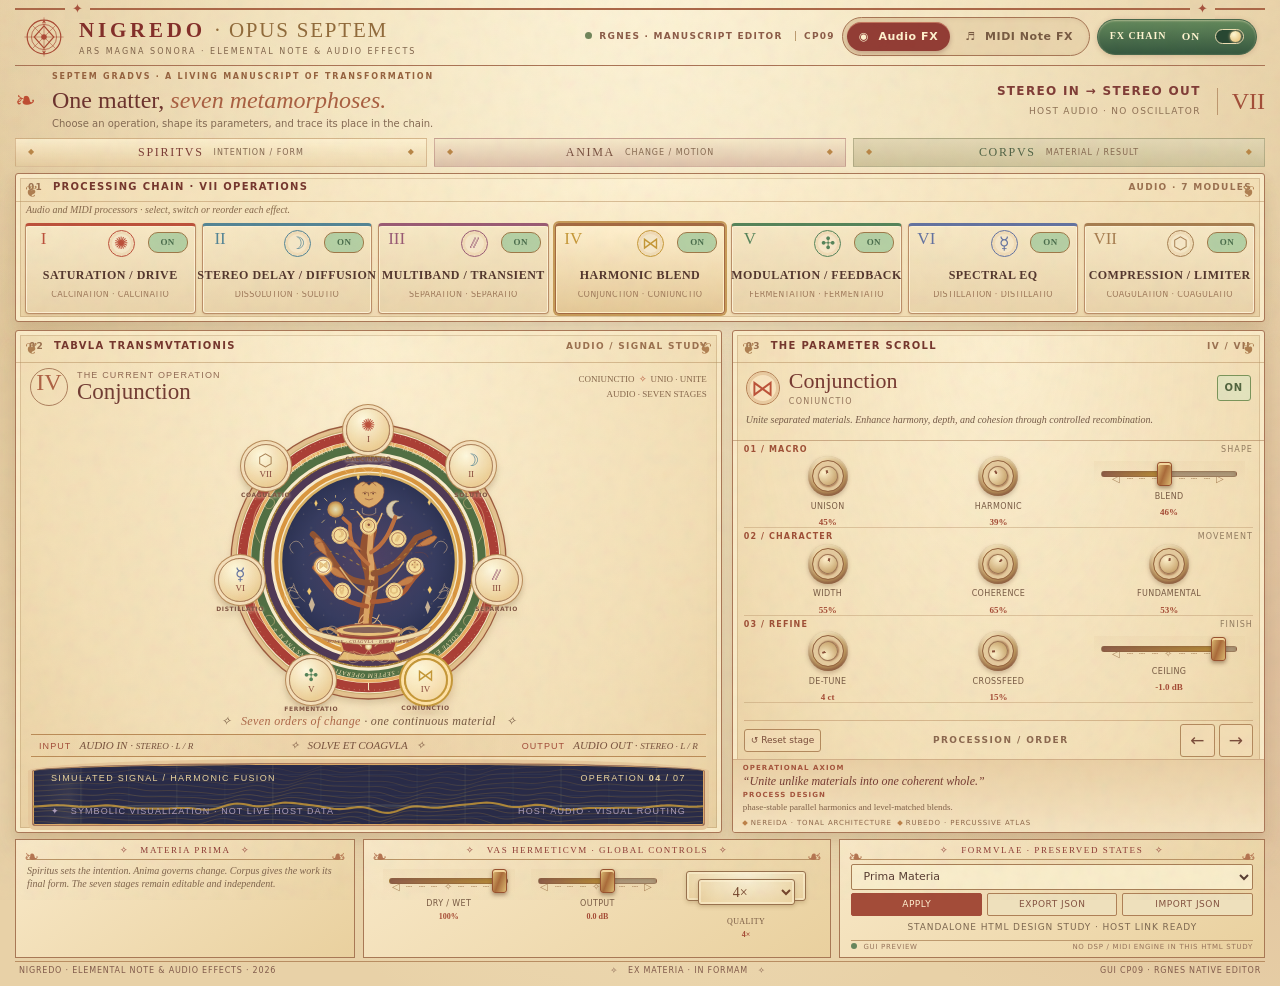
<file: Nigredo-Opus-Septem/CP10/ui/index.html>
<!doctype html>
<html lang="en">
<head><meta charset="utf-8"/><meta name="viewport" content="width=device-width, initial-scale=1"/><meta name="theme-color" content="#e9d5ad"/><meta name="description" content="Nigredo Opus Septem — an interactive manuscript-inspired GUI study for seven-stage audio and MIDI effects."/><title>Nigredo — Opus Septem · CP09 RGNES Horizontal GUI</title><link rel="stylesheet" href="styles.css"/></head>
<body><div id="app">
<header class="topbar">
 <div class="brand"><div class="brand-mark" aria-hidden="true"><svg viewBox="0 0 60 60" fill="none" xmlns="http://www.w3.org/2000/svg"><circle cx="30" cy="30" r="24" stroke="currentColor" stroke-width="1.7"/><circle cx="30" cy="30" r="18" stroke="currentColor" stroke-width="1"/><path d="M30 2v56M2 30h56M13 13l34 34M47 13 13 47" stroke="currentColor" stroke-width=".7"/><path d="M30 14l14 16-14 16-14-16z" stroke="currentColor" stroke-width="1.7"/><circle cx="30" cy="30" r="4" fill="#ad4b37"/><path d="M30 5l3 6-3-2-3 2zM30 55l3-6-3 2-3-2z" fill="currentColor"/></svg></div><div><div class="brand-name">NIGREDO <span>· OPUS SEPTEM</span></div><div class="brand-sub">ARS MAGNA SONORA · ELEMENTAL NOTE &amp; AUDIO EFFECTS</div></div></div>
 <div class="header-tools"><div class="build-status"><span class="status-dot"></span>RGNES · MANUSCRIPT EDITOR <span class="build-version">CP09</span></div><div class="mode-switch" role="group" aria-label="Effect module"><button type="button" id="audioMode" class="mode-button active" aria-pressed="true"><span class="mode-graphic">◉</span> Audio FX</button><button type="button" id="midiMode" class="mode-button" aria-pressed="false"><span class="mode-graphic">♬</span> MIDI Note FX</button></div><button id="powerBtn" type="button" class="main-power" aria-label="Turn effects chain off" aria-pressed="true" title="Toggle all seven effects stages"><span class="power-caption">FX CHAIN</span><span class="power-status" aria-live="polite">ON</span><span class="power-track" aria-hidden="true"><i class="power-thumb"></i></span></button></div>
</header>
<div class="intro"><div class="intro-lead"><span class="intro-ornament" aria-hidden="true">❧</span><div><div class="eyebrow">SEPTEM GRADVS · A LIVING MANUSCRIPT OF TRANSFORMATION</div><h1>One matter, <em>seven metamorphoses.</em></h1><p>Choose an operation, shape its parameters, and trace its place in the chain.</p></div></div><div class="intro-right"><div><b id="pathHeader">STEREO IN → STEREO OUT</b><small id="pathSubtitle">HOST AUDIO · NO OSCILLATOR</small></div><div class="counter">VII</div></div></div>
<div class="trinity" aria-hidden="true"><div class="trinity-tile"><b>SPIRITVS</b><small>INTENTION / FORM</small></div><div class="trinity-tile"><b>ANIMA</b><small>CHANGE / MOTION</small></div><div class="trinity-tile"><b>CORPVS</b><small>MATERIAL / RESULT</small></div></div>
<main class="workbench">
 <section class="illuminated stages-panel" aria-label="Seven stages"><div class="panel-heading"><span><span class="section-no">01</span> PROCESSING CHAIN · VII OPERATIONS</span><span id="chainStatusLabel">AUDIO · 7 MODULES</span></div><div class="ledger-caption">Audio and MIDI processors · select, switch or reorder each effect.</div><div class="stages-list" id="stagesList"></div><div class="stages-footer"><span class="stages-footer-mark">✥</span><div><span>As above, so below</span><small>All seven operations may be enabled, muted, and placed in a different processing order.</small></div></div></section>
 <section class="illuminated field-panel" aria-label="Alchemical transformation cosmogram"><div class="panel-heading"><span><span class="section-no">02</span> TABVLA TRANSMVTATIONIS</span><span id="fieldIdentity">AUDIO / SIGNAL STUDY</span></div>
  <div class="field-top"><div class="field-stage"><div class="stage-id" id="fieldRoman">IV</div><div><div class="field-precursor">THE CURRENT OPERATION</div><h2 id="fieldName">Conjunction</h2></div></div><div class="field-metadata"><div><span id="fieldLatin">CONIUNCTIO</span><span class="field-meta-split">✧</span><span id="fieldMotto">UNIO</span></div><span id="chainTypeLabel">AUDIO · SEVEN STAGES</span></div></div>
  <div class="cosmogram-shell"><div class="cosmogram" id="cosmogram" data-stage="3"><svg viewBox="0 0 600 600" role="img" aria-label="Cosmogram with illuminated concentric rings, seven alchemical fruit seals, a branching tree, and a vessel">
<defs>
  <radialGradient id="nightSky" cx="50%" cy="49%" r="60%"><stop offset="0" stop-color="#514364"/><stop offset=".63" stop-color="#373c60"/><stop offset="1" stop-color="#232a48"/></radialGradient>
  <radialGradient id="paperGold"><stop stop-color="#fff4c5"/><stop offset=".66" stop-color="#ead09d"/><stop offset="1" stop-color="#bb8446"/></radialGradient>
  <radialGradient id="solarGold"><stop stop-color="#fffacb"/><stop offset=".65" stop-color="#f2c66c"/><stop offset="1" stop-color="#c88643"/></radialGradient>
  <filter id="goldGlow" x="-60%" width="220%" y="-60%" height="220%"><feGaussianBlur stdDeviation="2" result="soft"/><feMerge><feMergeNode in="soft"/><feMergeNode in="SourceGraphic"/></feMerge></filter>
  <path id="upperArc" d="M 72 302 A 228 228 0 0 1 528 302"/>
  <path id="lowerArc" d="M 520 318 A 221 221 0 0 1 80 318"/>
  <pattern id="stars" patternUnits="userSpaceOnUse" width="39" height="49"><circle cx="18" cy="12" r="1" fill="#f7dcb7" opacity=".35"/><path d="M30 39h5m-2.5-2.5v5" stroke="#e3b962" stroke-width=".7" opacity=".23"/></pattern>
</defs>
<g class="ringback">
  <circle cx="300" cy="300" r="267" fill="#e4c28f" stroke="#9c5b3e" stroke-width="2.5"/>
  <circle cx="300" cy="300" r="257" fill="#f9eccd" stroke="#caaf72" stroke-width="2.2"/>
  <circle cx="300" cy="300" r="245" fill="none" stroke="#ac3f36" stroke-width="18"/>
  <circle cx="300" cy="300" r="232" fill="none" stroke="#e9ae62" stroke-width="6"/>
  <circle cx="300" cy="300" r="220" fill="none" stroke="#527044" stroke-width="16"/>
  <circle cx="300" cy="300" r="204" fill="none" stroke="#a37d36" stroke-width="4"/>
  <circle cx="300" cy="300" r="196" fill="none" stroke="#503956" stroke-width="14"/>
  <circle cx="300" cy="300" r="179" fill="none" stroke="#da973f" stroke-width="8"/>
  <circle cx="300" cy="300" r="170" fill="url(#nightSky)" stroke="#dcb465" stroke-width="5"/>
  <circle cx="300" cy="300" r="164" fill="url(#stars)" opacity=".8"/>
  <circle cx="300" cy="300" r="250" fill="none" stroke="#f8e3b2" stroke-dasharray="1 9" stroke-width="1.5" opacity=".85"/>
  <circle cx="300" cy="300" r="232" fill="none" stroke="#eacc9e" stroke-dasharray="2 12" stroke-width="1" opacity=".72"/>
  <circle cx="300" cy="300" r="204" fill="none" stroke="#ffdf9a" stroke-dasharray="1 8" stroke-width="1.5"/>
  <text class="manuscript-script"><textPath href="#upperArc" startOffset="50%" text-anchor="middle">✧ IN IGNE FORMAM  ·  IN AQVA MOTVM  ·  IN SPIRITV VITAM ✧</textPath></text>
  <text class="manuscript-script"><textPath href="#lowerArc" startOffset="50%" text-anchor="middle">✧ SOLVE ET COAGVLA  ·  SEPTEM OPERATIONES  ·  OPVS VNV M ✧</textPath></text>
  <path d="M300 50v14m0 472v14M50 300h14m472 0h14" stroke="#f8eac1" stroke-width="2"/>
</g>
<!-- Celestial emblems: solar and lunar duality. -->
<g opacity=".86"><circle cx="236" cy="199" r="16" fill="url(#solarGold)"/><path d="M236 176v-5m0 55v-6m-35-21h6m58 0h7m-58-22l6 6m36 37l7 6m-7-49l-7 7m-34 35l-6 6" stroke="#e8c981" stroke-width="1.6"/><path d="M359 183a15 15 0 1 0 7 29 18 18 0 1 1-7-29" fill="#f3e4b7" stroke="#d1b478" stroke-width="1.4"/></g>
<!-- Branching alchemical tree rising from the vessel. -->
<g class="world-tree" stroke-linecap="round" stroke-linejoin="round">
  <path d="M292 457 Q291 407 302 370 Q312 334 299 303 Q292 274 304 238" stroke="#965332" stroke-width="26" fill="none"/>
  <path d="M294 450 Q294 402 301 363 Q312 323 302 283 L305 243" stroke="#dca465" stroke-width="11" fill="none"/>
  <path d="M306 342 C264 340 249 330 225 289 Q209 262 192 247" stroke="#925433" stroke-width="12" fill="none"/>
  <path d="M310 323 C343 320 365 295 393 254 L418 244" stroke="#925433" stroke-width="12" fill="none"/>
  <path d="M300 305 C273 283 263 260 264 228 L251 216" stroke="#bd7040" stroke-width="7" fill="none"/>
  <path d="M305 282 C331 268 343 239 352 214" stroke="#bd7040" stroke-width="8" fill="none"/>
  <path d="M297 387 Q261 382 236 360 C214 339 207 321 195 312" stroke="#ad5c34" stroke-width="9" fill="none"/>
  <path d="M307 378 Q355 377 373 354 C383 338 395 324 405 315" stroke="#ad5c34" stroke-width="9" fill="none"/>
  <path d="M301 368 C267 349 260 332 245 312 M303 361 C340 345 352 323 368 301" stroke="#dcb477" stroke-width="3" fill="none"/>
  <path d="M302 240 C296 218 287 216 278 203 M304 249 C314 231 322 220 326 207" stroke="#efbf76" stroke-width="3" fill="none"/>
  <g fill="#c68149" stroke="#a85e3a" stroke-width="1.4"><path d="M220 290q-35-22-22-37 15 1 22 37"/><path d="M393 270q35-28 40-17-11 20-40 17"/><path d="M256 333q-20-30-30-20-1 16 30 20"/><path d="M350 347q32-26 39-14-8 18-39 14"/><path d="M287 278q-24-28-31-21 3 17 31 21"/></g>
  <path class="living-tendril" d="M297 430Q308 374 302 320Q262 292 226 280M302 320Q363 304 394 262"/>
</g>
<!-- Seven fruit/planet medals on branches; highlights respond to stage selection. -->
<g class="fruit-medals">
  <g class="tree-fruit fruit-0"><circle cx="300" cy="231" r="16"/><circle class="fruit-mini" cx="300" cy="231" r="12"/><text class="fruit-symbol" x="300" y="231">✺</text></g>
  <g class="tree-fruit fruit-1"><circle cx="245" cy="249" r="16"/><circle class="fruit-mini" cx="245" cy="249" r="12"/><text class="fruit-symbol" x="245" y="249">☽</text></g>
  <g class="tree-fruit fruit-2"><circle cx="357" cy="256" r="16"/><circle class="fruit-mini" cx="357" cy="256" r="12"/><text class="fruit-symbol" x="357" y="256">⫽</text></g>
  <g class="tree-fruit fruit-3"><circle cx="212" cy="309" r="16"/><circle class="fruit-mini" cx="212" cy="309" r="12"/><text class="fruit-symbol" x="212" y="309">⋈</text></g>
  <g class="tree-fruit fruit-4"><circle cx="390" cy="309" r="16"/><circle class="fruit-mini" cx="390" cy="309" r="12"/><text class="fruit-symbol" x="390" y="309">✣</text></g>
  <g class="tree-fruit fruit-5"><circle cx="249" cy="358" r="16"/><circle class="fruit-mini" cx="249" cy="358" r="12"/><text class="fruit-symbol" x="249" y="358">☿</text></g>
  <g class="tree-fruit fruit-6"><circle cx="350" cy="358" r="16"/><circle class="fruit-mini" cx="350" cy="358" r="12"/><text class="fruit-symbol" x="350" y="358">⬡</text></g>
</g>
<!-- Illuminated vessel; material enters here and is transformed. -->
<g class="vessel"><path d="M238 433Q300 455 362 433L350 473Q300 497 250 473Z" fill="#a33e38" stroke="#e1af64" stroke-width="4"/><ellipse cx="300" cy="434" rx="64" ry="12" fill="#eac37b" stroke="#9e593f" stroke-width="3"/><ellipse cx="300" cy="433" rx="50" ry="6" fill="#6f4d53" opacity=".8"/><path d="M242 446q-30 20-35-13 21-9 32 7m119 6q30 20 35-13-21-9-32 7" fill="none" stroke="#ba8c5e" stroke-width="5"/><path d="M252 474Q300 490 348 474L361 492H239Z" fill="#e5bd76" stroke="#915b45" stroke-width="2"/><path d="M255 459q18-10 32 6m57-6q-18-10-32 6" fill="none" stroke="#dcb47c" stroke-width="2"/><circle cx="300" cy="465" r="7" fill="url(#paperGold)"/></g>
<g fill="#efd3a4" opacity=".8"><path d="M184 384l6-15 6 15-6 15z"/><path d="M410 389l5-13 5 13-5 13z"/></g>

<!-- CP07 illuminated details: botanical filigree, scroll seals, etched faces and curls. -->
<g class="illuminated-miniatures" aria-hidden="true">
 <g class="filigree"><path d="M90 265c-25-37-10-72 9-85 12-9 25 3 15 14-8 9-22-1-12-12m410 83c25-37 10-72-9-85-12-9-25 3-15 14 8 9 22-1 12-12"/>
 <path d="M90 337c-25 37-10 72 9 85 12 9 25-3 15-14-8-9-22 1-12 12m410-83c25 37 10 72-9 85-12 9-25-3-15-14 8-9 22 1 12 12"/>
 <path d="M300 131c17-25 42-24 45-13 3 14-19 18-19 3m-26 10c-17-25-42-24-45-13-3 14 19 18 19 3"/>
 <path d="M300 471c19 31 37 29 41 18 5-15-14-19-16-5m-25-13c-19 31-37 29-41 18-5-15 14-19 16-5"/>
 </g>
 <g transform="translate(301 169)"><path d="M-27 7Q-34-15-20-20Q-9-29 0-17Q9-29 20-20Q34-15 27 7Q17 22 0 27Q-17 22-27 7Z" class="portrait"/>
 <path d="M-13-2q6-4 11 0m4 0q6-4 12 0m-22 11q8 5 16 0m-21-25q14-15 27 0m-15 13v7" class="portrait-ink"/><circle cx="-8" cy="-1" r="1.7" fill="#6f4135"/><circle cx="8" cy="-1" r="1.7" fill="#6f4135"/>
 <path d="M-13 27v10m26-10v10m-26 0q13 8 26 0" class="filigree"/></g>
 <g class="portrait-ink" opacity=".65"><path d="M270 216q30-14 60 0M225 271q-19-18-31 0m16 10q-17-2-26 8M376 272q16-18 28-2m-14 13q21-4 26 9"/></g>
 <g class="vessel-filigree"><path d="M263 453q10-7 20 2t18 2t18 0t18-4M270 474q30 15 60 0M246 482l-4 7 8-2 9 5 7-5 9 6 7-6 8 8 10-8 8 8 9-8 9 6 7-7 9 4 6-6"/>
 <path d="M249 443c-12-22-27-21-30-9 1 7 9 10 14 2m130 7c12-22 27-21 30-9-1 7-9 10-14 2"/></g>
 <g><path d="M166 389q-39-7-26-33 12-14 23 5-23-12-15 6 7 9 18 3" class="filigree"/>
 <path d="M434 389q39-7 26-33-12-14-23 5 23-12 15 6-7 9-18 3" class="filigree"/></g>
 <g><path d="M154 284Q140 271 154 262Q165 256 173 273M446 284Q460 271 446 262Q435 256 427 273" class="filigree"/></g>
 <path d="M155 345q-20 25-12 40m11-43q7 25 23 36m270-33q20 25 12 40m-11-43q-7 25-23 36" class="filigree"/>
 <path d="M280 419q5-12 11-16m-18 18q14 0 18-6m16-7q15 5 19 16m-5-21q-7 17-14 17" stroke="#e6b77c" fill="none" stroke-width="2"/>
 <g><path d="M178 427Q300 476 422 427L416 439Q300 483 184 440Z" fill="#efdcab" stroke="#ac764c" stroke-width="1.3"/>
  <text class="ribbon-letter" x="300" y="458" text-anchor="middle">SOLVE · COAGVLA · RENASCERE</text>
 </g>
 <g class="gold-sparks"><path d="M195 187l3-6 3 6-3 6zM415 185l3-6 3 6-3 6zM277 136l3-6 3 6-3 6zM320 130l3-6 3 6-3 6zM181 358l4-7 4 7-4 7zM415 355l4-7 4 7-4 7z"/></g>
</g>
</svg><div class="stage-path" id="stagePath" aria-label="Choose a stage from the alchemical wheel"></div></div></div>
  <div class="wheel-caption">✧ &nbsp; <span>Seven orders of change</span> · one continuous material &nbsp; ✧</div>
  <div class="hermetic-scroll"><span><b>INPUT</b> &nbsp; <span id="inputName">AUDIO IN</span> <span>·</span> <small id="inputSpec">STEREO L/R</small></span><span>✧ &nbsp; SOLVE ET COAGVLA &nbsp; ✧</span><span><b>OUTPUT</b> &nbsp; <span id="outputName">AUDIO OUT</span> <span>·</span> <small id="outputSpec">STEREO L/R</small></span></div>
  <div class="scope-block"><div id="scopeWrap" class="scope-wrap"><canvas id="scope" aria-label="Decorative animated audio or MIDI event visualization"></canvas><div class="scope-labels"><span id="scopeLabel">HARMONIC FIELD</span><span>OPERATION <b id="scopeFlow">04</b> / 07</span></div><div class="scope-bottom"><span>✦ &nbsp; SYMBOLIC VISUALIZATION · NOT LIVE HOST DATA</span><span id="safetyLabel">HOST AUDIO · VISUAL ROUTING</span></div></div></div>
 </section>
 <section class="illuminated editor-panel" aria-label="Selected stage parameter editor"><div class="panel-heading"><span><span class="section-no">03</span> THE PARAMETER SCROLL</span><span id="editorIndex">IV / VII</span></div>
  <div class="stage-editor-header"><div class="editor-title-row"><div class="editor-glyph" id="editorGlyph">⋈</div><div class="editor-names"><h2 id="editorTitle">Conjunction</h2><div id="editorLatin">CONIUNCTIO</div></div><button type="button" id="stagePower" class="stage-power on" aria-pressed="true">ON</button></div><p class="editor-desc" id="editorDesc"></p></div>
  <div class="parameters" id="parameters"></div>
  <div class="parameter-footer"><button type="button" id="resetStage" title="Reset parameters to factory stage defaults">↺ Reset stage</button><span class="micro-label">PROCESSION / ORDER</span><span><button class="move" type="button" id="moveEarlier" aria-label="Move selected stage earlier">←</button> <button class="move" type="button" id="moveLater" aria-label="Move selected stage later">→</button></span></div>
  <div class="intent-scroll"><div class="section-small">OPERATIONAL AXIOM</div><div class="intent-quote" id="stagePhrase"></div><div class="section-small">PROCESS DESIGN</div><p id="stageMethod"></p><div class="lineage"><span><i class="square"></i>NEREIDA · TONAL ARCHITECTURE</span><span><i class="square"></i>RUBEDO · PERCUSSIVE ATLAS</span></div></div>
 </section>
</main>
<div class="bottom-altar">
 <section class="altar-panel"><div class="altar-title">✧ &nbsp; MATERIA PRIMA &nbsp; ✧</div><p>Spiritus sets the intention. Anima governs change. Corpus gives the work its final form. The seven stages remain editable and independent.</p></section>
 <section class="altar-panel"><div class="altar-title">✧ &nbsp; VAS HERMETICVM · GLOBAL CONTROLS &nbsp; ✧</div><div class="master-controls" id="masterControls"></div></section>
 <section class="altar-panel"><div class="altar-title">✧ &nbsp; FORMVLAE · PRESERVED STATES &nbsp; ✧</div><div class="preset-space"><select id="presetSelect" aria-label="Choose a formula preset"></select><div class="preset-actions"><button type="button" id="applyPreset">APPLY</button><button type="button" id="savePreset">EXPORT JSON</button><button type="button" id="loadPreset">IMPORT JSON</button><input id="presetFile" type="file" accept=".json,application/json" hidden/></div></div><div id="hostNotice">STANDALONE HTML DESIGN STUDY · HOST LINK READY</div><div class="master-footer"><span><i class="safety-led"></i>GUI PREVIEW</span><span>NO DSP / MIDI ENGINE IN THIS HTML STUDY</span></div></section>
</div>
<footer class="site-footer"><div>NIGREDO · ELEMENTAL NOTE &amp; AUDIO EFFECTS · 2026</div><div>✧ &nbsp; EX MATERIA · IN FORMAM &nbsp; ✧</div><div>GUI CP09 · RGNES NATIVE EDITOR</div></footer>
</div><div class="toast" id="toast" role="status" aria-live="polite"></div>
<script src="app.js"></script></body></html>
</file>
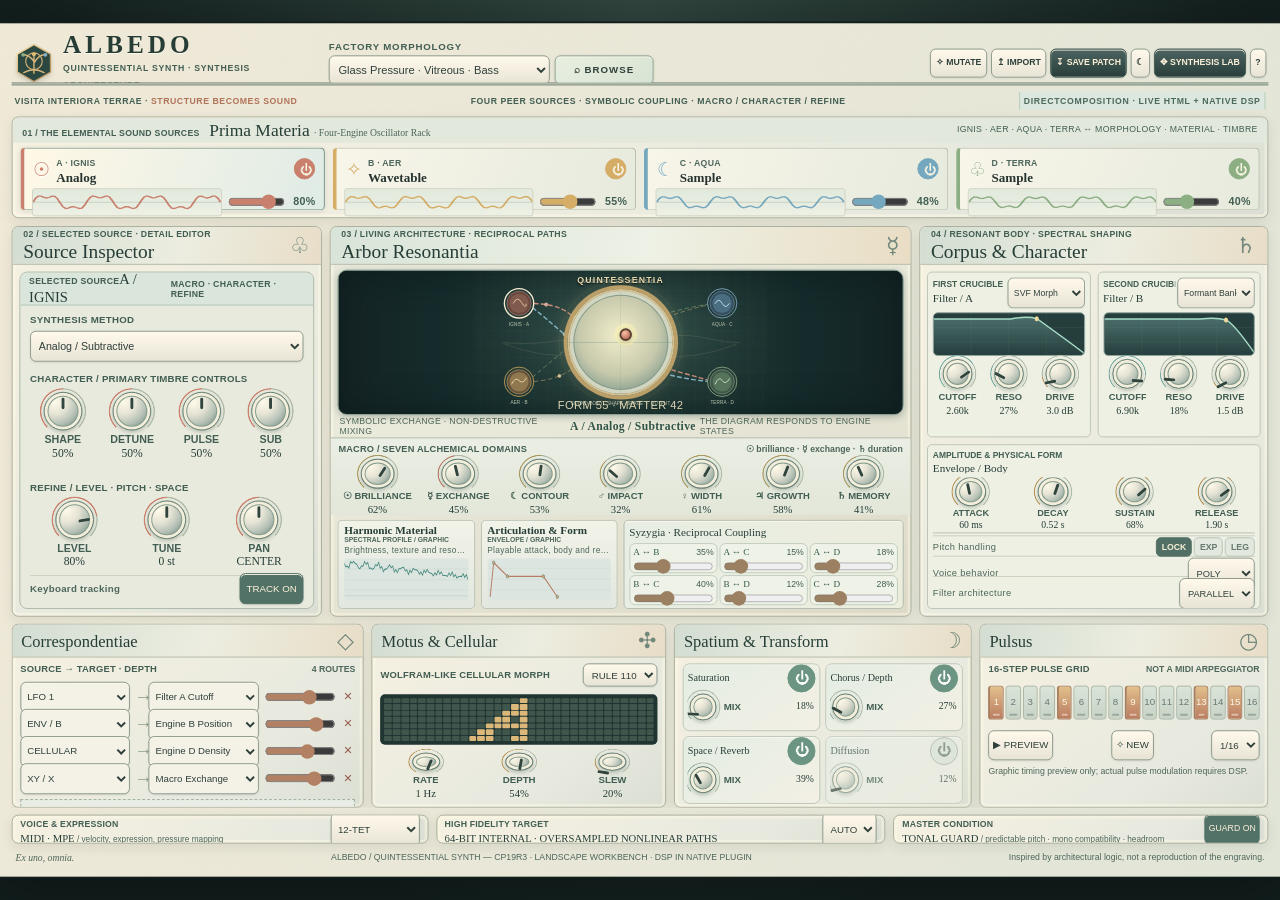
<file: Albedo-Quintessential-Synth/reference/Albedo_CP31_Aligned_Arbor_3x2.html>
<!doctype html>
<html lang="en" class="albedo-fit">
<head>
<meta charset="utf-8"/>
<meta name="viewport" content="width=device-width,initial-scale=1"/>
<meta name="theme-color" content="#1a2728"/>
<title>ALBEDO · Quintessential Synth — CP31 CP22 Landscape / 3:2 DirectComposition</title>
<style>
:root{--bg:#101a1d;--ground:#182527;--ink:#26332f;--paper:#f0e9d8;--paper2:#e9dfcc;--panel:#e5e6d8;--frame:#b1a48d;--muted:#687b75;--teal:#496c69;--rose:#bf7367;--blue:#658eac;--ochre:#b79456;--moss:#7a967a;--gold:#c09c59;--display:#1d302f;--e0:#c9806d;--e1:#d5ad67;--e2:#75a8be;--e3:#8cae83;--border:#b5b29d}
*{box-sizing:border-box}html{min-height:100%;scroll-behavior:smooth}body{margin:0;min-height:100vh;background:radial-gradient(ellipse at top,#394c49,#172425 48%,#101a1d);font:12px/1.4 'Segoe UI',Arial,sans-serif;color:var(--ink)}button,select,input{font:inherit}button{cursor:pointer}select{cursor:pointer}button:focus-visible,select:focus-visible,input:focus-visible,.dial:focus-visible,.morph-pad:focus-visible{outline:2px solid #1b7992;outline-offset:3px}
.page{max-width:1790px;min-height:100vh;margin:auto;padding:14px 16px 18px;background:linear-gradient(110deg,#f0e9d7 0%,#e8e7d8 58%,#e1e5d7 100%);box-shadow:0 0 0 2px #131d1c,0 0 65px #0006;position:relative;isolation:isolate}.page:before{content:"";position:absolute;inset:0;pointer-events:none;z-index:-1;opacity:.2;background-image:url("data:image/svg+xml,%3Csvg xmlns='http://www.w3.org/2000/svg' width='130' height='130'%3E%3Cfilter id='n'%3E%3CfeTurbulence type='fractalNoise' baseFrequency='.62' numOctaves='2'/%3E%3C/filter%3E%3Crect width='130' height='130' filter='url(%23n)' opacity='.11'/%3E%3C/svg%3E")}
header{display:grid;grid-template-columns:minmax(215px,1fr) minmax(200px,1fr) auto;gap:18px;align-items:center;padding:8px 6px 14px;border-bottom:3px double #657c6c}.brand{display:flex;align-items:center;gap:13px}.brand svg{width:50px;height:52px;filter:drop-shadow(0 3px 2px #4b463633)}.brand strong{font:600 31px/1 Georgia,serif;letter-spacing:.17em;display:block}.brand small{font:700 9px/1.6 Arial,sans-serif;letter-spacing:.22em;color:#647a6e}.phead{display:flex;align-items:center;justify-content:center;gap:10px}.phead label{font-size:9px;font-weight:700;letter-spacing:.17em;color:#68786e}.phead select{min-width:238px;max-width:290px}.control-button,select,.tiny-button{border:1px solid #8d9a8d;border-radius:6px;padding:8px 10px;background:linear-gradient(#fff9ec,#e8e4d5);color:#2f403b;box-shadow:inset 0 1px 0 #fff7e7,0 1px 2px #53615723}.control-button{font-size:10px;font-weight:750;letter-spacing:.09em;white-space:nowrap}.control-button:hover,.tiny-button:hover{background:linear-gradient(#fffaee,#d6dfd3)}.control-button.dark{background:linear-gradient(#4c6461,#293e3b);color:#fbefd7;border-color:#38514c}.actions{display:flex;flex-wrap:wrap;justify-content:flex-end;gap:7px}.meta{display:flex;justify-content:space-between;gap:10px;flex-wrap:wrap;padding:9px 4px 13px;align-items:center;font:700 9px Arial,sans-serif;letter-spacing:.17em;color:#677c73}.meta em{font-style:normal;color:#b17359}.meta .design{background:#dce8df;border:1px solid #b7ccbb;padding:4px 8px;color:#4d685d;font-size:9px;letter-spacing:.13em}
.layout{display:grid;grid-template-columns:minmax(274px,325px) minmax(480px,1fr) minmax(276px,330px);gap:12px;align-items:stretch}.surface{min-width:0;border:1px solid #abb09e;background:linear-gradient(143deg,#f6f1e1,#e7e9df 73%,#dbded3);box-shadow:inset 0 0 0 3px #fff9e66c,0 4px 12px #33413719;border-radius:12px 12px 9px 9px;overflow:hidden}.surface-title{height:65px;background:linear-gradient(105deg,#d3ddd2,#ecede0 55%,#e8ddc7);border-bottom:1px solid #b5baa8;display:flex;align-items:center;justify-content:space-between;padding:12px 15px;gap:12px}.eyebrow{font:750 9px Arial,sans-serif;letter-spacing:.19em;color:#738279;text-transform:uppercase}.surface-title h2{font:normal 19px/1.2 Georgia,serif;margin:4px 0 0;letter-spacing:.025em}.surface-title .seal{font:30px Georgia,serif;color:#71877b}.bodypad{padding:13px}.section-caption{font:750 9px Arial,sans-serif;letter-spacing:.18em;color:#79877d;text-transform:uppercase}.subrow{display:flex;align-items:center;justify-content:space-between;gap:7px}.micro{font:700 9px Arial,sans-serif;color:#73837a;letter-spacing:.09em}.divider{height:1px;background:#bcc1b1;margin:11px 0}
/* source cards */
.sources{display:grid;gap:7px}.source-card{border:1px solid #b5bba9;border-left:4px solid var(--tone);padding:8px 9px;background:linear-gradient(112deg,#f8f5e9,#e6eadd);border-radius:6px;min-width:0;transition:background .12s,border-color .12s}.source-card.selected{background:linear-gradient(112deg,#fff8e6,#dfebe6);border-color:#66887d;border-left-color:var(--tone);box-shadow:0 1px 5px #233f3b22}.source-top{display:grid;grid-template-columns:32px minmax(0,1fr) 25px;gap:8px;align-items:center}.engine-letter{font:25px Georgia,serif;color:var(--tone);text-align:center;text-shadow:0 1px white}.engine-text{min-width:0;cursor:pointer}.engine-text strong{font:600 15px Georgia,serif;white-space:nowrap;overflow:hidden;text-overflow:ellipsis;display:block}.engine-text small{font:750 8px Arial,sans-serif;letter-spacing:.13em;color:#728279;text-transform:uppercase}.power{width:24px;height:24px;border:1px solid #98a89e;border-radius:50%;background:#e4e7d9;color:#607b6e;font:16px Arial,sans-serif;line-height:1}.power.on{color:#f8f4e4;background:var(--tone);border-color:var(--tone)}.source-card:not(.enabled){opacity:.58}.source-bottom{display:flex;align-items:center;gap:7px;margin-top:7px}.wave{height:33px;min-width:0;flex:1;display:block;border:1px solid #d1d3c5;border-radius:3px;background:linear-gradient(#e1e9dd,#eef0e4)}.mini-track{flex:0 0 67px;display:flex;align-items:center;gap:4px}.mini-track input{width:100%;accent-color:var(--tone);height:12px}.source-card .numeric{font-size:9px;color:#688175;min-width:24px;text-align:right}
.inspector{margin-top:10px;border:1px solid #acb9a8;border-radius:8px;overflow:hidden;background:#e9eade}.inspector-head{display:flex;justify-content:space-between;align-items:center;padding:10px;background:#dae5dc;border-bottom:1px solid #b5c5b8}.inspector-head strong{font:18px Georgia,serif}.inspector-head small{font:700 9px Arial,sans-serif;letter-spacing:.09em;color:#678174}.inspector-body{padding:10px}.inspector-body label{font:700 9px Arial,sans-serif;letter-spacing:.11em;color:#728477}.inspector-body select{width:100%;margin:6px 0 10px;font-size:12px}.knob-grid{display:grid;grid-template-columns:repeat(4,minmax(0,1fr));gap:9px 4px}.knob-grid.three{grid-template-columns:repeat(3,minmax(0,1fr))}.knob-grid.two{grid-template-columns:repeat(2,minmax(0,1fr))}.param{display:flex;flex-direction:column;align-items:center;justify-content:flex-start;min-width:0;text-align:center}.param-label{font:750 9px Arial,sans-serif;text-transform:uppercase;letter-spacing:.07em;color:#687b73;white-space:nowrap;max-width:100%;overflow:hidden;text-overflow:ellipsis;margin:5px 0 0}.param-value{font:12px Georgia,serif;color:#344c47;margin-top:3px;white-space:nowrap;font-variant-numeric:tabular-nums}.dial{--fill:.5;--dialcolor:var(--gold);width:46px;height:46px;position:relative;border-radius:50%;cursor:ns-resize;touch-action:none;outline-offset:4px;background:radial-gradient(circle at 28% 25%,#fffae9 0%,#e6e4d5 32%,#b6c1b6 58%,#7d9388 80%,#526c60 100%);border:1px solid #647d71;box-shadow:inset 0 0 0 3px #f2eedb,inset 0 0 0 4px #849c8d,0 2px 4px #3b514144}.dial:before{content:'';position:absolute;inset:-5px;border-radius:50%;background:conic-gradient(from 225deg,var(--dialcolor) 0 calc(var(--fill) * 270deg),#aebbaa calc(var(--fill) * 270deg) 270deg,transparent 270deg 360deg);-webkit-mask:radial-gradient(transparent 65%,#000 67%);mask:radial-gradient(transparent 65%,#000 67%)}.dial:after{content:'';position:absolute;top:5px;left:50%;width:3px;height:14px;border-radius:2px;background:#31453d;transform-origin:50% 18px;transform:translateX(-50%) rotate(calc(-135deg + var(--fill)*270deg));box-shadow:0 0 1px #fff}.dial.medium{width:53px;height:53px}.dial.medium:after{height:16px;transform-origin:50% 20px}
/* structural center */
.center{background:linear-gradient(160deg,#e8e9dc,#eaeadb 39%,#ddd9c7);display:flex;flex-direction:column}.center .surface-title{background:linear-gradient(100deg,#d9e4d8,#eef1e5 55%,#e9ddc4)}.network{position:relative;overflow:hidden;margin:10px 10px 0;border-radius:10px;border:1px solid #82988d;background:radial-gradient(circle at 50% 46%,#2b4540,#152b2b 63%,#152324);height:342px;box-shadow:inset 0 0 35px #071919a8,0 2px 8px #1a37304a}.network svg{position:absolute;inset:0;width:100%;height:100%;display:block}.network .n-label{font:9px Arial,sans-serif;letter-spacing:.13em;fill:#c1cbb5}.network .n-big{font:18px Georgia,serif;fill:#f4ead0}.network .conduit{fill:none;stroke-width:2.2;opacity:.48;stroke-linecap:round;stroke-dasharray:7 9;animation:flow 16s linear infinite}.network .conduit.active{opacity:.95;stroke-width:3.3}.network .conduit.off{opacity:.06}@keyframes flow{to{stroke-dashoffset:-300}}.node{cursor:pointer;outline:0}.node:focus .node-outline{stroke:white;stroke-width:3}.node circle{transition:r .2s}.node.selected .node-outline{stroke:#f5ecd2;stroke-width:3.2}.node.off{opacity:.28}.node:hover .node-outline{stroke:#fff4d7}.morph-panel{position:absolute;left:50%;top:50%;transform:translate(-50%,-50%);display:flex;flex-direction:column;align-items:center;gap:5px;pointer-events:none}.morph-pad{pointer-events:auto;width:126px;height:126px;border-radius:50%;position:relative;cursor:crosshair;touch-action:none;overflow:hidden;border:2px solid #d5c090;background:radial-gradient(circle at 48% 43%,#f1edca,#c7c9ac 50%,#7f9a8c 78%,#2c4b44 100%);box-shadow:inset 0 0 0 4px #d2d5bf,inset 0 0 0 5px #849b8c,0 0 0 4px #bb9f68,0 0 20px #dacb9054}.morph-pad:before{content:'';position:absolute;inset:0;background:linear-gradient(transparent calc(50% - .5px),#668d7a70 50%,transparent calc(50% + .5px)),linear-gradient(90deg,transparent calc(50% - .5px),#668d7a70 50%,transparent calc(50% + .5px));opacity:.9}.morph-pad .aim{position:absolute;left:50%;top:50%;width:18px;height:18px;border-radius:50%;background:radial-gradient(circle at 35% 30%,#f7c0a1,#ae594f);border:2px solid #5c3e31;box-shadow:0 0 0 5px #fff5b282,0 2px 5px #0005;transform:translate(-50%,-50%);pointer-events:none}.morph-panel .caption{font:750 9px Arial,sans-serif;letter-spacing:.2em;color:#e4d9ae;text-shadow:0 1px 2px #000}.morph-panel .coords{font:10px Arial,sans-serif;color:#dfd5b5}
.signal-label{margin:9px 12px 7px;display:flex;justify-content:space-between;align-items:center;gap:8px;color:#698177;font-size:10px}.signal-label strong{font:600 15px Georgia,serif;color:#38574d}.macro-deck{padding:10px 10px 12px;background:linear-gradient(#ebeee4,#e2e7d9);border-top:1px solid #b2bdaf}.macro-deck .knob-grid{grid-template-columns:repeat(7,minmax(0,1fr));gap:4px}.macro-deck .dial{width:42px;height:42px}.macro-deck .dial:after{height:12px;transform-origin:50% 17px}.macro-deck .param-label{font-size:8px}.macro-deck .param-value{font-size:11px}.macro-caption{display:flex;justify-content:space-between;align-items:center;margin-bottom:12px}.field-notes{display:grid;grid-template-columns:1fr 1fr;gap:9px;padding:11px}.visual-card{border:1px solid #bbc5b7;background:linear-gradient(#f2f3e8,#e2e7df);padding:9px 10px;border-radius:8px;min-width:0}.visual-card h3{font:650 12px Georgia,serif;margin:2px 0 2px}.visual-card p{font-size:9px;color:#798b7f;margin:0}.visual-card svg{display:block;width:100%;height:73px;margin:6px 0 0;border-radius:4px;background:#dce5df}
/* reciprocal source coupling */
.coupling-deck{margin:0 11px 11px;padding:11px 13px 12px;border:1px solid #b3beb2;border-radius:9px;background:linear-gradient(120deg,#e8eee4,#eceddd);box-shadow:inset 0 1px #fff8ed}
.coupling-head{display:flex;justify-content:space-between;gap:9px;align-items:baseline;margin-bottom:9px}.coupling-head h3{font:17px Georgia,serif;margin:0}.coupling-head small{font:700 9px Arial,sans-serif;letter-spacing:.13em;color:#7b8c7b}
.coupling-grid{display:grid;grid-template-columns:repeat(3,minmax(0,1fr));gap:7px 13px}
.couple-item{border:1px solid #c2cebf;border-radius:6px;background:#eff2e7;min-width:0;padding:7px 8px}.couple-item .subrow{margin-bottom:5px}.couple-item strong{font:13px Georgia,serif;color:#48665a}.couple-item output{font:10px Arial,sans-serif;color:#768b80}.couple-item input{width:100%;height:10px;accent-color:#9c8062;margin:0}.couple-item small{color:#839486;font-size:8px}
.page.nigredo .coupling-deck,.page.nigredo .couple-item{background:#344942;color:#e7e9d8;border-color:#627468}
.page.nigredo .couple-item strong{color:#e9e3d1}
@media(max-width:540px){.coupling-grid{grid-template-columns:repeat(2,minmax(0,1fr))}}
/* tone sculpt */
.shapers{display:grid;gap:10px}.shape-block{background:#eef0e4;border:1px solid #bec5b6;border-radius:8px;padding:11px}.shape-head{display:flex;justify-content:space-between;align-items:center;gap:8px;margin-bottom:8px}.shape-head strong{font:16px Georgia,serif}.shape-head small{font:9px Arial,sans-serif;letter-spacing:.1em;color:#7c8c7d}.shape-head select{max-width:150px;padding:5px 6px;font-size:10px}.filter-vis{height:58px;width:100%;background:#253e3d;border:1px solid #8fa49b;border-radius:5px;display:block;margin:5px 0 10px}.shape-block .knob-grid{gap:7px 4px}.callrow{display:flex;align-items:center;justify-content:space-between;gap:8px;padding:7px 0;font-size:10px;border-top:1px solid #ccd0bf}.callrow label{color:#546a60}.callrow select{max-width:145px;font-size:10px;padding:5px}.callrow .tiny-button{font-size:9px;padding:5px 8px}.tiny-button.active{background:#527167;color:#fff4dc;border-color:#527167}.segment{display:flex;gap:5px;flex-wrap:wrap}.segment button{border:1px solid #b9c5b7;border-radius:5px;background:#e2e8dd;padding:6px 9px;font:750 9px Arial,sans-serif;color:#65796e}.segment button.active{background:#526f65;color:#f7efd8;border-color:#527166}
/* lower modules */
.lower{display:grid;grid-template-columns:1.23fr .98fr .94fr .92fr;gap:12px;margin-top:12px;align-items:stretch}.lower .surface-title{height:55px;padding:10px 13px}.lower .surface-title h2{font-size:17px}.lower .bodypad{padding:10px}.route-row{display:grid;grid-template-columns:minmax(0,1fr) 14px minmax(0,1fr) minmax(66px,.78fr) 22px;align-items:center;gap:5px;margin:5px 0}.route-row select{width:100%;font-size:10px;padding:6px 3px;background:#f4f2e7}.route-row .rarr{color:#8b9e82;font-size:16px;text-align:center}.route-row input[type=range]{min-width:0;width:100%;accent-color:#b28163}.remove{width:21px;height:23px;border:0;background:none;color:#95594d;font-size:19px}.add-route{width:100%;margin-top:8px;padding:7px;font:750 9px Arial,sans-serif;letter-spacing:.11em;border:1px dashed #9fae9e;background:#e8eee5;color:#527263;cursor:pointer}.motion-head{display:flex;gap:8px;align-items:center;justify-content:space-between}.motion-head select{font-size:10px;padding:5px}.automata{display:grid;grid-template-columns:repeat(32,minmax(0,1fr));gap:1px;margin:8px 0 10px;background:#203532;padding:5px;border-radius:5px}.cell{aspect-ratio:1;min-width:0;background:#40554b;border-radius:1px}.cell.alive{background:#dbb779;box-shadow:0 0 4px #f4d59588}.lfo-small{height:55px;background:#e1e9e1;border:1px solid #bdc6b8;border-radius:5px;display:block;width:100%;margin-top:9px}.motion-controls{display:grid;grid-template-columns:repeat(3,minmax(0,1fr));gap:7px}.fx-line{display:grid;grid-template-columns:1fr minmax(60px,1fr) 25px;gap:7px;align-items:center;padding:9px 0;border-bottom:1px solid #c8cebe}.fx-line strong{font:13px Georgia,serif}.fx-line small{display:block;font-size:9px;color:#859486}.fx-line input{width:100%;accent-color:#72988b}.fx-line button{height:23px;width:23px;border:1px solid #94aa9a;background:#d9e5d9;border-radius:50%;color:#516a5e}.fx-line button.on{background:#789984;color:#fff}.steps{display:grid;grid-template-columns:repeat(16,minmax(0,1fr));gap:3px;margin:12px 0 7px}.step{border:1px solid #a8b6a7;border-radius:3px;height:49px;padding:0;background:linear-gradient(#dae4d9,#c8d3c6);font-size:8px;color:#697a71;position:relative}.step:nth-child(4n+1){border-left:2px solid #647a70}.step.on{background:linear-gradient(#e2c08b,#ba7b61);color:#fdf7ea;border-color:#a77e5e}.step:after{content:'';position:absolute;bottom:5px;left:4px;right:4px;height:3px;background:currentColor;opacity:.5}.step.current{box-shadow:0 0 0 2px #486f62;z-index:1}.pattern-controls{display:flex;align-items:center;justify-content:space-between;gap:6px;flex-wrap:wrap}.pattern-controls button,.pattern-controls select{font-size:10px;padding:6px 7px}.pattern-note{font:9px/1.6 Arial,sans-serif;color:#7b887b;margin-top:7px}
.utility{display:grid;grid-template-columns:1fr 1fr 1fr;gap:12px;margin-top:12px}.utility .surface{padding:11px 14px;min-height:72px}.utility strong{font:16px Georgia,serif}.utility p{font-size:10px;line-height:1.6;color:#738579;margin:5px 0 0}.utility select{font-size:10px;padding:5px}.utility .subrow{align-items:flex-start}.footer{display:flex;align-items:center;justify-content:space-between;flex-wrap:wrap;gap:10px;margin:12px 2px 0;color:#6d7e72;font:10px Arial,sans-serif}.footer em{font:italic 14px Georgia,serif}.toast{position:fixed;bottom:22px;left:50%;z-index:200;background:#253c38;color:#f7ebd5;padding:11px 18px;border:1px solid #b19b6e;border-radius:7px;box-shadow:0 9px 22px #0005;transform:translate(-50%,20px);opacity:0;pointer-events:none;transition:all .25s;max-width:90vw}.toast.show{opacity:1;transform:translate(-50%,0)}
.dialog-back{display:none;position:fixed;z-index:100;inset:0;background:#102021cc;padding:15px;align-items:center;justify-content:center}.dialog-back.show{display:flex}.dialog{background:#f2ecdb;color:#283a34;width:min(700px,96vw);max-height:90vh;overflow:auto;padding:24px 30px;border:3px double #7b8b77;border-radius:14px;box-shadow:0 22px 70px #0007}.dialog h2{font:normal 30px Georgia,serif}.dialog p,.dialog li{font:13px/1.75 Georgia,serif}.dialog button{float:right}.dialog h3{font:19px Georgia,serif;margin-bottom:6px}
.page.nigredo{--paper:#212d2c;--ink:#e6e8dc;--border:#4d615b;--muted:#c3c8b9;background:linear-gradient(100deg,#1e302f,#2a3534 56%,#29342f);color:#e5e8df}.page.nigredo .surface{background:linear-gradient(#304340,#293a38);color:#e3e6d7;border-color:#53675e}.page.nigredo .surface-title{background:linear-gradient(#3b524b,#344a45);border-color:#61726a}.page.nigredo .surface-title h2,.page.nigredo .brand strong,.page.nigredo .param-value,.page.nigredo .visual-card h3,.page.nigredo .inspector-head strong{color:#f1ecd9}.page.nigredo .inspector,.page.nigredo .inspector-head,.page.nigredo .shape-block,.page.nigredo .visual-card,.page.nigredo .source-card,.page.nigredo .macro-deck{background:#344942;color:#e7e7d8;border-color:#65746b}.page.nigredo .source-card.selected{background:#426057}.page.nigredo .control-button,.page.nigredo select,.page.nigredo .tiny-button,.page.nigredo .route-row select{background:#3a514b;color:#eff0e1;border-color:#738376}.page.nigredo .surface .micro,.page.nigredo .param-label,.page.nigredo .section-caption{color:#c1d0bc}.page.nigredo .signal-label strong{color:#e5e7d7}.page.nigredo .meta,.page.nigredo .footer{color:#b4cbb9}
@media(max-width:1330px){.layout{grid-template-columns:minmax(270px,300px) minmax(420px,1fr) minmax(270px,310px);gap:9px}.lower{gap:9px}.page{padding:10px}.network{height:320px}.macro-deck .dial{width:38px;height:38px}.macro-deck .param-label{font-size:7px}}
@media(max-width:1120px){header{grid-template-columns:1fr auto}.phead{grid-column:1;grid-row:2;justify-content:flex-start}.actions{grid-column:2;grid-row:1/3}.layout{grid-template-columns:minmax(290px,.85fr) minmax(470px,1.3fr)}.center{grid-column:2;grid-row:1}.shape-panel{grid-column:1/-1}.shapers{grid-template-columns:repeat(3,minmax(0,1fr))}.lower{grid-template-columns:1fr 1fr}.utility{grid-template-columns:1fr 1fr}}
@media(max-width:760px){header{display:flex;flex-wrap:wrap;gap:10px}.actions{justify-content:flex-start}.phead{width:100%;justify-content:flex-start}.meta{font-size:8px}.layout,.lower,.utility{display:flex;flex-direction:column}.center{order:-1}.shape-panel{order:1}.shapers{grid-template-columns:1fr}.network{height:300px}.macro-deck .knob-grid{grid-template-columns:repeat(4,minmax(0,1fr));gap:12px 6px}.macro-deck .dial{width:45px;height:45px}.field-notes{grid-template-columns:1fr 1fr}.source-card{max-width:none}.sources{grid-template-columns:1fr 1fr}.source-top{grid-template-columns:24px minmax(0,1fr) 23px}.engine-text strong{font-size:13px}.engine-letter{font-size:20px}}
@media(max-width:480px){.page{padding:8px}.brand strong{font-size:25px}.brand svg{width:41px;height:42px}.actions{gap:4px}.control-button{padding:7px 8px;font-size:9px}.phead select{min-width:190px}.sources{grid-template-columns:1fr}.network{height:275px;margin:7px 7px 0}.morph-pad{width:103px;height:103px}.macro-deck .knob-grid{grid-template-columns:repeat(4,minmax(0,1fr))}.field-notes{grid-template-columns:1fr}.surface-title h2{font-size:17px}.utility .surface{width:100%}}
@media(prefers-reduced-motion:reduce){.network .conduit{animation:none}}

/* CP04: RG NES native-compatible Synthesis Lab controls; no change to original arrangement */
#cp04Lab{position:fixed;inset:0;z-index:999;background:#081513d9;display:none;align-items:center;justify-content:center;padding:16px}#cp04Lab.open{display:flex}
#cp04Lab .cp-frame{width:min(1190px,99vw);max-height:96vh;overflow:auto;border:3px double #7c987e;border-radius:14px;background:linear-gradient(130deg,#f1ecda,#d4ded4);color:#2f423b;box-shadow:0 15px 65px #0008}
#cp04Lab header{background:linear-gradient(90deg,#315348,#456f65);padding:20px 25px;display:flex;justify-content:space-between;align-items:center;gap:8px}#cp04Lab header h2{font:normal 32px Georgia,serif;color:#f2dfb9;margin:0}#cp04Lab header small{color:#e6e5cb;letter-spacing:.2em}
#cp04Lab .cp-inner{padding:15px 22px 24px}#cp04Lab .cp-tabs{display:grid;grid-template-columns:repeat(4,1fr);gap:8px}#cp04Lab .cp-tabs button{padding:13px 9px;border:1px solid #829989;background:#e5ecdf;border-radius:6px;color:#2e5044;font-weight:700}#cp04Lab .cp-tabs button.on{background:#385c50;color:#ffe8b5;border-color:#b79864}
#cp04Lab .cp-heading{margin:20px 0 10px;border-bottom:2px solid #88a48b;padding:8px 0;letter-spacing:.12em;font-weight:800;color:#4b6c5c;font-size:11px}
#cp04Lab .cp-controls{display:grid;grid-template-columns:repeat(6,1fr);gap:10px}#cp04Lab .cp-control{min-width:0;min-height:136px;background:linear-gradient(140deg,#fff8e6,#d1dfd3);border:1px solid #a5b9a4;border-radius:8px;display:flex;flex-direction:column;align-items:center;justify-content:center;gap:8px;padding:8px 5px}
#cp04Lab .cp-control label{font-size:10px;letter-spacing:.04em;font-weight:750;color:#506c61;text-align:center}#cp04Lab .cp-control output{font:12px Georgia,serif;color:#385849;text-align:center;white-space:normal;min-height:18px}#cp04Lab .cp-control .cp-id{font-size:9px;color:#889c8d}
#cp04Lab .cp-knob{position:relative;width:63px;height:63px;touch-action:none;cursor:ns-resize;border-radius:50%;background:radial-gradient(circle at 32% 26%,#fff7da,#cecaaa 53%,#638275 80%,#3d534a);border:3px solid #849a86;box-shadow:inset 0 0 0 5px #e1dfc2,0 3px 4px #233a3055}
#cp04Lab .cp-knob:after{content:'';position:absolute;top:6px;left:calc(50% - 2px);width:4px;height:17px;border-radius:3px;background:#2d4439;transform-origin:2px 22px;transform:rotate(calc(-135deg + var(--pct)*2.7deg))}#cp04Lab .cp-control select{font-size:11px;width:97%}#cp04Lab .cp-control input[type=range]{accent-color:#537a65;width:95%}
#cp04Lab footer{display:flex;gap:12px;justify-content:space-between;margin-top:17px;border-top:1px solid #a7b6a3;padding:13px 0;font-size:10px;letter-spacing:.05em;color:#557164}
@media(max-width:900px){#cp04Lab .cp-controls{grid-template-columns:repeat(4,1fr)}}@media(max-width:560px){#cp04Lab{padding:5px}#cp04Lab .cp-controls{grid-template-columns:repeat(2,1fr)}#cp04Lab .cp-tabs{grid-template-columns:repeat(2,1fr)}#cp04Lab header h2{font-size:24px}#cp04Lab .cp-inner{padding:9px}}

/* CP05 / HORIZONTAL WORKBENCH — ALBEDO native design reference.
   Four source chambers are a single independent top row. No page-image hit regions.
   Core, character, motion and modulation fit in a landscape studio-console hierarchy. */
@media (min-width:1381px) {
 .page {max-width:1920px;padding:9px 15px 12px;min-height:0}
 header{padding:5px 5px 7px;gap:9px;grid-template-columns:minmax(250px,1fr) minmax(240px,.8fr) auto}
 .brand svg{width:37px;height:39px}.brand strong{font-size:25px}.brand small{font-size:8px}
 .control-button{padding:6px 9px}.meta{padding:5px 4px 8px;font-size:8px}
 .layout{display:grid;grid-template-columns:minmax(325px,.88fr) minmax(600px,1.64fr) minmax(335px,.92fr);grid-template-areas:'rack rack rack' 'inspect core shape';grid-template-rows:auto auto;align-items:stretch;gap:9px}
 .engine-rack{grid-area:rack;min-width:0}
 .rack-header{display:flex;justify-content:space-between;gap:18px;align-items:center;padding:6px 13px 4px;background:linear-gradient(100deg,#d4dfd2,#ecebdc,#e9dcc7);border-bottom:1px solid #acb8a8;min-height:43px}
 .rack-header h2{margin:0;font:normal 19px Georgia,serif}.rack-header h2 span{font:11px Georgia,serif;color:#687d73}.rack-status{font:750 9px Arial,sans-serif;letter-spacing:.11em;color:#6f8174}.rack-status b{color:#ac8060}
 .rack-body{padding:7px 10px}
 .engine-rack .sources{display:grid;grid-template-columns:repeat(4,minmax(0,1fr));gap:8px}
 .engine-rack .source-card{min-height:90px;padding:7px 9px}
 .engine-rack .source-bottom{margin-top:6px}.engine-rack .wave{height:27px}
 .engine-rack .source-top{grid-template-columns:32px 1fr 25px}.engine-rack .source-card .numeric{font-size:10px}
 .source-panel{grid-area:inspect;min-width:0}.center{grid-area:core;min-width:0}.shape-panel{grid-area:shape;min-width:0}
 .source-panel .surface-title{height:46px}.source-panel .surface-title h2,.center .surface-title h2,.shape-panel .surface-title h2{font-size:17px}
 .source-panel .bodypad{padding:8px}.source-panel .inspector{margin:0}
 .inspector-head{padding:7px 10px}.inspector-head strong{font-size:16px}.inspector-body{padding:8px}
 .source-panel .inspector-body select{margin:4px 0 7px;padding:6px}
 .source-panel .knob-grid{gap:5px 4px}.source-panel .dial{width:45px;height:45px}.source-panel .divider{margin:7px 0}
 .source-panel .param-label{font-size:8px;margin-top:3px}.source-panel .param-value{font-size:11px;margin-top:1px}
 .source-panel .inspector-body .section-caption{font-size:8px}
 .center .surface-title,.shape-panel .surface-title{height:46px}
 .network{height:232px;margin:7px 9px 0}.morph-pad{width:106px;height:106px}.morph-panel{top:55%!important}
 .signal-label{padding:6px 10px!important;font-size:9px}
 .macro-deck{padding:6px 10px!important}.macro-caption{margin-bottom:4px!important}
 .macro-deck .dial{width:43px;height:43px}.macro-deck .param-label{font-size:8px;margin-top:3px}.macro-deck .param-value{font-size:10px}
 .field-notes{padding:5px 8px!important;gap:8px}.field-notes .visual-card{padding:7px 10px!important}.field-notes .visual-card p{margin:3px 0!important;font-size:10px}.field-notes svg{height:38px!important}.field-notes h3{font-size:13px!important}
 .coupling-deck{margin:4px 8px 8px!important;padding:7px 10px!important}.coupling-head{margin-bottom:5px!important}.coupling-head h3{font-size:14px!important}.coupling-grid{gap:4px 8px}
 .couple-item{padding:4px 6px!important}.couple-item small{display:none}.couple-item input{margin:1px 0!important}
 .shape-panel .bodypad{padding:7px}.shape-block{margin-bottom:6px!important;padding:5px 7px!important}
 .shape-head{margin-bottom:3px!important}.filter-vis{height:35px!important}.shape-panel .dial{width:41px;height:41px}.shape-panel .dial.medium{width:43px;height:43px}.shape-panel .param-label{font-size:8px;margin-top:2px}.shape-panel .param-value{font-size:10px;margin-top:1px}
 .shape-panel .knob-grid{gap:5px 3px}.shape-panel .divider{margin:5px 0}.shape-panel .callrow{margin:5px 0!important}
 .lower{grid-template-columns:minmax(0,1.3fr) minmax(0,1fr) minmax(0,1fr) minmax(0,1fr);margin-top:9px;gap:9px}
 .lower .surface-title{height:42px;padding:7px 11px}.lower .surface-title h2{font-size:15px}.lower .bodypad{padding:7px 10px}
 .route-row{margin:3px 0;gap:3px}.route-row select{font-size:9px;padding:4px 2px}.add-route{margin-top:4px;padding:5px}
 .motion-controls .dial{width:39px;height:39px}.motion-controls .param-label{font-size:8px}.motion-controls .param-value{font-size:10px}.automata{margin:5px 0 6px}.lfo-small{height:41px;margin-top:5px}
 .fx-line{padding:4px 0}.step{height:31px}.steps{gap:2px;margin:8px 0 4px}.pattern-note{font-size:8px;margin-top:4px}
 .utility{grid-template-columns:1fr 1fr 1fr;gap:9px;margin-top:8px}.utility .surface{padding:7px 10px;min-height:48px}.utility strong{font-size:13px}.utility p{margin:2px 0 0;font-size:9px}.utility select{font-size:9px}
 .footer{margin:7px 2px 0;padding-bottom:2px;font-size:9px}
}
@media (min-width:1081px) and (max-width:1380px){
 .layout{display:grid;grid-template-columns:minmax(275px,.85fr) minmax(460px,1.35fr);grid-template-areas:'rack rack' 'inspect core' 'shape shape';gap:8px}
 .engine-rack{grid-area:rack}.source-panel{grid-area:inspect}.center{grid-area:core}.shape-panel{grid-area:shape}
 .rack-header{display:flex;justify-content:space-between;gap:10px;align-items:center;padding:8px 12px;background:#e2e8dc}.rack-header h2{margin:3px 0 0;font:normal 19px Georgia,serif}.rack-header h2 span{font-size:11px;color:#60796b}.rack-status{font-size:9px}
 .engine-rack .sources{display:grid;grid-template-columns:repeat(4,minmax(0,1fr));gap:6px}.rack-body{padding:9px}.engine-rack .source-card{padding:7px}.engine-rack .mini-track{flex-basis:44px}
 .shape-panel .shapers{grid-template-columns:repeat(3,minmax(0,1fr))}
}
@media (max-width:1080px){
 .layout{display:flex;flex-direction:column;gap:10px}.engine-rack{order:-3}.center{order:-2}.source-panel{order:-1}.rack-header{padding:9px 12px;background:#e2e8dc;display:flex;justify-content:space-between;gap:8px;align-items:center}.rack-header h2{margin:3px 0 0;font:normal 19px Georgia,serif}.rack-header h2 span{font-size:11px}.rack-status{font-size:9px}.rack-body{padding:10px}.engine-rack .sources{display:grid;grid-template-columns:repeat(2,minmax(0,1fr));gap:7px}
}
@media (max-width:550px){.rack-status{display:none}.engine-rack .sources{grid-template-columns:1fr}.engine-rack .source-card{min-height:90px}}
/* Synthesis lab remains an actual separate panel, not a stretched background image. */
@media(min-width:1381px){#cp04Lab .cp-frame{width:min(1650px,96vw)}#cp04Lab .cp-inner{padding:12px 20px 18px}#cp04Lab .cp-control{min-height:101px;gap:4px;padding:4px}#cp04Lab .cp-knob{width:50px;height:50px}#cp04Lab .cp-controls{grid-template-columns:repeat(10,minmax(0,1fr));gap:7px}#cp04Lab .cp-heading{margin:10px 0 7px}#cp04Lab .cp-frame header{padding:11px 18px}#cp04Lab .cp-frame header h2{font-size:25px}}


/* ALBEDO · CP19 · HTML TYPE REFINEMENT
   Original Georgia / Arial / Segoe UI typefaces are retained.
   This is a single typographic layer, not a second render of labels.
   The four-source geometry, signal paths, original artwork, colors,
   knobs, pointers and MIDI/DSP reference behavior remain unchanged. */

.page {
  --type-muted-ink: #4d665a;
  --type-caption-ink: #425e52;
  --type-value-ink: #263e37;
  font-size: 12.5px;
}

/* Header and section hierarchy: original materials with a little more ink. */
.page .brand strong {
  color: #263c35;
  text-shadow: 0 1px 0 rgba(255,251,236,.8);
}
.page .brand small {font-size: 9px;letter-spacing: .16em;color: var(--type-caption-ink)}
.page .phead label {font-size: 10px;letter-spacing: .10em;color:var(--type-caption-ink)}
.page .control-button {font-size: 10.5px;letter-spacing: .045em}
.page .meta {font-size: 9.5px;letter-spacing: .095em;color:var(--type-caption-ink);line-height:1.45}
.page .meta .design {font-size: 9.5px;letter-spacing: .075em}
.page .rack-header h2 {font-size:20px;line-height:1.17;color:var(--type-value-ink)}
.page .rack-header h2 span {font-size:11.5px;color:var(--type-muted-ink)}
.page .surface-title h2 {font-size:18.5px;line-height:1.2;color:var(--type-value-ink)}
.page .lower .surface-title h2 {font-size:16.5px}
.page .eyebrow, .page .section-caption {
  font-size:10px;
  font-weight:750;
  letter-spacing:.095em;
  line-height:1.3;
  color:var(--type-caption-ink);
}
.page .source-panel .inspector-body .section-caption {font-size:9.8px}
.page .micro {font-size:9.8px;color:var(--type-muted-ink);letter-spacing:.045em}
.page .rack-status {font-size:9.8px;letter-spacing:.075em;color:var(--type-caption-ink)}
.page .subrow {min-width:0}

/* Synthesis method and each source-card header. */
.page .engine-text strong {font-size:16px;line-height:1.14}
.page .engine-text small {font-size:9.5px;line-height:1.35;letter-spacing:.075em;color:var(--type-muted-ink)}
.page .source-card .numeric {font-size:10.5px;color:var(--type-caption-ink);font-variant-numeric:tabular-nums}
.page .inspector-head strong {font-size:17px;color:var(--type-value-ink)}
.page .inspector-head small {font-size:9.5px;letter-spacing:.055em;color:var(--type-caption-ink)}
.page .inspector-body label {font-size:10px;letter-spacing:.065em;color:var(--type-caption-ink)}
.page .inspector-body select {font-size:12px;line-height:1.3}

/* Coherent knob-label/value system across every Albedo panel.
   The 2-line reserve keeps values aligned without floating duplicate text. */
.page .param-label,
.page .source-panel .param-label,
.page .macro-deck .param-label,
.page .shape-panel .param-label,
.page .motion-controls .param-label {
  font-size:9.5px;
  font-weight:750;
  line-height:1.14;
  letter-spacing:.018em;
  color:var(--type-caption-ink);
  white-space:normal;
  overflow:visible;
  text-overflow:clip;
  overflow-wrap:break-word;
  max-width:100%;
  min-height:2.28em;
  margin-top:5px;
}
.page .param-value,
.page .source-panel .param-value,
.page .macro-deck .param-value,
.page .shape-panel .param-value,
.page .motion-controls .param-value {
  font-size:11.5px;
  font-weight:600;
  line-height:1.2;
  letter-spacing:0;
  color:var(--type-value-ink);
  white-space:nowrap;
  margin-top:1px;
  font-variant-numeric:tabular-nums;
}
.page .knob-grid {row-gap:9px}
.page .source-panel .knob-grid,
.page .shape-panel .knob-grid {row-gap:8px}
.page .macro-deck .knob-grid {row-gap:7px}

/* Relationship, curves and control annotations. */
.page .signal-label {font-size:10.5px;line-height:1.3;color:var(--type-muted-ink)}
.page .signal-label strong {font-size:15.5px;color:#315448}
.page .macro-caption {gap:8px}
.page .network .n-label {font-size:10px;letter-spacing:.07em}
.page .visual-card h3 {font-size:13.5px;color:var(--type-value-ink)}
.page .field-notes .visual-card p {font-size:10.5px;line-height:1.4;color:var(--type-muted-ink)}
.page .coupling-head h3 {font-size:15px;color:var(--type-value-ink)}
.page .coupling-head small {font-size:9.5px;letter-spacing:.07em;color:var(--type-muted-ink)}
.page .couple-item strong {font-size:13px;color:#355a4b}
.page .couple-item output {font-size:10.5px;color:var(--type-caption-ink)}
.page .shape-head strong {font-size:16.5px;color:var(--type-value-ink)}
.page .shape-head small {font-size:9.8px;color:var(--type-caption-ink)}
.page .shape-head select {font-size:10.5px}
.page .callrow {font-size:10.5px;line-height:1.3}
.page .callrow label {color:var(--type-muted-ink)}
.page .callrow select {font-size:10.5px}

/* Lower assignment / cellular / FX / pulse / utility rail. */
.page .route-row select {font-size:10.5px;letter-spacing:0;line-height:1.2}
.page .add-route {font-size:10px;letter-spacing:.07em;color:#385e4f}
.page .motion-head select {font-size:10.5px}
.page .fx-line strong {font-size:14px;color:var(--type-value-ink)}
.page .fx-line small {font-size:10px;line-height:1.3;color:var(--type-muted-ink)}
.page .pattern-controls button,
.page .pattern-controls select {font-size:10.5px}
.page .pattern-note {font-size:10px;line-height:1.45;color:var(--type-muted-ink)}
.page .utility strong {font-size:14px;color:var(--type-value-ink)}
.page .utility p {font-size:10px;line-height:1.45;color:var(--type-muted-ink)}
.page .utility select {font-size:10.5px}
.page .footer {font-size:10px;line-height:1.4;color:var(--type-muted-ink)}

/* Synthesis Lab retains the same original font families and relief. */
#cp04Lab .cp-heading {font-size:12px;letter-spacing:.08em;color:#385e4d}
#cp04Lab .cp-control label {font-size:11px;letter-spacing:.02em;color:#35584b}
#cp04Lab .cp-control output {font-size:13px;color:#2e5243}
#cp04Lab .cp-control .cp-id {font-size:10px;color:#557568}
#cp04Lab .cp-control select {font-size:11.5px}
#cp04Lab .cp-tabs button {font-size:11px}
#cp04Lab footer {font-size:10.5px;color:#426553}

/* Nigredo uses the same sizes, original typefaces and contrasting ink. */
.page.nigredo {
  --type-muted-ink:#c2d3c3;
  --type-caption-ink:#d5dfca;
  --type-value-ink:#f2e9d3;
}
.page.nigredo .brand strong {color:#f2e9d3;text-shadow:0 1px 0 #142721}
.page.nigredo .engine-text small,
.page.nigredo .source-card .numeric,
.page.nigredo .shape-head small,
.page.nigredo .coupling-head small,
.page.nigredo .field-notes .visual-card p,
.page.nigredo .fx-line small,
.page.nigredo .utility p,
.page.nigredo .inspector-body label,
.page.nigredo .inspector-head small,
.page.nigredo .rack-status,
.page.nigredo .meta {color:var(--type-muted-ink)}
.page.nigredo .param-label,
.page.nigredo .micro,
.page.nigredo .section-caption,
.page.nigredo .eyebrow {color:var(--type-caption-ink)}
.page.nigredo .param-value,
.page.nigredo .surface-title h2,
.page.nigredo .rack-header h2,
.page.nigredo .visual-card h3,
.page.nigredo .inspector-head strong,
.page.nigredo .coupling-head h3,
.page.nigredo .fx-line strong,
.page.nigredo .shape-head strong,
.page.nigredo .utility strong {color:var(--type-value-ink)}

/* Compact viewports: maintain the same hierarchy without raising the
   display size or moving the existing pointer/hit regions. */
@media(max-width:1380px) {
  .page .meta {font-size:9.1px}
  .page .rack-header h2 {font-size:19px}
  .page .surface-title h2 {font-size:18px}
  .page .engine-text strong {font-size:15.5px}
  .page .param-label,
  .page .source-panel .param-label,
  .page .macro-deck .param-label,
  .page .shape-panel .param-label,
  .page .motion-controls .param-label {font-size:9.4px}
  .page .param-value,
  .page .source-panel .param-value,
  .page .macro-deck .param-value,
  .page .shape-panel .param-value,
  .page .motion-controls .param-value {font-size:11.2px}
}
@media(max-width:900px) {
  .page .brand small {letter-spacing:.12em}
  .page .eyebrow,.page .section-caption {font-size:9.5px;letter-spacing:.07em}
  .page .meta {font-size:9px;letter-spacing:.065em}
  .page .rack-status {font-size:9.25px}
  .page .param-label,
  .page .source-panel .param-label,
  .page .macro-deck .param-label,
  .page .shape-panel .param-label,
  .page .motion-controls .param-label {min-height:2.25em}
  .page .engine-rack .source-card {min-width:0}
}


/* ALBEDO · CP19R1 · PRIORITY-WEIGHTED SCALE / HTML ONLY
   Original Georgia / Arial / Segoe UI typography, parchment relief, four
   peer chambers, spatial routing and symbolic language remain intact.
   Proportional growth is intentionally stronger for primary controls,
   medium for readings, and restrained for explanatory text. */
.page { --primary-ink:#25443a; --secondary-ink:#455f53; --label-space:2.2em; }
.page .brand strong { font-size:clamp(28px,1.75vw,34px); letter-spacing:.16em; }
.page .brand svg { width:43px; height:45px; }
.page .brand small { font-size:9.5px; letter-spacing:.15em; }
.page .phead label { font-size:10.5px; font-weight:800; }
.page .phead select { min-width:235px; font-size:12px; padding:9px 11px; }
.page .control-button { font-size:11.2px; padding:9px 11px; letter-spacing:.035em; min-height:35px; }
.page .meta { font-size:10px; letter-spacing:.085em; gap:13px; }
.page .meta .design { font-size:10px; padding:5px 10px; }
.page .eyebrow, .page .section-caption {font-size:10.5px;letter-spacing:.085em;line-height:1.28;}
.page .surface-title h2 { font-size:21px;line-height:1.12;letter-spacing:0; }
.page .rack-header h2 { font-size:22px;line-height:1.1; }
.page .rack-header h2 span { font-size:12.5px; }
.page .lower .surface-title h2 { font-size:18px; }
.page .surface-title .seal {font-size:30px;}
.page .micro, .page .rack-status {font-size:10.2px;letter-spacing:.035em;}
.page .source-card .engine-text strong {font-size:17.5px;line-height:1.12;}
.page .engine-text small {font-size:10px;line-height:1.25;}
.page .engine-letter {font-size:27px;}
.page .power {width:27px;height:27px;font-size:17px;}
.page .source-card .numeric {font-size:11px;font-weight:750;}
.page .source-card .mini-track {flex-basis:73px;}
.page .source-card .mini-track input {height:18px;}
.page .inspector-head strong {font-size:20px;line-height:1.18;}
.page .inspector-head small {font-size:10px;letter-spacing:.03em;}
.page .inspector-body label {font-size:10.8px;letter-spacing:.045em;}
.page .inspector-body select {font-size:12.8px;min-height:37px;}
.page .param-label,
.page .source-panel .param-label,
.page .macro-deck .param-label,
.page .shape-panel .param-label,
.page .motion-controls .param-label {
  font-size:10.7px;
  letter-spacing:.012em;
  line-height:1.14;
  min-height:var(--label-space);
  overflow-wrap:anywhere;
  color:var(--type-caption-ink);
}
.page .param-value,
.page .source-panel .param-value,
.page .macro-deck .param-value,
.page .shape-panel .param-value,
.page .motion-controls .param-value {
  font-size:12.5px;
  font-weight:650;
  line-height:1.17;
  color:var(--type-value-ink);
}
.page .network .n-label {font-size:10.5px;letter-spacing:.075em;}
.page .morph-panel .caption {font-size:10.5px;letter-spacing:.14em;}
.page .morph-panel .coords {font-size:11.5px;}
.page .signal-label {font-size:11px;line-height:1.35;gap:14px;}
.page .signal-label strong {font-size:17px;min-width:max-content;}
.page .macro-caption {gap:12px;align-items:baseline;}
.page .macro-deck .param-label {font-size:10.5px;}
.page .macro-deck .param-value {font-size:12.5px;}
.page .visual-card h3 {font-size:15.5px;}
.page .visual-card p {font-size:11.5px;line-height:1.4;}
.page .coupling-head h3 {font-size:18px;}
.page .coupling-head small {font-size:10px;letter-spacing:.055em;}
.page .couple-item strong {font-size:14px;}
.page .couple-item output {font-size:12px;}
.page .couple-item small {font-size:10px;}
.page .shape-head strong {font-size:18px;}
.page .shape-head small {font-size:10px;}
.page .shape-head select {font-size:11.5px;min-height:33px;max-width:160px;}
.page .callrow {font-size:11.5px;line-height:1.35;gap:9px;}
.page .callrow select {font-size:11.5px;min-height:32px;}
.page .tiny-button {font-size:10.5px;padding:7px 9px;}
.page .route-row select {font-size:11.5px;padding:7px 5px;min-height:32px;}
.page .route-row .rarr {font-size:19px;}
.page .add-route {font-size:10.7px;padding:9px;letter-spacing:.06em;}
.page .motion-head select {font-size:11.3px;min-height:34px;}
.page .fx-line strong {font-size:15.5px;}
.page .fx-line small {font-size:11px;line-height:1.25;}
.page .fx-line button {height:28px;width:28px;}
.page .pattern-controls button,.page .pattern-controls select {font-size:11px;min-height:31px;}
.page .pattern-note {font-size:11px;line-height:1.45;}
.page .utility strong {font-size:15.5px;}
.page .utility p {font-size:11px;}
.page .utility select {font-size:11.5px;min-height:35px;}
.page .footer {font-size:10.5px;}

/* The dark skin keeps the same type scale, with contrast on the source rack. */
.page.nigredo .rack-header {
  background:linear-gradient(108deg,#3c554b,#344b45 53%,#3b4b40);
  border-bottom-color:#63796a;
}
.page.nigredo .rack-header h2 {color:#f1ead4;}
.page.nigredo .rack-header h2 span {color:#cbd9c5;}
.page.nigredo .rack-header .eyebrow,
.page.nigredo .rack-header .rack-status {color:#d3decf;}
/* Broad landscape canvas: use unused interior volume, not extra overlays. */
@media (min-width:1381px) {
 .page {max-width:1920px;padding:13px 17px 17px;}
 .page header {padding:6px 5px 10px;gap:12px;grid-template-columns:minmax(290px,1fr) minmax(320px,.77fr) auto;}
 .page .brand strong {font-size:30px;}
 .page .meta {padding:7px 4px 11px;}
 .page .layout {grid-template-columns:minmax(330px,.87fr) minmax(630px,1.7fr) minmax(340px,.90fr);gap:12px;}
 .page .rack-header {min-height:52px;padding:10px 15px 7px;gap:18px;}
 .page .rack-body {padding:10px 12px;}
 .page .engine-rack .sources {gap:10px;}
 .page .engine-rack .source-card {min-height:112px;padding:10px 12px;}
 .page .engine-rack .source-bottom {margin-top:10px;}
 .page .engine-rack .wave {height:38px;}
 .page .source-panel .surface-title,
 .page .center .surface-title,
 .page .shape-panel .surface-title {height:55px;padding:9px 14px;}
 .page .source-panel {display:flex;flex-direction:column;}
 .page .source-panel .bodypad {padding:10px;display:flex;flex-direction:column;flex:1;min-height:0;}
 .page .source-panel .inspector {flex:1;display:flex;flex-direction:column;margin:0;}
 .page .inspector-head {padding:11px 12px;}
 .page .inspector-body {padding:13px 12px;display:flex;flex:1;flex-direction:column;justify-content:space-around;min-height:0;}
 .page .source-panel .inspector-body select {margin:7px 0 9px;padding:7px 8px;}
 .page .source-panel .dial {width:60px;height:60px;}
 .page .source-panel .dial:after {height:18px;transform-origin:50% 23px;}
 .page .source-panel .knob-grid {gap:14px 6px;flex:1;align-items:center;}
 .page .source-panel .param {justify-content:center;}
 .page .source-panel .knob-grid.three {gap:16px 9px;}
 .page .source-panel .divider {margin:13px 0;}
 .page .source-panel .param-label {font-size:11px;margin-top:9px;}
 .page .source-panel .param-value {font-size:13px;margin-top:3px;}
 .page .network {height:285px;margin:11px 12px 0;}
 .page .morph-pad {width:128px;height:128px;}
 .page .morph-panel {top:53%!important;gap:7px;}
 .page .signal-label {padding:12px 12px!important;margin:0;gap:12px;}
 .page .macro-deck {padding:12px 14px 13px!important;}
 .page .macro-caption {margin-bottom:10px!important;}
 .page .macro-deck .knob-grid {gap:7px 6px;}
 .page .macro-deck .dial {width:56px;height:56px;}
 .page .macro-deck .dial:after {height:17px;transform-origin:50% 21px;}
 .page .macro-deck .param-label {font-size:10.7px;margin-top:7px;}
 .page .field-notes {padding:10px 12px!important;gap:11px;}
 .page .field-notes .visual-card {padding:12px 13px!important;}
 .page .field-notes .visual-card p {font-size:11px!important;margin:5px 0!important;}
 .page .field-notes h3 {font-size:15px!important;}
 .page .field-notes svg {height:60px!important;}
 .page .coupling-deck {margin:7px 12px 12px!important;padding:12px 13px!important;}
 .page .coupling-head {margin-bottom:9px!important;}
 .page .coupling-grid {gap:8px 11px;}
 .page .couple-item {padding:8px 9px!important;}
 .page .couple-item .subrow {margin-bottom:7px;}
 .page .couple-item input {height:14px;margin:3px 0!important;}
 .page .shape-panel .bodypad {padding:10px;}
 .page .shape-block {margin-bottom:10px!important;padding:10px 11px!important;}
 .page .shape-head {margin-bottom:8px!important;}
 .page .filter-vis {height:52px!important;margin:8px 0 11px;}
 .page .shape-panel .dial {width:52px;height:52px;}
 .page .shape-panel .dial.medium {width:55px;height:55px;}
 .page .shape-panel .knob-grid {gap:9px 5px;}
 .page .shape-panel .param-label {font-size:10.5px;margin-top:6px;}
 .page .shape-panel .param-value {font-size:12.5px;margin-top:3px;}
 .page .shape-panel .divider {margin:11px 0;}
 .page .shape-panel .callrow {margin:7px 0!important;padding:8px 0;}
 .page .lower {gap:12px;margin-top:13px;grid-template-columns:minmax(0,1.28fr) minmax(0,1fr) minmax(0,1fr) minmax(0,.98fr);}
 .page .lower .surface {display:flex;flex-direction:column;}
 .page .lower .surface-title {height:55px;padding:9px 13px;}
 .page .lower .bodypad {padding:12px 13px;flex:1;display:flex;flex-direction:column;justify-content:space-evenly;gap:8px;}
 .page .route-row {margin:8px 0;gap:5px;}
 .page .automata {margin:13px 0 12px;}
 .page .lfo-small {height:64px;margin-top:12px;}
 .page .motion-controls .dial {width:49px;height:49px;}
 .page .motion-controls .param-label {font-size:10.5px;}
 .page .motion-controls .param-value {font-size:12px;}
 .page .fx-line {padding:12px 0;grid-template-columns:minmax(0,1fr) minmax(72px,1fr) 28px;}
 .page .steps {margin:13px 0 8px;gap:3px;}
 .page .step {height:43px;}
 .page .utility {gap:12px;margin-top:13px;}
 .page .utility .surface {padding:12px 13px;min-height:75px;}
 .page .utility p {margin:5px 0 0;font-size:11px;}
 .page .footer {margin-top:12px;}
 #cp04Lab .cp-control {min-height:127px;padding:9px 6px;gap:6px;}
 #cp04Lab .cp-knob {width:58px;height:58px;}
 #cp04Lab .cp-control label {font-size:11.8px;}
 #cp04Lab .cp-control output {font-size:13.5px;}
 #cp04Lab .cp-control .cp-id {font-size:10.2px;}
 #cp04Lab .cp-controls {grid-template-columns:repeat(8,minmax(0,1fr));gap:10px;}
}
/* Two-column view: still readable, no squeezed primary controls. */
@media (min-width:1081px) and (max-width:1380px) {
 .page .layout {gap:11px;}
 .page .rack-body {padding:10px;}
 .page .engine-rack .source-card {min-height:102px;padding:9px 10px;}
 .page .engine-rack .wave {height:35px;}
 .page .source-panel .dial {width:55px;height:55px;}
 .page .source-panel .param-label {font-size:10.5px;}
 .page .center .network {height:290px;}
 .page .macro-deck .dial {width:51px;height:51px;}
 .page .shape-panel .dial {width:49px;height:49px;}
 .page .lower .surface-title {min-height:53px;}
 .page .motion-controls .dial {width:47px;height:47px;}
 .page .step {height:38px;}
}
/* Compact reference screens stack rather than clipping or overlapping. */
@media(max-width:1080px) {
 .page .source-panel .bodypad {padding:12px;}
 .page .source-panel .knob-grid {row-gap:16px;}
 .page .source-panel .dial {width:55px;height:55px;}
 .page .macro-deck .dial {width:49px;height:49px;}
 .page .motion-controls .dial {width:49px;height:49px;}
 .page .shape-panel .dial {width:49px;height:49px;}
 .page .shape-panel .dial.medium {width:51px;height:51px;}
 .page .network {height:330px;}
 .page .source-card .engine-text strong {font-size:17px;}
}
@media(max-width:600px) {
 .page .brand strong {font-size:26px;}
 .page .brand svg {width:38px;height:40px;}
 .page .phead select {min-width:180px;max-width:min(100%,260px);}
 .page .control-button {font-size:10px;padding:7px 8px;}
 .page .signal-label {flex-wrap:wrap;justify-content:center;text-align:center;}
 .page .network {height:280px;}
 .page .morph-pad {width:108px;height:108px;}
 .page .macro-deck .knob-grid {grid-template-columns:repeat(4,minmax(0,1fr));gap:12px 4px;}
 .page .macro-deck .dial {width:45px;height:45px;}
 .page .param-label {font-size:10px;}
 .page .param-value {font-size:11.5px;}
 .page .source-panel .knob-grid {gap:13px 5px;}
 .page .shape-panel .shapers {grid-template-columns:1fr;}
 .page .coupling-grid {grid-template-columns:repeat(2,minmax(0,1fr));}
 #cp04Lab .cp-controls {grid-template-columns:repeat(2,minmax(0,1fr));}
}


/* CP19R2 / LANDSCAPE ARCHITECTURE
   The control layer and source artwork remain untouched.  Compact the vertical
   module order into a wide two-band workbench, without scaling down type. */
.page {max-width:1920px; padding:10px 12px 12px; min-height:0;}
.page header {padding:3px 4px 8px; gap:10px;}
.page .meta {padding:5px 4px 7px;}
.page .layout {
  display:grid; grid-template-columns:minmax(235px,.89fr) minmax(390px,1.78fr) minmax(245px,1.02fr);
  grid-template-rows:auto auto;
  grid-template-areas:"rack rack rack" "inspect core shape";
  align-items:stretch;gap:9px;
}
.page .engine-rack{grid-area:rack;min-width:0}
.page .source-panel{grid-area:inspect;min-width:0;display:flex;flex-direction:column}
.page .center{grid-area:core;min-width:0;display:flex;flex-direction:column}
.page .shape-panel{grid-area:shape;min-width:0;display:flex;flex-direction:column}
.page .rack-header {min-height:40px;padding:6px 10px;display:flex;align-items:center;justify-content:space-between}
.page .rack-header h2 {font-size:18px;margin:2px 0 0}
.page .rack-body {padding:7px 9px}
.page .engine-rack .sources {grid-template-columns:repeat(4,minmax(0,1fr));gap:8px}
.page .engine-rack .source-card {min-height:84px;padding:7px 8px}
.page .engine-rack .source-bottom{margin-top:6px}
.page .engine-rack .wave {height:27px}
.page .engine-rack .source-top {grid-template-columns:25px minmax(0,1fr) 23px;gap:5px}
.page .engine-rack .engine-letter{font-size:22px}
.page .engine-rack .engine-text strong{font-size:15px}
.page .engine-rack .engine-text small{font-size:9px}
.page .engine-rack .power{width:23px;height:23px}
.page .surface-title,.page .source-panel .surface-title,.page .center .surface-title,.page .shape-panel .surface-title{
  height:47px;min-height:47px;padding:7px 11px;
}
.page .surface-title h2{font-size:17px;line-height:1.1}
.page .surface-title .seal {font-size:24px}
.page .eyebrow{font-size:9px}
/* The inspector's previous flex:1 spacing caused vast dead columns. */
.page .source-panel .bodypad{padding:8px;display:block;flex:1}
.page .source-panel .inspector{margin:0;display:block;flex:none}
.page .inspector-head{padding:7px 9px}
.page .inspector-head strong{font-size:16px}
.page .inspector-body{padding:8px;display:flex;flex-direction:column;justify-content:flex-start;gap:4px;flex:none}
.page .source-panel .inspector-body select{padding:5px 7px;margin:2px 0 4px;font-size:11px}
.page .source-panel .inspector-body .section-caption{font-size:9px;margin:3px 0 4px!important}
.page .source-panel .knob-grid{display:grid;flex:none;gap:6px 2px;align-items:start}
.page .source-panel .dial{width:48px;height:48px}
.page .source-panel .dial:after{height:15px;transform-origin:50% 18px}
.page .source-panel .param{justify-content:start}
.page .source-panel .param-label {font-size:9.4px;line-height:1.13;white-space:normal;overflow:visible;text-overflow:clip;margin-top:4px;min-height:21px}
.page .source-panel .param-value {font-size:11.5px;line-height:1.1;margin-top:2px}
.page .source-panel .divider{margin:4px 0}
.page .source-panel .callrow{margin-top:5px!important;padding:6px 0}
/* The center is a wide, shallow signal bench, not a tall poster. */
.page .network{height:203px;margin:7px 9px 0;flex:none}
.page .morph-pad{width:114px;height:114px}
.page .morph-panel{top:51%!important;gap:4px}
.page .signal-label{padding:5px 9px!important;margin:0;min-height:27px;gap:7px;font-size:9px}
.page .signal-label strong{font-size:13px}
.page .macro-deck{padding:7px 9px 7px!important;flex:none}
.page .macro-caption{margin-bottom:5px!important}
.page .macro-deck .knob-grid{gap:3px}
.page .macro-deck .dial{width:43px;height:43px}
.page .macro-deck .dial:after{height:13px;transform-origin:50% 17px}
.page .macro-deck .param-label{font-size:9.5px;line-height:1.15;margin-top:3px}
.page .macro-deck .param-value{font-size:11px;margin-top:2px}
/* Material curves and coupling live on the same horizontal rail. */
.page .analysis-strip {display:grid;grid-template-columns:minmax(0,.94fr) minmax(0,1.06fr);gap:7px;min-width:0;align-items:stretch;margin:6px 9px 9px;}
.page .field-notes{display:grid;grid-template-columns:repeat(2,minmax(0,1fr));gap:5px;padding:0!important;min-width:0;align-items:stretch}
.page .field-notes .visual-card{padding:6px 7px!important;min-width:0}
.page .field-notes .visual-card .subrow{display:flex;flex-wrap:wrap;row-gap:1px;align-items:baseline}
.page .field-notes h3{font-size:12px!important;margin:0!important}
.page .field-notes .visual-card .micro{font-size:8px;letter-spacing:.02em}
.page .field-notes .visual-card p{font-size:9px!important;line-height:1.25;margin:2px 0!important}
.page .field-notes svg{height:45px!important;margin-top:4px}
.page .coupling-deck{margin:0!important;padding:7px 8px!important;min-width:0;align-self:stretch}
.page .coupling-head{margin-bottom:5px!important;gap:4px;flex-wrap:wrap}
.page .coupling-head h3{font-size:13px}
.page .coupling-head small{font-size:8px;letter-spacing:.04em}
.page .coupling-grid{grid-template-columns:repeat(3,minmax(0,1fr));gap:4px!important}
.page .couple-item{padding:4px 5px!important}
.page .couple-item strong{font-size:11px}
.page .couple-item output{font-size:9px}
.page .couple-item .subrow{margin-bottom:2px!important}
.page .couple-item input{margin:0!important;height:9px!important}
/* Compact synthesis body: two filters in one row, envelope below. */
.page .shape-panel .bodypad.shapers{display:grid;grid-template-columns:repeat(2,minmax(0,1fr));gap:6px;padding:7px;align-content:start;flex:1}
.page .shape-panel .shape-block{min-width:0;min-height:0;padding:7px!important;margin:0!important}
.page .shape-panel .shape-block:nth-child(3){grid-column:1/-1}
.page .shape-panel .shape-head{margin-bottom:4px!important;flex-wrap:wrap;gap:4px}
.page .shape-panel .shape-head strong{font-size:14px}
.page .shape-panel .shape-head select{max-width:100%;padding:3px 5px;font-size:10px}
.page .shape-panel .filter-vis{height:33px!important;margin:3px 0 6px}
.page .shape-panel .knob-grid{gap:3px}
.page .shape-panel .dial,.page .shape-panel .dial.medium{width:40px;height:40px}
.page .shape-panel .dial:after{height:13px;transform-origin:50% 16px}
.page .shape-panel .param-label{font-size:9px;margin-top:3px;line-height:1.15;white-space:normal;overflow:visible;text-overflow:clip}
.page .shape-panel .param-value{font-size:10.5px;margin-top:2px}
.page .shape-panel .divider{margin:4px 0}
.page .shape-panel .callrow{margin:3px 0!important;padding:5px 0;flex-wrap:wrap}
.page .shape-panel .callrow label{font-size:10px}
.page .shape-panel .callrow select{font-size:10px;max-width:145px}
/* Four lower modules form one wide secondary row, rather than a stack. */
.page .lower{display:grid;grid-template-columns:minmax(0,1.28fr) minmax(0,1fr) minmax(0,1fr) minmax(0,.98fr);gap:9px;margin-top:9px;align-items:stretch}
.page .lower .surface{min-width:0;display:flex;flex-direction:column}
.page .lower .surface-title{height:43px;min-height:43px;padding:6px 10px}
.page .lower .surface-title h2{font-size:15px}
.page .lower .bodypad{padding:8px 9px;display:flex;flex-direction:column;gap:5px;justify-content:flex-start;flex:1}
.page .route-row{margin:2px 0;gap:4px}
.page .route-row select{font-size:10px;padding:4px 3px}
.page .add-route{margin-top:5px;padding:5px}
.page .automata{margin:5px 0 4px}
.page .motion-controls .dial{width:42px;height:42px}
.page .motion-controls .param-label{font-size:9.5px}
.page .motion-controls .param-value{font-size:11px}
.page .lfo-small{height:35px;margin-top:4px}
.page .fx-line{padding:5px 0;gap:5px;grid-template-columns:minmax(0,1fr) minmax(70px,1fr) 24px}
.page .steps{margin:7px 0 5px;gap:2px}
.page .step{height:32px}
.page .pattern-note{font-size:9px;line-height:1.35;margin-top:4px}
.page .utility{grid-template-columns:repeat(3,minmax(0,1fr));gap:9px;margin-top:8px}
.page .utility .surface{padding:6px 10px;min-height:50px}
.page .utility strong{font-size:13px}
.page .utility p{font-size:9px;margin:2px 0 0;line-height:1.35}
.page .footer{margin:6px 2px 0;font-size:9px}
/* Control names stay legible with no title/label overlays. */
.page .param-label {text-wrap:balance}
.page.nigredo .analysis-strip .visual-card,.page.nigredo .analysis-strip .coupling-deck{background:#344942;color:#e7e9d8;border-color:#627468}
@media(max-width:1430px){
 .page .layout{grid-template-columns:minmax(205px,.90fr) minmax(345px,1.66fr) minmax(245px,1.02fr)}
 .page .shape-panel .bodypad.shapers{grid-template-columns:1fr}
 .page .shape-panel .shape-block:nth-child(3){grid-column:auto}
 .page .shape-panel .dial,.page .shape-panel .dial.medium{width:42px;height:42px}
 .page .shape-panel .shape-head{flex-wrap:nowrap}
 .page .shape-panel .filter-vis{height:29px!important}
 .page .shape-panel .shape-block{padding:5px 7px!important}
 .page .shape-panel .knob-grid{gap:2px}
 .page .shape-panel .callrow{padding:3px 0}
 .page .network{height:190px}
 .page .analysis-strip{grid-template-columns:1fr}
 .page .field-notes{grid-template-columns:repeat(2,minmax(0,1fr))}
 .page .coupling-grid{grid-template-columns:repeat(3,minmax(0,1fr))}
}
@media(max-width:1080px){
 /* No responsive single-column switch: stay a horizontal workbench. */
 .page{min-width:970px}
 .page .layout{display:grid;grid-template-columns:minmax(230px,.84fr) minmax(430px,1.66fr) minmax(260px,1fr);grid-template-areas:"rack rack rack" "inspect core shape";gap:7px}
 .page .lower{display:grid;grid-template-columns:1.25fr .97fr .98fr .95fr;gap:7px}
 .page .utility{display:grid;grid-template-columns:repeat(3,minmax(0,1fr))}
 .page .center{order:initial}.page .engine-rack{order:initial}.page .source-panel{order:initial}.page .shape-panel{order:initial}
 .page .engine-rack .sources{grid-template-columns:repeat(4,minmax(0,1fr))}
 .page .network{height:185px}
 .page .macro-deck .knob-grid{grid-template-columns:repeat(7,minmax(0,1fr));gap:2px}
 .page .macro-deck .dial{width:39px;height:39px}
 .page .source-panel .dial{width:43px;height:43px}
 .page .field-notes{grid-template-columns:repeat(2,minmax(0,1fr))}
 .page .shape-panel .bodypad.shapers{grid-template-columns:1fr}
 .page .shape-panel .shape-block:nth-child(3){grid-column:auto}
 .page .coupling-grid{grid-template-columns:repeat(3,minmax(0,1fr))}
}
@media(max-width:600px){
 /* Horizontal controls on a narrow screen remain accessible via horizontal
    scroll instead of being turned into an entirely different vertical UI. */
 .page{min-width:970px}
 .page .engine-rack .sources{grid-template-columns:repeat(4,minmax(0,1fr))}
 .page .macro-deck .knob-grid{grid-template-columns:repeat(7,minmax(0,1fr))}
 .page .shape-panel .bodypad.shapers{grid-template-columns:1fr}
 .page .signal-label{flex-wrap:nowrap;justify-content:space-between;text-align:left}
 .page .brand strong{font-size:28px}
 .page .layout,.page .lower,.page .utility{display:grid}
}

/* CP19R3 / LANDSCAPE INTEGRATION — no second text layer; original type family */
.page {max-width:1960px;margin:auto;padding:9px 12px 10px;}
.page header {padding:2px 4px 6px;min-height:49px;}
.page .meta{padding:5px 4px 6px;}
.page .layout{grid-template-columns:minmax(265px,.95fr) minmax(500px,1.78fr) minmax(285px,1.08fr);gap:10px;}
.page .surface-title{height:42px;min-height:42px;padding:6px 10px;}
.page .surface-title h2{font-size:17px;}
.page .engine-rack .rack-header{min-height:35px;padding:5px 10px}
.page .engine-rack .rack-body{padding:6px 9px;}
.page .engine-rack .source-card{min-height:76px;padding:6px 8px}
.page .engine-rack .wave{height:26px}
/* Priority 1: network and timbre controls remain largest. */
.page .network{height:192px;margin:6px 8px 0;}
.page .morph-pad{width:119px;height:119px}
.page .macro-deck{padding:6px 9px!important;}
.page .macro-deck .dial{width:48px;height:48px}
.page .macro-deck .param-label{font-size:9.7px;letter-spacing:0.01em}
.page .macro-deck .param-value{font-size:11.5px}
.page .source-panel .inspector-body{padding:7px;gap:3px;}
.page .source-panel .knob-grid{gap:4px 2px}
.page .source-panel .dial{width:47px;height:47px}
.page .source-panel .param-label{font-size:9.4px}
.page .source-panel .param-value{font-size:11.3px}
.page .source-panel .callrow{margin-top:3px!important;padding:5px 0}
.page .shape-panel .bodypad.shapers{gap:6px;padding:7px;}
.page .shape-panel .dial,.page .shape-panel .dial.medium{width:43px;height:43px}
.page .shape-panel .param-label{font-size:9.5px}
.page .shape-panel .param-value{font-size:11px}
.page .analysis-strip{grid-template-columns:minmax(0,1.03fr) minmax(0,1.05fr);margin:5px 8px 8px;gap:6px}
.page .field-notes .visual-card{padding:5px 6px!important;}
.page .field-notes h3{font-size:12.5px!important}
.page .field-notes svg{height:42px!important;margin-top:3px}
.page .coupling-deck{padding:6px!important;}
.page .coupling-grid{gap:3px!important}
.page .couple-item{padding:3px 5px!important}
.page .couple-item small{display:none}
.page .lower{grid-template-columns:minmax(0,1.18fr) minmax(0,1fr) minmax(0,1fr) minmax(0,1fr);gap:9px;margin-top:9px;}
.page .lower .surface-title{height:39px;min-height:39px;padding:6px 9px}
.page .lower .surface-title h2{font-size:15.5px}
.page .lower .bodypad{padding:8px 9px;gap:4px}
.page .route-row select{font-size:10px}
.page .fx-line{display:none}
/* Priority 2: effect wet/dry is a true dial, source/coupling depths remain sliders. */
.page #fx{display:grid;grid-template-columns:repeat(2,minmax(0,1fr));gap:6px;align-items:stretch}
.page .fx-card{border:1px solid #bdc8b9;border-radius:7px;box-shadow:inset 0 1px 0 #f8f8ee; background:linear-gradient(145deg,#e4ede3,#f3f0e5);padding:5px 7px;min-width:0;min-height:86px;display:grid;grid-template-columns:1fr 54px;grid-template-rows:auto 1fr;}
.page .fx-head{grid-column:1/3;display:flex;justify-content:space-between;align-items:center;gap:3px;min-width:0;}
.page .fx-head strong{font:13px/1.16 Georgia,serif;color:var(--type-value-ink);min-width:0;}
.page .fx-head button{border:1px solid #a0b0a0;background:#dce5d9;color:#657c6c;border-radius:50%;height:24px;width:24px;flex:0 0 24px;padding:0;cursor:pointer;font-size:15px}
.page .fx-head button.on{background:#6b9582;color:#fff;border-color:#6b9582}
.page .fx-card.bypassed{opacity:.68}
.page .fx-knob-area{grid-column:1/3;display:flex;align-items:center;justify-content:center;min-height:51px;}
.page .fx-knob-area .param{display:grid;grid-template-columns:47px auto;grid-template-rows:19px 18px;align-items:center;column-gap:9px;width:auto;max-width:145px;}
.page .fx-knob-area .dial{width:44px;height:44px;grid-column:1;grid-row:1/3}
.page .fx-knob-area .dial:after{height:15px;transform-origin:50% 17px}
.page .fx-knob-area .param-label{font-size:10px;grid-column:2;grid-row:1;text-align:left;margin:0;}
.page .fx-knob-area .param-value{font-size:12px;font-family:Georgia,serif;font-weight:700;grid-column:2;grid-row:2;text-align:left;margin:0;color:var(--type-value-ink)}
.page .lower .pattern-note{font-size:9px;line-height:1.25}
/* Rhythm steps become touchable rectangles arranged as two banks of eight. */
.page #steps{display:grid;grid-template-columns:repeat(8,minmax(0,1fr));gap:3px; margin:5px 0 6px}
.page .step{height:27px;font-size:9px;}
.page .step:after{bottom:3px;left:3px;right:3px;height:2px}
.page .steps+.pattern-controls{gap:4px}
.page .pattern-controls button,.page .pattern-controls select{padding:5px 5px}
/* More of the available panel becomes an actual control surface. */
.page .automata{margin:3px 0 4px;padding:4px}
.page .motion-controls .dial{width:43px;height:43px}
.page .lfo-small{height:29px;margin-top:3px}
.page .utility{margin-top:7px;gap:9px}
.page .utility .surface{min-height:45px;padding:5px 9px;}
.page .footer{margin:4px 2px 0;font-size:8.5px}
/* Wide monitors: expand important controls instead of spreading text labels. */
@media(min-width:1650px){
 .page .layout{grid-template-columns:minmax(285px,.95fr) minmax(620px,1.84fr) minmax(310px,1.08fr)}
 .page .network{height:215px}
 .page .morph-pad{width:136px;height:136px}
 .page .macro-deck .dial{width:54px;height:54px}
 .page .source-panel .dial{width:54px;height:54px}
 .page .shape-panel .dial,.page .shape-panel .dial.medium{width:47px;height:47px}
 .page .fx-knob-area .dial{width:50px;height:50px}
 .page .fx-knob-area .param{grid-template-columns:53px auto}
 .page .lower .surface-title h2{font-size:16px}
 .page .step{height:31px}
}
/* Landscape laptops: two filters still sit shoulder to shoulder. */
@media(min-width:1100px) and (max-width:1649px){
 .page .shape-panel .bodypad.shapers{grid-template-columns:repeat(2,minmax(0,1fr));}
 .page .shape-panel .shape-block:nth-child(3){grid-column:1/-1}
 .page .shape-panel .filter-vis{height:26px!important}
 .page .shape-panel .shape-head{flex-wrap:wrap}
 .page .shape-panel .shape-head strong{font-size:12.5px}
 .page .shape-panel .shape-head select{font-size:9.5px;max-width:100%}
 .page .shape-panel .knob-grid{gap:1px}
 .page .shape-panel .dial,.page .shape-panel .dial.medium{width:37px;height:37px}
 .page .shape-panel .param-label{font-size:8.5px}
 .page .shape-panel .param-value{font-size:10px}
 .page .shape-panel .shape-block{padding:5px!important}
 .page .shape-panel .callrow{padding:3px 0!important}
 .page .shape-panel .callrow select{max-width:150px}
 .page .shape-panel .knob-grid:not(.three) .dial{width:42px;height:42px}
}
/* Compact-but-horizontal: no second vertical redesign. A natural scrollbar is
   allowed at laptop sizes where legible 9px+ text otherwise would be crushed. */
@media(max-width:1099px){
 .page{min-width:960px;max-width:none}
 .page .layout{grid-template-columns:minmax(228px,.87fr) minmax(415px,1.7fr) minmax(255px,1fr)}
 .page .network{height:183px}
 .page .macro-deck .dial{width:40px;height:40px}
 .page .analysis-strip{grid-template-columns:1fr}
 .page .shape-panel .bodypad.shapers{grid-template-columns:1fr}
 .page .shape-panel .shape-block:nth-child(3){grid-column:auto}
 .page #steps{grid-template-columns:repeat(8,minmax(0,1fr))}
 .page #fx{grid-template-columns:repeat(2,minmax(0,1fr))}
}
.page.nigredo .fx-card{background:linear-gradient(145deg,#324a42,#2a403a);border-color:#627568;box-shadow:inset 0 1px 0 #6c7b6a}
.page.nigredo .fx-head strong,.page.nigredo .fx-knob-area .param-value{color:#f3ead1}
.page.nigredo .fx-head button{background:#3f5b4c;color:#ddd9c5}
.page.nigredo .fx-head button.on{background:#a5bba1;color:#213b30}


/* CP19R4 / Preset Atlas — native factory metadata, original typographic families */
.page .phead{gap:7px;min-width:0}
.page .phead select{min-width:166px;max-width:250px;width:min(22vw,250px)}
.page .phead label{white-space:nowrap}
.page .preset-browse-open{font:750 10px Arial,sans-serif;letter-spacing:.1em;padding:9px 11px;white-space:nowrap;border:1px solid #8ca395;background:linear-gradient(145deg,#e8efe0,#d8e3d4);box-shadow:inset 0 1px 0 #fff9e7,0 1px 3px #29493e2b}
.preset-browser-backdrop[hidden],.pb-matrix-scroller[hidden],.pb-empty[hidden],.pb-items[hidden]{display:none!important}
.pb-column-headers[hidden]{display:none!important}
.preset-browser-backdrop{position:fixed;inset:0;z-index:16000;display:flex;align-items:center;justify-content:center;padding:16px;background:rgba(10,23,24,.71);backdrop-filter:blur(4px);-webkit-backdrop-filter:blur(4px)}
.preset-browser-panel{display:flex;flex-direction:column;width:min(1100px,96vw);max-height:min(820px,93vh);overflow:hidden;color:#2b4039;border:1px solid #96a38d;border-radius:13px;background:linear-gradient(135deg,#eee9d8,#e4e8d9 62%,#e2dfcf);box-shadow:inset 0 0 0 3px #f8f3e2,0 26px 90px #031411a6}
.preset-browser-titlebar{display:flex;align-items:center;justify-content:space-between;gap:14px;padding:16px 20px 14px;background:linear-gradient(100deg,#c8d9cf,#eae9d9 55%,#e3dac5);border-bottom:3px double #87988c}
.preset-browser-mark{flex:0 0 47px;display:grid;place-items:center;width:47px;height:47px;border:1px solid #aa956c;border-radius:50%;font:26px Georgia,serif;color:#b18b4e;background:radial-gradient(#f6efd7,#bfd1c1);text-shadow:0 1px #fff}
.preset-browser-heading{flex:1;min-width:0}
.preset-browser-heading small{display:block;font:750 9px Arial,sans-serif;letter-spacing:.2em;color:#648075}
.preset-browser-heading h2{font:normal 26px/1.08 Georgia,serif;letter-spacing:.025em;color:#304b40;margin:4px 0}
.preset-browser-heading p{font:11px Arial,sans-serif;color:#577166;margin:0}
.preset-browser-collections{display:flex;align-items:center;gap:5px;padding:9px 18px 0;border-bottom:1px solid #bec8b6}
.preset-browser-collections button{border:1px solid #b4c1b3;border-bottom:0;border-radius:7px 7px 0 0;background:#dbe4d9;color:#5d7469;padding:9px 14px;font:800 10px Arial,sans-serif;letter-spacing:.1em}
.preset-browser-collections button.on{background:#f5f2e7;color:#284e43;border-color:#89a48e;box-shadow:inset 0 3px 0 #b89961}
.preset-browser-collections button span{font:700 10px Georgia,serif;color:#879f91;margin-left:5px}
.preset-browser-provenance{margin-left:auto;color:#748779;white-space:nowrap;font:700 9px Arial,sans-serif;letter-spacing:.09em}
.preset-browser-toolbar{display:grid;grid-template-columns:minmax(225px,1.5fr) minmax(150px,1fr) minmax(150px,1fr) minmax(150px,1fr);gap:9px;padding:13px 18px 10px}
.preset-browser-toolbar label{display:flex;flex-direction:column;min-width:0;gap:5px}
.preset-browser-toolbar label span{font:800 9px Arial,sans-serif;letter-spacing:.125em;color:#65796d}
.preset-browser-toolbar input,.preset-browser-toolbar select{height:38px;width:100%;min-width:0;border:1px solid #a4b4a6;border-radius:6px;padding:8px 10px;background:linear-gradient(#fffdf1,#e8eee2);color:#31483f;font:12px Arial,sans-serif;box-shadow:inset 0 1px 3px #45604b17}
.preset-browser-summary{display:flex;justify-content:space-between;align-items:center;gap:10px;padding:8px 18px;border-top:1px solid #eee9d9;border-bottom:1px solid #b6c5b3}
.preset-browser-summary>div:first-child{display:flex;gap:10px;align-items:baseline;min-width:0}
.preset-browser-summary strong{font:700 17px Georgia,serif;color:#446b57;white-space:nowrap}
.preset-browser-summary span{font:10px Arial,sans-serif;color:#6a7e70}
.pb-actions{display:flex;flex-wrap:wrap;gap:4px;justify-content:flex-end}
.pb-minor{border:1px solid #b4c4b7;border-radius:5px;padding:6px 9px;background:#edf0e5;font:750 9px Arial,sans-serif;letter-spacing:.07em;color:#536f60}
.pb-minor.on,.pb-minor[aria-pressed="true"]{background:#547b69;color:#fffaf0;border-color:#547b69}
.preset-browser-results{flex:1;min-height:130px;overflow:auto;overscroll-behavior:contain;padding:0 18px 14px;scrollbar-color:#9caf9c #e4eadd}
.pb-column-headers,.pb-item{display:grid;grid-template-columns:minmax(190px,2.25fr) minmax(145px,1.15fr) minmax(160px,1.15fr) 46px;gap:12px;align-items:center}
.pb-column-headers{position:sticky;top:0;z-index:2;margin:0 0 6px;padding:10px 12px;background:#dbe5d8;border-bottom:1px solid #aabfae;font:800 9px Arial,sans-serif;letter-spacing:.1em;color:#64776b}
.pb-item{width:100%;text-align:left;border:1px solid #becabc;border-left:3px solid transparent;border-radius:6px;padding:9px 11px;background:linear-gradient(100deg,#f4f1e4,#e8ede0);color:#33483e;margin-bottom:5px;min-height:47px;cursor:pointer;box-shadow:0 1px 2px #334c3416}
.pb-item:hover,.pb-matrix-cell:hover{background:linear-gradient(110deg,#fff9e6,#e3ead9);border-color:#8caa8f}
.pb-item:focus-visible,.pb-matrix-cell:focus-visible{outline:2px solid #4a917a;outline-offset:2px}
.pb-item.selected,.pb-matrix-cell.selected{border-color:#ba9e66;border-left-color:#b78d53;background:linear-gradient(110deg,#fff6de,#e5efdf);box-shadow:inset 3px 0 0 #ba9b64}
.pb-item-name{font:700 14px Georgia,serif;white-space:nowrap;overflow:hidden;text-overflow:ellipsis;color:#304a3e}
.pb-item-family{font:700 11px Arial,sans-serif;color:#597366}
.pb-item-role{font:700 11px Arial,sans-serif;color:#5d756e}
.pb-item-index{font:700 10px Georgia,serif;color:#899c8d;text-align:right}
.pb-matrix-scroller{min-height:160px;overflow:auto;padding:10px 0}
.pb-matrix-grid{display:grid;grid-template-columns:126px repeat(8,minmax(99px,1fr));gap:3px;min-width:950px}
.pb-matrix-axis{font:800 9px Arial,sans-serif;letter-spacing:.06em;padding:10px 5px;text-align:center;background:#d4dfd4;color:#607468;border:1px solid #b5c5b6;border-radius:4px}
.pb-matrix-family{font:700 12px Georgia,serif;letter-spacing:0;padding:12px 8px;display:flex;align-items:center;justify-content:flex-start;text-align:left;background:#dce4d7;color:#486556}
.pb-matrix-cell{font:11px Georgia,serif;line-height:1.26;text-align:center;min-height:59px;padding:8px 5px;color:#355246;border:1px solid #c1cabc;background:linear-gradient(140deg,#f0f2e4,#e2e9db);border-radius:4px;overflow-wrap:anywhere;cursor:pointer}
.pb-matrix-cell.dim{opacity:.22;pointer-events:none}
.pb-empty{padding:42px 18px;text-align:center;font:13px/1.65 Arial,sans-serif;color:#526d5f}
.pb-empty strong{display:block;font:22px Georgia,serif;margin-bottom:7px;color:#476453}
.preset-browser-footer{display:flex;justify-content:space-between;align-items:center;gap:10px;border-top:3px double #b9bea9;background:#dfe6d8;padding:9px 18px;font:750 8px Arial,sans-serif;letter-spacing:.1em;color:#698073}
.page.nigredo~.preset-browser-backdrop .preset-browser-panel{background:linear-gradient(140deg,#304940,#263b36);color:#eae9d6;border-color:#688674;box-shadow:inset 0 0 0 2px #507567,0 22px 85px #051311c4}
.page.nigredo~.preset-browser-backdrop .preset-browser-titlebar{background:linear-gradient(105deg,#435e50,#2e463f)}
.page.nigredo~.preset-browser-backdrop .preset-browser-heading h2,.page.nigredo~.preset-browser-backdrop .pb-item-name{color:#e6e8d0}
.page.nigredo~.preset-browser-backdrop .pb-item{background:linear-gradient(100deg,#345348,#284238);color:#dde7d9;border-color:#5a7463}
.page.nigredo~.preset-browser-backdrop .pb-item.selected{background:linear-gradient(100deg,#645d44,#355341);border-color:#bfa367}
.page.nigredo~.preset-browser-backdrop .preset-browser-summary,.page.nigredo~.preset-browser-backdrop .preset-browser-collections{border-color:#698373}
.page.nigredo~.preset-browser-backdrop .preset-browser-toolbar input,.page.nigredo~.preset-browser-backdrop .preset-browser-toolbar select{background:#e5eddd}
.page.nigredo~.preset-browser-backdrop .pb-column-headers{background:#3b5d4d;color:#e4e9db}
.page.nigredo~.preset-browser-backdrop .preset-browser-footer{background:#314b41}
@media(max-width:1100px){.preset-browser-provenance{display:none}.preset-browser-toolbar{grid-template-columns:repeat(2,minmax(0,1fr))}.preset-browser-panel{max-height:91vh}.preset-browser-footer{flex-wrap:wrap}}
@media(max-width:680px){.preset-browser-backdrop{padding:4px}.preset-browser-panel{width:100%;max-height:96vh}.preset-browser-titlebar{padding:10px}.preset-browser-mark{display:none}.preset-browser-heading h2{font-size:20px}.preset-browser-heading p{display:none}.preset-browser-toolbar{padding:8px;gap:7px}.preset-browser-summary{padding:8px;display:block}.pb-actions{margin-top:6px;justify-content:flex-start}.preset-browser-results{padding:0 8px 8px}.pb-column-headers,.pb-item{grid-template-columns:minmax(98px,1.5fr) minmax(70px,.9fr) minmax(70px,.9fr) 23px;gap:5px}.pb-item{padding:8px 5px}.pb-item-name{font-size:12px}.pb-item-family,.pb-item-role{font-size:10px}.pb-column-headers{font-size:8px;padding:8px 5px}.preset-browser-footer{font-size:7.5px}}
@media(min-width:680px) and (max-width:1350px){.page header{grid-template-columns:minmax(200px,1fr) auto;gap:7px}.page header>.phead{grid-column:1/-1;grid-row:2;justify-content:flex-start}.page header>.actions{grid-column:2;grid-row:1}.page .phead select{width:min(34vw,280px);max-width:280px}}


/* CP20 — 15.6-inch 1920×1080 / Bitwig reference: readable, not a zoomed screenshot.
   Keep the Albedo colors, Georgia/Segoe UI typography, artwork and source structure. */
:root { --cp20-body: 14px; --cp20-caption: 12px; --cp20-value: 14px; }
body { font-size: var(--cp20-body); line-height: 1.42; }
.meta, .meta .design, .eyebrow, .section-caption, .micro,
.brand small, .phead label, .engine-text small,
.source-card .numeric, .inspector-head small, .inspector-body label,
.shape-head small, .coupling-head small, .couple-item small,
.field-notes p, .visual-card p, .signal-label, .morph-panel .caption,
.morph-panel .coords, .callrow, .macro-deck .param-label,
.macro-deck .param-value { font-size: 12px; letter-spacing: .035em; }
.control-button, .tiny-button, .segment button,
.shape-head select, .callrow select, .callrow .tiny-button,
.source-card .numeric, .inspector-body select { font-size: 13px; }
.param-label, .macro-deck .param-label { font-size: 12px; line-height: 1.18; letter-spacing: .01em;
  white-space: normal; overflow-wrap: break-word; overflow: visible; min-height: 1.3em; }
.param-value, .macro-deck .param-value { font-size: 14px; line-height: 1.25; }
.param { gap: 1px; }
.knob-grid { row-gap: 12px; }
.dial { width: 50px; height: 50px; }
.macro-deck .dial { width: 46px; height: 46px; }
.source-top { grid-template-columns: 34px minmax(0,1fr) 28px; }
.engine-text strong { font-size: 16px; }
.source-card { padding: 10px; }
.phead select, .inspector-body select, .shape-head select, .callrow select { min-height: 29px; }
.network .n-label { font-size: 12px; letter-spacing: .035em; }
.visual-card h3 { font-size: 15px; }
.couple-item output { font-size: 13px; }
@media(min-width:1100px) and (max-width:1480px) {
 .page {padding:12px;}
 .layout {column-gap:10px;}
 .lower {gap:9px;}
 .param-label,.macro-deck .param-label {font-size:12px;}
}
@media(max-width:1099px) {
 .param-label,.macro-deck .param-label {font-size:12px;}
 .param-value,.macro-deck .param-value {font-size:13px;}
}

/* CP20 specificity lock: the original stylesheet contains late panel-specific
   8–10px rules; replace them consistently, not only with a body font increase. */
.page .param-label, .page .source-panel .param-label,
.page .macro-deck .param-label, .page .shape-panel .param-label,
.page .motion-controls .param-label, .page .fx-knob-area .param-label,
.page .source-panel .micro, .page .section-caption { font-size: 12px !important; letter-spacing:.012em !important; line-height:1.24 !important; }
.page .param-value, .page .source-panel .param-value,
.page .macro-deck .param-value, .page .shape-panel .param-value,
.page .motion-controls .param-value {font-size:14px !important;line-height:1.22!important;}
.page .eyebrow, .page .micro, .page .meta, .page .section-caption,
.page .brand small, .page .engine-text small,
.page .source-card .numeric, .page .shape-head small,
.page .inspector-body label,.page .inspector-head small {
 font-size: 12px !important; letter-spacing:.03em!important;
}
.page .knob-grid .param {min-width:0;}

/* CP21 · consistent element-size hierarchy for the 15.6-inch FHD screen.
   This HTML is a reference/preview; native CLAP/VST3 uses the C++ GDI map. */
:root { --cp21-label: 13px; --cp21-value: 16px; --cp21-caption: 13px; }
.page .rack-header h2, .page .surface-title h2 {font-size:clamp(18px,1.25vw,23px)!important;line-height:1.22!important;}
.page .surface-title {height:auto!important;min-height:58px!important;padding-block:8px!important;overflow:visible!important;}
.page .eyebrow,.page .section-caption,.page .inspector-body label,
.page .source-panel .micro,.page .macro-deck .micro,.page .shape-panel .micro,
.page .network .n-label {font-size:var(--cp21-caption)!important;line-height:1.35!important;}
.page .source-panel .param-label,.page .macro-deck .param-label,
.page .shape-panel .param-label,.page .motion-controls .param-label,
.page .fx-knob-area .param-label,.page .param-label {
 font-size:var(--cp21-label)!important;line-height:1.25!important;letter-spacing:0!important;
 text-wrap:balance;min-height:1.3em;
}
.page .source-panel .param-value,.page .macro-deck .param-value,
.page .shape-panel .param-value,.page .motion-controls .param-value,
.page .fx-knob-area .param-value,.page .param-value {
 font-size:var(--cp21-value)!important;line-height:1.22!important;font-weight:700;
}
.page .source-panel .dial {width:60px!important;height:60px!important;}
.page .macro-deck .dial {width:52px!important;height:52px!important;}
.page .shape-panel .dial {width:52px!important;height:52px!important;}
.page .shape-panel .dial.medium {width:55px!important;height:55px!important;}
.page .motion-controls .dial {width:46px!important;height:46px!important;}
.page .knob-grid {row-gap:12px!important;align-items:start;}
.page .source-panel .knob-grid,.page .shape-panel .knob-grid {gap:12px 7px!important;}
.page .macro-deck .knob-grid {gap:8px 4px!important;}
.page .source-card{padding:11px!important;min-height:96px!important;}
.page .source-card .engine-text strong{font-size:17px!important;}
.page .source-card .numeric{font-size:13px!important;}
.page .source-card .wave{min-height:34px!important;}
.page .control-button,.page .tiny-button,.page .segment button,
.page .inspector-body select,.page .shape-head select,
.page .route-row select,.page .callrow select {font-size:13px!important;min-height:32px;}
.page .route-row{min-height:37px;gap:5px;}
.page .couple-item strong,.page .couple-item output{font-size:13px!important;}
.page .network .morph-pad {min-width:110px;min-height:110px;}
.page .steps .step,.page .step {min-height:35px!important;font-size:12px!important;}
.page .fx-head button {min-width:29px;min-height:29px;}
.page .shape-panel .filter-vis {min-height:40px!important;}
.page .lower {row-gap:13px;}
.page .lower .surface{min-height:285px;}
.page .lower .surface-title h2 {font-size:18px!important;}
.page .lower .pattern-note {font-size:12px!important;line-height:1.3;}
.page .footer,.page .meta,.page .field-notes p {font-size:12px!important;}
@media(max-width:1370px){
 .page .macro-deck .dial{width:47px!important;height:47px!important;}
 .page .motion-controls .dial{width:43px!important;height:43px!important;}
 .page .knob-grid{gap:9px 4px!important;}
 .page .source-panel .param-label,.page .macro-deck .param-label,
 .page .shape-panel .param-label,.page .motion-controls .param-label{font-size:12px!important;}
}
@media(max-width:900px){
 .page .lower .surface{min-height:0;}
 .page .source-card{min-height:104px!important;}
}

/* CP22 / Landscape redistribution / 15.6-inch FHD readability.
   HTML validation companion, not a replacement for native audio controls. */
@media (min-width:1381px) {
 .page{max-width:1620px;padding:11px 12px 14px}
 .layout{grid-template-columns:minmax(295px,.79fr) minmax(590px,1.62fr) minmax(385px,1.09fr);gap:11px}
 .source-panel .surface-title,.center .surface-title,.shape-panel .surface-title{height:55px}
 .network{height:320px;margin:10px 11px 0}.morph-pad{width:128px;height:128px}.morph-panel{top:52%!important}
 .center .macro-deck{padding:10px 14px!important}.center .macro-deck .dial{width:48px;height:48px}
 .center .analysis-strip{padding:6px 10px 10px}.field-notes{padding:7px 8px!important;gap:10px}
 .field-notes .visual-card{padding:9px 11px!important}.field-notes svg{height:91px!important;min-height:91px}
 .field-notes .visual-card p{font-size:11px!important}.field-notes h3{font-size:15px!important}
 .coupling-deck{margin:8px 9px 12px!important;padding:9px 12px!important}.couple-item{padding:6px 8px!important}.couple-item small{display:block}
 .source-panel .bodypad{padding:10px}.source-panel .dial{width:50px;height:50px}.source-panel .param-label{font-size:10px}.source-panel .param-value{font-size:12px}
 .shape-panel .bodypad.shapers{grid-template-columns:repeat(2,minmax(0,1fr));gap:9px;padding:9px}
 .shape-panel .shape-block{margin:0!important;padding:9px 10px!important;min-width:0}.shape-panel .shape-block:nth-child(3){grid-column:1/-1}
 .shape-panel .shape-head{display:flex;flex-wrap:wrap;gap:3px}.shape-panel .shape-head select{max-width:100%;font-size:11px}
 .shape-panel .filter-vis{height:82px!important;margin:7px 0 10px}.shape-panel .dial{width:46px;height:46px}.shape-panel .param-label{font-size:10px}.shape-panel .param-value{font-size:11px}
 .shape-panel .shape-block:nth-child(3) .knob-grid{grid-template-columns:repeat(4,minmax(0,1fr))}
 .engine-rack .source-card{min-height:102px}.engine-rack .wave{height:37px}
 .lower{grid-template-columns:minmax(250px,1.06fr) minmax(320px,1.26fr) minmax(220px,.92fr) minmax(230px,1fr);gap:11px;margin-top:11px}
 .lower .surface-title{height:52px}.lower .surface-title h2{font-size:18px}.lower .bodypad{padding:10px 12px}
 .lower .eyebrow,.surface-title .eyebrow{font-size:10px}.lower .route-row select{font-size:11px;padding:6px 5px}
 .lower .automata{padding:7px;gap:2px}.lower .cell{min-height:9px}.lower .lfo-small{height:94px;margin-top:10px}
 .motion-controls .dial{width:47px;height:47px}.motion-controls .param-value{font-size:11px}.motion-controls .param-label{font-size:10px}
 .lower .fx-line{padding:10px 0}.lower .fx-line strong{font-size:14px}.lower .step{height:45px}.lower .steps{gap:3px;margin:12px 0 8px}
 .lower .pattern-note{font-size:10px;line-height:1.5}.utility .surface{min-height:56px}
}
@media (min-width:1160px) and (max-width:1380px){
 .layout{grid-template-areas:'rack rack rack' 'inspect core shape';grid-template-columns:minmax(262px,0.83fr) minmax(475px,1.58fr) minmax(305px,1.00fr);gap:8px}
 .source-panel{grid-area:inspect}.center{grid-area:core}.shape-panel{grid-area:shape}.engine-rack{grid-area:rack}
 .network{height:275px}.morph-panel{top:51%!important}
 .shape-panel .shapers{display:grid;grid-template-columns:1fr}.shape-panel .filter-vis{height:58px!important}
 .field-notes svg{height:70px!important}.lower{grid-template-columns:1.12fr 1.05fr 0.95fr 1.05fr;gap:8px}
 .lower .lfo-small{height:65px}.lower .step{height:39px}
}
/* Mouse-hover changes cursor styling only; no DOM recreation or graph replacement. */
.graph-focus{cursor:zoom-in;outline-offset:3px}.graph-focus:focus-visible{outline:2px solid #8cae83}
.graph-overlay[hidden]{display:none}.graph-overlay{position:fixed;inset:0;z-index:9000;background:#071412c9;display:grid;place-items:center;padding:24px}
.graph-detail{width:min(920px,92vw);background:#e8e9dd;border:2px solid #c1a36b;padding:22px;border-radius:12px;box-shadow:0 22px 68px #000a}
.graph-detail .subrow{margin-bottom:15px}.graph-detail h2{font:normal 23px Georgia,serif;margin:0}.graph-detail button{padding:9px 18px;border:1px solid #6c8c81;background:#395d55;color:#fff8e6;border-radius:5px}
.graph-detail svg{height:min(48vh,430px);width:100%;background:#263e3a;border-radius:6px;display:block}.graph-detail .automata{height:min(44vh,380px);grid-auto-rows:1fr}


/* CP22 layout high-specificity: enlarge module surfaces AND the graphs in them. */
@media(min-width:1381px){
 .page .network{height:325px!important;margin:9px 11px 0!important}
 .page .morph-pad{width:132px!important;height:132px!important}
 .page .analysis-strip{display:grid;grid-template-columns:minmax(0,1fr);margin:9px 11px 12px;gap:9px}
 .page .field-notes{display:grid;grid-template-columns:repeat(2,minmax(0,1fr));gap:10px}
 .page .field-notes .visual-card{padding:11px 12px!important}
 .page .field-notes svg{height:94px!important;min-height:94px!important}
 .page .field-notes h3{font-size:15px!important}
 .page .field-notes .visual-card p{font-size:11px!important}
 .page .coupling-deck{margin:0 0 4px!important;padding:10px 12px!important}
 .page .shape-panel .bodypad.shapers{grid-template-columns:repeat(2,minmax(0,1fr))}
 .page .shape-panel .shape-block{padding:9px 10px!important}
 .page .shape-panel .filter-vis{height:84px!important;margin:9px 0 10px!important}
 .page .shape-panel .dial,.page .shape-panel .dial.medium{width:46px!important;height:46px!important}
 .page .lower .lfo-small{height:98px!important;margin-top:10px!important}
 .page .engine-rack .wave{height:38px!important}
}
@media(min-width:1160px) and (max-width:1380px){
 .page .layout{grid-template-areas:'rack rack rack' 'inspect core shape';grid-template-columns:minmax(265px,.83fr) minmax(485px,1.55fr) minmax(315px,1fr)}
 .page .network{height:278px!important}
 .page .analysis-strip{display:grid;grid-template-columns:1fr}
 .page .field-notes svg{height:69px!important}
 .page .shape-panel .filter-vis{height:58px!important}
}

/* CP30 — ALBEDO 3:2 FULL-VIEWPORT FRAME
   Existing logo and controls are retained verbatim; this overrides only layout,
   control size, visual graph geometry and responsive presentation. */
html.albedo-fit,html.albedo-fit body{width:100%;height:100%;max-height:100%;margin:0;overflow:hidden!important;scroll-behavior:auto!important}
html.albedo-fit body{display:block;position:relative;background:radial-gradient(ellipse at top,#344b43,#111d1c 75%)}
html.albedo-fit #page.page{
 --fit-font:12px;--cp24-gap:8px;
 box-sizing:border-box!important;position:absolute!important;left:50%;top:50%;
 width:1500px!important;max-width:none!important;min-width:1500px!important;
 height:1000px!important;min-height:0!important;max-height:1000px!important;
 transform:translate(-50%,-50%) scale(var(--fit-scale,1));transform-origin:center center;
 display:grid!important;grid-template-rows:56px 18px 596px 215px 40px 17px;
 gap:6px!important;overflow:hidden!important;padding:8px 12px!important;
 font:var(--fit-font)/1.3 'Segoe UI',Arial,sans-serif;
}
html.albedo-fit #page *{box-sizing:border-box}
html.albedo-fit #page header{grid-template-columns:380px 360px minmax(0,1fr)!important;min-height:0!important;height:56px!important;gap:12px!important;padding:2px 2px 6px!important;overflow:hidden}
html.albedo-fit #page header .brand{gap:9px}
html.albedo-fit #page header .brand svg{width:38px!important;height:40px!important;flex:none}
html.albedo-fit #page header .brand strong{font-size:25px!important;letter-spacing:.16em!important;line-height:1!important}
html.albedo-fit #page header .brand small{font-size:8.5px!important;letter-spacing:.08em!important;line-height:1.2}
html.albedo-fit #page header .phead{display:grid;grid-template-columns:1fr auto;grid-template-rows:12px 28px;gap:2px 5px;min-width:0}
html.albedo-fit #page header .phead label{font-size:9px!important;letter-spacing:.08em}
html.albedo-fit #page header .phead select{height:27px!important;padding:3px 5px!important;font-size:11px}
html.albedo-fit #page header .preset-browse-open{height:27px;min-height:27px!important;padding:3px 8px!important;font-size:10px!important}
html.albedo-fit #page header .actions{gap:5px;flex-wrap:nowrap!important;align-items:center!important;justify-content:flex-end}
html.albedo-fit #page .control-button{min-height:29px!important;height:29px!important;padding:5px 8px!important;font-size:10px!important;white-space:nowrap}
html.albedo-fit #page .meta{height:18px!important;min-height:18px!important;overflow:hidden;padding:1px 3px!important;align-items:center;flex-wrap:nowrap;gap:5px;font-size:8px!important;letter-spacing:.06em!important}
html.albedo-fit #page .meta .design{font-size:8px!important;padding:2px 4px}
html.albedo-fit #page .layout{height:596px!important;min-height:0!important;display:grid!important;grid-template-areas:'rack rack rack' 'inspect core shape'!important;grid-template-columns:320px minmax(0,1fr) 360px!important;grid-template-rows:116px minmax(0,1fr)!important;gap:8px!important;align-items:stretch!important;overflow:hidden}
html.albedo-fit #page .layout>.surface{min-height:0!important;min-width:0!important;overflow:hidden!important}
html.albedo-fit #page .surface{border-radius:7px!important}
html.albedo-fit #page .surface-title{height:40px!important;min-height:40px!important;padding:5px 10px!important;gap:6px}
html.albedo-fit #page .surface-title h2{font:normal 18px/1.1 Georgia,serif!important;margin:2px 0 0!important;white-space:nowrap!important;overflow:hidden!important;text-overflow:ellipsis!important}
html.albedo-fit #page .surface-title .eyebrow{font-size:8px!important;letter-spacing:.085em!important;line-height:1.15!important;white-space:nowrap}
html.albedo-fit #page .surface-title .seal{font-size:22px!important}
html.albedo-fit #page .bodypad{padding:8px!important}
html.albedo-fit #page .section-caption{font-size:9.5px!important;line-height:1.2!important;letter-spacing:.04em!important}
html.albedo-fit #page .micro{font-size:8px!important;letter-spacing:.01em!important}
html.albedo-fit #page .divider{height:1px!important;margin:6px 0!important}
/* Four equal engine cards form one shallow rack */
html.albedo-fit #page .engine-rack{grid-area:rack;display:flex;flex-direction:column}
html.albedo-fit #page .rack-header{height:26px!important;min-height:26px!important;padding:3px 10px!important}
html.albedo-fit #page .rack-header h2{font:normal 17px/1 Georgia,serif!important;margin:1px 0 0!important}
html.albedo-fit #page .rack-header h2 span{font-size:10px!important}
html.albedo-fit #page .rack-header .eyebrow{font-size:8px!important}
html.albedo-fit #page .rack-status{font-size:8px!important}
html.albedo-fit #page .rack-body{min-height:0!important;padding:5px 8px 7px!important;flex:1}
html.albedo-fit #page .engine-rack .sources{display:grid;grid-template-columns:repeat(4,minmax(0,1fr));gap:8px;height:100%}
html.albedo-fit #page .engine-rack .source-card{min-height:0!important;height:100%;padding:5px 7px!important;border-radius:5px!important}
html.albedo-fit #page .engine-rack .source-top{grid-template-columns:21px minmax(0,1fr) 23px;gap:4px}
html.albedo-fit #page .engine-rack .engine-letter{font-size:20px!important}
html.albedo-fit #page .engine-rack .engine-text strong{font-size:14px!important}
html.albedo-fit #page .engine-rack .engine-text small{font-size:8px!important}
html.albedo-fit #page .engine-rack .power{width:22px;height:22px;font-size:13px}
html.albedo-fit #page .engine-rack .source-bottom{margin-top:3px!important;gap:4px!important}
html.albedo-fit #page .engine-rack .wave{height:28px!important;min-height:0!important}
html.albedo-fit #page .engine-rack .mini-track{flex-basis:63px}
html.albedo-fit #page .engine-rack .numeric{font-size:10px!important;min-width:26px!important}
/* Inspector: dedicated source controls without cramped overlays */
html.albedo-fit #page .source-panel{grid-area:inspect}
html.albedo-fit #page .source-panel .bodypad{height:calc(100% - 40px)!important;min-height:0}
html.albedo-fit #page .source-panel .inspector{height:100%;margin:0!important;overflow:hidden}
html.albedo-fit #page .source-panel .inspector-head{padding:5px 8px!important;min-height:31px;height:31px}
html.albedo-fit #page .source-panel .inspector-head strong{font-size:14px!important}
html.albedo-fit #page .source-panel .inspector-head small{font-size:8px!important}
html.albedo-fit #page .source-panel .inspector-body{padding:7px 9px!important}
html.albedo-fit #page .source-panel .inspector-body label{font-size:9px!important}
html.albedo-fit #page .source-panel .inspector-body select{height:26px!important;font-size:10px!important;padding:3px 5px!important;margin:3px 0 8px!important}
html.albedo-fit #page .source-panel .inspector-body .section-caption{margin-bottom:4px!important}
html.albedo-fit #page .source-panel .knob-grid{gap:5px 3px!important}
html.albedo-fit #page .source-panel .callrow{margin-top:6px!important;padding:3px 0!important}
html.albedo-fit #page .tiny-button{font-size:9px!important;padding:4px 6px!important}
/* Uniform compact controls, keeping text as live DOM text, not a bitmap overlay. */
html.albedo-fit #page .param{min-height:58px!important;padding:0 1px!important;gap:0!important}
html.albedo-fit #page .dial,html.albedo-fit #page .dial.medium,html.albedo-fit #page .macro-deck .dial,html.albedo-fit #page .motion-controls .dial,html.albedo-fit #page .shape-panel .dial{width:34px!important;height:34px!important;flex-basis:34px!important}
html.albedo-fit #page .dial:after{height:10px!important;top:4px!important;transform-origin:50% 13px!important}
html.albedo-fit #page .param-label,html.albedo-fit #page .source-panel .param-label,html.albedo-fit #page .macro-deck .param-label,html.albedo-fit #page .shape-panel .param-label,html.albedo-fit #page .motion-controls .param-label{font:700 10px/1.08 'Segoe UI',Arial,sans-serif!important;min-height:11px!important;max-height:22px!important;margin:3px 0 0!important;overflow:hidden!important;overflow-wrap:normal!important;text-overflow:ellipsis!important}
html.albedo-fit #page .param-value,html.albedo-fit #page .source-panel .param-value,html.albedo-fit #page .macro-deck .param-value,html.albedo-fit #page .shape-panel .param-value,html.albedo-fit #page .motion-controls .param-value{font:500 10px/1.2 Georgia,serif!important;margin:1px 0 0!important;min-height:12px!important}
/* Core: graphical hierarchy, two visual scopes and coupling side-by-side */
html.albedo-fit #page .center{grid-area:core;display:flex;flex-direction:column;min-height:0}
html.albedo-fit #page .network{margin:7px 8px 0!important;height:169px!important;min-height:169px!important;flex:none}
html.albedo-fit #page .morph-pad{width:78px!important;height:78px!important}
html.albedo-fit #page .morph-pad .aim{width:13px;height:13px}
html.albedo-fit #page .morph-panel .caption{font-size:8px!important}
html.albedo-fit #page .signal-label{margin:4px 9px!important;padding:0!important;font-size:8px!important;line-height:1.2!important;height:15px;gap:4px}
html.albedo-fit #page .signal-label strong{font-size:11px!important}
html.albedo-fit #page .macro-deck{padding:5px 8px 6px!important;min-height:84px;flex:none}
html.albedo-fit #page .macro-caption{margin-bottom:5px!important;gap:6px}
html.albedo-fit #page .macro-caption .section-caption{font-size:9px!important}
html.albedo-fit #page .macro-deck .knob-grid{grid-template-columns:repeat(7,minmax(0,1fr))!important;gap:4px!important}
html.albedo-fit #page .macro-deck .param{min-height:57px!important}
html.albedo-fit #page .analysis-strip{min-height:0!important;flex:1;display:grid!important;grid-template-columns:1.06fr 1fr!important;gap:7px!important;margin:0!important;padding:6px 8px 7px!important;align-items:stretch}
html.albedo-fit #page .field-notes{display:grid!important;grid-template-columns:repeat(2,minmax(0,1fr))!important;gap:6px!important;padding:0!important;min-height:0}
html.albedo-fit #page .field-notes .visual-card{padding:6px!important;border-radius:5px!important;min-width:0;overflow:hidden}
html.albedo-fit #page .visual-card .subrow{display:block}
html.albedo-fit #page .field-notes h3{font-size:11px!important;white-space:nowrap;overflow:hidden;text-overflow:ellipsis}
html.albedo-fit #page .field-notes .micro{font-size:7px!important;display:block;white-space:nowrap}
html.albedo-fit #page .field-notes .visual-card p{font-size:8px!important;white-space:nowrap;text-overflow:ellipsis;overflow:hidden}
html.albedo-fit #page .field-notes svg{height:62px!important;min-height:62px!important;margin:3px 0 0!important}
html.albedo-fit #page .coupling-deck{margin:0!important;padding:6px!important;min-height:0!important;border-radius:5px!important}
html.albedo-fit #page .coupling-head{margin-bottom:4px;gap:4px;align-items:center}
html.albedo-fit #page .coupling-head h3{font-size:12px!important;white-space:nowrap}
html.albedo-fit #page .coupling-head small{font-size:7px!important;white-space:nowrap}
html.albedo-fit #page .coupling-grid{grid-template-columns:repeat(3,minmax(0,1fr))!important;gap:5px!important}
html.albedo-fit #page .couple-item{padding:4px!important;min-width:0}
html.albedo-fit #page .couple-item .subrow{margin-bottom:0}
html.albedo-fit #page .couple-item strong{font-size:10px}
html.albedo-fit #page .couple-item output{font-size:8px}
/* Reshuffle filter blocks from vertical stack into two columns + full-width ADSR */
html.albedo-fit #page .shape-panel{grid-area:shape}
html.albedo-fit #page .shape-panel .bodypad.shapers{height:calc(100% - 40px);min-height:0;display:grid!important;grid-template-columns:1fr 1fr!important;grid-template-rows:171px minmax(0,1fr)!important;gap:7px!important;padding:7px!important;overflow:hidden}
html.albedo-fit #page .shape-panel .shape-block{padding:5px 6px!important;border-radius:5px!important;min-width:0;min-height:0}
html.albedo-fit #page .shape-panel .shape-block:nth-child(1){grid-column:1!important;grid-row:1}
html.albedo-fit #page .shape-panel .shape-block:nth-child(2){grid-column:2!important;grid-row:1}
html.albedo-fit #page .shape-panel .shape-block:nth-child(3){grid-column:1/-1!important;grid-row:2}
html.albedo-fit #page .shape-panel .shape-head{margin-bottom:3px!important;gap:4px;align-items:center}
html.albedo-fit #page .shape-panel .shape-head strong{font-size:12px!important}
html.albedo-fit #page .shape-panel .shape-head .section-caption{font-size:8px!important}
html.albedo-fit #page .shape-panel .shape-head select{font-size:8px!important;max-width:70px;padding:3px!important;min-width:0}
html.albedo-fit #page .shape-panel .filter-vis{height:46px!important;min-height:46px!important;margin:2px 0 4px!important}
html.albedo-fit #page .shape-panel .knob-grid{grid-template-columns:repeat(3,minmax(0,1fr))!important;gap:2px!important}
html.albedo-fit #page .shape-panel .shape-block:nth-child(3) .knob-grid{grid-template-columns:repeat(4,minmax(0,1fr))!important;gap:6px!important}
html.albedo-fit #page .shape-panel .param{min-height:57px!important}
html.albedo-fit #page .shape-panel .shape-block:nth-child(3) .divider{margin:6px 0!important}
html.albedo-fit #page .shape-panel .callrow{padding:4px 0!important;font-size:10px;min-height:23px}
html.albedo-fit #page .shape-panel .callrow label{font-size:10px!important}
html.albedo-fit #page .shape-panel .callrow select{font-size:9px!important;padding:3px!important}
html.albedo-fit #page .shape-panel .segment{gap:3px}
html.albedo-fit #page .shape-panel .segment button{padding:4px 6px;font-size:9px}
/* Bottom functional modules: four equal-height editorial bays */
html.albedo-fit #page .lower{display:grid!important;grid-template-columns:1.25fr 1fr .88fr .92fr!important;grid-template-rows:1fr!important;gap:8px!important;height:215px!important;min-height:0!important;margin:0!important;overflow:hidden}
html.albedo-fit #page .lower>.surface{height:215px!important;min-height:0!important;overflow:hidden!important}
html.albedo-fit #page .lower .surface-title{height:39px!important;min-height:39px!important;padding:5px 8px!important}
html.albedo-fit #page .lower .surface-title h2{font-size:16px!important}
html.albedo-fit #page .lower .bodypad{padding:6px 7px!important}
html.albedo-fit #page .lower .section-caption{font-size:8px!important}
html.albedo-fit #page .lower .route-row{gap:3px;margin:3px 0;grid-template-columns:minmax(0,1fr) 11px minmax(0,1fr) minmax(56px,.65fr) 18px}
html.albedo-fit #page .lower .route-row select{font-size:9px!important;height:23px;padding:3px!important}
html.albedo-fit #page .lower .route-row input[type=range]{height:13px}
html.albedo-fit #page .lower .remove{width:18px;height:21px;font-size:15px}
html.albedo-fit #page .lower .add-route{margin-top:4px!important;padding:5px!important;font-size:8px!important;height:22px}
html.albedo-fit #page .lower .motion-head{gap:3px!important}
html.albedo-fit #page .lower .motion-head select{font-size:9px;padding:3px!important;height:24px}
html.albedo-fit #page .lower .automata{height:61px!important;min-height:61px!important;max-height:61px!important;margin:4px 0!important;padding:4px!important;gap:1px!important}
html.albedo-fit #page .lower .motion-controls{gap:3px!important}
html.albedo-fit #page .lower .motion-controls .param{min-height:54px!important}
html.albedo-fit #page .lower .lfo-small{height:28px!important;min-height:28px!important;margin:2px 0!important}
html.albedo-fit #page .lower .pattern-note{font-size:8px!important;line-height:1.22!important;margin-top:3px!important}
html.albedo-fit #page .lower .fx-line{min-height:31px!important;padding:4px 0!important;gap:4px!important}
html.albedo-fit #page .lower .fx-line strong{font-size:11px!important}
html.albedo-fit #page .lower .fx-line small{font-size:8px!important}
html.albedo-fit #page .lower .fx-line button{height:20px;width:20px}
html.albedo-fit #page .lower .steps{display:grid!important;grid-template-columns:repeat(16,minmax(0,1fr))!important;gap:2px!important;margin:7px 0!important}
html.albedo-fit #page .lower .step{height:37px!important;padding:0!important;font-size:8px!important}
html.albedo-fit #page .lower .pattern-controls{gap:5px!important}
html.albedo-fit #page .lower .pattern-controls button,html.albedo-fit #page .lower .pattern-controls select{font-size:9px!important;padding:4px!important}
/* compact utility strip + attribution fit entirely inside viewport */
html.albedo-fit #page .utility{display:grid!important;grid-template-columns:1fr 1.08fr .9fr!important;grid-template-rows:1fr!important;gap:8px!important;height:40px!important;min-height:0!important;margin:0!important}
html.albedo-fit #page .utility .surface{min-height:0!important;padding:4px 9px!important;overflow:hidden}
html.albedo-fit #page .utility strong{font-size:11px!important}
html.albedo-fit #page .utility .section-caption{font-size:8px!important}
html.albedo-fit #page .utility p{font-size:8px!important;margin:0!important;line-height:1.2!important}
html.albedo-fit #page .utility select,html.albedo-fit #page .utility .tiny-button{padding:3px!important;font-size:9px!important}
html.albedo-fit #page .footer{height:17px!important;min-height:0!important;margin:0!important;padding:0 4px!important;font-size:9px!important;line-height:1.1!important;white-space:nowrap;overflow:hidden;flex-wrap:nowrap;align-items:center}
html.albedo-fit #page .footer em{font-size:10px}
/* Atlas remains separately scrollable within the modal; no page scroll. */
html.albedo-fit .preset-browser-backdrop{padding:12px!important;overflow:hidden!important;backdrop-filter:blur(3px)}
html.albedo-fit .preset-browser-panel{max-height:calc(100dvh - 24px)!important;width:min(1380px,calc(100vw - 24px))!important;height:min(840px,calc(100dvh - 24px));overflow:hidden}
html.albedo-fit .preset-atlas-workspace{min-height:0;overflow:hidden}
html.albedo-fit .preset-browser-results{overflow-y:auto!important;min-height:0!important}
@media(prefers-reduced-motion:reduce){html.albedo-fit #page .network .conduit{animation:none}}

/* CP25 fit-pass: retain four complete lower modules, prevent internal clipping. */
html.albedo-fit #page .couple-item small{display:none!important}
html.albedo-fit #page .couple-item{min-height:0!important;padding:2px 4px!important}
html.albedo-fit #page .couple-item .subrow{height:16px;line-height:16px}
html.albedo-fit #page .couple-item input{height:9px!important;margin:0!important}
html.albedo-fit #page .coupling-grid{gap:3px!important}
html.albedo-fit #page .coupling-deck{align-self:stretch;overflow:hidden}
html.albedo-fit #page .lower .route-row{height:25px!important;min-height:25px!important;max-height:25px!important;margin:2px 0!important}
html.albedo-fit #page .lower .route-row select{height:22px!important;padding:2px!important}
html.albedo-fit #page .lower .automata{height:49px!important;min-height:49px!important;max-height:49px!important;margin:3px 0!important}
html.albedo-fit #page .lower .motion-controls .param{min-height:48px!important;max-height:48px!important}
html.albedo-fit #page .lower .motion-controls .dial{width:28px!important;height:28px!important;flex-basis:28px!important}
html.albedo-fit #page .lower .lfo-small{height:22px!important;min-height:22px!important;max-height:22px!important;margin:2px 0!important}
html.albedo-fit #page .lower .pattern-note{margin:2px 0!important;font-size:7.5px!important}
html.albedo-fit #page .lower #fx{grid-template-columns:repeat(2,minmax(0,1fr));grid-auto-rows:71px!important;gap:4px!important}
html.albedo-fit #page .lower .fx-card{height:71px!important;min-height:0!important;max-height:71px!important;padding:4px!important;overflow:hidden}
html.albedo-fit #page .lower .fx-card .dial{width:29px!important;height:29px!important;flex-basis:29px!important}
html.albedo-fit #page .lower .fx-card .param{min-height:40px!important}
html.albedo-fit #page .lower .fx-card .param-label{font-size:8px!important;min-height:8px!important;margin:1px 0!important}
html.albedo-fit #page .lower .fx-card .param-value{font-size:8px!important}
html.albedo-fit #page .shape-panel .bodypad.shapers{grid-template-rows:164px minmax(0,1fr)!important}
html.albedo-fit #page .utility .surface{padding:3px 7px!important}
html.albedo-fit #page .utility .subrow{height:100%;align-items:center;min-width:0}
html.albedo-fit #page .utility .subrow>div{min-width:0}
html.albedo-fit #page .utility p{font-size:7.5px!important;white-space:nowrap;overflow:hidden;text-overflow:ellipsis;line-height:1.1!important}
html.albedo-fit #page .utility strong{font-size:10px!important}
html.albedo-fit #page .utility select{height:23px!important}

/* CP25 final height fit for cellular module (no hidden last row). */
html.albedo-fit #page .lower .motion-head select{min-height:0!important;height:24px!important;max-height:24px!important;line-height:17px!important;padding:2px 4px!important}
html.albedo-fit #page .lower .automata{height:40px!important;min-height:40px!important;max-height:40px!important}
html.albedo-fit #page .lower .motion-controls .param{min-height:44px!important;max-height:44px!important}
html.albedo-fit #page .lower .lfo-small{height:18px!important;min-height:18px!important;max-height:18px!important}
html.albedo-fit #page .lower .motion-controls .dial{width:27px!important;height:27px!important;flex-basis:27px!important}

html.albedo-fit #page .lower>.surface:nth-child(2) .bodypad{padding-bottom:1px!important}


/* ALBEDO CP31 — TRUE 3:2 DISPLAY GEOMETRY: no bitmap overlays or shrinking labels.
   A measured 1320×880 editor, not a squeezed 1500×1000 page. All original
   inputs, graphs, typographic assets and factory metadata remain in the DOM. */
html.albedo-fit #page.page{
  --fit-font:14px!important;--cp24-gap:8px!important;
  width:1320px!important;min-width:1320px!important;max-width:1320px!important;
  height:880px!important;max-height:880px!important;
  grid-template-rows:56px 18px 516px 190px 30px 15px!important;
  padding:8px 12px!important;gap:7px!important;
  font:14px/1.25 'Segoe UI',Arial,sans-serif!important;
}
html.albedo-fit #page header{height:56px!important;grid-template-columns:330px 330px minmax(0,1fr)!important;gap:10px!important;overflow:visible!important}
html.albedo-fit #page header .brand svg{width:42px!important;height:44px!important}
html.albedo-fit #page header .brand strong{font-size:26px!important}
html.albedo-fit #page header .brand small{font-size:9px!important}
html.albedo-fit #page header .phead{grid-template-rows:15px 29px!important;gap:2px 4px!important}
html.albedo-fit #page header .phead label{font-size:10px!important}
html.albedo-fit #page header .phead select{height:29px!important;font-size:12px!important}
html.albedo-fit #page header .preset-browse-open{height:29px!important;font-size:11px!important}
html.albedo-fit #page .control-button{height:31px!important;min-height:31px!important;font-size:10.6px!important;padding:5px 8px!important}
html.albedo-fit #page .actions{gap:5px!important}
html.albedo-fit #page .meta{height:18px!important;min-height:18px!important;font-size:9px!important;line-height:16px!important;padding:0 3px!important}
html.albedo-fit #page .meta .design{font-size:9px!important}
html.albedo-fit #page .layout{height:516px!important;min-height:516px!important;grid-template-columns:320px minmax(0,1fr) 360px!important;grid-template-rows:105px minmax(0,1fr)!important;gap:8px!important;overflow:visible!important}
html.albedo-fit #page .layout>.surface{overflow:hidden!important;min-height:0!important}
html.albedo-fit #page .surface-title{height:39px!important;min-height:39px!important;padding:6px 11px!important;position:relative;z-index:1}
html.albedo-fit #page .surface-title h2{font:normal 20px/1.12 Georgia,serif!important;white-space:nowrap!important;letter-spacing:0!important}
html.albedo-fit #page .surface-title .eyebrow{font-size:9px!important;letter-spacing:.035em!important;white-space:nowrap!important}
html.albedo-fit #page .surface-title .seal{font-size:23px!important}
html.albedo-fit #page .section-caption{font-size:10.4px!important;letter-spacing:.02em!important;line-height:1.2!important}
html.albedo-fit #page .micro{font-size:9px!important;letter-spacing:0!important}
html.albedo-fit #page .divider{margin:5px 0!important}
html.albedo-fit #page .bodypad{padding:7px!important}
/* The rack has a full line for source names and a separate graph row. */
html.albedo-fit #page .rack-header{height:24px!important;min-height:24px!important;padding:2px 10px!important}
html.albedo-fit #page .rack-header h2{font-size:19px!important}
html.albedo-fit #page .rack-header .eyebrow,.page .rack-status{font-size:9px!important}
html.albedo-fit #page .rack-body{padding:5px 8px 7px!important}
html.albedo-fit #page .engine-rack .sources{gap:8px!important}
html.albedo-fit #page .engine-rack .source-card{padding:5px 8px!important}
html.albedo-fit #page .engine-rack .engine-text strong{font-size:13.5px!important}
html.albedo-fit #page .engine-rack .engine-text small{font-size:9px!important}
html.albedo-fit #page .engine-rack .wave{height:29px!important}
html.albedo-fit #page .engine-rack .numeric{font-size:11px!important}
/* Inspector, method and 2 rows of controls are natural flow: no overlay. */
html.albedo-fit #page .source-panel .bodypad{height:calc(100% - 39px)!important;padding:7px!important}
html.albedo-fit #page .source-panel .inspector{height:100%!important;display:flex!important;flex-direction:column!important;margin:0!important;overflow:hidden!important}
html.albedo-fit #page .source-panel .inspector-head{min-height:34px!important;height:34px!important;padding:6px 9px!important}
html.albedo-fit #page .source-panel .inspector-head strong{font-size:15px!important}
html.albedo-fit #page .source-panel .inspector-head small{font-size:9px!important}
html.albedo-fit #page .source-panel .inspector-body{flex:1;min-height:0;padding:8px 10px!important;display:flex;flex-direction:column;gap:4px}
html.albedo-fit #page .source-panel .inspector-body label{font-size:10px!important}
html.albedo-fit #page .source-panel .inspector-body select{height:28px!important;font-size:11px!important;margin:0 0 6px!important;padding:4px!important}
html.albedo-fit #page .source-panel .inspector-body .section-caption{font-size:10px!important;min-height:14px!important;margin:2px 0 1px!important}
html.albedo-fit #page .source-panel .knob-grid{gap:7px 4px!important;margin-bottom:2px!important}
html.albedo-fit #page .source-panel .callrow{margin-top:auto!important;min-height:27px!important;font-size:10px!important;padding:4px 0!important}
html.albedo-fit #page .tiny-button{font-size:10px!important}
/* A readable control has its own dial/label/value row. */
html.albedo-fit #page .param{min-height:70px!important;max-height:none!important;padding:0 2px!important;gap:0!important}
html.albedo-fit #page .dial,html.albedo-fit #page .dial.medium,
html.albedo-fit #page .macro-deck .dial,html.albedo-fit #page .motion-controls .dial,html.albedo-fit #page .shape-panel .dial{
 width:40px!important;height:40px!important;flex-basis:40px!important;min-width:40px!important;
}
html.albedo-fit #page .dial:after{height:12px!important;top:5px!important;transform-origin:50% 16px!important}
html.albedo-fit #page .param-label,html.albedo-fit #page .source-panel .param-label,
html.albedo-fit #page .macro-deck .param-label,html.albedo-fit #page .shape-panel .param-label,
html.albedo-fit #page .motion-controls .param-label{
 font:700 11px/1.1 'Segoe UI',Arial,sans-serif!important;
 max-width:100%!important;min-height:13px!important;max-height:26px!important;
 margin:3px 0 0!important;white-space:nowrap!important;overflow:hidden!important;text-overflow:ellipsis!important;
}
html.albedo-fit #page .param-value,html.albedo-fit #page .source-panel .param-value,
html.albedo-fit #page .macro-deck .param-value,html.albedo-fit #page .shape-panel .param-value,
html.albedo-fit #page .motion-controls .param-value{
 font:500 12px/1.1 Georgia,serif!important;min-height:14px!important;margin:1px 0 0!important;
}
/* Core reserves rows: title 39, network 156, macro 86, 2 charts + routes 104. */
html.albedo-fit #page .center .surface-title{height:39px!important;min-height:39px!important}
html.albedo-fit #page .network{height:155px!important;min-height:155px!important;max-height:155px!important;margin:5px 7px 0!important;flex:none!important}
html.albedo-fit #page .network .n-label{font-size:12px!important;letter-spacing:.025em!important}
html.albedo-fit #page .morph-pad{width:88px!important;height:88px!important}
html.albedo-fit #page .morph-panel .caption{font-size:9px!important}
html.albedo-fit #page .signal-label{margin:3px 9px!important;height:17px!important;min-height:17px!important;font-size:9px!important}
html.albedo-fit #page .signal-label strong{font-size:12px!important}
html.albedo-fit #page .macro-deck{padding:5px 8px!important;min-height:83px!important;max-height:83px!important;flex:none!important}
html.albedo-fit #page .macro-caption{margin-bottom:3px!important;height:13px!important}
html.albedo-fit #page .macro-caption .section-caption{font-size:9.5px!important}
html.albedo-fit #page .macro-deck .knob-grid{gap:3px!important;grid-template-columns:repeat(7,minmax(0,1fr))!important}
html.albedo-fit #page .macro-deck .param{min-height:62px!important}
html.albedo-fit #page .macro-deck .dial{height:35px!important;width:35px!important;min-width:35px!important;flex-basis:35px!important}
html.albedo-fit #page .macro-deck .param-label{font-size:10px!important;min-height:11px!important}
html.albedo-fit #page .macro-deck .param-value{font-size:11px!important;min-height:12px!important}
html.albedo-fit #page .analysis-strip{height:107px!important;min-height:107px!important;max-height:107px!important;display:grid!important;grid-template-columns:1fr 1fr!important;gap:6px!important;padding:5px 7px!important;overflow:hidden!important}
html.albedo-fit #page .field-notes{height:100%!important;min-height:0!important;padding:0!important;display:grid!important;grid-template-columns:1fr 1fr!important;gap:6px!important;overflow:hidden!important}
html.albedo-fit #page .field-notes .visual-card{padding:4px 6px!important;overflow:hidden!important;min-height:0!important}
html.albedo-fit #page .field-notes .visual-card h3{font-size:11.5px!important;white-space:nowrap!important;text-overflow:ellipsis;overflow:hidden!important}
html.albedo-fit #page .field-notes .visual-card p{font-size:8.6px!important;max-height:16px!important;overflow:hidden!important}
html.albedo-fit #page .field-notes .visual-card svg{height:43px!important;min-height:43px!important;margin:3px 0 0!important}
html.albedo-fit #page .coupling-deck{height:100%!important;min-height:0!important;margin:0!important;padding:4px 5px!important;overflow:hidden!important}
html.albedo-fit #page .coupling-head{height:17px!important;min-height:17px!important;margin:0 0 3px!important}
html.albedo-fit #page .coupling-head h3{font-size:11.5px!important}
html.albedo-fit #page .coupling-head small{font-size:9px!important;display:none!important}
html.albedo-fit #page .coupling-grid{grid-template-columns:repeat(3,minmax(0,1fr))!important;grid-template-rows:repeat(2,1fr);gap:4px!important}
html.albedo-fit #page .couple-item{min-height:0!important;height:36px!important;padding:2px 4px!important}
html.albedo-fit #page .couple-item .subrow{height:14px!important;min-height:14px!important;line-height:14px!important;margin:0!important}
html.albedo-fit #page .couple-item strong{font-size:9.5px!important}
html.albedo-fit #page .couple-item output{font-size:9px!important}
html.albedo-fit #page .couple-item input{height:10px!important;margin:0!important}
/* Filters are two 167px cards and a full-width, independent ADSR bay. */
html.albedo-fit #page .shape-panel .bodypad.shapers{height:calc(100% - 39px)!important;grid-template-rows:154px minmax(0,1fr)!important;gap:7px!important;padding:7px!important;overflow:hidden!important}
html.albedo-fit #page .shape-panel .shape-block{padding:5px!important;overflow:hidden!important}
html.albedo-fit #page .shape-panel .shape-head{min-height:20px!important;margin:0 0 4px!important}
html.albedo-fit #page .shape-panel .shape-head strong{font-size:12px!important}
html.albedo-fit #page .shape-panel .shape-head select{font-size:9.5px!important;max-width:87px!important}
html.albedo-fit #page .shape-panel .filter-vis{height:45px!important;min-height:45px!important;margin:0 0 3px!important}
html.albedo-fit #page .shape-panel .param{min-height:59px!important}
html.albedo-fit #page .shape-panel .dial{width:31px!important;height:31px!important;min-width:31px!important;flex-basis:31px!important}
html.albedo-fit #page .shape-panel .param-label{font-size:9.7px!important;max-height:15px!important}
html.albedo-fit #page .shape-panel .param-value{font-size:10.4px!important;min-height:12px!important}
html.albedo-fit #page .shape-panel .shape-block:nth-child(3) .dial{width:36px!important;height:36px!important;min-width:36px!important;flex-basis:36px!important}
html.albedo-fit #page .shape-panel .shape-block:nth-child(3) .param{min-height:65px!important}
html.albedo-fit #page .shape-panel .shape-block:nth-child(3) .param-label{font-size:10px!important}
html.albedo-fit #page .shape-panel .callrow{min-height:26px!important;font-size:10.4px!important;padding:4px 0!important}
html.albedo-fit #page .shape-panel .callrow label{font-size:10px!important}
html.albedo-fit #page .shape-panel .callrow select{font-size:10px!important}
/* Functional bottom row: headings never overlap body or other panels. */
html.albedo-fit #page .lower{height:190px!important;grid-template-columns:1.16fr .97fr .98fr .95fr!important;gap:8px!important;margin:0!important;overflow:hidden!important}
html.albedo-fit #page .lower>.surface{height:190px!important;min-height:190px!important;overflow:hidden!important}
html.albedo-fit #page .lower .surface-title{height:34px!important;min-height:34px!important;padding:5px 9px!important}
html.albedo-fit #page .lower .surface-title h2{font-size:17px!important}
html.albedo-fit #page .lower .surface-title .eyebrow{display:none!important}
html.albedo-fit #page .lower .bodypad{height:calc(100% - 34px)!important;min-height:0!important;padding:6px 8px!important;overflow:hidden!important}
html.albedo-fit #page .lower .section-caption{font-size:9.7px!important}
html.albedo-fit #page .lower .route-row{height:25px!important;min-height:25px!important;margin:3px 0!important;gap:4px!important}
html.albedo-fit #page .lower .route-row select{height:23px!important;font-size:10px!important}
html.albedo-fit #page .lower .route-row input[type=range]{height:13px!important}
html.albedo-fit #page .lower .add-route{font-size:9px!important;height:23px!important;margin:5px 0!important}
html.albedo-fit #page .lower .motion-head select{font-size:10px!important}
html.albedo-fit #page .lower .automata{height:51px!important;max-height:51px!important;min-height:51px!important;margin:4px 0!important}
html.albedo-fit #page .lower .motion-controls .dial{width:31px!important;height:31px!important;min-width:31px!important;flex-basis:31px!important}
html.albedo-fit #page .lower .motion-controls .param{min-height:58px!important;max-height:58px!important}
html.albedo-fit #page .lower .motion-controls .param-label{font-size:10px!important}
html.albedo-fit #page .lower .motion-controls .param-value{font-size:11px!important}
html.albedo-fit #page .lower .lfo-small{height:24px!important;min-height:24px!important;margin:3px 0!important}
html.albedo-fit #page .lower #fx{grid-template-columns:repeat(2,minmax(0,1fr))!important;grid-auto-rows:61px!important;gap:5px!important}
html.albedo-fit #page .lower .fx-card{height:61px!important;min-height:61px!important;max-height:61px!important;padding:5px!important}
html.albedo-fit #page .lower .fx-line{min-height:22px!important;padding:2px!important}
html.albedo-fit #page .lower .fx-line strong{font-size:11px!important}
html.albedo-fit #page .lower .fx-line small{font-size:8.5px!important}
html.albedo-fit #page .lower .step{height:33px!important;font-size:10px!important}
html.albedo-fit #page .lower .pattern-note{font-size:9px!important}
html.albedo-fit #page .lower .pattern-controls button,html.albedo-fit #page .lower .pattern-controls select{font-size:10px!important}
html.albedo-fit #page .utility{height:30px!important;gap:8px!important}
html.albedo-fit #page .utility .surface{padding:4px 8px!important}
html.albedo-fit #page .utility .section-caption{font-size:9px!important}
html.albedo-fit #page .utility strong{font-size:11px!important}
html.albedo-fit #page .utility p{font-size:8.5px!important}
html.albedo-fit #page .utility select{font-size:10px!important}
html.albedo-fit #page .footer{height:15px!important;font-size:9px!important}
/* Arbor actively flows while the editor is visible, not only on mouse movement. */
html.albedo-fit #page .network .conduit,
html.albedo-fit #page .network .conduit.active{animation:cp31-flow 3.2s linear infinite!important;stroke-dasharray:9 8!important}
@keyframes cp31-flow{to{stroke-dashoffset:-85}}
html.albedo-fit #page .cp31-signal-particle{pointer-events:none;opacity:.92}
html.albedo-fit #page .network .n-label{font-size:11px!important}
html.albedo-fit #page .cp31-center-pulse{animation:cp31-breathe 3s ease-in-out infinite!important;transform-box:fill-box;transform-origin:center}
@keyframes cp31-breathe{50%{opacity:.75;transform:scale(1.055)}}
/* Modal gets all original filtering and matrix resources, with normal text. */
html.albedo-fit .preset-browser-panel{width:min(1180px,calc(100vw - 30px))!important;max-height:calc(100dvh - 30px)!important}
html.albedo-fit .preset-browser-heading h2{font-size:25px!important}
html.albedo-fit .preset-browser-toolbar input,html.albedo-fit .preset-browser-toolbar select{font-size:13px!important}
html.albedo-fit .pb-item{font-size:13px!important}

/* CP31-R1 measured collision corrections: maintain 3:2, no floating text. */
html.albedo-fit #page > header{display:grid!important;grid-template-columns:315px 335px minmax(0,1fr)!important;grid-template-rows:1fr!important;align-items:center!important;height:56px!important;overflow:hidden!important}
html.albedo-fit #page > header > .brand{grid-column:1!important;grid-row:1!important;min-width:0!important}
html.albedo-fit #page > header > .phead{grid-column:2!important;grid-row:1!important;display:grid!important;grid-template-columns:minmax(0,1fr) 102px!important;grid-template-rows:13px 31px!important;width:100%!important;min-width:0!important;max-width:100%!important;gap:1px 5px!important;justify-content:stretch!important;align-content:center!important}
html.albedo-fit #page > header > .phead label{grid-column:1/-1!important;grid-row:1!important;min-width:0!important;font-size:10px!important}
html.albedo-fit #page > header > .phead select{grid-column:1!important;grid-row:2!important;min-width:0!important;max-width:none!important;width:100%!important;height:30px!important;font-size:11.5px!important}
html.albedo-fit #page > header > .phead .preset-browse-open{grid-column:2!important;grid-row:2!important;width:100%!important;height:30px!important;font-size:10px!important;white-space:nowrap!important;padding:4px 4px!important}
html.albedo-fit #page > header > .actions{grid-column:3!important;grid-row:1!important;gap:4px!important;flex-wrap:nowrap!important;justify-content:flex-end!important;min-width:0!important;max-width:100%!important}
html.albedo-fit #page > header > .actions .control-button{padding:5px!important;font-size:9px!important;letter-spacing:0!important;height:30px!important;min-height:30px!important}
html.albedo-fit #page .meta{white-space:nowrap!important;overflow:hidden!important}
html.albedo-fit #page .center .network{height:150px!important;min-height:150px!important;max-height:150px!important}
html.albedo-fit #page .macro-deck{min-height:80px!important;max-height:80px!important}
html.albedo-fit #page .analysis-strip{height:105px!important;min-height:105px!important;max-height:105px!important}
html.albedo-fit #page .coupling-grid{grid-template-rows:repeat(2,minmax(0,1fr))!important}
html.albedo-fit #page .couple-item{height:33px!important}
html.albedo-fit #page .shape-panel .bodypad.shapers{grid-template-rows:171px minmax(0,1fr)!important}
html.albedo-fit #page .shape-panel .shape-head{display:grid!important;grid-template-columns:minmax(0,1fr) minmax(0,80px)!important;column-gap:2px!important;align-items:center!important;min-height:32px!important;max-height:32px!important;overflow:hidden!important}
html.albedo-fit #page .shape-panel .shape-head>div{min-width:0!important;overflow:hidden!important}
html.albedo-fit #page .shape-panel .shape-head strong{font-size:11.5px!important;white-space:nowrap!important}
html.albedo-fit #page .shape-panel .shape-head .section-caption{font-size:8.7px!important;white-space:nowrap!important;letter-spacing:0!important}
html.albedo-fit #page .shape-panel .shape-head select{min-width:0!important;max-width:80px!important;width:80px!important;height:24px!important;padding:2px!important;font-size:9px!important}
html.albedo-fit #page .shape-panel .shape-head small{display:none!important}
html.albedo-fit #page .shape-panel .shape-block:nth-child(3) .shape-head{grid-template-columns:1fr 65px!important;min-height:27px!important;max-height:27px!important}
html.albedo-fit #page .shape-panel .shape-block:nth-child(3) .callrow{height:25px!important;min-height:25px!important;max-height:25px!important;padding:2px 0!important;margin:0!important;gap:4px!important}
html.albedo-fit #page .shape-panel .shape-block:nth-child(3) .callrow label{font-size:9.5px!important;white-space:nowrap!important}
html.albedo-fit #page .shape-panel .shape-block:nth-child(3) .callrow select{max-height:23px!important;height:23px!important}
html.albedo-fit #page .shape-panel .shape-block:nth-child(3) .segment{flex-wrap:nowrap!important;gap:2px!important}
html.albedo-fit #page .shape-panel .shape-block:nth-child(3) .segment button{height:23px!important;font-size:9px!important;padding:2px 5px!important}
html.albedo-fit #page .shape-panel .shape-block:nth-child(3) .divider{margin:3px 0!important}
html.albedo-fit #page .lower .fx-card{height:70px!important;min-height:70px!important;max-height:70px!important;padding:4px!important;display:flex!important;flex-direction:column!important}
html.albedo-fit #page .lower #fx{grid-auto-rows:70px!important;gap:5px!important}
html.albedo-fit #page .lower .fx-head{height:21px!important;min-height:21px!important;display:flex!important;align-items:center!important}
html.albedo-fit #page .lower .fx-head strong{font-size:10.5px!important}
html.albedo-fit #page .lower .fx-head button{width:20px!important;height:20px!important}
html.albedo-fit #page .lower .fx-knob-area{height:38px!important;min-height:38px!important;flex:1!important;display:block!important;overflow:hidden!important}
html.albedo-fit #page .lower .fx-knob-area .param{display:grid!important;grid-template-columns:32px minmax(0,1fr) auto!important;grid-template-rows:1fr!important;align-items:center!important;gap:3px!important;height:37px!important;min-height:37px!important}
html.albedo-fit #page .lower .fx-knob-area .dial{width:28px!important;height:28px!important;min-width:28px!important;flex-basis:28px!important;grid-column:1!important;grid-row:1!important}
html.albedo-fit #page .lower .fx-knob-area .param-label{grid-column:2!important;grid-row:1!important;font-size:10px!important;margin:0!important;max-height:20px!important;white-space:nowrap!important}
html.albedo-fit #page .lower .fx-knob-area .param-value{grid-column:3!important;grid-row:1!important;font-size:10px!important;margin:0!important;white-space:nowrap!important}
html.albedo-fit #page #cells.automata{height:52px!important;min-height:52px!important;max-height:52px!important;grid-template-rows:repeat(7,minmax(0,1fr))!important;overflow:hidden!important}
html.albedo-fit #page #cells .cell{height:100%!important;max-height:100%!important;min-height:0!important;aspect-ratio:auto!important;box-shadow:none!important}
html.albedo-fit #page .lower .motion-controls .param{height:50px!important;min-height:50px!important;max-height:50px!important}
html.albedo-fit #page .lower .motion-controls .dial{width:29px!important;height:29px!important;min-width:29px!important;flex-basis:29px!important}
html.albedo-fit #page .lower .lfo-small{height:19px!important;min-height:19px!important}

/* CP31-R2: final containment after Chromium pixel-boundary inspection. */
html.albedo-fit #page .rack-header{height:26px!important;min-height:26px!important;padding:3px 10px!important;align-items:center!important;overflow:hidden!important}
html.albedo-fit #page .rack-header>div:first-child{display:flex!important;align-items:baseline!important;gap:10px!important;min-width:0!important;white-space:nowrap!important}
html.albedo-fit #page .rack-header .eyebrow{font-size:9px!important;white-space:nowrap!important}
html.albedo-fit #page .rack-header h2{margin:0!important;font-size:18px!important;white-space:nowrap!important;line-height:1!important}
html.albedo-fit #page .rack-header h2 span{font-size:10px!important}
html.albedo-fit #page .rack-status{white-space:nowrap!important;font-size:9px!important}
html.albedo-fit #page .shape-panel .shape-block:nth-child(3) .shape-head{min-height:24px!important;max-height:24px!important}
html.albedo-fit #page .shape-panel .shape-block:nth-child(3) .knob-grid{height:55px!important;max-height:55px!important;min-height:55px!important;overflow:hidden!important}
html.albedo-fit #page .shape-panel .shape-block:nth-child(3) .param{min-height:55px!important;max-height:55px!important}
html.albedo-fit #page .shape-panel .shape-block:nth-child(3) .dial{height:32px!important;width:32px!important;min-width:32px!important;flex-basis:32px!important}
html.albedo-fit #page .shape-panel .shape-block:nth-child(3) .param-label{min-height:11px!important;max-height:12px!important;font-size:9.5px!important;margin:2px 0 0!important}
html.albedo-fit #page .shape-panel .shape-block:nth-child(3) .param-value{min-height:12px!important;font-size:10px!important;margin:0!important}
html.albedo-fit #page .shape-panel .shape-block:nth-child(3) .divider{height:1px!important;margin:2px 0!important}
html.albedo-fit #page .shape-panel .shape-block:nth-child(3) .callrow{height:21px!important;min-height:21px!important;max-height:21px!important;padding:1px 0!important;margin:0!important;align-items:center!important}
html.albedo-fit #page .shape-panel .shape-block:nth-child(3) .callrow label{font-size:9.6px!important}
html.albedo-fit #page .shape-panel .shape-block:nth-child(3) .callrow select{height:20px!important;max-height:20px!important;padding:1px 4px!important;font-size:9.6px!important}
html.albedo-fit #page .shape-panel .shape-block:nth-child(3) .segment button{height:20px!important;min-height:20px!important;font-size:9px!important;padding:2px 5px!important}
html.albedo-fit #page .macro-deck .param{min-height:58px!important;max-height:58px!important}
html.albedo-fit #page .macro-deck .param-label{font-size:9.8px!important}
html.albedo-fit #page .center .analysis-strip{height:102px!important;min-height:102px!important;max-height:102px!important}
html.albedo-fit #page .center .coupling-grid{gap:2px!important}
html.albedo-fit #page .center .couple-item{height:31px!important;padding:1px 3px!important}
html.albedo-fit #page .center .coupling-head{height:16px!important;min-height:16px!important}

</style>
</head>
<body>
<div class="page" id="page">
<header>
 <div class="brand"><svg viewBox="0 0 64 64" aria-hidden="true"><defs><linearGradient id="badgeG" x2="1" y2="1"><stop stop-color="#f4dc9d"/><stop offset="1" stop-color="#ab8554"/></linearGradient></defs><path d="M32 3 58 18 58 46 32 61 6 46 6 18Z" fill="#2c4740" stroke="url(#badgeG)" stroke-width="2"/><circle cx="32" cy="29" r="13" fill="none" stroke="#d8b57b" stroke-width="1.7"/><path d="M16 47 Q32 38 48 47 M32 48V18 M32 29Q23 18 15 19M32 32Q40 18 50 19" stroke="#d8b57b" fill="none" stroke-width="2.2" stroke-linecap="round"/><circle cx="32" cy="18" r="3" fill="#e5bd70"/><circle cx="15" cy="19" r="3" fill="#8cae83"/><circle cx="50" cy="19" r="3" fill="#83b2c7"/></svg><div><strong>ALBEDO</strong><small>QUINTESSENTIAL SYNTH · SYNTHESIS ARCHITECTURE</small></div></div>
 <div class="phead"><label for="preset">FACTORY MORPHOLOGY</label><select id="preset" aria-label="Quick preset selection"></select><button id="presetBrowseOpen" type="button" class="control-button preset-browse-open" aria-haspopup="dialog" aria-controls="presetBrowser">⌕ BROWSE</button></div>
 <div class="actions"><button class="control-button" id="mutate" title="Generate a new visual control configuration">✧ MUTATE</button><button class="control-button" id="importBtn">↥ IMPORT</button><button class="control-button dark" id="save">↧ SAVE PATCH</button><button class="control-button" id="theme" title="Toggle Nigredo night mode">☾</button><button class="control-button dark" id="cp04LabOpen">✥ SYNTHESIS LAB</button><button class="control-button" id="help">?</button><input type="file" id="file" accept=".json,application/json" hidden></div>
</header>
<div class="meta"><span>VISITA INTERIORA TERRAE · <em>STRUCTURE BECOMES SOUND</em></span><span>FOUR PEER SOURCES · SYMBOLIC COUPLING · MACRO / CHARACTER / REFINE</span><span class="design">DIRECTCOMPOSITION · LIVE HTML + NATIVE DSP</span></div>
<main class="layout">
<section class="surface engine-rack" aria-label="Four horizontal synthesis source chambers"><div class="rack-header"><div><div class="eyebrow">01 / THE ELEMENTAL SOUND SOURCES</div><h2>Prima Materia <span>· Four-Engine Oscillator Rack</span></h2></div><div class="rack-status">IGNIS · AER · AQUA · TERRA <b>↔</b> MORPHOLOGY · MATERIAL · TIMBRE</div></div><div class="rack-body"><div class="sources" id="sources"></div></div></section>

 <section class="surface source-panel" aria-label="Synthesis source architecture"><div class="surface-title"><div><div class="eyebrow">02 / SELECTED SOURCE · DETAIL EDITOR</div><h2>Source Inspector</h2></div><span class="seal">♧</span></div><div class="bodypad">
 <div class="inspector"><div class="inspector-head"><div><small class="eyebrow">SELECTED SOURCE</small><strong id="editorTitle">A / IGNIS</strong></div><small id="editorStatus">MACRO · CHARACTER · REFINE</small></div><div class="inspector-body"><label for="method">SYNTHESIS METHOD</label><select id="method"></select><div class="section-caption" style="margin:0 0 10px">CHARACTER / PRIMARY TIMBRE CONTROLS</div><div class="knob-grid" id="engineKnobs"></div><div class="divider"></div><div class="section-caption" style="margin:0 0 10px">REFINE / LEVEL · PITCH · SPACE</div><div class="knob-grid three" id="layerKnobs"></div><div class="callrow" style="margin-top:8px"><label>Keyboard tracking</label><button class="tiny-button active" id="keytrack">TRACK ON</button></div></div></div></div></section>
 <section class="surface center" aria-label="Interactive synthesis network and morphing"><div class="surface-title"><div><div class="eyebrow">03 / LIVING ARCHITECTURE · RECIPROCAL PATHS</div><h2>Arbor Resonantia</h2></div><span class="seal">☿</span></div>
 <div class="network"><svg viewBox="0 0 700 342" preserveAspectRatio="xMidYMid meet" aria-label="Functional branching paths between four peer synthesis sources">
 <defs><radialGradient id="light" cx="50%" cy="42%" r="72%"><stop stop-color="#40635b" stop-opacity=".7"/><stop offset="1" stop-color="#142624" stop-opacity="0"/></radialGradient><linearGradient id="noded" x1="0" x2="1" y1="0" y2="1"><stop stop-color="#fbefcc"/><stop offset="1" stop-color="#738e82"/></linearGradient><pattern id="grain" width="32" height="32" patternUnits="userSpaceOnUse"><path d="M0 16H32 M16 0V32" stroke="#9da994" stroke-opacity=".09" stroke-width=".7"/></pattern></defs>
 <rect width="700" height="342" fill="url(#light)"/><rect width="700" height="342" fill="url(#grain)"/>
 <g opacity=".22" fill="none" stroke="#a1ad96" stroke-width="1"><path d="M350 18V324 M18 171H682" stroke-dasharray="3 12"/><circle cx="350" cy="171" r="147"/><circle cx="350" cy="171" r="106"/></g>
 <g opacity=".4" fill="none" stroke="#d1c199" stroke-width=".8"><path d="M68 171C174 182 201 155 260 171S346 210 427 171S566 174 634 171"/><path d="M71 174Q166 210 238 200Q324 155 430 203Q526 214 626 176"/></g>
 <g id="networkPaths">
  <path id="c0" class="conduit active" stroke="#d58f7d" d="M127 78 C230 78 235 112 275 154 S430 225 574 265"/>
  <path id="c1" class="conduit active" stroke="#e5bc78" d="M127 265 C229 262 242 220 286 196 S418 112 574 78"/>
  <path id="c2" class="conduit active" stroke="#89bcd0" d="M127 78 C222 151 260 205 350 222 S489 260 574 265"/>
  <path id="c3" class="conduit active" stroke="#9ec494" d="M127 265 C225 183 278 130 350 124 S480 90 574 78"/>
 </g>
 <g opacity=".75"><circle cx="235" cy="171" r="4" fill="#dec99b"/><circle cx="466" cy="171" r="4" fill="#dec99b"/><circle cx="350" cy="126" r="4" fill="#deca9a"/><circle cx="350" cy="216" r="4" fill="#deca9a"/></g>
 <g id="node0" class="node selected" tabindex="0" role="button" aria-label="Select source A" data-index="0" transform="translate(108,78)"><circle class="node-outline" r="35" stroke="#bd8274" stroke-width="2" fill="#243936"/><circle r="29" stroke="#ddaf9e" stroke-width=".9" fill="#67473e"/><circle r="23" fill="#805a4c"/><path d="M-14 0Q-4 -19 6 -2T17 1" fill="none" stroke="#f3d0af" stroke-width="2"/><text y="53" class="n-label" text-anchor="middle">IGNIS · A</text></g>
 <g id="node1" class="node" tabindex="0" role="button" aria-label="Select source B" data-index="1" transform="translate(108,265)"><circle class="node-outline" r="35" stroke="#caa55d" stroke-width="2" fill="#243936"/><circle r="29" stroke="#e9ca7c" stroke-width=".9" fill="#65533b"/><circle r="23" fill="#8f774f"/><path d="M-18 6Q-9 -13 0 -3T18 -10" fill="none" stroke="#f4e2b4" stroke-width="2"/><text y="53" class="n-label" text-anchor="middle">AER · B</text></g>
 <g id="node2" class="node" tabindex="0" role="button" aria-label="Select source C" data-index="2" transform="translate(592,78)"><circle class="node-outline" r="35" stroke="#85aeca" stroke-width="2" fill="#243936"/><circle r="29" stroke="#8bc4e1" stroke-width=".9" fill="#344c5c"/><circle r="23" fill="#4b6d80"/><path d="M-17 1Q-8 -15 0 0T17 0" fill="none" stroke="#d1eff7" stroke-width="2"/><text y="53" class="n-label" text-anchor="middle">AQUA · C</text></g>
 <g id="node3" class="node" tabindex="0" role="button" aria-label="Select source D" data-index="3" transform="translate(592,265)"><circle class="node-outline" r="35" stroke="#8daf88" stroke-width="2" fill="#243936"/><circle r="29" stroke="#b7d1a8" stroke-width=".9" fill="#3e5847"/><circle r="23" fill="#56735b"/><path d="M-17 6Q-8 -15 0 -3T18 -8" fill="none" stroke="#d4edd0" stroke-width="2"/><text y="53" class="n-label" text-anchor="middle">TERRA · D</text></g>
 <text x="350" y="29" class="n-label" text-anchor="middle">INTERDEPENDENT · BYPASSABLE</text><text x="350" y="321" class="n-label" text-anchor="middle">SOUND BODY · SHAPE · SPACE → OUTPUT</text>
 </svg><div class="morph-panel"><div class="caption">QUINTESSENTIA</div><div id="xy" class="morph-pad" tabindex="0" role="slider" aria-label="XY morph control, horizontal form and vertical material" aria-valuemin="0" aria-valuemax="100" aria-valuenow="50"><span id="aim" class="aim"></span></div><div class="coords" id="coords">FORM 50 · MATTER 50</div></div></div>
 <div class="signal-label"><span>SYMBOLIC EXCHANGE · NON-DESTRUCTIVE MIXING</span><strong id="activeLabel">A / Wavetable</strong><span>THE DIAGRAM RESPONDS TO ENGINE STATES</span></div>
 <div class="macro-deck"><div class="macro-caption"><span class="section-caption">MACRO / SEVEN ALCHEMICAL DOMAINS</span><span class="micro">☉ brilliance · ☿ exchange · ♄ duration</span></div><div class="knob-grid" id="macros"></div></div>
 <div class="analysis-strip" aria-label="Material curves and inter-engine coupling"><div class="field-notes"><div class="visual-card"><div class="subrow"><h3>Harmonic Material</h3><span class="micro">SPECTRAL PROFILE / GRAPHIC</span></div><p>Brightness, texture and resonant weight</p><svg id="spectral" viewBox="0 0 310 73" preserveAspectRatio="none" aria-label="Graphical spectral profile"></svg></div><div class="visual-card"><div class="subrow"><h3>Articulation & Form</h3><span class="micro">ENVELOPE / GRAPHIC</span></div><p>Playable attack, body and release</p><svg id="envGraph" viewBox="0 0 310 73" preserveAspectRatio="none"></svg></div></div>
 <div class="coupling-deck"><div class="coupling-head"><h3>Syzygia · Reciprocal Coupling</h3><small>BOUNDED INTER-ENGINE INFLUENCE</small></div><div id="couplings" class="coupling-grid"></div></div></div>
 </section>
 <section class="surface shape-panel" aria-label="Filters envelopes and pitch"><div class="surface-title"><div><div class="eyebrow">04 / RESONANT BODY · SPECTRAL SHAPING</div><h2>Corpus & Character</h2></div><span class="seal">♄</span></div><div class="bodypad shapers">
 <div class="shape-block"><div class="shape-head"><div><div class="section-caption">FIRST CRUCIBLE</div><strong>Filter / A</strong></div><select id="filterTypeA" aria-label="Filter A type"><option>SVF Morph</option><option>Ladder LP</option><option>Formant Bank</option><option>Comb</option><option>Notch</option></select></div><svg class="filter-vis" id="filterA" viewBox="0 0 260 58" preserveAspectRatio="none"></svg><div class="knob-grid three" id="filterKnobsA"></div></div>
 <div class="shape-block"><div class="shape-head"><div><div class="section-caption">SECOND CRUCIBLE</div><strong>Filter / B</strong></div><select id="filterTypeB" aria-label="Filter B type"><option>Formant Bank</option><option>SVF Morph</option><option>Ladder LP</option><option>Comb</option><option>Notch</option></select></div><svg class="filter-vis" id="filterB" viewBox="0 0 260 58" preserveAspectRatio="none"></svg><div class="knob-grid three" id="filterKnobsB"></div></div>
 <div class="shape-block"><div class="shape-head"><div><div class="section-caption">AMPLITUDE & PHYSICAL FORM</div><strong>Envelope / Body</strong></div><small>TONAL GUARD</small></div><div class="knob-grid" id="envKnobs"></div><div class="divider"></div><div class="callrow"><label>Pitch handling</label><div class="segment" id="pitchMode"><button class="active" data-value="LOCK">LOCK</button><button data-value="EXP">EXP</button><button data-value="LEG">LEG</button></div></div><div class="callrow"><label>Voice behavior</label><select id="voiceMode"><option>POLY</option><option>MONO</option><option>LEGATO</option><option>UNISON</option></select></div><div class="callrow"><label>Filter architecture</label><select id="filterRoute"><option>PARALLEL</option><option>SERIAL</option><option>BLEND</option></select></div></div>
 </div></section>
</main>
<section class="lower" aria-label="Modulation motion processing and rhythm">
 <div class="surface"><div class="surface-title"><div><div class="eyebrow">04 / ASSIGNMENT WITHOUT CABLES</div><h2>Correspondentiae</h2></div><span class="seal">◇</span></div><div class="bodypad"><div class="subrow"><span class="section-caption">SOURCE → TARGET · DEPTH</span><span class="micro" id="routeCount">4 ROUTES</span></div><div id="routes"></div><button id="addRoute" class="add-route">+ ADD SYMBOLIC ASSIGNMENT</button></div></div>
 <div class="surface"><div class="surface-title"><div><div class="eyebrow">05 / ORGANIC MODULATION</div><h2>Motus & Cellular</h2></div><span class="seal">✣</span></div><div class="bodypad"><div class="motion-head"><span class="section-caption">WOLFRAM-LIKE CELLULAR MORPH</span><select id="rule"><option value="30">RULE 30</option><option value="90">RULE 90</option><option value="110" selected>RULE 110</option><option value="150">RULE 150</option></select></div><div class="automata" id="cells" aria-label="Thirty two cell automaton visual pattern"></div><div class="motion-controls" id="motionKnobs"></div><svg class="lfo-small" id="lfoGraphic" viewBox="0 0 270 55" preserveAspectRatio="none"></svg><div class="pattern-note">Cellular motion targets texture, density and color — not automatic MIDI notes.</div></div></div>
 <div class="surface"><div class="surface-title"><div><div class="eyebrow">06 / POST-SYNTHESIS PROCESSING</div><h2>Spatium & Transform</h2></div><span class="seal">☽</span></div><div class="bodypad"><div id="fx"></div><div class="pattern-note">Insert processes / dry-wet mix / bypass. Processing algorithms are proposed.</div></div></div>
 <div class="surface"><div class="surface-title"><div><div class="eyebrow">07 / OPTIONAL AMPLITUDE RHYTHM</div><h2>Pulsus</h2></div><span class="seal">◷</span></div><div class="bodypad"><div class="subrow"><span class="section-caption">16-STEP PULSE GRID</span><span class="micro">NOT A MIDI ARPEGGIATOR</span></div><div class="steps" id="steps"></div><div class="pattern-controls"><button class="tiny-button" id="play">▶ PREVIEW</button><button class="tiny-button" id="regen">✧ NEW</button><select id="division" aria-label="Step division"><option value="250">1/16</option><option value="500">1/8</option><option value="125">1/32</option></select></div><div class="pattern-note">Graphic timing preview only; actual pulse modulation requires DSP.</div></div></div>
</section>
<section class="utility"><div class="surface"><div class="subrow"><div><span class="section-caption">VOICE & EXPRESSION</span><p><strong>MIDI · MPE</strong> / velocity, expression, pressure mapping</p></div><select id="tuning"><option>12-TET</option><option>19-TET</option><option>JUST</option><option>USER SCALE</option></select></div></div><div class="surface"><div class="subrow"><div><span class="section-caption">HIGH FIDELITY TARGET</span><p><strong>64-BIT INTERNAL · OVERSAMPLED NONLINEAR PATHS</strong></p></div><select id="oversample"><option>AUTO</option><option>1×</option><option>2×</option><option>4×</option><option>8×</option></select></div></div><div class="surface"><div class="subrow"><div><span class="section-caption">MASTER CONDITION</span><p><strong>TONAL GUARD</strong> / predictable pitch · mono compatibility · headroom</p></div><button class="tiny-button active" id="safety">GUARD ON</button></div></div></section>
<div class="footer"><em>Ex uno, omnia.</em><span>ALBEDO / QUINTESSENTIAL SYNTH — CP19R3 · LANDSCAPE WORKBENCH · DSP IN NATIVE PLUGIN</span><span>Inspired by architectural logic, not a reproduction of the engraving.</span></div>
</div>

<!-- CP19R4 — authentic 64-patch Name × Family × Role browser, no duplicate title overlay -->
<div class="preset-browser-backdrop" id="presetBrowser" hidden>
  <section class="preset-browser-panel" role="dialog" aria-modal="true" aria-labelledby="presetBrowserTitle" aria-describedby="presetBrowserHint">
    <header class="preset-browser-titlebar">
      <div class="preset-browser-mark">✦</div>
      <div class="preset-browser-heading">
        <small>ALBEDO · FACTORY MORPHOLOGY / CATALOGUE</small>
        <h2 id="presetBrowserTitle">The Preset Atlas</h2>
        <p id="presetBrowserHint">Find a timbre by name, material family, or instrument role.</p>
      </div>
      <button type="button" id="presetBrowserClose" class="control-button">✕ CLOSE</button>
    </header>
    <div class="preset-browser-collections" role="tablist" aria-label="Preset collection">
      <button type="button" role="tab" id="pbFactory" data-collection="Factory" aria-selected="true" class="on">FACTORY <span id="pbFactoryCount">64</span></button>
      <button type="button" role="tab" id="pbUser" data-collection="User" aria-selected="false">USER <span id="pbUserCount">0</span></button>
      <button type="button" role="tab" id="pbArchives" data-collection="Archives" aria-selected="false">ARCHIVES <span>0</span></button>
      <span class="preset-browser-provenance">NATIVE FACTORY IDS PRESERVED</span>
    </div>
    <div class="preset-browser-toolbar">
      <label class="pb-search-field"><span>NAME / GLOBAL SEARCH</span><input type="search" id="pbSearch" placeholder="Search any preset, family or role" autocomplete="off" aria-label="Search all preset names, families and roles"/></label>
      <label><span>MATERIAL FAMILY</span><select id="pbFamily" aria-label="Filter by family"><option value="">ALL 8 FAMILIES</option></select></label>
      <label><span>INSTRUMENT ROLE</span><select id="pbRole" aria-label="Filter by instrument role"><option value="">ALL 8 ROLES</option></select></label>
      <label><span>SORT BY</span><select id="pbSort" aria-label="Sort presets"><option value="name">NAME A–Z</option><option value="family">FAMILY A–Z</option><option value="role">INSTRUMENT ROLE A–Z</option></select></label>
    </div>
    <div class="preset-browser-summary">
      <div><strong id="pbCount">64 / 64</strong><span id="pbSummary">Factory voices · Name × Family × Instrument Role</span></div>
      <div class="pb-actions">
        <button type="button" id="pbClear" class="pb-minor">RESET FILTERS</button>
        <button type="button" id="pbOrder" class="pb-minor" aria-pressed="false" aria-label="Sort descending">↓ DESC</button>
        <button type="button" id="pbListMode" class="pb-minor on" aria-pressed="true">≡ LIST</button>
        <button type="button" id="pbMatrixMode" class="pb-minor" aria-pressed="false">⊞ MATRIX</button>
      </div>
    </div>
    <div id="pbResultContainer" class="preset-browser-results" role="tabpanel" aria-live="off">
      <div class="pb-column-headers" aria-hidden="true"><span>PRESET NAME</span><span>MATERIAL FAMILY</span><span>INSTRUMENT ROLE</span><span>INDEX</span></div>
      <div id="pbItems" class="pb-items"></div>
      <div id="pbMatrix" class="pb-matrix-scroller" hidden></div>
      <div id="pbEmpty" class="pb-empty" hidden></div>
    </div>
    <footer class="preset-browser-footer"><span>64 ORIGINAL PATCHES · 8 MATERIAL FAMILIES × 8 ROLES</span><span>CLAP / VST3 · FACTORY AUDIO LOADER CONNECTED</span></footer>
  </section>
</div>

<div id="cp04Lab" role="dialog" aria-modal="true" aria-label="Synthesis Lab"><div class="cp-frame"><header><div><small>ALBEDO QUINTESSENTIAL SYNTH · INSTRUMENT CORE</small><h2>Synthesis Lab</h2></div><button class="control-button" id="cp04LabClose">✕ CLOSE</button></header><div class="cp-inner"><div class="cp-tabs" id="cp04Chambers"></div><div class="cp-heading">I. OSCILLATOR · MATERIAL · CHARACTER</div><div class="cp-controls" id="cp04Sources"></div><div class="cp-heading">II. FILTER ENVELOPE · VOICE · LFO · FX</div><div class="cp-controls" id="cp04Globals"></div><footer><strong>32 ORIGINAL MATERIALS · PCM24 96 kHz</strong><span>Native parameter IDs · same ranges · no WebView2</span></footer></div></div></div>
<div id="toast" class="toast" role="status"></div>
<div id="dialogBack" class="dialog-back" role="dialog" aria-modal="true"><div id="dialog" class="dialog"><button class="control-button" id="close">✕ CLOSE</button><h2>Quintessential Synth</h2><p>Visual prototype only.</p></div></div>
<script>
(()=>{'use strict';
const $=s=>document.querySelector(s), $$=s=>[...document.querySelectorAll(s)];
const METHODS=['Analog / Subtractive','Wavetable / Vector','Harmonic / Additive','Granular / Cloud','Spectral / Resynthesis','Physical / Modal','Noise / Stochastic','Sample / Time Warp','Phase Distortion','Generative / Cellular'];
const ENGINES=['Ignis','Aer','Aqua','Terra'],COLOR=['#c9806d','#d5ad67','#75a8be','#8cae83'];
const PALETTE=[['☉','Brilliance','bright'],['☿','Exchange','exchange'],['☾','Contour','contour'],['♂','Impact','impact'],['♀','Width','width'],['♃','Growth','growth'],['♄','Memory','memory']];
const KNOBS={'Analog / Subtractive':['Shape','Detune','Pulse','Sub'], 'Wavetable / Vector':['Position','Warp','Fold','Spread'],'Harmonic / Additive':['Harmonics','Spectrum','Odd/Even','Air'],'Granular / Cloud':['Grain','Density','Spray','Scatter'],'Spectral / Resynthesis':['Freeze','Smear','Tilt','Blur'],'Physical / Modal':['Excite','Decay','Material','Body'],'Noise / Stochastic':['Color','Chaos','Band','Transient'],'Sample / Time Warp':['Start','Stretch','Formant','Scatter'],'Phase Distortion':['Bend','Warp','Fold','Symmetry'],'Generative / Cellular':['Rule','Density','Drift','Texture']};
const SPECS={filterAcut:[20,20000,2600,'Hz','log'],filterAres:[0,100,27,'%'],filterAdrive:[0,24,3,'dB'],filterBcut:[20,20000,6900,'Hz','log'],filterBres:[0,100,18,'%'],filterBdrive:[0,24,1.5,'dB'],envAttack:[.001,8,.06,'s','log'],envDecay:[.01,10,.52,'s','log'],envSustain:[0,100,68,'%'],envRelease:[.01,18,1.9,'s','log'],motionRate:[.02,24,1.25,'Hz','log'],motionDepth:[0,100,54,'%'],motionSlew:[0,100,20,'%']};
const SRC=['LFO 1','LFO 2','ENV / A','ENV / B','CELLULAR','VELOCITY','MOD WHEEL','AFTERTOUCH','XY / X','XY / Y','KEY TRACK','FOLLOWER'],DST=['Filter A Cutoff','Filter B Cutoff','Engine A Shape','Engine B Position','Engine C Harmonics','Engine D Density','Macro Brilliance','Macro Exchange','Space / Mix','Pan / Width','Body / Material','Pitch Lab'];
const NPRESETS=[{"name":"Vitreous | Glass Pressure","methods":[0,1,7,7],"macros":[68,29,42,23,74,33,49],"xy":[0.12,0.0]},{"name":"Vitreous | Silica Glint","methods":[1,3,7,5],"macros":[68,29,42,23,74,33,49],"xy":[0.28,0.13]},{"name":"Vitreous | Crystal Veil","methods":[1,4,7,9],"macros":[68,29,42,23,74,33,49],"xy":[0.54,0.48]},{"name":"Vitreous | Ceramic Speck","methods":[5,7,7,6],"macros":[68,29,42,23,74,33,49],"xy":[0.22,0.09]},{"name":"Vitreous | Porcelain Chord","methods":[2,5,3,0],"macros":[68,29,42,23,74,33,49],"xy":[0.35,0.1]},{"name":"Vitreous | Ice Fragment","methods":[6,7,7,3],"macros":[68,29,42,23,74,33,49],"xy":[0.18,0.03]},{"name":"Vitreous | Hollow Horizon","methods":[4,9,7,1],"macros":[68,29,42,23,74,33,49],"xy":[0.67,0.62]},{"name":"Vitreous | Refractive Dust","methods":[3,6,3,9],"macros":[68,29,42,23,74,33,49],"xy":[0.62,0.75]},{"name":"Organic | Reed Floor","methods":[5,1,3,7],"macros":[45,35,61,32,39,49,64],"xy":[0.15,0.03]},{"name":"Organic | Woodgrain Voice","methods":[5,7,1,5],"macros":[45,35,61,32,39,49,64],"xy":[0.31,0.16]},{"name":"Organic | Breathing Canopy","methods":[5,4,1,3],"macros":[45,35,61,32,39,49,64],"xy":[0.57,0.51]},{"name":"Organic | Bamboo Needle","methods":[5,7,1,6],"macros":[45,35,61,32,39,49,64],"xy":[0.25,0.0]},{"name":"Organic | Resonant Bark","methods":[2,5,3,0],"macros":[45,35,61,32,39,49,64],"xy":[0.38,0.13]},{"name":"Organic | Root Percussion","methods":[7,7,1,3],"macros":[45,35,61,32,39,49,64],"xy":[0.21,0.06]},{"name":"Organic | Air Column Earth","methods":[9,9,1,3],"macros":[45,35,61,32,39,49,64],"xy":[0.7,0.65]},{"name":"Organic | Living Branch","methods":[3,6,1,9],"macros":[45,35,61,32,39,49,64],"xy":[0.65,0.66]},{"name":"Metallic | Copper Foundation","methods":[0,1,7,7],"macros":[81,50,46,54,44,39,23],"xy":[0.18,0.06]},{"name":"Metallic | Bronze Filament","methods":[1,3,1,5],"macros":[81,50,46,54,44,39,23],"xy":[0.34,0.19]},{"name":"Metallic | Alloy Halo","methods":[1,4,1,7],"macros":[81,50,46,54,44,39,23],"xy":[0.6,0.42]},{"name":"Metallic | Spring Needle","methods":[5,7,1,6],"macros":[81,50,46,54,44,39,23],"xy":[0.28,0.03]},{"name":"Metallic | Bellplate Keys","methods":[2,5,7,0],"macros":[81,50,46,54,44,39,23],"xy":[0.41,0.16]},{"name":"Metallic | Iron Strike","methods":[6,7,1,3],"macros":[81,50,46,54,44,39,23],"xy":[0.24,0.09]},{"name":"Metallic | Metallic Monolith","methods":[4,9,1,7],"macros":[81,50,46,54,44,39,23],"xy":[0.73,0.56]},{"name":"Metallic | Resonant Shards","methods":[3,6,1,9],"macros":[81,50,46,54,44,39,23],"xy":[0.68,0.69]},{"name":"Cellular | Soft Circuit","methods":[9,1,3,7],"macros":[58,68,64,43,61,86,68],"xy":[0.12,0.09]},{"name":"Cellular | Voltage Edge","methods":[9,7,3,5],"macros":[58,68,64,43,61,86,68],"xy":[0.28,0.1]},{"name":"Cellular | Circuit Bloom","methods":[9,4,3,9],"macros":[58,68,64,43,61,86,68],"xy":[0.54,0.45]},{"name":"Cellular | Logic Grain","methods":[5,7,3,6],"macros":[58,68,64,43,61,86,68],"xy":[0.22,0.06]},{"name":"Cellular | Electric Keyway","methods":[2,5,3,0],"macros":[58,68,64,43,61,86,68],"xy":[0.35,0.19]},{"name":"Cellular | Mechanical Tick","methods":[7,7,3,3],"macros":[58,68,64,43,61,86,68],"xy":[0.18,0.0]},{"name":"Cellular | Self Similar Current","methods":[9,9,3,1],"macros":[58,68,64,43,61,86,68],"xy":[0.67,0.59]},{"name":"Cellular | Automata Rain","methods":[3,6,3,9],"macros":[58,68,64,43,61,86,68],"xy":[0.62,0.72]},{"name":"Nocturnal | Carbon Sub","methods":[6,1,7,7],"macros":[22,48,77,38,45,51,87],"xy":[0.15,0.0]},{"name":"Nocturnal | Inkline Signal","methods":[6,3,7,5],"macros":[22,48,77,38,45,51,87],"xy":[0.31,0.13]},{"name":"Nocturnal | Shadow Canopy","methods":[6,4,7,9],"macros":[22,48,77,38,45,51,87],"xy":[0.57,0.48]},{"name":"Nocturnal | Ash Splinter","methods":[5,7,7,6],"macros":[22,48,77,38,45,51,87],"xy":[0.25,0.09]},{"name":"Nocturnal | Dark Matter Keys","methods":[2,5,3,0],"macros":[22,48,77,38,45,51,87],"xy":[0.38,0.1]},{"name":"Nocturnal | Black Dust Hit","methods":[6,7,7,3],"macros":[22,48,77,38,45,51,87],"xy":[0.21,0.03]},{"name":"Nocturnal | Earth Nocturne","methods":[4,9,7,1],"macros":[22,48,77,38,45,51,87],"xy":[0.7,0.62]},{"name":"Nocturnal | Ember Drift","methods":[3,6,3,9],"macros":[22,48,77,38,45,51,87],"xy":[0.65,0.75]},{"name":"Aerial | Aqua Current","methods":[3,1,4,7],"macros":[62,30,69,15,94,55,74],"xy":[0.18,0.03]},{"name":"Aerial | Vowel Ribbon","methods":[3,2,4,5],"macros":[62,30,69,15,94,55,74],"xy":[0.34,0.16]},{"name":"Aerial | Azure Suspension","methods":[3,4,4,9],"macros":[62,30,69,15,94,55,74],"xy":[0.6,0.51]},{"name":"Aerial | Pearl Bead","methods":[5,7,4,6],"macros":[62,30,69,15,94,55,74],"xy":[0.28,0.0]},{"name":"Aerial | Cloud Glass","methods":[2,5,3,0],"macros":[62,30,69,15,94,55,74],"xy":[0.41,0.13]},{"name":"Aerial | Rainfall Skin","methods":[7,7,4,3],"macros":[62,30,69,15,94,55,74],"xy":[0.24,0.06]},{"name":"Aerial | High Atmosphere","methods":[9,9,4,3],"macros":[62,30,69,15,94,55,74],"xy":[0.73,0.65]},{"name":"Aerial | Floating Particles","methods":[3,6,4,9],"macros":[62,30,69,15,94,55,74],"xy":[0.68,0.66]},{"name":"Kinetic | Felt Foundation","methods":[0,1,7,7],"macros":[69,50,34,87,34,56,22],"xy":[0.12,0.06]},{"name":"Kinetic | Mechanism Signal","methods":[1,3,6,5],"macros":[69,50,34,87,34,56,22],"xy":[0.28,0.19]},{"name":"Kinetic | Pulse Loom","methods":[1,4,6,7],"macros":[69,50,34,87,34,56,22],"xy":[0.54,0.42]},{"name":"Kinetic | Sand Trigger","methods":[5,7,6,6],"macros":[69,50,34,87,34,56,22],"xy":[0.22,0.03]},{"name":"Kinetic | Membrane Keys","methods":[2,5,7,0],"macros":[69,50,34,87,34,56,22],"xy":[0.35,0.16]},{"name":"Kinetic | Transient Atlas","methods":[6,7,6,3],"macros":[69,50,34,87,34,56,22],"xy":[0.18,0.09]},{"name":"Kinetic | Motor Field","methods":[4,9,6,7],"macros":[69,50,34,87,34,56,22],"xy":[0.67,0.56]},{"name":"Kinetic | Rhythmic Detritus","methods":[3,6,6,9],"macros":[69,50,34,87,34,56,22],"xy":[0.62,0.69]},{"name":"Chimeric | Stoneweight Bass","methods":[8,1,3,7],"macros":[64,74,56,48,65,72,54],"xy":[0.15,0.09]},{"name":"Chimeric | Wireline Lead","methods":[8,7,2,5],"macros":[64,74,56,48,65,72,54],"xy":[0.31,0.1]},{"name":"Chimeric | Bellfield Pad","methods":[8,4,2,3],"macros":[64,74,56,48,65,72,54],"xy":[0.57,0.45]},{"name":"Chimeric | Quartz Pluck","methods":[5,7,2,6],"macros":[64,74,56,48,65,72,54],"xy":[0.25,0.06]},{"name":"Chimeric | Mineral Keys","methods":[2,5,3,0],"macros":[64,74,56,48,65,72,54],"xy":[0.38,0.19]},{"name":"Chimeric | Fracture Knock","methods":[7,7,2,3],"macros":[64,74,56,48,65,72,54],"xy":[0.21,0.0]},{"name":"Chimeric | Composite Resonance","methods":[9,9,2,3],"macros":[64,74,56,48,65,72,54],"xy":[0.7,0.59]},{"name":"Chimeric | Hybrid Matter","methods":[3,6,2,9],"macros":[64,74,56,48,65,72,54],"xy":[0.65,0.72]}];
const defaults={name:'Vitreous | Glass Pressure',selected:0,engines:[0,1,2,3].map((i)=>({method:METHODS[[0,1,7,7][i]],enabled:true,level:[80,55,48,40][i],tune:0,pan:0,keytrack:true,knobs:[50,50,50,50]})),macro:{bright:62,exchange:45,contour:53,impact:32,width:61,growth:58,memory:41},xy:{x:.55,y:.42},params:Object.fromEntries(Object.entries(SPECS).map(([k,v])=>[k,v[2]])),routes:[{src:'LFO 1',dst:'Filter A Cutoff',depth:34},{src:'ENV / B',dst:'Engine B Position',depth:57},{src:'CELLULAR',dst:'Engine D Density',depth:26},{src:'XY / X',dst:'Macro Exchange',depth:49}],couplings:[35,15,18,40,12,28],filterTypes:['SVF Morph','Formant Bank'],filterRoute:'PARALLEL',voiceMode:'POLY',pitchMode:'LOCK',tuning:'12-TET',oversample:'AUTO',safety:true,motionRule:110,effects:[{name:'Saturation',mix:18,on:true},{name:'Chorus / Depth',mix:27,on:true},{name:'Space / Reverb',mix:39,on:true},{name:'Diffusion',mix:12,on:false}],steps:'1000100010001010'.split('').map(x=>x==='1'),division:250,dark:false};
const cp04Registry={"schema":"albedo-cp07-197-parameters","reference":{"width":1600,"height":1576},"parameters":[{"id":1000,"name":"Method","group":"Prima Materia / Ignis / A","unit":"","min":0,"max":9,"default":1,"stepped":true},{"id":1001,"name":"Enabled","group":"Prima Materia / Ignis / A","unit":"","min":0,"max":1,"default":1,"stepped":true},{"id":1002,"name":"Level","group":"Prima Materia / Ignis / A","unit":"%","min":0,"max":100,"default":80,"stepped":false},{"id":1003,"name":"Tune","group":"Prima Materia / Ignis / A","unit":"st","min":-24,"max":24,"default":0,"stepped":false},{"id":1004,"name":"Pan","group":"Prima Materia / Ignis / A","unit":"L/R","min":-100,"max":100,"default":0,"stepped":false},{"id":1005,"name":"Keytrack","group":"Prima Materia / Ignis / A","unit":"","min":0,"max":1,"default":1,"stepped":true},{"id":1006,"name":"Character 1","group":"Prima Materia / Ignis / A","unit":"%","min":0,"max":100,"default":50,"stepped":false},{"id":1007,"name":"Character 2","group":"Prima Materia / Ignis / A","unit":"%","min":0,"max":100,"default":50,"stepped":false},{"id":1008,"name":"Character 3","group":"Prima Materia / Ignis / A","unit":"%","min":0,"max":100,"default":50,"stepped":false},{"id":1009,"name":"Character 4","group":"Prima Materia / Ignis / A","unit":"%","min":0,"max":100,"default":50,"stepped":false},{"id":1010,"name":"Material","group":"Prima Materia / Ignis / A","unit":"","min":0,"max":31,"default":0,"stepped":true},{"id":1011,"name":"Unison Voices","group":"Prima Materia / Ignis / A","unit":"","min":1,"max":8,"default":1,"stepped":true},{"id":1012,"name":"Unison Detune","group":"Prima Materia / Ignis / A","unit":"ct","min":0,"max":40,"default":0,"stepped":false},{"id":1013,"name":"Unison Spread","group":"Prima Materia / Ignis / A","unit":"%","min":0,"max":100,"default":38,"stepped":false},{"id":1014,"name":"Transient Shape","group":"Prima Materia / Ignis / A","unit":"%","min":0,"max":100,"default":50,"stepped":false},{"id":1015,"name":"Grain Window","group":"Prima Materia / Ignis / A","unit":"","min":0,"max":3,"default":0,"stepped":true},{"id":1016,"name":"Additive Harmonic Count","group":"Prima Materia / Ignis / A","unit":"partials","min":1,"max":24,"default":12,"stepped":true},{"id":1017,"name":"Additive Spectral Tilt","group":"Prima Materia / Ignis / A","unit":"slope","min":0.5,"max":4,"default":1.6,"stepped":false},{"id":1018,"name":"Noise Colour","group":"Prima Materia / Ignis / A","unit":"%","min":0,"max":100,"default":50,"stepped":false},{"id":1019,"name":"Sub Osc Level","group":"Prima Materia / Ignis / A","unit":"%","min":0,"max":100,"default":0,"stepped":false},{"id":1020,"name":"Phase Randomness","group":"Prima Materia / Ignis / A","unit":"%","min":0,"max":100,"default":0,"stepped":false},{"id":1021,"name":"Osc Pitch Fine","group":"Prima Materia / Ignis / A","unit":"ct","min":-100,"max":100,"default":0,"stepped":false},{"id":1032,"name":"Method","group":"Prima Materia / Aer / B","unit":"","min":0,"max":9,"default":3,"stepped":true},{"id":1033,"name":"Enabled","group":"Prima Materia / Aer / B","unit":"","min":0,"max":1,"default":1,"stepped":true},{"id":1034,"name":"Level","group":"Prima Materia / Aer / B","unit":"%","min":0,"max":100,"default":55,"stepped":false},{"id":1035,"name":"Tune","group":"Prima Materia / Aer / B","unit":"st","min":-24,"max":24,"default":0,"stepped":false},{"id":1036,"name":"Pan","group":"Prima Materia / Aer / B","unit":"L/R","min":-100,"max":100,"default":0,"stepped":false},{"id":1037,"name":"Keytrack","group":"Prima Materia / Aer / B","unit":"","min":0,"max":1,"default":1,"stepped":true},{"id":1038,"name":"Character 1","group":"Prima Materia / Aer / B","unit":"%","min":0,"max":100,"default":50,"stepped":false},{"id":1039,"name":"Character 2","group":"Prima Materia / Aer / B","unit":"%","min":0,"max":100,"default":50,"stepped":false},{"id":1040,"name":"Character 3","group":"Prima Materia / Aer / B","unit":"%","min":0,"max":100,"default":50,"stepped":false},{"id":1041,"name":"Character 4","group":"Prima Materia / Aer / B","unit":"%","min":0,"max":100,"default":50,"stepped":false},{"id":1042,"name":"Material","group":"Prima Materia / Aer / B","unit":"","min":0,"max":31,"default":7,"stepped":true},{"id":1043,"name":"Unison Voices","group":"Prima Materia / Aer / B","unit":"","min":1,"max":8,"default":1,"stepped":true},{"id":1044,"name":"Unison Detune","group":"Prima Materia / Aer / B","unit":"ct","min":0,"max":40,"default":0,"stepped":false},{"id":1045,"name":"Unison Spread","group":"Prima Materia / Aer / B","unit":"%","min":0,"max":100,"default":38,"stepped":false},{"id":1046,"name":"Transient Shape","group":"Prima Materia / Aer / B","unit":"%","min":0,"max":100,"default":50,"stepped":false},{"id":1047,"name":"Grain Window","group":"Prima Materia / Aer / B","unit":"","min":0,"max":3,"default":0,"stepped":true},{"id":1048,"name":"Additive Harmonic Count","group":"Prima Materia / Aer / B","unit":"partials","min":1,"max":24,"default":12,"stepped":true},{"id":1049,"name":"Additive Spectral Tilt","group":"Prima Materia / Aer / B","unit":"slope","min":0.5,"max":4,"default":1.6,"stepped":false},{"id":1050,"name":"Noise Colour","group":"Prima Materia / Aer / B","unit":"%","min":0,"max":100,"default":50,"stepped":false},{"id":1051,"name":"Sub Osc Level","group":"Prima Materia / Aer / B","unit":"%","min":0,"max":100,"default":0,"stepped":false},{"id":1052,"name":"Phase Randomness","group":"Prima Materia / Aer / B","unit":"%","min":0,"max":100,"default":0,"stepped":false},{"id":1053,"name":"Osc Pitch Fine","group":"Prima Materia / Aer / B","unit":"ct","min":-100,"max":100,"default":0,"stepped":false},{"id":1064,"name":"Method","group":"Prima Materia / Aqua / C","unit":"","min":0,"max":9,"default":2,"stepped":true},{"id":1065,"name":"Enabled","group":"Prima Materia / Aqua / C","unit":"","min":0,"max":1,"default":1,"stepped":true},{"id":1066,"name":"Level","group":"Prima Materia / Aqua / C","unit":"%","min":0,"max":100,"default":48,"stepped":false},{"id":1067,"name":"Tune","group":"Prima Materia / Aqua / C","unit":"st","min":-24,"max":24,"default":0,"stepped":false},{"id":1068,"name":"Pan","group":"Prima Materia / Aqua / C","unit":"L/R","min":-100,"max":100,"default":0,"stepped":false},{"id":1069,"name":"Keytrack","group":"Prima Materia / Aqua / C","unit":"","min":0,"max":1,"default":1,"stepped":true},{"id":1070,"name":"Character 1","group":"Prima Materia / Aqua / C","unit":"%","min":0,"max":100,"default":50,"stepped":false},{"id":1071,"name":"Character 2","group":"Prima Materia / Aqua / C","unit":"%","min":0,"max":100,"default":50,"stepped":false},{"id":1072,"name":"Character 3","group":"Prima Materia / Aqua / C","unit":"%","min":0,"max":100,"default":50,"stepped":false},{"id":1073,"name":"Character 4","group":"Prima Materia / Aqua / C","unit":"%","min":0,"max":100,"default":50,"stepped":false},{"id":1074,"name":"Material","group":"Prima Materia / Aqua / C","unit":"","min":0,"max":31,"default":14,"stepped":true},{"id":1075,"name":"Unison Voices","group":"Prima Materia / Aqua / C","unit":"","min":1,"max":8,"default":1,"stepped":true},{"id":1076,"name":"Unison Detune","group":"Prima Materia / Aqua / C","unit":"ct","min":0,"max":40,"default":0,"stepped":false},{"id":1077,"name":"Unison Spread","group":"Prima Materia / Aqua / C","unit":"%","min":0,"max":100,"default":38,"stepped":false},{"id":1078,"name":"Transient Shape","group":"Prima Materia / Aqua / C","unit":"%","min":0,"max":100,"default":50,"stepped":false},{"id":1079,"name":"Grain Window","group":"Prima Materia / Aqua / C","unit":"","min":0,"max":3,"default":0,"stepped":true},{"id":1080,"name":"Additive Harmonic Count","group":"Prima Materia / Aqua / C","unit":"partials","min":1,"max":24,"default":12,"stepped":true},{"id":1081,"name":"Additive Spectral Tilt","group":"Prima Materia / Aqua / C","unit":"slope","min":0.5,"max":4,"default":1.6,"stepped":false},{"id":1082,"name":"Noise Colour","group":"Prima Materia / Aqua / C","unit":"%","min":0,"max":100,"default":50,"stepped":false},{"id":1083,"name":"Sub Osc Level","group":"Prima Materia / Aqua / C","unit":"%","min":0,"max":100,"default":0,"stepped":false},{"id":1084,"name":"Phase Randomness","group":"Prima Materia / Aqua / C","unit":"%","min":0,"max":100,"default":0,"stepped":false},{"id":1085,"name":"Osc Pitch Fine","group":"Prima Materia / Aqua / C","unit":"ct","min":-100,"max":100,"default":0,"stepped":false},{"id":1096,"name":"Method","group":"Prima Materia / Terra / D","unit":"","min":0,"max":9,"default":4,"stepped":true},{"id":1097,"name":"Enabled","group":"Prima Materia / Terra / D","unit":"","min":0,"max":1,"default":1,"stepped":true},{"id":1098,"name":"Level","group":"Prima Materia / Terra / D","unit":"%","min":0,"max":100,"default":40,"stepped":false},{"id":1099,"name":"Tune","group":"Prima Materia / Terra / D","unit":"st","min":-24,"max":24,"default":0,"stepped":false},{"id":1100,"name":"Pan","group":"Prima Materia / Terra / D","unit":"L/R","min":-100,"max":100,"default":0,"stepped":false},{"id":1101,"name":"Keytrack","group":"Prima Materia / Terra / D","unit":"","min":0,"max":1,"default":1,"stepped":true},{"id":1102,"name":"Character 1","group":"Prima Materia / Terra / D","unit":"%","min":0,"max":100,"default":50,"stepped":false},{"id":1103,"name":"Character 2","group":"Prima Materia / Terra / D","unit":"%","min":0,"max":100,"default":50,"stepped":false},{"id":1104,"name":"Character 3","group":"Prima Materia / Terra / D","unit":"%","min":0,"max":100,"default":50,"stepped":false},{"id":1105,"name":"Character 4","group":"Prima Materia / Terra / D","unit":"%","min":0,"max":100,"default":50,"stepped":false},{"id":1106,"name":"Material","group":"Prima Materia / Terra / D","unit":"","min":0,"max":31,"default":21,"stepped":true},{"id":1107,"name":"Unison Voices","group":"Prima Materia / Terra / D","unit":"","min":1,"max":8,"default":1,"stepped":true},{"id":1108,"name":"Unison Detune","group":"Prima Materia / Terra / D","unit":"ct","min":0,"max":40,"default":0,"stepped":false},{"id":1109,"name":"Unison Spread","group":"Prima Materia / Terra / D","unit":"%","min":0,"max":100,"default":38,"stepped":false},{"id":1110,"name":"Transient Shape","group":"Prima Materia / Terra / D","unit":"%","min":0,"max":100,"default":50,"stepped":false},{"id":1111,"name":"Grain Window","group":"Prima Materia / Terra / D","unit":"","min":0,"max":3,"default":0,"stepped":true},{"id":1112,"name":"Additive Harmonic Count","group":"Prima Materia / Terra / D","unit":"partials","min":1,"max":24,"default":12,"stepped":true},{"id":1113,"name":"Additive Spectral Tilt","group":"Prima Materia / Terra / D","unit":"slope","min":0.5,"max":4,"default":1.6,"stepped":false},{"id":1114,"name":"Noise Colour","group":"Prima Materia / Terra / D","unit":"%","min":0,"max":100,"default":50,"stepped":false},{"id":1115,"name":"Sub Osc Level","group":"Prima Materia / Terra / D","unit":"%","min":0,"max":100,"default":0,"stepped":false},{"id":1116,"name":"Phase Randomness","group":"Prima Materia / Terra / D","unit":"%","min":0,"max":100,"default":0,"stepped":false},{"id":1117,"name":"Osc Pitch Fine","group":"Prima Materia / Terra / D","unit":"ct","min":-100,"max":100,"default":0,"stepped":false},{"id":2000,"name":"Brilliance","group":"Quintessentia / Seven Domains","unit":"%","min":0,"max":100,"default":62,"stepped":false},{"id":2001,"name":"Exchange","group":"Quintessentia / Seven Domains","unit":"%","min":0,"max":100,"default":45,"stepped":false},{"id":2002,"name":"Contour","group":"Quintessentia / Seven Domains","unit":"%","min":0,"max":100,"default":53,"stepped":false},{"id":2003,"name":"Impact","group":"Quintessentia / Seven Domains","unit":"%","min":0,"max":100,"default":32,"stepped":false},{"id":2004,"name":"Width","group":"Quintessentia / Seven Domains","unit":"%","min":0,"max":100,"default":61,"stepped":false},{"id":2005,"name":"Growth","group":"Quintessentia / Seven Domains","unit":"%","min":0,"max":100,"default":58,"stepped":false},{"id":2006,"name":"Memory","group":"Quintessentia / Seven Domains","unit":"%","min":0,"max":100,"default":41,"stepped":false},{"id":2100,"name":"Form / XY X","group":"Quintessentia","unit":"%","min":0,"max":100,"default":55,"stepped":false},{"id":2101,"name":"Matter / XY Y","group":"Quintessentia","unit":"%","min":0,"max":100,"default":42,"stepped":false},{"id":2200,"name":"A ↔ B","group":"Syzygia / Bounded Coupling","unit":"%","min":0,"max":100,"default":35,"stepped":false},{"id":2201,"name":"A ↔ C","group":"Syzygia / Bounded Coupling","unit":"%","min":0,"max":100,"default":15,"stepped":false},{"id":2202,"name":"A ↔ D","group":"Syzygia / Bounded Coupling","unit":"%","min":0,"max":100,"default":18,"stepped":false},{"id":2203,"name":"B ↔ C","group":"Syzygia / Bounded Coupling","unit":"%","min":0,"max":100,"default":40,"stepped":false},{"id":2204,"name":"B ↔ D","group":"Syzygia / Bounded Coupling","unit":"%","min":0,"max":100,"default":12,"stepped":false},{"id":2205,"name":"C ↔ D","group":"Syzygia / Bounded Coupling","unit":"%","min":0,"max":100,"default":28,"stepped":false},{"id":3000,"name":"A Cutoff","group":"Corpus / Filters","unit":"Hz","min":20,"max":20000,"default":2600,"stepped":false},{"id":3001,"name":"A Resonance","group":"Corpus / Filters","unit":"%","min":0,"max":100,"default":27,"stepped":false},{"id":3002,"name":"A Drive","group":"Corpus / Filters","unit":"dB","min":0,"max":24,"default":3,"stepped":false},{"id":3003,"name":"B Cutoff","group":"Corpus / Filters","unit":"Hz","min":20,"max":20000,"default":6900,"stepped":false},{"id":3004,"name":"B Resonance","group":"Corpus / Filters","unit":"%","min":0,"max":100,"default":18,"stepped":false},{"id":3005,"name":"B Drive","group":"Corpus / Filters","unit":"dB","min":0,"max":24,"default":1.5,"stepped":false},{"id":3010,"name":"Filter A Type","group":"Corpus / Filters","unit":"","min":0,"max":4,"default":0,"stepped":true},{"id":3011,"name":"Filter B Type","group":"Corpus / Filters","unit":"","min":0,"max":4,"default":0,"stepped":true},{"id":3012,"name":"Filter Routing","group":"Corpus / Filters","unit":"","min":0,"max":2,"default":0,"stepped":true},{"id":3100,"name":"Attack","group":"Corpus / Envelope","unit":"s","min":0.001,"max":8,"default":0.06,"stepped":false},{"id":3101,"name":"Decay","group":"Corpus / Envelope","unit":"s","min":0.01,"max":10,"default":0.52,"stepped":false},{"id":3102,"name":"Sustain","group":"Corpus / Envelope","unit":"%","min":0,"max":100,"default":68,"stepped":false},{"id":3103,"name":"Release","group":"Corpus / Envelope","unit":"s","min":0.01,"max":18,"default":1.9,"stepped":false},{"id":3110,"name":"Pitch Mode","group":"Corpus / Pitch Guard","unit":"","min":0,"max":2,"default":0,"stepped":true},{"id":3111,"name":"Voice Mode","group":"Corpus / Voice","unit":"","min":0,"max":3,"default":0,"stepped":true},{"id":3112,"name":"Tuning","group":"Corpus / Voice","unit":"","min":0,"max":4,"default":0,"stepped":true},{"id":3120,"name":"Filter A Env Amount","group":"Corpus / Filter Envelope","unit":"%","min":-100,"max":100,"default":0,"stepped":false},{"id":3121,"name":"Filter B Env Amount","group":"Corpus / Filter Envelope","unit":"%","min":-100,"max":100,"default":0,"stepped":false},{"id":3122,"name":"Filter Env Attack","group":"Corpus / Filter Envelope","unit":"s","min":0.001,"max":5,"default":0.022,"stepped":false},{"id":3123,"name":"Filter Env Decay","group":"Corpus / Filter Envelope","unit":"s","min":0.01,"max":10,"default":0.38,"stepped":false},{"id":3124,"name":"Filter Env Sustain","group":"Corpus / Filter Envelope","unit":"%","min":0,"max":100,"default":24,"stepped":false},{"id":3125,"name":"Filter Env Release","group":"Corpus / Filter Envelope","unit":"s","min":0.01,"max":12,"default":0.45,"stepped":false},{"id":3130,"name":"Portamento","group":"Corpus / Voice","unit":"ms","min":0,"max":2000,"default":0,"stepped":false},{"id":3131,"name":"Analog Drift","group":"Corpus / Voice","unit":"ct","min":0,"max":20,"default":0,"stepped":false},{"id":4000,"name":"Motion Rate","group":"Motus & Cellular","unit":"Hz","min":0.02,"max":24,"default":1.25,"stepped":false},{"id":4001,"name":"Motion Depth","group":"Motus & Cellular","unit":"%","min":0,"max":100,"default":54,"stepped":false},{"id":4002,"name":"Motion Slew","group":"Motus & Cellular","unit":"%","min":0,"max":100,"default":20,"stepped":false},{"id":4003,"name":"Cellular Rule","group":"Motus & Cellular","unit":"","min":0,"max":3,"default":2,"stepped":true},{"id":4010,"name":"LFO 2 Rate","group":"Motus & Cellular","unit":"Hz","min":0.01,"max":30,"default":0.8775,"stepped":false},{"id":4011,"name":"LFO 1 Shape","group":"Motus & Cellular","unit":"","min":0,"max":4,"default":0,"stepped":true},{"id":4012,"name":"LFO 2 Shape","group":"Motus & Cellular","unit":"","min":0,"max":4,"default":0,"stepped":true},{"id":4013,"name":"LFO 1 Range","group":"Motus & Cellular","unit":"%","min":0,"max":100,"default":100,"stepped":false},{"id":4014,"name":"LFO 2 Range","group":"Motus & Cellular","unit":"%","min":0,"max":100,"default":100,"stepped":false},{"id":5000,"name":"Saturation Mix","group":"Spatium & Transform","unit":"%","min":0,"max":100,"default":18,"stepped":false},{"id":5001,"name":"Saturation Enabled","group":"Spatium & Transform","unit":"","min":0,"max":1,"default":1,"stepped":true},{"id":5002,"name":"Chorus / Depth Mix","group":"Spatium & Transform","unit":"%","min":0,"max":100,"default":27,"stepped":false},{"id":5003,"name":"Chorus / Depth Enabled","group":"Spatium & Transform","unit":"","min":0,"max":1,"default":1,"stepped":true},{"id":5004,"name":"Space / Reverb Mix","group":"Spatium & Transform","unit":"%","min":0,"max":100,"default":39,"stepped":false},{"id":5005,"name":"Space / Reverb Enabled","group":"Spatium & Transform","unit":"","min":0,"max":1,"default":1,"stepped":true},{"id":5006,"name":"Diffusion Mix","group":"Spatium & Transform","unit":"%","min":0,"max":100,"default":12,"stepped":false},{"id":5007,"name":"Diffusion Enabled","group":"Spatium & Transform","unit":"","min":0,"max":1,"default":0,"stepped":true},{"id":5008,"name":"Chorus Rate","group":"Spatium & Transform","unit":"Hz","min":0.02,"max":6,"default":0.17,"stepped":false},{"id":5009,"name":"Chorus Spread","group":"Spatium & Transform","unit":"%","min":0,"max":100,"default":70,"stepped":false},{"id":5010,"name":"Reverb Damping","group":"Spatium & Transform","unit":"%","min":0,"max":100,"default":70.37037,"stepped":false},{"id":5011,"name":"Reverb Size","group":"Spatium & Transform","unit":"%","min":40,"max":140,"default":100,"stepped":false},{"id":5012,"name":"Saturation Bias","group":"Spatium & Transform","unit":"%","min":-60,"max":60,"default":0,"stepped":false},{"id":6000,"name":"Step 1","group":"Pulsus / 16-Step Amplitude","unit":"","min":0,"max":1,"default":1,"stepped":true},{"id":6001,"name":"Step 2","group":"Pulsus / 16-Step Amplitude","unit":"","min":0,"max":1,"default":0,"stepped":true},{"id":6002,"name":"Step 3","group":"Pulsus / 16-Step Amplitude","unit":"","min":0,"max":1,"default":0,"stepped":true},{"id":6003,"name":"Step 4","group":"Pulsus / 16-Step Amplitude","unit":"","min":0,"max":1,"default":0,"stepped":true},{"id":6004,"name":"Step 5","group":"Pulsus / 16-Step Amplitude","unit":"","min":0,"max":1,"default":1,"stepped":true},{"id":6005,"name":"Step 6","group":"Pulsus / 16-Step Amplitude","unit":"","min":0,"max":1,"default":0,"stepped":true},{"id":6006,"name":"Step 7","group":"Pulsus / 16-Step Amplitude","unit":"","min":0,"max":1,"default":0,"stepped":true},{"id":6007,"name":"Step 8","group":"Pulsus / 16-Step Amplitude","unit":"","min":0,"max":1,"default":0,"stepped":true},{"id":6008,"name":"Step 9","group":"Pulsus / 16-Step Amplitude","unit":"","min":0,"max":1,"default":1,"stepped":true},{"id":6009,"name":"Step 10","group":"Pulsus / 16-Step Amplitude","unit":"","min":0,"max":1,"default":0,"stepped":true},{"id":6010,"name":"Step 11","group":"Pulsus / 16-Step Amplitude","unit":"","min":0,"max":1,"default":0,"stepped":true},{"id":6011,"name":"Step 12","group":"Pulsus / 16-Step Amplitude","unit":"","min":0,"max":1,"default":0,"stepped":true},{"id":6012,"name":"Step 13","group":"Pulsus / 16-Step Amplitude","unit":"","min":0,"max":1,"default":1,"stepped":true},{"id":6013,"name":"Step 14","group":"Pulsus / 16-Step Amplitude","unit":"","min":0,"max":1,"default":1,"stepped":true},{"id":6014,"name":"Step 15","group":"Pulsus / 16-Step Amplitude","unit":"","min":0,"max":1,"default":0,"stepped":true},{"id":6015,"name":"Step 16","group":"Pulsus / 16-Step Amplitude","unit":"","min":0,"max":1,"default":0,"stepped":true},{"id":6020,"name":"Pulse Enabled","group":"Pulsus","unit":"","min":0,"max":1,"default":0,"stepped":true},{"id":6021,"name":"Pulse Division","group":"Pulsus","unit":"s","min":0.05,"max":1,"default":0.25,"stepped":false},{"id":6022,"name":"Pulse Depth","group":"Pulsus","unit":"%","min":0,"max":100,"default":70,"stepped":false},{"id":6023,"name":"Pulse Gate","group":"Pulsus","unit":"%","min":0,"max":100,"default":72,"stepped":false},{"id":8000,"name":"Source 1","group":"Correspondentiae","unit":"","min":0,"max":11,"default":0,"stepped":true},{"id":8001,"name":"Destination 1","group":"Correspondentiae","unit":"","min":0,"max":11,"default":0,"stepped":true},{"id":8002,"name":"Depth 1","group":"Correspondentiae","unit":"%","min":-100,"max":100,"default":34,"stepped":false},{"id":8003,"name":"Source 2","group":"Correspondentiae","unit":"","min":0,"max":11,"default":3,"stepped":true},{"id":8004,"name":"Destination 2","group":"Correspondentiae","unit":"","min":0,"max":11,"default":3,"stepped":true},{"id":8005,"name":"Depth 2","group":"Correspondentiae","unit":"%","min":-100,"max":100,"default":57,"stepped":false},{"id":8006,"name":"Source 3","group":"Correspondentiae","unit":"","min":0,"max":11,"default":4,"stepped":true},{"id":8007,"name":"Destination 3","group":"Correspondentiae","unit":"","min":0,"max":11,"default":5,"stepped":true},{"id":8008,"name":"Depth 3","group":"Correspondentiae","unit":"%","min":-100,"max":100,"default":26,"stepped":false},{"id":8009,"name":"Source 4","group":"Correspondentiae","unit":"","min":0,"max":11,"default":8,"stepped":true},{"id":8010,"name":"Destination 4","group":"Correspondentiae","unit":"","min":0,"max":11,"default":7,"stepped":true},{"id":8011,"name":"Depth 4","group":"Correspondentiae","unit":"%","min":-100,"max":100,"default":49,"stepped":false},{"id":8012,"name":"Source 5","group":"Correspondentiae","unit":"","min":0,"max":11,"default":0,"stepped":true},{"id":8013,"name":"Destination 5","group":"Correspondentiae","unit":"","min":0,"max":11,"default":0,"stepped":true},{"id":8014,"name":"Depth 5","group":"Correspondentiae","unit":"%","min":-100,"max":100,"default":0,"stepped":false},{"id":8015,"name":"Source 6","group":"Correspondentiae","unit":"","min":0,"max":11,"default":0,"stepped":true},{"id":8016,"name":"Destination 6","group":"Correspondentiae","unit":"","min":0,"max":11,"default":0,"stepped":true},{"id":8017,"name":"Depth 6","group":"Correspondentiae","unit":"%","min":-100,"max":100,"default":0,"stepped":false},{"id":8018,"name":"Source 7","group":"Correspondentiae","unit":"","min":0,"max":11,"default":0,"stepped":true},{"id":8019,"name":"Destination 7","group":"Correspondentiae","unit":"","min":0,"max":11,"default":0,"stepped":true},{"id":8020,"name":"Depth 7","group":"Correspondentiae","unit":"%","min":-100,"max":100,"default":0,"stepped":false},{"id":8021,"name":"Source 8","group":"Correspondentiae","unit":"","min":0,"max":11,"default":0,"stepped":true},{"id":8022,"name":"Destination 8","group":"Correspondentiae","unit":"","min":0,"max":11,"default":0,"stepped":true},{"id":8023,"name":"Depth 8","group":"Correspondentiae","unit":"%","min":-100,"max":100,"default":0,"stepped":false},{"id":8300,"name":"Active Routes","group":"Correspondentiae","unit":"","min":0,"max":8,"default":4,"stepped":true},{"id":9000,"name":"Output Gain","group":"Master / Claritas","unit":"dB","min":-36,"max":12,"default":-3,"stepped":false},{"id":9001,"name":"Output Guard","group":"Master / Claritas","unit":"","min":0,"max":1,"default":1,"stepped":true},{"id":9002,"name":"Oversampling","group":"Master / Claritas","unit":"","min":0,"max":4,"default":0,"stepped":true}],"mainControls":[{"id":4293918720,"label":"Ignis","x":38,"y":205,"w":285,"h":95,"kind":5,"sourceRelative":false},{"id":1001,"label":"Enabled","x":292,"y":213,"w":26,"h":28,"kind":2,"sourceRelative":false},{"id":1002,"label":"Level","x":215,"y":263,"w":77,"h":24,"kind":1,"sourceRelative":false},{"id":4293918721,"label":"Aer","x":38,"y":310,"w":285,"h":95,"kind":5,"sourceRelative":false},{"id":1033,"label":"Enabled","x":292,"y":318,"w":26,"h":28,"kind":2,"sourceRelative":false},{"id":1034,"label":"Level","x":215,"y":368,"w":77,"h":24,"kind":1,"sourceRelative":false},{"id":4293918722,"label":"Aqua","x":38,"y":415,"w":285,"h":95,"kind":5,"sourceRelative":false},{"id":1065,"label":"Enabled","x":292,"y":423,"w":26,"h":28,"kind":2,"sourceRelative":false},{"id":1066,"label":"Level","x":215,"y":473,"w":77,"h":24,"kind":1,"sourceRelative":false},{"id":4293918723,"label":"Terra","x":38,"y":520,"w":285,"h":95,"kind":5,"sourceRelative":false},{"id":1097,"label":"Enabled","x":292,"y":528,"w":26,"h":28,"kind":2,"sourceRelative":false},{"id":1098,"label":"Level","x":215,"y":578,"w":77,"h":24,"kind":1,"sourceRelative":false},{"id":2100,"label":"Form / Matter","x":790,"y":340,"w":116,"h":116,"kind":4,"sourceRelative":false},{"id":2000,"label":"Brilliance","x":403,"y":630,"w":68,"h":88,"kind":0,"sourceRelative":false},{"id":2001,"label":"Exchange","x":527,"y":630,"w":68,"h":88,"kind":0,"sourceRelative":false},{"id":2002,"label":"Contour","x":650,"y":630,"w":68,"h":88,"kind":0,"sourceRelative":false},{"id":2003,"label":"Impact","x":770,"y":630,"w":68,"h":88,"kind":0,"sourceRelative":false},{"id":2004,"label":"Width","x":894,"y":630,"w":68,"h":88,"kind":0,"sourceRelative":false},{"id":2005,"label":"Growth","x":1018,"y":630,"w":68,"h":88,"kind":0,"sourceRelative":false},{"id":2006,"label":"Memory","x":1141,"y":630,"w":68,"h":88,"kind":0,"sourceRelative":false},{"id":1000,"label":"Source Method","x":44,"y":720,"w":274,"h":37,"kind":3,"sourceRelative":true},{"id":1006,"label":"Character","x":51,"y":775,"w":61,"h":93,"kind":0,"sourceRelative":true},{"id":1007,"label":"Character","x":119,"y":775,"w":61,"h":93,"kind":0,"sourceRelative":true},{"id":1008,"label":"Character","x":186,"y":775,"w":61,"h":93,"kind":0,"sourceRelative":true},{"id":1009,"label":"Character","x":254,"y":775,"w":61,"h":93,"kind":0,"sourceRelative":true},{"id":1002,"label":"Level","x":55,"y":890,"w":61,"h":95,"kind":0,"sourceRelative":true},{"id":1003,"label":"Tune","x":132,"y":890,"w":61,"h":95,"kind":0,"sourceRelative":true},{"id":1004,"label":"Pan","x":217,"y":890,"w":61,"h":95,"kind":0,"sourceRelative":true},{"id":1005,"label":"Keytrack","x":249,"y":989,"w":70,"h":28,"kind":2,"sourceRelative":true},{"id":3000,"label":"Cutoff","x":1281,"y":328,"w":73,"h":99,"kind":0,"sourceRelative":false},{"id":3003,"label":"Cutoff","x":1281,"y":517,"w":73,"h":99,"kind":0,"sourceRelative":false},{"id":3001,"label":"Resonance","x":1372,"y":328,"w":73,"h":99,"kind":0,"sourceRelative":false},{"id":3004,"label":"Resonance","x":1372,"y":517,"w":73,"h":99,"kind":0,"sourceRelative":false},{"id":3002,"label":"Drive","x":1461,"y":328,"w":73,"h":99,"kind":0,"sourceRelative":false},{"id":3005,"label":"Drive","x":1461,"y":517,"w":73,"h":99,"kind":0,"sourceRelative":false},{"id":3010,"label":"Filter A type","x":1453,"y":217,"w":111,"h":31,"kind":3,"sourceRelative":false},{"id":3011,"label":"Filter B type","x":1453,"y":455,"w":111,"h":31,"kind":3,"sourceRelative":false},{"id":3012,"label":"Filter route","x":1490,"y":861,"w":77,"h":31,"kind":3,"sourceRelative":false},{"id":3100,"label":"Attack","x":1280,"y":699,"w":66,"h":103,"kind":0,"sourceRelative":false},{"id":3101,"label":"Decay","x":1352,"y":699,"w":66,"h":103,"kind":0,"sourceRelative":false},{"id":3102,"label":"Sustain","x":1435,"y":699,"w":66,"h":103,"kind":0,"sourceRelative":false},{"id":3103,"label":"Release","x":1510,"y":699,"w":66,"h":103,"kind":0,"sourceRelative":false},{"id":3110,"label":"Pitch mode","x":1396,"y":822,"w":62,"h":27,"kind":3,"sourceRelative":false},{"id":3111,"label":"Voice mode","x":1435,"y":865,"w":126,"h":27,"kind":3,"sourceRelative":false},{"id":3112,"label":"Tuning","x":418,"y":1453,"w":114,"h":31,"kind":3,"sourceRelative":false},{"id":2200,"label":"A-B","x":371,"y":911,"w":239,"h":42,"kind":1,"sourceRelative":false},{"id":2201,"label":"A-C","x":655,"y":911,"w":239,"h":42,"kind":1,"sourceRelative":false},{"id":2202,"label":"A-D","x":939,"y":911,"w":239,"h":42,"kind":1,"sourceRelative":false},{"id":2203,"label":"B-C","x":371,"y":986,"w":239,"h":42,"kind":1,"sourceRelative":false},{"id":2204,"label":"B-D","x":655,"y":986,"w":239,"h":42,"kind":1,"sourceRelative":false},{"id":2205,"label":"C-D","x":939,"y":986,"w":239,"h":42,"kind":1,"sourceRelative":false},{"id":4000,"label":"Motion rate","x":520,"y":1209,"w":66,"h":87,"kind":0,"sourceRelative":false},{"id":4001,"label":"Motion depth","x":647,"y":1209,"w":66,"h":87,"kind":0,"sourceRelative":false},{"id":4002,"label":"Slew","x":761,"y":1209,"w":66,"h":87,"kind":0,"sourceRelative":false},{"id":4003,"label":"Cellular rule","x":743,"y":1105,"w":109,"h":29,"kind":3,"sourceRelative":false},{"id":8000,"label":"Mod source","x":25,"y":1147,"w":140,"h":36,"kind":3,"sourceRelative":false},{"id":8001,"label":"Mod target","x":186,"y":1147,"w":138,"h":36,"kind":3,"sourceRelative":false},{"id":8002,"label":"Mod depth","x":339,"y":1150,"w":77,"h":29,"kind":1,"sourceRelative":false},{"id":8003,"label":"Mod source","x":25,"y":1190,"w":140,"h":36,"kind":3,"sourceRelative":false},{"id":8004,"label":"Mod target","x":186,"y":1190,"w":138,"h":36,"kind":3,"sourceRelative":false},{"id":8005,"label":"Mod depth","x":339,"y":1193,"w":77,"h":29,"kind":1,"sourceRelative":false},{"id":8006,"label":"Mod source","x":25,"y":1233,"w":140,"h":36,"kind":3,"sourceRelative":false},{"id":8007,"label":"Mod target","x":186,"y":1233,"w":138,"h":36,"kind":3,"sourceRelative":false},{"id":8008,"label":"Mod depth","x":339,"y":1236,"w":77,"h":29,"kind":1,"sourceRelative":false},{"id":8009,"label":"Mod source","x":25,"y":1276,"w":140,"h":36,"kind":3,"sourceRelative":false},{"id":8010,"label":"Mod target","x":186,"y":1276,"w":138,"h":36,"kind":3,"sourceRelative":false},{"id":8011,"label":"Mod depth","x":339,"y":1279,"w":77,"h":29,"kind":1,"sourceRelative":false},{"id":5000,"label":"Effect mix","x":1030,"y":1148,"w":150,"h":36,"kind":1,"sourceRelative":false},{"id":5001,"label":"Effect power","x":1182,"y":1148,"w":28,"h":30,"kind":2,"sourceRelative":false},{"id":5002,"label":"Effect mix","x":1030,"y":1202,"w":150,"h":36,"kind":1,"sourceRelative":false},{"id":5003,"label":"Effect power","x":1182,"y":1202,"w":28,"h":30,"kind":2,"sourceRelative":false},{"id":5004,"label":"Effect mix","x":1030,"y":1256,"w":150,"h":36,"kind":1,"sourceRelative":false},{"id":5005,"label":"Effect power","x":1182,"y":1256,"w":28,"h":30,"kind":2,"sourceRelative":false},{"id":5006,"label":"Effect mix","x":1030,"y":1310,"w":150,"h":36,"kind":1,"sourceRelative":false},{"id":5007,"label":"Effect power","x":1182,"y":1310,"w":28,"h":30,"kind":2,"sourceRelative":false},{"id":6000,"label":"Pulse step","x":1307,"y":1150,"w":16,"h":57,"kind":6,"sourceRelative":false},{"id":6001,"label":"Pulse step","x":1324,"y":1150,"w":16,"h":57,"kind":6,"sourceRelative":false},{"id":6002,"label":"Pulse step","x":1341,"y":1150,"w":16,"h":57,"kind":6,"sourceRelative":false},{"id":6003,"label":"Pulse step","x":1358,"y":1150,"w":16,"h":57,"kind":6,"sourceRelative":false},{"id":6004,"label":"Pulse step","x":1375,"y":1150,"w":16,"h":57,"kind":6,"sourceRelative":false},{"id":6005,"label":"Pulse step","x":1392,"y":1150,"w":16,"h":57,"kind":6,"sourceRelative":false},{"id":6006,"label":"Pulse step","x":1409,"y":1150,"w":16,"h":57,"kind":6,"sourceRelative":false},{"id":6007,"label":"Pulse step","x":1426,"y":1150,"w":16,"h":57,"kind":6,"sourceRelative":false},{"id":6008,"label":"Pulse step","x":1443,"y":1150,"w":16,"h":57,"kind":6,"sourceRelative":false},{"id":6009,"label":"Pulse step","x":1460,"y":1150,"w":16,"h":57,"kind":6,"sourceRelative":false},{"id":6010,"label":"Pulse step","x":1477,"y":1150,"w":16,"h":57,"kind":6,"sourceRelative":false},{"id":6011,"label":"Pulse step","x":1494,"y":1150,"w":16,"h":57,"kind":6,"sourceRelative":false},{"id":6012,"label":"Pulse step","x":1511,"y":1150,"w":16,"h":57,"kind":6,"sourceRelative":false},{"id":6013,"label":"Pulse step","x":1528,"y":1150,"w":16,"h":57,"kind":6,"sourceRelative":false},{"id":6014,"label":"Pulse step","x":1545,"y":1150,"w":16,"h":57,"kind":6,"sourceRelative":false},{"id":6015,"label":"Pulse step","x":1562,"y":1150,"w":16,"h":57,"kind":6,"sourceRelative":false},{"id":6020,"label":"Pulse power","x":1314,"y":1220,"w":99,"h":32,"kind":2,"sourceRelative":false},{"id":6021,"label":"Pulse division","x":1433,"y":1230,"w":112,"h":31,"kind":1,"sourceRelative":false},{"id":6022,"label":"Pulse depth","x":1450,"y":1273,"w":98,"h":31,"kind":1,"sourceRelative":false},{"id":6023,"label":"Pulse gate","x":1450,"y":1311,"w":98,"h":31,"kind":1,"sourceRelative":false},{"id":9001,"label":"Output guard","x":1477,"y":1455,"w":102,"h":34,"kind":2,"sourceRelative":false},{"id":9002,"label":"Oversampling","x":964,"y":1456,"w":73,"h":29,"kind":3,"sourceRelative":false},{"id":9000,"label":"Master gain","x":1365,"y":1455,"w":99,"h":31,"kind":1,"sourceRelative":false}],"labControls":[{"id":4293918720,"label":"Ignis","x":204,"y":257,"w":274,"h":56,"kind":5,"sourceRelative":false},{"id":4293918721,"label":"Aer","x":504,"y":257,"w":274,"h":56,"kind":5,"sourceRelative":false},{"id":4293918722,"label":"Aqua","x":804,"y":257,"w":274,"h":56,"kind":5,"sourceRelative":false},{"id":4293918723,"label":"Terra","x":1104,"y":257,"w":274,"h":56,"kind":5,"sourceRelative":false},{"id":1010,"label":"Material Bank","x":213,"y":352,"w":145,"h":104,"kind":3,"sourceRelative":true},{"id":1011,"label":"Unison Voices","x":408,"y":352,"w":145,"h":104,"kind":3,"sourceRelative":true},{"id":1012,"label":"Unison Detune","x":603,"y":352,"w":145,"h":104,"kind":0,"sourceRelative":true},{"id":1013,"label":"Stereo Spread","x":798,"y":352,"w":145,"h":104,"kind":0,"sourceRelative":true},{"id":1014,"label":"Transient Shape","x":993,"y":352,"w":145,"h":104,"kind":0,"sourceRelative":true},{"id":1015,"label":"Grain Window","x":1188,"y":352,"w":145,"h":104,"kind":3,"sourceRelative":true},{"id":1016,"label":"Additive Harmonics","x":213,"y":497,"w":145,"h":104,"kind":0,"sourceRelative":true},{"id":1017,"label":"Additive Spectral Tilt","x":408,"y":497,"w":145,"h":104,"kind":0,"sourceRelative":true},{"id":1018,"label":"Noise Colour","x":603,"y":497,"w":145,"h":104,"kind":0,"sourceRelative":true},{"id":1019,"label":"Sub Level","x":798,"y":497,"w":145,"h":104,"kind":0,"sourceRelative":true},{"id":1020,"label":"Phase Random","x":993,"y":497,"w":145,"h":104,"kind":0,"sourceRelative":true},{"id":1021,"label":"Pitch Fine","x":1188,"y":497,"w":145,"h":104,"kind":0,"sourceRelative":true},{"id":3120,"label":"Filter A Env","x":213,"y":770,"w":145,"h":102,"kind":0,"sourceRelative":false},{"id":3121,"label":"Filter B Env","x":408,"y":770,"w":145,"h":102,"kind":0,"sourceRelative":false},{"id":3122,"label":"F.Attack","x":603,"y":770,"w":145,"h":102,"kind":0,"sourceRelative":false},{"id":3123,"label":"F.Decay","x":798,"y":770,"w":145,"h":102,"kind":0,"sourceRelative":false},{"id":3124,"label":"F.Sustain","x":993,"y":770,"w":145,"h":102,"kind":0,"sourceRelative":false},{"id":3125,"label":"F.Release","x":1188,"y":770,"w":145,"h":102,"kind":0,"sourceRelative":false},{"id":3130,"label":"Portamento","x":213,"y":915,"w":145,"h":102,"kind":1,"sourceRelative":false},{"id":3131,"label":"Analog Drift","x":408,"y":915,"w":145,"h":102,"kind":0,"sourceRelative":false},{"id":4010,"label":"LFO 2 Rate","x":603,"y":915,"w":145,"h":102,"kind":0,"sourceRelative":false},{"id":4011,"label":"LFO1 Shape","x":798,"y":915,"w":145,"h":102,"kind":3,"sourceRelative":false},{"id":4012,"label":"LFO2 Shape","x":993,"y":915,"w":145,"h":102,"kind":3,"sourceRelative":false},{"id":4013,"label":"LFO1 Range","x":1188,"y":915,"w":145,"h":102,"kind":0,"sourceRelative":false},{"id":4014,"label":"LFO2 Range","x":213,"y":1060,"w":145,"h":102,"kind":0,"sourceRelative":false},{"id":5008,"label":"Chorus Rate","x":408,"y":1060,"w":145,"h":102,"kind":0,"sourceRelative":false},{"id":5009,"label":"Chorus Spread","x":603,"y":1060,"w":145,"h":102,"kind":0,"sourceRelative":false},{"id":5010,"label":"Reverb Damping","x":798,"y":1060,"w":145,"h":102,"kind":0,"sourceRelative":false},{"id":5011,"label":"Reverb Size","x":993,"y":1060,"w":145,"h":102,"kind":0,"sourceRelative":false},{"id":5012,"label":"Sat Bias","x":1188,"y":1060,"w":145,"h":102,"kind":0,"sourceRelative":false}],"gestureRules":{"drag":"vertical/diagonal","wheel":"fine","doubleClick":"reset"},"source":"C++ parameter definitions and native widget coordinates"};
const cp04Materials=["Bronze Quiver", "Hollow Glass", "Copper Bloom", "Bell Dust", "Reed Current", "Plucked Wire", "Wooden Vein", "Ceramic Grain", "Felt Pulse", "Membrane Ember", "Air Column", "Spring Alloy", "Ice Lattice", "Stone Ripple", "Water Pearl", "Electric Filament", "Soft Machine", "Sand Drift", "Vowel Foam", "Carbon Friction", "Polyphonic Metal", "Marimba Wood", "Granular Resin", "Light Ash", "Ink Falls", "Shimmer Film", "Mechanical Ember", "Earth Drone", "Azure Swell", "Porcelain Bloom", "Mineral Rain", "Living Circuit"];
defaults.cp04={};for(const p of cp04Registry.parameters)defaults.cp04[p.id]=p.default;
let state=structuredClone(defaults),drag=null,seqTimer=null,seqIndex=-1,toastTimer;
const clamp=(x,a,b)=>Math.min(b,Math.max(a,x));
function mark(){const p=$('#preset');if(!p)return;p.value='';}
function notify(s){$('#toast').textContent=s;$('#toast').classList.add('show');clearTimeout(toastTimer);toastTimer=setTimeout(()=>$('#toast').classList.remove('show'),2400)}
function valueOf(k){if(k.startsWith('fx:'))return state.effects[+k.slice(3)].mix;if(k.startsWith('engine:')){const parts=k.split(':');return state.engines[state.selected].knobs[+parts[1]]}if(k.startsWith('layer:'))return state.engines[state.selected][k.slice(6)];if(k.startsWith('macro:'))return state.macro[k.slice(6)];return state.params[k]}
function specOf(k){if(k.startsWith('fx:'))return [0,100,25,'%'];if(k==='layer:tune')return [-24,24,0,'st'];if(k==='layer:pan')return [-100,100,0,'L/R'];if(k.startsWith('engine:'))return [0,100,50,'%'];if(k.startsWith('layer:'))return [0,100,70,'%'];if(k.startsWith('macro:'))return [0,100,50,'%'];return SPECS[k]||[0,100,50,'%']}
function norm(k,v){const [a,b,,_,mode]=specOf(k);return mode==='log'?Math.log(v/a)/Math.log(b/a):(v-a)/(b-a)}
function denorm(k,p){const [a,b,,_,mode]=specOf(k);return mode==='log'?a*Math.pow(b/a,p):a+(b-a)*p}
function display(k,v){const [a,b,,unit]=specOf(k);if(k==='layer:pan')return Math.abs(v)<1?'CENTER':`${Math.round(Math.abs(v))}${v<0?' L':' R'}`;if(k==='layer:tune')return `${v>0?'+':''}${Math.round(v)} st`;if(unit==='Hz'){return v>999?`${(v/1000).toFixed(v>=10000?1:2)}k`:`${Math.round(v)}`+' Hz'}if(unit==='s')return v<.1?`${Math.round(v*1000)} ms`:`${v.toFixed(v>=10?1:2)} s`;if(unit==='dB')return v.toFixed(1)+' dB';return `${Math.round(v)}${unit==='%'?'%':''}`}
function knob(k,label,color='#b79456',size=''){return `<div class="param"><div class="dial ${size}" tabindex="0" role="slider" aria-label="${label}" aria-valuemin="${specOf(k)[0]}" aria-valuemax="${specOf(k)[1]}" aria-valuenow="${valueOf(k)}" data-key="${k}" style="--dialcolor:${color};--fill:${clamp(norm(k,valueOf(k)),0,1)}"></div><div class="param-label" title="${label}">${label}</div><div class="param-value">${display(k,valueOf(k))}</div></div>`}
function applyDial(k,p){const v=denorm(k,clamp(p,0,1));if(k.startsWith('engine:')){state.engines[state.selected].knobs[Number(k.split(':')[1])]=v;drawWave(state.selected)}else if(k.startsWith('layer:')){state.engines[state.selected][k.slice(6)]=v;drawWave(state.selected)}else if(k.startsWith('macro:')){state.macro[k.slice(6)]=v}else if(k.startsWith('fx:')){state.effects[+k.slice(3)].mix=v}else state.params[k]=v;$$(`.dial[data-key="${k}"]`).forEach(d=>{d.style.setProperty('--fill',clamp(norm(k,v),0,1));d.setAttribute('aria-valuenow',v.toFixed(2));d.parentElement.querySelector('.param-value').textContent=display(k,v)});if(k.startsWith('macro:')||k.startsWith('engine:'))renderSpectrum();if(k.startsWith('env'))renderEnvelope();if(k.startsWith('filter'))renderFilters();if(k.startsWith('motion'))renderLFO();mark();window.ALBEDO_NATIVE_CP27?.onDial(k,v)}
function drawWave(i){const el=$(`#wave${i}`);if(!el)return;const m=state.engines[i].method;const amp=.6+state.engines[i].level/320;const path=Array.from({length:70},(_,j)=>{const t=j/69*7*Math.PI;let y=0;if(m.includes('Granular')||m.includes('Noise'))y=Math.sin(t*1.13)*.42+Math.sin(t*3.7)*.2+Math.sin(t*9.3)*.17;else if(m.includes('FM')||m.includes('Phase'))y=Math.sin(t+.8*Math.sin(3*t));else if(m.includes('Physical'))y=Math.sin(t)*Math.exp(-t/22);else if(m.includes('Spectral'))y=Math.sin(t)*.35+Math.sin(t*.37)*.3;else if(m.includes('Generative'))y=Math.sin(t*(1+.18*Math.sin(t/3)))*.72;else y=.68*Math.sin(t)+.24*Math.sin(3*t);return `${j?'L':'M'}${(j/69*155).toFixed(1)},${(16-y*14*amp).toFixed(1)}`}).join(' ');el.innerHTML=`<path d="${path}" stroke="${COLOR[i]}" fill="none" stroke-width="1.6"/><path d="M0 16H155" stroke="#718679" opacity=".25"/>`}
function renderSources(){let s='';state.engines.forEach((e,i)=>{s+=`<div class="source-card ${e.enabled?'enabled':''} ${i===state.selected?'selected':''}" style="--tone:${COLOR[i]}"><div class="source-top"><span class="engine-letter">${['☉','✧','☾','♧'][i]}</span><div class="engine-text" data-select="${i}" role="button" tabindex="0"><small>${String.fromCharCode(65+i)} · ${ENGINES[i].toUpperCase()}</small><strong>${e.method.split('/')[0].trim()}</strong></div><button class="power ${e.enabled?'on':''}" aria-label="Toggle source ${String.fromCharCode(65+i)}" data-power="${i}">⏻</button></div><div class="source-bottom"><svg class="wave" id="wave${i}" viewBox="0 0 155 32" preserveAspectRatio="none"></svg><div class="mini-track"><input data-level="${i}" aria-label="Level for source ${String.fromCharCode(65+i)}" type="range" min="0" max="100" value="${e.level}"/></div><span class="numeric" id="num${i}">${Math.round(e.level)}%</span></div></div>`});$('#sources').innerHTML=s;state.engines.forEach((e,i)=>drawWave(i));renderNodes();}
function renderNodes(){state.engines.forEach((e,i)=>{const n=$(`#node${i}`);if(n){n.classList.toggle('selected',i===state.selected);n.classList.toggle('off',!e.enabled)}});[['c0',0,3],['c1',1,2],['c2',0,3],['c3',1,2]].forEach(([id,a,b])=>{const path=$('#'+id);path.classList.toggle('off',!(state.engines[a].enabled&&state.engines[b].enabled));path.classList.toggle('active',a===state.selected||b===state.selected)});$('#activeLabel').textContent=`${'ABCD'[state.selected]} / ${state.engines[state.selected].method}`}
function renderEditor(){const i=state.selected,e=state.engines[i];$('#editorTitle').textContent=`${'ABCD'[i]} / ${ENGINES[i].toUpperCase()}`;$('#method').innerHTML=METHODS.map(s=>`<option ${s===e.method?'selected':''}>${s}</option>`).join('');$('#engineKnobs').innerHTML=KNOBS[e.method].map((label,j)=>knob(`engine:${j}`,label,COLOR[i])).join('');$('#layerKnobs').innerHTML=knob('layer:level','LEVEL',COLOR[i])+knob('layer:tune','TUNE',COLOR[i])+knob('layer:pan','PAN',COLOR[i]);$('#keytrack').textContent=e.keytrack?'TRACK ON':'FREE PITCH';$('#keytrack').classList.toggle('active',e.keytrack)}
function renderMacros(){$('#macros').innerHTML=PALETTE.map(([symbol,label,key])=>knob('macro:'+key,`${symbol} ${label}`,key==='exchange'?'#b57a66':'#a89960')).join('')}
function renderFilters(){['A','B'].forEach(s=>{let p=state.params['filter'+s+'cut'];let n=clamp((Math.log(p/20)/Math.log(1000)),0,1);let r=state.params['filter'+s+'res']/100;const h=58;const x=18+n*228;const pth=`M0 8 L${Math.max(0,x-45)} 8 Q${Math.max(8,x-16)} ${9-21*r} ${x} ${13-20*r} Q${x+12} ${10+15*r} 260 55`;$('#filter'+s).innerHTML=`<defs><linearGradient id="grad${s}" x2="0" y2="1"><stop stop-color="#83b4ae" stop-opacity=".4"/><stop offset="1" stop-color="#83b4ae" stop-opacity="0"/></linearGradient></defs><path d="M0 40H260 M0 20H260 M65 0V58 M130 0V58 M195 0V58" fill="none" stroke="#9eb8ad" stroke-opacity=".12"/><path d="${pth} L260 58 L0 58Z" fill="url(#grad${s})"/><path d="${pth}" stroke="#a7ddc7" stroke-width="2" fill="none"/><circle cx="${x}" cy="${13-20*r}" r="3.5" fill="#f1d99d"/>`})}
function renderSpectrum(){const bright=state.macro.bright/100,exchange=state.macro.exchange/100;let p='';for(let i=0;i<80;i++){const x=i/79*310;const envelope=45-37*(1-(i/79)*(1.15-bright*.8));const harmonic=Math.sin(i*(.6+exchange*.45))*7*Math.exp(-i/65);const partial=Math.sin(i*2.8)*3.5;const y=clamp(envelope+harmonic+partial,5,69);p+=`${i?'L':'M'}${x.toFixed(2)} ${y.toFixed(2)} `}$('#spectral').innerHTML=`<path d="M0 18H310 M0 37H310 M0 55H310" stroke="#6e9486" stroke-opacity=".18"/><path d="${p}" stroke="#4c8c82" stroke-width="1.9" fill="none"/><path d="M0 65H310" stroke="#b6c5b6"/>`}
function renderEnvelope(){const a=Math.log1p(state.params.envAttack*2)/Math.log(17),d=Math.log1p(state.params.envDecay)/Math.log(11),s=state.params.envSustain/100,r=Math.log1p(state.params.envRelease)/Math.log(19);const x1=12+a*70,x2=x1+25+d*55,x3=Math.min(x2+90,257),x4=Math.min(310,x3+17+r*50),ys=67-s*53;$('#envGraph').innerHTML=`<path d="M0 17H310 M0 36H310 M0 55H310" fill="none" stroke="#72988a" stroke-opacity=".18"/><path d="M6 67 L${x1} 7 L${x2} ${ys} L${x3} ${ys} L${x4} 67" fill="none" stroke="#b77b62" stroke-width="2.3" stroke-linejoin="round"/><g fill="#d4ab7b" stroke="#527569">${[[x1,7],[x2,ys],[x3,ys],[x4,67]].map(([x,y])=>`<circle cx="${x}" cy="${y}" r="3"/>`).join('')}</g>`}
function renderLFO(){const rate=state.params.motionRate,depth=state.params.motionDepth/100;let s='';for(let i=0;i<95;i++){const x=i/94*270;const y=27+Math.sin(i/94*6.28*(1+Math.log2(rate+1)))*21*depth;s+=`${i?'L':'M'}${x.toFixed(1)},${y.toFixed(1)} `}$('#lfoGraphic').innerHTML=`<path d="M0 27H270" stroke="#8ca999" opacity=".4"/><path d="${s}" stroke="#648f81" stroke-width="2" fill="none"/>`}
function cellularNext(c,rule){return c.map((_,i)=>{const pat=((c[(i+31)%32]?4:0)|(c[i]?2:0)|(c[(i+1)%32]?1:0));return Boolean((rule>>pat)&1)})}
function renderCells(){const rule=state.motionRule;let cells=Array(32).fill(false);cells[16]=true;const rows=[];for(let y=0;y<7;y++){rows.push(cells);cells=cellularNext(cells,rule)}$('#cells').style.gridTemplateRows='repeat(7,auto)';$('#cells').innerHTML=rows.flat().map(x=>`<span class="cell ${x?'alive':''}"></span>`).join('')}
function renderRoutes(){const selects=(opts,v)=>opts.map(x=>`<option ${x===v?'selected':''}>${x}</option>`).join('');$('#routes').innerHTML=state.routes.map((r,i)=>`<div class="route-row"><select aria-label="Route ${i+1} source" data-route="${i}" data-field="src">${selects(SRC,r.src)}</select><span class="rarr">→</span><select aria-label="Route ${i+1} destination" data-route="${i}" data-field="dst">${selects(DST,r.dst)}</select><input type="range" aria-label="Route ${i+1} depth" data-route="${i}" data-field="depth" min="-100" max="100" value="${r.depth}" title="${r.depth}%"/><button class="remove" data-remove="${i}" aria-label="Remove route">×</button></div>`).join('');$('#routeCount').textContent=state.routes.length+' ROUTES'}
function renderFx(){$('#fx').innerHTML=state.effects.map((f,i)=>`<div class="fx-card ${f.on?'enabled':'bypassed'}"><div class="fx-head"><strong>${f.name}</strong><button type="button" aria-label="Toggle ${f.name}" aria-pressed="${f.on}" data-fxon="${i}" class="${f.on?'on':''}">⏻</button></div><div class="fx-knob-area">${knob('fx:'+i,'MIX','#92ad9e','medium')}</div></div>`).join('')}
function renderCouplings(){const pairs=['A ↔ B','A ↔ C','A ↔ D','B ↔ C','B ↔ D','C ↔ D'];$('#couplings').innerHTML=pairs.map((pair,i)=>`<div class="couple-item"><div class="subrow"><strong>${pair}</strong><output>${Math.round(state.couplings[i])}%</output></div><input type="range" data-couple="${i}" aria-label="Coupling ${pair}" value="${state.couplings[i]}" min="0" max="100"/><small>${state.couplings[i]===0?'BYPASS · CLEAN':'CROSS-SOURCE INFLUENCE'}</small></div>`).join('');}
function renderSteps(){$('#steps').innerHTML=state.steps.map((v,i)=>`<button class="step ${v?'on':''} ${i===seqIndex?'current':''}" data-step="${i}" aria-pressed="${v}">${i+1}</button>`).join('')}
function renderAll(){renderSources();renderEditor();renderMacros();$('#filterKnobsA').innerHTML=knob('filterAcut','CUTOFF','#74a99f','medium')+knob('filterAres','RESO','#74a99f','medium')+knob('filterAdrive','DRIVE','#b79456','medium');$('#filterKnobsB').innerHTML=knob('filterBcut','CUTOFF','#74a99f','medium')+knob('filterBres','RESO','#74a99f','medium')+knob('filterBdrive','DRIVE','#b79456','medium');$('#envKnobs').innerHTML=knob('envAttack','ATTACK')+knob('envDecay','DECAY')+knob('envSustain','SUSTAIN')+knob('envRelease','RELEASE');$('#motionKnobs').innerHTML=knob('motionRate','RATE')+knob('motionDepth','DEPTH')+knob('motionSlew','SLEW');renderFilters();renderEnvelope();renderSpectrum();renderLFO();renderCells();renderFx();renderRoutes();renderCouplings();renderSteps();renderXY();$('#filterTypeA').value=state.filterTypes[0];$('#filterTypeB').value=state.filterTypes[1];$('#filterRoute').value=state.filterRoute;$('#voiceMode').value=state.voiceMode;$('#rule').value=state.motionRule;$('#tuning').value=state.tuning;$('#oversample').value=state.oversample;$('#safety').textContent=state.safety?'GUARD ON':'GUARD OFF';$('#safety').classList.toggle('active',state.safety);$$('#pitchMode button').forEach(b=>b.classList.toggle('active',b.dataset.value===state.pitchMode));$('#page').classList.toggle('nigredo',state.dark);$('#theme').textContent=state.dark?'☼':'☾'}
function selectEngine(i){state.selected=i;renderSources();renderEditor();mark()}
function renderXY(){const {x,y}=state.xy;$('#aim').style.left=x*100+'%';$('#aim').style.top=y*100+'%';$('#coords').textContent=`FORM ${Math.round(x*100)} · MATTER ${Math.round(y*100)}`;$('#xy').setAttribute('aria-valuenow',Math.round(x*100))}
function setXY(e){const rect=$('#xy').getBoundingClientRect();state.xy.x=clamp((e.clientX-rect.left)/rect.width,.04,.96);state.xy.y=clamp((e.clientY-rect.top)/rect.height,.04,.96);renderXY();mark();window.ALBEDO_NATIVE_CP27?.onXY(state.xy.x,state.xy.y)}
function presetLoad(name){const p=NPRESETS.find(p=>p.name===name);if(!p)return;state=structuredClone(defaults);state.name=p.name;state.engines.forEach((e,i)=>e.method=METHODS[p.methods[i]]);Object.keys(state.macro).forEach((k,i)=>state.macro[k]=p.macros[i]);state.xy={x:p.xy[0],y:p.xy[1]};renderAll();$('#preset').value=name;notify('Visual preset loaded: '+name);window.ALBEDO_NATIVE_CP27?.onPreset(name)}
function mutate(){state.name='Untitled Albedo';state.engines.forEach(e=>{e.method=METHODS[Math.floor(Math.random()*METHODS.length)];e.knobs=e.knobs.map(()=>Math.random()*100)});Object.keys(state.macro).forEach(k=>state.macro[k]=Math.random()*100);state.xy={x:.1+Math.random()*.8,y:.1+Math.random()*.8};renderAll();mark();notify('New visual morphology generated')}
function exportPatch(){const obj={format:'ALBEDO_GUI_PATCH',version:'0.7',note:'HTML UI demonstration only; native .albp patches contain 197 real DSP values',...state};const b=new Blob([JSON.stringify(obj,null,2)],{type:'application/json'}),url=URL.createObjectURL(b),a=document.createElement('a');a.href=url;a.download='ALBEDO_'+state.name.replace(/[^a-z0-9]+/gi,'_')+'.json';a.click();setTimeout(()=>URL.revokeObjectURL(url),2000);notify('Patch exported as JSON')}
function importPatch(raw){if(raw.format!=='ALBEDO_GUI_PATCH'||!Array.isArray(raw.engines)||raw.engines.length!==4)throw Error('Unsupported patch JSON');const v=structuredClone(defaults);v.name=String(raw.name||'Imported Patch').slice(0,90);v.engines=raw.engines.map((eng,i)=>({method:METHODS.includes(eng.method)?eng.method:METHODS[[0,1,7,7][i]],enabled:eng.enabled!==false,level:clamp(Number(eng.level)||0,0,100),tune:clamp(Number(eng.tune)||0,-24,24),pan:clamp(Number(eng.pan)||0,-100,100),keytrack:eng.keytrack!==false,knobs:Array.from({length:4},(_,j)=>clamp(Number(eng.knobs?.[j])||0,0,100))}));if(raw.params&&typeof raw.params==='object')for(const k of Object.keys(SPECS))if(Number.isFinite(Number(raw.params[k])))v.params[k]=clamp(+raw.params[k],SPECS[k][0],SPECS[k][1]);if(raw.xy)v.xy={x:clamp(+raw.xy.x||.5,.04,.96),y:clamp(+raw.xy.y||.5,.04,.96)};if(raw.macro&&typeof raw.macro==='object')for(const k in v.macro)if(Number.isFinite(+raw.macro[k]))v.macro[k]=clamp(+raw.macro[k],0,100);if(Array.isArray(raw.routes))v.routes=raw.routes.slice(0,8).filter(r=>SRC.includes(r.src)&&DST.includes(r.dst)).map(r=>({src:r.src,dst:r.dst,depth:clamp(+r.depth||0,-100,100)}));if(Array.isArray(raw.couplings)&&raw.couplings.length===6)v.couplings=raw.couplings.map(n=>clamp(+n||0,0,100));if(Array.isArray(raw.effects)&&raw.effects.length===4)v.effects=raw.effects.map((f,i)=>({name:v.effects[i].name,on:f.on!==false,mix:clamp(+f.mix||0,0,100)}));if(Array.isArray(raw.steps))v.steps=raw.steps.slice(0,16).map(Boolean);if(Array.isArray(raw.filterTypes)&&raw.filterTypes.length===2)v.filterTypes=raw.filterTypes.map((f,i)=>typeof f==='string'&&['SVF Morph','Ladder LP','Formant Bank','Comb','Notch'].includes(f)?f:v.filterTypes[i]);for(let k of ['voiceMode','filterRoute','pitchMode','tuning','oversample'])if(typeof raw[k]==='string')v[k]=raw[k];if([30,90,110,150].includes(+raw.motionRule))v.motionRule=+raw.motionRule;if(typeof raw.safety==='boolean')v.safety=raw.safety;if(typeof raw.dark==='boolean')v.dark=raw.dark;if(raw.cp04&&typeof raw.cp04==='object')for(const p of cp04Registry.parameters){if(Number.isFinite(+raw.cp04[p.id]))v.cp04[p.id]=clamp(+raw.cp04[p.id],p.min,p.max);}state=v;renderAll();mark();window.dispatchEvent(new CustomEvent('albedo:gui-patch-imported',{detail:{patch:structuredClone(v)}}));notify('GUI patch imported'+(+raw.version<.6?' (legacy mapping)':''))}
function stopSeq(){clearInterval(seqTimer);seqTimer=null;seqIndex=-1;$('#play').textContent='▶ PREVIEW';renderSteps()}
function startSeq(){stopSeq();$('#play').textContent='■ STOP';seqTimer=setInterval(()=>{seqIndex=(seqIndex+1)%16;renderSteps()},clamp(+state.division,100,1000))}
function showHelp(){const content=`<button class="control-button" id="close">✕ CLOSE</button><h2>ALBEDO · Quintessential Synth</h2><p><strong>GUI 1.0 — interactive design only.</strong> There is no audio DSP, audible playback, real-time spectrum analysis or CLAP/VST3 implementation in this HTML document. Preview meters, waveforms, cellular patterns and envelopes are informative illustrations computed from GUI values.</p><h3>Why this new architecture?</h3><p>Four independent synthesis sources feed a branching, reciprocal network. No literal tree image or decorative portrait. Inspired by Nereida's modular peer engines, symbolic source-target assignment, macro → character → refine control order, Tonal Guard and cellular timbral modulation. ALBEDO remains a separate instrument with four flexible sources.</p><h3>Interaction</h3><p>Click engine cards or the four nodes to edit an engine; toggle each engine independently; change its synthesis method. Drag knobs vertically, use mouse wheel or arrow keys, and double-click to reset. Drag the central morph disc; adjust seven macro domains. Edit the four symbolic routes, modulation rule, effects and optional 16-step amplitude pulse. Export or import patches as JSON; earlier ALBEDO v0.2–v0.5 patches can be imported, with legacy fields mapped where supported.</p><h3>Sound design and hi-fi direction</h3><p>Dedicated harmonic architecture, playable fundamental, expressive articulations, independent engines, reciprocal exchange, resonant body, hi-fi effects, generative cellular motion that modulates timbre rather than MIDI, and sample-rate independent anti-aliased processing. No factory samples or third-party DSP source code were copied into this prototype.</p>`;$('#dialog').innerHTML=content;$('#dialogBack').classList.add('show')}
function install(){$('#preset').innerHTML='<option value="">UNSAVED / MODIFIED</option>'+NPRESETS.map(p=>`<option>${p.name}</option>`).join('');$('#preset').onchange=e=>presetLoad(e.target.value);$('#mutate').onclick=mutate;$('#save').onclick=exportPatch;$('#importBtn').onclick=()=>$('#file').click();$('#file').onchange=async e=>{const f=e.target.files?.[0];if(!f)return;try{importPatch(JSON.parse(await f.text()))}catch(err){notify('Import failed: '+err.message)}e.target.value=''};$('#theme').onclick=()=>{state.dark=!state.dark;$('#page').classList.toggle('nigredo',state.dark);$('#theme').textContent=state.dark?'☼':'☾'};$('#help').onclick=showHelp;$('#dialogBack').addEventListener('click',e=>{if(e.target===e.currentTarget||e.target.id==='close')$('#dialogBack').classList.remove('show')});
 document.addEventListener('click',e=>{const sel=e.target.closest('[data-select]');if(sel){selectEngine(+sel.dataset.select);return}const power=e.target.closest('[data-power]');if(power){const i=+power.dataset.power;state.engines[i].enabled=!state.engines[i].enabled;renderSources();mark();return}const node=e.target.closest('.node');if(node){selectEngine(+node.dataset.index);return}const track=e.target.closest('#keytrack');if(track){state.engines[state.selected].keytrack=!state.engines[state.selected].keytrack;renderEditor();mark();return}const p=e.target.closest('#pitchMode button');if(p){state.pitchMode=p.dataset.value;$$('#pitchMode button').forEach(b=>b.classList.toggle('active',b===p));mark();return}const r=e.target.closest('[data-remove]');if(r){state.routes.splice(+r.dataset.remove,1);renderRoutes();mark();return}const s=e.target.closest('[data-step]');if(s){const i=+s.dataset.step;state.steps[i]=!state.steps[i];renderSteps();mark();return}const fx=e.target.closest('[data-fxon]');if(fx){const i=+fx.dataset.fxon;state.effects[i].on=!state.effects[i].on;renderFx();mark();return}});
 document.addEventListener('input',e=>{const level=e.target.closest('[data-level]');if(level){const i=+level.dataset.level;state.engines[i].level=+level.value;$('#num'+i).textContent=level.value+'%';drawWave(i);mark()}const route=e.target.closest('[data-route][data-field]');if(route){const i=+route.dataset.route;state.routes[i][route.dataset.field]=route.dataset.field==='depth'?+route.value:route.value;route.title=route.value;mark()}const couple=e.target.closest('[data-couple]');if(couple){const i=+couple.dataset.couple;state.couplings[i]=+couple.value;couple.parentElement.querySelector('output').textContent=couple.value+'%';couple.parentElement.querySelector('small').textContent=+couple.value===0?'BYPASS · CLEAN':'CROSS-SOURCE INFLUENCE';mark()}const mix=e.target.closest('[data-fxmix]');if(mix){const i=+mix.dataset.fxmix;state.effects[i].mix=+mix.value;mix.parentElement.querySelector('small').textContent='MIX · '+mix.value+'%';mark()}});
 $('#method').addEventListener('change',e=>{state.engines[state.selected].method=e.target.value;renderSources();renderEditor();mark()});
 $('#addRoute').onclick=()=>{if(state.routes.length>=8){notify('8 symbolic routes maximum');return}state.routes.push({src:'LFO 1',dst:'Filter A Cutoff',depth:0});renderRoutes();mark()};
 $('#rule').onchange=e=>{state.motionRule=+e.target.value;renderCells();mark()};$('#filterTypeA').onchange=e=>{state.filterTypes[0]=e.target.value;mark()};$('#filterTypeB').onchange=e=>{state.filterTypes[1]=e.target.value;mark()};$('#filterRoute').onchange=e=>{state.filterRoute=e.target.value;mark()};$('#voiceMode').onchange=e=>{state.voiceMode=e.target.value;mark()};$('#tuning').onchange=e=>{state.tuning=e.target.value;mark()};$('#oversample').onchange=e=>{state.oversample=e.target.value;mark()};$('#safety').onclick=()=>{state.safety=!state.safety;$('#safety').textContent=state.safety?'GUARD ON':'GUARD OFF';$('#safety').classList.toggle('active',state.safety);mark()};$('#regen').onclick=()=>{state.steps=state.steps.map(()=>Math.random()>.54);renderSteps();mark()};$('#play').onclick=()=>seqTimer?stopSeq():startSeq();$('#division').onchange=e=>{state.division=+e.target.value;if(seqTimer)startSeq()};
 document.addEventListener('pointerdown',e=>{const d=e.target.closest('.dial');if(d){e.preventDefault();drag={type:'knob',el:d,id:e.pointerId,k:d.dataset.key,y:e.clientY,x:e.clientX,n:norm(d.dataset.key,valueOf(d.dataset.key))};d.setPointerCapture(e.pointerId);return}if(e.target.closest('#xy')){drag={type:'xy',id:e.pointerId};$('#xy').setPointerCapture(e.pointerId);setXY(e)}});
 document.addEventListener('pointermove',e=>{if(!drag||drag.id!==e.pointerId)return;if(drag.type==='knob'){const factor=e.shiftKey?.0009:.0034;applyDial(drag.k,drag.n+(drag.y-e.clientY)*factor+(e.clientX-drag.x)*factor*.13)}else setXY(e)});
 document.addEventListener('pointerup',e=>{if(drag&&drag.id===e.pointerId)drag=null});document.addEventListener('pointercancel',()=>drag=null);
 document.addEventListener('wheel',e=>{const d=e.target.closest('.dial');if(!d)return;e.preventDefault();const k=d.dataset.key;applyDial(k,norm(k,valueOf(k))-Math.sign(e.deltaY)*(e.shiftKey?.004:.018))},{passive:false});
 document.addEventListener('dblclick',e=>{const d=e.target.closest('.dial');if(!d)return;const k=d.dataset.key;applyDial(k,norm(k,specOf(k)[2]))});
 document.addEventListener('keydown',e=>{if(e.key==='Escape'){$('#dialogBack').classList.remove('show');return}const d=e.target.closest('.dial');if(d){const k=d.dataset.key;let n=norm(k,valueOf(k));if(['ArrowUp','ArrowRight'].includes(e.key))n+=e.shiftKey?.005:.025;else if(['ArrowDown','ArrowLeft'].includes(e.key))n-=e.shiftKey?.005:.025;else if(e.key==='Home')n=0;else if(e.key==='End')n=1;else return;e.preventDefault();applyDial(k,n);return}if(e.target.closest('#xy')){let {x,y}=state.xy;if(e.key==='ArrowLeft')x-=.02;else if(e.key==='ArrowRight')x+=.02;else if(e.key==='ArrowUp')y-=.02;else if(e.key==='ArrowDown')y+=.02;else return;e.preventDefault();state.xy={x:clamp(x,.04,.96),y:clamp(y,.04,.96)};renderXY();mark();window.ALBEDO_NATIVE_CP27?.onXY(state.xy.x,state.xy.y);return}const n=e.target.closest('.node');if(n&&(e.key==='Enter'||e.key===' ')){e.preventDefault();selectEngine(+n.dataset.index)}});
 renderAll();$('#preset').value=state.name;}
window.ALBEDO_CP04={get state(){return state},mark,notify,selectEngine,presetLoad,importPatch,presets:NPRESETS,registry:cp04Registry,materials:cp04Materials,refresh:renderAll,applyHostDial:(k,v)=>applyDial(k,norm(k,v))};
install();
})();
</script>

<script>
(()=>{'use strict';const api=window.ALBEDO_CP04,root=document.getElementById('cp04Lab');if(!api)return;
const lookup=new Map(api.registry.parameters.map(p=>[p.id,p]));
const srcIDs=Array.from({length:12},(_,i)=>1010+i),genIDs=[3120,3121,3122,3123,3124,3125,3130,3131,4010,4011,4012,4013,4014,5008,5009,5010,5011,5012];
const sourceId=i=>1000+32*api.state.selected+i-1000;
function val(p){return Number(api.state.cp04[p.id]??p.default)}
function show(p){let v=val(p);if(p.id>=1010&&p.id<1128&&(p.id-1000)%32===10)return api.materials[Math.round(v)];return p.stepped?String(Math.round(v)):(v>99?v.toFixed(1):v.toFixed(2))+((p.unit&&p.unit!=='x')?' '+p.unit:'')}
function build(id,relative){const actual=relative?sourceId(id):id,p=lookup.get(actual);if(!p)return '';let control='';if(p.stepped){const choices=(relative&&id===1010)?api.materials:(relative&&id===1011)?Array.from({length:8},(_,k)=>String(k+1)):(relative&&id===1015)?['HANN','SINE','TRAPEZOID','GAUSSIAN']:(id===4011||id===4012)?['SINE','TRIANGLE','RAMP','SQUARE','COMPLEX']:[];
control='<select data-cp-id="'+actual+'">'+choices.map((c,j)=>'<option value="'+(p.min+j)+'" '+(Math.round(val(p))===p.min+j?'selected':'')+'>'+c+'</option>').join('')+'</select>';}
else if(id===3130)control='<input type="range" data-cp-id="'+actual+'" min="'+p.min+'" max="'+p.max+'" step=".01" value="'+val(p)+'">';
else control='<div class="cp-knob" role="slider" tabindex="0" aria-label="'+p.name+'" data-cp-id="'+actual+'" style="--pct:'+(100*(val(p)-p.min)/(p.max-p.min)).toFixed(1)+'"></div>';
return '<div class="cp-control"><label>'+p.name+'</label>'+control+'<output data-cp-output="'+actual+'">'+show(p)+'</output><span class="cp-id">PARAM '+actual+'</span></div>';}
function render(){document.getElementById('cp04Chambers').innerHTML=['IGNIS','AER','AQUA','TERRA'].map((x,i)=>'<button data-cp-source="'+i+'" class="'+(api.state.selected===i?'on':'')+'">'+String.fromCharCode(65+i)+' / '+x+'</button>').join('');document.getElementById('cp04Sources').innerHTML=srcIDs.map(i=>build(i,true)).join('');document.getElementById('cp04Globals').innerHTML=genIDs.map(i=>build(i,false)).join('');}
function set(id,v){const p=lookup.get(id);if(!p||!Number.isFinite(v))return;api.state.cp04[id]=p.stepped?Math.round(Math.max(p.min,Math.min(p.max,v))):Math.max(p.min,Math.min(p.max,v));root.querySelectorAll('[data-cp-output="'+id+'"]').forEach(n=>n.textContent=show(p));root.querySelectorAll('.cp-knob[data-cp-id="'+id+'"]').forEach(n=>n.style.setProperty('--pct',100*(val(p)-p.min)/(p.max-p.min)));api.mark();window.ALBEDO_NATIVE_CP27?.onExtraParam(id,api.state.cp04[id])}
let drag=null;root.addEventListener('click',e=>{const tab=e.target.closest('[data-cp-source]');if(tab){api.selectEngine(+tab.dataset.cpSource);render();return}if(e.target===root||e.target.id==='cp04LabClose')root.classList.remove('open')});root.addEventListener('input',e=>{const c=e.target.closest('select[data-cp-id],input[data-cp-id]');if(c)set(+c.dataset.cpId,+c.value)});
root.addEventListener('pointerdown',e=>{const knob=e.target.closest('.cp-knob');if(!knob)return;e.preventDefault();let id=+knob.dataset.cpId,p=lookup.get(id);drag={id,y:e.clientY,initial:val(p),span:p.max-p.min,pid:e.pointerId};knob.setPointerCapture(e.pointerId)});root.addEventListener('pointermove',e=>{if(drag&&e.pointerId===drag.pid)set(drag.id,drag.initial+(drag.y-e.clientY)*drag.span*(e.shiftKey?.0004:.0028))});root.addEventListener('pointerup',()=>drag=null);root.addEventListener('pointercancel',()=>drag=null);
root.addEventListener('wheel',e=>{const knob=e.target.closest('.cp-knob');if(!knob)return;e.preventDefault();let id=+knob.dataset.cpId,p=lookup.get(id);set(id,val(p)-Math.sign(e.deltaY)*(p.max-p.min)*(e.shiftKey?.003:.017))},{passive:false});root.addEventListener('dblclick',e=>{const k=e.target.closest('.cp-knob');if(k)set(+k.dataset.cpId,lookup.get(+k.dataset.cpId).default)});root.addEventListener('keydown',e=>{const k=e.target.closest('.cp-knob');if(!k)return;let id=+k.dataset.cpId,p=lookup.get(id),d=p.max-p.min,step=d*(e.shiftKey?.003:.019);if(e.key==='ArrowUp'||e.key==='ArrowRight')set(id,val(p)+step);else if(e.key==='ArrowDown'||e.key==='ArrowLeft')set(id,val(p)-step);else if(e.key==='Home')set(id,p.min);else if(e.key==='End')set(id,p.max);else return;e.preventDefault()});
document.getElementById('cp04LabOpen').addEventListener('click',()=>{render();root.classList.add('open')});document.addEventListener('keydown',e=>{if(e.key==='Escape')root.classList.remove('open');if(e.key==='F3'){e.preventDefault();if(root.classList.contains('open'))root.classList.remove('open');else{render();root.classList.add('open')}}});})();
</script>
<script type="application/json" id="albedoFactoryCatalog">[{"id":0,"name":"Glass Pressure","family":"Vitreous","role":"Bass","factoryKey":"Vitreous | Glass Pressure","source":"Factory"},{"id":1,"name":"Silica Glint","family":"Vitreous","role":"Lead","factoryKey":"Vitreous | Silica Glint","source":"Factory"},{"id":2,"name":"Crystal Veil","family":"Vitreous","role":"Pad","factoryKey":"Vitreous | Crystal Veil","source":"Factory"},{"id":3,"name":"Ceramic Speck","family":"Vitreous","role":"Pluck","factoryKey":"Vitreous | Ceramic Speck","source":"Factory"},{"id":4,"name":"Porcelain Chord","family":"Vitreous","role":"Keys","factoryKey":"Vitreous | Porcelain Chord","source":"Factory"},{"id":5,"name":"Ice Fragment","family":"Vitreous","role":"Percussion","factoryKey":"Vitreous | Ice Fragment","source":"Factory"},{"id":6,"name":"Hollow Horizon","family":"Vitreous","role":"Drone","factoryKey":"Vitreous | Hollow Horizon","source":"Factory"},{"id":7,"name":"Refractive Dust","family":"Vitreous","role":"Texture","factoryKey":"Vitreous | Refractive Dust","source":"Factory"},{"id":8,"name":"Reed Floor","family":"Organic","role":"Bass","factoryKey":"Organic | Reed Floor","source":"Factory"},{"id":9,"name":"Woodgrain Voice","family":"Organic","role":"Lead","factoryKey":"Organic | Woodgrain Voice","source":"Factory"},{"id":10,"name":"Breathing Canopy","family":"Organic","role":"Pad","factoryKey":"Organic | Breathing Canopy","source":"Factory"},{"id":11,"name":"Bamboo Needle","family":"Organic","role":"Pluck","factoryKey":"Organic | Bamboo Needle","source":"Factory"},{"id":12,"name":"Resonant Bark","family":"Organic","role":"Keys","factoryKey":"Organic | Resonant Bark","source":"Factory"},{"id":13,"name":"Root Percussion","family":"Organic","role":"Percussion","factoryKey":"Organic | Root Percussion","source":"Factory"},{"id":14,"name":"Air Column Earth","family":"Organic","role":"Drone","factoryKey":"Organic | Air Column Earth","source":"Factory"},{"id":15,"name":"Living Branch","family":"Organic","role":"Texture","factoryKey":"Organic | Living Branch","source":"Factory"},{"id":16,"name":"Copper Foundation","family":"Metallic","role":"Bass","factoryKey":"Metallic | Copper Foundation","source":"Factory"},{"id":17,"name":"Bronze Filament","family":"Metallic","role":"Lead","factoryKey":"Metallic | Bronze Filament","source":"Factory"},{"id":18,"name":"Alloy Halo","family":"Metallic","role":"Pad","factoryKey":"Metallic | Alloy Halo","source":"Factory"},{"id":19,"name":"Spring Needle","family":"Metallic","role":"Pluck","factoryKey":"Metallic | Spring Needle","source":"Factory"},{"id":20,"name":"Bellplate Keys","family":"Metallic","role":"Keys","factoryKey":"Metallic | Bellplate Keys","source":"Factory"},{"id":21,"name":"Iron Strike","family":"Metallic","role":"Percussion","factoryKey":"Metallic | Iron Strike","source":"Factory"},{"id":22,"name":"Metallic Monolith","family":"Metallic","role":"Drone","factoryKey":"Metallic | Metallic Monolith","source":"Factory"},{"id":23,"name":"Resonant Shards","family":"Metallic","role":"Texture","factoryKey":"Metallic | Resonant Shards","source":"Factory"},{"id":24,"name":"Soft Circuit","family":"Cellular","role":"Bass","factoryKey":"Cellular | Soft Circuit","source":"Factory"},{"id":25,"name":"Voltage Edge","family":"Cellular","role":"Lead","factoryKey":"Cellular | Voltage Edge","source":"Factory"},{"id":26,"name":"Circuit Bloom","family":"Cellular","role":"Pad","factoryKey":"Cellular | Circuit Bloom","source":"Factory"},{"id":27,"name":"Logic Grain","family":"Cellular","role":"Pluck","factoryKey":"Cellular | Logic Grain","source":"Factory"},{"id":28,"name":"Electric Keyway","family":"Cellular","role":"Keys","factoryKey":"Cellular | Electric Keyway","source":"Factory"},{"id":29,"name":"Mechanical Tick","family":"Cellular","role":"Percussion","factoryKey":"Cellular | Mechanical Tick","source":"Factory"},{"id":30,"name":"Self Similar Current","family":"Cellular","role":"Drone","factoryKey":"Cellular | Self Similar Current","source":"Factory"},{"id":31,"name":"Automata Rain","family":"Cellular","role":"Texture","factoryKey":"Cellular | Automata Rain","source":"Factory"},{"id":32,"name":"Carbon Sub","family":"Nocturnal","role":"Bass","factoryKey":"Nocturnal | Carbon Sub","source":"Factory"},{"id":33,"name":"Inkline Signal","family":"Nocturnal","role":"Lead","factoryKey":"Nocturnal | Inkline Signal","source":"Factory"},{"id":34,"name":"Shadow Canopy","family":"Nocturnal","role":"Pad","factoryKey":"Nocturnal | Shadow Canopy","source":"Factory"},{"id":35,"name":"Ash Splinter","family":"Nocturnal","role":"Pluck","factoryKey":"Nocturnal | Ash Splinter","source":"Factory"},{"id":36,"name":"Dark Matter Keys","family":"Nocturnal","role":"Keys","factoryKey":"Nocturnal | Dark Matter Keys","source":"Factory"},{"id":37,"name":"Black Dust Hit","family":"Nocturnal","role":"Percussion","factoryKey":"Nocturnal | Black Dust Hit","source":"Factory"},{"id":38,"name":"Earth Nocturne","family":"Nocturnal","role":"Drone","factoryKey":"Nocturnal | Earth Nocturne","source":"Factory"},{"id":39,"name":"Ember Drift","family":"Nocturnal","role":"Texture","factoryKey":"Nocturnal | Ember Drift","source":"Factory"},{"id":40,"name":"Aqua Current","family":"Aerial","role":"Bass","factoryKey":"Aerial | Aqua Current","source":"Factory"},{"id":41,"name":"Vowel Ribbon","family":"Aerial","role":"Lead","factoryKey":"Aerial | Vowel Ribbon","source":"Factory"},{"id":42,"name":"Azure Suspension","family":"Aerial","role":"Pad","factoryKey":"Aerial | Azure Suspension","source":"Factory"},{"id":43,"name":"Pearl Bead","family":"Aerial","role":"Pluck","factoryKey":"Aerial | Pearl Bead","source":"Factory"},{"id":44,"name":"Cloud Glass","family":"Aerial","role":"Keys","factoryKey":"Aerial | Cloud Glass","source":"Factory"},{"id":45,"name":"Rainfall Skin","family":"Aerial","role":"Percussion","factoryKey":"Aerial | Rainfall Skin","source":"Factory"},{"id":46,"name":"High Atmosphere","family":"Aerial","role":"Drone","factoryKey":"Aerial | High Atmosphere","source":"Factory"},{"id":47,"name":"Floating Particles","family":"Aerial","role":"Texture","factoryKey":"Aerial | Floating Particles","source":"Factory"},{"id":48,"name":"Felt Foundation","family":"Kinetic","role":"Bass","factoryKey":"Kinetic | Felt Foundation","source":"Factory"},{"id":49,"name":"Mechanism Signal","family":"Kinetic","role":"Lead","factoryKey":"Kinetic | Mechanism Signal","source":"Factory"},{"id":50,"name":"Pulse Loom","family":"Kinetic","role":"Pad","factoryKey":"Kinetic | Pulse Loom","source":"Factory"},{"id":51,"name":"Sand Trigger","family":"Kinetic","role":"Pluck","factoryKey":"Kinetic | Sand Trigger","source":"Factory"},{"id":52,"name":"Membrane Keys","family":"Kinetic","role":"Keys","factoryKey":"Kinetic | Membrane Keys","source":"Factory"},{"id":53,"name":"Transient Atlas","family":"Kinetic","role":"Percussion","factoryKey":"Kinetic | Transient Atlas","source":"Factory"},{"id":54,"name":"Motor Field","family":"Kinetic","role":"Drone","factoryKey":"Kinetic | Motor Field","source":"Factory"},{"id":55,"name":"Rhythmic Detritus","family":"Kinetic","role":"Texture","factoryKey":"Kinetic | Rhythmic Detritus","source":"Factory"},{"id":56,"name":"Stoneweight Bass","family":"Chimeric","role":"Bass","factoryKey":"Chimeric | Stoneweight Bass","source":"Factory"},{"id":57,"name":"Wireline Lead","family":"Chimeric","role":"Lead","factoryKey":"Chimeric | Wireline Lead","source":"Factory"},{"id":58,"name":"Bellfield Pad","family":"Chimeric","role":"Pad","factoryKey":"Chimeric | Bellfield Pad","source":"Factory"},{"id":59,"name":"Quartz Pluck","family":"Chimeric","role":"Pluck","factoryKey":"Chimeric | Quartz Pluck","source":"Factory"},{"id":60,"name":"Mineral Keys","family":"Chimeric","role":"Keys","factoryKey":"Chimeric | Mineral Keys","source":"Factory"},{"id":61,"name":"Fracture Knock","family":"Chimeric","role":"Percussion","factoryKey":"Chimeric | Fracture Knock","source":"Factory"},{"id":62,"name":"Composite Resonance","family":"Chimeric","role":"Drone","factoryKey":"Chimeric | Composite Resonance","source":"Factory"},{"id":63,"name":"Hybrid Matter","family":"Chimeric","role":"Texture","factoryKey":"Chimeric | Hybrid Matter","source":"Factory"}]</script>

<script>
(()=>{'use strict';
const api=window.ALBEDO_CP04,dialog=document.getElementById('presetBrowser');
if(!api||!dialog)return;
const catalog=Object.freeze(JSON.parse(document.getElementById('albedoFactoryCatalog').textContent));
const families=[...new Set(catalog.map(p=>p.family))];
const roles=[...new Set(catalog.map(p=>p.role))];
const state={collection:'Factory',sort:'name',descending:false,view:'list',user:[],selectedUser:null,focusReturn:null,replaying:false};
const get=id=>document.getElementById(id);
const collator=new Intl.Collator('en',{sensitivity:'base',numeric:true});
const escapeText=x=>String(x).replace(/[&<>"']/g,ch=>({'&':'&amp;','<':'&lt;','>':'&gt;','"':'&quot;',"'":'&#39;'}[ch]));
const label=p=>`${p.name} · ${p.family} · ${p.role}`;
const nativeValid=catalog.every((p,i)=>p.id===i&&p.factoryKey===api.presets?.[i]?.name);
// Default select remains fast: every factory sound is accessible without opening the atlas.
const q=get('preset');
if(q){const current=q.value;q.innerHTML='<option value="">UNSAVED / MODIFIED</option>'+[...catalog].sort((a,b)=>collator.compare(a.name,b.name)).map(p=>`<option value="${escapeText(p.factoryKey)}">${escapeText(label(p))}</option>`).join('');q.value=current;}
function sortedItems(){
  const items=state.collection==='Factory'?catalog:state.collection==='User'?state.user:[];
  const family=get('pbFamily').value,role=get('pbRole').value,search=get('pbSearch').value.trim().toLocaleLowerCase();
  const visible=items.filter(p=>(!family||p.family===family)&&(!role||p.role===role)&&(!search||[p.name,p.family,p.role,p.factoryKey||''].join(' ').toLocaleLowerCase().includes(search)));
  return [...visible].sort((a,b)=>{
    const primary=collator.compare(a[state.sort],b[state.sort]);
    const second=collator.compare(a.name,b.name);
    const tertiary=collator.compare(a.family,b.family);
    const n=primary||second||tertiary||(a.id-b.id);
    return state.descending?-n:n;
  });
}
function updateFilters(){
  const isFactory=state.collection==='Factory';
  const famVal=get('pbFamily').value,roleVal=get('pbRole').value;
  const pool=isFactory?catalog:state.collection==='User'?state.user:[];
  const fams=isFactory?families:[...new Set(pool.map(p=>p.family))];
  const rls=isFactory?roles:[...new Set(pool.map(p=>p.role))];
  get('pbFamily').innerHTML='<option value="">ALL FAMILIES</option>'+fams.map(x=>`<option value="${escapeText(x)}">${escapeText(x.toUpperCase())}</option>`).join('');
  get('pbRole').innerHTML='<option value="">ALL ROLES</option>'+rls.map(x=>`<option value="${escapeText(x)}">${escapeText(x.toUpperCase())}</option>`).join('');
  get('pbFamily').value=fams.includes(famVal)?famVal:'';get('pbRole').value=rls.includes(roleVal)?roleVal:'';
  get('pbFactoryCount').textContent=catalog.length;get('pbUserCount').textContent=state.user.length;
  dialog.querySelectorAll('[data-collection]').forEach(b=>{const active=b.dataset.collection===state.collection;b.classList.toggle('on',active);b.setAttribute('aria-selected',String(active));});
  get('pbMatrixMode').disabled=!isFactory;
  if(!isFactory&&state.view==='matrix')state.view='list';
}
function render(){
  const items=sortedItems();const total=state.collection==='Factory'?catalog.length:state.collection==='User'?state.user.length:0;
  get('pbCount').textContent=`${items.length} / ${total}`;
  get('pbSummary').textContent=state.collection==='Factory'?'Name × Family × Instrument Role':state.collection==='User'?'Imported HTML patches in this session':'No historical patches embedded in this HTML preview';
  get('pbOrder').textContent=state.descending?'↑ ASC':'↓ DESC';get('pbOrder').setAttribute('aria-pressed',String(state.descending));
  get('pbListMode').classList.toggle('on',state.view==='list');get('pbMatrixMode').classList.toggle('on',state.view==='matrix');
  get('pbListMode').setAttribute('aria-pressed',String(state.view==='list'));get('pbMatrixMode').setAttribute('aria-pressed',String(state.view==='matrix'));
  get('pbItems').hidden=state.view!=='list';get('pbMatrix').hidden=state.view!=='matrix';
  dialog.querySelector('.pb-column-headers').hidden=state.view!=='list';
  const selectedKey=q?.value;
  get('pbItems').innerHTML=items.map(p=>`<button type="button" class="pb-item ${p.source==='Factory'&&p.factoryKey===selectedKey?'selected':''}" data-pb-choose="${escapeText(p.source)}:${p.id}" aria-label="Load ${escapeText(label(p))}" title="${escapeText(label(p))}"><span class="pb-item-name">${escapeText(p.name)}</span><span class="pb-item-family">${escapeText(p.family)}</span><span class="pb-item-role">${escapeText(p.role)}</span><span class="pb-item-index">${p.source==='Factory'?String(p.id+1).padStart(2,'0'):'U'}</span></button>`).join('');
  const match=new Set(items.map(p=>p.id));
  const grid=['<div class="pb-matrix-grid"><div class="pb-matrix-axis">FAMILY × ROLE</div>',...roles.map(r=>`<div class="pb-matrix-axis">${escapeText(r.toUpperCase())}</div>`)].join('');
  let cells='';
  for(const family of families){
    cells+=`<div class="pb-matrix-axis pb-matrix-family">${escapeText(family)}</div>`;
    for(const role of roles){const p=catalog.find(x=>x.family===family&&x.role===role);if(!p){cells+='<span></span>';continue;}
      const selected=p.factoryKey===selectedKey,dim=!match.has(p.id);
      cells+=`<button type="button" class="pb-matrix-cell ${selected?'selected':''} ${dim?'dim':''}" ${dim?'disabled':''} data-pb-choose="Factory:${p.id}" aria-label="${escapeText(label(p))}" title="${escapeText(label(p))}">${escapeText(p.name)}</button>`;
    }
  }
  get('pbMatrix').innerHTML=grid+cells+'</div>';
  const empty=get('pbEmpty');empty.hidden=items.length!==0;get('pbItems').hidden=(state.view!=='list'||items.length===0);get('pbMatrix').hidden=(state.view!=='matrix'||items.length===0);
  if(!items.length){
    let message='<strong>No matching presets</strong>Reset the filters or try a different name, family or instrument role.';
    if(state.collection==='Archives')message='<strong>Archives are not bundled</strong>The CP18R4 factory provides 64 active patches. Historical archives are not included in this standalone HTML preview.';
    if(state.collection==='User'&&!state.user.length)message='<strong>No imported user patches</strong>Use IMPORT in the main toolbar to load an ALBEDO GUI JSON patch. Imported patches will appear here for this session only.';
    empty.innerHTML=message;
  }
}
function show(){state.focusReturn=document.activeElement;dialog.hidden=false;document.body.style.overflow='hidden';updateFilters();render();get('pbSearch').focus({preventScroll:true});}
function hide(){dialog.hidden=true;document.body.style.overflow='';state.focusReturn?.focus?.({preventScroll:true});}
function load(p){
  if(p.source==='Factory'){api.presetLoad(p.factoryKey);state.selectedUser=null;}
  else if(p.source==='User'){state.replaying=true;try{api.importPatch({format:'ALBEDO_GUI_PATCH',version:'0.7',...structuredClone(p.snapshot)});}finally{state.replaying=false;}state.selectedUser=p.id;}
  hide();
}
get('presetBrowseOpen').addEventListener('click',show);get('presetBrowserClose').addEventListener('click',hide);
dialog.addEventListener('click',e=>{if(e.target===dialog){hide();return;}const b=e.target.closest('[data-pb-choose]');if(!b)return;const [source,index]=b.dataset.pbChoose.split(':');const p=(source==='Factory'?catalog:state.user).find(x=>String(x.id)===index);if(p)load(p);});
dialog.addEventListener('keydown',e=>{if(e.key==='Escape'){e.preventDefault();hide();return;}if(e.key==='Tab'){
  const all=[...dialog.querySelectorAll('button:not([disabled]),input:not([disabled]),select:not([disabled])')].filter(el=>el.offsetParent!==null);if(!all.length)return;
  const first=all[0],last=all[all.length-1];if(e.shiftKey&&document.activeElement===first){e.preventDefault();last.focus();}else if(!e.shiftKey&&document.activeElement===last){e.preventDefault();first.focus();}
}});
get('pbSearch').addEventListener('input',render);get('pbFamily').addEventListener('change',render);get('pbRole').addEventListener('change',render);
get('pbSort').addEventListener('change',e=>{state.sort=e.target.value;render();});
get('pbOrder').addEventListener('click',()=>{state.descending=!state.descending;render();});
get('pbClear').addEventListener('click',()=>{get('pbSearch').value='';get('pbFamily').value='';get('pbRole').value='';state.sort='name';state.descending=false;get('pbSort').value='name';render();});
get('pbListMode').addEventListener('click',()=>{state.view='list';render();});
get('pbMatrixMode').addEventListener('click',()=>{if(state.collection!=='Factory')return;state.view='matrix';render();});
dialog.querySelectorAll('[data-collection]').forEach(b=>b.addEventListener('click',()=>{state.collection=b.dataset.collection;get('pbFamily').value='';get('pbRole').value='';get('pbSearch').value='';updateFilters();render();}));
window.addEventListener('albedo:gui-patch-imported',e=>{if(state.replaying)return;
  const snapshot=e.detail.patch,name=String(snapshot.name||'Imported Patch');
  const item={id:state.user.length,name,family:'User',role:'Unassigned',source:'User',snapshot};
  state.user.push(item);state.selectedUser=item.id;updateFilters();if(!dialog.hidden&&state.collection==='User')render();
});
// Debug/CI contract: independent crossing across real factory IDs, no native-preset renumbering.
window.ALBEDO_PRESET_ATLAS={get catalog(){return catalog.map(p=>({...p}));},get filtered(){return sortedItems().map(p=>({...p}));},get view(){return state.view;},get collection(){return state.collection;},get nativeAligned(){return nativeValid??true;},open:show,close:hide};
updateFilters();
})();
</script>

<!-- CP22 GRAPH DETAIL / click or enter to enlarge tiny graph without re-rendering UI -->
<div class="graph-overlay" id="graphZoom" hidden role="dialog" aria-label="Graph detail" aria-modal="true">
 <div class="graph-detail"><div class="subrow"><h2 id="graphTitle">Graph detail</h2><button type="button" id="graphClose">CLOSE ×</button></div><div id="graphCopy"></div></div>
</div>
<script>
(()=>{const overlay=document.getElementById('graphZoom'),copy=document.getElementById('graphCopy'),title=document.getElementById('graphTitle');
const ids=['spectral','envGraph','filterA','filterB','lfoGraphic','cells'];
function openGraph(el){const name={spectral:'Harmonic Material — Spectral Profile',envGraph:'Articulation & Form — Envelope',filterA:'Filter A — Spectral Response',filterB:'Filter B — Spectral Response',lfoGraphic:'Cellular Motion — LFO Form',cells:'Wolfram Cellular Morph'}[el.id]||'Graph';title.textContent=name;
 const clone=el.cloneNode(true);clone.removeAttribute('id');copy.replaceChildren(clone);overlay.hidden=false;document.getElementById('graphClose').focus()}
function close(){overlay.hidden=true;copy.replaceChildren()}
ids.forEach(id=>{let el=document.getElementById(id);if(!el)return;el.classList.add('graph-focus');el.setAttribute('tabindex','0');el.setAttribute('role','button');el.setAttribute('aria-label','Enlarge '+id+' graph');el.addEventListener('click',()=>openGraph(el));el.addEventListener('keydown',e=>{if(e.key==='Enter'||e.key===' '){e.preventDefault();openGraph(el)}})});
document.getElementById('graphClose').addEventListener('click',close);overlay.addEventListener('click',e=>{if(e.target===overlay)close()});document.addEventListener('keydown',e=>{if(e.key==='Escape'&&!overlay.hidden)close()});})();
</script>

<script>
/* CP31 only scales the complete single-page canvas on actual viewport changes;
   pointer movements and parameter changes never modify frame geometry. */
(()=>{
 const BASE_W=1320,BASE_H=880,root=document.documentElement;
 function fit(){
   const w=Math.max(1,document.documentElement.clientWidth),h=Math.max(1,document.documentElement.clientHeight);
   const scale=Math.min(w/BASE_W,h/BASE_H);
   root.style.setProperty('--fit-scale',String(Math.max(.1,scale)));
 }
 fit();window.addEventListener('resize',fit,{passive:true});
 Object.defineProperty(window,'ALBEDO_CP30_LAYOUT',{get:()=>({aspectRatio:'3:2',baseWidth:BASE_W,baseHeight:BASE_H,scale:Number(root.style.getPropertyValue('--fit-scale')),logo:'original CP24 SVG — unchanged',nativeBuild:'DirectComposition WebView2 CP31 layout' })});
})();
</script>
<script>
window.VOICES_CP28_POLY="POLY · 12 VOICES";
/* CP27 WebView2 <-> native CLAP/VST3 parameter bridge.
   This script is inert in a normal browser. No polling or pointer-hover redraw. */
(() => {
 'use strict';
 const host=window.chrome && window.chrome.webview;
 const api=window.ALBEDO_CP04;
 if(!host||!api)return;
 const METHODS=['Analog / Subtractive','Wavetable / Vector','Harmonic / Additive','Granular / Cloud','Spectral / Resynthesis','Physical / Modal','Noise / Stochastic','Sample / Time Warp','Phase Distortion','Generative / Cellular'];
 const SOURCE=['LFO 1','LFO 2','ENV / A','ENV / B','CELLULAR','VELOCITY','MOD WHEEL','AFTERTOUCH','XY / X','XY / Y','KEY TRACK','FOLLOWER'];
 const TARGET=['Filter A Cutoff','Filter B Cutoff','Engine A Shape','Engine B Position','Engine C Harmonics','Engine D Density','Macro Brilliance','Macro Exchange','Space / Mix','Pan / Width','Body / Material','Pitch Lab'];
 const MACROS=['bright','exchange','contour','impact','width','growth','memory'];
 const PARAM_KEYS={3000:'filterAcut',3001:'filterAres',3002:'filterAdrive',3003:'filterBcut',3004:'filterBres',3005:'filterBdrive',3100:'envAttack',3101:'envDecay',3102:'envSustain',3103:'envRelease',4000:'motionRate',4001:'motionDepth',4002:'motionSlew'};
 const FILTER=['SVF Morph','Ladder LP','Formant Bank','Comb','Notch'];
 const PITCH=['LOCK','EXPERIMENTAL','LEGATO'],VOICES=['POLY · 12 VOICES'],TUNINGS=['12-TET','JUST','PYTHAGOREAN','19-TET','24-TET'];
 const ROUTING=['PARALLEL','SERIAL A-B','SERIAL B-A'];
 const RATES=['AUTO','1X','2X','4X','8X'];
 const RULES=[30,90,110,150];
 let mute=0;
 const state=()=>api.state;
 const post=(verb,id,v)=>{
  if(mute)return;
  const payload=v===undefined?`${verb}|${id}`:`${verb}|${id}|${Number(v).toPrecision(10)}`;
  host.postMessage(payload);
 };
 const knobID=k=>{
  if(k.startsWith('engine:'))return 1000+state().selected*32+6+Math.max(0,Math.min(3,Number(k.split(':')[1])));
  if(k==='layer:level')return 1002+state().selected*32;
  if(k==='layer:tune')return 1003+state().selected*32;
  if(k==='layer:pan')return 1004+state().selected*32;
  if(k.startsWith('macro:'))return 2000+MACROS.indexOf(k.slice(6));
  if(k.startsWith('fx:'))return 5000+Number(k.slice(3))*2;
  const item=Object.entries(PARAM_KEYS).find(([,value])=>value===k);
  return item?Number(item[0]):-1;
 };
 const setDial=(k,value)=>{
  if(typeof api.applyHostDial==='function')api.applyHostDial(k,value);
 };
 function updateParam(id,value,batch){
  if(!Number.isInteger(id)||!Number.isFinite(value))return;
  const s=state();let needsRefresh=false;
  if(id>=1000&&id<1128){
   const engine=Math.floor((id-1000)/32),j=(id-1000)%32;
   if(engine>3)return;
   const e=s.engines[engine];
   if(j===0){e.method=METHODS[Math.max(0,Math.min(9,Math.round(value)))];needsRefresh=true;}
   else if(j===1){e.enabled=value>=.5;needsRefresh=true;}
   else if(j===2){e.level=value;if(engine===s.selected&&!batch)setDial('layer:level',value);const slider=document.querySelector(`[data-level="${engine}"]`);if(slider)slider.value=value;const n=document.getElementById('num'+engine);if(n)n.textContent=Math.round(value)+'%';}
   else if(j===3){e.tune=value;if(engine===s.selected&&!batch)setDial('layer:tune',value);}
   else if(j===4){e.pan=value;if(engine===s.selected&&!batch)setDial('layer:pan',value);}
   else if(j===5){e.keytrack=value>=.5;needsRefresh=true;}
   else if(j>=6&&j<=9){e.knobs[j-6]=value;if(engine===s.selected&&!batch)setDial('engine:'+(j-6),value);}
   else if(j>=22&&j<=26){ // These real DSP controls remain in the host's secondary parameter inspector.
      s.cp04=s.cp04||{};s.cp04[id]=value;
   }
   else {s.cp04=s.cp04||{};s.cp04[id]=value;}
  }else if(id>=2000&&id<=2006){const k=MACROS[id-2000];s.macro[k]=value;if(!batch)setDial('macro:'+k,value);}
  else if(id===2100||id===2101){s.xy[id===2100?'x':'y']=value/100;needsRefresh=!batch;}
  else if(id>=2200&&id<=2205){s.couplings[id-2200]=value;const slider=document.querySelector(`[data-couple="${id-2200}"]`);if(slider){slider.value=value;const output=slider.parentElement.querySelector('output');if(output)output.textContent=Math.round(value)+'%';}}
  else if(PARAM_KEYS[id]){s.params[PARAM_KEYS[id]]=value;if(!batch)setDial(PARAM_KEYS[id],value);}
  else if(id===3010||id===3011){const i=id-3010;s.filterTypes[i]=FILTER[Math.max(0,Math.min(4,Math.round(value)))];const element=document.getElementById(i?'filterTypeB':'filterTypeA');if(element)element.value=s.filterTypes[i];}
  else if(id===3012){s.filterRoute=ROUTING[Math.max(0,Math.min(2,Math.round(value)))];const e=document.getElementById('filterRoute');if(e)e.value=s.filterRoute;}
  else if(id===3110){s.pitchMode=PITCH[Math.max(0,Math.min(2,Math.round(value)))];document.querySelectorAll('#pitchMode button').forEach(b=>b.classList.toggle('active',b.dataset.value===s.pitchMode));}
  else if(id===3111){s.voiceMode=VOICES[0];document.getElementById('voiceMode').value=s.voiceMode;}
  else if(id===3112){s.tuning=TUNINGS[Math.max(0,Math.min(4,Math.round(value)))];document.getElementById('tuning').value=s.tuning;}
  else if(id===4003){s.motionRule=RULES[Math.max(0,Math.min(3,Math.round(value)))];document.getElementById('rule').value=String(s.motionRule);needsRefresh=!batch;}
  else if(id>=5000&&id<=5007){const i=Math.floor((id-5000)/2);if(id%2===0){s.effects[i].mix=value;const slider=document.querySelector(`[data-fxmix="${i}"]`);if(slider)slider.value=value;if(!batch)setDial('fx:'+i,value);}else{s.effects[i].on=value>=.5;needsRefresh=true;}}
  else if(id>=6000&&id<=6015){const i=id-6000;s.steps[i]=value>=.5;const button=document.querySelector(`[data-step="${i}"]`);if(button)button.classList.toggle('on',s.steps[i]);}
  else if(id===6020){const b=document.getElementById('play');if(b)b.dataset.nativePulse=String(value>=.5);}
  else if(id===6021){s.division=value*1000;const c=document.getElementById('division');if(c)c.value=String(value);}
  else if(id>=8000&&id<=8023){let i=Math.floor((id-8000)/3),j=(id-8000)%3;if(i>=s.routes.length)return;const item=s.routes[i];if(j===0)item.src=SOURCE[Math.round(value)]||SOURCE[0];else if(j===1)item.dst=TARGET[Math.round(value)]||TARGET[0];else item.depth=value;}
  else if(id===9001){s.safety=value>=.5;const b=document.getElementById('safety');if(b){b.textContent=s.safety?'GUARD ON':'GUARD OFF';b.classList.toggle('active',s.safety);}}
  else if(id===9002){s.oversample=RATES[Math.max(0,Math.min(4,Math.round(value)))];document.getElementById('oversample').value=s.oversample;}
  else {s.cp04=s.cp04||{};s.cp04[id]=value;}
  if(needsRefresh&&!batch&&typeof api.refresh==='function')api.refresh();
 }
 const getMethodIndex=()=>Math.max(0,METHODS.indexOf(state().engines[state().selected].method));
 function transmitSelectChange(target){
  const s=state();
  if(target.id==='method')post('param',1000+s.selected*32,getMethodIndex());
  else if(target.id==='filterTypeA')post('param',3010,Math.max(0,FILTER.indexOf(s.filterTypes[0])));
  else if(target.id==='filterTypeB')post('param',3011,Math.max(0,FILTER.indexOf(s.filterTypes[1])));
  else if(target.id==='filterRoute')post('param',3012,ROUTING.indexOf(s.filterRoute));
  else if(target.id==='voiceMode')post('param',3111,0);
  else if(target.id==='rule')post('param',4003,RULES.indexOf(s.motionRule));
  else if(target.id==='tuning')post('param',3112,TUNINGS.indexOf(s.tuning));
  else if(target.id==='oversample')post('param',9002,RATES.indexOf(s.oversample));
  else if(target.id==='division')post('param',6021,Number(target.value));
  else if(target.dataset.route!==undefined){const i=Number(target.dataset.route),f=target.dataset.field,p=s.routes[i];const base=8000+3*i;post('param',base+(f==='src'?0:f==='dst'?1:2),f==='src'?SOURCE.indexOf(p.src):f==='dst'?TARGET.indexOf(p.dst):p.depth);}
 }
 window.ALBEDO_NATIVE_CP27={
  onDial(k,value){const id=knobID(k);if(id>=0)post('param',id,value);},
  onExtraParam(id,value){if(Number.isInteger(id))post('param',id,value);},
  onXY(x,y){post('param',2100,x*100);post('param',2101,y*100);},
  onPreset(name){const p=window.ALBEDO_PRESET_ATLAS?.catalog?.find(p=>p.factoryKey===name);if(p)post('preset',p.id);},
  receive(id,value){mute++;try{updateParam(id,value,false);}finally{mute--;}}
  ,receiveBatch(csv){mute++;try{for(const p of String(csv).split(',')){const j=p.indexOf(':');if(j<=0)continue;updateParam(Number(p.slice(0,j)),Number(p.slice(j+1)),true);}if(typeof api.refresh==='function')api.refresh();}finally{mute--;}}
 };
 document.addEventListener('pointerdown',e=>{const dial=e.target.closest('.dial');if(!dial)return;const id=knobID(dial.dataset.key);if(id>=0)post('begin',id);},true);
 document.addEventListener('pointerup',e=>{const dial=e.target.closest('.dial');if(!dial)return;const id=knobID(dial.dataset.key);if(id>=0)post('end',id);},true);
 document.addEventListener('pointercancel',()=>post('end',0),true);
 document.addEventListener('input',e=>{
  const t=e.target;
  if(t.dataset.level!==undefined)post('param',1002+Number(t.dataset.level)*32,Number(t.value));
  if(t.dataset.couple!==undefined)post('param',2200+Number(t.dataset.couple),Number(t.value));
  if(t.dataset.fxmix!==undefined)post('param',5000+Number(t.dataset.fxmix)*2,Number(t.value));
  if(t.dataset.route!==undefined)transmitSelectChange(t);
 },false);
 document.addEventListener('change',e=>transmitSelectChange(e.target),false);
 document.addEventListener('click',e=>{
   const t=e.target;
   if(t.closest('[data-power]')){const i=Number(t.closest('[data-power]').dataset.power);post('param',1001+i*32,state().engines[i].enabled?1:0);}
   else if(t.closest('#keytrack'))post('param',1005+state().selected*32,state().engines[state().selected].keytrack?1:0);
   else if(t.closest('#pitchMode button'))post('param',3110,PITCH.indexOf(state().pitchMode));
   else if(t.closest('[data-step]')){const i=Number(t.closest('[data-step]').dataset.step);post('param',6000+i,state().steps[i]?1:0);}
   else if(t.closest('[data-fxon]')){const i=Number(t.closest('[data-fxon]').dataset.fxon);post('param',5001+i*2,state().effects[i].on?1:0);}
   else if(t.closest('#safety'))post('param',9001,state().safety?1:0);
   else if(t.closest('#regen'))state().steps.forEach((v,i)=>post('param',6000+i,v?1:0));
   else if(t.closest('#play'))post('param',6020,state().steps.some(Boolean)?1:0);
 },false);
 // In plugin mode Save/Import must operate on the real DAW parameter set,
 // rather than exporting a visual-only JSON and pretending it is audio state.
 for(const [button,action] of [['save','export'],['importBtn','import'],['mutate','mutate']]){
   const node=document.getElementById(button);
   if(node)node.addEventListener('click',e=>{e.preventDefault();e.stopImmediatePropagation();post('action',action);},true);
 }
 // The original standalone HTML is honest about being an audio-free preview;
 // this embedded version reports actual host capabilities and format.
 const help=document.getElementById('help');
 if(help)help.addEventListener('click',e=>{
  // Existing help dialog can remain; its introductory text is replaced by
  // the source integration script before resource embedding.
 },true);
 host.postMessage('ready');
})();

</script>
<script>
/* CP31: lightweight visible Arbor motion. No DOM rebuilding, no idle input
   messages, and no changes to the audio thread or the native parameter bridge. */
(()=>{
 'use strict';
 const NS='http://www.w3.org/2000/svg';
 const root=document.getElementById('networkPaths');
 if(!root || !window.ALBEDO_CP04) return;
 const api=window.ALBEDO_CP04;
 const colors=['#e9a895','#f0c78c','#9ecbdf','#b7d9a2'];
 const streams=[];
 for(let i=0;i<4;i++){
  const path=document.getElementById('c'+i);
  if(!path || !path.getTotalLength) continue;
  const orb=document.createElementNS(NS,'circle');
  orb.classList.add('cp31-signal-particle');
  orb.setAttribute('r','4');orb.setAttribute('fill',colors[i]);
  orb.setAttribute('stroke','#e9eed6');orb.setAttribute('stroke-width','.8');
  orb.style.pointerEvents='none';
  root.appendChild(orb);
  streams.push({path,orb,i,length:path.getTotalLength()});
 }
 const morph=document.querySelector('.morph-pad');
 if(morph)morph.classList.add('cp31-center-pulse');
 let active=true,frames=0,last=0,clock=0;
 function render(now){
  requestAnimationFrame(render);
  if(!active || document.hidden || now-last<32)return;
  const dt=last?Math.min(.08,(now-last)/1000):.033;last=now;clock+=dt;frames++;
  for(const a of streams){
   const e=api.state.engines[a.i];
   const level=e&&e.enabled?(Number(e.level)||0)/100:0;
   const off=(clock*(31+level*29)+a.i*39)%a.length;
   const point=a.path.getPointAtLength(off);
   a.orb.setAttribute('cx',point.x.toFixed(1));
   a.orb.setAttribute('cy',point.y.toFixed(1));
   a.orb.setAttribute('opacity',String(level>.01?.45+.5*level:0));
   a.orb.setAttribute('r',String(2.8+level*1.8));
  }
 }
 requestAnimationFrame(render);
 document.addEventListener('visibilitychange',()=>{last=0});
 window.ALBEDO_CP31_MOTION={get frames(){return frames}, get paths(){return streams.length},pause(){active=false},resume(){active=true;last=0}};
})();
</script>
</body>
</html>
</file>
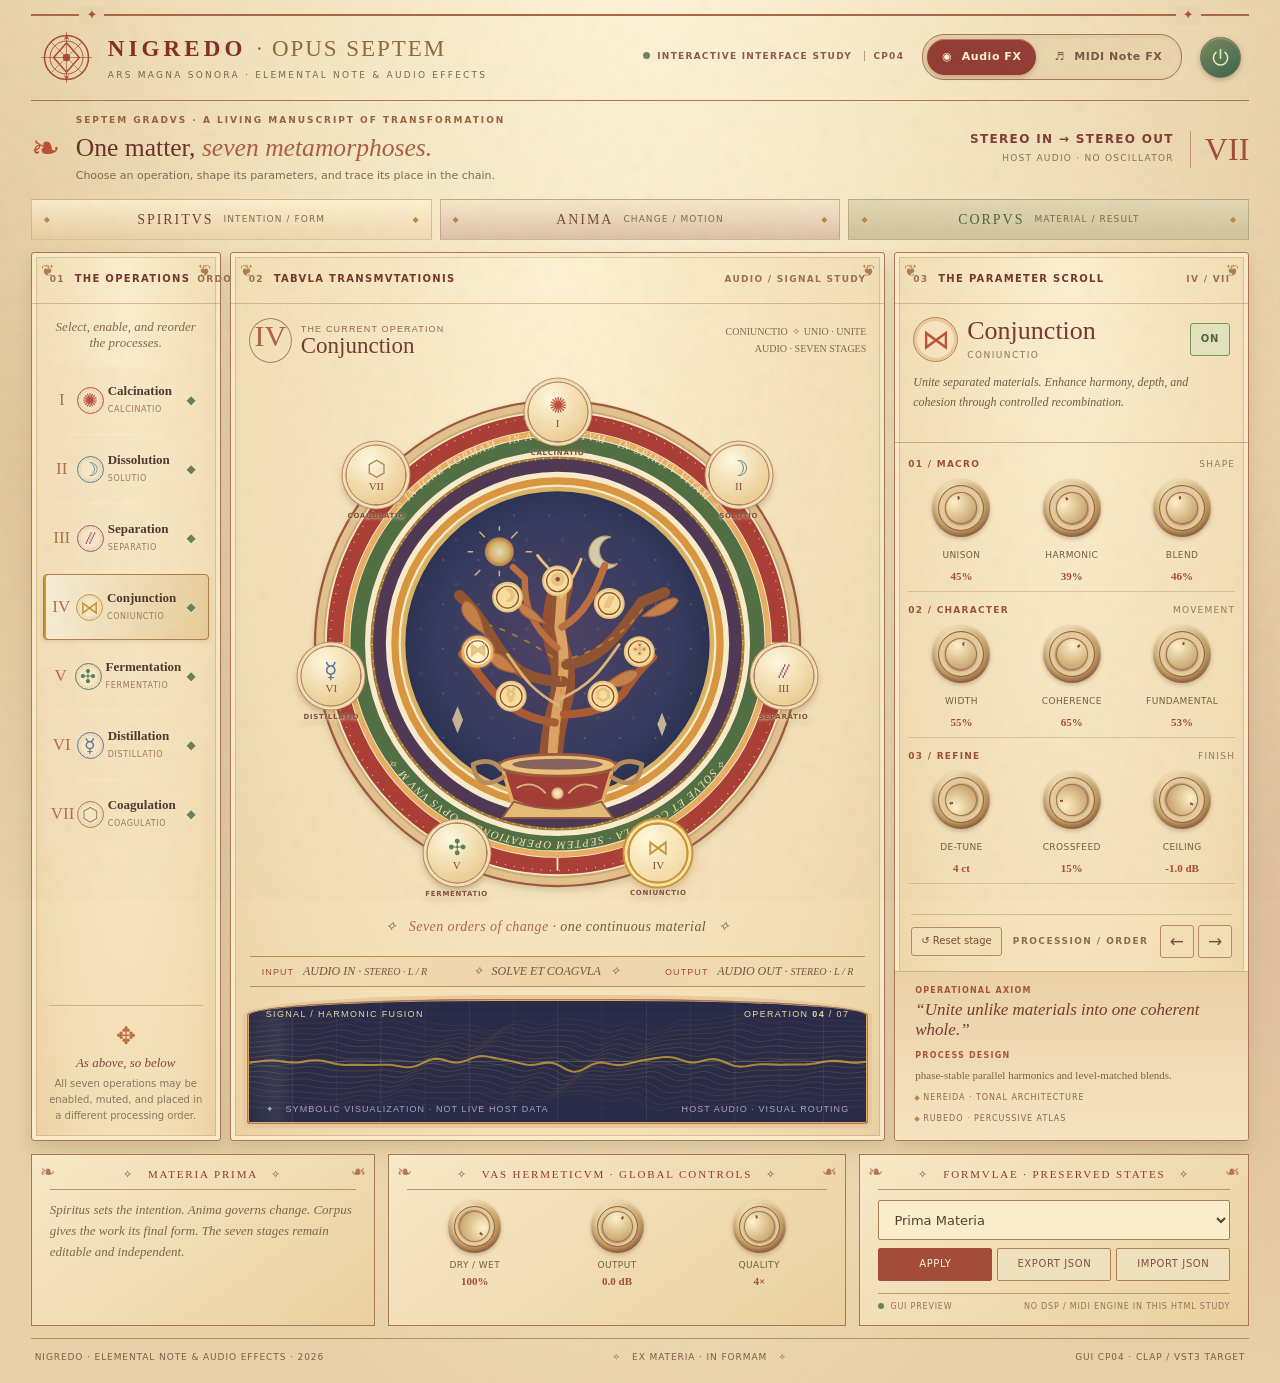
<file: Nigredo-Opus-Septem/CP10/ui/CP04_reference.html>
<!doctype html>
<html lang="en">
<head><meta charset="utf-8"/><meta name="viewport" content="width=device-width, initial-scale=1"/><meta name="theme-color" content="#e9d5ad"/><meta name="description" content="Nigredo Opus Septem — an interactive manuscript-inspired GUI study for seven-stage audio and MIDI effects."/><title>Nigredo — Opus Septem · CP04 Alchemical GUI</title><style>/* NIGREDO / OPUS SEPTEM · CP04 — Manuscript Cosmology */
:root{--paper:#f1dfb5;--paper-light:#f8ebcf;--paper-edge:#dac28f;--ink:#382c2d;--muted:#826b58;--muted-light:#9d896b;--crimson:#ae4735;--vermilion:#d45a40;--ochre:#b78b3d;--gold:#c79845;--moss:#506d4c;--lapis:#34365c;--violet:#5b3d55;--line:#ae865b65;--line-dark:#a17c57;--accent:#c69838;--accent-rgb:198,152,56;--selected:#b24c37}
*{box-sizing:border-box}html{background:#d9bd8c}body{margin:0;min-width:320px;font:13px/1.45 'Segoe UI',system-ui,-apple-system,sans-serif;color:var(--ink);background:radial-gradient(ellipse at 50% -15%,#fff6dc 0,#f5e6c2 38%,transparent 76%),radial-gradient(circle at 5% 32%,#ceaf7d44,transparent 30%),radial-gradient(circle at 100% 68%,#c4897d3b,transparent 31%),#e8d1a7}
body:before{position:fixed;content:'';inset:0;pointer-events:none;z-index:30;opacity:.14;mix-blend-mode:multiply;background-image:url("data:image/svg+xml,%3Csvg viewBox='0 0 128 128' xmlns='http://www.w3.org/2000/svg'%3E%3Cfilter id='n'%3E%3CfeTurbulence baseFrequency='.52' numOctaves='3' type='fractalNoise' stitchTiles='stitch'/%3E%3C/filter%3E%3Crect width='128' height='128' filter='url(%23n)' opacity='.44'/%3E%3C/svg%3E")}
button,select{font:inherit}button{cursor:pointer;color:inherit}button:focus-visible,select:focus-visible,.knob:focus-visible{outline:3px solid #6d5c89;outline-offset:3px}button:disabled{opacity:.27;cursor:not-allowed}button:hover:not(:disabled){filter:brightness(1.055)}
#app{max-width:1700px;margin:auto;padding:14px clamp(13px,2.4vw,40px) 19px}.topbar{position:relative;display:flex;justify-content:space-between;align-items:center;gap:24px;min-height:87px;border-top:2px solid #ac6848;border-bottom:1px solid #ab7455;padding:9px 8px 11px}.topbar:before,.topbar:after{content:'✦';position:absolute;top:-10px;background:#e9d5ad;padding:0 7px;color:#a7523e;font-size:13px}.topbar:before{left:4%}.topbar:after{right:4%}.brand{display:flex;align-items:center;gap:14px}.brand-mark{width:55px;height:55px;flex-shrink:0;color:#ab4b35}.brand-mark svg{width:100%;height:100%}.brand-name{font-family:'Palatino Linotype',Palatino,Georgia,serif;font-size:23px;font-weight:700;letter-spacing:.18em;color:#842f2a;white-space:nowrap}.brand-name span{color:#916b3b;font-weight:400;letter-spacing:.085em}.brand-sub{font-size:9px;letter-spacing:.25em;color:#81654b;text-transform:uppercase;margin-top:3px}.header-tools{display:flex;align-items:center;gap:18px}.build-status{font-size:9px;letter-spacing:.14em;font-weight:650;color:#8c5c48;white-space:nowrap;text-align:right}.build-status .status-dot{display:inline-block;background:#71865b;width:7px;height:7px;border-radius:50%;margin-right:7px}.build-version{margin-left:8px;border-left:1px solid #bc9c70;padding-left:8px}.mode-switch{display:flex;gap:3px;border:1px solid #a77655;padding:4px;background:#ead5ad;border-radius:22px;box-shadow:inset 0 1px 4px #86542c1b}.mode-button{padding:10px 15px;font-weight:700;font-size:11px;letter-spacing:.05em;border:0;border-radius:18px;background:transparent;color:#785b43;white-space:nowrap}.mode-button.active{background:#933d35;color:#fff1ce;box-shadow:0 2px 5px #75372f55,inset 0 1px #f3ad8680}.mode-graphic{margin-right:5px}.main-power{width:41px;height:41px;border-radius:50%;border:1px solid #6c7657;display:grid;place-items:center;color:#e2edbd;background:linear-gradient(150deg,#7a8b5e,#3e644e);box-shadow:inset 0 1px #e5e8b860,0 2px 5px #6839224d}.main-power.off{background:linear-gradient(#8a6963,#684746);color:#e4c6bb;border-color:#91645c}.main-power svg{width:19px;height:19px}
.intro{display:flex;align-items:center;justify-content:space-between;gap:20px;margin:13px 0 15px}.intro-lead{display:flex;align-items:center;gap:16px}.intro-ornament{font-family:Georgia,serif;font-size:35px;color:#c04e33}.eyebrow{color:#96633f;letter-spacing:.22em;font-weight:800;font-size:9px;text-transform:uppercase}.intro h1{font-size:clamp(21px,2vw,31px);font-family:Palatino,Georgia,serif;font-weight:400;color:#6d332e;margin:2px 0}.intro h1 em{font-style:italic;color:#aa6042}.intro p{margin:0;font-size:11px;color:#846a53}.intro-right{text-align:right;display:flex;gap:16px;align-items:center}.intro-right b{display:block;font-size:12px;letter-spacing:.11em;color:#813d37}.intro-right small{font-size:9px;letter-spacing:.14em;color:#8e7155}.counter{border-left:1px solid #be9870;padding-left:14px;font:32px Georgia,serif;color:#a34e39}
.trinity{display:grid;grid-template-columns:repeat(3,1fr);gap:8px;margin-bottom:12px}.trinity-tile{display:flex;align-items:center;gap:10px;justify-content:center;min-height:41px;border:1px solid #b88c5f76;background:linear-gradient(180deg,#fff3d3c9,#e6c99973);position:relative}.trinity-tile:before,.trinity-tile:after{content:'◆';font-size:8px;color:#ba8747;position:absolute;top:50%;transform:translateY(-50%)}.trinity-tile:before{left:12px}.trinity-tile:after{right:12px}.trinity-tile b{font:14px Georgia,serif;letter-spacing:.14em;color:#7c3d36}.trinity-tile small{font-size:9px;color:#866a51;letter-spacing:.12em}.trinity-tile:nth-child(2){background:linear-gradient(180deg,#f6e9c9,#dec2aa);border-color:#ac777077}.trinity-tile:nth-child(2) b{color:#785040}.trinity-tile:nth-child(3){background:linear-gradient(180deg,#e4d8b5,#d0c49b);border-color:#8b896477}.trinity-tile:nth-child(3) b{color:#526446}
.workbench{display:grid;grid-template-columns:minmax(204px,236px) minmax(470px,1fr) minmax(350px,396px);gap:13px;align-items:stretch}.illuminated{position:relative;min-width:0;border:1px solid #ab7858;border-radius:3px;box-shadow:0 6px 12px #85613b24,0 18px 30px #886f4c18,inset 0 0 0 4px #faebc8,inset 0 0 0 5px #ad8b5c59;background:radial-gradient(ellipse at 50% 0,#fff3d5d9,#f3dfb6 70%,#ead1a3)}.illuminated:before,.illuminated:after{position:absolute;pointer-events:none;content:'❦';font:16px Georgia,serif;color:#b08051;top:8px}.illuminated:before{left:9px}.illuminated:after{right:9px;transform:scaleX(-1)}.panel-heading{min-height:51px;display:flex;justify-content:space-between;align-items:center;gap:7px;padding:15px 22px 12px;font-size:10px;font-weight:780;letter-spacing:.13em;border-bottom:1px solid #b58d5f80;color:#76372e;white-space:nowrap}.panel-heading span:last-child{color:#9b7150;font-weight:550;font-size:9px}.section-no{color:#bd8350;margin-right:5px}.micro-label{font-size:9px;letter-spacing:.16em;color:#8c684f;font-weight:650}
.stages-panel{display:flex;flex-direction:column;min-height:780px}.ledger-caption{padding:15px 18px 12px;font:italic 13px Georgia,serif;color:#876a4b;text-align:center}.stages-list{display:flex;flex-direction:column;gap:3px;padding:4px 11px 16px}.stage-item{--stage:#a76142;position:relative;display:flex;align-items:center;min-height:66px;border:1px solid transparent;border-radius:4px;color:#72594d}.stage-item:not(.selected){background:linear-gradient(90deg,#f2ddba80,transparent)}.stage-item.selected{border-color:#b0804e;background:linear-gradient(100deg,#f8eed7,#e8cd9a);box-shadow:inset 2px 0 var(--stage),0 2px 4px #ab805033}.stage-item.muted .stage-select{opacity:.43}.stage-select{display:flex;align-items:center;gap:7px;text-align:left;flex:1;min-width:0;border:0;background:transparent;padding:9px 4px 9px 7px}.stage-item .number{width:22px;text-align:center;color:#b37047;font:17px Georgia,serif}.stage-glyph{flex-shrink:0;width:30px;height:30px;border-radius:50%;background:#f6e7c8;border:1px solid var(--stage);display:grid;place-items:center;color:var(--stage);font:19px Georgia,serif;box-shadow:inset 0 0 0 3px #ead0a67d}.stage-copy{display:block;min-width:0}.stage-copy b{display:block;color:#54372e;font:14px Georgia,serif;font-weight:600;white-space:nowrap}.stage-copy small{font-size:8px;letter-spacing:.08em;color:#a07b5b}.stage-toggle{border:0;position:relative;background:transparent;width:27px;height:37px;flex-shrink:0;margin-right:3px;padding:0}.stage-toggle:after{content:'◆';font-size:12px;color:#69815e;text-shadow:0 1px #fff1d5}.stage-toggle.off:after{content:'◇';color:#ad947c}.stages-footer{margin:auto 17px 16px;padding:16px 0 0;border-top:1px solid #b88d608a;text-align:center}.stages-footer-mark{display:block;font:24px Georgia,serif;color:#bb7140}.stages-footer div span{display:block;font:italic 13px Georgia,serif;color:#7f4a3a;margin:5px 0}.stages-footer small{font-size:10px;color:#8b7660;line-height:1.6;display:block}
.field-panel{display:flex;flex-direction:column;align-items:center;overflow:hidden}.field-panel .panel-heading{width:100%}.field-top{width:100%;display:flex;justify-content:space-between;gap:7px;padding:14px 18px 8px;align-items:center}.field-stage{display:flex;align-items:center;gap:9px}.stage-id{font:30px Georgia,serif;color:#ae6245;width:43px;height:45px;text-align:center;border:1px solid #ae805e;border-radius:50%}.field-precursor{font:9px 'Segoe UI',sans-serif;letter-spacing:.13em;color:#926b54}.field-stage h2{margin:0;font:25px/1.05 Georgia,serif;color:#733d34;font-weight:500}.field-metadata{font:10px/1.65 Georgia,serif;color:#87674b;text-align:right}.field-meta-split{color:#b85739;margin:0 4px}
.cosmogram-shell{width:100%;flex:1;min-height:475px;display:flex;align-items:center;justify-content:center;padding:0 14px}.cosmogram{width:min(100%,545px);aspect-ratio:1;position:relative;isolation:isolate;--ring-gold:#c99d4a;filter:drop-shadow(0 4px 3px #70502930)}.cosmogram svg{display:block;width:100%;height:100%;overflow:visible}.ringback .manuscript-script{font:italic 12px Georgia,serif;letter-spacing:1.35px;fill:#fae6b9}.ringback .sigil-letter{font:14px Georgia,serif;fill:#fbe5b1}.tree-fruit{transition:.25s;stroke:#e8c582;stroke-width:2;fill:#f7df9d}.tree-fruit .fruit-mini{stroke:#8f4a34;stroke-width:1.3;fill:none}.tree-fruit .fruit-symbol{fill:#8b503e;font:18px Georgia,serif;text-anchor:middle;dominant-baseline:middle}.cosmogram:not(.unlit) .tree-fruit.highlight{fill:#fff4cb;stroke:#a74835;filter:url(#goldGlow)}.cosmogram .tree-fruit.highlight{stroke-width:3}.cosmogram.unlit .living-tendril{opacity:.15}.living-tendril{stroke:var(--accent);stroke-width:2;stroke-linecap:round;opacity:.7;fill:none;stroke-dasharray:5 10;animation:energyFlow 7s linear infinite}.path-node{--stage:#b78752;position:absolute;z-index:4;width:68px;height:68px;transform:translate(-50%,-50%);border-radius:50%;border:1px solid #ad825c;color:#6e493c;background:radial-gradient(circle at 38% 26%,#fff9df,#edcf96 75%);box-shadow:0 0 0 3px #f5dfba,0 0 0 4px #b88b5a,0 5px 7px #69492b38;display:flex;align-items:center;justify-content:center;flex-direction:column;gap:0;transition:transform .18s ease,background .18s ease}.path-node:hover{transform:translate(-50%,-50%) scale(1.085)}.path-node.selected{background:radial-gradient(circle at 33% 24%,#fff9da,#f4d39b);border:2px solid var(--stage);box-shadow:0 0 0 3px #ffe2a6,0 0 0 5px var(--stage),0 0 22px #ce8f5e55}.path-node.off{opacity:.47}.node-symbol{font:22px/1 Georgia,serif;color:var(--stage)}.path-node b{font:11px Georgia,serif;color:#8b4c3d}.path-node small{position:absolute;top:calc(100% + 6px);font-size:8px;font-weight:700;letter-spacing:.1em;color:#7f5442;text-shadow:0 1px 3px #f5dfbb}.path-node:nth-child(1){left:50%;top:7.5%}.path-node:nth-child(2){left:83.25%;top:19%}.path-node:nth-child(3){left:91.5%;top:56%}.path-node:nth-child(4){left:68.5%;top:88.5%}.path-node:nth-child(5){left:31.5%;top:88.5%}.path-node:nth-child(6){left:8.5%;top:56%}.path-node:nth-child(7){left:16.75%;top:19%}.wheel-center-seal{position:absolute;left:50%;top:51%;transform:translate(-50%,-50%);font:italic 12px Georgia,serif;color:#f2e3bd;letter-spacing:.15em;text-shadow:0 1px #4a2e44;pointer-events:none;opacity:.9}.wheel-caption{font:italic 14px Georgia,serif;color:#795b43;text-align:center;margin:2px 0 13px;letter-spacing:.03em}.wheel-caption span{color:#ae6849}.hermetic-scroll{width:calc(100% - 38px);margin:8px 19px 12px;border-top:1px solid #bb8c57;border-bottom:1px solid #bb8c57;padding:7px 12px;display:flex;align-items:center;justify-content:space-between;gap:12px;color:#79533e;font:italic 12px Georgia,serif;background:linear-gradient(90deg,transparent,#e4c29480,transparent)}.hermetic-scroll b{font-style:normal;color:#a34d39;letter-spacing:.12em;font:9px 'Segoe UI',sans-serif}
.scope-block{width:calc(100% - 32px);margin:0 16px 16px;border:1px solid #ad795b;background:#292b48;box-shadow:0 0 0 4px #e7c99c,inset 0 0 0 1px #deaa69;position:relative;border-radius:40% 40% 3px 3px/13% 13% 3px 3px;overflow:hidden;min-height:123px}.scope-wrap{position:relative;min-height:123px}.scope-wrap canvas{height:123px;width:100%;display:block}.scope-labels{position:absolute;z-index:2;top:9px;left:18px;right:18px;display:flex;justify-content:space-between;color:#ead49f;font:9px 'Segoe UI',sans-serif;letter-spacing:.15em}.scope-bottom{position:absolute;bottom:9px;left:18px;right:18px;display:flex;justify-content:space-between;font:9px 'Segoe UI',sans-serif;letter-spacing:.12em;color:#ae9fbb}.scope-bottom b{font-weight:500;color:#ead69e}
.editor-panel{display:flex;flex-direction:column;overflow:hidden}.stage-editor-header{padding:13px 18px 12px;border-bottom:1px solid #a97d548c}.editor-title-row{display:flex;align-items:center;gap:9px}.editor-glyph{width:45px;height:45px;display:grid;place-items:center;border:1px solid #b78357;border-radius:50%;font:28px Georgia,serif;color:#bd533a;background:#f9e4bf;box-shadow:inset 0 0 0 3px #e9cba0}.editor-names{flex:1;min-width:0}.editor-names h2{font:26px/1.05 Georgia,serif;color:#773a32;margin:0}.editor-names div{font-size:9px;letter-spacing:.16em;color:#94745b;margin-top:4px}.stage-power{padding:8px 10px;border:1px solid #7b955b;border-radius:3px;color:#52653f;font-size:10px;font-weight:800;letter-spacing:.08em;background:#e3e3bd}.stage-power.off{color:#986b56;background:#e7d1c2;border-color:#b4826f}.editor-desc{font:italic 12px/1.65 Georgia,serif;color:#775c48;margin:11px 0 0;min-height:57px}.parameters{padding:3px 18px 0;flex:1;display:flex;flex-direction:column}.param-group{border-bottom:1px solid #b792666b;padding:12px 0 9px}.param-heading{display:flex;justify-content:space-between;color:#9f5037;font-size:9px;font-weight:800;letter-spacing:.14em}.param-heading i{font-weight:500;font-style:normal;color:#937c60}.knob-row{display:grid;grid-template-columns:repeat(3,minmax(0,1fr));gap:4px;margin-top:8px}.param{display:flex;flex-direction:column;align-items:center;gap:2px;min-width:0}.knob{width:64px;height:64px;position:relative;border:0;border-radius:50%;touch-action:none;background:radial-gradient(circle at 36% 28%,#ffeec7,#c19c60 62%,#95623f 90%);box-shadow:inset 0 2px 3px #fff8d89c,inset 0 -2px 4px #703e31a3,0 2px 4px #76503755;display:block;flex-shrink:0}.knob:before{content:'';position:absolute;inset:6px;border:1px solid #946340;border-radius:50%;background:conic-gradient(from 225deg,var(--accent) var(--angle),#bba27b var(--angle) 270deg,transparent 270deg 360deg);box-shadow:inset 0 0 0 6px #e5cb9e, inset 0 0 6px #9a643f73}.knob:after{content:'';position:absolute;inset:13px;border:1px solid #9f7654;border-radius:50%;background:radial-gradient(circle at 32% 26%,#fff1cb,#caa66e 80%);box-shadow:0 1px 2px #a36b43;transform:rotate(var(--angle-turn));background-image:linear-gradient(to bottom,#89503a 0 23%,transparent 23% 100%),radial-gradient(circle at 32% 26%,#fff1cb,#caa66e 80%);background-position:center 3px,center;background-size:2px 14px,100% 100%;background-repeat:no-repeat}.param-name{font-size:9px;letter-spacing:.045em;color:#795b44;text-align:center;min-height:26px;line-height:1.2;margin-top:3px;display:flex;align-items:center;justify-content:center;max-width:109px}.param-val{color:#a54c36;font:700 11px Georgia,serif;white-space:nowrap}.parameter-footer{margin:10px 16px 13px;padding-top:10px;border-top:1px solid #b4875a78;display:flex;gap:5px;justify-content:space-between;align-items:center}.parameter-footer button{border:1px solid #b48a5e;background:#f3ddb5;border-radius:3px;padding:6px 9px;color:#7b4d3b;font-size:10px}.parameter-footer .move{font-size:17px;padding:3px 9px}.intent-scroll{border-top:1px solid #b7885b8c;padding:13px 20px 16px;background:linear-gradient(#ead0a5,#f5e3c0)}.intent-scroll .section-small{font-size:8px;color:#a5553d;font-weight:800;letter-spacing:.15em}.intent-quote{font:italic 17px Georgia,serif;color:#773d33;margin:4px 0 10px}.intent-scroll p{font:11px/1.55 Georgia,serif;color:#806148;margin:5px 0 0}.lineage{display:flex;flex-wrap:wrap;gap:9px;font-size:8px;letter-spacing:.12em;color:#90684b;margin-top:8px}.square{display:inline-block;width:4px;height:4px;background:#be834b;transform:rotate(45deg);margin-right:4px}
.bottom-altar{display:grid;grid-template-columns:minmax(230px,.75fr) 1fr minmax(300px,.85fr);gap:13px;margin-top:13px}.altar-panel{min-width:0;min-height:155px;border:1px solid #a87855;background:linear-gradient(145deg,#f8e8c7,#e9d09e);padding:13px 18px;position:relative}.altar-panel:before,.altar-panel:after{position:absolute;content:'❧';font:18px Georgia,serif;color:#b57551;top:6px}.altar-panel:before{left:8px}.altar-panel:after{right:8px;transform:scaleX(-1)}.altar-title{font:11px Georgia,serif;letter-spacing:.17em;color:#8e3b35;text-align:center;border-bottom:1px solid #bb9466;padding:0 0 8px;margin-bottom:10px}.altar-panel p{margin:0;color:#80654d;font:italic 13px/1.6 Georgia,serif}.master-controls{display:grid;grid-template-columns:repeat(3,minmax(0,1fr));gap:6px}.master-controls .knob{width:53px;height:53px}.master-controls .knob:after{inset:11px}.master-controls .param-name{min-height:16px;margin-top:2px}.master-controls .param-val{font-size:11px}.preset-space{display:flex;flex-direction:column;gap:8px}select{width:100%;font-size:13px;color:#593e33;border:1px solid #a87e56;border-radius:2px;background:#f9edcb;padding:10px 11px;outline-offset:2px;min-height:40px}.preset-actions{display:grid;grid-template-columns:repeat(3,1fr);gap:5px}.preset-actions button{padding:8px 4px;background:#eee0bc;border:1px solid #ae8057;color:#835240;border-radius:2px;font-size:10px;letter-spacing:.06em}.preset-actions #applyPreset{background:#a34c39;color:#fff0d0;border-color:#a34c39}.master-footer{display:flex;justify-content:space-between;gap:12px;border-top:1px solid #bd996e;margin-top:12px;padding-top:7px;color:#96735b;font-size:8px;letter-spacing:.1em}.master-footer .safety-led{background:#67855d;border-radius:50%;width:6px;height:6px;display:inline-block;margin-right:6px}.site-footer{margin-top:12px;display:flex;justify-content:space-between;align-items:center;color:#815b4b;font-size:9px;letter-spacing:.1em;gap:10px;border-top:1px solid #b88d62;padding:12px 4px 0}.site-footer span{padding:0 4px;color:#b25337}.toast{position:fixed;z-index:50;bottom:25px;left:50%;transform:translateX(-50%) translateY(20px);background:#482f41;color:#f5e5c1;padding:11px 19px;box-shadow:0 8px 30px #4c262855;opacity:0;pointer-events:none;transition:.2s;border:1px solid #bb8b4c;font-size:12px}.toast.show{opacity:1;transform:translateX(-50%) translateY(0)}
@keyframes energyFlow{to{stroke-dashoffset:-100}}@media(prefers-reduced-motion:reduce){*,*:before,*:after{animation:none!important;transition:none!important}}
@media(max-width:1330px){.workbench{grid-template-columns:190px minmax(390px,1fr) 355px;gap:9px}.stages-panel{min-height:730px}.stage-select{gap:4px}.stage-glyph{width:27px;height:27px}.stage-copy b{font-size:13px}.field-stage h2{font-size:23px}.cosmogram-shell{min-height:420px}.path-node{height:61px;width:61px}.path-node small{font-size:7px}.knob{width:58px;height:58px}.parameters{padding-left:13px;padding-right:13px}.panel-heading{padding-left:18px;padding-right:18px}}
@media(max-width:1120px){.build-status{display:none}.workbench{grid-template-columns:minmax(370px,1fr) minmax(330px,.78fr)}.stages-panel{grid-column:1/-1;min-height:unset}.stages-list{display:grid;grid-template-columns:repeat(7,minmax(0,1fr));padding:8px 9px 14px}.stage-item{min-height:92px;flex-direction:column}.stage-select{flex-direction:column;text-align:center;gap:3px;padding:6px 1px}.stage-item .number{font-size:12px}.stage-glyph{width:30px;height:30px}.stage-copy small{display:none}.stage-copy b{font-size:11px;white-space:normal}.stage-toggle{position:absolute;top:4px;right:3px;height:19px;width:16px}.stage-toggle:after{font-size:9px}.ledger-caption{display:none}.stages-footer{display:none}.cosmogram-shell{min-height:430px}.bottom-altar{grid-template-columns:1fr 1fr}.bottom-altar .altar-panel:first-child{display:none}}
@media(max-width:760px){#app{padding:9px 10px 18px}.topbar{flex-wrap:wrap;padding:12px 4px;gap:8px;justify-content:center}.brand{width:100%;justify-content:center}.brand-name{font-size:19px}.brand-mark{width:45px;height:45px}.header-tools{justify-content:center}.intro{margin:10px 0}.intro-right{display:none}.intro h1{font-size:23px}.trinity-tile small{display:none}.trinity-tile{min-height:32px}.trinity-tile b{font-size:11px}.workbench{display:flex;flex-direction:column;gap:11px}.stages-list{grid-template-columns:repeat(4,minmax(0,1fr));gap:3px}.field-panel{order:2}.stages-panel{order:1}.editor-panel{order:3}.cosmogram-shell{min-height:0;padding:0 8px}.cosmogram{width:min(100%,555px)}.field-top{padding:12px 15px}.field-stage h2{font-size:23px}.field-metadata{font-size:9px}.path-node{width:clamp(45px,12vw,65px);height:clamp(45px,12vw,65px)}.node-symbol{font-size:18px}.path-node small{font-size:6px;top:calc(100% + 5px)}.wheel-caption{margin-top:0}.editor-panel{min-height:unset}.editor-desc{min-height:0}.knob{width:65px;height:65px}.bottom-altar{grid-template-columns:1fr}.bottom-altar .altar-panel:first-child{display:block}.site-footer{font-size:8px;flex-wrap:wrap;justify-content:center;text-align:center}}
@media(max-width:430px){.brand-name{font-size:16px;letter-spacing:.1em}.brand-sub{font-size:8px;letter-spacing:.13em}.mode-button{font-size:10px;padding:8px 11px}.intro h1{font-size:20px}.panel-heading{font-size:9px}.stages-list{grid-template-columns:repeat(4,minmax(0,1fr))}.stage-item{min-height:79px}.stage-copy b{font-size:10px}.stage-glyph{width:27px;height:27px;font-size:16px}.path-node{width:40px;height:40px;box-shadow:0 0 0 2px #f5dfba,0 0 0 3px #b88b5a}.path-node small{display:none}.node-symbol{font-size:16px}.path-node b{font-size:9px}.cosmogram-shell{padding:0 3px}.wheel-caption{font-size:11px}.field-stage h2{font-size:18px}.stage-id{width:34px;height:34px;font-size:24px}.field-metadata{font-size:8px}.knob{width:62px;height:62px}.master-controls{gap:3px}.altar-panel{padding:12px}.preset-actions button{font-size:9px}.site-footer>div:nth-child(2){display:none}}
.cosmogram[data-stage="0"] .tree-fruit.fruit-0 > circle:first-child{fill:#fff6cb;stroke:#f0b969;stroke-width:3;filter:url(#goldGlow)}.cosmogram[data-stage="1"] .tree-fruit.fruit-1 > circle:first-child{fill:#fff6cb;stroke:#f0b969;stroke-width:3;filter:url(#goldGlow)}.cosmogram[data-stage="2"] .tree-fruit.fruit-2 > circle:first-child{fill:#fff6cb;stroke:#f0b969;stroke-width:3;filter:url(#goldGlow)}.cosmogram[data-stage="3"] .tree-fruit.fruit-3 > circle:first-child{fill:#fff6cb;stroke:#f0b969;stroke-width:3;filter:url(#goldGlow)}.cosmogram[data-stage="4"] .tree-fruit.fruit-4 > circle:first-child{fill:#fff6cb;stroke:#f0b969;stroke-width:3;filter:url(#goldGlow)}.cosmogram[data-stage="5"] .tree-fruit.fruit-5 > circle:first-child{fill:#fff6cb;stroke:#f0b969;stroke-width:3;filter:url(#goldGlow)}.cosmogram[data-stage="6"] .tree-fruit.fruit-6 > circle:first-child{fill:#fff6cb;stroke:#f0b969;stroke-width:3;filter:url(#goldGlow)}
</style></head>
<body><div id="app">
<header class="topbar">
 <div class="brand"><div class="brand-mark" aria-hidden="true"><svg viewBox="0 0 60 60" fill="none" xmlns="http://www.w3.org/2000/svg"><circle cx="30" cy="30" r="24" stroke="currentColor" stroke-width="1.7"/><circle cx="30" cy="30" r="18" stroke="currentColor" stroke-width="1"/><path d="M30 2v56M2 30h56M13 13l34 34M47 13 13 47" stroke="currentColor" stroke-width=".7"/><path d="M30 14l14 16-14 16-14-16z" stroke="currentColor" stroke-width="1.7"/><circle cx="30" cy="30" r="4" fill="#ad4b37"/><path d="M30 5l3 6-3-2-3 2zM30 55l3-6-3 2-3-2z" fill="currentColor"/></svg></div><div><div class="brand-name">NIGREDO <span>· OPUS SEPTEM</span></div><div class="brand-sub">ARS MAGNA SONORA · ELEMENTAL NOTE &amp; AUDIO EFFECTS</div></div></div>
 <div class="header-tools"><div class="build-status"><span class="status-dot"></span>INTERACTIVE INTERFACE STUDY <span class="build-version">CP04</span></div><div class="mode-switch" role="group" aria-label="Effect module"><button type="button" id="audioMode" class="mode-button active" aria-pressed="true"><span class="mode-graphic">◉</span> Audio FX</button><button type="button" id="midiMode" class="mode-button" aria-pressed="false"><span class="mode-graphic">♬</span> MIDI Note FX</button></div><button id="powerBtn" type="button" class="main-power" aria-label="Toggle complete effects chain" aria-pressed="true" title="Toggle complete effects chain"><svg viewBox="0 0 24 24" fill="none" stroke="currentColor" stroke-width="2" stroke-linecap="round"><path d="M12 2v11"/><path d="M6.3 5.5a9 9 0 1 0 11.4 0"/></svg></button></div>
</header>
<div class="intro"><div class="intro-lead"><span class="intro-ornament" aria-hidden="true">❧</span><div><div class="eyebrow">SEPTEM GRADVS · A LIVING MANUSCRIPT OF TRANSFORMATION</div><h1>One matter, <em>seven metamorphoses.</em></h1><p>Choose an operation, shape its parameters, and trace its place in the chain.</p></div></div><div class="intro-right"><div><b id="pathHeader">STEREO IN → STEREO OUT</b><small id="pathSubtitle">HOST AUDIO · NO OSCILLATOR</small></div><div class="counter">VII</div></div></div>
<div class="trinity" aria-hidden="true"><div class="trinity-tile"><b>SPIRITVS</b><small>INTENTION / FORM</small></div><div class="trinity-tile"><b>ANIMA</b><small>CHANGE / MOTION</small></div><div class="trinity-tile"><b>CORPVS</b><small>MATERIAL / RESULT</small></div></div>
<main class="workbench">
 <section class="illuminated stages-panel" aria-label="Seven stages"><div class="panel-heading"><span><span class="section-no">01</span> THE OPERATIONS</span><span>ORDO · VII</span></div><div class="ledger-caption">Select, enable, and reorder the processes.</div><div class="stages-list" id="stagesList"></div><div class="stages-footer"><span class="stages-footer-mark">✥</span><div><span>As above, so below</span><small>All seven operations may be enabled, muted, and placed in a different processing order.</small></div></div></section>
 <section class="illuminated field-panel" aria-label="Alchemical transformation cosmogram"><div class="panel-heading"><span><span class="section-no">02</span> TABVLA TRANSMVTATIONIS</span><span id="fieldIdentity">AUDIO / SIGNAL STUDY</span></div>
  <div class="field-top"><div class="field-stage"><div class="stage-id" id="fieldRoman">IV</div><div><div class="field-precursor">THE CURRENT OPERATION</div><h2 id="fieldName">Conjunction</h2></div></div><div class="field-metadata"><div><span id="fieldLatin">CONIUNCTIO</span><span class="field-meta-split">✧</span><span id="fieldMotto">UNIO</span></div><span id="chainTypeLabel">AUDIO · SEVEN STAGES</span></div></div>
  <div class="cosmogram-shell"><div class="cosmogram" id="cosmogram" data-stage="3"><svg viewBox="0 0 600 600" role="img" aria-label="Cosmogram with illuminated concentric rings, seven alchemical fruit seals, a branching tree, and a vessel">
<defs>
  <radialGradient id="nightSky" cx="50%" cy="49%" r="60%"><stop offset="0" stop-color="#514364"/><stop offset=".63" stop-color="#373c60"/><stop offset="1" stop-color="#232a48"/></radialGradient>
  <radialGradient id="paperGold"><stop stop-color="#fff4c5"/><stop offset=".66" stop-color="#ead09d"/><stop offset="1" stop-color="#bb8446"/></radialGradient>
  <radialGradient id="solarGold"><stop stop-color="#fffacb"/><stop offset=".65" stop-color="#f2c66c"/><stop offset="1" stop-color="#c88643"/></radialGradient>
  <filter id="goldGlow" x="-60%" width="220%" y="-60%" height="220%"><feGaussianBlur stdDeviation="2" result="soft"/><feMerge><feMergeNode in="soft"/><feMergeNode in="SourceGraphic"/></feMerge></filter>
  <path id="upperArc" d="M 72 302 A 228 228 0 0 1 528 302"/>
  <path id="lowerArc" d="M 520 318 A 221 221 0 0 1 80 318"/>
  <pattern id="stars" patternUnits="userSpaceOnUse" width="39" height="49"><circle cx="18" cy="12" r="1" fill="#f7dcb7" opacity=".35"/><path d="M30 39h5m-2.5-2.5v5" stroke="#e3b962" stroke-width=".7" opacity=".23"/></pattern>
</defs>
<g class="ringback">
  <circle cx="300" cy="300" r="267" fill="#e4c28f" stroke="#9c5b3e" stroke-width="2.5"/>
  <circle cx="300" cy="300" r="257" fill="#f9eccd" stroke="#caaf72" stroke-width="2.2"/>
  <circle cx="300" cy="300" r="245" fill="none" stroke="#ac3f36" stroke-width="18"/>
  <circle cx="300" cy="300" r="232" fill="none" stroke="#e9ae62" stroke-width="6"/>
  <circle cx="300" cy="300" r="220" fill="none" stroke="#527044" stroke-width="16"/>
  <circle cx="300" cy="300" r="204" fill="none" stroke="#a37d36" stroke-width="4"/>
  <circle cx="300" cy="300" r="196" fill="none" stroke="#503956" stroke-width="14"/>
  <circle cx="300" cy="300" r="179" fill="none" stroke="#da973f" stroke-width="8"/>
  <circle cx="300" cy="300" r="170" fill="url(#nightSky)" stroke="#dcb465" stroke-width="5"/>
  <circle cx="300" cy="300" r="164" fill="url(#stars)" opacity=".8"/>
  <circle cx="300" cy="300" r="250" fill="none" stroke="#f8e3b2" stroke-dasharray="1 9" stroke-width="1.5" opacity=".85"/>
  <circle cx="300" cy="300" r="232" fill="none" stroke="#eacc9e" stroke-dasharray="2 12" stroke-width="1" opacity=".72"/>
  <circle cx="300" cy="300" r="204" fill="none" stroke="#ffdf9a" stroke-dasharray="1 8" stroke-width="1.5"/>
  <text class="manuscript-script"><textPath href="#upperArc" startOffset="50%" text-anchor="middle">✧ IN IGNE FORMAM  ·  IN AQVA MOTVM  ·  IN SPIRITV VITAM ✧</textPath></text>
  <text class="manuscript-script"><textPath href="#lowerArc" startOffset="50%" text-anchor="middle">✧ SOLVE ET COAGVLA  ·  SEPTEM OPERATIONES  ·  OPVS VNV M ✧</textPath></text>
  <path d="M300 50v14m0 472v14M50 300h14m472 0h14" stroke="#f8eac1" stroke-width="2"/>
</g>
<!-- Celestial emblems: solar and lunar duality. -->
<g opacity=".86"><circle cx="236" cy="199" r="16" fill="url(#solarGold)"/><path d="M236 176v-5m0 55v-6m-35-21h6m58 0h7m-58-22l6 6m36 37l7 6m-7-49l-7 7m-34 35l-6 6" stroke="#e8c981" stroke-width="1.6"/><path d="M359 183a15 15 0 1 0 7 29 18 18 0 1 1-7-29" fill="#f3e4b7" stroke="#d1b478" stroke-width="1.4"/></g>
<!-- Branching alchemical tree rising from the vessel. -->
<g class="world-tree" stroke-linecap="round" stroke-linejoin="round">
  <path d="M292 457 Q291 407 302 370 Q312 334 299 303 Q292 274 304 238" stroke="#965332" stroke-width="26" fill="none"/>
  <path d="M294 450 Q294 402 301 363 Q312 323 302 283 L305 243" stroke="#dca465" stroke-width="11" fill="none"/>
  <path d="M306 342 C264 340 249 330 225 289 Q209 262 192 247" stroke="#925433" stroke-width="12" fill="none"/>
  <path d="M310 323 C343 320 365 295 393 254 L418 244" stroke="#925433" stroke-width="12" fill="none"/>
  <path d="M300 305 C273 283 263 260 264 228 L251 216" stroke="#bd7040" stroke-width="7" fill="none"/>
  <path d="M305 282 C331 268 343 239 352 214" stroke="#bd7040" stroke-width="8" fill="none"/>
  <path d="M297 387 Q261 382 236 360 C214 339 207 321 195 312" stroke="#ad5c34" stroke-width="9" fill="none"/>
  <path d="M307 378 Q355 377 373 354 C383 338 395 324 405 315" stroke="#ad5c34" stroke-width="9" fill="none"/>
  <path d="M301 368 C267 349 260 332 245 312 M303 361 C340 345 352 323 368 301" stroke="#dcb477" stroke-width="3" fill="none"/>
  <path d="M302 240 C296 218 287 216 278 203 M304 249 C314 231 322 220 326 207" stroke="#efbf76" stroke-width="3" fill="none"/>
  <g fill="#c68149" stroke="#a85e3a" stroke-width="1.4"><path d="M220 290q-35-22-22-37 15 1 22 37"/><path d="M393 270q35-28 40-17-11 20-40 17"/><path d="M256 333q-20-30-30-20-1 16 30 20"/><path d="M350 347q32-26 39-14-8 18-39 14"/><path d="M287 278q-24-28-31-21 3 17 31 21"/></g>
  <path class="living-tendril" d="M297 430Q308 374 302 320Q262 292 226 280M302 320Q363 304 394 262"/>
</g>
<!-- Seven fruit/planet medals on branches; highlights respond to stage selection. -->
<g class="fruit-medals">
  <g class="tree-fruit fruit-0"><circle cx="300" cy="231" r="16"/><circle class="fruit-mini" cx="300" cy="231" r="12"/><text class="fruit-symbol" x="300" y="231">✺</text></g>
  <g class="tree-fruit fruit-1"><circle cx="245" cy="249" r="16"/><circle class="fruit-mini" cx="245" cy="249" r="12"/><text class="fruit-symbol" x="245" y="249">☽</text></g>
  <g class="tree-fruit fruit-2"><circle cx="357" cy="256" r="16"/><circle class="fruit-mini" cx="357" cy="256" r="12"/><text class="fruit-symbol" x="357" y="256">⫽</text></g>
  <g class="tree-fruit fruit-3"><circle cx="212" cy="309" r="16"/><circle class="fruit-mini" cx="212" cy="309" r="12"/><text class="fruit-symbol" x="212" y="309">⋈</text></g>
  <g class="tree-fruit fruit-4"><circle cx="390" cy="309" r="16"/><circle class="fruit-mini" cx="390" cy="309" r="12"/><text class="fruit-symbol" x="390" y="309">✣</text></g>
  <g class="tree-fruit fruit-5"><circle cx="249" cy="358" r="16"/><circle class="fruit-mini" cx="249" cy="358" r="12"/><text class="fruit-symbol" x="249" y="358">☿</text></g>
  <g class="tree-fruit fruit-6"><circle cx="350" cy="358" r="16"/><circle class="fruit-mini" cx="350" cy="358" r="12"/><text class="fruit-symbol" x="350" y="358">⬡</text></g>
</g>
<!-- Illuminated vessel; material enters here and is transformed. -->
<g class="vessel"><path d="M238 433Q300 455 362 433L350 473Q300 497 250 473Z" fill="#a33e38" stroke="#e1af64" stroke-width="4"/><ellipse cx="300" cy="434" rx="64" ry="12" fill="#eac37b" stroke="#9e593f" stroke-width="3"/><ellipse cx="300" cy="433" rx="50" ry="6" fill="#6f4d53" opacity=".8"/><path d="M242 446q-30 20-35-13 21-9 32 7m119 6q30 20 35-13-21-9-32 7" fill="none" stroke="#ba8c5e" stroke-width="5"/><path d="M252 474Q300 490 348 474L361 492H239Z" fill="#e5bd76" stroke="#915b45" stroke-width="2"/><path d="M255 459q18-10 32 6m57-6q-18-10-32 6" fill="none" stroke="#dcb47c" stroke-width="2"/><circle cx="300" cy="465" r="7" fill="url(#paperGold)"/></g>
<g fill="#efd3a4" opacity=".8"><path d="M184 384l6-15 6 15-6 15z"/><path d="M410 389l5-13 5 13-5 13z"/></g>
</svg><div class="stage-path" id="stagePath" aria-label="Choose a stage from the alchemical wheel"></div></div></div>
  <div class="wheel-caption">✧ &nbsp; <span>Seven orders of change</span> · one continuous material &nbsp; ✧</div>
  <div class="hermetic-scroll"><span><b>INPUT</b> &nbsp; <span id="inputName">AUDIO IN</span> <span>·</span> <small id="inputSpec">STEREO L/R</small></span><span>✧ &nbsp; SOLVE ET COAGVLA &nbsp; ✧</span><span><b>OUTPUT</b> &nbsp; <span id="outputName">AUDIO OUT</span> <span>·</span> <small id="outputSpec">STEREO L/R</small></span></div>
  <div class="scope-block"><div id="scopeWrap" class="scope-wrap"><canvas id="scope" aria-label="Decorative animated audio or MIDI event visualization"></canvas><div class="scope-labels"><span id="scopeLabel">HARMONIC FIELD</span><span>OPERATION <b id="scopeFlow">04</b> / 07</span></div><div class="scope-bottom"><span>✦ &nbsp; SYMBOLIC VISUALIZATION · NOT LIVE HOST DATA</span><span id="safetyLabel">HOST AUDIO · VISUAL ROUTING</span></div></div></div>
 </section>
 <section class="illuminated editor-panel" aria-label="Selected stage parameter editor"><div class="panel-heading"><span><span class="section-no">03</span> THE PARAMETER SCROLL</span><span id="editorIndex">IV / VII</span></div>
  <div class="stage-editor-header"><div class="editor-title-row"><div class="editor-glyph" id="editorGlyph">⋈</div><div class="editor-names"><h2 id="editorTitle">Conjunction</h2><div id="editorLatin">CONIUNCTIO</div></div><button type="button" id="stagePower" class="stage-power on" aria-pressed="true">ON</button></div><p class="editor-desc" id="editorDesc"></p></div>
  <div class="parameters" id="parameters"></div>
  <div class="parameter-footer"><button type="button" id="resetStage" title="Reset parameters to factory stage defaults">↺ Reset stage</button><span class="micro-label">PROCESSION / ORDER</span><span><button class="move" type="button" id="moveEarlier" aria-label="Move selected stage earlier">←</button> <button class="move" type="button" id="moveLater" aria-label="Move selected stage later">→</button></span></div>
  <div class="intent-scroll"><div class="section-small">OPERATIONAL AXIOM</div><div class="intent-quote" id="stagePhrase"></div><div class="section-small">PROCESS DESIGN</div><p id="stageMethod"></p><div class="lineage"><span><i class="square"></i>NEREIDA · TONAL ARCHITECTURE</span><span><i class="square"></i>RUBEDO · PERCUSSIVE ATLAS</span></div></div>
 </section>
</main>
<div class="bottom-altar">
 <section class="altar-panel"><div class="altar-title">✧ &nbsp; MATERIA PRIMA &nbsp; ✧</div><p>Spiritus sets the intention. Anima governs change. Corpus gives the work its final form. The seven stages remain editable and independent.</p></section>
 <section class="altar-panel"><div class="altar-title">✧ &nbsp; VAS HERMETICVM · GLOBAL CONTROLS &nbsp; ✧</div><div class="master-controls" id="masterControls"></div></section>
 <section class="altar-panel"><div class="altar-title">✧ &nbsp; FORMVLAE · PRESERVED STATES &nbsp; ✧</div><div class="preset-space"><select id="presetSelect" aria-label="Choose a formula preset"></select><div class="preset-actions"><button type="button" id="applyPreset">APPLY</button><button type="button" id="savePreset">EXPORT JSON</button><button type="button" id="loadPreset">IMPORT JSON</button><input id="presetFile" type="file" accept=".json,application/json" hidden/></div></div><div class="master-footer"><span><i class="safety-led"></i>GUI PREVIEW</span><span>NO DSP / MIDI ENGINE IN THIS HTML STUDY</span></div></section>
</div>
<footer class="site-footer"><div>NIGREDO · ELEMENTAL NOTE &amp; AUDIO EFFECTS · 2026</div><div>✧ &nbsp; EX MATERIA · IN FORMAM &nbsp; ✧</div><div>GUI CP04 · CLAP / VST3 TARGET</div></footer>
</div><div class="toast" id="toast" role="status" aria-live="polite"></div>
<script>
const P = (label,def=50,min=0,max=100,unit='%',step=1,short='') => ({label,def,min,max,unit,step,short});
const operations = [
 {name:'Calcination',latin:'CALCINATIO',symbol:'♄',color:'#45413e',tone:'#b6a99b',motto:'IGNIS · FIRE',
  audio:{desc:'Excitation by fire. A harmonic forge for confident, saturated material without needless aliasing.',method:'DESIGN TARGET · oversampled, band-limited nonlinear drive with level compensation.',
   macro:[P('HEAT',40),P('DRIVE',27),P('MIX',55)],character:[P('HARMONICS',40),P('BIAS',50),P('BODY',60)],refine:[P('PRE-FILTER',65),P('TRANSIENT',42),P('TRIM',0,-12,12,' dB',.5)]},
  midi:{desc:'Transform note energy and articulation. Dynamics and gate behavior, never an audio tone generator.',method:'DESIGN TARGET · incoming note velocity and note-on/off transformation.',
   macro:[P('ACCENT',34),P('VELOCITY',70),P('GATE',78)],character:[P('CURVE',48),P('MIN VEL',12,1,127,'',1),P('EXPRESSION',65)],refine:[P('VELOCITY LIMIT',120,1,127,'',1),P('GATE BIAS',50),P('SAFE NOTES',100)]}},
 {name:'Dissolution',latin:'SOLUTIO',symbol:'☽',color:'#8c5b88',tone:'#d6b1d0',motto:'AQUA · WATER',
  audio:{desc:'Loosen the source into flowing space. Diffusion, trails, and soft temporal displacement.',method:'DESIGN TARGET · decorrelated stereo diffusion, carefully damped delay lines.',
   macro:[P('DIFFUSION',44),P('DECAY',35),P('MIX',25)],character:[P('PREDELAY',26,0,160,' ms'),P('SPREAD',60),P('DAMPING',55)],refine:[P('EARLY',48),P('MOD RATE',.25,.01,2,' Hz',.01),P('TAIL FILTER',66)]},
  midi:{desc:'Dissolve rhythmic rigidity without producing new sound. Natural timing and overlap of incoming notes.',method:'DESIGN TARGET · bounded timestamp variation and note-length reshaping.',
   macro:[P('HUMANIZE',24),P('TIME SPREAD',12,0,75,' ms'),P('LEGATO',22)],character:[P('SWING',0,-50,50,'%'),P('DURATION',60),P('CLUSTER',20)],refine:[P('SEED',42,0,999,'',1),P('LATE BIAS',50),P('SAFETY',100)]}},
 {name:'Separation',latin:'SEPARATIO',symbol:'♂',color:'#b65a54',tone:'#e8a097',motto:'DISCRIMEN · DIVIDE',
  audio:{desc:'Reveal structure within a complex signal. Separate bands, stereo placement, and transients.',method:'DESIGN TARGET · phase-aware crossover and complementary reconstruction.',
   macro:[P('CROSSOVER',1200,100,8000,' Hz',10),P('FOCUS',55),P('BALANCE',50)],character:[P('MID/SIDE',50),P('TRANSIENT',45),P('LOW BODY',52)],refine:[P('SLOPE',24,6,48,' dB',6),P('PHASE',50),P('LINK',80)]},
  midi:{desc:'Divide incoming notes by range, velocity, or musical role while preserving note identity.',method:'DESIGN TARGET · MIDI channel/register masks, reliable note-off mapping.',
   macro:[P('SPLIT NOTE',60,24,96,'',1),P('LOW ROUTE',50),P('HIGH ROUTE',50)],character:[P('VEL SPLIT',64,1,127,'',1),P('OCTAVE RANGE',3,1,6,' oct',1),P('DENSITY',80)],refine:[P('HYSTERESIS',0,0,12,' st',1),P('MPE SAFE',100),P('NOTE TRACK',100)]}},
 {name:'Conjunction',latin:'CONIUNCTIO',symbol:'☉',color:'#dbb447',tone:'#f3d988',motto:'UNIO · UNITE',
  audio:{desc:'Unite separated materials. Enhance harmony, depth, and cohesion through controlled recombination.',method:'DESIGN TARGET · phase-stable parallel harmonics and level-matched blends.',
   macro:[P('UNISON',45),P('HARMONIC',39),P('BLEND',46)],character:[P('WIDTH',55),P('COHERENCE',65),P('FUNDAMENTAL',53)],refine:[P('DE-TUNE',4,0,40,' ct'),P('CROSSFEED',15),P('CEILING',-1,-12,0,' dB',.1)]},
  midi:{desc:'Unite incoming notes into chords, intervals, and meaningful relationships.',method:'DESIGN TARGET · scale-aware voice generation with bounded voice counts.',
   macro:[P('INTERVAL',7,-12,12,' st',1),P('VOICES',2,1,6,'',1),P('BLEND',65)],character:[P('INVERSION',0,-3,3,'',1),P('SPREAD',40),P('CHORD CHANCE',70)],refine:[P('VOICE LEADING',80),P('DUPLICATE GUARD',100),P('CHANNEL',1,1,16,'',1)]}},
 {name:'Fermentation',latin:'FERMENTATIO',symbol:'♀',color:'#3e987d',tone:'#97c2a4',motto:'VITA · BECOME',
  audio:{desc:'Allow matter to evolve slowly. Living movement, spectral drift, and controlled feedback.',method:'DESIGN TARGET · smoothed modulation, stable bounded feedback, no zipper noise.',
   macro:[P('MOVEMENT',58),P('GROWTH',36),P('TEXTURE',54)],character:[P('RATE',.18,.01,5,' Hz',.01),P('FEEDBACK',22),P('STEREO DRIFT',61)],refine:[P('SEED',33,0,999,'',1),P('DAMPING',70),P('CHAOS LIMIT',35)]},
  midi:{desc:'Evolve a phrase organically. Conditional note mutations respond to the notes actually received.',method:'DESIGN TARGET · deterministic-seed stochastic edits; repeatable session recall.',
   macro:[P('MUTATION',22),P('PROBABILITY',38),P('EVOLUTION',64)],character:[P('PITCH RANGE',3,0,12,' st',1),P('RHYTHM VAR',35),P('REPEAT',42)],refine:[P('SEED',110,0,999,'',1),P('CHANGE CAP',18),P('REST CHANCE',8)]}},
 {name:'Distillation',latin:'DISTILLATIO',symbol:'☿',color:'#c98b42',tone:'#edbe77',motto:'SUBTILITAS · PURIFY',
  audio:{desc:'Clarify the essence. Selective spectral cleaning and transparent contour refinement.',method:'DESIGN TARGET · low-noise EQ with smooth gain updates and stable filter topology.',
   macro:[P('PURITY',56),P('AIR',48),P('WEIGHT',45)],character:[P('CENTER',2600,200,12000,' Hz',10),P('RESONANCE',25),P('DYNAMIC EQ',35)],refine:[P('Q',.8,.2,8,'',.1),P('TILT',0,-12,12,' dB',.1),P('SOFTNESS',72)]},
  midi:{desc:'Retain the essential musical information. Filter notes by scale, density, and role.',method:'DESIGN TARGET · scale masks, note thinning and stable note-on/off bookkeeping.',
   macro:[P('SCALE ROOT',0,0,11,' st',1),P('SCALE STRENGTH',75),P('DENSITY',74)],character:[P('REGISTER',60,24,96,'',1),P('SIMPLICITY',38),P('DEDUPE',100)],refine:[P('NEAR NOTE',65),P('FORCED ROOT',0),P('NOTE PRIORITY',60)]}},
 {name:'Coagulation',latin:'COAGULATIO',symbol:'☾',color:'#c9baa0',tone:'#f0e5cc',motto:'CORPUS · FIX',
  audio:{desc:'Give the result durable form. Transient definition, dynamics control, and finished output.',method:'DESIGN TARGET · transparent linked dynamics, look-ahead option, true-peak ceiling.',
   macro:[P('GLUE',45),P('IMPACT',43),P('OUTPUT',-1,-18,6,' dB',.5)],character:[P('ATTACK',18,0,120,' ms',1),P('RELEASE',120,10,800,' ms',10),P('RATIO',2,1,12,':1',.5)],refine:[P('SOFT KNEE',45),P('LOOKAHEAD',2,0,10,' ms',.5),P('CEILING',-1,-12,0,' dB',.1)]},
  midi:{desc:'Fix musical ideas into a deliberate grid and articulation. Make expressive notes performance-ready.',method:'DESIGN TARGET · transport-aware quantization and safe gate termination.',
   macro:[P('QUANTIZE',72),P('DURATION',62),P('STRENGTH',83)],character:[P('GRID',16,1,32,'th',1),P('GATE',72),P('RETRIGGER',40)],refine:[P('OFFSET',0,-50,50,' ms',1),P('HOLD',5,0,100,'%'),P('STUCK NOTE SAFE',100)]}}
];
/* NIGREDO — OPUS SEPTEM, GUI CP04. All visual fields are synthetic browser previews. */
(() => {
'use strict';
const $ = id => document.getElementById(id);
const roman = ['I','II','III','IV','V','VI','VII'];
const glyphs = ['✺','☽','⫽','⋈','✣','☿','⬡'];
const hues = ['#bd513b','#548595','#9a5b74','#c69838','#56845a','#6473a0','#a77e50'];
const phrases = [
 'Intensity reveals hidden structure.', 'Let boundaries become fluid.',
 'Difference makes detail visible.', 'Unite unlike materials into one coherent whole.',
 'Allow small changes to become living form.', 'Keep only what serves the material.',
 'Give movement a stable final shape.'
];
const scopes = ['HARMONIC HEAT','DIFFUSION / FLOW','SPECTRAL DIVISION','HARMONIC FUSION','EVOLVING MATERIAL','SELECTIVE CLARITY','DYNAMIC STRUCTURE'];
const presets = {
 audio: [
  {id:'prima',name:'Prima Materia',mods:[1,1,1,1,1,1,1]},
  {id:'vitriol',name:'Vitriolic Etch',mods:[1.55,.65,1.3,1.08,1.36,1.1,1.2]},
  {id:'mercurial',name:'Mercurial Bloom',mods:[.55,1.6,.7,1.2,1.6,1.1,.75]},
  {id:'lapis',name:'Lapis / Polished',mods:[.68,.72,1.25,1,.8,1.4,1.3]},
  {id:'tabula',name:'Tabula Rasa',mods:[0,0,0,0,0,0,0]}
 ],
 midi: [
  {id:'prima',name:'Prima Nota',mods:[1,1,1,1,1,1,1]},
  {id:'canon',name:'Hermetic Canon',mods:[.76,.45,1.12,1.48,.5,1.2,1.3]},
  {id:'chance',name:'Chance & Order',mods:[1.12,1.2,.85,1.15,1.73,1.08,1.28]},
  {id:'ritual',name:'Ritual Measure',mods:[1.33,.8,1.05,1.33,1.22,.92,1.5]},
  {id:'tabula',name:'Tabula Rasa',mods:[0,0,0,0,0,0,0]}
 ]
};
const masterDefs = {
 audio: [
  {key:'mix', ...P('DRY / WET',100,0,100,'%',1)},
  {key:'output', ...P('OUTPUT',0,-18,12,' dB',.5)},
  {key:'quality', ...P('QUALITY',4,1,8,'×',1)}
 ],
 midi: [
  {key:'strength', ...P('FX AMOUNT',100,0,100,'%',1)},
  {key:'transpose', ...P('TRANSPOSE',0,-24,24,' st',1)},
  {key:'voicecap', ...P('VOICE CAP',16,1,32,'',1)}
 ]
};
const makeState = kind => ({selected:3,order:[0,1,2,3,4,5,6],enabled:[true,true,true,true,true,true,true],bypass:false,values:{},master:Object.fromEntries(masterDefs[kind].map(v=>[v.key,v.def])),preset:'prima'});
const states = {audio:makeState('audio'),midi:makeState('midi')};
let mode='audio', drag=null, toastTimeout=null;
const isReducedMotion = matchMedia('(prefers-reduced-motion: reduce)').matches;
const state = () => states[mode];
const paramKey = (i,layer,j)=>`${i}:${layer}:${j}`;
const specFor = (i,layer,j) => operations[i][mode][layer][j];
const valueFor = (i,layer,j) => state().values[paramKey(i,layer,j)] ?? specFor(i,layer,j).def;
const clamp = (n,min,max) => Math.max(min,Math.min(max,n));
const roundToStep = (value,spec) => {
 const n=clamp(value,spec.min,spec.max);
 const snapped = spec.min+Math.round((n-spec.min)/spec.step)*spec.step;
 return clamp(Number(snapped.toFixed(5)),spec.min,spec.max);
};
const format = (value,spec) => {
 const dec = spec.step < .1 ? 2 : spec.step < 1 ? 1 : 0;
 return `${Number(value).toFixed(dec)}${spec.unit||''}`;
};
const colorToRgb = hex => [1,3,5].map(n=>parseInt(hex.slice(n,n+2),16)).join(',');
function toast(message){const el=$('toast');el.textContent=message;el.classList.add('show');clearTimeout(toastTimeout);toastTimeout=setTimeout(()=>el.classList.remove('show'),2700);}
function setAccent(){const c=hues[state().selected];document.documentElement.style.setProperty('--accent',c);document.documentElement.style.setProperty('--accent-rgb',colorToRgb(c));}
function renderModes(){
 $('audioMode').classList.toggle('active',mode==='audio');$('midiMode').classList.toggle('active',mode==='midi');
 $('audioMode').setAttribute('aria-pressed',String(mode==='audio'));$('midiMode').setAttribute('aria-pressed',String(mode==='midi'));
 $('powerBtn').setAttribute('aria-pressed',String(!state().bypass));$('powerBtn').classList.toggle('off',state().bypass);$('cosmogram').classList.toggle('unlit',state().bypass||!state().enabled[state().selected]);
 const audio=mode==='audio';
 $('pathHeader').textContent=audio?'STEREO IN → STEREO OUT':'MIDI IN → MIDI OUT';
 $('pathSubtitle').textContent=audio?'HOST AUDIO · NO OSCILLATOR':'HOST NOTE EVENTS · NO KEYBOARD';
 $('fieldIdentity').textContent=audio?'AUDIO / SIGNAL STUDY':'MIDI / NOTE STUDY';
 $('chainTypeLabel').textContent=audio?'AUDIO · SEVEN STAGES':'NOTE EVENTS · SEVEN STAGES';
 $('inputName').textContent=audio?'AUDIO IN':'MIDI IN';$('inputSpec').textContent=audio?'STEREO · L / R':'HOST NOTE EVENTS';
 $('outputName').textContent=audio?'AUDIO OUT':'MIDI OUT';$('outputSpec').textContent=audio?'STEREO · L / R':'MODIFIED NOTE EVENTS';
 $('safetyLabel').textContent=audio?'HOST AUDIO · VISUAL ROUTING':'MIDI NOTES · VISUAL ROUTING';
}
function renderStages(){
 const s=state();
 $('stagesList').innerHTML=s.order.map((i,position)=>{
  const op=operations[i],selected=s.selected===i,enabled=s.enabled[i];
  return `<div class="stage-item ${selected?'selected':''} ${!enabled?'muted':''}" style="--stage:${hues[i]}" data-stage="${i}">
     <button type="button" class="stage-select" data-select="${i}" aria-pressed="${selected}" aria-label="Select ${op.name}">
      <span class="number">${roman[i]}</span><span class="stage-glyph">${glyphs[i]}</span>
      <span class="stage-copy"><b>${op.name}</b><small>${op.latin}</small></span></button>
     <button type="button" class="stage-toggle ${enabled?'':'off'}" data-toggle="${i}" aria-label="${enabled?'Disable':'Enable'} ${op.name}" title="${enabled?'Disable':'Enable'} ${op.name}" aria-pressed="${enabled}"></button>
    </div>`;
 }).join('');
 $('stagePath').innerHTML=s.order.map(i=>`<button type="button" class="path-node ${s.selected===i?'selected':''} ${s.enabled[i]?'':'off'}" style="--stage:${hues[i]}" data-path="${i}" title="${operations[i].name}" aria-label="Select ${operations[i].name}"><span class="node-symbol">${glyphs[i]}</span><b>${roman[i]}</b><small>${operations[i].latin}</small></button>`).join('');
}
function knobMarkup(spec,value,context,attrs={}){
 const progress=(value-spec.min)/(spec.max-spec.min||1);
 const angle=clamp(progress,0,1)*270;
 const details=Object.entries(attrs).map(([k,v])=>`data-${k}="${v}"`).join(' ');
 return `<div class="param"><button type="button" class="knob" role="slider" tabindex="0" data-context="${context}" ${details} aria-label="${spec.label}" aria-valuemin="${spec.min}" aria-valuemax="${spec.max}" aria-valuenow="${value}" aria-valuetext="${format(value,spec)}" style="--angle:${angle}deg;--angle-turn:${angle-135}deg" title="Drag / mouse wheel / arrow keys · Double-click to reset"></button><span class="param-name">${spec.label}</span><span class="param-val">${format(value,spec)}</span></div>`;
}
function renderInspector(){
 const i=state().selected,op=operations[i],p=op[mode],s=state();
 $('editorIndex').textContent=`${roman[i]} / VII`;
 $('fieldRoman').textContent=roman[i];$('fieldName').textContent=op.name;
 $('fieldLatin').textContent=op.latin;$('fieldMotto').textContent=op.motto;
 $('scopeLabel').textContent=`${mode==='audio'?'SIGNAL':'NOTE FIELD'} / ${scopes[i]}`;$('scopeFlow').textContent=String(s.order.indexOf(i)+1).padStart(2,'0');
 $('editorTitle').textContent=op.name;$('editorLatin').textContent=op.latin;
 $('editorGlyph').textContent=glyphs[i];$('editorDesc').textContent=p.desc;
 $('stagePower').textContent=s.enabled[i]?'ON':'OFF';$('stagePower').classList.toggle('off',!s.enabled[i]);$('stagePower').classList.toggle('on',s.enabled[i]);$('stagePower').setAttribute('aria-pressed',String(s.enabled[i]));
 $('stagePhrase').textContent=`“${phrases[i]}”`;
 $('stageMethod').textContent=p.method.replace(/^DESIGN TARGET\s*·\s*/,'');
 $('cosmogram').dataset.stage=String(i);$('cosmogram').classList.toggle('unlit',s.bypass||!s.enabled[i]);
 $('parameters').innerHTML=['macro','character','refine'].map((layer,n)=>{
  const arr=p[layer];return `<div class="param-group"><div class="param-heading"><span>0${n+1} / ${layer.toUpperCase()}</span><i>${['SHAPE','MOVEMENT','FINISH'][n]}</i></div><div class="knob-row">${arr.map((spec,j)=>knobMarkup(spec,valueFor(i,layer,j),'param',{stage:i,layer,slot:j})).join('')}</div></div>`;
 }).join('');
 const index=s.order.indexOf(i);$('moveEarlier').disabled=index===0;$('moveLater').disabled=index===6;
}
function renderMaster(){
 $('masterControls').innerHTML=masterDefs[mode].map(s=>knobMarkup(s,state().master[s.key],'master',{master:s.key})).join('');
 const options=presets[mode];
 $('presetSelect').innerHTML=(state().preset==='custom'?'<option value="custom" selected>Custom / Unsaved</option>':'')+options.map(p=>`<option value="${p.id}" ${p.id===state().preset?'selected':''}>${p.name}</option>`).join('');
}
function render(){setAccent();renderModes();renderStages();renderInspector();renderMaster();}
function updateStage(){setAccent();renderStages();renderInspector();}
function switchMode(next){if(mode===next)return;mode=next;render();}
function selectStage(i){state().selected=i;updateStage();}
function toggleStage(i){state().enabled[i]=!state().enabled[i];renderStages();if(state().selected===i)renderInspector();}
function moveStage(delta){const s=state(),p=s.order.indexOf(s.selected),t=p+delta;if(t<0||t>6)return;[s.order[p],s.order[t]]=[s.order[t],s.order[p]];renderStages();renderInspector();toast(`${operations[s.selected].name} → stage position ${t+1}`);}
function applyPreset(presetId){
 const selected=presets[mode].find(x=>x.id===presetId);if(!selected)return;
 const s=state();s.values={};s.order=[0,1,2,3,4,5,6];
 s.enabled=selected.mods.map(n=>n!==0);
 for(let i=0;i<7;i++) for(const layer of ['macro','character','refine']) operations[i][mode][layer].forEach((sp,j)=>{
   const m=selected.mods[i];
   if(m===1)return;
   if(m===0){s.values[paramKey(i,layer,j)]=sp.def;return;}
   if(/SAFE|LIMIT|CAP|CEILING|DEDUPE|NOTE TRACK|MPE/.test(sp.label))return;
   const scaled=sp.min+(sp.def-sp.min)*m;
   s.values[paramKey(i,layer,j)]=roundToStep(scaled,sp);
 });
 s.preset=presetId;render();toast(`Formula applied · ${selected.name}`);
}
function exportPreset(){
 const data={format:'nigredo-opus-septem-gui',version:4,created:new Date().toISOString(),kind:mode,...structuredClone(state())};
 const blob=new Blob([JSON.stringify(data,null,2)],{type:'application/json'});
 const url=URL.createObjectURL(blob),a=document.createElement('a');
 a.href=url;a.download=`Opus_Septem_${mode}_${state().preset}_${Date.now()}.json`;
 a.click();setTimeout(()=>URL.revokeObjectURL(url),2000);toast('GUI settings exported as JSON');
}
function importPreset(file){
 if(!file)return;const reader=new FileReader();
 reader.onload=()=>{try{
  const parsed=JSON.parse(reader.result);
  if(parsed.format!=='nigredo-opus-septem-gui'||!['audio','midi'].includes(parsed.kind))throw Error('Unsupported preset format');
  const kind=parsed.kind,s=states[kind];
  const order=parsed.order,enabled=parsed.enabled;
  if(!Array.isArray(order)||order.length!==7||new Set(order).size!==7||!order.every(i=>Number.isInteger(i)&&i>=0&&i<7)||!Array.isArray(enabled)||enabled.length!==7||!enabled.every(x=>typeof x==='boolean'))throw Error('Invalid stage configuration');
  s.order=[...order];s.enabled=[...enabled];s.selected=clamp(Number(parsed.selected)||0,0,6);s.bypass=Boolean(parsed.bypass);s.values={};
  for(let i=0;i<7;i++)for(let layer of ['macro','character','refine'])for(let j=0;j<3;j++){
   const key=paramKey(i,layer,j),n=parsed.values?.[key],spec=operations[i][kind][layer][j];
   if(typeof n==='number'&&Number.isFinite(n))s.values[key]=roundToStep(n,spec);
  }
  for(const spec of masterDefs[kind]){
   const n=parsed.master?.[spec.key];if(typeof n==='number'&&Number.isFinite(n))s.master[spec.key]=roundToStep(n,spec);
  }
  s.preset=presets[kind].some(x=>x.id===parsed.preset)?parsed.preset:'prima';
  mode=kind;render();toast('GUI settings loaded · '+(kind==='audio'?'Audio FX':'MIDI Note FX'));
 }catch(e){toast(`Import failed: ${e.message}`);} $('presetFile').value='';};
 reader.readAsText(file);
}
function descriptor(el){
 if(el.dataset.context==='master'){
  const spec=masterDefs[mode].find(x=>x.key===el.dataset.master);
  return {spec,current:()=>state().master[spec.key],set:n=>{state().master[spec.key]=roundToStep(n,spec);}};
 }
 const i=Number(el.dataset.stage),layer=el.dataset.layer,j=Number(el.dataset.slot),spec=specFor(i,layer,j);
 return {spec,current:()=>valueFor(i,layer,j),set:n=>{state().values[paramKey(i,layer,j)]=roundToStep(n,spec);}};
}
function updateKnob(el,value){
 const d=descriptor(el);d.set(value);const v=d.current(),angle=270*(v-d.spec.min)/(d.spec.max-d.spec.min||1);
 el.style.setProperty('--angle',`${angle}deg`);el.style.setProperty('--angle-turn',`${angle-135}deg`);
 el.setAttribute('aria-valuenow',String(v));el.setAttribute('aria-valuetext',format(v,d.spec));
 el.parentNode.querySelector('.param-val').textContent=format(v,d.spec);
 state().preset='custom';
 if($('presetSelect').querySelector('option[value="custom"]')===null){const opt=document.createElement('option');opt.value='custom';opt.textContent='Custom / Unsaved';$('presetSelect').prepend(opt);}
 $('presetSelect').value='custom';
}
$('audioMode').addEventListener('click',()=>switchMode('audio'));
$('midiMode').addEventListener('click',()=>switchMode('midi'));
$('powerBtn').addEventListener('click',()=>{state().bypass=!state().bypass;renderModes();toast(state().bypass?'Chain bypassed · visual preview':'Chain engaged · visual preview');});
$('stagePower').addEventListener('click',()=>toggleStage(state().selected));
$('stagesList').addEventListener('click',e=>{const toggle=e.target.closest('[data-toggle]');if(toggle){toggleStage(Number(toggle.dataset.toggle));return;}const select=e.target.closest('[data-select]');if(select)selectStage(Number(select.dataset.select));});
$('stagePath').addEventListener('click',e=>{const node=e.target.closest('[data-path]');if(node)selectStage(Number(node.dataset.path));});
$('resetStage').addEventListener('click',()=>{const i=state().selected;for(let layer of ['macro','character','refine'])for(let j=0;j<3;j++)delete state().values[paramKey(i,layer,j)];renderInspector();toast(`Reset ${operations[i].name} controls`);});
$('moveEarlier').addEventListener('click',()=>moveStage(-1));$('moveLater').addEventListener('click',()=>moveStage(1));
$('applyPreset').addEventListener('click',()=>applyPreset($('presetSelect').value));
$('savePreset').addEventListener('click',exportPreset);
$('loadPreset').addEventListener('click',()=>$('presetFile').click());
$('presetFile').addEventListener('change',e=>importPreset(e.target.files?.[0]));
window.addEventListener('pointerdown',e=>{const el=e.target.closest('.knob');if(!el||e.button!==0)return;
 const d=descriptor(el);drag={el,id:e.pointerId,initial:d.current(),x:e.clientX,y:e.clientY,spec:d.spec};el.setPointerCapture?.(e.pointerId);e.preventDefault();});
window.addEventListener('pointermove',e=>{if(!drag||e.pointerId!==drag.id)return;
 const dy=drag.y-e.clientY,dx=e.clientX-drag.x;
 const range=drag.spec.max-drag.spec.min;
 updateKnob(drag.el,drag.initial+(dy+dx*.35)*range/220);
});
window.addEventListener('pointerup',e=>{if(drag&&e.pointerId===drag.id)drag=null;});
window.addEventListener('pointercancel',()=>drag=null);
window.addEventListener('wheel',e=>{const el=e.target.closest('.knob');if(!el)return;e.preventDefault();const d=descriptor(el),step=Math.max(d.spec.step,(d.spec.max-d.spec.min)/200);
 updateKnob(el,d.current()+(e.deltaY<0?1:-1)*step*(e.shiftKey?5:1));},{passive:false});
window.addEventListener('keydown',e=>{const el=e.target.closest?.('.knob');if(!el)return;const d=descriptor(el),n=d.current();let next=n;const step=d.spec.step;
 switch(e.key){case'ArrowUp':case'ArrowRight':next+=step;break;case'ArrowDown':case'ArrowLeft':next-=step;break;case'PageUp':next+=step*10;break;case'PageDown':next-=step*10;break;case'Home':next=d.spec.min;break;case'End':next=d.spec.max;break;default:return;}e.preventDefault();updateKnob(el,next);});
window.addEventListener('dblclick',e=>{const el=e.target.closest('.knob');if(!el)return;updateKnob(el,descriptor(el).spec.def);});
const canvas=$('scope'),ctx=canvas.getContext('2d',{alpha:true});let cw=600,ch=300,dpr=1,time=0,lastTime=0;
function measure(){const b=canvas.getBoundingClientRect();if(!b.width||!b.height)return;dpr=Math.min(window.devicePixelRatio||1,2);cw=b.width;ch=b.height;canvas.width=Math.max(1,Math.floor(cw*dpr));canvas.height=Math.max(1,Math.floor(ch*dpr));ctx.setTransform(dpr,0,0,dpr,0,0);}
function line(x1,y1,x2,y2,color,width=1){ctx.strokeStyle=color;ctx.lineWidth=width;ctx.beginPath();ctx.moveTo(x1,y1);ctx.lineTo(x2,y2);ctx.stroke();}
function drawGrid(){
 ctx.clearRect(0,0,cw,ch);
 const xs=14,ys=8;
 for(let n=0;n<=xs;n++)line(0+(cw/xs)*n,0,(cw/xs)*n,ch,'rgba(139,181,169,.07)');
 for(let n=0;n<=ys;n++)line(0,(ch/ys)*n,cw,(ch/ys)*n,'rgba(139,181,169,.055)');
 line(0,ch*.5,cw,ch*.5,'rgba(162,194,175,.19)');
 for(let i=0;i<7;i++){const x=cw*(i+.5)/7;line(x,0,x,ch,'rgba(205,183,129,.08)');ctx.fillStyle='rgba(190,191,162,.2)';ctx.fillRect(x-1,ch*.5-1,2,2);}
}
function drawAudio(ts){
 const s=state(),base=hues[s.selected],i=s.selected;
 let movement=state().enabled[i]&&!state().bypass?1:.12;
 let complexity=operations[i].audio.macro.map((p,j)=>{
  const v=valueFor(i,'macro',j);return (v-p.min)/(p.max-p.min||1);
 });
 const amt=movement*(.28+.36*complexity[0]);
 const center=ch*.51;
 const width=cw, height=ch;
 for(let k=0;k<17;k++){
  const opacity=(k===8?.85:.06+Math.max(0,.26-Math.abs(k-8)*.025))*movement;
  const yBase=center+(k-8)*5.2;
  const [r,g,b]=base.match(/[a-f\d]{2}/gi).map(v=>parseInt(v,16));
  ctx.strokeStyle=`rgba(${r},${g},${b},${opacity})`;
  ctx.lineWidth=k===8?2.1:.8;ctx.beginPath();
  for(let x=0;x<=width;x+=3){
   const u=x/width;
   const envelope=.27+.73*Math.pow(Math.sin(Math.PI*u),1.5);
   const wave=Math.sin(u*20+(ts*.0004)*(1+i*.12)+k*.35)*.5+Math.sin(u*(51+i*6)-ts*.00026+k*.41)*.27+Math.sin(u*97+ts*.0002+k*.83)*.15;
   const spread=(k-8)*1.2;
   const y=yBase+wave*height*.18*amt*envelope+spread*Math.sin(u*9+ts*.00023)*amt;
   x===0?ctx.moveTo(x,y):ctx.lineTo(x,y);
  }
  ctx.stroke();
 }
 ctx.strokeStyle=`rgba(230,217,173,${movement*.15})`;ctx.beginPath();
 for(let x=0;x<=width;x+=3){const u=x/width;const y=center+Math.sin(u*19+ts*.00055)*height*.045*amt+Math.sin(u*71-ts*.0006)*height*.012*amt;x===0?ctx.moveTo(x,y):ctx.lineTo(x,y);}ctx.stroke();
 const px=(ts*.018)%width;const grad=ctx.createLinearGradient(px-34,0,px+20,0);grad.addColorStop(0,'rgba(220,215,172,0)');grad.addColorStop(.7,'rgba(226,220,179,.08)');grad.addColorStop(1,'rgba(223,224,195,0)');ctx.fillStyle=grad;ctx.fillRect(px-34,0,54,height);
}
function drawMidi(ts){
 const s=state(),base=hues[s.selected];const [r,g,b]=base.match(/[a-f\d]{2}/gi).map(v=>parseInt(v,16));
 const rows=10,cols=24,left=cw*.08,top=ch*.20,gridW=cw*.85,gridH=ch*.62;
 const stepX=gridW/cols,stepY=gridH/rows,seed=s.selected+2;
 for(let n=0;n<=cols;n++)line(left+n*stepX,top,left+n*stepX,top+gridH,n%4===0?'rgba(204,191,157,.16)':'rgba(123,145,140,.06)');
 for(let n=0;n<=rows;n++)line(left,top+n*stepY,left+gridW,top+n*stepY,'rgba(137,158,151,.07)');
 let on=state().enabled[s.selected]&&!state().bypass;
 for(let n=0;n<28;n++){
  const beat=((n*11+seed*7)%cols),pitch=((n*7+seed*3+Math.floor(n/5))%rows);
  const w=(n%3===0?3:1.65)*stepX-3;
  const x=left+beat*stepX+1.5,y=top+(rows-pitch-1)*stepY+4;
  ctx.fillStyle=`rgba(${r},${g},${b},${on?(.26+(n%5)*.11):.10})`;
  ctx.fillRect(x,y,w,Math.max(3,stepY-9));
  if(n%5===0){ctx.fillStyle=`rgba(231,222,189,${on?.7:.14})`;ctx.fillRect(x,y,3,Math.max(3,stepY-9));}
 }
 const x=left+(ts*.03%gridW);ctx.fillStyle=`rgba(215,203,169,${on?.75:.20})`;ctx.fillRect(x,top,1,gridH);
}
function frame(ts){if(ts-lastTime<32){requestAnimationFrame(frame);return;}lastTime=ts;time=ts;drawGrid();if(mode==='audio')drawAudio(isReducedMotion?1000:ts);else drawMidi(isReducedMotion?1000:ts);requestAnimationFrame(frame);}
window.addEventListener('resize',measure);if(typeof ResizeObserver!=='undefined')new ResizeObserver(measure).observe($('scopeWrap'));
render();measure();requestAnimationFrame(frame);
})();

</script></body></html>
</file>
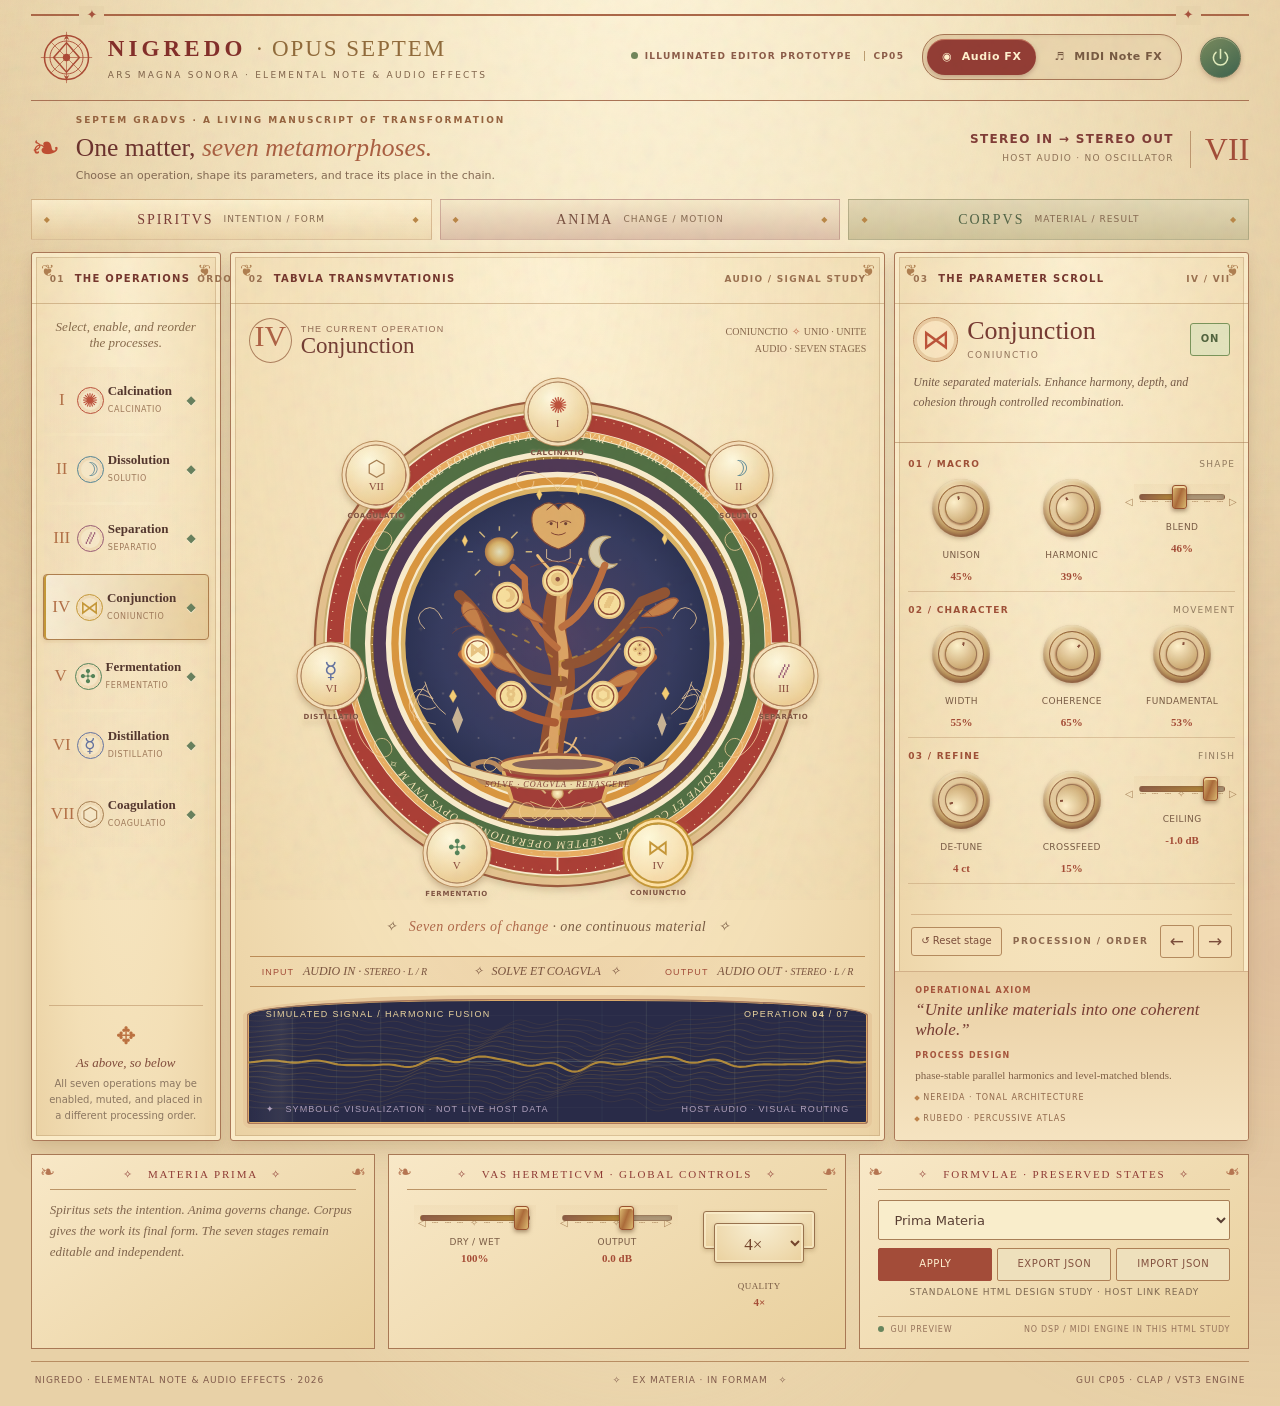
<file: Nigredo-Opus-Septem/CP10/ui/Nigredo_CP05_Standalone.html>
<!doctype html>
<html lang="en">
<head><meta charset="utf-8"/><meta name="viewport" content="width=device-width, initial-scale=1"/><meta name="theme-color" content="#e9d5ad"/><meta name="description" content="Nigredo Opus Septem — an interactive manuscript-inspired GUI study for seven-stage audio and MIDI effects."/><title>Nigredo — Opus Septem · CP05 Alchemical GUI</title><style>
/* NIGREDO / OPUS SEPTEM · CP04 — Manuscript Cosmology */
:root{--paper:#f1dfb5;--paper-light:#f8ebcf;--paper-edge:#dac28f;--ink:#382c2d;--muted:#826b58;--muted-light:#9d896b;--crimson:#ae4735;--vermilion:#d45a40;--ochre:#b78b3d;--gold:#c79845;--moss:#506d4c;--lapis:#34365c;--violet:#5b3d55;--line:#ae865b65;--line-dark:#a17c57;--accent:#c69838;--accent-rgb:198,152,56;--selected:#b24c37}
*{box-sizing:border-box}html{background:#d9bd8c}body{margin:0;min-width:320px;font:13px/1.45 'Segoe UI',system-ui,-apple-system,sans-serif;color:var(--ink);background:radial-gradient(ellipse at 50% -15%,#fff6dc 0,#f5e6c2 38%,transparent 76%),radial-gradient(circle at 5% 32%,#ceaf7d44,transparent 30%),radial-gradient(circle at 100% 68%,#c4897d3b,transparent 31%),#e8d1a7}
body:before{position:fixed;content:'';inset:0;pointer-events:none;z-index:30;opacity:.14;mix-blend-mode:multiply;background-image:url("data:image/svg+xml,%3Csvg viewBox='0 0 128 128' xmlns='http://www.w3.org/2000/svg'%3E%3Cfilter id='n'%3E%3CfeTurbulence baseFrequency='.52' numOctaves='3' type='fractalNoise' stitchTiles='stitch'/%3E%3C/filter%3E%3Crect width='128' height='128' filter='url(%23n)' opacity='.44'/%3E%3C/svg%3E")}
button,select{font:inherit}button{cursor:pointer;color:inherit}button:focus-visible,select:focus-visible,.knob:focus-visible{outline:3px solid #6d5c89;outline-offset:3px}button:disabled{opacity:.27;cursor:not-allowed}button:hover:not(:disabled){filter:brightness(1.055)}
#app{max-width:1700px;margin:auto;padding:14px clamp(13px,2.4vw,40px) 19px}.topbar{position:relative;display:flex;justify-content:space-between;align-items:center;gap:24px;min-height:87px;border-top:2px solid #ac6848;border-bottom:1px solid #ab7455;padding:9px 8px 11px}.topbar:before,.topbar:after{content:'✦';position:absolute;top:-10px;background:#e9d5ad;padding:0 7px;color:#a7523e;font-size:13px}.topbar:before{left:4%}.topbar:after{right:4%}.brand{display:flex;align-items:center;gap:14px}.brand-mark{width:55px;height:55px;flex-shrink:0;color:#ab4b35}.brand-mark svg{width:100%;height:100%}.brand-name{font-family:'Palatino Linotype',Palatino,Georgia,serif;font-size:23px;font-weight:700;letter-spacing:.18em;color:#842f2a;white-space:nowrap}.brand-name span{color:#916b3b;font-weight:400;letter-spacing:.085em}.brand-sub{font-size:9px;letter-spacing:.25em;color:#81654b;text-transform:uppercase;margin-top:3px}.header-tools{display:flex;align-items:center;gap:18px}.build-status{font-size:9px;letter-spacing:.14em;font-weight:650;color:#8c5c48;white-space:nowrap;text-align:right}.build-status .status-dot{display:inline-block;background:#71865b;width:7px;height:7px;border-radius:50%;margin-right:7px}.build-version{margin-left:8px;border-left:1px solid #bc9c70;padding-left:8px}.mode-switch{display:flex;gap:3px;border:1px solid #a77655;padding:4px;background:#ead5ad;border-radius:22px;box-shadow:inset 0 1px 4px #86542c1b}.mode-button{padding:10px 15px;font-weight:700;font-size:11px;letter-spacing:.05em;border:0;border-radius:18px;background:transparent;color:#785b43;white-space:nowrap}.mode-button.active{background:#933d35;color:#fff1ce;box-shadow:0 2px 5px #75372f55,inset 0 1px #f3ad8680}.mode-graphic{margin-right:5px}.main-power{width:41px;height:41px;border-radius:50%;border:1px solid #6c7657;display:grid;place-items:center;color:#e2edbd;background:linear-gradient(150deg,#7a8b5e,#3e644e);box-shadow:inset 0 1px #e5e8b860,0 2px 5px #6839224d}.main-power.off{background:linear-gradient(#8a6963,#684746);color:#e4c6bb;border-color:#91645c}.main-power svg{width:19px;height:19px}
.intro{display:flex;align-items:center;justify-content:space-between;gap:20px;margin:13px 0 15px}.intro-lead{display:flex;align-items:center;gap:16px}.intro-ornament{font-family:Georgia,serif;font-size:35px;color:#c04e33}.eyebrow{color:#96633f;letter-spacing:.22em;font-weight:800;font-size:9px;text-transform:uppercase}.intro h1{font-size:clamp(21px,2vw,31px);font-family:Palatino,Georgia,serif;font-weight:400;color:#6d332e;margin:2px 0}.intro h1 em{font-style:italic;color:#aa6042}.intro p{margin:0;font-size:11px;color:#846a53}.intro-right{text-align:right;display:flex;gap:16px;align-items:center}.intro-right b{display:block;font-size:12px;letter-spacing:.11em;color:#813d37}.intro-right small{font-size:9px;letter-spacing:.14em;color:#8e7155}.counter{border-left:1px solid #be9870;padding-left:14px;font:32px Georgia,serif;color:#a34e39}
.trinity{display:grid;grid-template-columns:repeat(3,1fr);gap:8px;margin-bottom:12px}.trinity-tile{display:flex;align-items:center;gap:10px;justify-content:center;min-height:41px;border:1px solid #b88c5f76;background:linear-gradient(180deg,#fff3d3c9,#e6c99973);position:relative}.trinity-tile:before,.trinity-tile:after{content:'◆';font-size:8px;color:#ba8747;position:absolute;top:50%;transform:translateY(-50%)}.trinity-tile:before{left:12px}.trinity-tile:after{right:12px}.trinity-tile b{font:14px Georgia,serif;letter-spacing:.14em;color:#7c3d36}.trinity-tile small{font-size:9px;color:#866a51;letter-spacing:.12em}.trinity-tile:nth-child(2){background:linear-gradient(180deg,#f6e9c9,#dec2aa);border-color:#ac777077}.trinity-tile:nth-child(2) b{color:#785040}.trinity-tile:nth-child(3){background:linear-gradient(180deg,#e4d8b5,#d0c49b);border-color:#8b896477}.trinity-tile:nth-child(3) b{color:#526446}
.workbench{display:grid;grid-template-columns:minmax(204px,236px) minmax(470px,1fr) minmax(350px,396px);gap:13px;align-items:stretch}.illuminated{position:relative;min-width:0;border:1px solid #ab7858;border-radius:3px;box-shadow:0 6px 12px #85613b24,0 18px 30px #886f4c18,inset 0 0 0 4px #faebc8,inset 0 0 0 5px #ad8b5c59;background:radial-gradient(ellipse at 50% 0,#fff3d5d9,#f3dfb6 70%,#ead1a3)}.illuminated:before,.illuminated:after{position:absolute;pointer-events:none;content:'❦';font:16px Georgia,serif;color:#b08051;top:8px}.illuminated:before{left:9px}.illuminated:after{right:9px;transform:scaleX(-1)}.panel-heading{min-height:51px;display:flex;justify-content:space-between;align-items:center;gap:7px;padding:15px 22px 12px;font-size:10px;font-weight:780;letter-spacing:.13em;border-bottom:1px solid #b58d5f80;color:#76372e;white-space:nowrap}.panel-heading span:last-child{color:#9b7150;font-weight:550;font-size:9px}.section-no{color:#bd8350;margin-right:5px}.micro-label{font-size:9px;letter-spacing:.16em;color:#8c684f;font-weight:650}
.stages-panel{display:flex;flex-direction:column;min-height:780px}.ledger-caption{padding:15px 18px 12px;font:italic 13px Georgia,serif;color:#876a4b;text-align:center}.stages-list{display:flex;flex-direction:column;gap:3px;padding:4px 11px 16px}.stage-item{--stage:#a76142;position:relative;display:flex;align-items:center;min-height:66px;border:1px solid transparent;border-radius:4px;color:#72594d}.stage-item:not(.selected){background:linear-gradient(90deg,#f2ddba80,transparent)}.stage-item.selected{border-color:#b0804e;background:linear-gradient(100deg,#f8eed7,#e8cd9a);box-shadow:inset 2px 0 var(--stage),0 2px 4px #ab805033}.stage-item.muted .stage-select{opacity:.43}.stage-select{display:flex;align-items:center;gap:7px;text-align:left;flex:1;min-width:0;border:0;background:transparent;padding:9px 4px 9px 7px}.stage-item .number{width:22px;text-align:center;color:#b37047;font:17px Georgia,serif}.stage-glyph{flex-shrink:0;width:30px;height:30px;border-radius:50%;background:#f6e7c8;border:1px solid var(--stage);display:grid;place-items:center;color:var(--stage);font:19px Georgia,serif;box-shadow:inset 0 0 0 3px #ead0a67d}.stage-copy{display:block;min-width:0}.stage-copy b{display:block;color:#54372e;font:14px Georgia,serif;font-weight:600;white-space:nowrap}.stage-copy small{font-size:8px;letter-spacing:.08em;color:#a07b5b}.stage-toggle{border:0;position:relative;background:transparent;width:27px;height:37px;flex-shrink:0;margin-right:3px;padding:0}.stage-toggle:after{content:'◆';font-size:12px;color:#69815e;text-shadow:0 1px #fff1d5}.stage-toggle.off:after{content:'◇';color:#ad947c}.stages-footer{margin:auto 17px 16px;padding:16px 0 0;border-top:1px solid #b88d608a;text-align:center}.stages-footer-mark{display:block;font:24px Georgia,serif;color:#bb7140}.stages-footer div span{display:block;font:italic 13px Georgia,serif;color:#7f4a3a;margin:5px 0}.stages-footer small{font-size:10px;color:#8b7660;line-height:1.6;display:block}
.field-panel{display:flex;flex-direction:column;align-items:center;overflow:hidden}.field-panel .panel-heading{width:100%}.field-top{width:100%;display:flex;justify-content:space-between;gap:7px;padding:14px 18px 8px;align-items:center}.field-stage{display:flex;align-items:center;gap:9px}.stage-id{font:30px Georgia,serif;color:#ae6245;width:43px;height:45px;text-align:center;border:1px solid #ae805e;border-radius:50%}.field-precursor{font:9px 'Segoe UI',sans-serif;letter-spacing:.13em;color:#926b54}.field-stage h2{margin:0;font:25px/1.05 Georgia,serif;color:#733d34;font-weight:500}.field-metadata{font:10px/1.65 Georgia,serif;color:#87674b;text-align:right}.field-meta-split{color:#b85739;margin:0 4px}
.cosmogram-shell{width:100%;flex:1;min-height:475px;display:flex;align-items:center;justify-content:center;padding:0 14px}.cosmogram{width:min(100%,545px);aspect-ratio:1;position:relative;isolation:isolate;--ring-gold:#c99d4a;filter:drop-shadow(0 4px 3px #70502930)}.cosmogram svg{display:block;width:100%;height:100%;overflow:visible}.ringback .manuscript-script{font:italic 12px Georgia,serif;letter-spacing:1.35px;fill:#fae6b9}.ringback .sigil-letter{font:14px Georgia,serif;fill:#fbe5b1}.tree-fruit{transition:.25s;stroke:#e8c582;stroke-width:2;fill:#f7df9d}.tree-fruit .fruit-mini{stroke:#8f4a34;stroke-width:1.3;fill:none}.tree-fruit .fruit-symbol{fill:#8b503e;font:18px Georgia,serif;text-anchor:middle;dominant-baseline:middle}.cosmogram:not(.unlit) .tree-fruit.highlight{fill:#fff4cb;stroke:#a74835;filter:url(#goldGlow)}.cosmogram .tree-fruit.highlight{stroke-width:3}.cosmogram.unlit .living-tendril{opacity:.15}.living-tendril{stroke:var(--accent);stroke-width:2;stroke-linecap:round;opacity:.7;fill:none;stroke-dasharray:5 10;animation:energyFlow 7s linear infinite}.path-node{--stage:#b78752;position:absolute;z-index:4;width:68px;height:68px;transform:translate(-50%,-50%);border-radius:50%;border:1px solid #ad825c;color:#6e493c;background:radial-gradient(circle at 38% 26%,#fff9df,#edcf96 75%);box-shadow:0 0 0 3px #f5dfba,0 0 0 4px #b88b5a,0 5px 7px #69492b38;display:flex;align-items:center;justify-content:center;flex-direction:column;gap:0;transition:transform .18s ease,background .18s ease}.path-node:hover{transform:translate(-50%,-50%) scale(1.085)}.path-node.selected{background:radial-gradient(circle at 33% 24%,#fff9da,#f4d39b);border:2px solid var(--stage);box-shadow:0 0 0 3px #ffe2a6,0 0 0 5px var(--stage),0 0 22px #ce8f5e55}.path-node.off{opacity:.47}.node-symbol{font:22px/1 Georgia,serif;color:var(--stage)}.path-node b{font:11px Georgia,serif;color:#8b4c3d}.path-node small{position:absolute;top:calc(100% + 6px);font-size:8px;font-weight:700;letter-spacing:.1em;color:#7f5442;text-shadow:0 1px 3px #f5dfbb}.path-node:nth-child(1){left:50%;top:7.5%}.path-node:nth-child(2){left:83.25%;top:19%}.path-node:nth-child(3){left:91.5%;top:56%}.path-node:nth-child(4){left:68.5%;top:88.5%}.path-node:nth-child(5){left:31.5%;top:88.5%}.path-node:nth-child(6){left:8.5%;top:56%}.path-node:nth-child(7){left:16.75%;top:19%}.wheel-center-seal{position:absolute;left:50%;top:51%;transform:translate(-50%,-50%);font:italic 12px Georgia,serif;color:#f2e3bd;letter-spacing:.15em;text-shadow:0 1px #4a2e44;pointer-events:none;opacity:.9}.wheel-caption{font:italic 14px Georgia,serif;color:#795b43;text-align:center;margin:2px 0 13px;letter-spacing:.03em}.wheel-caption span{color:#ae6849}.hermetic-scroll{width:calc(100% - 38px);margin:8px 19px 12px;border-top:1px solid #bb8c57;border-bottom:1px solid #bb8c57;padding:7px 12px;display:flex;align-items:center;justify-content:space-between;gap:12px;color:#79533e;font:italic 12px Georgia,serif;background:linear-gradient(90deg,transparent,#e4c29480,transparent)}.hermetic-scroll b{font-style:normal;color:#a34d39;letter-spacing:.12em;font:9px 'Segoe UI',sans-serif}
.scope-block{width:calc(100% - 32px);margin:0 16px 16px;border:1px solid #ad795b;background:#292b48;box-shadow:0 0 0 4px #e7c99c,inset 0 0 0 1px #deaa69;position:relative;border-radius:40% 40% 3px 3px/13% 13% 3px 3px;overflow:hidden;min-height:123px}.scope-wrap{position:relative;min-height:123px}.scope-wrap canvas{height:123px;width:100%;display:block}.scope-labels{position:absolute;z-index:2;top:9px;left:18px;right:18px;display:flex;justify-content:space-between;color:#ead49f;font:9px 'Segoe UI',sans-serif;letter-spacing:.15em}.scope-bottom{position:absolute;bottom:9px;left:18px;right:18px;display:flex;justify-content:space-between;font:9px 'Segoe UI',sans-serif;letter-spacing:.12em;color:#ae9fbb}.scope-bottom b{font-weight:500;color:#ead69e}
.editor-panel{display:flex;flex-direction:column;overflow:hidden}.stage-editor-header{padding:13px 18px 12px;border-bottom:1px solid #a97d548c}.editor-title-row{display:flex;align-items:center;gap:9px}.editor-glyph{width:45px;height:45px;display:grid;place-items:center;border:1px solid #b78357;border-radius:50%;font:28px Georgia,serif;color:#bd533a;background:#f9e4bf;box-shadow:inset 0 0 0 3px #e9cba0}.editor-names{flex:1;min-width:0}.editor-names h2{font:26px/1.05 Georgia,serif;color:#773a32;margin:0}.editor-names div{font-size:9px;letter-spacing:.16em;color:#94745b;margin-top:4px}.stage-power{padding:8px 10px;border:1px solid #7b955b;border-radius:3px;color:#52653f;font-size:10px;font-weight:800;letter-spacing:.08em;background:#e3e3bd}.stage-power.off{color:#986b56;background:#e7d1c2;border-color:#b4826f}.editor-desc{font:italic 12px/1.65 Georgia,serif;color:#775c48;margin:11px 0 0;min-height:57px}.parameters{padding:3px 18px 0;flex:1;display:flex;flex-direction:column}.param-group{border-bottom:1px solid #b792666b;padding:12px 0 9px}.param-heading{display:flex;justify-content:space-between;color:#9f5037;font-size:9px;font-weight:800;letter-spacing:.14em}.param-heading i{font-weight:500;font-style:normal;color:#937c60}.knob-row{display:grid;grid-template-columns:repeat(3,minmax(0,1fr));gap:4px;margin-top:8px}.param{display:flex;flex-direction:column;align-items:center;gap:2px;min-width:0}.knob{width:64px;height:64px;position:relative;border:0;border-radius:50%;touch-action:none;background:radial-gradient(circle at 36% 28%,#ffeec7,#c19c60 62%,#95623f 90%);box-shadow:inset 0 2px 3px #fff8d89c,inset 0 -2px 4px #703e31a3,0 2px 4px #76503755;display:block;flex-shrink:0}.knob:before{content:'';position:absolute;inset:6px;border:1px solid #946340;border-radius:50%;background:conic-gradient(from 225deg,var(--accent) var(--angle),#bba27b var(--angle) 270deg,transparent 270deg 360deg);box-shadow:inset 0 0 0 6px #e5cb9e, inset 0 0 6px #9a643f73}.knob:after{content:'';position:absolute;inset:13px;border:1px solid #9f7654;border-radius:50%;background:radial-gradient(circle at 32% 26%,#fff1cb,#caa66e 80%);box-shadow:0 1px 2px #a36b43;transform:rotate(var(--angle-turn));background-image:linear-gradient(to bottom,#89503a 0 23%,transparent 23% 100%),radial-gradient(circle at 32% 26%,#fff1cb,#caa66e 80%);background-position:center 3px,center;background-size:2px 14px,100% 100%;background-repeat:no-repeat}.param-name{font-size:9px;letter-spacing:.045em;color:#795b44;text-align:center;min-height:26px;line-height:1.2;margin-top:3px;display:flex;align-items:center;justify-content:center;max-width:109px}.param-val{color:#a54c36;font:700 11px Georgia,serif;white-space:nowrap}.parameter-footer{margin:10px 16px 13px;padding-top:10px;border-top:1px solid #b4875a78;display:flex;gap:5px;justify-content:space-between;align-items:center}.parameter-footer button{border:1px solid #b48a5e;background:#f3ddb5;border-radius:3px;padding:6px 9px;color:#7b4d3b;font-size:10px}.parameter-footer .move{font-size:17px;padding:3px 9px}.intent-scroll{border-top:1px solid #b7885b8c;padding:13px 20px 16px;background:linear-gradient(#ead0a5,#f5e3c0)}.intent-scroll .section-small{font-size:8px;color:#a5553d;font-weight:800;letter-spacing:.15em}.intent-quote{font:italic 17px Georgia,serif;color:#773d33;margin:4px 0 10px}.intent-scroll p{font:11px/1.55 Georgia,serif;color:#806148;margin:5px 0 0}.lineage{display:flex;flex-wrap:wrap;gap:9px;font-size:8px;letter-spacing:.12em;color:#90684b;margin-top:8px}.square{display:inline-block;width:4px;height:4px;background:#be834b;transform:rotate(45deg);margin-right:4px}
.bottom-altar{display:grid;grid-template-columns:minmax(230px,.75fr) 1fr minmax(300px,.85fr);gap:13px;margin-top:13px}.altar-panel{min-width:0;min-height:155px;border:1px solid #a87855;background:linear-gradient(145deg,#f8e8c7,#e9d09e);padding:13px 18px;position:relative}.altar-panel:before,.altar-panel:after{position:absolute;content:'❧';font:18px Georgia,serif;color:#b57551;top:6px}.altar-panel:before{left:8px}.altar-panel:after{right:8px;transform:scaleX(-1)}.altar-title{font:11px Georgia,serif;letter-spacing:.17em;color:#8e3b35;text-align:center;border-bottom:1px solid #bb9466;padding:0 0 8px;margin-bottom:10px}.altar-panel p{margin:0;color:#80654d;font:italic 13px/1.6 Georgia,serif}.master-controls{display:grid;grid-template-columns:repeat(3,minmax(0,1fr));gap:6px}.master-controls .knob{width:53px;height:53px}.master-controls .knob:after{inset:11px}.master-controls .param-name{min-height:16px;margin-top:2px}.master-controls .param-val{font-size:11px}.preset-space{display:flex;flex-direction:column;gap:8px}select{width:100%;font-size:13px;color:#593e33;border:1px solid #a87e56;border-radius:2px;background:#f9edcb;padding:10px 11px;outline-offset:2px;min-height:40px}.preset-actions{display:grid;grid-template-columns:repeat(3,1fr);gap:5px}.preset-actions button{padding:8px 4px;background:#eee0bc;border:1px solid #ae8057;color:#835240;border-radius:2px;font-size:10px;letter-spacing:.06em}.preset-actions #applyPreset{background:#a34c39;color:#fff0d0;border-color:#a34c39}.master-footer{display:flex;justify-content:space-between;gap:12px;border-top:1px solid #bd996e;margin-top:12px;padding-top:7px;color:#96735b;font-size:8px;letter-spacing:.1em}.master-footer .safety-led{background:#67855d;border-radius:50%;width:6px;height:6px;display:inline-block;margin-right:6px}.site-footer{margin-top:12px;display:flex;justify-content:space-between;align-items:center;color:#815b4b;font-size:9px;letter-spacing:.1em;gap:10px;border-top:1px solid #b88d62;padding:12px 4px 0}.site-footer span{padding:0 4px;color:#b25337}.toast{position:fixed;z-index:50;bottom:25px;left:50%;transform:translateX(-50%) translateY(20px);background:#482f41;color:#f5e5c1;padding:11px 19px;box-shadow:0 8px 30px #4c262855;opacity:0;pointer-events:none;transition:.2s;border:1px solid #bb8b4c;font-size:12px}.toast.show{opacity:1;transform:translateX(-50%) translateY(0)}
@keyframes energyFlow{to{stroke-dashoffset:-100}}@media(prefers-reduced-motion:reduce){*,*:before,*:after{animation:none!important;transition:none!important}}
@media(max-width:1330px){.workbench{grid-template-columns:190px minmax(390px,1fr) 355px;gap:9px}.stages-panel{min-height:730px}.stage-select{gap:4px}.stage-glyph{width:27px;height:27px}.stage-copy b{font-size:13px}.field-stage h2{font-size:23px}.cosmogram-shell{min-height:420px}.path-node{height:61px;width:61px}.path-node small{font-size:7px}.knob{width:58px;height:58px}.parameters{padding-left:13px;padding-right:13px}.panel-heading{padding-left:18px;padding-right:18px}}
@media(max-width:1120px){.build-status{display:none}.workbench{grid-template-columns:minmax(370px,1fr) minmax(330px,.78fr)}.stages-panel{grid-column:1/-1;min-height:unset}.stages-list{display:grid;grid-template-columns:repeat(7,minmax(0,1fr));padding:8px 9px 14px}.stage-item{min-height:92px;flex-direction:column}.stage-select{flex-direction:column;text-align:center;gap:3px;padding:6px 1px}.stage-item .number{font-size:12px}.stage-glyph{width:30px;height:30px}.stage-copy small{display:none}.stage-copy b{font-size:11px;white-space:normal}.stage-toggle{position:absolute;top:4px;right:3px;height:19px;width:16px}.stage-toggle:after{font-size:9px}.ledger-caption{display:none}.stages-footer{display:none}.cosmogram-shell{min-height:430px}.bottom-altar{grid-template-columns:1fr 1fr}.bottom-altar .altar-panel:first-child{display:none}}
@media(max-width:760px){#app{padding:9px 10px 18px}.topbar{flex-wrap:wrap;padding:12px 4px;gap:8px;justify-content:center}.brand{width:100%;justify-content:center}.brand-name{font-size:19px}.brand-mark{width:45px;height:45px}.header-tools{justify-content:center}.intro{margin:10px 0}.intro-right{display:none}.intro h1{font-size:23px}.trinity-tile small{display:none}.trinity-tile{min-height:32px}.trinity-tile b{font-size:11px}.workbench{display:flex;flex-direction:column;gap:11px}.stages-list{grid-template-columns:repeat(4,minmax(0,1fr));gap:3px}.field-panel{order:2}.stages-panel{order:1}.editor-panel{order:3}.cosmogram-shell{min-height:0;padding:0 8px}.cosmogram{width:min(100%,555px)}.field-top{padding:12px 15px}.field-stage h2{font-size:23px}.field-metadata{font-size:9px}.path-node{width:clamp(45px,12vw,65px);height:clamp(45px,12vw,65px)}.node-symbol{font-size:18px}.path-node small{font-size:6px;top:calc(100% + 5px)}.wheel-caption{margin-top:0}.editor-panel{min-height:unset}.editor-desc{min-height:0}.knob{width:65px;height:65px}.bottom-altar{grid-template-columns:1fr}.bottom-altar .altar-panel:first-child{display:block}.site-footer{font-size:8px;flex-wrap:wrap;justify-content:center;text-align:center}}
@media(max-width:430px){.brand-name{font-size:16px;letter-spacing:.1em}.brand-sub{font-size:8px;letter-spacing:.13em}.mode-button{font-size:10px;padding:8px 11px}.intro h1{font-size:20px}.panel-heading{font-size:9px}.stages-list{grid-template-columns:repeat(4,minmax(0,1fr))}.stage-item{min-height:79px}.stage-copy b{font-size:10px}.stage-glyph{width:27px;height:27px;font-size:16px}.path-node{width:40px;height:40px;box-shadow:0 0 0 2px #f5dfba,0 0 0 3px #b88b5a}.path-node small{display:none}.node-symbol{font-size:16px}.path-node b{font-size:9px}.cosmogram-shell{padding:0 3px}.wheel-caption{font-size:11px}.field-stage h2{font-size:18px}.stage-id{width:34px;height:34px;font-size:24px}.field-metadata{font-size:8px}.knob{width:62px;height:62px}.master-controls{gap:3px}.altar-panel{padding:12px}.preset-actions button{font-size:9px}.site-footer>div:nth-child(2){display:none}}
.cosmogram[data-stage="0"] .tree-fruit.fruit-0 > circle:first-child{fill:#fff6cb;stroke:#f0b969;stroke-width:3;filter:url(#goldGlow)}.cosmogram[data-stage="1"] .tree-fruit.fruit-1 > circle:first-child{fill:#fff6cb;stroke:#f0b969;stroke-width:3;filter:url(#goldGlow)}.cosmogram[data-stage="2"] .tree-fruit.fruit-2 > circle:first-child{fill:#fff6cb;stroke:#f0b969;stroke-width:3;filter:url(#goldGlow)}.cosmogram[data-stage="3"] .tree-fruit.fruit-3 > circle:first-child{fill:#fff6cb;stroke:#f0b969;stroke-width:3;filter:url(#goldGlow)}.cosmogram[data-stage="4"] .tree-fruit.fruit-4 > circle:first-child{fill:#fff6cb;stroke:#f0b969;stroke-width:3;filter:url(#goldGlow)}.cosmogram[data-stage="5"] .tree-fruit.fruit-5 > circle:first-child{fill:#fff6cb;stroke:#f0b969;stroke-width:3;filter:url(#goldGlow)}.cosmogram[data-stage="6"] .tree-fruit.fruit-6 > circle:first-child{fill:#fff6cb;stroke:#f0b969;stroke-width:3;filter:url(#goldGlow)}

/* CP05: illuminated material controls, not every parameter is a dial. */
.param-fader{width:90%;margin:5px 5%;height:15px;accent-color:#ad5f3d;cursor:ew-resize;background:transparent;appearance:none;position:relative;z-index:2}
.param-fader::-webkit-slider-runnable-track{height:6px;border-radius:3px;background:linear-gradient(90deg,#99634f 0,var(--accent) var(--ratio),#b9a083 var(--ratio),#baa585 100%);border:1px solid #80593980;box-shadow:inset 0 1px 4px #5944285b}
.param-fader::-webkit-slider-thumb{appearance:none;width:15px;height:24px;border:1px solid #99522f;border-radius:3px;box-shadow:0 2px 4px #59391e80,inset 0 2px #f5d79f;background:linear-gradient(110deg,#ddbd74,#ab6b3a 48%,#ddbb72);margin-top:-10px}
.fader-track{position:relative;width:100%;height:58px;display:flex;align-items:center;justify-content:center;background:linear-gradient(180deg,#e4ca9f33,transparent)}
.fader-runes{position:absolute;bottom:2px;font:10px Georgia,serif;letter-spacing:2px;color:#aa8459;pointer-events:none;white-space:nowrap}
.param-choice{background:radial-gradient(ellipse at 50% 0,#f8efd4,#ead09d);border:1px solid #98724e;color:#74442c;box-shadow:inset 0 0 0 2px #fff4d58a,0 2px 4px #77572b3e;width:82%;max-width:130px;margin:11px auto;height:38px;border-radius:3px;font:17px Georgia,serif;text-align:center;cursor:pointer}
.param-switch{width:72px;height:48px;margin:5px auto 3px;border-radius:8px;background:linear-gradient(#ddd0ad,#c3a57c);box-shadow:inset 0 2px 6px #74503066,0 2px 2px #fff2d7;display:flex;justify-content:center;align-items:center;flex-direction:column;border:1px solid #947c50;color:#9e7850;transition:.15s}
.param-switch.armed{background:linear-gradient(#eec77e,#dfb468);color:#884a33;box-shadow:inset 0 0 0 2px #f8e6ab,0 0 8px #ce965c60}
.param-switch .switch-gem{font:24px Georgia,serif;line-height:1}.param-switch small{font:7px Georgia,serif;letter-spacing:.09em}.param-fader:focus-visible,.param-switch:focus-visible,.param-choice:focus-visible{outline:2px solid #805784;outline-offset:3px}
.knob .dial-inscription{display:grid;place-items:center;position:absolute;inset:0;color:#8c6545;opacity:.43;font:13px Georgia,serif;pointer-events:none}
.cosmogram svg .filigree{stroke:#f5d09b;stroke-width:1.1;fill:none;opacity:.8}.cosmogram svg .vessel-filigree{fill:none;stroke:#e3c080;stroke-width:1.1}.cosmogram svg .portrait{fill:#ddac69;stroke:#804838;stroke-width:1.3}.cosmogram svg .portrait-ink{stroke:#844635;fill:none;stroke-width:1.1}.cosmogram svg .ribbon-letter{font:italic 9px Georgia,serif;fill:#813e36;letter-spacing:1.1px}.cosmogram svg .gold-sparks{fill:#f5ce75;stroke:#e4bb65;stroke-width:.5}
#hostNotice{font-size:9px;letter-spacing:.1em;color:#7d6750;text-align:center;padding:5px}

.native-plugin .mode-button:disabled{opacity:.45;filter:grayscale(.25);cursor:default}

</style></head>
<body><div id="app">
<header class="topbar">
 <div class="brand"><div class="brand-mark" aria-hidden="true"><svg viewBox="0 0 60 60" fill="none" xmlns="http://www.w3.org/2000/svg"><circle cx="30" cy="30" r="24" stroke="currentColor" stroke-width="1.7"/><circle cx="30" cy="30" r="18" stroke="currentColor" stroke-width="1"/><path d="M30 2v56M2 30h56M13 13l34 34M47 13 13 47" stroke="currentColor" stroke-width=".7"/><path d="M30 14l14 16-14 16-14-16z" stroke="currentColor" stroke-width="1.7"/><circle cx="30" cy="30" r="4" fill="#ad4b37"/><path d="M30 5l3 6-3-2-3 2zM30 55l3-6-3 2-3-2z" fill="currentColor"/></svg></div><div><div class="brand-name">NIGREDO <span>· OPUS SEPTEM</span></div><div class="brand-sub">ARS MAGNA SONORA · ELEMENTAL NOTE &amp; AUDIO EFFECTS</div></div></div>
 <div class="header-tools"><div class="build-status"><span class="status-dot"></span>ILLUMINATED EDITOR PROTOTYPE <span class="build-version">CP05</span></div><div class="mode-switch" role="group" aria-label="Effect module"><button type="button" id="audioMode" class="mode-button active" aria-pressed="true"><span class="mode-graphic">◉</span> Audio FX</button><button type="button" id="midiMode" class="mode-button" aria-pressed="false"><span class="mode-graphic">♬</span> MIDI Note FX</button></div><button id="powerBtn" type="button" class="main-power" aria-label="Toggle complete effects chain" aria-pressed="true" title="Toggle complete effects chain"><svg viewBox="0 0 24 24" fill="none" stroke="currentColor" stroke-width="2" stroke-linecap="round"><path d="M12 2v11"/><path d="M6.3 5.5a9 9 0 1 0 11.4 0"/></svg></button></div>
</header>
<div class="intro"><div class="intro-lead"><span class="intro-ornament" aria-hidden="true">❧</span><div><div class="eyebrow">SEPTEM GRADVS · A LIVING MANUSCRIPT OF TRANSFORMATION</div><h1>One matter, <em>seven metamorphoses.</em></h1><p>Choose an operation, shape its parameters, and trace its place in the chain.</p></div></div><div class="intro-right"><div><b id="pathHeader">STEREO IN → STEREO OUT</b><small id="pathSubtitle">HOST AUDIO · NO OSCILLATOR</small></div><div class="counter">VII</div></div></div>
<div class="trinity" aria-hidden="true"><div class="trinity-tile"><b>SPIRITVS</b><small>INTENTION / FORM</small></div><div class="trinity-tile"><b>ANIMA</b><small>CHANGE / MOTION</small></div><div class="trinity-tile"><b>CORPVS</b><small>MATERIAL / RESULT</small></div></div>
<main class="workbench">
 <section class="illuminated stages-panel" aria-label="Seven stages"><div class="panel-heading"><span><span class="section-no">01</span> THE OPERATIONS</span><span>ORDO · VII</span></div><div class="ledger-caption">Select, enable, and reorder the processes.</div><div class="stages-list" id="stagesList"></div><div class="stages-footer"><span class="stages-footer-mark">✥</span><div><span>As above, so below</span><small>All seven operations may be enabled, muted, and placed in a different processing order.</small></div></div></section>
 <section class="illuminated field-panel" aria-label="Alchemical transformation cosmogram"><div class="panel-heading"><span><span class="section-no">02</span> TABVLA TRANSMVTATIONIS</span><span id="fieldIdentity">AUDIO / SIGNAL STUDY</span></div>
  <div class="field-top"><div class="field-stage"><div class="stage-id" id="fieldRoman">IV</div><div><div class="field-precursor">THE CURRENT OPERATION</div><h2 id="fieldName">Conjunction</h2></div></div><div class="field-metadata"><div><span id="fieldLatin">CONIUNCTIO</span><span class="field-meta-split">✧</span><span id="fieldMotto">UNIO</span></div><span id="chainTypeLabel">AUDIO · SEVEN STAGES</span></div></div>
  <div class="cosmogram-shell"><div class="cosmogram" id="cosmogram" data-stage="3"><svg viewBox="0 0 600 600" role="img" aria-label="Cosmogram with illuminated concentric rings, seven alchemical fruit seals, a branching tree, and a vessel">
<defs>
  <radialGradient id="nightSky" cx="50%" cy="49%" r="60%"><stop offset="0" stop-color="#514364"/><stop offset=".63" stop-color="#373c60"/><stop offset="1" stop-color="#232a48"/></radialGradient>
  <radialGradient id="paperGold"><stop stop-color="#fff4c5"/><stop offset=".66" stop-color="#ead09d"/><stop offset="1" stop-color="#bb8446"/></radialGradient>
  <radialGradient id="solarGold"><stop stop-color="#fffacb"/><stop offset=".65" stop-color="#f2c66c"/><stop offset="1" stop-color="#c88643"/></radialGradient>
  <filter id="goldGlow" x="-60%" width="220%" y="-60%" height="220%"><feGaussianBlur stdDeviation="2" result="soft"/><feMerge><feMergeNode in="soft"/><feMergeNode in="SourceGraphic"/></feMerge></filter>
  <path id="upperArc" d="M 72 302 A 228 228 0 0 1 528 302"/>
  <path id="lowerArc" d="M 520 318 A 221 221 0 0 1 80 318"/>
  <pattern id="stars" patternUnits="userSpaceOnUse" width="39" height="49"><circle cx="18" cy="12" r="1" fill="#f7dcb7" opacity=".35"/><path d="M30 39h5m-2.5-2.5v5" stroke="#e3b962" stroke-width=".7" opacity=".23"/></pattern>
</defs>
<g class="ringback">
  <circle cx="300" cy="300" r="267" fill="#e4c28f" stroke="#9c5b3e" stroke-width="2.5"/>
  <circle cx="300" cy="300" r="257" fill="#f9eccd" stroke="#caaf72" stroke-width="2.2"/>
  <circle cx="300" cy="300" r="245" fill="none" stroke="#ac3f36" stroke-width="18"/>
  <circle cx="300" cy="300" r="232" fill="none" stroke="#e9ae62" stroke-width="6"/>
  <circle cx="300" cy="300" r="220" fill="none" stroke="#527044" stroke-width="16"/>
  <circle cx="300" cy="300" r="204" fill="none" stroke="#a37d36" stroke-width="4"/>
  <circle cx="300" cy="300" r="196" fill="none" stroke="#503956" stroke-width="14"/>
  <circle cx="300" cy="300" r="179" fill="none" stroke="#da973f" stroke-width="8"/>
  <circle cx="300" cy="300" r="170" fill="url(#nightSky)" stroke="#dcb465" stroke-width="5"/>
  <circle cx="300" cy="300" r="164" fill="url(#stars)" opacity=".8"/>
  <circle cx="300" cy="300" r="250" fill="none" stroke="#f8e3b2" stroke-dasharray="1 9" stroke-width="1.5" opacity=".85"/>
  <circle cx="300" cy="300" r="232" fill="none" stroke="#eacc9e" stroke-dasharray="2 12" stroke-width="1" opacity=".72"/>
  <circle cx="300" cy="300" r="204" fill="none" stroke="#ffdf9a" stroke-dasharray="1 8" stroke-width="1.5"/>
  <text class="manuscript-script"><textPath href="#upperArc" startOffset="50%" text-anchor="middle">✧ IN IGNE FORMAM  ·  IN AQVA MOTVM  ·  IN SPIRITV VITAM ✧</textPath></text>
  <text class="manuscript-script"><textPath href="#lowerArc" startOffset="50%" text-anchor="middle">✧ SOLVE ET COAGVLA  ·  SEPTEM OPERATIONES  ·  OPVS VNV M ✧</textPath></text>
  <path d="M300 50v14m0 472v14M50 300h14m472 0h14" stroke="#f8eac1" stroke-width="2"/>
</g>
<!-- Celestial emblems: solar and lunar duality. -->
<g opacity=".86"><circle cx="236" cy="199" r="16" fill="url(#solarGold)"/><path d="M236 176v-5m0 55v-6m-35-21h6m58 0h7m-58-22l6 6m36 37l7 6m-7-49l-7 7m-34 35l-6 6" stroke="#e8c981" stroke-width="1.6"/><path d="M359 183a15 15 0 1 0 7 29 18 18 0 1 1-7-29" fill="#f3e4b7" stroke="#d1b478" stroke-width="1.4"/></g>
<!-- Branching alchemical tree rising from the vessel. -->
<g class="world-tree" stroke-linecap="round" stroke-linejoin="round">
  <path d="M292 457 Q291 407 302 370 Q312 334 299 303 Q292 274 304 238" stroke="#965332" stroke-width="26" fill="none"/>
  <path d="M294 450 Q294 402 301 363 Q312 323 302 283 L305 243" stroke="#dca465" stroke-width="11" fill="none"/>
  <path d="M306 342 C264 340 249 330 225 289 Q209 262 192 247" stroke="#925433" stroke-width="12" fill="none"/>
  <path d="M310 323 C343 320 365 295 393 254 L418 244" stroke="#925433" stroke-width="12" fill="none"/>
  <path d="M300 305 C273 283 263 260 264 228 L251 216" stroke="#bd7040" stroke-width="7" fill="none"/>
  <path d="M305 282 C331 268 343 239 352 214" stroke="#bd7040" stroke-width="8" fill="none"/>
  <path d="M297 387 Q261 382 236 360 C214 339 207 321 195 312" stroke="#ad5c34" stroke-width="9" fill="none"/>
  <path d="M307 378 Q355 377 373 354 C383 338 395 324 405 315" stroke="#ad5c34" stroke-width="9" fill="none"/>
  <path d="M301 368 C267 349 260 332 245 312 M303 361 C340 345 352 323 368 301" stroke="#dcb477" stroke-width="3" fill="none"/>
  <path d="M302 240 C296 218 287 216 278 203 M304 249 C314 231 322 220 326 207" stroke="#efbf76" stroke-width="3" fill="none"/>
  <g fill="#c68149" stroke="#a85e3a" stroke-width="1.4"><path d="M220 290q-35-22-22-37 15 1 22 37"/><path d="M393 270q35-28 40-17-11 20-40 17"/><path d="M256 333q-20-30-30-20-1 16 30 20"/><path d="M350 347q32-26 39-14-8 18-39 14"/><path d="M287 278q-24-28-31-21 3 17 31 21"/></g>
  <path class="living-tendril" d="M297 430Q308 374 302 320Q262 292 226 280M302 320Q363 304 394 262"/>
</g>
<!-- Seven fruit/planet medals on branches; highlights respond to stage selection. -->
<g class="fruit-medals">
  <g class="tree-fruit fruit-0"><circle cx="300" cy="231" r="16"/><circle class="fruit-mini" cx="300" cy="231" r="12"/><text class="fruit-symbol" x="300" y="231">✺</text></g>
  <g class="tree-fruit fruit-1"><circle cx="245" cy="249" r="16"/><circle class="fruit-mini" cx="245" cy="249" r="12"/><text class="fruit-symbol" x="245" y="249">☽</text></g>
  <g class="tree-fruit fruit-2"><circle cx="357" cy="256" r="16"/><circle class="fruit-mini" cx="357" cy="256" r="12"/><text class="fruit-symbol" x="357" y="256">⫽</text></g>
  <g class="tree-fruit fruit-3"><circle cx="212" cy="309" r="16"/><circle class="fruit-mini" cx="212" cy="309" r="12"/><text class="fruit-symbol" x="212" y="309">⋈</text></g>
  <g class="tree-fruit fruit-4"><circle cx="390" cy="309" r="16"/><circle class="fruit-mini" cx="390" cy="309" r="12"/><text class="fruit-symbol" x="390" y="309">✣</text></g>
  <g class="tree-fruit fruit-5"><circle cx="249" cy="358" r="16"/><circle class="fruit-mini" cx="249" cy="358" r="12"/><text class="fruit-symbol" x="249" y="358">☿</text></g>
  <g class="tree-fruit fruit-6"><circle cx="350" cy="358" r="16"/><circle class="fruit-mini" cx="350" cy="358" r="12"/><text class="fruit-symbol" x="350" y="358">⬡</text></g>
</g>
<!-- Illuminated vessel; material enters here and is transformed. -->
<g class="vessel"><path d="M238 433Q300 455 362 433L350 473Q300 497 250 473Z" fill="#a33e38" stroke="#e1af64" stroke-width="4"/><ellipse cx="300" cy="434" rx="64" ry="12" fill="#eac37b" stroke="#9e593f" stroke-width="3"/><ellipse cx="300" cy="433" rx="50" ry="6" fill="#6f4d53" opacity=".8"/><path d="M242 446q-30 20-35-13 21-9 32 7m119 6q30 20 35-13-21-9-32 7" fill="none" stroke="#ba8c5e" stroke-width="5"/><path d="M252 474Q300 490 348 474L361 492H239Z" fill="#e5bd76" stroke="#915b45" stroke-width="2"/><path d="M255 459q18-10 32 6m57-6q-18-10-32 6" fill="none" stroke="#dcb47c" stroke-width="2"/><circle cx="300" cy="465" r="7" fill="url(#paperGold)"/></g>
<g fill="#efd3a4" opacity=".8"><path d="M184 384l6-15 6 15-6 15z"/><path d="M410 389l5-13 5 13-5 13z"/></g>

<!-- CP05 illuminated details: botanical filigree, scroll seals, etched faces and curls. -->
<g class="illuminated-miniatures" aria-hidden="true">
 <g class="filigree"><path d="M90 265c-25-37-10-72 9-85 12-9 25 3 15 14-8 9-22-1-12-12m410 83c25-37 10-72-9-85-12-9-25 3-15 14 8 9 22-1 12-12"/>
 <path d="M90 337c-25 37-10 72 9 85 12 9 25-3 15-14-8-9-22 1-12 12m410-83c25 37 10 72-9 85-12 9-25-3-15-14 8-9 22 1 12 12"/>
 <path d="M300 131c17-25 42-24 45-13 3 14-19 18-19 3m-26 10c-17-25-42-24-45-13-3 14 19 18 19 3"/>
 <path d="M300 471c19 31 37 29 41 18 5-15-14-19-16-5m-25-13c-19 31-37 29-41 18-5-15 14-19 16-5"/>
 </g>
 <g transform="translate(301 169)"><path d="M-27 7Q-34-15-20-20Q-9-29 0-17Q9-29 20-20Q34-15 27 7Q17 22 0 27Q-17 22-27 7Z" class="portrait"/>
 <path d="M-13-2q6-4 11 0m4 0q6-4 12 0m-22 11q8 5 16 0m-21-25q14-15 27 0m-15 13v7" class="portrait-ink"/><circle cx="-8" cy="-1" r="1.7" fill="#6f4135"/><circle cx="8" cy="-1" r="1.7" fill="#6f4135"/>
 <path d="M-13 27v10m26-10v10m-26 0q13 8 26 0" class="filigree"/></g>
 <g class="portrait-ink" opacity=".65"><path d="M270 216q30-14 60 0M225 271q-19-18-31 0m16 10q-17-2-26 8M376 272q16-18 28-2m-14 13q21-4 26 9"/></g>
 <g class="vessel-filigree"><path d="M263 453q10-7 20 2t18 2t18 0t18-4M270 474q30 15 60 0M246 482l-4 7 8-2 9 5 7-5 9 6 7-6 8 8 10-8 8 8 9-8 9 6 7-7 9 4 6-6"/>
 <path d="M249 443c-12-22-27-21-30-9 1 7 9 10 14 2m130 7c12-22 27-21 30-9-1 7-9 10-14 2"/></g>
 <g><path d="M166 389q-39-7-26-33 12-14 23 5-23-12-15 6 7 9 18 3" class="filigree"/>
 <path d="M434 389q39-7 26-33-12-14-23 5 23-12 15 6-7 9-18 3" class="filigree"/></g>
 <g><path d="M154 284Q140 271 154 262Q165 256 173 273M446 284Q460 271 446 262Q435 256 427 273" class="filigree"/></g>
 <path d="M155 345q-20 25-12 40m11-43q7 25 23 36m270-33q20 25 12 40m-11-43q-7 25-23 36" class="filigree"/>
 <path d="M280 419q5-12 11-16m-18 18q14 0 18-6m16-7q15 5 19 16m-5-21q-7 17-14 17" stroke="#e6b77c" fill="none" stroke-width="2"/>
 <g><path d="M178 427Q300 476 422 427L416 439Q300 483 184 440Z" fill="#efdcab" stroke="#ac764c" stroke-width="1.3"/>
  <text class="ribbon-letter" x="300" y="458" text-anchor="middle">SOLVE · COAGVLA · RENASCERE</text>
 </g>
 <g class="gold-sparks"><path d="M195 187l3-6 3 6-3 6zM415 185l3-6 3 6-3 6zM277 136l3-6 3 6-3 6zM320 130l3-6 3 6-3 6zM181 358l4-7 4 7-4 7zM415 355l4-7 4 7-4 7z"/></g>
</g>
</svg><div class="stage-path" id="stagePath" aria-label="Choose a stage from the alchemical wheel"></div></div></div>
  <div class="wheel-caption">✧ &nbsp; <span>Seven orders of change</span> · one continuous material &nbsp; ✧</div>
  <div class="hermetic-scroll"><span><b>INPUT</b> &nbsp; <span id="inputName">AUDIO IN</span> <span>·</span> <small id="inputSpec">STEREO L/R</small></span><span>✧ &nbsp; SOLVE ET COAGVLA &nbsp; ✧</span><span><b>OUTPUT</b> &nbsp; <span id="outputName">AUDIO OUT</span> <span>·</span> <small id="outputSpec">STEREO L/R</small></span></div>
  <div class="scope-block"><div id="scopeWrap" class="scope-wrap"><canvas id="scope" aria-label="Decorative animated audio or MIDI event visualization"></canvas><div class="scope-labels"><span id="scopeLabel">HARMONIC FIELD</span><span>OPERATION <b id="scopeFlow">04</b> / 07</span></div><div class="scope-bottom"><span>✦ &nbsp; SYMBOLIC VISUALIZATION · NOT LIVE HOST DATA</span><span id="safetyLabel">HOST AUDIO · VISUAL ROUTING</span></div></div></div>
 </section>
 <section class="illuminated editor-panel" aria-label="Selected stage parameter editor"><div class="panel-heading"><span><span class="section-no">03</span> THE PARAMETER SCROLL</span><span id="editorIndex">IV / VII</span></div>
  <div class="stage-editor-header"><div class="editor-title-row"><div class="editor-glyph" id="editorGlyph">⋈</div><div class="editor-names"><h2 id="editorTitle">Conjunction</h2><div id="editorLatin">CONIUNCTIO</div></div><button type="button" id="stagePower" class="stage-power on" aria-pressed="true">ON</button></div><p class="editor-desc" id="editorDesc"></p></div>
  <div class="parameters" id="parameters"></div>
  <div class="parameter-footer"><button type="button" id="resetStage" title="Reset parameters to factory stage defaults">↺ Reset stage</button><span class="micro-label">PROCESSION / ORDER</span><span><button class="move" type="button" id="moveEarlier" aria-label="Move selected stage earlier">←</button> <button class="move" type="button" id="moveLater" aria-label="Move selected stage later">→</button></span></div>
  <div class="intent-scroll"><div class="section-small">OPERATIONAL AXIOM</div><div class="intent-quote" id="stagePhrase"></div><div class="section-small">PROCESS DESIGN</div><p id="stageMethod"></p><div class="lineage"><span><i class="square"></i>NEREIDA · TONAL ARCHITECTURE</span><span><i class="square"></i>RUBEDO · PERCUSSIVE ATLAS</span></div></div>
 </section>
</main>
<div class="bottom-altar">
 <section class="altar-panel"><div class="altar-title">✧ &nbsp; MATERIA PRIMA &nbsp; ✧</div><p>Spiritus sets the intention. Anima governs change. Corpus gives the work its final form. The seven stages remain editable and independent.</p></section>
 <section class="altar-panel"><div class="altar-title">✧ &nbsp; VAS HERMETICVM · GLOBAL CONTROLS &nbsp; ✧</div><div class="master-controls" id="masterControls"></div></section>
 <section class="altar-panel"><div class="altar-title">✧ &nbsp; FORMVLAE · PRESERVED STATES &nbsp; ✧</div><div class="preset-space"><select id="presetSelect" aria-label="Choose a formula preset"></select><div class="preset-actions"><button type="button" id="applyPreset">APPLY</button><button type="button" id="savePreset">EXPORT JSON</button><button type="button" id="loadPreset">IMPORT JSON</button><input id="presetFile" type="file" accept=".json,application/json" hidden/></div></div><div id="hostNotice">STANDALONE HTML DESIGN STUDY · HOST LINK READY</div><div class="master-footer"><span><i class="safety-led"></i>GUI PREVIEW</span><span>NO DSP / MIDI ENGINE IN THIS HTML STUDY</span></div></section>
</div>
<footer class="site-footer"><div>NIGREDO · ELEMENTAL NOTE &amp; AUDIO EFFECTS · 2026</div><div>✧ &nbsp; EX MATERIA · IN FORMAM &nbsp; ✧</div><div>GUI CP05 · CLAP / VST3 ENGINE</div></footer>
</div><div class="toast" id="toast" role="status" aria-live="polite"></div>
<script>

const P = (label,def=50,min=0,max=100,unit='%',step=1,short='') => ({label,def,min,max,unit,step,short});
const operations = [
 {name:'Calcination',latin:'CALCINATIO',symbol:'♄',color:'#45413e',tone:'#b6a99b',motto:'IGNIS · FIRE',
  audio:{desc:'Excitation by fire. A harmonic forge for confident, saturated material without needless aliasing.',method:'DESIGN TARGET · oversampled, band-limited nonlinear drive with level compensation.',
   macro:[P('HEAT',40),P('DRIVE',27),P('MIX',55)],character:[P('HARMONICS',40),P('BIAS',50),P('BODY',60)],refine:[P('PRE-FILTER',65),P('TRANSIENT',42),P('TRIM',0,-12,12,' dB',.5)]},
  midi:{desc:'Transform note energy and articulation. Dynamics and gate behavior, never an audio tone generator.',method:'DESIGN TARGET · incoming note velocity and note-on/off transformation.',
   macro:[P('ACCENT',34),P('VELOCITY',70),P('GATE',78)],character:[P('CURVE',48),P('MIN VEL',12,1,127,'',1),P('EXPRESSION',65)],refine:[P('VELOCITY LIMIT',120,1,127,'',1),P('GATE BIAS',50),P('SAFE NOTES',100)]}},
 {name:'Dissolution',latin:'SOLUTIO',symbol:'☽',color:'#8c5b88',tone:'#d6b1d0',motto:'AQUA · WATER',
  audio:{desc:'Loosen the source into flowing space. Diffusion, trails, and soft temporal displacement.',method:'DESIGN TARGET · decorrelated stereo diffusion, carefully damped delay lines.',
   macro:[P('DIFFUSION',44),P('DECAY',35),P('MIX',25)],character:[P('PREDELAY',26,0,160,' ms'),P('SPREAD',60),P('DAMPING',55)],refine:[P('EARLY',48),P('MOD RATE',.25,.01,2,' Hz',.01),P('TAIL FILTER',66)]},
  midi:{desc:'Dissolve rhythmic rigidity without producing new sound. Natural timing and overlap of incoming notes.',method:'DESIGN TARGET · bounded timestamp variation and note-length reshaping.',
   macro:[P('HUMANIZE',24),P('TIME SPREAD',12,0,75,' ms'),P('LEGATO',22)],character:[P('SWING',0,-50,50,'%'),P('DURATION',60),P('CLUSTER',20)],refine:[P('SEED',42,0,999,'',1),P('LATE BIAS',50),P('SAFETY',100)]}},
 {name:'Separation',latin:'SEPARATIO',symbol:'♂',color:'#b65a54',tone:'#e8a097',motto:'DISCRIMEN · DIVIDE',
  audio:{desc:'Reveal structure within a complex signal. Separate bands, stereo placement, and transients.',method:'DESIGN TARGET · phase-aware crossover and complementary reconstruction.',
   macro:[P('CROSSOVER',1200,100,8000,' Hz',10),P('FOCUS',55),P('BALANCE',50)],character:[P('MID/SIDE',50),P('TRANSIENT',45),P('LOW BODY',52)],refine:[P('SLOPE',24,6,48,' dB',6),P('PHASE',50),P('LINK',80)]},
  midi:{desc:'Divide incoming notes by range, velocity, or musical role while preserving note identity.',method:'DESIGN TARGET · MIDI channel/register masks, reliable note-off mapping.',
   macro:[P('SPLIT NOTE',60,24,96,'',1),P('LOW ROUTE',50),P('HIGH ROUTE',50)],character:[P('VEL SPLIT',64,1,127,'',1),P('OCTAVE RANGE',3,1,6,' oct',1),P('DENSITY',80)],refine:[P('HYSTERESIS',0,0,12,' st',1),P('MPE SAFE',100),P('NOTE TRACK',100)]}},
 {name:'Conjunction',latin:'CONIUNCTIO',symbol:'☉',color:'#dbb447',tone:'#f3d988',motto:'UNIO · UNITE',
  audio:{desc:'Unite separated materials. Enhance harmony, depth, and cohesion through controlled recombination.',method:'DESIGN TARGET · phase-stable parallel harmonics and level-matched blends.',
   macro:[P('UNISON',45),P('HARMONIC',39),P('BLEND',46)],character:[P('WIDTH',55),P('COHERENCE',65),P('FUNDAMENTAL',53)],refine:[P('DE-TUNE',4,0,40,' ct'),P('CROSSFEED',15),P('CEILING',-1,-12,0,' dB',.1)]},
  midi:{desc:'Unite incoming notes into chords, intervals, and meaningful relationships.',method:'DESIGN TARGET · scale-aware voice generation with bounded voice counts.',
   macro:[P('INTERVAL',7,-12,12,' st',1),P('VOICES',2,1,6,'',1),P('BLEND',65)],character:[P('INVERSION',0,-3,3,'',1),P('SPREAD',40),P('CHORD CHANCE',70)],refine:[P('VOICE LEADING',80),P('DUPLICATE GUARD',100),P('CHANNEL',1,1,16,'',1)]}},
 {name:'Fermentation',latin:'FERMENTATIO',symbol:'♀',color:'#3e987d',tone:'#97c2a4',motto:'VITA · BECOME',
  audio:{desc:'Allow matter to evolve slowly. Living movement, spectral drift, and controlled feedback.',method:'DESIGN TARGET · smoothed modulation, stable bounded feedback, no zipper noise.',
   macro:[P('MOVEMENT',58),P('GROWTH',36),P('TEXTURE',54)],character:[P('RATE',.18,.01,5,' Hz',.01),P('FEEDBACK',22),P('STEREO DRIFT',61)],refine:[P('SEED',33,0,999,'',1),P('DAMPING',70),P('CHAOS LIMIT',35)]},
  midi:{desc:'Evolve a phrase organically. Conditional note mutations respond to the notes actually received.',method:'DESIGN TARGET · deterministic-seed stochastic edits; repeatable session recall.',
   macro:[P('MUTATION',22),P('PROBABILITY',38),P('EVOLUTION',64)],character:[P('PITCH RANGE',3,0,12,' st',1),P('RHYTHM VAR',35),P('REPEAT',42)],refine:[P('SEED',110,0,999,'',1),P('CHANGE CAP',18),P('REST CHANCE',8)]}},
 {name:'Distillation',latin:'DISTILLATIO',symbol:'☿',color:'#c98b42',tone:'#edbe77',motto:'SUBTILITAS · PURIFY',
  audio:{desc:'Clarify the essence. Selective spectral cleaning and transparent contour refinement.',method:'DESIGN TARGET · low-noise EQ with smooth gain updates and stable filter topology.',
   macro:[P('PURITY',56),P('AIR',48),P('WEIGHT',45)],character:[P('CENTER',2600,200,12000,' Hz',10),P('RESONANCE',25),P('DYNAMIC EQ',35)],refine:[P('Q',.8,.2,8,'',.1),P('TILT',0,-12,12,' dB',.1),P('SOFTNESS',72)]},
  midi:{desc:'Retain the essential musical information. Filter notes by scale, density, and role.',method:'DESIGN TARGET · scale masks, note thinning and stable note-on/off bookkeeping.',
   macro:[P('SCALE ROOT',0,0,11,' st',1),P('SCALE STRENGTH',75),P('DENSITY',74)],character:[P('REGISTER',60,24,96,'',1),P('SIMPLICITY',38),P('DEDUPE',100)],refine:[P('NEAR NOTE',65),P('FORCED ROOT',0),P('NOTE PRIORITY',60)]}},
 {name:'Coagulation',latin:'COAGULATIO',symbol:'☾',color:'#c9baa0',tone:'#f0e5cc',motto:'CORPUS · FIX',
  audio:{desc:'Give the result durable form. Transient definition, dynamics control, and finished output.',method:'DESIGN TARGET · transparent linked dynamics, look-ahead option, true-peak ceiling.',
   macro:[P('GLUE',45),P('IMPACT',43),P('OUTPUT',-1,-18,6,' dB',.5)],character:[P('ATTACK',18,0,120,' ms',1),P('RELEASE',120,10,800,' ms',10),P('RATIO',2,1,12,':1',.5)],refine:[P('SOFT KNEE',45),P('LOOKAHEAD',2,0,10,' ms',.5),P('CEILING',-1,-12,0,' dB',.1)]},
  midi:{desc:'Fix musical ideas into a deliberate grid and articulation. Make expressive notes performance-ready.',method:'DESIGN TARGET · transport-aware quantization and safe gate termination.',
   macro:[P('QUANTIZE',72),P('DURATION',62),P('STRENGTH',83)],character:[P('GRID',16,1,32,'th',1),P('GATE',72),P('RETRIGGER',40)],refine:[P('OFFSET',0,-50,50,' ms',1),P('HOLD',5,0,100,'%'),P('STUCK NOTE SAFE',100)]}}
];
/* NIGREDO — OPUS SEPTEM, GUI CP04. All visual fields are synthetic browser previews. */
(() => {
'use strict';
const $ = id => document.getElementById(id);
const roman = ['I','II','III','IV','V','VI','VII'];
const glyphs = ['✺','☽','⫽','⋈','✣','☿','⬡'];
const hues = ['#bd513b','#548595','#9a5b74','#c69838','#56845a','#6473a0','#a77e50'];
const phrases = [
 'Intensity reveals hidden structure.', 'Let boundaries become fluid.',
 'Difference makes detail visible.', 'Unite unlike materials into one coherent whole.',
 'Allow small changes to become living form.', 'Keep only what serves the material.',
 'Give movement a stable final shape.'
];
const scopes = ['HARMONIC HEAT','DIFFUSION / FLOW','SPECTRAL DIVISION','HARMONIC FUSION','EVOLVING MATERIAL','SELECTIVE CLARITY','DYNAMIC STRUCTURE'];
const presets = {
 audio: [
  {id:'prima',name:'Prima Materia',mods:[1,1,1,1,1,1,1]},
  {id:'vitriol',name:'Vitriolic Etch',mods:[1.55,.65,1.3,1.08,1.36,1.1,1.2]},
  {id:'mercurial',name:'Mercurial Bloom',mods:[.55,1.6,.7,1.2,1.6,1.1,.75]},
  {id:'lapis',name:'Lapis / Polished',mods:[.68,.72,1.25,1,.8,1.4,1.3]},
  {id:'tabula',name:'Tabula Rasa',mods:[0,0,0,0,0,0,0]}
 ],
 midi: [
  {id:'prima',name:'Prima Nota',mods:[1,1,1,1,1,1,1]},
  {id:'canon',name:'Hermetic Canon',mods:[.76,.45,1.12,1.48,.5,1.2,1.3]},
  {id:'chance',name:'Chance & Order',mods:[1.12,1.2,.85,1.15,1.73,1.08,1.28]},
  {id:'ritual',name:'Ritual Measure',mods:[1.33,.8,1.05,1.33,1.22,.92,1.5]},
  {id:'tabula',name:'Tabula Rasa',mods:[0,0,0,0,0,0,0]}
 ]
};
const masterDefs = {
 audio: [
  {key:'mix', ...P('DRY / WET',100,0,100,'%',1)},
  {key:'output', ...P('OUTPUT',0,-18,12,' dB',.5)},
  {key:'quality', ...P('QUALITY',4,1,8,'×',1)}
 ],
 midi: [
  {key:'strength', ...P('FX AMOUNT',100,0,100,'%',1)},
  {key:'transpose', ...P('TRANSPOSE',0,-24,24,' st',1)},
  {key:'voicecap', ...P('VOICE CAP',16,1,32,'',1)}
 ]
};
const makeState = kind => ({selected:3,order:[0,1,2,3,4,5,6],enabled:[true,true,true,true,true,true,true],bypass:false,values:{},master:Object.fromEntries(masterDefs[kind].map(v=>[v.key,v.def])),preset:'prima'});
const states = {audio:makeState('audio'),midi:makeState('midi')};
let mode='audio', drag=null, toastTimeout=null;
const isReducedMotion = matchMedia('(prefers-reduced-motion: reduce)').matches;
const state = () => states[mode];
const paramKey = (i,layer,j)=>`${i}:${layer}:${j}`;
const specFor = (i,layer,j) => operations[i][mode][layer][j];
const valueFor = (i,layer,j) => state().values[paramKey(i,layer,j)] ?? specFor(i,layer,j).def;
const clamp = (n,min,max) => Math.max(min,Math.min(max,n));
const roundToStep = (value,spec) => {
 const n=clamp(value,spec.min,spec.max);
 const snapped = spec.min+Math.round((n-spec.min)/spec.step)*spec.step;
 return clamp(Number(snapped.toFixed(5)),spec.min,spec.max);
};
const format = (value,spec) => {
 const dec = spec.step < .1 ? 2 : spec.step < 1 ? 1 : 0;
 return `${Number(value).toFixed(dec)}${spec.unit||''}`;
};
const colorToRgb = hex => [1,3,5].map(n=>parseInt(hex.slice(n,n+2),16)).join(',');
function toast(message){const el=$('toast');el.textContent=message;el.classList.add('show');clearTimeout(toastTimeout);toastTimeout=setTimeout(()=>el.classList.remove('show'),2700);}
function setAccent(){const c=hues[state().selected];document.documentElement.style.setProperty('--accent',c);document.documentElement.style.setProperty('--accent-rgb',colorToRgb(c));}
function renderModes(){
 $('audioMode').classList.toggle('active',mode==='audio');$('midiMode').classList.toggle('active',mode==='midi');
 $('audioMode').setAttribute('aria-pressed',String(mode==='audio'));$('midiMode').setAttribute('aria-pressed',String(mode==='midi'));
 $('powerBtn').setAttribute('aria-pressed',String(!state().bypass));$('powerBtn').classList.toggle('off',state().bypass);$('cosmogram').classList.toggle('unlit',state().bypass||!state().enabled[state().selected]);
 const audio=mode==='audio';
 $('pathHeader').textContent=audio?'STEREO IN → STEREO OUT':'MIDI IN → MIDI OUT';
 $('pathSubtitle').textContent=audio?'HOST AUDIO · NO OSCILLATOR':'HOST NOTE EVENTS · NO KEYBOARD';
 $('fieldIdentity').textContent=audio?'AUDIO / SIGNAL STUDY':'MIDI / NOTE STUDY';
 $('chainTypeLabel').textContent=audio?'AUDIO · SEVEN STAGES':'NOTE EVENTS · SEVEN STAGES';
 $('inputName').textContent=audio?'AUDIO IN':'MIDI IN';$('inputSpec').textContent=audio?'STEREO · L / R':'HOST NOTE EVENTS';
 $('outputName').textContent=audio?'AUDIO OUT':'MIDI OUT';$('outputSpec').textContent=audio?'STEREO · L / R':'MODIFIED NOTE EVENTS';
 $('safetyLabel').textContent=audio?'HOST AUDIO · VISUAL ROUTING':'MIDI NOTES · VISUAL ROUTING';
}
function renderStages(){
 const s=state();
 $('stagesList').innerHTML=s.order.map((i,position)=>{
  const op=operations[i],selected=s.selected===i,enabled=s.enabled[i];
  return `<div class="stage-item ${selected?'selected':''} ${!enabled?'muted':''}" style="--stage:${hues[i]}" data-stage="${i}">
     <button type="button" class="stage-select" data-select="${i}" aria-pressed="${selected}" aria-label="Select ${op.name}">
      <span class="number">${roman[i]}</span><span class="stage-glyph">${glyphs[i]}</span>
      <span class="stage-copy"><b>${op.name}</b><small>${op.latin}</small></span></button>
     <button type="button" class="stage-toggle ${enabled?'':'off'}" data-toggle="${i}" aria-label="${enabled?'Disable':'Enable'} ${op.name}" title="${enabled?'Disable':'Enable'} ${op.name}" aria-pressed="${enabled}"></button>
    </div>`;
 }).join('');
 $('stagePath').innerHTML=s.order.map(i=>`<button type="button" class="path-node ${s.selected===i?'selected':''} ${s.enabled[i]?'':'off'}" style="--stage:${hues[i]}" data-path="${i}" title="${operations[i].name}" aria-label="Select ${operations[i].name}"><span class="node-symbol">${glyphs[i]}</span><b>${roman[i]}</b><small>${operations[i].latin}</small></button>`).join('');
}
function kindOf(spec,context){
 const name=spec.label.toUpperCase();
 if(/SAFE NOTES|MPE SAFE|NOTE TRACK|DUPLICATE GUARD|DEDUPE|FORCED ROOT|STUCK NOTE SAFE/.test(name))return 'switch';
 if(/GRID|SLOPE|CHANNEL|QUALITY|SCALE ROOT|VOICES|OCTAVE RANGE/.test(name))return 'choice';
 if(/MIX|BLEND|DRY \/ WET|OUTPUT|TRIM|CEILING|CROSSOVER|CENTER|RATIO|SPLIT NOTE|TIME SPREAD|ATTACK|RELEASE|PREDELAY|LOOKAHEAD/.test(name))return 'fader';
 return 'knob';
}
function knobMarkup(spec,value,context,attrs={}){
 const kind=kindOf(spec,context),details=Object.entries(attrs).map(([k,v])=>`data-${k}="${v}"`).join(' '),base=`data-context="${context}" ${details}`;
 const progress=(value-spec.min)/(spec.max-spec.min||1),angle=clamp(progress,0,1)*270;
 let ctl='';
 if(kind==='switch')ctl=`<button type="button" class="param-switch ${value>=50?'armed':''}" aria-pressed="${value>=50}" ${base} aria-label="Toggle ${spec.label}"><i class="switch-gem">✥</i><small>${value>=50?'ENGAGED':'RELEASED'}</small></button>`;
 else if(kind==='choice'){
  const opts=spec.label==='QUALITY'?[1,2,4,8]:spec.label==='GRID'?[1,2,4,8,16,32]:spec.label==='SLOPE'?[6,12,18,24,30,36,42,48]:Array.from({length:Math.floor((spec.max-spec.min)/spec.step)+1},(_,i)=>Number((spec.min+i*spec.step).toFixed(3)));
  const pitch=['C','C♯','D','D♯','E','F','F♯','G','G♯','A','A♯','B'];
  ctl=`<select class="param-choice" ${base} aria-label="${spec.label}">${opts.map(n=>`<option value="${n}" ${n===value?'selected':''}>${spec.label==='SCALE ROOT'?pitch[n]:format(n,spec)}</option>`).join('')}</select>`;
 }else if(kind==='fader')ctl=`<div class="fader-track"><input type="range" class="param-fader" ${base} aria-label="${spec.label}" min="${spec.min}" max="${spec.max}" step="${spec.step}" value="${value}" style="--ratio:${progress*100}%"><span class="fader-runes">◁ ┈ ┈ ┈ ✧ ┈ ┈ ┈ ▷</span></div>`;
 else ctl=`<button type="button" class="knob" role="slider" tabindex="0" ${base} aria-label="${spec.label}" aria-valuemin="${spec.min}" aria-valuemax="${spec.max}" aria-valuenow="${value}" aria-valuetext="${format(value,spec)}" style="--angle:${angle}deg;--angle-turn:${angle-135}deg" title="Drag / mouse wheel / arrow keys · Double-click to reset"><span class="dial-inscription">☼</span></button>`;
 return `<div class="param param-${kind}">${ctl}<span class="param-name">${spec.label}</span><span class="param-val">${format(value,spec)}</span></div>`;
}
function renderInspector(){
 const i=state().selected,op=operations[i],p=op[mode],s=state();
 $('editorIndex').textContent=`${roman[i]} / VII`;
 $('fieldRoman').textContent=roman[i];$('fieldName').textContent=op.name;
 $('fieldLatin').textContent=op.latin;$('fieldMotto').textContent=op.motto;
 $('scopeLabel').textContent=`${window.NigredoHost?.active?'HOST ':'SIMULATED '}${mode==='audio'?'SIGNAL':'NOTE FIELD'} / ${scopes[i]}`;$('scopeFlow').textContent=String(s.order.indexOf(i)+1).padStart(2,'0');
 $('editorTitle').textContent=op.name;$('editorLatin').textContent=op.latin;
 $('editorGlyph').textContent=glyphs[i];$('editorDesc').textContent=p.desc;
 $('stagePower').textContent=s.enabled[i]?'ON':'OFF';$('stagePower').classList.toggle('off',!s.enabled[i]);$('stagePower').classList.toggle('on',s.enabled[i]);$('stagePower').setAttribute('aria-pressed',String(s.enabled[i]));
 $('stagePhrase').textContent=`“${phrases[i]}”`;
 $('stageMethod').textContent=p.method.replace(/^DESIGN TARGET\s*·\s*/,'');
 $('cosmogram').dataset.stage=String(i);$('cosmogram').classList.toggle('unlit',s.bypass||!s.enabled[i]);
 $('parameters').innerHTML=['macro','character','refine'].map((layer,n)=>{
  const arr=p[layer];return `<div class="param-group"><div class="param-heading"><span>0${n+1} / ${layer.toUpperCase()}</span><i>${['SHAPE','MOVEMENT','FINISH'][n]}</i></div><div class="knob-row">${arr.map((spec,j)=>knobMarkup(spec,valueFor(i,layer,j),'param',{stage:i,layer,slot:j})).join('')}</div></div>`;
 }).join('');
 const index=s.order.indexOf(i);$('moveEarlier').disabled=index===0;$('moveLater').disabled=index===6;
}
function renderMaster(){
 $('masterControls').innerHTML=masterDefs[mode].map(s=>knobMarkup(s,state().master[s.key],'master',{master:s.key})).join('');
 const options=presets[mode];
 $('presetSelect').innerHTML=(state().preset==='custom'?'<option value="custom" selected>Custom / Unsaved</option>':'')+options.map(p=>`<option value="${p.id}" ${p.id===state().preset?'selected':''}>${p.name}</option>`).join('');
}
function render(){setAccent();renderModes();renderStages();renderInspector();renderMaster();}
function updateStage(){setAccent();renderStages();renderInspector();}
function switchMode(next){if(mode===next)return;mode=next;render();}
function selectStage(i){state().selected=i;updateStage();if(window.chrome?.webview?.postMessage)window.chrome.webview.postMessage(`P|81|${i}`);}
function toggleStage(i){state().enabled[i]=!state().enabled[i];if(window.chrome?.webview?.postMessage)window.chrome.webview.postMessage(`P|${63+i}|${state().enabled[i]?1:0}`);renderStages();if(state().selected===i)renderInspector();}
function moveStage(delta){const s=state(),p=s.order.indexOf(s.selected),t=p+delta;if(t<0||t>6)return;[s.order[p],s.order[t]]=[s.order[t],s.order[p]];renderStages();renderInspector();sendAllState();toast(`${operations[s.selected].name} → stage position ${t+1}`);}
function applyPreset(presetId){
 const selected=presets[mode].find(x=>x.id===presetId);if(!selected)return;
 const s=state();s.values={};s.order=[0,1,2,3,4,5,6];
 s.enabled=selected.mods.map(n=>n!==0);
 for(let i=0;i<7;i++) for(const layer of ['macro','character','refine']) operations[i][mode][layer].forEach((sp,j)=>{
   const m=selected.mods[i];
   if(m===1)return;
   if(m===0){s.values[paramKey(i,layer,j)]=sp.def;return;}
   if(/SAFE|LIMIT|CAP|CEILING|DEDUPE|NOTE TRACK|MPE/.test(sp.label))return;
   const scaled=sp.min+(sp.def-sp.min)*m;
   s.values[paramKey(i,layer,j)]=roundToStep(scaled,sp);
 });
 s.preset=presetId;render();sendAllState();toast(`Formula applied · ${selected.name}`);
}
function exportPreset(){
 const data={format:'nigredo-opus-septem-gui',version:4,created:new Date().toISOString(),kind:mode,...structuredClone(state())};
 const blob=new Blob([JSON.stringify(data,null,2)],{type:'application/json'});
 const url=URL.createObjectURL(blob),a=document.createElement('a');
 a.href=url;a.download=`Opus_Septem_${mode}_${state().preset}_${Date.now()}.json`;
 a.click();setTimeout(()=>URL.revokeObjectURL(url),2000);toast('GUI settings exported as JSON');
}
function importPreset(file){
 if(!file)return;const reader=new FileReader();
 reader.onload=()=>{try{
  const parsed=JSON.parse(reader.result);
  if(parsed.format!=='nigredo-opus-septem-gui'||!['audio','midi'].includes(parsed.kind))throw Error('Unsupported preset format');
  const kind=parsed.kind,s=states[kind];
  const order=parsed.order,enabled=parsed.enabled;
  if(!Array.isArray(order)||order.length!==7||new Set(order).size!==7||!order.every(i=>Number.isInteger(i)&&i>=0&&i<7)||!Array.isArray(enabled)||enabled.length!==7||!enabled.every(x=>typeof x==='boolean'))throw Error('Invalid stage configuration');
  s.order=[...order];s.enabled=[...enabled];s.selected=clamp(Number(parsed.selected)||0,0,6);s.bypass=Boolean(parsed.bypass);s.values={};
  for(let i=0;i<7;i++)for(let layer of ['macro','character','refine'])for(let j=0;j<3;j++){
   const key=paramKey(i,layer,j),n=parsed.values?.[key],spec=operations[i][kind][layer][j];
   if(typeof n==='number'&&Number.isFinite(n))s.values[key]=roundToStep(n,spec);
  }
  for(const spec of masterDefs[kind]){
   const n=parsed.master?.[spec.key];if(typeof n==='number'&&Number.isFinite(n))s.master[spec.key]=roundToStep(n,spec);
  }
  s.preset=presets[kind].some(x=>x.id===parsed.preset)?parsed.preset:'prima';
  mode=kind;render();sendAllState();toast('GUI settings loaded · '+(kind==='audio'?'Audio FX':'MIDI Note FX'));
 }catch(e){toast(`Import failed: ${e.message}`);} $('presetFile').value='';};
 reader.readAsText(file);
}
function descriptor(el){
 if(el.dataset.context==='master'){
  const spec=masterDefs[mode].find(x=>x.key===el.dataset.master);
  return {spec,current:()=>state().master[spec.key],set:n=>{state().master[spec.key]=roundToStep(n,spec);}};
 }
 const i=Number(el.dataset.stage),layer=el.dataset.layer,j=Number(el.dataset.slot),spec=specFor(i,layer,j);
 return {spec,current:()=>valueFor(i,layer,j),set:n=>{state().values[paramKey(i,layer,j)]=roundToStep(n,spec);}};
}
function hostValueChanged(el,val){
 if(!window.chrome?.webview?.postMessage||window.__nigHostLoading)return;
 let id;
 if(el.dataset.context==='master'){id=77+masterDefs[mode].findIndex(s=>s.key===el.dataset.master);}
 else id=Number(el.dataset.stage)*9+['macro','character','refine'].indexOf(el.dataset.layer)*3+Number(el.dataset.slot);
 if(id>=0)window.chrome.webview.postMessage(`P|${id}|${val}`);
}
function sendAllState(){
 if(!window.chrome?.webview?.postMessage||window.__nigHostLoading)return;
 for(let i=0;i<7;i++)for(let layer of ['macro','character','refine'])for(let j=0;j<3;j++){
  const idx=i*9+['macro','character','refine'].indexOf(layer)*3+j;
  window.chrome.webview.postMessage(`P|${idx}|${valueFor(i,layer,j)}`);
 }
 const s=state();for(let i=0;i<7;i++){
  window.chrome.webview.postMessage(`P|${63+i}|${s.enabled[i]?1:0}`);
  window.chrome.webview.postMessage(`P|${70+i}|${s.order.indexOf(i)}`);
 }
 masterDefs[mode].forEach((sp,i)=>window.chrome.webview.postMessage(`P|${77+i}|${s.master[sp.key]}`));
 window.chrome.webview.postMessage(`P|80|${s.bypass?1:0}`);
 window.chrome.webview.postMessage(`P|81|${s.selected}`);
}
function updateKnob(el,value,fromHost=false){
 const d=descriptor(el);d.set(value);const v=d.current(),angle=270*(v-d.spec.min)/(d.spec.max-d.spec.min||1);
 el.style.setProperty('--angle',`${angle}deg`);el.style.setProperty('--angle-turn',`${angle-135}deg`);
 el.style.setProperty('--ratio',`${100*(v-d.spec.min)/(d.spec.max-d.spec.min||1)}%`);
 el.setAttribute('aria-valuenow',String(v));el.setAttribute('aria-valuetext',format(v,d.spec));
 const display=el.closest('.param');if(display){display.querySelector('.param-val').textContent=format(v,d.spec);
 if(el.classList.contains('param-switch')){el.classList.toggle('armed',v>=50);el.setAttribute('aria-pressed',String(v>=50));el.querySelector('small').textContent=v>=50?'ENGAGED':'RELEASED';}
 }
 if(!fromHost){hostValueChanged(el,v);state().preset='custom';
 if($('presetSelect').querySelector('option[value="custom"]')===null){const opt=document.createElement('option');opt.value='custom';opt.textContent='Custom / Unsaved';$('presetSelect').prepend(opt);}
 $('presetSelect').value='custom';}
}
window.NigredoHost={
 active:false,
 apply:(payload)=>{ // Host-synchronized state. CP05 browser rendering and embedded WebView2 use the SAME UI code.
   const msg=typeof payload==='string'?JSON.parse(payload):payload;if(!msg||msg.t!=='state'||!Array.isArray(msg.p))return;
   const next=msg.kind==='midi'?'midi':'audio';window.__nigHostLoading=true;
   if(mode!==next){mode=next;}
   $('audioMode').disabled=next!=='audio';$('midiMode').disabled=next!=='midi';
   $('audioMode').title=next==='audio'?'Audio FX plugin':'This native plugin is MIDI FX only';
   $('midiMode').title=next==='midi'?'MIDI FX plugin':'This native plugin is Audio FX only';
   const s=state();
   for(let id=0;id<63;id++)if(typeof msg.p[id]==='number'&&Number.isFinite(msg.p[id])){
     const i=Math.floor(id/9),j=id%9,layer=['macro','character','refine'][Math.floor(j/3)];
     const sp=specFor(i,layer,j%3);s.values[paramKey(i,layer,j%3)]=roundToStep(msg.p[id],sp);
   }
   for(let i=0;i<7;i++)s.enabled[i]=msg.p[63+i]>=.5;
   const order=[0,1,2,3,4,5,6];order.sort((a,b)=>(msg.p[70+a]??a)-(msg.p[70+b]??b));s.order=order;
   masterDefs[mode].forEach((sp,i)=>{if(typeof msg.p[77+i]==='number')s.master[sp.key]=roundToStep(msg.p[77+i],sp);});
   s.bypass=msg.p[80]>=.5;s.selected=clamp(Math.round(msg.p[81]??s.selected),0,6);render();
   window.__nigHostLoading=false;window.NigredoHost.active=true;
   document.body.classList.add('native-plugin');$('audioMode').disabled=next==='midi';$('midiMode').disabled=next==='audio';
   $('scopeLabel').textContent=(mode==='audio'?'HOST AUDIO / ':'HOST MIDI / ')+scopes[s.selected];
   $('hostNotice').textContent='NATIVE PLUGIN CONNECTED · AUTOMATABLE PARAMETERS';
   document.querySelector('.master-footer').lastElementChild.textContent='DSP / MIDI ENGINE LINKED · SCOPE IS SYMBOLIC';
 }
};
if(window.chrome?.webview?.addEventListener){
  window.chrome.webview.addEventListener('message',e=>{try{window.NigredoHost.apply(e.data);}catch(error){console.warn('Host sync:',error);}});
  window.chrome.webview.postMessage('R');
}
$('audioMode').addEventListener('click',()=>{if(!window.chrome?.webview?.postMessage)switchMode('audio');});
$('midiMode').addEventListener('click',()=>{if(!window.chrome?.webview?.postMessage)switchMode('midi');});
$('powerBtn').addEventListener('click',()=>{state().bypass=!state().bypass;renderModes();if(window.chrome?.webview?.postMessage)window.chrome.webview.postMessage(`P|80|${state().bypass?1:0}`);toast(state().bypass?'Chain bypassed · visual preview':'Chain engaged · visual preview');});
$('stagePower').addEventListener('click',()=>toggleStage(state().selected));
$('stagesList').addEventListener('click',e=>{const toggle=e.target.closest('[data-toggle]');if(toggle){toggleStage(Number(toggle.dataset.toggle));return;}const select=e.target.closest('[data-select]');if(select)selectStage(Number(select.dataset.select));});
$('stagePath').addEventListener('click',e=>{const node=e.target.closest('[data-path]');if(node)selectStage(Number(node.dataset.path));});
$('resetStage').addEventListener('click',()=>{const i=state().selected;for(let layer of ['macro','character','refine'])for(let j=0;j<3;j++)delete state().values[paramKey(i,layer,j)];renderInspector();sendAllState();toast(`Reset ${operations[i].name} controls`);});
$('moveEarlier').addEventListener('click',()=>moveStage(-1));$('moveLater').addEventListener('click',()=>moveStage(1));
$('applyPreset').addEventListener('click',()=>applyPreset($('presetSelect').value));
$('savePreset').addEventListener('click',exportPreset);
$('loadPreset').addEventListener('click',()=>$('presetFile').click());
$('presetFile').addEventListener('change',e=>importPreset(e.target.files?.[0]));
window.addEventListener('change',e=>{
 const ctl=e.target.closest('.param-choice');if(ctl)updateKnob(ctl,Number(ctl.value));
});
window.addEventListener('input',e=>{
 const ctl=e.target.closest('.param-fader');if(ctl)updateKnob(ctl,Number(ctl.value));
});
window.addEventListener('click',e=>{
 const ctl=e.target.closest('.param-switch');if(ctl){const sp=descriptor(ctl).spec;updateKnob(ctl,descriptor(ctl).current()>=50?sp.min:sp.max);}
});
window.addEventListener('pointerdown',e=>{const el=e.target.closest('.knob');if(!el||e.button!==0)return;
 const d=descriptor(el);drag={el,id:e.pointerId,initial:d.current(),x:e.clientX,y:e.clientY,spec:d.spec};el.setPointerCapture?.(e.pointerId);e.preventDefault();});
window.addEventListener('pointermove',e=>{if(!drag||e.pointerId!==drag.id)return;
 const dy=drag.y-e.clientY,dx=e.clientX-drag.x;
 const range=drag.spec.max-drag.spec.min;
 updateKnob(drag.el,drag.initial+(dy+dx*.35)*range/220);
});
window.addEventListener('pointerup',e=>{if(drag&&e.pointerId===drag.id)drag=null;});
window.addEventListener('pointercancel',()=>drag=null);
window.addEventListener('wheel',e=>{const el=e.target.closest('.knob');if(!el)return;e.preventDefault();const d=descriptor(el),step=Math.max(d.spec.step,(d.spec.max-d.spec.min)/200);
 updateKnob(el,d.current()+(e.deltaY<0?1:-1)*step*(e.shiftKey?5:1));},{passive:false});
window.addEventListener('keydown',e=>{const el=e.target.closest?.('.knob');if(!el)return;const d=descriptor(el),n=d.current();let next=n;const step=d.spec.step;
 switch(e.key){case'ArrowUp':case'ArrowRight':next+=step;break;case'ArrowDown':case'ArrowLeft':next-=step;break;case'PageUp':next+=step*10;break;case'PageDown':next-=step*10;break;case'Home':next=d.spec.min;break;case'End':next=d.spec.max;break;default:return;}e.preventDefault();updateKnob(el,next);});
window.addEventListener('dblclick',e=>{const el=e.target.closest('.knob');if(!el)return;updateKnob(el,descriptor(el).spec.def);});
const canvas=$('scope'),ctx=canvas.getContext('2d',{alpha:true});let cw=600,ch=300,dpr=1,time=0,lastTime=0;
function measure(){const b=canvas.getBoundingClientRect();if(!b.width||!b.height)return;dpr=Math.min(window.devicePixelRatio||1,2);cw=b.width;ch=b.height;canvas.width=Math.max(1,Math.floor(cw*dpr));canvas.height=Math.max(1,Math.floor(ch*dpr));ctx.setTransform(dpr,0,0,dpr,0,0);}
function line(x1,y1,x2,y2,color,width=1){ctx.strokeStyle=color;ctx.lineWidth=width;ctx.beginPath();ctx.moveTo(x1,y1);ctx.lineTo(x2,y2);ctx.stroke();}
function drawGrid(){
 ctx.clearRect(0,0,cw,ch);
 const xs=14,ys=8;
 for(let n=0;n<=xs;n++)line(0+(cw/xs)*n,0,(cw/xs)*n,ch,'rgba(139,181,169,.07)');
 for(let n=0;n<=ys;n++)line(0,(ch/ys)*n,cw,(ch/ys)*n,'rgba(139,181,169,.055)');
 line(0,ch*.5,cw,ch*.5,'rgba(162,194,175,.19)');
 for(let i=0;i<7;i++){const x=cw*(i+.5)/7;line(x,0,x,ch,'rgba(205,183,129,.08)');ctx.fillStyle='rgba(190,191,162,.2)';ctx.fillRect(x-1,ch*.5-1,2,2);}
}
function drawAudio(ts){
 const s=state(),base=hues[s.selected],i=s.selected;
 let movement=state().enabled[i]&&!state().bypass?1:.12;
 let complexity=operations[i].audio.macro.map((p,j)=>{
  const v=valueFor(i,'macro',j);return (v-p.min)/(p.max-p.min||1);
 });
 const amt=movement*(.28+.36*complexity[0]);
 const center=ch*.51;
 const width=cw, height=ch;
 for(let k=0;k<17;k++){
  const opacity=(k===8?.85:.06+Math.max(0,.26-Math.abs(k-8)*.025))*movement;
  const yBase=center+(k-8)*5.2;
  const [r,g,b]=base.match(/[a-f\d]{2}/gi).map(v=>parseInt(v,16));
  ctx.strokeStyle=`rgba(${r},${g},${b},${opacity})`;
  ctx.lineWidth=k===8?2.1:.8;ctx.beginPath();
  for(let x=0;x<=width;x+=3){
   const u=x/width;
   const envelope=.27+.73*Math.pow(Math.sin(Math.PI*u),1.5);
   const wave=Math.sin(u*20+(ts*.0004)*(1+i*.12)+k*.35)*.5+Math.sin(u*(51+i*6)-ts*.00026+k*.41)*.27+Math.sin(u*97+ts*.0002+k*.83)*.15;
   const spread=(k-8)*1.2;
   const y=yBase+wave*height*.18*amt*envelope+spread*Math.sin(u*9+ts*.00023)*amt;
   x===0?ctx.moveTo(x,y):ctx.lineTo(x,y);
  }
  ctx.stroke();
 }
 ctx.strokeStyle=`rgba(230,217,173,${movement*.15})`;ctx.beginPath();
 for(let x=0;x<=width;x+=3){const u=x/width;const y=center+Math.sin(u*19+ts*.00055)*height*.045*amt+Math.sin(u*71-ts*.0006)*height*.012*amt;x===0?ctx.moveTo(x,y):ctx.lineTo(x,y);}ctx.stroke();
 const px=(ts*.018)%width;const grad=ctx.createLinearGradient(px-34,0,px+20,0);grad.addColorStop(0,'rgba(220,215,172,0)');grad.addColorStop(.7,'rgba(226,220,179,.08)');grad.addColorStop(1,'rgba(223,224,195,0)');ctx.fillStyle=grad;ctx.fillRect(px-34,0,54,height);
}
function drawMidi(ts){
 const s=state(),base=hues[s.selected];const [r,g,b]=base.match(/[a-f\d]{2}/gi).map(v=>parseInt(v,16));
 const rows=10,cols=24,left=cw*.08,top=ch*.20,gridW=cw*.85,gridH=ch*.62;
 const stepX=gridW/cols,stepY=gridH/rows,seed=s.selected+2;
 for(let n=0;n<=cols;n++)line(left+n*stepX,top,left+n*stepX,top+gridH,n%4===0?'rgba(204,191,157,.16)':'rgba(123,145,140,.06)');
 for(let n=0;n<=rows;n++)line(left,top+n*stepY,left+gridW,top+n*stepY,'rgba(137,158,151,.07)');
 let on=state().enabled[s.selected]&&!state().bypass;
 for(let n=0;n<28;n++){
  const beat=((n*11+seed*7)%cols),pitch=((n*7+seed*3+Math.floor(n/5))%rows);
  const w=(n%3===0?3:1.65)*stepX-3;
  const x=left+beat*stepX+1.5,y=top+(rows-pitch-1)*stepY+4;
  ctx.fillStyle=`rgba(${r},${g},${b},${on?(.26+(n%5)*.11):.10})`;
  ctx.fillRect(x,y,w,Math.max(3,stepY-9));
  if(n%5===0){ctx.fillStyle=`rgba(231,222,189,${on?.7:.14})`;ctx.fillRect(x,y,3,Math.max(3,stepY-9));}
 }
 const x=left+(ts*.03%gridW);ctx.fillStyle=`rgba(215,203,169,${on?.75:.20})`;ctx.fillRect(x,top,1,gridH);
}
function frame(ts){if(ts-lastTime<32){requestAnimationFrame(frame);return;}lastTime=ts;time=ts;drawGrid();if(mode==='audio')drawAudio(isReducedMotion?1000:ts);else drawMidi(isReducedMotion?1000:ts);requestAnimationFrame(frame);}
window.addEventListener('resize',measure);if(typeof ResizeObserver!=='undefined')new ResizeObserver(measure).observe($('scopeWrap'));
render();measure();requestAnimationFrame(frame);
})();


</script></body></html>
</file>
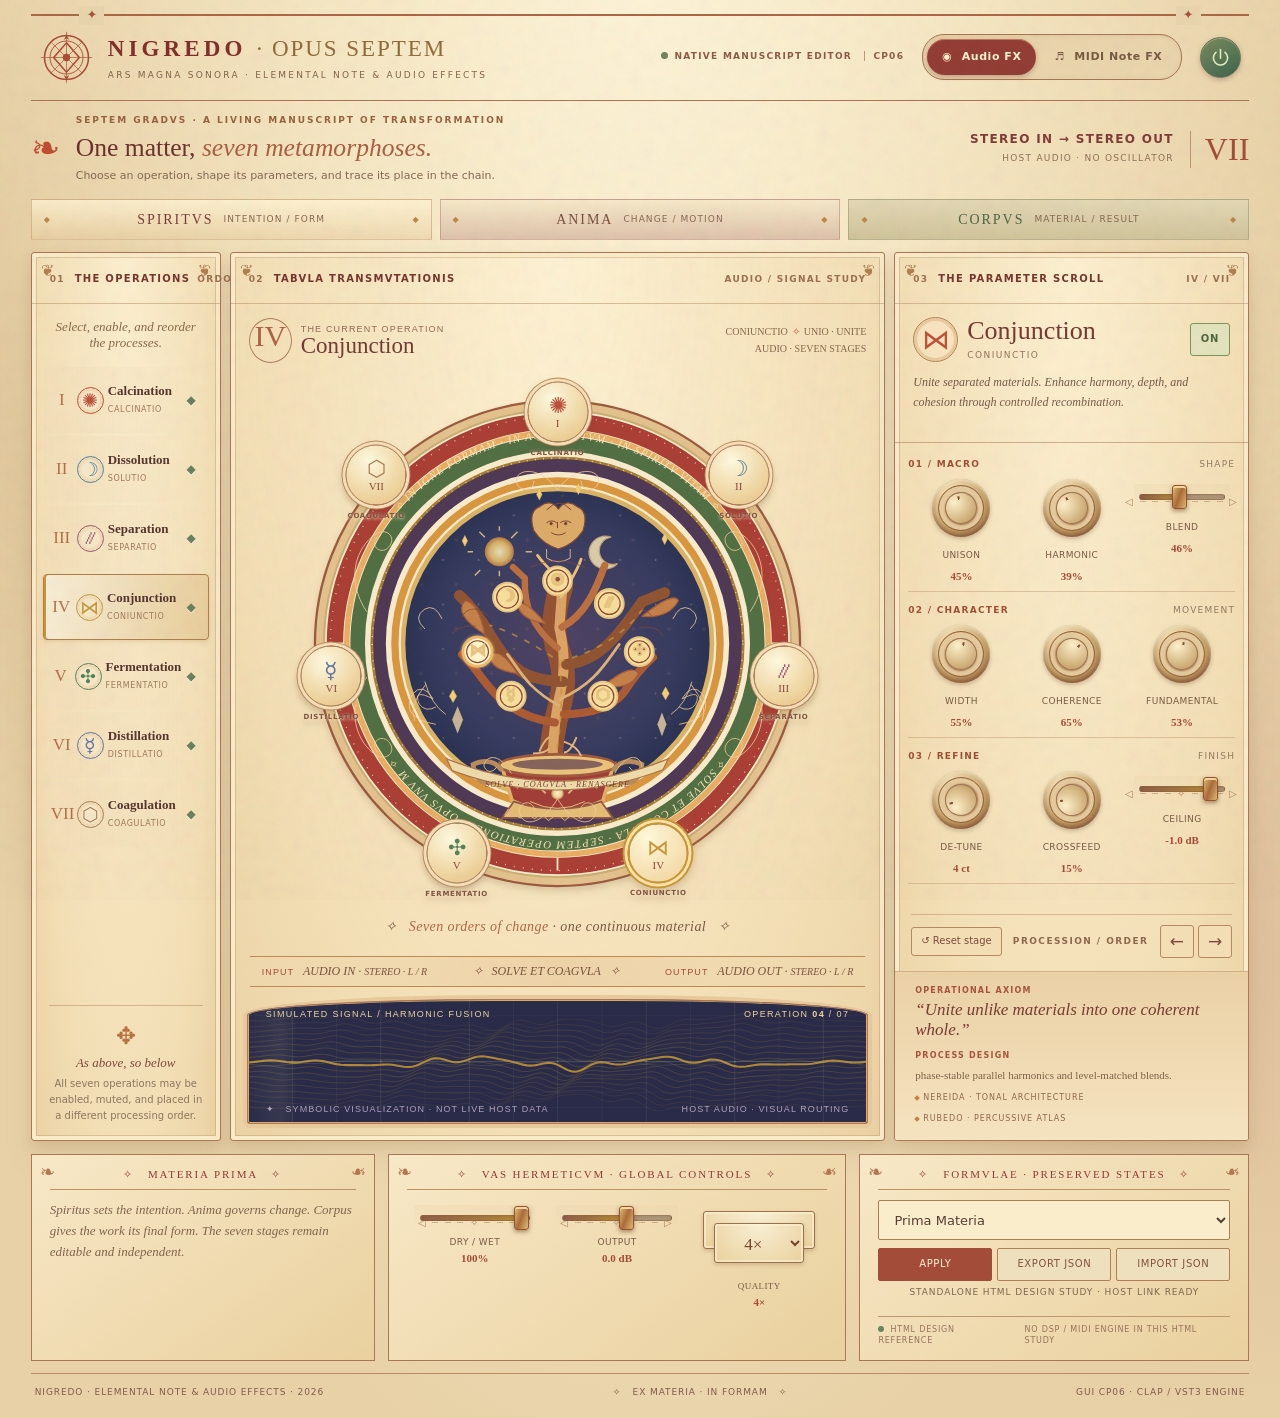
<file: Nigredo-Opus-Septem/CP10/ui/Nigredo_CP06_Standalone.html>
<!doctype html>
<html lang="en">
<head><meta charset="utf-8"/><meta name="viewport" content="width=device-width, initial-scale=1"/><meta name="theme-color" content="#e9d5ad"/><meta name="description" content="Nigredo Opus Septem — an interactive manuscript-inspired GUI study for seven-stage audio and MIDI effects."/><title>Nigredo — Opus Septem · CP06 Alchemical GUI</title><style>
/* NIGREDO / OPUS SEPTEM · CP04 — Manuscript Cosmology */
:root{--paper:#f1dfb5;--paper-light:#f8ebcf;--paper-edge:#dac28f;--ink:#382c2d;--muted:#826b58;--muted-light:#9d896b;--crimson:#ae4735;--vermilion:#d45a40;--ochre:#b78b3d;--gold:#c79845;--moss:#506d4c;--lapis:#34365c;--violet:#5b3d55;--line:#ae865b65;--line-dark:#a17c57;--accent:#c69838;--accent-rgb:198,152,56;--selected:#b24c37}
*{box-sizing:border-box}html{background:#d9bd8c}body{margin:0;min-width:320px;font:13px/1.45 'Segoe UI',system-ui,-apple-system,sans-serif;color:var(--ink);background:radial-gradient(ellipse at 50% -15%,#fff6dc 0,#f5e6c2 38%,transparent 76%),radial-gradient(circle at 5% 32%,#ceaf7d44,transparent 30%),radial-gradient(circle at 100% 68%,#c4897d3b,transparent 31%),#e8d1a7}
body:before{position:fixed;content:'';inset:0;pointer-events:none;z-index:30;opacity:.14;mix-blend-mode:multiply;background-image:url("data:image/svg+xml,%3Csvg viewBox='0 0 128 128' xmlns='http://www.w3.org/2000/svg'%3E%3Cfilter id='n'%3E%3CfeTurbulence baseFrequency='.52' numOctaves='3' type='fractalNoise' stitchTiles='stitch'/%3E%3C/filter%3E%3Crect width='128' height='128' filter='url(%23n)' opacity='.44'/%3E%3C/svg%3E")}
button,select{font:inherit}button{cursor:pointer;color:inherit}button:focus-visible,select:focus-visible,.knob:focus-visible{outline:3px solid #6d5c89;outline-offset:3px}button:disabled{opacity:.27;cursor:not-allowed}button:hover:not(:disabled){filter:brightness(1.055)}
#app{max-width:1700px;margin:auto;padding:14px clamp(13px,2.4vw,40px) 19px}.topbar{position:relative;display:flex;justify-content:space-between;align-items:center;gap:24px;min-height:87px;border-top:2px solid #ac6848;border-bottom:1px solid #ab7455;padding:9px 8px 11px}.topbar:before,.topbar:after{content:'✦';position:absolute;top:-10px;background:#e9d5ad;padding:0 7px;color:#a7523e;font-size:13px}.topbar:before{left:4%}.topbar:after{right:4%}.brand{display:flex;align-items:center;gap:14px}.brand-mark{width:55px;height:55px;flex-shrink:0;color:#ab4b35}.brand-mark svg{width:100%;height:100%}.brand-name{font-family:'Palatino Linotype',Palatino,Georgia,serif;font-size:23px;font-weight:700;letter-spacing:.18em;color:#842f2a;white-space:nowrap}.brand-name span{color:#916b3b;font-weight:400;letter-spacing:.085em}.brand-sub{font-size:9px;letter-spacing:.25em;color:#81654b;text-transform:uppercase;margin-top:3px}.header-tools{display:flex;align-items:center;gap:18px}.build-status{font-size:9px;letter-spacing:.14em;font-weight:650;color:#8c5c48;white-space:nowrap;text-align:right}.build-status .status-dot{display:inline-block;background:#71865b;width:7px;height:7px;border-radius:50%;margin-right:7px}.build-version{margin-left:8px;border-left:1px solid #bc9c70;padding-left:8px}.mode-switch{display:flex;gap:3px;border:1px solid #a77655;padding:4px;background:#ead5ad;border-radius:22px;box-shadow:inset 0 1px 4px #86542c1b}.mode-button{padding:10px 15px;font-weight:700;font-size:11px;letter-spacing:.05em;border:0;border-radius:18px;background:transparent;color:#785b43;white-space:nowrap}.mode-button.active{background:#933d35;color:#fff1ce;box-shadow:0 2px 5px #75372f55,inset 0 1px #f3ad8680}.mode-graphic{margin-right:5px}.main-power{width:41px;height:41px;border-radius:50%;border:1px solid #6c7657;display:grid;place-items:center;color:#e2edbd;background:linear-gradient(150deg,#7a8b5e,#3e644e);box-shadow:inset 0 1px #e5e8b860,0 2px 5px #6839224d}.main-power.off{background:linear-gradient(#8a6963,#684746);color:#e4c6bb;border-color:#91645c}.main-power svg{width:19px;height:19px}
.intro{display:flex;align-items:center;justify-content:space-between;gap:20px;margin:13px 0 15px}.intro-lead{display:flex;align-items:center;gap:16px}.intro-ornament{font-family:Georgia,serif;font-size:35px;color:#c04e33}.eyebrow{color:#96633f;letter-spacing:.22em;font-weight:800;font-size:9px;text-transform:uppercase}.intro h1{font-size:clamp(21px,2vw,31px);font-family:Palatino,Georgia,serif;font-weight:400;color:#6d332e;margin:2px 0}.intro h1 em{font-style:italic;color:#aa6042}.intro p{margin:0;font-size:11px;color:#846a53}.intro-right{text-align:right;display:flex;gap:16px;align-items:center}.intro-right b{display:block;font-size:12px;letter-spacing:.11em;color:#813d37}.intro-right small{font-size:9px;letter-spacing:.14em;color:#8e7155}.counter{border-left:1px solid #be9870;padding-left:14px;font:32px Georgia,serif;color:#a34e39}
.trinity{display:grid;grid-template-columns:repeat(3,1fr);gap:8px;margin-bottom:12px}.trinity-tile{display:flex;align-items:center;gap:10px;justify-content:center;min-height:41px;border:1px solid #b88c5f76;background:linear-gradient(180deg,#fff3d3c9,#e6c99973);position:relative}.trinity-tile:before,.trinity-tile:after{content:'◆';font-size:8px;color:#ba8747;position:absolute;top:50%;transform:translateY(-50%)}.trinity-tile:before{left:12px}.trinity-tile:after{right:12px}.trinity-tile b{font:14px Georgia,serif;letter-spacing:.14em;color:#7c3d36}.trinity-tile small{font-size:9px;color:#866a51;letter-spacing:.12em}.trinity-tile:nth-child(2){background:linear-gradient(180deg,#f6e9c9,#dec2aa);border-color:#ac777077}.trinity-tile:nth-child(2) b{color:#785040}.trinity-tile:nth-child(3){background:linear-gradient(180deg,#e4d8b5,#d0c49b);border-color:#8b896477}.trinity-tile:nth-child(3) b{color:#526446}
.workbench{display:grid;grid-template-columns:minmax(204px,236px) minmax(470px,1fr) minmax(350px,396px);gap:13px;align-items:stretch}.illuminated{position:relative;min-width:0;border:1px solid #ab7858;border-radius:3px;box-shadow:0 6px 12px #85613b24,0 18px 30px #886f4c18,inset 0 0 0 4px #faebc8,inset 0 0 0 5px #ad8b5c59;background:radial-gradient(ellipse at 50% 0,#fff3d5d9,#f3dfb6 70%,#ead1a3)}.illuminated:before,.illuminated:after{position:absolute;pointer-events:none;content:'❦';font:16px Georgia,serif;color:#b08051;top:8px}.illuminated:before{left:9px}.illuminated:after{right:9px;transform:scaleX(-1)}.panel-heading{min-height:51px;display:flex;justify-content:space-between;align-items:center;gap:7px;padding:15px 22px 12px;font-size:10px;font-weight:780;letter-spacing:.13em;border-bottom:1px solid #b58d5f80;color:#76372e;white-space:nowrap}.panel-heading span:last-child{color:#9b7150;font-weight:550;font-size:9px}.section-no{color:#bd8350;margin-right:5px}.micro-label{font-size:9px;letter-spacing:.16em;color:#8c684f;font-weight:650}
.stages-panel{display:flex;flex-direction:column;min-height:780px}.ledger-caption{padding:15px 18px 12px;font:italic 13px Georgia,serif;color:#876a4b;text-align:center}.stages-list{display:flex;flex-direction:column;gap:3px;padding:4px 11px 16px}.stage-item{--stage:#a76142;position:relative;display:flex;align-items:center;min-height:66px;border:1px solid transparent;border-radius:4px;color:#72594d}.stage-item:not(.selected){background:linear-gradient(90deg,#f2ddba80,transparent)}.stage-item.selected{border-color:#b0804e;background:linear-gradient(100deg,#f8eed7,#e8cd9a);box-shadow:inset 2px 0 var(--stage),0 2px 4px #ab805033}.stage-item.muted .stage-select{opacity:.43}.stage-select{display:flex;align-items:center;gap:7px;text-align:left;flex:1;min-width:0;border:0;background:transparent;padding:9px 4px 9px 7px}.stage-item .number{width:22px;text-align:center;color:#b37047;font:17px Georgia,serif}.stage-glyph{flex-shrink:0;width:30px;height:30px;border-radius:50%;background:#f6e7c8;border:1px solid var(--stage);display:grid;place-items:center;color:var(--stage);font:19px Georgia,serif;box-shadow:inset 0 0 0 3px #ead0a67d}.stage-copy{display:block;min-width:0}.stage-copy b{display:block;color:#54372e;font:14px Georgia,serif;font-weight:600;white-space:nowrap}.stage-copy small{font-size:8px;letter-spacing:.08em;color:#a07b5b}.stage-toggle{border:0;position:relative;background:transparent;width:27px;height:37px;flex-shrink:0;margin-right:3px;padding:0}.stage-toggle:after{content:'◆';font-size:12px;color:#69815e;text-shadow:0 1px #fff1d5}.stage-toggle.off:after{content:'◇';color:#ad947c}.stages-footer{margin:auto 17px 16px;padding:16px 0 0;border-top:1px solid #b88d608a;text-align:center}.stages-footer-mark{display:block;font:24px Georgia,serif;color:#bb7140}.stages-footer div span{display:block;font:italic 13px Georgia,serif;color:#7f4a3a;margin:5px 0}.stages-footer small{font-size:10px;color:#8b7660;line-height:1.6;display:block}
.field-panel{display:flex;flex-direction:column;align-items:center;overflow:hidden}.field-panel .panel-heading{width:100%}.field-top{width:100%;display:flex;justify-content:space-between;gap:7px;padding:14px 18px 8px;align-items:center}.field-stage{display:flex;align-items:center;gap:9px}.stage-id{font:30px Georgia,serif;color:#ae6245;width:43px;height:45px;text-align:center;border:1px solid #ae805e;border-radius:50%}.field-precursor{font:9px 'Segoe UI',sans-serif;letter-spacing:.13em;color:#926b54}.field-stage h2{margin:0;font:25px/1.05 Georgia,serif;color:#733d34;font-weight:500}.field-metadata{font:10px/1.65 Georgia,serif;color:#87674b;text-align:right}.field-meta-split{color:#b85739;margin:0 4px}
.cosmogram-shell{width:100%;flex:1;min-height:475px;display:flex;align-items:center;justify-content:center;padding:0 14px}.cosmogram{width:min(100%,545px);aspect-ratio:1;position:relative;isolation:isolate;--ring-gold:#c99d4a;filter:drop-shadow(0 4px 3px #70502930)}.cosmogram svg{display:block;width:100%;height:100%;overflow:visible}.ringback .manuscript-script{font:italic 12px Georgia,serif;letter-spacing:1.35px;fill:#fae6b9}.ringback .sigil-letter{font:14px Georgia,serif;fill:#fbe5b1}.tree-fruit{transition:.25s;stroke:#e8c582;stroke-width:2;fill:#f7df9d}.tree-fruit .fruit-mini{stroke:#8f4a34;stroke-width:1.3;fill:none}.tree-fruit .fruit-symbol{fill:#8b503e;font:18px Georgia,serif;text-anchor:middle;dominant-baseline:middle}.cosmogram:not(.unlit) .tree-fruit.highlight{fill:#fff4cb;stroke:#a74835;filter:url(#goldGlow)}.cosmogram .tree-fruit.highlight{stroke-width:3}.cosmogram.unlit .living-tendril{opacity:.15}.living-tendril{stroke:var(--accent);stroke-width:2;stroke-linecap:round;opacity:.7;fill:none;stroke-dasharray:5 10;animation:energyFlow 7s linear infinite}.path-node{--stage:#b78752;position:absolute;z-index:4;width:68px;height:68px;transform:translate(-50%,-50%);border-radius:50%;border:1px solid #ad825c;color:#6e493c;background:radial-gradient(circle at 38% 26%,#fff9df,#edcf96 75%);box-shadow:0 0 0 3px #f5dfba,0 0 0 4px #b88b5a,0 5px 7px #69492b38;display:flex;align-items:center;justify-content:center;flex-direction:column;gap:0;transition:transform .18s ease,background .18s ease}.path-node:hover{transform:translate(-50%,-50%) scale(1.085)}.path-node.selected{background:radial-gradient(circle at 33% 24%,#fff9da,#f4d39b);border:2px solid var(--stage);box-shadow:0 0 0 3px #ffe2a6,0 0 0 5px var(--stage),0 0 22px #ce8f5e55}.path-node.off{opacity:.47}.node-symbol{font:22px/1 Georgia,serif;color:var(--stage)}.path-node b{font:11px Georgia,serif;color:#8b4c3d}.path-node small{position:absolute;top:calc(100% + 6px);font-size:8px;font-weight:700;letter-spacing:.1em;color:#7f5442;text-shadow:0 1px 3px #f5dfbb}.path-node:nth-child(1){left:50%;top:7.5%}.path-node:nth-child(2){left:83.25%;top:19%}.path-node:nth-child(3){left:91.5%;top:56%}.path-node:nth-child(4){left:68.5%;top:88.5%}.path-node:nth-child(5){left:31.5%;top:88.5%}.path-node:nth-child(6){left:8.5%;top:56%}.path-node:nth-child(7){left:16.75%;top:19%}.wheel-center-seal{position:absolute;left:50%;top:51%;transform:translate(-50%,-50%);font:italic 12px Georgia,serif;color:#f2e3bd;letter-spacing:.15em;text-shadow:0 1px #4a2e44;pointer-events:none;opacity:.9}.wheel-caption{font:italic 14px Georgia,serif;color:#795b43;text-align:center;margin:2px 0 13px;letter-spacing:.03em}.wheel-caption span{color:#ae6849}.hermetic-scroll{width:calc(100% - 38px);margin:8px 19px 12px;border-top:1px solid #bb8c57;border-bottom:1px solid #bb8c57;padding:7px 12px;display:flex;align-items:center;justify-content:space-between;gap:12px;color:#79533e;font:italic 12px Georgia,serif;background:linear-gradient(90deg,transparent,#e4c29480,transparent)}.hermetic-scroll b{font-style:normal;color:#a34d39;letter-spacing:.12em;font:9px 'Segoe UI',sans-serif}
.scope-block{width:calc(100% - 32px);margin:0 16px 16px;border:1px solid #ad795b;background:#292b48;box-shadow:0 0 0 4px #e7c99c,inset 0 0 0 1px #deaa69;position:relative;border-radius:40% 40% 3px 3px/13% 13% 3px 3px;overflow:hidden;min-height:123px}.scope-wrap{position:relative;min-height:123px}.scope-wrap canvas{height:123px;width:100%;display:block}.scope-labels{position:absolute;z-index:2;top:9px;left:18px;right:18px;display:flex;justify-content:space-between;color:#ead49f;font:9px 'Segoe UI',sans-serif;letter-spacing:.15em}.scope-bottom{position:absolute;bottom:9px;left:18px;right:18px;display:flex;justify-content:space-between;font:9px 'Segoe UI',sans-serif;letter-spacing:.12em;color:#ae9fbb}.scope-bottom b{font-weight:500;color:#ead69e}
.editor-panel{display:flex;flex-direction:column;overflow:hidden}.stage-editor-header{padding:13px 18px 12px;border-bottom:1px solid #a97d548c}.editor-title-row{display:flex;align-items:center;gap:9px}.editor-glyph{width:45px;height:45px;display:grid;place-items:center;border:1px solid #b78357;border-radius:50%;font:28px Georgia,serif;color:#bd533a;background:#f9e4bf;box-shadow:inset 0 0 0 3px #e9cba0}.editor-names{flex:1;min-width:0}.editor-names h2{font:26px/1.05 Georgia,serif;color:#773a32;margin:0}.editor-names div{font-size:9px;letter-spacing:.16em;color:#94745b;margin-top:4px}.stage-power{padding:8px 10px;border:1px solid #7b955b;border-radius:3px;color:#52653f;font-size:10px;font-weight:800;letter-spacing:.08em;background:#e3e3bd}.stage-power.off{color:#986b56;background:#e7d1c2;border-color:#b4826f}.editor-desc{font:italic 12px/1.65 Georgia,serif;color:#775c48;margin:11px 0 0;min-height:57px}.parameters{padding:3px 18px 0;flex:1;display:flex;flex-direction:column}.param-group{border-bottom:1px solid #b792666b;padding:12px 0 9px}.param-heading{display:flex;justify-content:space-between;color:#9f5037;font-size:9px;font-weight:800;letter-spacing:.14em}.param-heading i{font-weight:500;font-style:normal;color:#937c60}.knob-row{display:grid;grid-template-columns:repeat(3,minmax(0,1fr));gap:4px;margin-top:8px}.param{display:flex;flex-direction:column;align-items:center;gap:2px;min-width:0}.knob{width:64px;height:64px;position:relative;border:0;border-radius:50%;touch-action:none;background:radial-gradient(circle at 36% 28%,#ffeec7,#c19c60 62%,#95623f 90%);box-shadow:inset 0 2px 3px #fff8d89c,inset 0 -2px 4px #703e31a3,0 2px 4px #76503755;display:block;flex-shrink:0}.knob:before{content:'';position:absolute;inset:6px;border:1px solid #946340;border-radius:50%;background:conic-gradient(from 225deg,var(--accent) var(--angle),#bba27b var(--angle) 270deg,transparent 270deg 360deg);box-shadow:inset 0 0 0 6px #e5cb9e, inset 0 0 6px #9a643f73}.knob:after{content:'';position:absolute;inset:13px;border:1px solid #9f7654;border-radius:50%;background:radial-gradient(circle at 32% 26%,#fff1cb,#caa66e 80%);box-shadow:0 1px 2px #a36b43;transform:rotate(var(--angle-turn));background-image:linear-gradient(to bottom,#89503a 0 23%,transparent 23% 100%),radial-gradient(circle at 32% 26%,#fff1cb,#caa66e 80%);background-position:center 3px,center;background-size:2px 14px,100% 100%;background-repeat:no-repeat}.param-name{font-size:9px;letter-spacing:.045em;color:#795b44;text-align:center;min-height:26px;line-height:1.2;margin-top:3px;display:flex;align-items:center;justify-content:center;max-width:109px}.param-val{color:#a54c36;font:700 11px Georgia,serif;white-space:nowrap}.parameter-footer{margin:10px 16px 13px;padding-top:10px;border-top:1px solid #b4875a78;display:flex;gap:5px;justify-content:space-between;align-items:center}.parameter-footer button{border:1px solid #b48a5e;background:#f3ddb5;border-radius:3px;padding:6px 9px;color:#7b4d3b;font-size:10px}.parameter-footer .move{font-size:17px;padding:3px 9px}.intent-scroll{border-top:1px solid #b7885b8c;padding:13px 20px 16px;background:linear-gradient(#ead0a5,#f5e3c0)}.intent-scroll .section-small{font-size:8px;color:#a5553d;font-weight:800;letter-spacing:.15em}.intent-quote{font:italic 17px Georgia,serif;color:#773d33;margin:4px 0 10px}.intent-scroll p{font:11px/1.55 Georgia,serif;color:#806148;margin:5px 0 0}.lineage{display:flex;flex-wrap:wrap;gap:9px;font-size:8px;letter-spacing:.12em;color:#90684b;margin-top:8px}.square{display:inline-block;width:4px;height:4px;background:#be834b;transform:rotate(45deg);margin-right:4px}
.bottom-altar{display:grid;grid-template-columns:minmax(230px,.75fr) 1fr minmax(300px,.85fr);gap:13px;margin-top:13px}.altar-panel{min-width:0;min-height:155px;border:1px solid #a87855;background:linear-gradient(145deg,#f8e8c7,#e9d09e);padding:13px 18px;position:relative}.altar-panel:before,.altar-panel:after{position:absolute;content:'❧';font:18px Georgia,serif;color:#b57551;top:6px}.altar-panel:before{left:8px}.altar-panel:after{right:8px;transform:scaleX(-1)}.altar-title{font:11px Georgia,serif;letter-spacing:.17em;color:#8e3b35;text-align:center;border-bottom:1px solid #bb9466;padding:0 0 8px;margin-bottom:10px}.altar-panel p{margin:0;color:#80654d;font:italic 13px/1.6 Georgia,serif}.master-controls{display:grid;grid-template-columns:repeat(3,minmax(0,1fr));gap:6px}.master-controls .knob{width:53px;height:53px}.master-controls .knob:after{inset:11px}.master-controls .param-name{min-height:16px;margin-top:2px}.master-controls .param-val{font-size:11px}.preset-space{display:flex;flex-direction:column;gap:8px}select{width:100%;font-size:13px;color:#593e33;border:1px solid #a87e56;border-radius:2px;background:#f9edcb;padding:10px 11px;outline-offset:2px;min-height:40px}.preset-actions{display:grid;grid-template-columns:repeat(3,1fr);gap:5px}.preset-actions button{padding:8px 4px;background:#eee0bc;border:1px solid #ae8057;color:#835240;border-radius:2px;font-size:10px;letter-spacing:.06em}.preset-actions #applyPreset{background:#a34c39;color:#fff0d0;border-color:#a34c39}.master-footer{display:flex;justify-content:space-between;gap:12px;border-top:1px solid #bd996e;margin-top:12px;padding-top:7px;color:#96735b;font-size:8px;letter-spacing:.1em}.master-footer .safety-led{background:#67855d;border-radius:50%;width:6px;height:6px;display:inline-block;margin-right:6px}.site-footer{margin-top:12px;display:flex;justify-content:space-between;align-items:center;color:#815b4b;font-size:9px;letter-spacing:.1em;gap:10px;border-top:1px solid #b88d62;padding:12px 4px 0}.site-footer span{padding:0 4px;color:#b25337}.toast{position:fixed;z-index:50;bottom:25px;left:50%;transform:translateX(-50%) translateY(20px);background:#482f41;color:#f5e5c1;padding:11px 19px;box-shadow:0 8px 30px #4c262855;opacity:0;pointer-events:none;transition:.2s;border:1px solid #bb8b4c;font-size:12px}.toast.show{opacity:1;transform:translateX(-50%) translateY(0)}
@keyframes energyFlow{to{stroke-dashoffset:-100}}@media(prefers-reduced-motion:reduce){*,*:before,*:after{animation:none!important;transition:none!important}}
@media(max-width:1330px){.workbench{grid-template-columns:190px minmax(390px,1fr) 355px;gap:9px}.stages-panel{min-height:730px}.stage-select{gap:4px}.stage-glyph{width:27px;height:27px}.stage-copy b{font-size:13px}.field-stage h2{font-size:23px}.cosmogram-shell{min-height:420px}.path-node{height:61px;width:61px}.path-node small{font-size:7px}.knob{width:58px;height:58px}.parameters{padding-left:13px;padding-right:13px}.panel-heading{padding-left:18px;padding-right:18px}}
@media(max-width:1120px){.build-status{display:none}.workbench{grid-template-columns:minmax(370px,1fr) minmax(330px,.78fr)}.stages-panel{grid-column:1/-1;min-height:unset}.stages-list{display:grid;grid-template-columns:repeat(7,minmax(0,1fr));padding:8px 9px 14px}.stage-item{min-height:92px;flex-direction:column}.stage-select{flex-direction:column;text-align:center;gap:3px;padding:6px 1px}.stage-item .number{font-size:12px}.stage-glyph{width:30px;height:30px}.stage-copy small{display:none}.stage-copy b{font-size:11px;white-space:normal}.stage-toggle{position:absolute;top:4px;right:3px;height:19px;width:16px}.stage-toggle:after{font-size:9px}.ledger-caption{display:none}.stages-footer{display:none}.cosmogram-shell{min-height:430px}.bottom-altar{grid-template-columns:1fr 1fr}.bottom-altar .altar-panel:first-child{display:none}}
@media(max-width:760px){#app{padding:9px 10px 18px}.topbar{flex-wrap:wrap;padding:12px 4px;gap:8px;justify-content:center}.brand{width:100%;justify-content:center}.brand-name{font-size:19px}.brand-mark{width:45px;height:45px}.header-tools{justify-content:center}.intro{margin:10px 0}.intro-right{display:none}.intro h1{font-size:23px}.trinity-tile small{display:none}.trinity-tile{min-height:32px}.trinity-tile b{font-size:11px}.workbench{display:flex;flex-direction:column;gap:11px}.stages-list{grid-template-columns:repeat(4,minmax(0,1fr));gap:3px}.field-panel{order:2}.stages-panel{order:1}.editor-panel{order:3}.cosmogram-shell{min-height:0;padding:0 8px}.cosmogram{width:min(100%,555px)}.field-top{padding:12px 15px}.field-stage h2{font-size:23px}.field-metadata{font-size:9px}.path-node{width:clamp(45px,12vw,65px);height:clamp(45px,12vw,65px)}.node-symbol{font-size:18px}.path-node small{font-size:6px;top:calc(100% + 5px)}.wheel-caption{margin-top:0}.editor-panel{min-height:unset}.editor-desc{min-height:0}.knob{width:65px;height:65px}.bottom-altar{grid-template-columns:1fr}.bottom-altar .altar-panel:first-child{display:block}.site-footer{font-size:8px;flex-wrap:wrap;justify-content:center;text-align:center}}
@media(max-width:430px){.brand-name{font-size:16px;letter-spacing:.1em}.brand-sub{font-size:8px;letter-spacing:.13em}.mode-button{font-size:10px;padding:8px 11px}.intro h1{font-size:20px}.panel-heading{font-size:9px}.stages-list{grid-template-columns:repeat(4,minmax(0,1fr))}.stage-item{min-height:79px}.stage-copy b{font-size:10px}.stage-glyph{width:27px;height:27px;font-size:16px}.path-node{width:40px;height:40px;box-shadow:0 0 0 2px #f5dfba,0 0 0 3px #b88b5a}.path-node small{display:none}.node-symbol{font-size:16px}.path-node b{font-size:9px}.cosmogram-shell{padding:0 3px}.wheel-caption{font-size:11px}.field-stage h2{font-size:18px}.stage-id{width:34px;height:34px;font-size:24px}.field-metadata{font-size:8px}.knob{width:62px;height:62px}.master-controls{gap:3px}.altar-panel{padding:12px}.preset-actions button{font-size:9px}.site-footer>div:nth-child(2){display:none}}
.cosmogram[data-stage="0"] .tree-fruit.fruit-0 > circle:first-child{fill:#fff6cb;stroke:#f0b969;stroke-width:3;filter:url(#goldGlow)}.cosmogram[data-stage="1"] .tree-fruit.fruit-1 > circle:first-child{fill:#fff6cb;stroke:#f0b969;stroke-width:3;filter:url(#goldGlow)}.cosmogram[data-stage="2"] .tree-fruit.fruit-2 > circle:first-child{fill:#fff6cb;stroke:#f0b969;stroke-width:3;filter:url(#goldGlow)}.cosmogram[data-stage="3"] .tree-fruit.fruit-3 > circle:first-child{fill:#fff6cb;stroke:#f0b969;stroke-width:3;filter:url(#goldGlow)}.cosmogram[data-stage="4"] .tree-fruit.fruit-4 > circle:first-child{fill:#fff6cb;stroke:#f0b969;stroke-width:3;filter:url(#goldGlow)}.cosmogram[data-stage="5"] .tree-fruit.fruit-5 > circle:first-child{fill:#fff6cb;stroke:#f0b969;stroke-width:3;filter:url(#goldGlow)}.cosmogram[data-stage="6"] .tree-fruit.fruit-6 > circle:first-child{fill:#fff6cb;stroke:#f0b969;stroke-width:3;filter:url(#goldGlow)}

/* CP06: illuminated material controls, not every parameter is a dial. */
.param-fader{width:90%;margin:5px 5%;height:15px;accent-color:#ad5f3d;cursor:ew-resize;background:transparent;appearance:none;position:relative;z-index:2}
.param-fader::-webkit-slider-runnable-track{height:6px;border-radius:3px;background:linear-gradient(90deg,#99634f 0,var(--accent) var(--ratio),#b9a083 var(--ratio),#baa585 100%);border:1px solid #80593980;box-shadow:inset 0 1px 4px #5944285b}
.param-fader::-webkit-slider-thumb{appearance:none;width:15px;height:24px;border:1px solid #99522f;border-radius:3px;box-shadow:0 2px 4px #59391e80,inset 0 2px #f5d79f;background:linear-gradient(110deg,#ddbd74,#ab6b3a 48%,#ddbb72);margin-top:-10px}
.fader-track{position:relative;width:100%;height:58px;display:flex;align-items:center;justify-content:center;background:linear-gradient(180deg,#e4ca9f33,transparent)}
.fader-runes{position:absolute;bottom:2px;font:10px Georgia,serif;letter-spacing:2px;color:#aa8459;pointer-events:none;white-space:nowrap}
.param-choice{background:radial-gradient(ellipse at 50% 0,#f8efd4,#ead09d);border:1px solid #98724e;color:#74442c;box-shadow:inset 0 0 0 2px #fff4d58a,0 2px 4px #77572b3e;width:82%;max-width:130px;margin:11px auto;height:38px;border-radius:3px;font:17px Georgia,serif;text-align:center;cursor:pointer}
.param-switch{width:72px;height:48px;margin:5px auto 3px;border-radius:8px;background:linear-gradient(#ddd0ad,#c3a57c);box-shadow:inset 0 2px 6px #74503066,0 2px 2px #fff2d7;display:flex;justify-content:center;align-items:center;flex-direction:column;border:1px solid #947c50;color:#9e7850;transition:.15s}
.param-switch.armed{background:linear-gradient(#eec77e,#dfb468);color:#884a33;box-shadow:inset 0 0 0 2px #f8e6ab,0 0 8px #ce965c60}
.param-switch .switch-gem{font:24px Georgia,serif;line-height:1}.param-switch small{font:7px Georgia,serif;letter-spacing:.09em}.param-fader:focus-visible,.param-switch:focus-visible,.param-choice:focus-visible{outline:2px solid #805784;outline-offset:3px}
.knob .dial-inscription{display:grid;place-items:center;position:absolute;inset:0;color:#8c6545;opacity:.43;font:13px Georgia,serif;pointer-events:none}
.cosmogram svg .filigree{stroke:#f5d09b;stroke-width:1.1;fill:none;opacity:.8}.cosmogram svg .vessel-filigree{fill:none;stroke:#e3c080;stroke-width:1.1}.cosmogram svg .portrait{fill:#ddac69;stroke:#804838;stroke-width:1.3}.cosmogram svg .portrait-ink{stroke:#844635;fill:none;stroke-width:1.1}.cosmogram svg .ribbon-letter{font:italic 9px Georgia,serif;fill:#813e36;letter-spacing:1.1px}.cosmogram svg .gold-sparks{fill:#f5ce75;stroke:#e4bb65;stroke-width:.5}
#hostNotice{font-size:9px;letter-spacing:.1em;color:#7d6750;text-align:center;padding:5px}

.native-plugin .mode-button:disabled{opacity:.45;filter:grayscale(.25);cursor:default}

</style></head>
<body><div id="app">
<header class="topbar">
 <div class="brand"><div class="brand-mark" aria-hidden="true"><svg viewBox="0 0 60 60" fill="none" xmlns="http://www.w3.org/2000/svg"><circle cx="30" cy="30" r="24" stroke="currentColor" stroke-width="1.7"/><circle cx="30" cy="30" r="18" stroke="currentColor" stroke-width="1"/><path d="M30 2v56M2 30h56M13 13l34 34M47 13 13 47" stroke="currentColor" stroke-width=".7"/><path d="M30 14l14 16-14 16-14-16z" stroke="currentColor" stroke-width="1.7"/><circle cx="30" cy="30" r="4" fill="#ad4b37"/><path d="M30 5l3 6-3-2-3 2zM30 55l3-6-3 2-3-2z" fill="currentColor"/></svg></div><div><div class="brand-name">NIGREDO <span>· OPUS SEPTEM</span></div><div class="brand-sub">ARS MAGNA SONORA · ELEMENTAL NOTE &amp; AUDIO EFFECTS</div></div></div>
 <div class="header-tools"><div class="build-status"><span class="status-dot"></span>NATIVE MANUSCRIPT EDITOR <span class="build-version">CP06</span></div><div class="mode-switch" role="group" aria-label="Effect module"><button type="button" id="audioMode" class="mode-button active" aria-pressed="true"><span class="mode-graphic">◉</span> Audio FX</button><button type="button" id="midiMode" class="mode-button" aria-pressed="false"><span class="mode-graphic">♬</span> MIDI Note FX</button></div><button id="powerBtn" type="button" class="main-power" aria-label="Toggle complete effects chain" aria-pressed="true" title="Toggle complete effects chain"><svg viewBox="0 0 24 24" fill="none" stroke="currentColor" stroke-width="2" stroke-linecap="round"><path d="M12 2v11"/><path d="M6.3 5.5a9 9 0 1 0 11.4 0"/></svg></button></div>
</header>
<div class="intro"><div class="intro-lead"><span class="intro-ornament" aria-hidden="true">❧</span><div><div class="eyebrow">SEPTEM GRADVS · A LIVING MANUSCRIPT OF TRANSFORMATION</div><h1>One matter, <em>seven metamorphoses.</em></h1><p>Choose an operation, shape its parameters, and trace its place in the chain.</p></div></div><div class="intro-right"><div><b id="pathHeader">STEREO IN → STEREO OUT</b><small id="pathSubtitle">HOST AUDIO · NO OSCILLATOR</small></div><div class="counter">VII</div></div></div>
<div class="trinity" aria-hidden="true"><div class="trinity-tile"><b>SPIRITVS</b><small>INTENTION / FORM</small></div><div class="trinity-tile"><b>ANIMA</b><small>CHANGE / MOTION</small></div><div class="trinity-tile"><b>CORPVS</b><small>MATERIAL / RESULT</small></div></div>
<main class="workbench">
 <section class="illuminated stages-panel" aria-label="Seven stages"><div class="panel-heading"><span><span class="section-no">01</span> THE OPERATIONS</span><span>ORDO · VII</span></div><div class="ledger-caption">Select, enable, and reorder the processes.</div><div class="stages-list" id="stagesList"></div><div class="stages-footer"><span class="stages-footer-mark">✥</span><div><span>As above, so below</span><small>All seven operations may be enabled, muted, and placed in a different processing order.</small></div></div></section>
 <section class="illuminated field-panel" aria-label="Alchemical transformation cosmogram"><div class="panel-heading"><span><span class="section-no">02</span> TABVLA TRANSMVTATIONIS</span><span id="fieldIdentity">AUDIO / SIGNAL STUDY</span></div>
  <div class="field-top"><div class="field-stage"><div class="stage-id" id="fieldRoman">IV</div><div><div class="field-precursor">THE CURRENT OPERATION</div><h2 id="fieldName">Conjunction</h2></div></div><div class="field-metadata"><div><span id="fieldLatin">CONIUNCTIO</span><span class="field-meta-split">✧</span><span id="fieldMotto">UNIO</span></div><span id="chainTypeLabel">AUDIO · SEVEN STAGES</span></div></div>
  <div class="cosmogram-shell"><div class="cosmogram" id="cosmogram" data-stage="3"><svg viewBox="0 0 600 600" role="img" aria-label="Cosmogram with illuminated concentric rings, seven alchemical fruit seals, a branching tree, and a vessel">
<defs>
  <radialGradient id="nightSky" cx="50%" cy="49%" r="60%"><stop offset="0" stop-color="#514364"/><stop offset=".63" stop-color="#373c60"/><stop offset="1" stop-color="#232a48"/></radialGradient>
  <radialGradient id="paperGold"><stop stop-color="#fff4c5"/><stop offset=".66" stop-color="#ead09d"/><stop offset="1" stop-color="#bb8446"/></radialGradient>
  <radialGradient id="solarGold"><stop stop-color="#fffacb"/><stop offset=".65" stop-color="#f2c66c"/><stop offset="1" stop-color="#c88643"/></radialGradient>
  <filter id="goldGlow" x="-60%" width="220%" y="-60%" height="220%"><feGaussianBlur stdDeviation="2" result="soft"/><feMerge><feMergeNode in="soft"/><feMergeNode in="SourceGraphic"/></feMerge></filter>
  <path id="upperArc" d="M 72 302 A 228 228 0 0 1 528 302"/>
  <path id="lowerArc" d="M 520 318 A 221 221 0 0 1 80 318"/>
  <pattern id="stars" patternUnits="userSpaceOnUse" width="39" height="49"><circle cx="18" cy="12" r="1" fill="#f7dcb7" opacity=".35"/><path d="M30 39h5m-2.5-2.5v5" stroke="#e3b962" stroke-width=".7" opacity=".23"/></pattern>
</defs>
<g class="ringback">
  <circle cx="300" cy="300" r="267" fill="#e4c28f" stroke="#9c5b3e" stroke-width="2.5"/>
  <circle cx="300" cy="300" r="257" fill="#f9eccd" stroke="#caaf72" stroke-width="2.2"/>
  <circle cx="300" cy="300" r="245" fill="none" stroke="#ac3f36" stroke-width="18"/>
  <circle cx="300" cy="300" r="232" fill="none" stroke="#e9ae62" stroke-width="6"/>
  <circle cx="300" cy="300" r="220" fill="none" stroke="#527044" stroke-width="16"/>
  <circle cx="300" cy="300" r="204" fill="none" stroke="#a37d36" stroke-width="4"/>
  <circle cx="300" cy="300" r="196" fill="none" stroke="#503956" stroke-width="14"/>
  <circle cx="300" cy="300" r="179" fill="none" stroke="#da973f" stroke-width="8"/>
  <circle cx="300" cy="300" r="170" fill="url(#nightSky)" stroke="#dcb465" stroke-width="5"/>
  <circle cx="300" cy="300" r="164" fill="url(#stars)" opacity=".8"/>
  <circle cx="300" cy="300" r="250" fill="none" stroke="#f8e3b2" stroke-dasharray="1 9" stroke-width="1.5" opacity=".85"/>
  <circle cx="300" cy="300" r="232" fill="none" stroke="#eacc9e" stroke-dasharray="2 12" stroke-width="1" opacity=".72"/>
  <circle cx="300" cy="300" r="204" fill="none" stroke="#ffdf9a" stroke-dasharray="1 8" stroke-width="1.5"/>
  <text class="manuscript-script"><textPath href="#upperArc" startOffset="50%" text-anchor="middle">✧ IN IGNE FORMAM  ·  IN AQVA MOTVM  ·  IN SPIRITV VITAM ✧</textPath></text>
  <text class="manuscript-script"><textPath href="#lowerArc" startOffset="50%" text-anchor="middle">✧ SOLVE ET COAGVLA  ·  SEPTEM OPERATIONES  ·  OPVS VNV M ✧</textPath></text>
  <path d="M300 50v14m0 472v14M50 300h14m472 0h14" stroke="#f8eac1" stroke-width="2"/>
</g>
<!-- Celestial emblems: solar and lunar duality. -->
<g opacity=".86"><circle cx="236" cy="199" r="16" fill="url(#solarGold)"/><path d="M236 176v-5m0 55v-6m-35-21h6m58 0h7m-58-22l6 6m36 37l7 6m-7-49l-7 7m-34 35l-6 6" stroke="#e8c981" stroke-width="1.6"/><path d="M359 183a15 15 0 1 0 7 29 18 18 0 1 1-7-29" fill="#f3e4b7" stroke="#d1b478" stroke-width="1.4"/></g>
<!-- Branching alchemical tree rising from the vessel. -->
<g class="world-tree" stroke-linecap="round" stroke-linejoin="round">
  <path d="M292 457 Q291 407 302 370 Q312 334 299 303 Q292 274 304 238" stroke="#965332" stroke-width="26" fill="none"/>
  <path d="M294 450 Q294 402 301 363 Q312 323 302 283 L305 243" stroke="#dca465" stroke-width="11" fill="none"/>
  <path d="M306 342 C264 340 249 330 225 289 Q209 262 192 247" stroke="#925433" stroke-width="12" fill="none"/>
  <path d="M310 323 C343 320 365 295 393 254 L418 244" stroke="#925433" stroke-width="12" fill="none"/>
  <path d="M300 305 C273 283 263 260 264 228 L251 216" stroke="#bd7040" stroke-width="7" fill="none"/>
  <path d="M305 282 C331 268 343 239 352 214" stroke="#bd7040" stroke-width="8" fill="none"/>
  <path d="M297 387 Q261 382 236 360 C214 339 207 321 195 312" stroke="#ad5c34" stroke-width="9" fill="none"/>
  <path d="M307 378 Q355 377 373 354 C383 338 395 324 405 315" stroke="#ad5c34" stroke-width="9" fill="none"/>
  <path d="M301 368 C267 349 260 332 245 312 M303 361 C340 345 352 323 368 301" stroke="#dcb477" stroke-width="3" fill="none"/>
  <path d="M302 240 C296 218 287 216 278 203 M304 249 C314 231 322 220 326 207" stroke="#efbf76" stroke-width="3" fill="none"/>
  <g fill="#c68149" stroke="#a85e3a" stroke-width="1.4"><path d="M220 290q-35-22-22-37 15 1 22 37"/><path d="M393 270q35-28 40-17-11 20-40 17"/><path d="M256 333q-20-30-30-20-1 16 30 20"/><path d="M350 347q32-26 39-14-8 18-39 14"/><path d="M287 278q-24-28-31-21 3 17 31 21"/></g>
  <path class="living-tendril" d="M297 430Q308 374 302 320Q262 292 226 280M302 320Q363 304 394 262"/>
</g>
<!-- Seven fruit/planet medals on branches; highlights respond to stage selection. -->
<g class="fruit-medals">
  <g class="tree-fruit fruit-0"><circle cx="300" cy="231" r="16"/><circle class="fruit-mini" cx="300" cy="231" r="12"/><text class="fruit-symbol" x="300" y="231">✺</text></g>
  <g class="tree-fruit fruit-1"><circle cx="245" cy="249" r="16"/><circle class="fruit-mini" cx="245" cy="249" r="12"/><text class="fruit-symbol" x="245" y="249">☽</text></g>
  <g class="tree-fruit fruit-2"><circle cx="357" cy="256" r="16"/><circle class="fruit-mini" cx="357" cy="256" r="12"/><text class="fruit-symbol" x="357" y="256">⫽</text></g>
  <g class="tree-fruit fruit-3"><circle cx="212" cy="309" r="16"/><circle class="fruit-mini" cx="212" cy="309" r="12"/><text class="fruit-symbol" x="212" y="309">⋈</text></g>
  <g class="tree-fruit fruit-4"><circle cx="390" cy="309" r="16"/><circle class="fruit-mini" cx="390" cy="309" r="12"/><text class="fruit-symbol" x="390" y="309">✣</text></g>
  <g class="tree-fruit fruit-5"><circle cx="249" cy="358" r="16"/><circle class="fruit-mini" cx="249" cy="358" r="12"/><text class="fruit-symbol" x="249" y="358">☿</text></g>
  <g class="tree-fruit fruit-6"><circle cx="350" cy="358" r="16"/><circle class="fruit-mini" cx="350" cy="358" r="12"/><text class="fruit-symbol" x="350" y="358">⬡</text></g>
</g>
<!-- Illuminated vessel; material enters here and is transformed. -->
<g class="vessel"><path d="M238 433Q300 455 362 433L350 473Q300 497 250 473Z" fill="#a33e38" stroke="#e1af64" stroke-width="4"/><ellipse cx="300" cy="434" rx="64" ry="12" fill="#eac37b" stroke="#9e593f" stroke-width="3"/><ellipse cx="300" cy="433" rx="50" ry="6" fill="#6f4d53" opacity=".8"/><path d="M242 446q-30 20-35-13 21-9 32 7m119 6q30 20 35-13-21-9-32 7" fill="none" stroke="#ba8c5e" stroke-width="5"/><path d="M252 474Q300 490 348 474L361 492H239Z" fill="#e5bd76" stroke="#915b45" stroke-width="2"/><path d="M255 459q18-10 32 6m57-6q-18-10-32 6" fill="none" stroke="#dcb47c" stroke-width="2"/><circle cx="300" cy="465" r="7" fill="url(#paperGold)"/></g>
<g fill="#efd3a4" opacity=".8"><path d="M184 384l6-15 6 15-6 15z"/><path d="M410 389l5-13 5 13-5 13z"/></g>

<!-- CP06 illuminated details: botanical filigree, scroll seals, etched faces and curls. -->
<g class="illuminated-miniatures" aria-hidden="true">
 <g class="filigree"><path d="M90 265c-25-37-10-72 9-85 12-9 25 3 15 14-8 9-22-1-12-12m410 83c25-37 10-72-9-85-12-9-25 3-15 14 8 9 22-1 12-12"/>
 <path d="M90 337c-25 37-10 72 9 85 12 9 25-3 15-14-8-9-22 1-12 12m410-83c25 37 10 72-9 85-12 9-25-3-15-14 8-9 22 1 12 12"/>
 <path d="M300 131c17-25 42-24 45-13 3 14-19 18-19 3m-26 10c-17-25-42-24-45-13-3 14 19 18 19 3"/>
 <path d="M300 471c19 31 37 29 41 18 5-15-14-19-16-5m-25-13c-19 31-37 29-41 18-5-15 14-19 16-5"/>
 </g>
 <g transform="translate(301 169)"><path d="M-27 7Q-34-15-20-20Q-9-29 0-17Q9-29 20-20Q34-15 27 7Q17 22 0 27Q-17 22-27 7Z" class="portrait"/>
 <path d="M-13-2q6-4 11 0m4 0q6-4 12 0m-22 11q8 5 16 0m-21-25q14-15 27 0m-15 13v7" class="portrait-ink"/><circle cx="-8" cy="-1" r="1.7" fill="#6f4135"/><circle cx="8" cy="-1" r="1.7" fill="#6f4135"/>
 <path d="M-13 27v10m26-10v10m-26 0q13 8 26 0" class="filigree"/></g>
 <g class="portrait-ink" opacity=".65"><path d="M270 216q30-14 60 0M225 271q-19-18-31 0m16 10q-17-2-26 8M376 272q16-18 28-2m-14 13q21-4 26 9"/></g>
 <g class="vessel-filigree"><path d="M263 453q10-7 20 2t18 2t18 0t18-4M270 474q30 15 60 0M246 482l-4 7 8-2 9 5 7-5 9 6 7-6 8 8 10-8 8 8 9-8 9 6 7-7 9 4 6-6"/>
 <path d="M249 443c-12-22-27-21-30-9 1 7 9 10 14 2m130 7c12-22 27-21 30-9-1 7-9 10-14 2"/></g>
 <g><path d="M166 389q-39-7-26-33 12-14 23 5-23-12-15 6 7 9 18 3" class="filigree"/>
 <path d="M434 389q39-7 26-33-12-14-23 5 23-12 15 6-7 9-18 3" class="filigree"/></g>
 <g><path d="M154 284Q140 271 154 262Q165 256 173 273M446 284Q460 271 446 262Q435 256 427 273" class="filigree"/></g>
 <path d="M155 345q-20 25-12 40m11-43q7 25 23 36m270-33q20 25 12 40m-11-43q-7 25-23 36" class="filigree"/>
 <path d="M280 419q5-12 11-16m-18 18q14 0 18-6m16-7q15 5 19 16m-5-21q-7 17-14 17" stroke="#e6b77c" fill="none" stroke-width="2"/>
 <g><path d="M178 427Q300 476 422 427L416 439Q300 483 184 440Z" fill="#efdcab" stroke="#ac764c" stroke-width="1.3"/>
  <text class="ribbon-letter" x="300" y="458" text-anchor="middle">SOLVE · COAGVLA · RENASCERE</text>
 </g>
 <g class="gold-sparks"><path d="M195 187l3-6 3 6-3 6zM415 185l3-6 3 6-3 6zM277 136l3-6 3 6-3 6zM320 130l3-6 3 6-3 6zM181 358l4-7 4 7-4 7zM415 355l4-7 4 7-4 7z"/></g>
</g>
</svg><div class="stage-path" id="stagePath" aria-label="Choose a stage from the alchemical wheel"></div></div></div>
  <div class="wheel-caption">✧ &nbsp; <span>Seven orders of change</span> · one continuous material &nbsp; ✧</div>
  <div class="hermetic-scroll"><span><b>INPUT</b> &nbsp; <span id="inputName">AUDIO IN</span> <span>·</span> <small id="inputSpec">STEREO L/R</small></span><span>✧ &nbsp; SOLVE ET COAGVLA &nbsp; ✧</span><span><b>OUTPUT</b> &nbsp; <span id="outputName">AUDIO OUT</span> <span>·</span> <small id="outputSpec">STEREO L/R</small></span></div>
  <div class="scope-block"><div id="scopeWrap" class="scope-wrap"><canvas id="scope" aria-label="Decorative animated audio or MIDI event visualization"></canvas><div class="scope-labels"><span id="scopeLabel">HARMONIC FIELD</span><span>OPERATION <b id="scopeFlow">04</b> / 07</span></div><div class="scope-bottom"><span>✦ &nbsp; SYMBOLIC VISUALIZATION · NOT LIVE HOST DATA</span><span id="safetyLabel">HOST AUDIO · VISUAL ROUTING</span></div></div></div>
 </section>
 <section class="illuminated editor-panel" aria-label="Selected stage parameter editor"><div class="panel-heading"><span><span class="section-no">03</span> THE PARAMETER SCROLL</span><span id="editorIndex">IV / VII</span></div>
  <div class="stage-editor-header"><div class="editor-title-row"><div class="editor-glyph" id="editorGlyph">⋈</div><div class="editor-names"><h2 id="editorTitle">Conjunction</h2><div id="editorLatin">CONIUNCTIO</div></div><button type="button" id="stagePower" class="stage-power on" aria-pressed="true">ON</button></div><p class="editor-desc" id="editorDesc"></p></div>
  <div class="parameters" id="parameters"></div>
  <div class="parameter-footer"><button type="button" id="resetStage" title="Reset parameters to factory stage defaults">↺ Reset stage</button><span class="micro-label">PROCESSION / ORDER</span><span><button class="move" type="button" id="moveEarlier" aria-label="Move selected stage earlier">←</button> <button class="move" type="button" id="moveLater" aria-label="Move selected stage later">→</button></span></div>
  <div class="intent-scroll"><div class="section-small">OPERATIONAL AXIOM</div><div class="intent-quote" id="stagePhrase"></div><div class="section-small">PROCESS DESIGN</div><p id="stageMethod"></p><div class="lineage"><span><i class="square"></i>NEREIDA · TONAL ARCHITECTURE</span><span><i class="square"></i>RUBEDO · PERCUSSIVE ATLAS</span></div></div>
 </section>
</main>
<div class="bottom-altar">
 <section class="altar-panel"><div class="altar-title">✧ &nbsp; MATERIA PRIMA &nbsp; ✧</div><p>Spiritus sets the intention. Anima governs change. Corpus gives the work its final form. The seven stages remain editable and independent.</p></section>
 <section class="altar-panel"><div class="altar-title">✧ &nbsp; VAS HERMETICVM · GLOBAL CONTROLS &nbsp; ✧</div><div class="master-controls" id="masterControls"></div></section>
 <section class="altar-panel"><div class="altar-title">✧ &nbsp; FORMVLAE · PRESERVED STATES &nbsp; ✧</div><div class="preset-space"><select id="presetSelect" aria-label="Choose a formula preset"></select><div class="preset-actions"><button type="button" id="applyPreset">APPLY</button><button type="button" id="savePreset">EXPORT JSON</button><button type="button" id="loadPreset">IMPORT JSON</button><input id="presetFile" type="file" accept=".json,application/json" hidden/></div></div><div id="hostNotice">STANDALONE HTML DESIGN STUDY · HOST LINK READY</div><div class="master-footer"><span><i class="safety-led"></i>HTML DESIGN REFERENCE</span><span>NO DSP / MIDI ENGINE IN THIS HTML STUDY</span></div></section>
</div>
<footer class="site-footer"><div>NIGREDO · ELEMENTAL NOTE &amp; AUDIO EFFECTS · 2026</div><div>✧ &nbsp; EX MATERIA · IN FORMAM &nbsp; ✧</div><div>GUI CP06 · CLAP / VST3 ENGINE</div></footer>
</div><div class="toast" id="toast" role="status" aria-live="polite"></div>
<script>

const P = (label,def=50,min=0,max=100,unit='%',step=1,short='') => ({label,def,min,max,unit,step,short});
const operations = [
 {name:'Calcination',latin:'CALCINATIO',symbol:'♄',color:'#45413e',tone:'#b6a99b',motto:'IGNIS · FIRE',
  audio:{desc:'Excitation by fire. A harmonic forge for confident, saturated material without needless aliasing.',method:'DESIGN TARGET · oversampled, band-limited nonlinear drive with level compensation.',
   macro:[P('HEAT',40),P('DRIVE',27),P('MIX',55)],character:[P('HARMONICS',40),P('BIAS',50),P('BODY',60)],refine:[P('PRE-FILTER',65),P('TRANSIENT',42),P('TRIM',0,-12,12,' dB',.5)]},
  midi:{desc:'Transform note energy and articulation. Dynamics and gate behavior, never an audio tone generator.',method:'DESIGN TARGET · incoming note velocity and note-on/off transformation.',
   macro:[P('ACCENT',34),P('VELOCITY',70),P('GATE',78)],character:[P('CURVE',48),P('MIN VEL',12,1,127,'',1),P('EXPRESSION',65)],refine:[P('VELOCITY LIMIT',120,1,127,'',1),P('GATE BIAS',50),P('SAFE NOTES',100)]}},
 {name:'Dissolution',latin:'SOLUTIO',symbol:'☽',color:'#8c5b88',tone:'#d6b1d0',motto:'AQUA · WATER',
  audio:{desc:'Loosen the source into flowing space. Diffusion, trails, and soft temporal displacement.',method:'DESIGN TARGET · decorrelated stereo diffusion, carefully damped delay lines.',
   macro:[P('DIFFUSION',44),P('DECAY',35),P('MIX',25)],character:[P('PREDELAY',26,0,160,' ms'),P('SPREAD',60),P('DAMPING',55)],refine:[P('EARLY',48),P('MOD RATE',.25,.01,2,' Hz',.01),P('TAIL FILTER',66)]},
  midi:{desc:'Dissolve rhythmic rigidity without producing new sound. Natural timing and overlap of incoming notes.',method:'DESIGN TARGET · bounded timestamp variation and note-length reshaping.',
   macro:[P('HUMANIZE',24),P('TIME SPREAD',12,0,75,' ms'),P('LEGATO',22)],character:[P('SWING',0,-50,50,'%'),P('DURATION',60),P('CLUSTER',20)],refine:[P('SEED',42,0,999,'',1),P('LATE BIAS',50),P('SAFETY',100)]}},
 {name:'Separation',latin:'SEPARATIO',symbol:'♂',color:'#b65a54',tone:'#e8a097',motto:'DISCRIMEN · DIVIDE',
  audio:{desc:'Reveal structure within a complex signal. Separate bands, stereo placement, and transients.',method:'DESIGN TARGET · phase-aware crossover and complementary reconstruction.',
   macro:[P('CROSSOVER',1200,100,8000,' Hz',10),P('FOCUS',55),P('BALANCE',50)],character:[P('MID/SIDE',50),P('TRANSIENT',45),P('LOW BODY',52)],refine:[P('SLOPE',24,6,48,' dB',6),P('PHASE',50),P('LINK',80)]},
  midi:{desc:'Divide incoming notes by range, velocity, or musical role while preserving note identity.',method:'DESIGN TARGET · MIDI channel/register masks, reliable note-off mapping.',
   macro:[P('SPLIT NOTE',60,24,96,'',1),P('LOW ROUTE',50),P('HIGH ROUTE',50)],character:[P('VEL SPLIT',64,1,127,'',1),P('OCTAVE RANGE',3,1,6,' oct',1),P('DENSITY',80)],refine:[P('HYSTERESIS',0,0,12,' st',1),P('MPE SAFE',100),P('NOTE TRACK',100)]}},
 {name:'Conjunction',latin:'CONIUNCTIO',symbol:'☉',color:'#dbb447',tone:'#f3d988',motto:'UNIO · UNITE',
  audio:{desc:'Unite separated materials. Enhance harmony, depth, and cohesion through controlled recombination.',method:'DESIGN TARGET · phase-stable parallel harmonics and level-matched blends.',
   macro:[P('UNISON',45),P('HARMONIC',39),P('BLEND',46)],character:[P('WIDTH',55),P('COHERENCE',65),P('FUNDAMENTAL',53)],refine:[P('DE-TUNE',4,0,40,' ct'),P('CROSSFEED',15),P('CEILING',-1,-12,0,' dB',.1)]},
  midi:{desc:'Unite incoming notes into chords, intervals, and meaningful relationships.',method:'DESIGN TARGET · scale-aware voice generation with bounded voice counts.',
   macro:[P('INTERVAL',7,-12,12,' st',1),P('VOICES',2,1,6,'',1),P('BLEND',65)],character:[P('INVERSION',0,-3,3,'',1),P('SPREAD',40),P('CHORD CHANCE',70)],refine:[P('VOICE LEADING',80),P('DUPLICATE GUARD',100),P('CHANNEL',1,1,16,'',1)]}},
 {name:'Fermentation',latin:'FERMENTATIO',symbol:'♀',color:'#3e987d',tone:'#97c2a4',motto:'VITA · BECOME',
  audio:{desc:'Allow matter to evolve slowly. Living movement, spectral drift, and controlled feedback.',method:'DESIGN TARGET · smoothed modulation, stable bounded feedback, no zipper noise.',
   macro:[P('MOVEMENT',58),P('GROWTH',36),P('TEXTURE',54)],character:[P('RATE',.18,.01,5,' Hz',.01),P('FEEDBACK',22),P('STEREO DRIFT',61)],refine:[P('SEED',33,0,999,'',1),P('DAMPING',70),P('CHAOS LIMIT',35)]},
  midi:{desc:'Evolve a phrase organically. Conditional note mutations respond to the notes actually received.',method:'DESIGN TARGET · deterministic-seed stochastic edits; repeatable session recall.',
   macro:[P('MUTATION',22),P('PROBABILITY',38),P('EVOLUTION',64)],character:[P('PITCH RANGE',3,0,12,' st',1),P('RHYTHM VAR',35),P('REPEAT',42)],refine:[P('SEED',110,0,999,'',1),P('CHANGE CAP',18),P('REST CHANCE',8)]}},
 {name:'Distillation',latin:'DISTILLATIO',symbol:'☿',color:'#c98b42',tone:'#edbe77',motto:'SUBTILITAS · PURIFY',
  audio:{desc:'Clarify the essence. Selective spectral cleaning and transparent contour refinement.',method:'DESIGN TARGET · low-noise EQ with smooth gain updates and stable filter topology.',
   macro:[P('PURITY',56),P('AIR',48),P('WEIGHT',45)],character:[P('CENTER',2600,200,12000,' Hz',10),P('RESONANCE',25),P('DYNAMIC EQ',35)],refine:[P('Q',.8,.2,8,'',.1),P('TILT',0,-12,12,' dB',.1),P('SOFTNESS',72)]},
  midi:{desc:'Retain the essential musical information. Filter notes by scale, density, and role.',method:'DESIGN TARGET · scale masks, note thinning and stable note-on/off bookkeeping.',
   macro:[P('SCALE ROOT',0,0,11,' st',1),P('SCALE STRENGTH',75),P('DENSITY',74)],character:[P('REGISTER',60,24,96,'',1),P('SIMPLICITY',38),P('DEDUPE',100)],refine:[P('NEAR NOTE',65),P('FORCED ROOT',0),P('NOTE PRIORITY',60)]}},
 {name:'Coagulation',latin:'COAGULATIO',symbol:'☾',color:'#c9baa0',tone:'#f0e5cc',motto:'CORPUS · FIX',
  audio:{desc:'Give the result durable form. Transient definition, dynamics control, and finished output.',method:'DESIGN TARGET · transparent linked dynamics, look-ahead option, true-peak ceiling.',
   macro:[P('GLUE',45),P('IMPACT',43),P('OUTPUT',-1,-18,6,' dB',.5)],character:[P('ATTACK',18,0,120,' ms',1),P('RELEASE',120,10,800,' ms',10),P('RATIO',2,1,12,':1',.5)],refine:[P('SOFT KNEE',45),P('LOOKAHEAD',2,0,10,' ms',.5),P('CEILING',-1,-12,0,' dB',.1)]},
  midi:{desc:'Fix musical ideas into a deliberate grid and articulation. Make expressive notes performance-ready.',method:'DESIGN TARGET · transport-aware quantization and safe gate termination.',
   macro:[P('QUANTIZE',72),P('DURATION',62),P('STRENGTH',83)],character:[P('GRID',16,1,32,'th',1),P('GATE',72),P('RETRIGGER',40)],refine:[P('OFFSET',0,-50,50,' ms',1),P('HOLD',5,0,100,'%'),P('STUCK NOTE SAFE',100)]}}
];
/* NIGREDO — OPUS SEPTEM, GUI CP04. All visual fields are synthetic browser previews. */
(() => {
'use strict';
const $ = id => document.getElementById(id);
const roman = ['I','II','III','IV','V','VI','VII'];
const glyphs = ['✺','☽','⫽','⋈','✣','☿','⬡'];
const hues = ['#bd513b','#548595','#9a5b74','#c69838','#56845a','#6473a0','#a77e50'];
const phrases = [
 'Intensity reveals hidden structure.', 'Let boundaries become fluid.',
 'Difference makes detail visible.', 'Unite unlike materials into one coherent whole.',
 'Allow small changes to become living form.', 'Keep only what serves the material.',
 'Give movement a stable final shape.'
];
const scopes = ['HARMONIC HEAT','DIFFUSION / FLOW','SPECTRAL DIVISION','HARMONIC FUSION','EVOLVING MATERIAL','SELECTIVE CLARITY','DYNAMIC STRUCTURE'];
const presets = {
 audio: [
  {id:'prima',name:'Prima Materia',mods:[1,1,1,1,1,1,1]},
  {id:'vitriol',name:'Vitriolic Etch',mods:[1.55,.65,1.3,1.08,1.36,1.1,1.2]},
  {id:'mercurial',name:'Mercurial Bloom',mods:[.55,1.6,.7,1.2,1.6,1.1,.75]},
  {id:'lapis',name:'Lapis / Polished',mods:[.68,.72,1.25,1,.8,1.4,1.3]},
  {id:'tabula',name:'Tabula Rasa',mods:[0,0,0,0,0,0,0]}
 ],
 midi: [
  {id:'prima',name:'Prima Nota',mods:[1,1,1,1,1,1,1]},
  {id:'canon',name:'Hermetic Canon',mods:[.76,.45,1.12,1.48,.5,1.2,1.3]},
  {id:'chance',name:'Chance & Order',mods:[1.12,1.2,.85,1.15,1.73,1.08,1.28]},
  {id:'ritual',name:'Ritual Measure',mods:[1.33,.8,1.05,1.33,1.22,.92,1.5]},
  {id:'tabula',name:'Tabula Rasa',mods:[0,0,0,0,0,0,0]}
 ]
};
const masterDefs = {
 audio: [
  {key:'mix', ...P('DRY / WET',100,0,100,'%',1)},
  {key:'output', ...P('OUTPUT',0,-18,12,' dB',.5)},
  {key:'quality', ...P('QUALITY',4,1,8,'×',1)}
 ],
 midi: [
  {key:'strength', ...P('FX AMOUNT',100,0,100,'%',1)},
  {key:'transpose', ...P('TRANSPOSE',0,-24,24,' st',1)},
  {key:'voicecap', ...P('VOICE CAP',16,1,32,'',1)}
 ]
};
const makeState = kind => ({selected:3,order:[0,1,2,3,4,5,6],enabled:[true,true,true,true,true,true,true],bypass:false,values:{},master:Object.fromEntries(masterDefs[kind].map(v=>[v.key,v.def])),preset:'prima'});
const states = {audio:makeState('audio'),midi:makeState('midi')};
let mode='audio', drag=null, toastTimeout=null;
const isReducedMotion = matchMedia('(prefers-reduced-motion: reduce)').matches;
const state = () => states[mode];
const paramKey = (i,layer,j)=>`${i}:${layer}:${j}`;
const specFor = (i,layer,j) => operations[i][mode][layer][j];
const valueFor = (i,layer,j) => state().values[paramKey(i,layer,j)] ?? specFor(i,layer,j).def;
const clamp = (n,min,max) => Math.max(min,Math.min(max,n));
const roundToStep = (value,spec) => {
 const n=clamp(value,spec.min,spec.max);
 const snapped = spec.min+Math.round((n-spec.min)/spec.step)*spec.step;
 return clamp(Number(snapped.toFixed(5)),spec.min,spec.max);
};
const format = (value,spec) => {
 const dec = spec.step < .1 ? 2 : spec.step < 1 ? 1 : 0;
 return `${Number(value).toFixed(dec)}${spec.unit||''}`;
};
const colorToRgb = hex => [1,3,5].map(n=>parseInt(hex.slice(n,n+2),16)).join(',');
function toast(message){const el=$('toast');el.textContent=message;el.classList.add('show');clearTimeout(toastTimeout);toastTimeout=setTimeout(()=>el.classList.remove('show'),2700);}
function setAccent(){const c=hues[state().selected];document.documentElement.style.setProperty('--accent',c);document.documentElement.style.setProperty('--accent-rgb',colorToRgb(c));}
function renderModes(){
 $('audioMode').classList.toggle('active',mode==='audio');$('midiMode').classList.toggle('active',mode==='midi');
 $('audioMode').setAttribute('aria-pressed',String(mode==='audio'));$('midiMode').setAttribute('aria-pressed',String(mode==='midi'));
 $('powerBtn').setAttribute('aria-pressed',String(!state().bypass));$('powerBtn').classList.toggle('off',state().bypass);$('cosmogram').classList.toggle('unlit',state().bypass||!state().enabled[state().selected]);
 const audio=mode==='audio';
 $('pathHeader').textContent=audio?'STEREO IN → STEREO OUT':'MIDI IN → MIDI OUT';
 $('pathSubtitle').textContent=audio?'HOST AUDIO · NO OSCILLATOR':'HOST NOTE EVENTS · NO KEYBOARD';
 $('fieldIdentity').textContent=audio?'AUDIO / SIGNAL STUDY':'MIDI / NOTE STUDY';
 $('chainTypeLabel').textContent=audio?'AUDIO · SEVEN STAGES':'NOTE EVENTS · SEVEN STAGES';
 $('inputName').textContent=audio?'AUDIO IN':'MIDI IN';$('inputSpec').textContent=audio?'STEREO · L / R':'HOST NOTE EVENTS';
 $('outputName').textContent=audio?'AUDIO OUT':'MIDI OUT';$('outputSpec').textContent=audio?'STEREO · L / R':'MODIFIED NOTE EVENTS';
 $('safetyLabel').textContent=audio?'HOST AUDIO · VISUAL ROUTING':'MIDI NOTES · VISUAL ROUTING';
}
function renderStages(){
 const s=state();
 $('stagesList').innerHTML=s.order.map((i,position)=>{
  const op=operations[i],selected=s.selected===i,enabled=s.enabled[i];
  return `<div class="stage-item ${selected?'selected':''} ${!enabled?'muted':''}" style="--stage:${hues[i]}" data-stage="${i}">
     <button type="button" class="stage-select" data-select="${i}" aria-pressed="${selected}" aria-label="Select ${op.name}">
      <span class="number">${roman[i]}</span><span class="stage-glyph">${glyphs[i]}</span>
      <span class="stage-copy"><b>${op.name}</b><small>${op.latin}</small></span></button>
     <button type="button" class="stage-toggle ${enabled?'':'off'}" data-toggle="${i}" aria-label="${enabled?'Disable':'Enable'} ${op.name}" title="${enabled?'Disable':'Enable'} ${op.name}" aria-pressed="${enabled}"></button>
    </div>`;
 }).join('');
 $('stagePath').innerHTML=s.order.map(i=>`<button type="button" class="path-node ${s.selected===i?'selected':''} ${s.enabled[i]?'':'off'}" style="--stage:${hues[i]}" data-path="${i}" title="${operations[i].name}" aria-label="Select ${operations[i].name}"><span class="node-symbol">${glyphs[i]}</span><b>${roman[i]}</b><small>${operations[i].latin}</small></button>`).join('');
}
function kindOf(spec,context){
 const name=spec.label.toUpperCase();
 if(/SAFE NOTES|MPE SAFE|NOTE TRACK|DUPLICATE GUARD|DEDUPE|FORCED ROOT|STUCK NOTE SAFE/.test(name))return 'switch';
 if(/GRID|SLOPE|CHANNEL|QUALITY|SCALE ROOT|VOICES|OCTAVE RANGE/.test(name))return 'choice';
 if(/MIX|BLEND|DRY \/ WET|OUTPUT|TRIM|CEILING|CROSSOVER|CENTER|RATIO|SPLIT NOTE|TIME SPREAD|ATTACK|RELEASE|PREDELAY|LOOKAHEAD/.test(name))return 'fader';
 return 'knob';
}
function knobMarkup(spec,value,context,attrs={}){
 const kind=kindOf(spec,context),details=Object.entries(attrs).map(([k,v])=>`data-${k}="${v}"`).join(' '),base=`data-context="${context}" ${details}`;
 const progress=(value-spec.min)/(spec.max-spec.min||1),angle=clamp(progress,0,1)*270;
 let ctl='';
 if(kind==='switch')ctl=`<button type="button" class="param-switch ${value>=50?'armed':''}" aria-pressed="${value>=50}" ${base} aria-label="Toggle ${spec.label}"><i class="switch-gem">✥</i><small>${value>=50?'ENGAGED':'RELEASED'}</small></button>`;
 else if(kind==='choice'){
  const opts=spec.label==='QUALITY'?[1,2,4,8]:spec.label==='GRID'?[1,2,4,8,16,32]:spec.label==='SLOPE'?[6,12,18,24,30,36,42,48]:Array.from({length:Math.floor((spec.max-spec.min)/spec.step)+1},(_,i)=>Number((spec.min+i*spec.step).toFixed(3)));
  const pitch=['C','C♯','D','D♯','E','F','F♯','G','G♯','A','A♯','B'];
  ctl=`<select class="param-choice" ${base} aria-label="${spec.label}">${opts.map(n=>`<option value="${n}" ${n===value?'selected':''}>${spec.label==='SCALE ROOT'?pitch[n]:format(n,spec)}</option>`).join('')}</select>`;
 }else if(kind==='fader')ctl=`<div class="fader-track"><input type="range" class="param-fader" ${base} aria-label="${spec.label}" min="${spec.min}" max="${spec.max}" step="${spec.step}" value="${value}" style="--ratio:${progress*100}%"><span class="fader-runes">◁ ┈ ┈ ┈ ✧ ┈ ┈ ┈ ▷</span></div>`;
 else ctl=`<button type="button" class="knob" role="slider" tabindex="0" ${base} aria-label="${spec.label}" aria-valuemin="${spec.min}" aria-valuemax="${spec.max}" aria-valuenow="${value}" aria-valuetext="${format(value,spec)}" style="--angle:${angle}deg;--angle-turn:${angle-135}deg" title="Drag / mouse wheel / arrow keys · Double-click to reset"><span class="dial-inscription">☼</span></button>`;
 return `<div class="param param-${kind}">${ctl}<span class="param-name">${spec.label}</span><span class="param-val">${format(value,spec)}</span></div>`;
}
function renderInspector(){
 const i=state().selected,op=operations[i],p=op[mode],s=state();
 $('editorIndex').textContent=`${roman[i]} / VII`;
 $('fieldRoman').textContent=roman[i];$('fieldName').textContent=op.name;
 $('fieldLatin').textContent=op.latin;$('fieldMotto').textContent=op.motto;
 $('scopeLabel').textContent=`${window.NigredoHost?.active?'HOST ':'SIMULATED '}${mode==='audio'?'SIGNAL':'NOTE FIELD'} / ${scopes[i]}`;$('scopeFlow').textContent=String(s.order.indexOf(i)+1).padStart(2,'0');
 $('editorTitle').textContent=op.name;$('editorLatin').textContent=op.latin;
 $('editorGlyph').textContent=glyphs[i];$('editorDesc').textContent=p.desc;
 $('stagePower').textContent=s.enabled[i]?'ON':'OFF';$('stagePower').classList.toggle('off',!s.enabled[i]);$('stagePower').classList.toggle('on',s.enabled[i]);$('stagePower').setAttribute('aria-pressed',String(s.enabled[i]));
 $('stagePhrase').textContent=`“${phrases[i]}”`;
 $('stageMethod').textContent=p.method.replace(/^DESIGN TARGET\s*·\s*/,'');
 $('cosmogram').dataset.stage=String(i);$('cosmogram').classList.toggle('unlit',s.bypass||!s.enabled[i]);
 $('parameters').innerHTML=['macro','character','refine'].map((layer,n)=>{
  const arr=p[layer];return `<div class="param-group"><div class="param-heading"><span>0${n+1} / ${layer.toUpperCase()}</span><i>${['SHAPE','MOVEMENT','FINISH'][n]}</i></div><div class="knob-row">${arr.map((spec,j)=>knobMarkup(spec,valueFor(i,layer,j),'param',{stage:i,layer,slot:j})).join('')}</div></div>`;
 }).join('');
 const index=s.order.indexOf(i);$('moveEarlier').disabled=index===0;$('moveLater').disabled=index===6;
}
function renderMaster(){
 $('masterControls').innerHTML=masterDefs[mode].map(s=>knobMarkup(s,state().master[s.key],'master',{master:s.key})).join('');
 const options=presets[mode];
 $('presetSelect').innerHTML=(state().preset==='custom'?'<option value="custom" selected>Custom / Unsaved</option>':'')+options.map(p=>`<option value="${p.id}" ${p.id===state().preset?'selected':''}>${p.name}</option>`).join('');
}
function render(){setAccent();renderModes();renderStages();renderInspector();renderMaster();}
function updateStage(){setAccent();renderStages();renderInspector();}
function switchMode(next){if(mode===next)return;mode=next;render();}
function selectStage(i){state().selected=i;updateStage();if(window.chrome?.webview?.postMessage)window.chrome.webview.postMessage(`P|81|${i}`);}
function toggleStage(i){state().enabled[i]=!state().enabled[i];if(window.chrome?.webview?.postMessage)window.chrome.webview.postMessage(`P|${63+i}|${state().enabled[i]?1:0}`);renderStages();if(state().selected===i)renderInspector();}
function moveStage(delta){const s=state(),p=s.order.indexOf(s.selected),t=p+delta;if(t<0||t>6)return;[s.order[p],s.order[t]]=[s.order[t],s.order[p]];renderStages();renderInspector();sendAllState();toast(`${operations[s.selected].name} → stage position ${t+1}`);}
function applyPreset(presetId){
 const selected=presets[mode].find(x=>x.id===presetId);if(!selected)return;
 const s=state();s.values={};s.order=[0,1,2,3,4,5,6];
 s.enabled=selected.mods.map(n=>n!==0);
 for(let i=0;i<7;i++) for(const layer of ['macro','character','refine']) operations[i][mode][layer].forEach((sp,j)=>{
   const m=selected.mods[i];
   if(m===1)return;
   if(m===0){s.values[paramKey(i,layer,j)]=sp.def;return;}
   if(/SAFE|LIMIT|CAP|CEILING|DEDUPE|NOTE TRACK|MPE/.test(sp.label))return;
   const scaled=sp.min+(sp.def-sp.min)*m;
   s.values[paramKey(i,layer,j)]=roundToStep(scaled,sp);
 });
 s.preset=presetId;render();sendAllState();toast(`Formula applied · ${selected.name}`);
}
function exportPreset(){
 const data={format:'nigredo-opus-septem-gui',version:4,created:new Date().toISOString(),kind:mode,...structuredClone(state())};
 const blob=new Blob([JSON.stringify(data,null,2)],{type:'application/json'});
 const url=URL.createObjectURL(blob),a=document.createElement('a');
 a.href=url;a.download=`Opus_Septem_${mode}_${state().preset}_${Date.now()}.json`;
 a.click();setTimeout(()=>URL.revokeObjectURL(url),2000);toast('GUI settings exported as JSON');
}
function importPreset(file){
 if(!file)return;const reader=new FileReader();
 reader.onload=()=>{try{
  const parsed=JSON.parse(reader.result);
  if(parsed.format!=='nigredo-opus-septem-gui'||!['audio','midi'].includes(parsed.kind))throw Error('Unsupported preset format');
  const kind=parsed.kind,s=states[kind];
  const order=parsed.order,enabled=parsed.enabled;
  if(!Array.isArray(order)||order.length!==7||new Set(order).size!==7||!order.every(i=>Number.isInteger(i)&&i>=0&&i<7)||!Array.isArray(enabled)||enabled.length!==7||!enabled.every(x=>typeof x==='boolean'))throw Error('Invalid stage configuration');
  s.order=[...order];s.enabled=[...enabled];s.selected=clamp(Number(parsed.selected)||0,0,6);s.bypass=Boolean(parsed.bypass);s.values={};
  for(let i=0;i<7;i++)for(let layer of ['macro','character','refine'])for(let j=0;j<3;j++){
   const key=paramKey(i,layer,j),n=parsed.values?.[key],spec=operations[i][kind][layer][j];
   if(typeof n==='number'&&Number.isFinite(n))s.values[key]=roundToStep(n,spec);
  }
  for(const spec of masterDefs[kind]){
   const n=parsed.master?.[spec.key];if(typeof n==='number'&&Number.isFinite(n))s.master[spec.key]=roundToStep(n,spec);
  }
  s.preset=presets[kind].some(x=>x.id===parsed.preset)?parsed.preset:'prima';
  mode=kind;render();sendAllState();toast('GUI settings loaded · '+(kind==='audio'?'Audio FX':'MIDI Note FX'));
 }catch(e){toast(`Import failed: ${e.message}`);} $('presetFile').value='';};
 reader.readAsText(file);
}
function descriptor(el){
 if(el.dataset.context==='master'){
  const spec=masterDefs[mode].find(x=>x.key===el.dataset.master);
  return {spec,current:()=>state().master[spec.key],set:n=>{state().master[spec.key]=roundToStep(n,spec);}};
 }
 const i=Number(el.dataset.stage),layer=el.dataset.layer,j=Number(el.dataset.slot),spec=specFor(i,layer,j);
 return {spec,current:()=>valueFor(i,layer,j),set:n=>{state().values[paramKey(i,layer,j)]=roundToStep(n,spec);}};
}
function hostValueChanged(el,val){
 if(!window.chrome?.webview?.postMessage||window.__nigHostLoading)return;
 let id;
 if(el.dataset.context==='master'){id=77+masterDefs[mode].findIndex(s=>s.key===el.dataset.master);}
 else id=Number(el.dataset.stage)*9+['macro','character','refine'].indexOf(el.dataset.layer)*3+Number(el.dataset.slot);
 if(id>=0)window.chrome.webview.postMessage(`P|${id}|${val}`);
}
function sendAllState(){
 if(!window.chrome?.webview?.postMessage||window.__nigHostLoading)return;
 for(let i=0;i<7;i++)for(let layer of ['macro','character','refine'])for(let j=0;j<3;j++){
  const idx=i*9+['macro','character','refine'].indexOf(layer)*3+j;
  window.chrome.webview.postMessage(`P|${idx}|${valueFor(i,layer,j)}`);
 }
 const s=state();for(let i=0;i<7;i++){
  window.chrome.webview.postMessage(`P|${63+i}|${s.enabled[i]?1:0}`);
  window.chrome.webview.postMessage(`P|${70+i}|${s.order.indexOf(i)}`);
 }
 masterDefs[mode].forEach((sp,i)=>window.chrome.webview.postMessage(`P|${77+i}|${s.master[sp.key]}`));
 window.chrome.webview.postMessage(`P|80|${s.bypass?1:0}`);
 window.chrome.webview.postMessage(`P|81|${s.selected}`);
}
function updateKnob(el,value,fromHost=false){
 const d=descriptor(el);d.set(value);const v=d.current(),angle=270*(v-d.spec.min)/(d.spec.max-d.spec.min||1);
 el.style.setProperty('--angle',`${angle}deg`);el.style.setProperty('--angle-turn',`${angle-135}deg`);
 el.style.setProperty('--ratio',`${100*(v-d.spec.min)/(d.spec.max-d.spec.min||1)}%`);
 el.setAttribute('aria-valuenow',String(v));el.setAttribute('aria-valuetext',format(v,d.spec));
 const display=el.closest('.param');if(display){display.querySelector('.param-val').textContent=format(v,d.spec);
 if(el.classList.contains('param-switch')){el.classList.toggle('armed',v>=50);el.setAttribute('aria-pressed',String(v>=50));el.querySelector('small').textContent=v>=50?'ENGAGED':'RELEASED';}
 }
 if(!fromHost){hostValueChanged(el,v);state().preset='custom';
 if($('presetSelect').querySelector('option[value="custom"]')===null){const opt=document.createElement('option');opt.value='custom';opt.textContent='Custom / Unsaved';$('presetSelect').prepend(opt);}
 $('presetSelect').value='custom';}
}
window.NigredoHost={
 active:false,
 apply:(payload)=>{ // Host-synchronized state. CP06 browser rendering and embedded WebView2 use the SAME UI code.
   const msg=typeof payload==='string'?JSON.parse(payload):payload;if(!msg||msg.t!=='state'||!Array.isArray(msg.p))return;
   const next=msg.kind==='midi'?'midi':'audio';window.__nigHostLoading=true;
   if(mode!==next){mode=next;}
   $('audioMode').disabled=next!=='audio';$('midiMode').disabled=next!=='midi';
   $('audioMode').title=next==='audio'?'Audio FX plugin':'This native plugin is MIDI FX only';
   $('midiMode').title=next==='midi'?'MIDI FX plugin':'This native plugin is Audio FX only';
   const s=state();
   for(let id=0;id<63;id++)if(typeof msg.p[id]==='number'&&Number.isFinite(msg.p[id])){
     const i=Math.floor(id/9),j=id%9,layer=['macro','character','refine'][Math.floor(j/3)];
     const sp=specFor(i,layer,j%3);s.values[paramKey(i,layer,j%3)]=roundToStep(msg.p[id],sp);
   }
   for(let i=0;i<7;i++)s.enabled[i]=msg.p[63+i]>=.5;
   const order=[0,1,2,3,4,5,6];order.sort((a,b)=>(msg.p[70+a]??a)-(msg.p[70+b]??b));s.order=order;
   masterDefs[mode].forEach((sp,i)=>{if(typeof msg.p[77+i]==='number')s.master[sp.key]=roundToStep(msg.p[77+i],sp);});
   s.bypass=msg.p[80]>=.5;s.selected=clamp(Math.round(msg.p[81]??s.selected),0,6);render();
   window.__nigHostLoading=false;window.NigredoHost.active=true;
   document.body.classList.add('native-plugin');$('audioMode').disabled=next==='midi';$('midiMode').disabled=next==='audio';
   $('scopeLabel').textContent=(mode==='audio'?'HOST AUDIO / ':'HOST MIDI / ')+scopes[s.selected];
   $('hostNotice').textContent='NATIVE PLUGIN CONNECTED · AUTOMATABLE PARAMETERS';
   document.querySelector('.master-footer').lastElementChild.textContent='DSP / MIDI ENGINE LINKED · SCOPE IS SYMBOLIC';
 }
};
if(window.chrome?.webview?.addEventListener){
  window.chrome.webview.addEventListener('message',e=>{try{window.NigredoHost.apply(e.data);}catch(error){console.warn('Host sync:',error);}});
  window.chrome.webview.postMessage('R');
}
$('audioMode').addEventListener('click',()=>{if(!window.chrome?.webview?.postMessage)switchMode('audio');});
$('midiMode').addEventListener('click',()=>{if(!window.chrome?.webview?.postMessage)switchMode('midi');});
$('powerBtn').addEventListener('click',()=>{state().bypass=!state().bypass;renderModes();if(window.chrome?.webview?.postMessage)window.chrome.webview.postMessage(`P|80|${state().bypass?1:0}`);toast(state().bypass?'Chain bypassed · visual preview':'Chain engaged · visual preview');});
$('stagePower').addEventListener('click',()=>toggleStage(state().selected));
$('stagesList').addEventListener('click',e=>{const toggle=e.target.closest('[data-toggle]');if(toggle){toggleStage(Number(toggle.dataset.toggle));return;}const select=e.target.closest('[data-select]');if(select)selectStage(Number(select.dataset.select));});
$('stagePath').addEventListener('click',e=>{const node=e.target.closest('[data-path]');if(node)selectStage(Number(node.dataset.path));});
$('resetStage').addEventListener('click',()=>{const i=state().selected;for(let layer of ['macro','character','refine'])for(let j=0;j<3;j++)delete state().values[paramKey(i,layer,j)];renderInspector();sendAllState();toast(`Reset ${operations[i].name} controls`);});
$('moveEarlier').addEventListener('click',()=>moveStage(-1));$('moveLater').addEventListener('click',()=>moveStage(1));
$('applyPreset').addEventListener('click',()=>applyPreset($('presetSelect').value));
$('savePreset').addEventListener('click',exportPreset);
$('loadPreset').addEventListener('click',()=>$('presetFile').click());
$('presetFile').addEventListener('change',e=>importPreset(e.target.files?.[0]));
window.addEventListener('change',e=>{
 const ctl=e.target.closest('.param-choice');if(ctl)updateKnob(ctl,Number(ctl.value));
});
window.addEventListener('input',e=>{
 const ctl=e.target.closest('.param-fader');if(ctl)updateKnob(ctl,Number(ctl.value));
});
window.addEventListener('click',e=>{
 const ctl=e.target.closest('.param-switch');if(ctl){const sp=descriptor(ctl).spec;updateKnob(ctl,descriptor(ctl).current()>=50?sp.min:sp.max);}
});
window.addEventListener('pointerdown',e=>{const el=e.target.closest('.knob');if(!el||e.button!==0)return;
 const d=descriptor(el);drag={el,id:e.pointerId,initial:d.current(),x:e.clientX,y:e.clientY,spec:d.spec};el.setPointerCapture?.(e.pointerId);e.preventDefault();});
window.addEventListener('pointermove',e=>{if(!drag||e.pointerId!==drag.id)return;
 const dy=drag.y-e.clientY,dx=e.clientX-drag.x;
 const range=drag.spec.max-drag.spec.min;
 updateKnob(drag.el,drag.initial+(dy+dx*.35)*range/220);
});
window.addEventListener('pointerup',e=>{if(drag&&e.pointerId===drag.id)drag=null;});
window.addEventListener('pointercancel',()=>drag=null);
window.addEventListener('wheel',e=>{const el=e.target.closest('.knob');if(!el)return;e.preventDefault();const d=descriptor(el),step=Math.max(d.spec.step,(d.spec.max-d.spec.min)/200);
 updateKnob(el,d.current()+(e.deltaY<0?1:-1)*step*(e.shiftKey?5:1));},{passive:false});
window.addEventListener('keydown',e=>{const el=e.target.closest?.('.knob');if(!el)return;const d=descriptor(el),n=d.current();let next=n;const step=d.spec.step;
 switch(e.key){case'ArrowUp':case'ArrowRight':next+=step;break;case'ArrowDown':case'ArrowLeft':next-=step;break;case'PageUp':next+=step*10;break;case'PageDown':next-=step*10;break;case'Home':next=d.spec.min;break;case'End':next=d.spec.max;break;default:return;}e.preventDefault();updateKnob(el,next);});
window.addEventListener('dblclick',e=>{const el=e.target.closest('.knob');if(!el)return;updateKnob(el,descriptor(el).spec.def);});
const canvas=$('scope'),ctx=canvas.getContext('2d',{alpha:true});let cw=600,ch=300,dpr=1,time=0,lastTime=0;
function measure(){const b=canvas.getBoundingClientRect();if(!b.width||!b.height)return;dpr=Math.min(window.devicePixelRatio||1,2);cw=b.width;ch=b.height;canvas.width=Math.max(1,Math.floor(cw*dpr));canvas.height=Math.max(1,Math.floor(ch*dpr));ctx.setTransform(dpr,0,0,dpr,0,0);}
function line(x1,y1,x2,y2,color,width=1){ctx.strokeStyle=color;ctx.lineWidth=width;ctx.beginPath();ctx.moveTo(x1,y1);ctx.lineTo(x2,y2);ctx.stroke();}
function drawGrid(){
 ctx.clearRect(0,0,cw,ch);
 const xs=14,ys=8;
 for(let n=0;n<=xs;n++)line(0+(cw/xs)*n,0,(cw/xs)*n,ch,'rgba(139,181,169,.07)');
 for(let n=0;n<=ys;n++)line(0,(ch/ys)*n,cw,(ch/ys)*n,'rgba(139,181,169,.055)');
 line(0,ch*.5,cw,ch*.5,'rgba(162,194,175,.19)');
 for(let i=0;i<7;i++){const x=cw*(i+.5)/7;line(x,0,x,ch,'rgba(205,183,129,.08)');ctx.fillStyle='rgba(190,191,162,.2)';ctx.fillRect(x-1,ch*.5-1,2,2);}
}
function drawAudio(ts){
 const s=state(),base=hues[s.selected],i=s.selected;
 let movement=state().enabled[i]&&!state().bypass?1:.12;
 let complexity=operations[i].audio.macro.map((p,j)=>{
  const v=valueFor(i,'macro',j);return (v-p.min)/(p.max-p.min||1);
 });
 const amt=movement*(.28+.36*complexity[0]);
 const center=ch*.51;
 const width=cw, height=ch;
 for(let k=0;k<17;k++){
  const opacity=(k===8?.85:.06+Math.max(0,.26-Math.abs(k-8)*.025))*movement;
  const yBase=center+(k-8)*5.2;
  const [r,g,b]=base.match(/[a-f\d]{2}/gi).map(v=>parseInt(v,16));
  ctx.strokeStyle=`rgba(${r},${g},${b},${opacity})`;
  ctx.lineWidth=k===8?2.1:.8;ctx.beginPath();
  for(let x=0;x<=width;x+=3){
   const u=x/width;
   const envelope=.27+.73*Math.pow(Math.sin(Math.PI*u),1.5);
   const wave=Math.sin(u*20+(ts*.0004)*(1+i*.12)+k*.35)*.5+Math.sin(u*(51+i*6)-ts*.00026+k*.41)*.27+Math.sin(u*97+ts*.0002+k*.83)*.15;
   const spread=(k-8)*1.2;
   const y=yBase+wave*height*.18*amt*envelope+spread*Math.sin(u*9+ts*.00023)*amt;
   x===0?ctx.moveTo(x,y):ctx.lineTo(x,y);
  }
  ctx.stroke();
 }
 ctx.strokeStyle=`rgba(230,217,173,${movement*.15})`;ctx.beginPath();
 for(let x=0;x<=width;x+=3){const u=x/width;const y=center+Math.sin(u*19+ts*.00055)*height*.045*amt+Math.sin(u*71-ts*.0006)*height*.012*amt;x===0?ctx.moveTo(x,y):ctx.lineTo(x,y);}ctx.stroke();
 const px=(ts*.018)%width;const grad=ctx.createLinearGradient(px-34,0,px+20,0);grad.addColorStop(0,'rgba(220,215,172,0)');grad.addColorStop(.7,'rgba(226,220,179,.08)');grad.addColorStop(1,'rgba(223,224,195,0)');ctx.fillStyle=grad;ctx.fillRect(px-34,0,54,height);
}
function drawMidi(ts){
 const s=state(),base=hues[s.selected];const [r,g,b]=base.match(/[a-f\d]{2}/gi).map(v=>parseInt(v,16));
 const rows=10,cols=24,left=cw*.08,top=ch*.20,gridW=cw*.85,gridH=ch*.62;
 const stepX=gridW/cols,stepY=gridH/rows,seed=s.selected+2;
 for(let n=0;n<=cols;n++)line(left+n*stepX,top,left+n*stepX,top+gridH,n%4===0?'rgba(204,191,157,.16)':'rgba(123,145,140,.06)');
 for(let n=0;n<=rows;n++)line(left,top+n*stepY,left+gridW,top+n*stepY,'rgba(137,158,151,.07)');
 let on=state().enabled[s.selected]&&!state().bypass;
 for(let n=0;n<28;n++){
  const beat=((n*11+seed*7)%cols),pitch=((n*7+seed*3+Math.floor(n/5))%rows);
  const w=(n%3===0?3:1.65)*stepX-3;
  const x=left+beat*stepX+1.5,y=top+(rows-pitch-1)*stepY+4;
  ctx.fillStyle=`rgba(${r},${g},${b},${on?(.26+(n%5)*.11):.10})`;
  ctx.fillRect(x,y,w,Math.max(3,stepY-9));
  if(n%5===0){ctx.fillStyle=`rgba(231,222,189,${on?.7:.14})`;ctx.fillRect(x,y,3,Math.max(3,stepY-9));}
 }
 const x=left+(ts*.03%gridW);ctx.fillStyle=`rgba(215,203,169,${on?.75:.20})`;ctx.fillRect(x,top,1,gridH);
}
function frame(ts){if(ts-lastTime<32){requestAnimationFrame(frame);return;}lastTime=ts;time=ts;drawGrid();if(mode==='audio')drawAudio(isReducedMotion?1000:ts);else drawMidi(isReducedMotion?1000:ts);requestAnimationFrame(frame);}
window.addEventListener('resize',measure);if(typeof ResizeObserver!=='undefined')new ResizeObserver(measure).observe($('scopeWrap'));
render();measure();requestAnimationFrame(frame);
})();


</script></body></html>
</file>
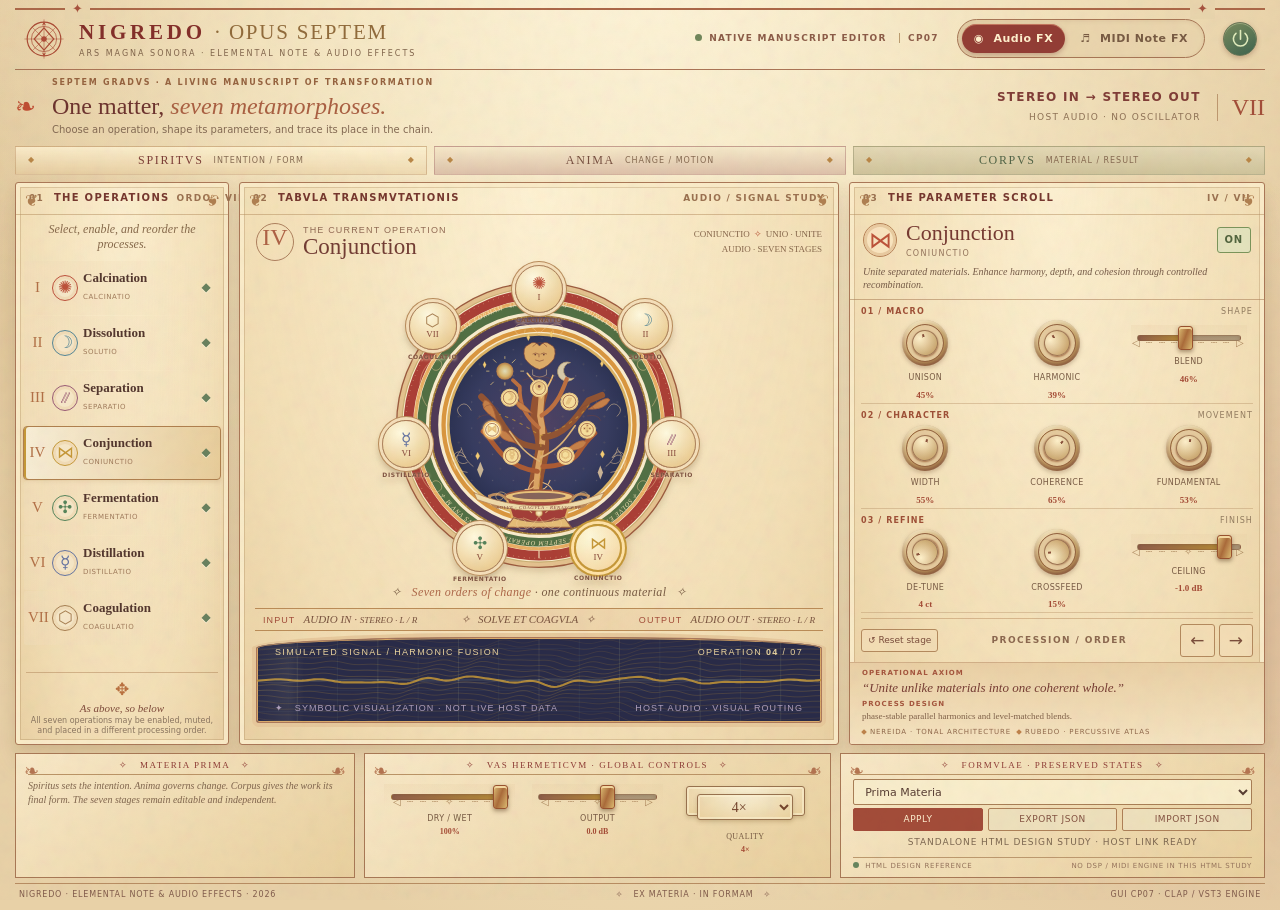
<file: Nigredo-Opus-Septem/CP10/ui/Nigredo_CP07_Standalone.html>
<!doctype html>
<html lang="en">
<head><meta charset="utf-8"/><meta name="viewport" content="width=device-width, initial-scale=1"/><meta name="theme-color" content="#e9d5ad"/><meta name="description" content="Nigredo Opus Septem — an interactive manuscript-inspired GUI study for seven-stage audio and MIDI effects."/><title>Nigredo — Opus Septem · CP07 Landscape GUI</title><style>
/* NIGREDO / OPUS SEPTEM · CP04 — Manuscript Cosmology */
:root{--paper:#f1dfb5;--paper-light:#f8ebcf;--paper-edge:#dac28f;--ink:#382c2d;--muted:#826b58;--muted-light:#9d896b;--crimson:#ae4735;--vermilion:#d45a40;--ochre:#b78b3d;--gold:#c79845;--moss:#506d4c;--lapis:#34365c;--violet:#5b3d55;--line:#ae865b65;--line-dark:#a17c57;--accent:#c69838;--accent-rgb:198,152,56;--selected:#b24c37}
*{box-sizing:border-box}html{background:#d9bd8c}body{margin:0;min-width:320px;font:13px/1.45 'Segoe UI',system-ui,-apple-system,sans-serif;color:var(--ink);background:radial-gradient(ellipse at 50% -15%,#fff6dc 0,#f5e6c2 38%,transparent 76%),radial-gradient(circle at 5% 32%,#ceaf7d44,transparent 30%),radial-gradient(circle at 100% 68%,#c4897d3b,transparent 31%),#e8d1a7}
body:before{position:fixed;content:'';inset:0;pointer-events:none;z-index:30;opacity:.14;mix-blend-mode:multiply;background-image:url("data:image/svg+xml,%3Csvg viewBox='0 0 128 128' xmlns='http://www.w3.org/2000/svg'%3E%3Cfilter id='n'%3E%3CfeTurbulence baseFrequency='.52' numOctaves='3' type='fractalNoise' stitchTiles='stitch'/%3E%3C/filter%3E%3Crect width='128' height='128' filter='url(%23n)' opacity='.44'/%3E%3C/svg%3E")}
button,select{font:inherit}button{cursor:pointer;color:inherit}button:focus-visible,select:focus-visible,.knob:focus-visible{outline:3px solid #6d5c89;outline-offset:3px}button:disabled{opacity:.27;cursor:not-allowed}button:hover:not(:disabled){filter:brightness(1.055)}
#app{max-width:1700px;margin:auto;padding:14px clamp(13px,2.4vw,40px) 19px}.topbar{position:relative;display:flex;justify-content:space-between;align-items:center;gap:24px;min-height:87px;border-top:2px solid #ac6848;border-bottom:1px solid #ab7455;padding:9px 8px 11px}.topbar:before,.topbar:after{content:'✦';position:absolute;top:-10px;background:#e9d5ad;padding:0 7px;color:#a7523e;font-size:13px}.topbar:before{left:4%}.topbar:after{right:4%}.brand{display:flex;align-items:center;gap:14px}.brand-mark{width:55px;height:55px;flex-shrink:0;color:#ab4b35}.brand-mark svg{width:100%;height:100%}.brand-name{font-family:'Palatino Linotype',Palatino,Georgia,serif;font-size:23px;font-weight:700;letter-spacing:.18em;color:#842f2a;white-space:nowrap}.brand-name span{color:#916b3b;font-weight:400;letter-spacing:.085em}.brand-sub{font-size:9px;letter-spacing:.25em;color:#81654b;text-transform:uppercase;margin-top:3px}.header-tools{display:flex;align-items:center;gap:18px}.build-status{font-size:9px;letter-spacing:.14em;font-weight:650;color:#8c5c48;white-space:nowrap;text-align:right}.build-status .status-dot{display:inline-block;background:#71865b;width:7px;height:7px;border-radius:50%;margin-right:7px}.build-version{margin-left:8px;border-left:1px solid #bc9c70;padding-left:8px}.mode-switch{display:flex;gap:3px;border:1px solid #a77655;padding:4px;background:#ead5ad;border-radius:22px;box-shadow:inset 0 1px 4px #86542c1b}.mode-button{padding:10px 15px;font-weight:700;font-size:11px;letter-spacing:.05em;border:0;border-radius:18px;background:transparent;color:#785b43;white-space:nowrap}.mode-button.active{background:#933d35;color:#fff1ce;box-shadow:0 2px 5px #75372f55,inset 0 1px #f3ad8680}.mode-graphic{margin-right:5px}.main-power{width:41px;height:41px;border-radius:50%;border:1px solid #6c7657;display:grid;place-items:center;color:#e2edbd;background:linear-gradient(150deg,#7a8b5e,#3e644e);box-shadow:inset 0 1px #e5e8b860,0 2px 5px #6839224d}.main-power.off{background:linear-gradient(#8a6963,#684746);color:#e4c6bb;border-color:#91645c}.main-power svg{width:19px;height:19px}
.intro{display:flex;align-items:center;justify-content:space-between;gap:20px;margin:13px 0 15px}.intro-lead{display:flex;align-items:center;gap:16px}.intro-ornament{font-family:Georgia,serif;font-size:35px;color:#c04e33}.eyebrow{color:#96633f;letter-spacing:.22em;font-weight:800;font-size:9px;text-transform:uppercase}.intro h1{font-size:clamp(21px,2vw,31px);font-family:Palatino,Georgia,serif;font-weight:400;color:#6d332e;margin:2px 0}.intro h1 em{font-style:italic;color:#aa6042}.intro p{margin:0;font-size:11px;color:#846a53}.intro-right{text-align:right;display:flex;gap:16px;align-items:center}.intro-right b{display:block;font-size:12px;letter-spacing:.11em;color:#813d37}.intro-right small{font-size:9px;letter-spacing:.14em;color:#8e7155}.counter{border-left:1px solid #be9870;padding-left:14px;font:32px Georgia,serif;color:#a34e39}
.trinity{display:grid;grid-template-columns:repeat(3,1fr);gap:8px;margin-bottom:12px}.trinity-tile{display:flex;align-items:center;gap:10px;justify-content:center;min-height:41px;border:1px solid #b88c5f76;background:linear-gradient(180deg,#fff3d3c9,#e6c99973);position:relative}.trinity-tile:before,.trinity-tile:after{content:'◆';font-size:8px;color:#ba8747;position:absolute;top:50%;transform:translateY(-50%)}.trinity-tile:before{left:12px}.trinity-tile:after{right:12px}.trinity-tile b{font:14px Georgia,serif;letter-spacing:.14em;color:#7c3d36}.trinity-tile small{font-size:9px;color:#866a51;letter-spacing:.12em}.trinity-tile:nth-child(2){background:linear-gradient(180deg,#f6e9c9,#dec2aa);border-color:#ac777077}.trinity-tile:nth-child(2) b{color:#785040}.trinity-tile:nth-child(3){background:linear-gradient(180deg,#e4d8b5,#d0c49b);border-color:#8b896477}.trinity-tile:nth-child(3) b{color:#526446}
.workbench{display:grid;grid-template-columns:minmax(204px,236px) minmax(470px,1fr) minmax(350px,396px);gap:13px;align-items:stretch}.illuminated{position:relative;min-width:0;border:1px solid #ab7858;border-radius:3px;box-shadow:0 6px 12px #85613b24,0 18px 30px #886f4c18,inset 0 0 0 4px #faebc8,inset 0 0 0 5px #ad8b5c59;background:radial-gradient(ellipse at 50% 0,#fff3d5d9,#f3dfb6 70%,#ead1a3)}.illuminated:before,.illuminated:after{position:absolute;pointer-events:none;content:'❦';font:16px Georgia,serif;color:#b08051;top:8px}.illuminated:before{left:9px}.illuminated:after{right:9px;transform:scaleX(-1)}.panel-heading{min-height:51px;display:flex;justify-content:space-between;align-items:center;gap:7px;padding:15px 22px 12px;font-size:10px;font-weight:780;letter-spacing:.13em;border-bottom:1px solid #b58d5f80;color:#76372e;white-space:nowrap}.panel-heading span:last-child{color:#9b7150;font-weight:550;font-size:9px}.section-no{color:#bd8350;margin-right:5px}.micro-label{font-size:9px;letter-spacing:.16em;color:#8c684f;font-weight:650}
.stages-panel{display:flex;flex-direction:column;min-height:780px}.ledger-caption{padding:15px 18px 12px;font:italic 13px Georgia,serif;color:#876a4b;text-align:center}.stages-list{display:flex;flex-direction:column;gap:3px;padding:4px 11px 16px}.stage-item{--stage:#a76142;position:relative;display:flex;align-items:center;min-height:66px;border:1px solid transparent;border-radius:4px;color:#72594d}.stage-item:not(.selected){background:linear-gradient(90deg,#f2ddba80,transparent)}.stage-item.selected{border-color:#b0804e;background:linear-gradient(100deg,#f8eed7,#e8cd9a);box-shadow:inset 2px 0 var(--stage),0 2px 4px #ab805033}.stage-item.muted .stage-select{opacity:.43}.stage-select{display:flex;align-items:center;gap:7px;text-align:left;flex:1;min-width:0;border:0;background:transparent;padding:9px 4px 9px 7px}.stage-item .number{width:22px;text-align:center;color:#b37047;font:17px Georgia,serif}.stage-glyph{flex-shrink:0;width:30px;height:30px;border-radius:50%;background:#f6e7c8;border:1px solid var(--stage);display:grid;place-items:center;color:var(--stage);font:19px Georgia,serif;box-shadow:inset 0 0 0 3px #ead0a67d}.stage-copy{display:block;min-width:0}.stage-copy b{display:block;color:#54372e;font:14px Georgia,serif;font-weight:600;white-space:nowrap}.stage-copy small{font-size:8px;letter-spacing:.08em;color:#a07b5b}.stage-toggle{border:0;position:relative;background:transparent;width:27px;height:37px;flex-shrink:0;margin-right:3px;padding:0}.stage-toggle:after{content:'◆';font-size:12px;color:#69815e;text-shadow:0 1px #fff1d5}.stage-toggle.off:after{content:'◇';color:#ad947c}.stages-footer{margin:auto 17px 16px;padding:16px 0 0;border-top:1px solid #b88d608a;text-align:center}.stages-footer-mark{display:block;font:24px Georgia,serif;color:#bb7140}.stages-footer div span{display:block;font:italic 13px Georgia,serif;color:#7f4a3a;margin:5px 0}.stages-footer small{font-size:10px;color:#8b7660;line-height:1.6;display:block}
.field-panel{display:flex;flex-direction:column;align-items:center;overflow:hidden}.field-panel .panel-heading{width:100%}.field-top{width:100%;display:flex;justify-content:space-between;gap:7px;padding:14px 18px 8px;align-items:center}.field-stage{display:flex;align-items:center;gap:9px}.stage-id{font:30px Georgia,serif;color:#ae6245;width:43px;height:45px;text-align:center;border:1px solid #ae805e;border-radius:50%}.field-precursor{font:9px 'Segoe UI',sans-serif;letter-spacing:.13em;color:#926b54}.field-stage h2{margin:0;font:25px/1.05 Georgia,serif;color:#733d34;font-weight:500}.field-metadata{font:10px/1.65 Georgia,serif;color:#87674b;text-align:right}.field-meta-split{color:#b85739;margin:0 4px}
.cosmogram-shell{width:100%;flex:1;min-height:475px;display:flex;align-items:center;justify-content:center;padding:0 14px}.cosmogram{width:min(100%,545px);aspect-ratio:1;position:relative;isolation:isolate;--ring-gold:#c99d4a;filter:drop-shadow(0 4px 3px #70502930)}.cosmogram svg{display:block;width:100%;height:100%;overflow:visible}.ringback .manuscript-script{font:italic 12px Georgia,serif;letter-spacing:1.35px;fill:#fae6b9}.ringback .sigil-letter{font:14px Georgia,serif;fill:#fbe5b1}.tree-fruit{transition:.25s;stroke:#e8c582;stroke-width:2;fill:#f7df9d}.tree-fruit .fruit-mini{stroke:#8f4a34;stroke-width:1.3;fill:none}.tree-fruit .fruit-symbol{fill:#8b503e;font:18px Georgia,serif;text-anchor:middle;dominant-baseline:middle}.cosmogram:not(.unlit) .tree-fruit.highlight{fill:#fff4cb;stroke:#a74835;filter:url(#goldGlow)}.cosmogram .tree-fruit.highlight{stroke-width:3}.cosmogram.unlit .living-tendril{opacity:.15}.living-tendril{stroke:var(--accent);stroke-width:2;stroke-linecap:round;opacity:.7;fill:none;stroke-dasharray:5 10;animation:energyFlow 7s linear infinite}.path-node{--stage:#b78752;position:absolute;z-index:4;width:68px;height:68px;transform:translate(-50%,-50%);border-radius:50%;border:1px solid #ad825c;color:#6e493c;background:radial-gradient(circle at 38% 26%,#fff9df,#edcf96 75%);box-shadow:0 0 0 3px #f5dfba,0 0 0 4px #b88b5a,0 5px 7px #69492b38;display:flex;align-items:center;justify-content:center;flex-direction:column;gap:0;transition:transform .18s ease,background .18s ease}.path-node:hover{transform:translate(-50%,-50%) scale(1.085)}.path-node.selected{background:radial-gradient(circle at 33% 24%,#fff9da,#f4d39b);border:2px solid var(--stage);box-shadow:0 0 0 3px #ffe2a6,0 0 0 5px var(--stage),0 0 22px #ce8f5e55}.path-node.off{opacity:.47}.node-symbol{font:22px/1 Georgia,serif;color:var(--stage)}.path-node b{font:11px Georgia,serif;color:#8b4c3d}.path-node small{position:absolute;top:calc(100% + 6px);font-size:8px;font-weight:700;letter-spacing:.1em;color:#7f5442;text-shadow:0 1px 3px #f5dfbb}.path-node:nth-child(1){left:50%;top:7.5%}.path-node:nth-child(2){left:83.25%;top:19%}.path-node:nth-child(3){left:91.5%;top:56%}.path-node:nth-child(4){left:68.5%;top:88.5%}.path-node:nth-child(5){left:31.5%;top:88.5%}.path-node:nth-child(6){left:8.5%;top:56%}.path-node:nth-child(7){left:16.75%;top:19%}.wheel-center-seal{position:absolute;left:50%;top:51%;transform:translate(-50%,-50%);font:italic 12px Georgia,serif;color:#f2e3bd;letter-spacing:.15em;text-shadow:0 1px #4a2e44;pointer-events:none;opacity:.9}.wheel-caption{font:italic 14px Georgia,serif;color:#795b43;text-align:center;margin:2px 0 13px;letter-spacing:.03em}.wheel-caption span{color:#ae6849}.hermetic-scroll{width:calc(100% - 38px);margin:8px 19px 12px;border-top:1px solid #bb8c57;border-bottom:1px solid #bb8c57;padding:7px 12px;display:flex;align-items:center;justify-content:space-between;gap:12px;color:#79533e;font:italic 12px Georgia,serif;background:linear-gradient(90deg,transparent,#e4c29480,transparent)}.hermetic-scroll b{font-style:normal;color:#a34d39;letter-spacing:.12em;font:9px 'Segoe UI',sans-serif}
.scope-block{width:calc(100% - 32px);margin:0 16px 16px;border:1px solid #ad795b;background:#292b48;box-shadow:0 0 0 4px #e7c99c,inset 0 0 0 1px #deaa69;position:relative;border-radius:40% 40% 3px 3px/13% 13% 3px 3px;overflow:hidden;min-height:123px}.scope-wrap{position:relative;min-height:123px}.scope-wrap canvas{height:123px;width:100%;display:block}.scope-labels{position:absolute;z-index:2;top:9px;left:18px;right:18px;display:flex;justify-content:space-between;color:#ead49f;font:9px 'Segoe UI',sans-serif;letter-spacing:.15em}.scope-bottom{position:absolute;bottom:9px;left:18px;right:18px;display:flex;justify-content:space-between;font:9px 'Segoe UI',sans-serif;letter-spacing:.12em;color:#ae9fbb}.scope-bottom b{font-weight:500;color:#ead69e}
.editor-panel{display:flex;flex-direction:column;overflow:hidden}.stage-editor-header{padding:13px 18px 12px;border-bottom:1px solid #a97d548c}.editor-title-row{display:flex;align-items:center;gap:9px}.editor-glyph{width:45px;height:45px;display:grid;place-items:center;border:1px solid #b78357;border-radius:50%;font:28px Georgia,serif;color:#bd533a;background:#f9e4bf;box-shadow:inset 0 0 0 3px #e9cba0}.editor-names{flex:1;min-width:0}.editor-names h2{font:26px/1.05 Georgia,serif;color:#773a32;margin:0}.editor-names div{font-size:9px;letter-spacing:.16em;color:#94745b;margin-top:4px}.stage-power{padding:8px 10px;border:1px solid #7b955b;border-radius:3px;color:#52653f;font-size:10px;font-weight:800;letter-spacing:.08em;background:#e3e3bd}.stage-power.off{color:#986b56;background:#e7d1c2;border-color:#b4826f}.editor-desc{font:italic 12px/1.65 Georgia,serif;color:#775c48;margin:11px 0 0;min-height:57px}.parameters{padding:3px 18px 0;flex:1;display:flex;flex-direction:column}.param-group{border-bottom:1px solid #b792666b;padding:12px 0 9px}.param-heading{display:flex;justify-content:space-between;color:#9f5037;font-size:9px;font-weight:800;letter-spacing:.14em}.param-heading i{font-weight:500;font-style:normal;color:#937c60}.knob-row{display:grid;grid-template-columns:repeat(3,minmax(0,1fr));gap:4px;margin-top:8px}.param{display:flex;flex-direction:column;align-items:center;gap:2px;min-width:0}.knob{width:64px;height:64px;position:relative;border:0;border-radius:50%;touch-action:none;background:radial-gradient(circle at 36% 28%,#ffeec7,#c19c60 62%,#95623f 90%);box-shadow:inset 0 2px 3px #fff8d89c,inset 0 -2px 4px #703e31a3,0 2px 4px #76503755;display:block;flex-shrink:0}.knob:before{content:'';position:absolute;inset:6px;border:1px solid #946340;border-radius:50%;background:conic-gradient(from 225deg,var(--accent) var(--angle),#bba27b var(--angle) 270deg,transparent 270deg 360deg);box-shadow:inset 0 0 0 6px #e5cb9e, inset 0 0 6px #9a643f73}.knob:after{content:'';position:absolute;inset:13px;border:1px solid #9f7654;border-radius:50%;background:radial-gradient(circle at 32% 26%,#fff1cb,#caa66e 80%);box-shadow:0 1px 2px #a36b43;transform:rotate(var(--angle-turn));background-image:linear-gradient(to bottom,#89503a 0 23%,transparent 23% 100%),radial-gradient(circle at 32% 26%,#fff1cb,#caa66e 80%);background-position:center 3px,center;background-size:2px 14px,100% 100%;background-repeat:no-repeat}.param-name{font-size:9px;letter-spacing:.045em;color:#795b44;text-align:center;min-height:26px;line-height:1.2;margin-top:3px;display:flex;align-items:center;justify-content:center;max-width:109px}.param-val{color:#a54c36;font:700 11px Georgia,serif;white-space:nowrap}.parameter-footer{margin:10px 16px 13px;padding-top:10px;border-top:1px solid #b4875a78;display:flex;gap:5px;justify-content:space-between;align-items:center}.parameter-footer button{border:1px solid #b48a5e;background:#f3ddb5;border-radius:3px;padding:6px 9px;color:#7b4d3b;font-size:10px}.parameter-footer .move{font-size:17px;padding:3px 9px}.intent-scroll{border-top:1px solid #b7885b8c;padding:13px 20px 16px;background:linear-gradient(#ead0a5,#f5e3c0)}.intent-scroll .section-small{font-size:8px;color:#a5553d;font-weight:800;letter-spacing:.15em}.intent-quote{font:italic 17px Georgia,serif;color:#773d33;margin:4px 0 10px}.intent-scroll p{font:11px/1.55 Georgia,serif;color:#806148;margin:5px 0 0}.lineage{display:flex;flex-wrap:wrap;gap:9px;font-size:8px;letter-spacing:.12em;color:#90684b;margin-top:8px}.square{display:inline-block;width:4px;height:4px;background:#be834b;transform:rotate(45deg);margin-right:4px}
.bottom-altar{display:grid;grid-template-columns:minmax(230px,.75fr) 1fr minmax(300px,.85fr);gap:13px;margin-top:13px}.altar-panel{min-width:0;min-height:155px;border:1px solid #a87855;background:linear-gradient(145deg,#f8e8c7,#e9d09e);padding:13px 18px;position:relative}.altar-panel:before,.altar-panel:after{position:absolute;content:'❧';font:18px Georgia,serif;color:#b57551;top:6px}.altar-panel:before{left:8px}.altar-panel:after{right:8px;transform:scaleX(-1)}.altar-title{font:11px Georgia,serif;letter-spacing:.17em;color:#8e3b35;text-align:center;border-bottom:1px solid #bb9466;padding:0 0 8px;margin-bottom:10px}.altar-panel p{margin:0;color:#80654d;font:italic 13px/1.6 Georgia,serif}.master-controls{display:grid;grid-template-columns:repeat(3,minmax(0,1fr));gap:6px}.master-controls .knob{width:53px;height:53px}.master-controls .knob:after{inset:11px}.master-controls .param-name{min-height:16px;margin-top:2px}.master-controls .param-val{font-size:11px}.preset-space{display:flex;flex-direction:column;gap:8px}select{width:100%;font-size:13px;color:#593e33;border:1px solid #a87e56;border-radius:2px;background:#f9edcb;padding:10px 11px;outline-offset:2px;min-height:40px}.preset-actions{display:grid;grid-template-columns:repeat(3,1fr);gap:5px}.preset-actions button{padding:8px 4px;background:#eee0bc;border:1px solid #ae8057;color:#835240;border-radius:2px;font-size:10px;letter-spacing:.06em}.preset-actions #applyPreset{background:#a34c39;color:#fff0d0;border-color:#a34c39}.master-footer{display:flex;justify-content:space-between;gap:12px;border-top:1px solid #bd996e;margin-top:12px;padding-top:7px;color:#96735b;font-size:8px;letter-spacing:.1em}.master-footer .safety-led{background:#67855d;border-radius:50%;width:6px;height:6px;display:inline-block;margin-right:6px}.site-footer{margin-top:12px;display:flex;justify-content:space-between;align-items:center;color:#815b4b;font-size:9px;letter-spacing:.1em;gap:10px;border-top:1px solid #b88d62;padding:12px 4px 0}.site-footer span{padding:0 4px;color:#b25337}.toast{position:fixed;z-index:50;bottom:25px;left:50%;transform:translateX(-50%) translateY(20px);background:#482f41;color:#f5e5c1;padding:11px 19px;box-shadow:0 8px 30px #4c262855;opacity:0;pointer-events:none;transition:.2s;border:1px solid #bb8b4c;font-size:12px}.toast.show{opacity:1;transform:translateX(-50%) translateY(0)}
@keyframes energyFlow{to{stroke-dashoffset:-100}}@media(prefers-reduced-motion:reduce){*,*:before,*:after{animation:none!important;transition:none!important}}
@media(max-width:1330px){.workbench{grid-template-columns:190px minmax(390px,1fr) 355px;gap:9px}.stages-panel{min-height:730px}.stage-select{gap:4px}.stage-glyph{width:27px;height:27px}.stage-copy b{font-size:13px}.field-stage h2{font-size:23px}.cosmogram-shell{min-height:420px}.path-node{height:61px;width:61px}.path-node small{font-size:7px}.knob{width:58px;height:58px}.parameters{padding-left:13px;padding-right:13px}.panel-heading{padding-left:18px;padding-right:18px}}
@media(max-width:1120px){.build-status{display:none}.workbench{grid-template-columns:minmax(370px,1fr) minmax(330px,.78fr)}.stages-panel{grid-column:1/-1;min-height:unset}.stages-list{display:grid;grid-template-columns:repeat(7,minmax(0,1fr));padding:8px 9px 14px}.stage-item{min-height:92px;flex-direction:column}.stage-select{flex-direction:column;text-align:center;gap:3px;padding:6px 1px}.stage-item .number{font-size:12px}.stage-glyph{width:30px;height:30px}.stage-copy small{display:none}.stage-copy b{font-size:11px;white-space:normal}.stage-toggle{position:absolute;top:4px;right:3px;height:19px;width:16px}.stage-toggle:after{font-size:9px}.ledger-caption{display:none}.stages-footer{display:none}.cosmogram-shell{min-height:430px}.bottom-altar{grid-template-columns:1fr 1fr}.bottom-altar .altar-panel:first-child{display:none}}
@media(max-width:760px){#app{padding:9px 10px 18px}.topbar{flex-wrap:wrap;padding:12px 4px;gap:8px;justify-content:center}.brand{width:100%;justify-content:center}.brand-name{font-size:19px}.brand-mark{width:45px;height:45px}.header-tools{justify-content:center}.intro{margin:10px 0}.intro-right{display:none}.intro h1{font-size:23px}.trinity-tile small{display:none}.trinity-tile{min-height:32px}.trinity-tile b{font-size:11px}.workbench{display:flex;flex-direction:column;gap:11px}.stages-list{grid-template-columns:repeat(4,minmax(0,1fr));gap:3px}.field-panel{order:2}.stages-panel{order:1}.editor-panel{order:3}.cosmogram-shell{min-height:0;padding:0 8px}.cosmogram{width:min(100%,555px)}.field-top{padding:12px 15px}.field-stage h2{font-size:23px}.field-metadata{font-size:9px}.path-node{width:clamp(45px,12vw,65px);height:clamp(45px,12vw,65px)}.node-symbol{font-size:18px}.path-node small{font-size:6px;top:calc(100% + 5px)}.wheel-caption{margin-top:0}.editor-panel{min-height:unset}.editor-desc{min-height:0}.knob{width:65px;height:65px}.bottom-altar{grid-template-columns:1fr}.bottom-altar .altar-panel:first-child{display:block}.site-footer{font-size:8px;flex-wrap:wrap;justify-content:center;text-align:center}}
@media(max-width:430px){.brand-name{font-size:16px;letter-spacing:.1em}.brand-sub{font-size:8px;letter-spacing:.13em}.mode-button{font-size:10px;padding:8px 11px}.intro h1{font-size:20px}.panel-heading{font-size:9px}.stages-list{grid-template-columns:repeat(4,minmax(0,1fr))}.stage-item{min-height:79px}.stage-copy b{font-size:10px}.stage-glyph{width:27px;height:27px;font-size:16px}.path-node{width:40px;height:40px;box-shadow:0 0 0 2px #f5dfba,0 0 0 3px #b88b5a}.path-node small{display:none}.node-symbol{font-size:16px}.path-node b{font-size:9px}.cosmogram-shell{padding:0 3px}.wheel-caption{font-size:11px}.field-stage h2{font-size:18px}.stage-id{width:34px;height:34px;font-size:24px}.field-metadata{font-size:8px}.knob{width:62px;height:62px}.master-controls{gap:3px}.altar-panel{padding:12px}.preset-actions button{font-size:9px}.site-footer>div:nth-child(2){display:none}}
.cosmogram[data-stage="0"] .tree-fruit.fruit-0 > circle:first-child{fill:#fff6cb;stroke:#f0b969;stroke-width:3;filter:url(#goldGlow)}.cosmogram[data-stage="1"] .tree-fruit.fruit-1 > circle:first-child{fill:#fff6cb;stroke:#f0b969;stroke-width:3;filter:url(#goldGlow)}.cosmogram[data-stage="2"] .tree-fruit.fruit-2 > circle:first-child{fill:#fff6cb;stroke:#f0b969;stroke-width:3;filter:url(#goldGlow)}.cosmogram[data-stage="3"] .tree-fruit.fruit-3 > circle:first-child{fill:#fff6cb;stroke:#f0b969;stroke-width:3;filter:url(#goldGlow)}.cosmogram[data-stage="4"] .tree-fruit.fruit-4 > circle:first-child{fill:#fff6cb;stroke:#f0b969;stroke-width:3;filter:url(#goldGlow)}.cosmogram[data-stage="5"] .tree-fruit.fruit-5 > circle:first-child{fill:#fff6cb;stroke:#f0b969;stroke-width:3;filter:url(#goldGlow)}.cosmogram[data-stage="6"] .tree-fruit.fruit-6 > circle:first-child{fill:#fff6cb;stroke:#f0b969;stroke-width:3;filter:url(#goldGlow)}

/* CP07: illuminated material controls, not every parameter is a dial. */
.param-fader{width:90%;margin:5px 5%;height:15px;accent-color:#ad5f3d;cursor:ew-resize;background:transparent;appearance:none;position:relative;z-index:2}
.param-fader::-webkit-slider-runnable-track{height:6px;border-radius:3px;background:linear-gradient(90deg,#99634f 0,var(--accent) var(--ratio),#b9a083 var(--ratio),#baa585 100%);border:1px solid #80593980;box-shadow:inset 0 1px 4px #5944285b}
.param-fader::-webkit-slider-thumb{appearance:none;width:15px;height:24px;border:1px solid #99522f;border-radius:3px;box-shadow:0 2px 4px #59391e80,inset 0 2px #f5d79f;background:linear-gradient(110deg,#ddbd74,#ab6b3a 48%,#ddbb72);margin-top:-10px}
.fader-track{position:relative;width:100%;height:58px;display:flex;align-items:center;justify-content:center;background:linear-gradient(180deg,#e4ca9f33,transparent)}
.fader-runes{position:absolute;bottom:2px;font:10px Georgia,serif;letter-spacing:2px;color:#aa8459;pointer-events:none;white-space:nowrap}
.param-choice{background:radial-gradient(ellipse at 50% 0,#f8efd4,#ead09d);border:1px solid #98724e;color:#74442c;box-shadow:inset 0 0 0 2px #fff4d58a,0 2px 4px #77572b3e;width:82%;max-width:130px;margin:11px auto;height:38px;border-radius:3px;font:17px Georgia,serif;text-align:center;cursor:pointer}
.param-switch{width:72px;height:48px;margin:5px auto 3px;border-radius:8px;background:linear-gradient(#ddd0ad,#c3a57c);box-shadow:inset 0 2px 6px #74503066,0 2px 2px #fff2d7;display:flex;justify-content:center;align-items:center;flex-direction:column;border:1px solid #947c50;color:#9e7850;transition:.15s}
.param-switch.armed{background:linear-gradient(#eec77e,#dfb468);color:#884a33;box-shadow:inset 0 0 0 2px #f8e6ab,0 0 8px #ce965c60}
.param-switch .switch-gem{font:24px Georgia,serif;line-height:1}.param-switch small{font:7px Georgia,serif;letter-spacing:.09em}.param-fader:focus-visible,.param-switch:focus-visible,.param-choice:focus-visible{outline:2px solid #805784;outline-offset:3px}
.knob .dial-inscription{display:grid;place-items:center;position:absolute;inset:0;color:#8c6545;opacity:.43;font:13px Georgia,serif;pointer-events:none}
.cosmogram svg .filigree{stroke:#f5d09b;stroke-width:1.1;fill:none;opacity:.8}.cosmogram svg .vessel-filigree{fill:none;stroke:#e3c080;stroke-width:1.1}.cosmogram svg .portrait{fill:#ddac69;stroke:#804838;stroke-width:1.3}.cosmogram svg .portrait-ink{stroke:#844635;fill:none;stroke-width:1.1}.cosmogram svg .ribbon-letter{font:italic 9px Georgia,serif;fill:#813e36;letter-spacing:1.1px}.cosmogram svg .gold-sparks{fill:#f5ce75;stroke:#e4bb65;stroke-width:.5}
#hostNotice{font-size:9px;letter-spacing:.1em;color:#7d6750;text-align:center;padding:5px}

.native-plugin .mode-button:disabled{opacity:.45;filter:grayscale(.25);cursor:default}


/* CP07 — 16:10 landscape: geometric reflow, not a stretched square. */
@media (min-width:1121px) {
 #app {max-width:none;padding:8px 15px 9px;}
 .topbar {min-height:62px;padding:3px 8px 5px;}
 .brand-mark {width:42px;height:42px}
 .brand-name {font-size:21px}
 .brand-sub {font-size:8px;margin-top:0}
 .mode-button {padding:7px 12px}
 .main-power {width:34px;height:34px}
 .intro {margin:7px 0 8px;min-height:51px}
 .intro-ornament {font-size:25px}
 .intro h1 {font-size:24px;margin:0}
 .intro p {font-size:10px}
 .eyebrow {font-size:8px}
 .counter {font-size:24px}
 .trinity {gap:7px;margin-bottom:7px}
 .trinity-tile {min-height:29px}
 .trinity-tile b {font-size:12px}
 .trinity-tile small {font-size:8px}
 .workbench {grid-template-columns:214px minmax(540px,1fr) 416px;gap:10px;align-items:stretch;}
 .panel-heading {min-height:32px;padding:8px 13px;font-size:10px}
 .stages-panel {min-height:0}
 .ledger-caption {padding:7px 8px 5px;font-size:12px}
 .stages-list {padding:4px 7px 3px;gap:1px}
 .stage-item {min-height:54px}
 .stage-select {padding:6px 2px 6px 4px;gap:5px}
 .stage-item .number {font-size:15px;width:19px}
 .stage-glyph {height:26px;width:26px;font-size:17px}
 .stage-copy b {font-size:13px}
 .stage-copy small {font-size:7px}
 .stage-toggle {height:26px;width:22px}
 .stages-footer {margin:auto 10px 8px;padding:6px 0 0}
 .stages-footer-mark {font-size:17px}
 .stages-footer div span {font-size:11px;margin:2px 0}
 .stages-footer small {font-size:8px;line-height:1.25}
 .field-top {padding:8px 16px 0}
 .field-stage h2 {font-size:23px}
 .stage-id {font-size:24px;height:38px;width:38px}
 .field-metadata {font-size:9px}
 .cosmogram-shell {min-height:0;flex:0 0 auto;padding:4px 11px 0}
 .cosmogram {width:clamp(310px,25vw,395px);}
 .path-node {width:48px;height:48px}
 .node-symbol {font-size:17px}
 .path-node b {font-size:9px}
 .path-node small {font-size:6px;top:calc(100% + 4px)}
 .wheel-caption {font-size:12px;margin:0 0 5px}
 .hermetic-scroll {margin:3px 15px 6px;width:calc(100% - 30px);padding:4px 8px;font-size:11px}
 .scope-block {min-height:84px;margin-bottom:8px}.scope-wrap {height:84px !important;min-height:84px}.scope-wrap canvas {height:84px}
 .scope-title {font-size:8px}
 .stage-editor-header {padding:6px 13px 5px}
 .editor-glyph {height:34px;width:34px;font-size:23px}
 .editor-names h2 {font-size:22px}
 .editor-names div {font-size:8px}
 .stage-power {padding:5px 7px}
 .editor-desc {font-size:10px;line-height:1.3;margin:5px 0 0;min-height:29px}
 .parameters {padding:0 11px}
 .param-group {padding:6px 0 3px}
 .param-heading {font-size:8px}
 .knob-row {margin-top:3px;gap:3px}
 .knob {width:46px;height:46px}
 .knob:before {inset:4px}
 .knob:after {inset:10px}
 .param-name {font-size:8px;min-height:20px;margin-top:0}
 .param-val {font-size:9px}
 .fader-track {height:46px}
 .param-choice {height:30px;margin:7px auto;font-size:14px}
 .param-switch {width:62px;height:40px;margin:4px auto 2px}
 .param-switch .switch-gem {font-size:19px}
 .parameter-footer {margin:5px 11px 5px;padding-top:5px}
 .parameter-footer button {font-size:9px;padding:4px 6px}
 .intent-scroll {padding:5px 12px 7px}
 .intent-quote {font-size:13px;margin:2px 0 3px}
 .intent-scroll p {font-size:9px;line-height:1.3;margin:2px 0 0}
 .intent-scroll .section-small {font-size:7px}
 .lineage {font-size:7px;gap:6px;margin-top:4px}
 .bottom-altar {gap:9px;margin-top:8px;grid-template-columns:.8fr 1.1fr 1fr}
 .altar-panel {min-height:0;padding:6px 12px}
 .altar-title {font-size:9px;padding:0 0 4px;margin-bottom:4px}
 .altar-panel p {font-size:10px;line-height:1.35}
 .master-controls .knob {width:36px;height:36px}
 .master-controls .knob:after {inset:9px}
 .master-controls .param-name {min-height:12px}
 .master-controls .param-val {font-size:8px}
 .master-controls {gap:2px}
 .preset-space {gap:3px}
 select {min-height:26px;padding:4px 7px;font-size:11px}
 .preset-actions button {padding:4px 3px;font-size:9px}
 .master-footer {margin-top:3px;padding-top:3px;font-size:7px}
 .site-footer {margin-top:5px;padding:5px 4px 0;font-size:8px}
}
</style></head>
<body><div id="app">
<header class="topbar">
 <div class="brand"><div class="brand-mark" aria-hidden="true"><svg viewBox="0 0 60 60" fill="none" xmlns="http://www.w3.org/2000/svg"><circle cx="30" cy="30" r="24" stroke="currentColor" stroke-width="1.7"/><circle cx="30" cy="30" r="18" stroke="currentColor" stroke-width="1"/><path d="M30 2v56M2 30h56M13 13l34 34M47 13 13 47" stroke="currentColor" stroke-width=".7"/><path d="M30 14l14 16-14 16-14-16z" stroke="currentColor" stroke-width="1.7"/><circle cx="30" cy="30" r="4" fill="#ad4b37"/><path d="M30 5l3 6-3-2-3 2zM30 55l3-6-3 2-3-2z" fill="currentColor"/></svg></div><div><div class="brand-name">NIGREDO <span>· OPUS SEPTEM</span></div><div class="brand-sub">ARS MAGNA SONORA · ELEMENTAL NOTE &amp; AUDIO EFFECTS</div></div></div>
 <div class="header-tools"><div class="build-status"><span class="status-dot"></span>NATIVE MANUSCRIPT EDITOR <span class="build-version">CP07</span></div><div class="mode-switch" role="group" aria-label="Effect module"><button type="button" id="audioMode" class="mode-button active" aria-pressed="true"><span class="mode-graphic">◉</span> Audio FX</button><button type="button" id="midiMode" class="mode-button" aria-pressed="false"><span class="mode-graphic">♬</span> MIDI Note FX</button></div><button id="powerBtn" type="button" class="main-power" aria-label="Toggle complete effects chain" aria-pressed="true" title="Toggle complete effects chain"><svg viewBox="0 0 24 24" fill="none" stroke="currentColor" stroke-width="2" stroke-linecap="round"><path d="M12 2v11"/><path d="M6.3 5.5a9 9 0 1 0 11.4 0"/></svg></button></div>
</header>
<div class="intro"><div class="intro-lead"><span class="intro-ornament" aria-hidden="true">❧</span><div><div class="eyebrow">SEPTEM GRADVS · A LIVING MANUSCRIPT OF TRANSFORMATION</div><h1>One matter, <em>seven metamorphoses.</em></h1><p>Choose an operation, shape its parameters, and trace its place in the chain.</p></div></div><div class="intro-right"><div><b id="pathHeader">STEREO IN → STEREO OUT</b><small id="pathSubtitle">HOST AUDIO · NO OSCILLATOR</small></div><div class="counter">VII</div></div></div>
<div class="trinity" aria-hidden="true"><div class="trinity-tile"><b>SPIRITVS</b><small>INTENTION / FORM</small></div><div class="trinity-tile"><b>ANIMA</b><small>CHANGE / MOTION</small></div><div class="trinity-tile"><b>CORPVS</b><small>MATERIAL / RESULT</small></div></div>
<main class="workbench">
 <section class="illuminated stages-panel" aria-label="Seven stages"><div class="panel-heading"><span><span class="section-no">01</span> THE OPERATIONS</span><span>ORDO · VII</span></div><div class="ledger-caption">Select, enable, and reorder the processes.</div><div class="stages-list" id="stagesList"></div><div class="stages-footer"><span class="stages-footer-mark">✥</span><div><span>As above, so below</span><small>All seven operations may be enabled, muted, and placed in a different processing order.</small></div></div></section>
 <section class="illuminated field-panel" aria-label="Alchemical transformation cosmogram"><div class="panel-heading"><span><span class="section-no">02</span> TABVLA TRANSMVTATIONIS</span><span id="fieldIdentity">AUDIO / SIGNAL STUDY</span></div>
  <div class="field-top"><div class="field-stage"><div class="stage-id" id="fieldRoman">IV</div><div><div class="field-precursor">THE CURRENT OPERATION</div><h2 id="fieldName">Conjunction</h2></div></div><div class="field-metadata"><div><span id="fieldLatin">CONIUNCTIO</span><span class="field-meta-split">✧</span><span id="fieldMotto">UNIO</span></div><span id="chainTypeLabel">AUDIO · SEVEN STAGES</span></div></div>
  <div class="cosmogram-shell"><div class="cosmogram" id="cosmogram" data-stage="3"><svg viewBox="0 0 600 600" role="img" aria-label="Cosmogram with illuminated concentric rings, seven alchemical fruit seals, a branching tree, and a vessel">
<defs>
  <radialGradient id="nightSky" cx="50%" cy="49%" r="60%"><stop offset="0" stop-color="#514364"/><stop offset=".63" stop-color="#373c60"/><stop offset="1" stop-color="#232a48"/></radialGradient>
  <radialGradient id="paperGold"><stop stop-color="#fff4c5"/><stop offset=".66" stop-color="#ead09d"/><stop offset="1" stop-color="#bb8446"/></radialGradient>
  <radialGradient id="solarGold"><stop stop-color="#fffacb"/><stop offset=".65" stop-color="#f2c66c"/><stop offset="1" stop-color="#c88643"/></radialGradient>
  <filter id="goldGlow" x="-60%" width="220%" y="-60%" height="220%"><feGaussianBlur stdDeviation="2" result="soft"/><feMerge><feMergeNode in="soft"/><feMergeNode in="SourceGraphic"/></feMerge></filter>
  <path id="upperArc" d="M 72 302 A 228 228 0 0 1 528 302"/>
  <path id="lowerArc" d="M 520 318 A 221 221 0 0 1 80 318"/>
  <pattern id="stars" patternUnits="userSpaceOnUse" width="39" height="49"><circle cx="18" cy="12" r="1" fill="#f7dcb7" opacity=".35"/><path d="M30 39h5m-2.5-2.5v5" stroke="#e3b962" stroke-width=".7" opacity=".23"/></pattern>
</defs>
<g class="ringback">
  <circle cx="300" cy="300" r="267" fill="#e4c28f" stroke="#9c5b3e" stroke-width="2.5"/>
  <circle cx="300" cy="300" r="257" fill="#f9eccd" stroke="#caaf72" stroke-width="2.2"/>
  <circle cx="300" cy="300" r="245" fill="none" stroke="#ac3f36" stroke-width="18"/>
  <circle cx="300" cy="300" r="232" fill="none" stroke="#e9ae62" stroke-width="6"/>
  <circle cx="300" cy="300" r="220" fill="none" stroke="#527044" stroke-width="16"/>
  <circle cx="300" cy="300" r="204" fill="none" stroke="#a37d36" stroke-width="4"/>
  <circle cx="300" cy="300" r="196" fill="none" stroke="#503956" stroke-width="14"/>
  <circle cx="300" cy="300" r="179" fill="none" stroke="#da973f" stroke-width="8"/>
  <circle cx="300" cy="300" r="170" fill="url(#nightSky)" stroke="#dcb465" stroke-width="5"/>
  <circle cx="300" cy="300" r="164" fill="url(#stars)" opacity=".8"/>
  <circle cx="300" cy="300" r="250" fill="none" stroke="#f8e3b2" stroke-dasharray="1 9" stroke-width="1.5" opacity=".85"/>
  <circle cx="300" cy="300" r="232" fill="none" stroke="#eacc9e" stroke-dasharray="2 12" stroke-width="1" opacity=".72"/>
  <circle cx="300" cy="300" r="204" fill="none" stroke="#ffdf9a" stroke-dasharray="1 8" stroke-width="1.5"/>
  <text class="manuscript-script"><textPath href="#upperArc" startOffset="50%" text-anchor="middle">✧ IN IGNE FORMAM  ·  IN AQVA MOTVM  ·  IN SPIRITV VITAM ✧</textPath></text>
  <text class="manuscript-script"><textPath href="#lowerArc" startOffset="50%" text-anchor="middle">✧ SOLVE ET COAGVLA  ·  SEPTEM OPERATIONES  ·  OPVS VNV M ✧</textPath></text>
  <path d="M300 50v14m0 472v14M50 300h14m472 0h14" stroke="#f8eac1" stroke-width="2"/>
</g>
<!-- Celestial emblems: solar and lunar duality. -->
<g opacity=".86"><circle cx="236" cy="199" r="16" fill="url(#solarGold)"/><path d="M236 176v-5m0 55v-6m-35-21h6m58 0h7m-58-22l6 6m36 37l7 6m-7-49l-7 7m-34 35l-6 6" stroke="#e8c981" stroke-width="1.6"/><path d="M359 183a15 15 0 1 0 7 29 18 18 0 1 1-7-29" fill="#f3e4b7" stroke="#d1b478" stroke-width="1.4"/></g>
<!-- Branching alchemical tree rising from the vessel. -->
<g class="world-tree" stroke-linecap="round" stroke-linejoin="round">
  <path d="M292 457 Q291 407 302 370 Q312 334 299 303 Q292 274 304 238" stroke="#965332" stroke-width="26" fill="none"/>
  <path d="M294 450 Q294 402 301 363 Q312 323 302 283 L305 243" stroke="#dca465" stroke-width="11" fill="none"/>
  <path d="M306 342 C264 340 249 330 225 289 Q209 262 192 247" stroke="#925433" stroke-width="12" fill="none"/>
  <path d="M310 323 C343 320 365 295 393 254 L418 244" stroke="#925433" stroke-width="12" fill="none"/>
  <path d="M300 305 C273 283 263 260 264 228 L251 216" stroke="#bd7040" stroke-width="7" fill="none"/>
  <path d="M305 282 C331 268 343 239 352 214" stroke="#bd7040" stroke-width="8" fill="none"/>
  <path d="M297 387 Q261 382 236 360 C214 339 207 321 195 312" stroke="#ad5c34" stroke-width="9" fill="none"/>
  <path d="M307 378 Q355 377 373 354 C383 338 395 324 405 315" stroke="#ad5c34" stroke-width="9" fill="none"/>
  <path d="M301 368 C267 349 260 332 245 312 M303 361 C340 345 352 323 368 301" stroke="#dcb477" stroke-width="3" fill="none"/>
  <path d="M302 240 C296 218 287 216 278 203 M304 249 C314 231 322 220 326 207" stroke="#efbf76" stroke-width="3" fill="none"/>
  <g fill="#c68149" stroke="#a85e3a" stroke-width="1.4"><path d="M220 290q-35-22-22-37 15 1 22 37"/><path d="M393 270q35-28 40-17-11 20-40 17"/><path d="M256 333q-20-30-30-20-1 16 30 20"/><path d="M350 347q32-26 39-14-8 18-39 14"/><path d="M287 278q-24-28-31-21 3 17 31 21"/></g>
  <path class="living-tendril" d="M297 430Q308 374 302 320Q262 292 226 280M302 320Q363 304 394 262"/>
</g>
<!-- Seven fruit/planet medals on branches; highlights respond to stage selection. -->
<g class="fruit-medals">
  <g class="tree-fruit fruit-0"><circle cx="300" cy="231" r="16"/><circle class="fruit-mini" cx="300" cy="231" r="12"/><text class="fruit-symbol" x="300" y="231">✺</text></g>
  <g class="tree-fruit fruit-1"><circle cx="245" cy="249" r="16"/><circle class="fruit-mini" cx="245" cy="249" r="12"/><text class="fruit-symbol" x="245" y="249">☽</text></g>
  <g class="tree-fruit fruit-2"><circle cx="357" cy="256" r="16"/><circle class="fruit-mini" cx="357" cy="256" r="12"/><text class="fruit-symbol" x="357" y="256">⫽</text></g>
  <g class="tree-fruit fruit-3"><circle cx="212" cy="309" r="16"/><circle class="fruit-mini" cx="212" cy="309" r="12"/><text class="fruit-symbol" x="212" y="309">⋈</text></g>
  <g class="tree-fruit fruit-4"><circle cx="390" cy="309" r="16"/><circle class="fruit-mini" cx="390" cy="309" r="12"/><text class="fruit-symbol" x="390" y="309">✣</text></g>
  <g class="tree-fruit fruit-5"><circle cx="249" cy="358" r="16"/><circle class="fruit-mini" cx="249" cy="358" r="12"/><text class="fruit-symbol" x="249" y="358">☿</text></g>
  <g class="tree-fruit fruit-6"><circle cx="350" cy="358" r="16"/><circle class="fruit-mini" cx="350" cy="358" r="12"/><text class="fruit-symbol" x="350" y="358">⬡</text></g>
</g>
<!-- Illuminated vessel; material enters here and is transformed. -->
<g class="vessel"><path d="M238 433Q300 455 362 433L350 473Q300 497 250 473Z" fill="#a33e38" stroke="#e1af64" stroke-width="4"/><ellipse cx="300" cy="434" rx="64" ry="12" fill="#eac37b" stroke="#9e593f" stroke-width="3"/><ellipse cx="300" cy="433" rx="50" ry="6" fill="#6f4d53" opacity=".8"/><path d="M242 446q-30 20-35-13 21-9 32 7m119 6q30 20 35-13-21-9-32 7" fill="none" stroke="#ba8c5e" stroke-width="5"/><path d="M252 474Q300 490 348 474L361 492H239Z" fill="#e5bd76" stroke="#915b45" stroke-width="2"/><path d="M255 459q18-10 32 6m57-6q-18-10-32 6" fill="none" stroke="#dcb47c" stroke-width="2"/><circle cx="300" cy="465" r="7" fill="url(#paperGold)"/></g>
<g fill="#efd3a4" opacity=".8"><path d="M184 384l6-15 6 15-6 15z"/><path d="M410 389l5-13 5 13-5 13z"/></g>

<!-- CP07 illuminated details: botanical filigree, scroll seals, etched faces and curls. -->
<g class="illuminated-miniatures" aria-hidden="true">
 <g class="filigree"><path d="M90 265c-25-37-10-72 9-85 12-9 25 3 15 14-8 9-22-1-12-12m410 83c25-37 10-72-9-85-12-9-25 3-15 14 8 9 22-1 12-12"/>
 <path d="M90 337c-25 37-10 72 9 85 12 9 25-3 15-14-8-9-22 1-12 12m410-83c25 37 10 72-9 85-12 9-25-3-15-14 8-9 22 1 12 12"/>
 <path d="M300 131c17-25 42-24 45-13 3 14-19 18-19 3m-26 10c-17-25-42-24-45-13-3 14 19 18 19 3"/>
 <path d="M300 471c19 31 37 29 41 18 5-15-14-19-16-5m-25-13c-19 31-37 29-41 18-5-15 14-19 16-5"/>
 </g>
 <g transform="translate(301 169)"><path d="M-27 7Q-34-15-20-20Q-9-29 0-17Q9-29 20-20Q34-15 27 7Q17 22 0 27Q-17 22-27 7Z" class="portrait"/>
 <path d="M-13-2q6-4 11 0m4 0q6-4 12 0m-22 11q8 5 16 0m-21-25q14-15 27 0m-15 13v7" class="portrait-ink"/><circle cx="-8" cy="-1" r="1.7" fill="#6f4135"/><circle cx="8" cy="-1" r="1.7" fill="#6f4135"/>
 <path d="M-13 27v10m26-10v10m-26 0q13 8 26 0" class="filigree"/></g>
 <g class="portrait-ink" opacity=".65"><path d="M270 216q30-14 60 0M225 271q-19-18-31 0m16 10q-17-2-26 8M376 272q16-18 28-2m-14 13q21-4 26 9"/></g>
 <g class="vessel-filigree"><path d="M263 453q10-7 20 2t18 2t18 0t18-4M270 474q30 15 60 0M246 482l-4 7 8-2 9 5 7-5 9 6 7-6 8 8 10-8 8 8 9-8 9 6 7-7 9 4 6-6"/>
 <path d="M249 443c-12-22-27-21-30-9 1 7 9 10 14 2m130 7c12-22 27-21 30-9-1 7-9 10-14 2"/></g>
 <g><path d="M166 389q-39-7-26-33 12-14 23 5-23-12-15 6 7 9 18 3" class="filigree"/>
 <path d="M434 389q39-7 26-33-12-14-23 5 23-12 15 6-7 9-18 3" class="filigree"/></g>
 <g><path d="M154 284Q140 271 154 262Q165 256 173 273M446 284Q460 271 446 262Q435 256 427 273" class="filigree"/></g>
 <path d="M155 345q-20 25-12 40m11-43q7 25 23 36m270-33q20 25 12 40m-11-43q-7 25-23 36" class="filigree"/>
 <path d="M280 419q5-12 11-16m-18 18q14 0 18-6m16-7q15 5 19 16m-5-21q-7 17-14 17" stroke="#e6b77c" fill="none" stroke-width="2"/>
 <g><path d="M178 427Q300 476 422 427L416 439Q300 483 184 440Z" fill="#efdcab" stroke="#ac764c" stroke-width="1.3"/>
  <text class="ribbon-letter" x="300" y="458" text-anchor="middle">SOLVE · COAGVLA · RENASCERE</text>
 </g>
 <g class="gold-sparks"><path d="M195 187l3-6 3 6-3 6zM415 185l3-6 3 6-3 6zM277 136l3-6 3 6-3 6zM320 130l3-6 3 6-3 6zM181 358l4-7 4 7-4 7zM415 355l4-7 4 7-4 7z"/></g>
</g>
</svg><div class="stage-path" id="stagePath" aria-label="Choose a stage from the alchemical wheel"></div></div></div>
  <div class="wheel-caption">✧ &nbsp; <span>Seven orders of change</span> · one continuous material &nbsp; ✧</div>
  <div class="hermetic-scroll"><span><b>INPUT</b> &nbsp; <span id="inputName">AUDIO IN</span> <span>·</span> <small id="inputSpec">STEREO L/R</small></span><span>✧ &nbsp; SOLVE ET COAGVLA &nbsp; ✧</span><span><b>OUTPUT</b> &nbsp; <span id="outputName">AUDIO OUT</span> <span>·</span> <small id="outputSpec">STEREO L/R</small></span></div>
  <div class="scope-block"><div id="scopeWrap" class="scope-wrap"><canvas id="scope" aria-label="Decorative animated audio or MIDI event visualization"></canvas><div class="scope-labels"><span id="scopeLabel">HARMONIC FIELD</span><span>OPERATION <b id="scopeFlow">04</b> / 07</span></div><div class="scope-bottom"><span>✦ &nbsp; SYMBOLIC VISUALIZATION · NOT LIVE HOST DATA</span><span id="safetyLabel">HOST AUDIO · VISUAL ROUTING</span></div></div></div>
 </section>
 <section class="illuminated editor-panel" aria-label="Selected stage parameter editor"><div class="panel-heading"><span><span class="section-no">03</span> THE PARAMETER SCROLL</span><span id="editorIndex">IV / VII</span></div>
  <div class="stage-editor-header"><div class="editor-title-row"><div class="editor-glyph" id="editorGlyph">⋈</div><div class="editor-names"><h2 id="editorTitle">Conjunction</h2><div id="editorLatin">CONIUNCTIO</div></div><button type="button" id="stagePower" class="stage-power on" aria-pressed="true">ON</button></div><p class="editor-desc" id="editorDesc"></p></div>
  <div class="parameters" id="parameters"></div>
  <div class="parameter-footer"><button type="button" id="resetStage" title="Reset parameters to factory stage defaults">↺ Reset stage</button><span class="micro-label">PROCESSION / ORDER</span><span><button class="move" type="button" id="moveEarlier" aria-label="Move selected stage earlier">←</button> <button class="move" type="button" id="moveLater" aria-label="Move selected stage later">→</button></span></div>
  <div class="intent-scroll"><div class="section-small">OPERATIONAL AXIOM</div><div class="intent-quote" id="stagePhrase"></div><div class="section-small">PROCESS DESIGN</div><p id="stageMethod"></p><div class="lineage"><span><i class="square"></i>NEREIDA · TONAL ARCHITECTURE</span><span><i class="square"></i>RUBEDO · PERCUSSIVE ATLAS</span></div></div>
 </section>
</main>
<div class="bottom-altar">
 <section class="altar-panel"><div class="altar-title">✧ &nbsp; MATERIA PRIMA &nbsp; ✧</div><p>Spiritus sets the intention. Anima governs change. Corpus gives the work its final form. The seven stages remain editable and independent.</p></section>
 <section class="altar-panel"><div class="altar-title">✧ &nbsp; VAS HERMETICVM · GLOBAL CONTROLS &nbsp; ✧</div><div class="master-controls" id="masterControls"></div></section>
 <section class="altar-panel"><div class="altar-title">✧ &nbsp; FORMVLAE · PRESERVED STATES &nbsp; ✧</div><div class="preset-space"><select id="presetSelect" aria-label="Choose a formula preset"></select><div class="preset-actions"><button type="button" id="applyPreset">APPLY</button><button type="button" id="savePreset">EXPORT JSON</button><button type="button" id="loadPreset">IMPORT JSON</button><input id="presetFile" type="file" accept=".json,application/json" hidden/></div></div><div id="hostNotice">STANDALONE HTML DESIGN STUDY · HOST LINK READY</div><div class="master-footer"><span><i class="safety-led"></i>HTML DESIGN REFERENCE</span><span>NO DSP / MIDI ENGINE IN THIS HTML STUDY</span></div></section>
</div>
<footer class="site-footer"><div>NIGREDO · ELEMENTAL NOTE &amp; AUDIO EFFECTS · 2026</div><div>✧ &nbsp; EX MATERIA · IN FORMAM &nbsp; ✧</div><div>GUI CP07 · CLAP / VST3 ENGINE</div></footer>
</div><div class="toast" id="toast" role="status" aria-live="polite"></div>
<script>

const P = (label,def=50,min=0,max=100,unit='%',step=1,short='') => ({label,def,min,max,unit,step,short});
const operations = [
 {name:'Calcination',latin:'CALCINATIO',symbol:'♄',color:'#45413e',tone:'#b6a99b',motto:'IGNIS · FIRE',
  audio:{desc:'Excitation by fire. A harmonic forge for confident, saturated material without needless aliasing.',method:'DESIGN TARGET · oversampled, band-limited nonlinear drive with level compensation.',
   macro:[P('HEAT',40),P('DRIVE',27),P('MIX',55)],character:[P('HARMONICS',40),P('BIAS',50),P('BODY',60)],refine:[P('PRE-FILTER',65),P('TRANSIENT',42),P('TRIM',0,-12,12,' dB',.5)]},
  midi:{desc:'Transform note energy and articulation. Dynamics and gate behavior, never an audio tone generator.',method:'DESIGN TARGET · incoming note velocity and note-on/off transformation.',
   macro:[P('ACCENT',34),P('VELOCITY',70),P('GATE',78)],character:[P('CURVE',48),P('MIN VEL',12,1,127,'',1),P('EXPRESSION',65)],refine:[P('VELOCITY LIMIT',120,1,127,'',1),P('GATE BIAS',50),P('SAFE NOTES',100)]}},
 {name:'Dissolution',latin:'SOLUTIO',symbol:'☽',color:'#8c5b88',tone:'#d6b1d0',motto:'AQUA · WATER',
  audio:{desc:'Loosen the source into flowing space. Diffusion, trails, and soft temporal displacement.',method:'DESIGN TARGET · decorrelated stereo diffusion, carefully damped delay lines.',
   macro:[P('DIFFUSION',44),P('DECAY',35),P('MIX',25)],character:[P('PREDELAY',26,0,160,' ms'),P('SPREAD',60),P('DAMPING',55)],refine:[P('EARLY',48),P('MOD RATE',.25,.01,2,' Hz',.01),P('TAIL FILTER',66)]},
  midi:{desc:'Dissolve rhythmic rigidity without producing new sound. Natural timing and overlap of incoming notes.',method:'DESIGN TARGET · bounded timestamp variation and note-length reshaping.',
   macro:[P('HUMANIZE',24),P('TIME SPREAD',12,0,75,' ms'),P('LEGATO',22)],character:[P('SWING',0,-50,50,'%'),P('DURATION',60),P('CLUSTER',20)],refine:[P('SEED',42,0,999,'',1),P('LATE BIAS',50),P('SAFETY',100)]}},
 {name:'Separation',latin:'SEPARATIO',symbol:'♂',color:'#b65a54',tone:'#e8a097',motto:'DISCRIMEN · DIVIDE',
  audio:{desc:'Reveal structure within a complex signal. Separate bands, stereo placement, and transients.',method:'DESIGN TARGET · phase-aware crossover and complementary reconstruction.',
   macro:[P('CROSSOVER',1200,100,8000,' Hz',10),P('FOCUS',55),P('BALANCE',50)],character:[P('MID/SIDE',50),P('TRANSIENT',45),P('LOW BODY',52)],refine:[P('SLOPE',24,6,48,' dB',6),P('PHASE',50),P('LINK',80)]},
  midi:{desc:'Divide incoming notes by range, velocity, or musical role while preserving note identity.',method:'DESIGN TARGET · MIDI channel/register masks, reliable note-off mapping.',
   macro:[P('SPLIT NOTE',60,24,96,'',1),P('LOW ROUTE',50),P('HIGH ROUTE',50)],character:[P('VEL SPLIT',64,1,127,'',1),P('OCTAVE RANGE',3,1,6,' oct',1),P('DENSITY',80)],refine:[P('HYSTERESIS',0,0,12,' st',1),P('MPE SAFE',100),P('NOTE TRACK',100)]}},
 {name:'Conjunction',latin:'CONIUNCTIO',symbol:'☉',color:'#dbb447',tone:'#f3d988',motto:'UNIO · UNITE',
  audio:{desc:'Unite separated materials. Enhance harmony, depth, and cohesion through controlled recombination.',method:'DESIGN TARGET · phase-stable parallel harmonics and level-matched blends.',
   macro:[P('UNISON',45),P('HARMONIC',39),P('BLEND',46)],character:[P('WIDTH',55),P('COHERENCE',65),P('FUNDAMENTAL',53)],refine:[P('DE-TUNE',4,0,40,' ct'),P('CROSSFEED',15),P('CEILING',-1,-12,0,' dB',.1)]},
  midi:{desc:'Unite incoming notes into chords, intervals, and meaningful relationships.',method:'DESIGN TARGET · scale-aware voice generation with bounded voice counts.',
   macro:[P('INTERVAL',7,-12,12,' st',1),P('VOICES',2,1,6,'',1),P('BLEND',65)],character:[P('INVERSION',0,-3,3,'',1),P('SPREAD',40),P('CHORD CHANCE',70)],refine:[P('VOICE LEADING',80),P('DUPLICATE GUARD',100),P('CHANNEL',1,1,16,'',1)]}},
 {name:'Fermentation',latin:'FERMENTATIO',symbol:'♀',color:'#3e987d',tone:'#97c2a4',motto:'VITA · BECOME',
  audio:{desc:'Allow matter to evolve slowly. Living movement, spectral drift, and controlled feedback.',method:'DESIGN TARGET · smoothed modulation, stable bounded feedback, no zipper noise.',
   macro:[P('MOVEMENT',58),P('GROWTH',36),P('TEXTURE',54)],character:[P('RATE',.18,.01,5,' Hz',.01),P('FEEDBACK',22),P('STEREO DRIFT',61)],refine:[P('SEED',33,0,999,'',1),P('DAMPING',70),P('CHAOS LIMIT',35)]},
  midi:{desc:'Evolve a phrase organically. Conditional note mutations respond to the notes actually received.',method:'DESIGN TARGET · deterministic-seed stochastic edits; repeatable session recall.',
   macro:[P('MUTATION',22),P('PROBABILITY',38),P('EVOLUTION',64)],character:[P('PITCH RANGE',3,0,12,' st',1),P('RHYTHM VAR',35),P('REPEAT',42)],refine:[P('SEED',110,0,999,'',1),P('CHANGE CAP',18),P('REST CHANCE',8)]}},
 {name:'Distillation',latin:'DISTILLATIO',symbol:'☿',color:'#c98b42',tone:'#edbe77',motto:'SUBTILITAS · PURIFY',
  audio:{desc:'Clarify the essence. Selective spectral cleaning and transparent contour refinement.',method:'DESIGN TARGET · low-noise EQ with smooth gain updates and stable filter topology.',
   macro:[P('PURITY',56),P('AIR',48),P('WEIGHT',45)],character:[P('CENTER',2600,200,12000,' Hz',10),P('RESONANCE',25),P('DYNAMIC EQ',35)],refine:[P('Q',.8,.2,8,'',.1),P('TILT',0,-12,12,' dB',.1),P('SOFTNESS',72)]},
  midi:{desc:'Retain the essential musical information. Filter notes by scale, density, and role.',method:'DESIGN TARGET · scale masks, note thinning and stable note-on/off bookkeeping.',
   macro:[P('SCALE ROOT',0,0,11,' st',1),P('SCALE STRENGTH',75),P('DENSITY',74)],character:[P('REGISTER',60,24,96,'',1),P('SIMPLICITY',38),P('DEDUPE',100)],refine:[P('NEAR NOTE',65),P('FORCED ROOT',0),P('NOTE PRIORITY',60)]}},
 {name:'Coagulation',latin:'COAGULATIO',symbol:'☾',color:'#c9baa0',tone:'#f0e5cc',motto:'CORPUS · FIX',
  audio:{desc:'Give the result durable form. Transient definition, dynamics control, and finished output.',method:'DESIGN TARGET · transparent linked dynamics, look-ahead option, true-peak ceiling.',
   macro:[P('GLUE',45),P('IMPACT',43),P('OUTPUT',-1,-18,6,' dB',.5)],character:[P('ATTACK',18,0,120,' ms',1),P('RELEASE',120,10,800,' ms',10),P('RATIO',2,1,12,':1',.5)],refine:[P('SOFT KNEE',45),P('LOOKAHEAD',2,0,10,' ms',.5),P('CEILING',-1,-12,0,' dB',.1)]},
  midi:{desc:'Fix musical ideas into a deliberate grid and articulation. Make expressive notes performance-ready.',method:'DESIGN TARGET · transport-aware quantization and safe gate termination.',
   macro:[P('QUANTIZE',72),P('DURATION',62),P('STRENGTH',83)],character:[P('GRID',16,1,32,'th',1),P('GATE',72),P('RETRIGGER',40)],refine:[P('OFFSET',0,-50,50,' ms',1),P('HOLD',5,0,100,'%'),P('STUCK NOTE SAFE',100)]}}
];
/* NIGREDO — OPUS SEPTEM, GUI CP04. All visual fields are synthetic browser previews. */
(() => {
'use strict';
const $ = id => document.getElementById(id);
const roman = ['I','II','III','IV','V','VI','VII'];
const glyphs = ['✺','☽','⫽','⋈','✣','☿','⬡'];
const hues = ['#bd513b','#548595','#9a5b74','#c69838','#56845a','#6473a0','#a77e50'];
const phrases = [
 'Intensity reveals hidden structure.', 'Let boundaries become fluid.',
 'Difference makes detail visible.', 'Unite unlike materials into one coherent whole.',
 'Allow small changes to become living form.', 'Keep only what serves the material.',
 'Give movement a stable final shape.'
];
const scopes = ['HARMONIC HEAT','DIFFUSION / FLOW','SPECTRAL DIVISION','HARMONIC FUSION','EVOLVING MATERIAL','SELECTIVE CLARITY','DYNAMIC STRUCTURE'];
const presets = {
 audio: [
  {id:'prima',name:'Prima Materia',mods:[1,1,1,1,1,1,1]},
  {id:'vitriol',name:'Vitriolic Etch',mods:[1.55,.65,1.3,1.08,1.36,1.1,1.2]},
  {id:'mercurial',name:'Mercurial Bloom',mods:[.55,1.6,.7,1.2,1.6,1.1,.75]},
  {id:'lapis',name:'Lapis / Polished',mods:[.68,.72,1.25,1,.8,1.4,1.3]},
  {id:'tabula',name:'Tabula Rasa',mods:[0,0,0,0,0,0,0]}
 ],
 midi: [
  {id:'prima',name:'Prima Nota',mods:[1,1,1,1,1,1,1]},
  {id:'canon',name:'Hermetic Canon',mods:[.76,.45,1.12,1.48,.5,1.2,1.3]},
  {id:'chance',name:'Chance & Order',mods:[1.12,1.2,.85,1.15,1.73,1.08,1.28]},
  {id:'ritual',name:'Ritual Measure',mods:[1.33,.8,1.05,1.33,1.22,.92,1.5]},
  {id:'tabula',name:'Tabula Rasa',mods:[0,0,0,0,0,0,0]}
 ]
};
const masterDefs = {
 audio: [
  {key:'mix', ...P('DRY / WET',100,0,100,'%',1)},
  {key:'output', ...P('OUTPUT',0,-18,12,' dB',.5)},
  {key:'quality', ...P('QUALITY',4,1,8,'×',1)}
 ],
 midi: [
  {key:'strength', ...P('FX AMOUNT',100,0,100,'%',1)},
  {key:'transpose', ...P('TRANSPOSE',0,-24,24,' st',1)},
  {key:'voicecap', ...P('VOICE CAP',16,1,32,'',1)}
 ]
};
const makeState = kind => ({selected:3,order:[0,1,2,3,4,5,6],enabled:[true,true,true,true,true,true,true],bypass:false,values:{},master:Object.fromEntries(masterDefs[kind].map(v=>[v.key,v.def])),preset:'prima'});
const states = {audio:makeState('audio'),midi:makeState('midi')};
let mode='audio', drag=null, toastTimeout=null;
const isReducedMotion = matchMedia('(prefers-reduced-motion: reduce)').matches;
const state = () => states[mode];
const paramKey = (i,layer,j)=>`${i}:${layer}:${j}`;
const specFor = (i,layer,j) => operations[i][mode][layer][j];
const valueFor = (i,layer,j) => state().values[paramKey(i,layer,j)] ?? specFor(i,layer,j).def;
const clamp = (n,min,max) => Math.max(min,Math.min(max,n));
const roundToStep = (value,spec) => {
 const n=clamp(value,spec.min,spec.max);
 const snapped = spec.min+Math.round((n-spec.min)/spec.step)*spec.step;
 return clamp(Number(snapped.toFixed(5)),spec.min,spec.max);
};
const format = (value,spec) => {
 const dec = spec.step < .1 ? 2 : spec.step < 1 ? 1 : 0;
 return `${Number(value).toFixed(dec)}${spec.unit||''}`;
};
const colorToRgb = hex => [1,3,5].map(n=>parseInt(hex.slice(n,n+2),16)).join(',');
function toast(message){const el=$('toast');el.textContent=message;el.classList.add('show');clearTimeout(toastTimeout);toastTimeout=setTimeout(()=>el.classList.remove('show'),2700);}
function setAccent(){const c=hues[state().selected];document.documentElement.style.setProperty('--accent',c);document.documentElement.style.setProperty('--accent-rgb',colorToRgb(c));}
function renderModes(){
 $('audioMode').classList.toggle('active',mode==='audio');$('midiMode').classList.toggle('active',mode==='midi');
 $('audioMode').setAttribute('aria-pressed',String(mode==='audio'));$('midiMode').setAttribute('aria-pressed',String(mode==='midi'));
 $('powerBtn').setAttribute('aria-pressed',String(!state().bypass));$('powerBtn').classList.toggle('off',state().bypass);$('cosmogram').classList.toggle('unlit',state().bypass||!state().enabled[state().selected]);
 const audio=mode==='audio';
 $('pathHeader').textContent=audio?'STEREO IN → STEREO OUT':'MIDI IN → MIDI OUT';
 $('pathSubtitle').textContent=audio?'HOST AUDIO · NO OSCILLATOR':'HOST NOTE EVENTS · NO KEYBOARD';
 $('fieldIdentity').textContent=audio?'AUDIO / SIGNAL STUDY':'MIDI / NOTE STUDY';
 $('chainTypeLabel').textContent=audio?'AUDIO · SEVEN STAGES':'NOTE EVENTS · SEVEN STAGES';
 $('inputName').textContent=audio?'AUDIO IN':'MIDI IN';$('inputSpec').textContent=audio?'STEREO · L / R':'HOST NOTE EVENTS';
 $('outputName').textContent=audio?'AUDIO OUT':'MIDI OUT';$('outputSpec').textContent=audio?'STEREO · L / R':'MODIFIED NOTE EVENTS';
 $('safetyLabel').textContent=audio?'HOST AUDIO · VISUAL ROUTING':'MIDI NOTES · VISUAL ROUTING';
}
function renderStages(){
 const s=state();
 $('stagesList').innerHTML=s.order.map((i,position)=>{
  const op=operations[i],selected=s.selected===i,enabled=s.enabled[i];
  return `<div class="stage-item ${selected?'selected':''} ${!enabled?'muted':''}" style="--stage:${hues[i]}" data-stage="${i}">
     <button type="button" class="stage-select" data-select="${i}" aria-pressed="${selected}" aria-label="Select ${op.name}">
      <span class="number">${roman[i]}</span><span class="stage-glyph">${glyphs[i]}</span>
      <span class="stage-copy"><b>${op.name}</b><small>${op.latin}</small></span></button>
     <button type="button" class="stage-toggle ${enabled?'':'off'}" data-toggle="${i}" aria-label="${enabled?'Disable':'Enable'} ${op.name}" title="${enabled?'Disable':'Enable'} ${op.name}" aria-pressed="${enabled}"></button>
    </div>`;
 }).join('');
 $('stagePath').innerHTML=s.order.map(i=>`<button type="button" class="path-node ${s.selected===i?'selected':''} ${s.enabled[i]?'':'off'}" style="--stage:${hues[i]}" data-path="${i}" title="${operations[i].name}" aria-label="Select ${operations[i].name}"><span class="node-symbol">${glyphs[i]}</span><b>${roman[i]}</b><small>${operations[i].latin}</small></button>`).join('');
}
function kindOf(spec,context){
 const name=spec.label.toUpperCase();
 if(/SAFE NOTES|MPE SAFE|NOTE TRACK|DUPLICATE GUARD|DEDUPE|FORCED ROOT|STUCK NOTE SAFE/.test(name))return 'switch';
 if(/GRID|SLOPE|CHANNEL|QUALITY|SCALE ROOT|VOICES|OCTAVE RANGE/.test(name))return 'choice';
 if(/MIX|BLEND|DRY \/ WET|OUTPUT|TRIM|CEILING|CROSSOVER|CENTER|RATIO|SPLIT NOTE|TIME SPREAD|ATTACK|RELEASE|PREDELAY|LOOKAHEAD/.test(name))return 'fader';
 return 'knob';
}
function knobMarkup(spec,value,context,attrs={}){
 const kind=kindOf(spec,context),details=Object.entries(attrs).map(([k,v])=>`data-${k}="${v}"`).join(' '),base=`data-context="${context}" ${details}`;
 const progress=(value-spec.min)/(spec.max-spec.min||1),angle=clamp(progress,0,1)*270;
 let ctl='';
 if(kind==='switch')ctl=`<button type="button" class="param-switch ${value>=50?'armed':''}" aria-pressed="${value>=50}" ${base} aria-label="Toggle ${spec.label}"><i class="switch-gem">✥</i><small>${value>=50?'ENGAGED':'RELEASED'}</small></button>`;
 else if(kind==='choice'){
  const opts=spec.label==='QUALITY'?[1,2,4,8]:spec.label==='GRID'?[1,2,4,8,16,32]:spec.label==='SLOPE'?[6,12,18,24,30,36,42,48]:Array.from({length:Math.floor((spec.max-spec.min)/spec.step)+1},(_,i)=>Number((spec.min+i*spec.step).toFixed(3)));
  const pitch=['C','C♯','D','D♯','E','F','F♯','G','G♯','A','A♯','B'];
  ctl=`<select class="param-choice" ${base} aria-label="${spec.label}">${opts.map(n=>`<option value="${n}" ${n===value?'selected':''}>${spec.label==='SCALE ROOT'?pitch[n]:format(n,spec)}</option>`).join('')}</select>`;
 }else if(kind==='fader')ctl=`<div class="fader-track"><input type="range" class="param-fader" ${base} aria-label="${spec.label}" min="${spec.min}" max="${spec.max}" step="${spec.step}" value="${value}" style="--ratio:${progress*100}%"><span class="fader-runes">◁ ┈ ┈ ┈ ✧ ┈ ┈ ┈ ▷</span></div>`;
 else ctl=`<button type="button" class="knob" role="slider" tabindex="0" ${base} aria-label="${spec.label}" aria-valuemin="${spec.min}" aria-valuemax="${spec.max}" aria-valuenow="${value}" aria-valuetext="${format(value,spec)}" style="--angle:${angle}deg;--angle-turn:${angle-135}deg" title="Drag / mouse wheel / arrow keys · Double-click to reset"><span class="dial-inscription">☼</span></button>`;
 return `<div class="param param-${kind}">${ctl}<span class="param-name">${spec.label}</span><span class="param-val">${format(value,spec)}</span></div>`;
}
function renderInspector(){
 const i=state().selected,op=operations[i],p=op[mode],s=state();
 $('editorIndex').textContent=`${roman[i]} / VII`;
 $('fieldRoman').textContent=roman[i];$('fieldName').textContent=op.name;
 $('fieldLatin').textContent=op.latin;$('fieldMotto').textContent=op.motto;
 $('scopeLabel').textContent=`${window.NigredoHost?.active?'HOST ':'SIMULATED '}${mode==='audio'?'SIGNAL':'NOTE FIELD'} / ${scopes[i]}`;$('scopeFlow').textContent=String(s.order.indexOf(i)+1).padStart(2,'0');
 $('editorTitle').textContent=op.name;$('editorLatin').textContent=op.latin;
 $('editorGlyph').textContent=glyphs[i];$('editorDesc').textContent=p.desc;
 $('stagePower').textContent=s.enabled[i]?'ON':'OFF';$('stagePower').classList.toggle('off',!s.enabled[i]);$('stagePower').classList.toggle('on',s.enabled[i]);$('stagePower').setAttribute('aria-pressed',String(s.enabled[i]));
 $('stagePhrase').textContent=`“${phrases[i]}”`;
 $('stageMethod').textContent=p.method.replace(/^DESIGN TARGET\s*·\s*/,'');
 $('cosmogram').dataset.stage=String(i);$('cosmogram').classList.toggle('unlit',s.bypass||!s.enabled[i]);
 $('parameters').innerHTML=['macro','character','refine'].map((layer,n)=>{
  const arr=p[layer];return `<div class="param-group"><div class="param-heading"><span>0${n+1} / ${layer.toUpperCase()}</span><i>${['SHAPE','MOVEMENT','FINISH'][n]}</i></div><div class="knob-row">${arr.map((spec,j)=>knobMarkup(spec,valueFor(i,layer,j),'param',{stage:i,layer,slot:j})).join('')}</div></div>`;
 }).join('');
 const index=s.order.indexOf(i);$('moveEarlier').disabled=index===0;$('moveLater').disabled=index===6;
}
function renderMaster(){
 $('masterControls').innerHTML=masterDefs[mode].map(s=>knobMarkup(s,state().master[s.key],'master',{master:s.key})).join('');
 const options=presets[mode];
 $('presetSelect').innerHTML=(state().preset==='custom'?'<option value="custom" selected>Custom / Unsaved</option>':'')+options.map(p=>`<option value="${p.id}" ${p.id===state().preset?'selected':''}>${p.name}</option>`).join('');
}
function render(){setAccent();renderModes();renderStages();renderInspector();renderMaster();}
function updateStage(){setAccent();renderStages();renderInspector();}
function switchMode(next){if(mode===next)return;mode=next;render();}
function selectStage(i){state().selected=i;updateStage();if(window.chrome?.webview?.postMessage)window.chrome.webview.postMessage(`P|81|${i}`);}
function toggleStage(i){state().enabled[i]=!state().enabled[i];if(window.chrome?.webview?.postMessage)window.chrome.webview.postMessage(`P|${63+i}|${state().enabled[i]?1:0}`);renderStages();if(state().selected===i)renderInspector();}
function moveStage(delta){const s=state(),p=s.order.indexOf(s.selected),t=p+delta;if(t<0||t>6)return;[s.order[p],s.order[t]]=[s.order[t],s.order[p]];renderStages();renderInspector();sendAllState();toast(`${operations[s.selected].name} → stage position ${t+1}`);}
function applyPreset(presetId){
 const selected=presets[mode].find(x=>x.id===presetId);if(!selected)return;
 const s=state();s.values={};s.order=[0,1,2,3,4,5,6];
 s.enabled=selected.mods.map(n=>n!==0);
 for(let i=0;i<7;i++) for(const layer of ['macro','character','refine']) operations[i][mode][layer].forEach((sp,j)=>{
   const m=selected.mods[i];
   if(m===1)return;
   if(m===0){s.values[paramKey(i,layer,j)]=sp.def;return;}
   if(/SAFE|LIMIT|CAP|CEILING|DEDUPE|NOTE TRACK|MPE/.test(sp.label))return;
   const scaled=sp.min+(sp.def-sp.min)*m;
   s.values[paramKey(i,layer,j)]=roundToStep(scaled,sp);
 });
 s.preset=presetId;render();sendAllState();toast(`Formula applied · ${selected.name}`);
}
function exportPreset(){
 const data={format:'nigredo-opus-septem-gui',version:4,created:new Date().toISOString(),kind:mode,...structuredClone(state())};
 const blob=new Blob([JSON.stringify(data,null,2)],{type:'application/json'});
 const url=URL.createObjectURL(blob),a=document.createElement('a');
 a.href=url;a.download=`Opus_Septem_${mode}_${state().preset}_${Date.now()}.json`;
 a.click();setTimeout(()=>URL.revokeObjectURL(url),2000);toast('GUI settings exported as JSON');
}
function importPreset(file){
 if(!file)return;const reader=new FileReader();
 reader.onload=()=>{try{
  const parsed=JSON.parse(reader.result);
  if(parsed.format!=='nigredo-opus-septem-gui'||!['audio','midi'].includes(parsed.kind))throw Error('Unsupported preset format');
  const kind=parsed.kind,s=states[kind];
  const order=parsed.order,enabled=parsed.enabled;
  if(!Array.isArray(order)||order.length!==7||new Set(order).size!==7||!order.every(i=>Number.isInteger(i)&&i>=0&&i<7)||!Array.isArray(enabled)||enabled.length!==7||!enabled.every(x=>typeof x==='boolean'))throw Error('Invalid stage configuration');
  s.order=[...order];s.enabled=[...enabled];s.selected=clamp(Number(parsed.selected)||0,0,6);s.bypass=Boolean(parsed.bypass);s.values={};
  for(let i=0;i<7;i++)for(let layer of ['macro','character','refine'])for(let j=0;j<3;j++){
   const key=paramKey(i,layer,j),n=parsed.values?.[key],spec=operations[i][kind][layer][j];
   if(typeof n==='number'&&Number.isFinite(n))s.values[key]=roundToStep(n,spec);
  }
  for(const spec of masterDefs[kind]){
   const n=parsed.master?.[spec.key];if(typeof n==='number'&&Number.isFinite(n))s.master[spec.key]=roundToStep(n,spec);
  }
  s.preset=presets[kind].some(x=>x.id===parsed.preset)?parsed.preset:'prima';
  mode=kind;render();sendAllState();toast('GUI settings loaded · '+(kind==='audio'?'Audio FX':'MIDI Note FX'));
 }catch(e){toast(`Import failed: ${e.message}`);} $('presetFile').value='';};
 reader.readAsText(file);
}
function descriptor(el){
 if(el.dataset.context==='master'){
  const spec=masterDefs[mode].find(x=>x.key===el.dataset.master);
  return {spec,current:()=>state().master[spec.key],set:n=>{state().master[spec.key]=roundToStep(n,spec);}};
 }
 const i=Number(el.dataset.stage),layer=el.dataset.layer,j=Number(el.dataset.slot),spec=specFor(i,layer,j);
 return {spec,current:()=>valueFor(i,layer,j),set:n=>{state().values[paramKey(i,layer,j)]=roundToStep(n,spec);}};
}
function hostValueChanged(el,val){
 if(!window.chrome?.webview?.postMessage||window.__nigHostLoading)return;
 let id;
 if(el.dataset.context==='master'){id=77+masterDefs[mode].findIndex(s=>s.key===el.dataset.master);}
 else id=Number(el.dataset.stage)*9+['macro','character','refine'].indexOf(el.dataset.layer)*3+Number(el.dataset.slot);
 if(id>=0)window.chrome.webview.postMessage(`P|${id}|${val}`);
}
function sendAllState(){
 if(!window.chrome?.webview?.postMessage||window.__nigHostLoading)return;
 for(let i=0;i<7;i++)for(let layer of ['macro','character','refine'])for(let j=0;j<3;j++){
  const idx=i*9+['macro','character','refine'].indexOf(layer)*3+j;
  window.chrome.webview.postMessage(`P|${idx}|${valueFor(i,layer,j)}`);
 }
 const s=state();for(let i=0;i<7;i++){
  window.chrome.webview.postMessage(`P|${63+i}|${s.enabled[i]?1:0}`);
  window.chrome.webview.postMessage(`P|${70+i}|${s.order.indexOf(i)}`);
 }
 masterDefs[mode].forEach((sp,i)=>window.chrome.webview.postMessage(`P|${77+i}|${s.master[sp.key]}`));
 window.chrome.webview.postMessage(`P|80|${s.bypass?1:0}`);
 window.chrome.webview.postMessage(`P|81|${s.selected}`);
}
function updateKnob(el,value,fromHost=false){
 const d=descriptor(el);d.set(value);const v=d.current(),angle=270*(v-d.spec.min)/(d.spec.max-d.spec.min||1);
 el.style.setProperty('--angle',`${angle}deg`);el.style.setProperty('--angle-turn',`${angle-135}deg`);
 el.style.setProperty('--ratio',`${100*(v-d.spec.min)/(d.spec.max-d.spec.min||1)}%`);
 el.setAttribute('aria-valuenow',String(v));el.setAttribute('aria-valuetext',format(v,d.spec));
 const display=el.closest('.param');if(display){display.querySelector('.param-val').textContent=format(v,d.spec);
 if(el.classList.contains('param-switch')){el.classList.toggle('armed',v>=50);el.setAttribute('aria-pressed',String(v>=50));el.querySelector('small').textContent=v>=50?'ENGAGED':'RELEASED';}
 }
 if(!fromHost){hostValueChanged(el,v);state().preset='custom';
 if($('presetSelect').querySelector('option[value="custom"]')===null){const opt=document.createElement('option');opt.value='custom';opt.textContent='Custom / Unsaved';$('presetSelect').prepend(opt);}
 $('presetSelect').value='custom';}
}
window.NigredoHost={
 active:false,
 apply:(payload)=>{ // Host-synchronized state. CP07 browser rendering and embedded WebView2 use the SAME UI code.
   const msg=typeof payload==='string'?JSON.parse(payload):payload;if(!msg||msg.t!=='state'||!Array.isArray(msg.p))return;
   const next=msg.kind==='midi'?'midi':'audio';window.__nigHostLoading=true;
   if(mode!==next){mode=next;}
   $('audioMode').disabled=next!=='audio';$('midiMode').disabled=next!=='midi';
   $('audioMode').title=next==='audio'?'Audio FX plugin':'This native plugin is MIDI FX only';
   $('midiMode').title=next==='midi'?'MIDI FX plugin':'This native plugin is Audio FX only';
   const s=state();
   for(let id=0;id<63;id++)if(typeof msg.p[id]==='number'&&Number.isFinite(msg.p[id])){
     const i=Math.floor(id/9),j=id%9,layer=['macro','character','refine'][Math.floor(j/3)];
     const sp=specFor(i,layer,j%3);s.values[paramKey(i,layer,j%3)]=roundToStep(msg.p[id],sp);
   }
   for(let i=0;i<7;i++)s.enabled[i]=msg.p[63+i]>=.5;
   const order=[0,1,2,3,4,5,6];order.sort((a,b)=>(msg.p[70+a]??a)-(msg.p[70+b]??b));s.order=order;
   masterDefs[mode].forEach((sp,i)=>{if(typeof msg.p[77+i]==='number')s.master[sp.key]=roundToStep(msg.p[77+i],sp);});
   s.bypass=msg.p[80]>=.5;s.selected=clamp(Math.round(msg.p[81]??s.selected),0,6);render();
   window.__nigHostLoading=false;window.NigredoHost.active=true;
   document.body.classList.add('native-plugin');$('audioMode').disabled=next==='midi';$('midiMode').disabled=next==='audio';
   $('scopeLabel').textContent=(mode==='audio'?'HOST AUDIO / ':'HOST MIDI / ')+scopes[s.selected];
   $('hostNotice').textContent='NATIVE PLUGIN CONNECTED · AUTOMATABLE PARAMETERS';
   document.querySelector('.master-footer').lastElementChild.textContent='DSP / MIDI ENGINE LINKED · SCOPE IS SYMBOLIC';
 }
};
if(window.chrome?.webview?.addEventListener){
  window.chrome.webview.addEventListener('message',e=>{try{window.NigredoHost.apply(e.data);}catch(error){console.warn('Host sync:',error);}});
  window.chrome.webview.postMessage('R');
}
$('audioMode').addEventListener('click',()=>{if(!window.chrome?.webview?.postMessage)switchMode('audio');});
$('midiMode').addEventListener('click',()=>{if(!window.chrome?.webview?.postMessage)switchMode('midi');});
$('powerBtn').addEventListener('click',()=>{state().bypass=!state().bypass;renderModes();if(window.chrome?.webview?.postMessage)window.chrome.webview.postMessage(`P|80|${state().bypass?1:0}`);toast(state().bypass?'Chain bypassed · visual preview':'Chain engaged · visual preview');});
$('stagePower').addEventListener('click',()=>toggleStage(state().selected));
$('stagesList').addEventListener('click',e=>{const toggle=e.target.closest('[data-toggle]');if(toggle){toggleStage(Number(toggle.dataset.toggle));return;}const select=e.target.closest('[data-select]');if(select)selectStage(Number(select.dataset.select));});
$('stagePath').addEventListener('click',e=>{const node=e.target.closest('[data-path]');if(node)selectStage(Number(node.dataset.path));});
$('resetStage').addEventListener('click',()=>{const i=state().selected;for(let layer of ['macro','character','refine'])for(let j=0;j<3;j++)delete state().values[paramKey(i,layer,j)];renderInspector();sendAllState();toast(`Reset ${operations[i].name} controls`);});
$('moveEarlier').addEventListener('click',()=>moveStage(-1));$('moveLater').addEventListener('click',()=>moveStage(1));
$('applyPreset').addEventListener('click',()=>applyPreset($('presetSelect').value));
$('savePreset').addEventListener('click',exportPreset);
$('loadPreset').addEventListener('click',()=>$('presetFile').click());
$('presetFile').addEventListener('change',e=>importPreset(e.target.files?.[0]));
window.addEventListener('change',e=>{
 const ctl=e.target.closest('.param-choice');if(ctl)updateKnob(ctl,Number(ctl.value));
});
window.addEventListener('input',e=>{
 const ctl=e.target.closest('.param-fader');if(ctl)updateKnob(ctl,Number(ctl.value));
});
window.addEventListener('click',e=>{
 const ctl=e.target.closest('.param-switch');if(ctl){const sp=descriptor(ctl).spec;updateKnob(ctl,descriptor(ctl).current()>=50?sp.min:sp.max);}
});
window.addEventListener('pointerdown',e=>{const el=e.target.closest('.knob');if(!el||e.button!==0)return;
 const d=descriptor(el);drag={el,id:e.pointerId,initial:d.current(),x:e.clientX,y:e.clientY,spec:d.spec};el.setPointerCapture?.(e.pointerId);e.preventDefault();});
window.addEventListener('pointermove',e=>{if(!drag||e.pointerId!==drag.id)return;
 const dy=drag.y-e.clientY,dx=e.clientX-drag.x;
 const range=drag.spec.max-drag.spec.min;
 updateKnob(drag.el,drag.initial+(dy+dx*.35)*range/220);
});
window.addEventListener('pointerup',e=>{if(drag&&e.pointerId===drag.id)drag=null;});
window.addEventListener('pointercancel',()=>drag=null);
window.addEventListener('wheel',e=>{const el=e.target.closest('.knob');if(!el)return;e.preventDefault();const d=descriptor(el),step=Math.max(d.spec.step,(d.spec.max-d.spec.min)/200);
 updateKnob(el,d.current()+(e.deltaY<0?1:-1)*step*(e.shiftKey?5:1));},{passive:false});
window.addEventListener('keydown',e=>{const el=e.target.closest?.('.knob');if(!el)return;const d=descriptor(el),n=d.current();let next=n;const step=d.spec.step;
 switch(e.key){case'ArrowUp':case'ArrowRight':next+=step;break;case'ArrowDown':case'ArrowLeft':next-=step;break;case'PageUp':next+=step*10;break;case'PageDown':next-=step*10;break;case'Home':next=d.spec.min;break;case'End':next=d.spec.max;break;default:return;}e.preventDefault();updateKnob(el,next);});
window.addEventListener('dblclick',e=>{const el=e.target.closest('.knob');if(!el)return;updateKnob(el,descriptor(el).spec.def);});
const canvas=$('scope'),ctx=canvas.getContext('2d',{alpha:true});let cw=600,ch=300,dpr=1,time=0,lastTime=0;
function measure(){const b=canvas.getBoundingClientRect();if(!b.width||!b.height)return;dpr=Math.min(window.devicePixelRatio||1,2);cw=b.width;ch=b.height;canvas.width=Math.max(1,Math.floor(cw*dpr));canvas.height=Math.max(1,Math.floor(ch*dpr));ctx.setTransform(dpr,0,0,dpr,0,0);}
function line(x1,y1,x2,y2,color,width=1){ctx.strokeStyle=color;ctx.lineWidth=width;ctx.beginPath();ctx.moveTo(x1,y1);ctx.lineTo(x2,y2);ctx.stroke();}
function drawGrid(){
 ctx.clearRect(0,0,cw,ch);
 const xs=14,ys=8;
 for(let n=0;n<=xs;n++)line(0+(cw/xs)*n,0,(cw/xs)*n,ch,'rgba(139,181,169,.07)');
 for(let n=0;n<=ys;n++)line(0,(ch/ys)*n,cw,(ch/ys)*n,'rgba(139,181,169,.055)');
 line(0,ch*.5,cw,ch*.5,'rgba(162,194,175,.19)');
 for(let i=0;i<7;i++){const x=cw*(i+.5)/7;line(x,0,x,ch,'rgba(205,183,129,.08)');ctx.fillStyle='rgba(190,191,162,.2)';ctx.fillRect(x-1,ch*.5-1,2,2);}
}
function drawAudio(ts){
 const s=state(),base=hues[s.selected],i=s.selected;
 let movement=state().enabled[i]&&!state().bypass?1:.12;
 let complexity=operations[i].audio.macro.map((p,j)=>{
  const v=valueFor(i,'macro',j);return (v-p.min)/(p.max-p.min||1);
 });
 const amt=movement*(.28+.36*complexity[0]);
 const center=ch*.51;
 const width=cw, height=ch;
 for(let k=0;k<17;k++){
  const opacity=(k===8?.85:.06+Math.max(0,.26-Math.abs(k-8)*.025))*movement;
  const yBase=center+(k-8)*5.2;
  const [r,g,b]=base.match(/[a-f\d]{2}/gi).map(v=>parseInt(v,16));
  ctx.strokeStyle=`rgba(${r},${g},${b},${opacity})`;
  ctx.lineWidth=k===8?2.1:.8;ctx.beginPath();
  for(let x=0;x<=width;x+=3){
   const u=x/width;
   const envelope=.27+.73*Math.pow(Math.sin(Math.PI*u),1.5);
   const wave=Math.sin(u*20+(ts*.0004)*(1+i*.12)+k*.35)*.5+Math.sin(u*(51+i*6)-ts*.00026+k*.41)*.27+Math.sin(u*97+ts*.0002+k*.83)*.15;
   const spread=(k-8)*1.2;
   const y=yBase+wave*height*.18*amt*envelope+spread*Math.sin(u*9+ts*.00023)*amt;
   x===0?ctx.moveTo(x,y):ctx.lineTo(x,y);
  }
  ctx.stroke();
 }
 ctx.strokeStyle=`rgba(230,217,173,${movement*.15})`;ctx.beginPath();
 for(let x=0;x<=width;x+=3){const u=x/width;const y=center+Math.sin(u*19+ts*.00055)*height*.045*amt+Math.sin(u*71-ts*.0006)*height*.012*amt;x===0?ctx.moveTo(x,y):ctx.lineTo(x,y);}ctx.stroke();
 const px=(ts*.018)%width;const grad=ctx.createLinearGradient(px-34,0,px+20,0);grad.addColorStop(0,'rgba(220,215,172,0)');grad.addColorStop(.7,'rgba(226,220,179,.08)');grad.addColorStop(1,'rgba(223,224,195,0)');ctx.fillStyle=grad;ctx.fillRect(px-34,0,54,height);
}
function drawMidi(ts){
 const s=state(),base=hues[s.selected];const [r,g,b]=base.match(/[a-f\d]{2}/gi).map(v=>parseInt(v,16));
 const rows=10,cols=24,left=cw*.08,top=ch*.20,gridW=cw*.85,gridH=ch*.62;
 const stepX=gridW/cols,stepY=gridH/rows,seed=s.selected+2;
 for(let n=0;n<=cols;n++)line(left+n*stepX,top,left+n*stepX,top+gridH,n%4===0?'rgba(204,191,157,.16)':'rgba(123,145,140,.06)');
 for(let n=0;n<=rows;n++)line(left,top+n*stepY,left+gridW,top+n*stepY,'rgba(137,158,151,.07)');
 let on=state().enabled[s.selected]&&!state().bypass;
 for(let n=0;n<28;n++){
  const beat=((n*11+seed*7)%cols),pitch=((n*7+seed*3+Math.floor(n/5))%rows);
  const w=(n%3===0?3:1.65)*stepX-3;
  const x=left+beat*stepX+1.5,y=top+(rows-pitch-1)*stepY+4;
  ctx.fillStyle=`rgba(${r},${g},${b},${on?(.26+(n%5)*.11):.10})`;
  ctx.fillRect(x,y,w,Math.max(3,stepY-9));
  if(n%5===0){ctx.fillStyle=`rgba(231,222,189,${on?.7:.14})`;ctx.fillRect(x,y,3,Math.max(3,stepY-9));}
 }
 const x=left+(ts*.03%gridW);ctx.fillStyle=`rgba(215,203,169,${on?.75:.20})`;ctx.fillRect(x,top,1,gridH);
}
function frame(ts){if(ts-lastTime<32){requestAnimationFrame(frame);return;}lastTime=ts;time=ts;drawGrid();if(mode==='audio')drawAudio(isReducedMotion?1000:ts);else drawMidi(isReducedMotion?1000:ts);requestAnimationFrame(frame);}
window.addEventListener('resize',measure);if(typeof ResizeObserver!=='undefined')new ResizeObserver(measure).observe($('scopeWrap'));
render();measure();requestAnimationFrame(frame);
})();


</script></body></html>
</file>
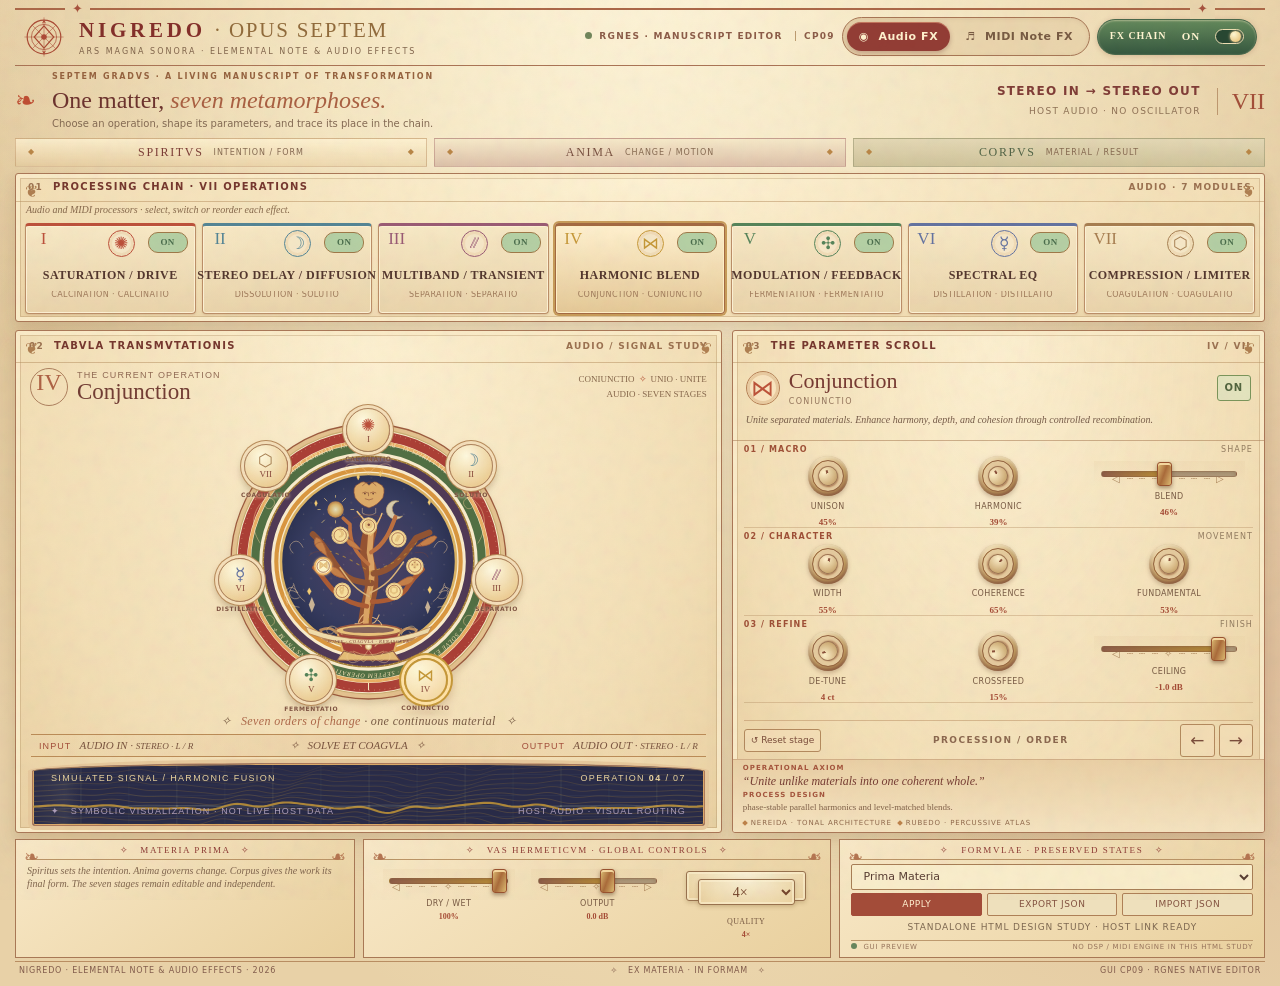
<file: Nigredo-Opus-Septem/CP10/ui/Nigredo_CP09_Standalone.html>
<!doctype html>
<html lang="en">
<head><meta charset="utf-8"/><meta name="viewport" content="width=device-width, initial-scale=1"/><meta name="theme-color" content="#e9d5ad"/><meta name="description" content="Nigredo Opus Septem — an interactive manuscript-inspired GUI study for seven-stage audio and MIDI effects."/><title>Nigredo — Opus Septem · CP09 RGNES Horizontal GUI</title><style>/* NIGREDO / OPUS SEPTEM · CP04 — Manuscript Cosmology */
:root{--paper:#f1dfb5;--paper-light:#f8ebcf;--paper-edge:#dac28f;--ink:#382c2d;--muted:#826b58;--muted-light:#9d896b;--crimson:#ae4735;--vermilion:#d45a40;--ochre:#b78b3d;--gold:#c79845;--moss:#506d4c;--lapis:#34365c;--violet:#5b3d55;--line:#ae865b65;--line-dark:#a17c57;--accent:#c69838;--accent-rgb:198,152,56;--selected:#b24c37}
*{box-sizing:border-box}html{background:#d9bd8c}body{margin:0;min-width:320px;font:13px/1.45 'Segoe UI',system-ui,-apple-system,sans-serif;color:var(--ink);background:radial-gradient(ellipse at 50% -15%,#fff6dc 0,#f5e6c2 38%,transparent 76%),radial-gradient(circle at 5% 32%,#ceaf7d44,transparent 30%),radial-gradient(circle at 100% 68%,#c4897d3b,transparent 31%),#e8d1a7}
body:before{position:fixed;content:'';inset:0;pointer-events:none;z-index:30;opacity:.14;mix-blend-mode:multiply;background-image:url("data:image/svg+xml,%3Csvg viewBox='0 0 128 128' xmlns='http://www.w3.org/2000/svg'%3E%3Cfilter id='n'%3E%3CfeTurbulence baseFrequency='.52' numOctaves='3' type='fractalNoise' stitchTiles='stitch'/%3E%3C/filter%3E%3Crect width='128' height='128' filter='url(%23n)' opacity='.44'/%3E%3C/svg%3E")}
button,select{font:inherit}button{cursor:pointer;color:inherit}button:focus-visible,select:focus-visible,.knob:focus-visible{outline:3px solid #6d5c89;outline-offset:3px}button:disabled{opacity:.27;cursor:not-allowed}button:hover:not(:disabled){filter:brightness(1.055)}
#app{max-width:1700px;margin:auto;padding:14px clamp(13px,2.4vw,40px) 19px}.topbar{position:relative;display:flex;justify-content:space-between;align-items:center;gap:24px;min-height:87px;border-top:2px solid #ac6848;border-bottom:1px solid #ab7455;padding:9px 8px 11px}.topbar:before,.topbar:after{content:'✦';position:absolute;top:-10px;background:#e9d5ad;padding:0 7px;color:#a7523e;font-size:13px}.topbar:before{left:4%}.topbar:after{right:4%}.brand{display:flex;align-items:center;gap:14px}.brand-mark{width:55px;height:55px;flex-shrink:0;color:#ab4b35}.brand-mark svg{width:100%;height:100%}.brand-name{font-family:'Palatino Linotype',Palatino,Georgia,serif;font-size:23px;font-weight:700;letter-spacing:.18em;color:#842f2a;white-space:nowrap}.brand-name span{color:#916b3b;font-weight:400;letter-spacing:.085em}.brand-sub{font-size:9px;letter-spacing:.25em;color:#81654b;text-transform:uppercase;margin-top:3px}.header-tools{display:flex;align-items:center;gap:18px}.build-status{font-size:9px;letter-spacing:.14em;font-weight:650;color:#8c5c48;white-space:nowrap;text-align:right}.build-status .status-dot{display:inline-block;background:#71865b;width:7px;height:7px;border-radius:50%;margin-right:7px}.build-version{margin-left:8px;border-left:1px solid #bc9c70;padding-left:8px}.mode-switch{display:flex;gap:3px;border:1px solid #a77655;padding:4px;background:#ead5ad;border-radius:22px;box-shadow:inset 0 1px 4px #86542c1b}.mode-button{padding:10px 15px;font-weight:700;font-size:11px;letter-spacing:.05em;border:0;border-radius:18px;background:transparent;color:#785b43;white-space:nowrap}.mode-button.active{background:#933d35;color:#fff1ce;box-shadow:0 2px 5px #75372f55,inset 0 1px #f3ad8680}.mode-graphic{margin-right:5px}.main-power{width:41px;height:41px;border-radius:50%;border:1px solid #6c7657;display:grid;place-items:center;color:#e2edbd;background:linear-gradient(150deg,#7a8b5e,#3e644e);box-shadow:inset 0 1px #e5e8b860,0 2px 5px #6839224d}.main-power.off{background:linear-gradient(#8a6963,#684746);color:#e4c6bb;border-color:#91645c}.main-power svg{width:19px;height:19px}
.intro{display:flex;align-items:center;justify-content:space-between;gap:20px;margin:13px 0 15px}.intro-lead{display:flex;align-items:center;gap:16px}.intro-ornament{font-family:Georgia,serif;font-size:35px;color:#c04e33}.eyebrow{color:#96633f;letter-spacing:.22em;font-weight:800;font-size:9px;text-transform:uppercase}.intro h1{font-size:clamp(21px,2vw,31px);font-family:Palatino,Georgia,serif;font-weight:400;color:#6d332e;margin:2px 0}.intro h1 em{font-style:italic;color:#aa6042}.intro p{margin:0;font-size:11px;color:#846a53}.intro-right{text-align:right;display:flex;gap:16px;align-items:center}.intro-right b{display:block;font-size:12px;letter-spacing:.11em;color:#813d37}.intro-right small{font-size:9px;letter-spacing:.14em;color:#8e7155}.counter{border-left:1px solid #be9870;padding-left:14px;font:32px Georgia,serif;color:#a34e39}
.trinity{display:grid;grid-template-columns:repeat(3,1fr);gap:8px;margin-bottom:12px}.trinity-tile{display:flex;align-items:center;gap:10px;justify-content:center;min-height:41px;border:1px solid #b88c5f76;background:linear-gradient(180deg,#fff3d3c9,#e6c99973);position:relative}.trinity-tile:before,.trinity-tile:after{content:'◆';font-size:8px;color:#ba8747;position:absolute;top:50%;transform:translateY(-50%)}.trinity-tile:before{left:12px}.trinity-tile:after{right:12px}.trinity-tile b{font:14px Georgia,serif;letter-spacing:.14em;color:#7c3d36}.trinity-tile small{font-size:9px;color:#866a51;letter-spacing:.12em}.trinity-tile:nth-child(2){background:linear-gradient(180deg,#f6e9c9,#dec2aa);border-color:#ac777077}.trinity-tile:nth-child(2) b{color:#785040}.trinity-tile:nth-child(3){background:linear-gradient(180deg,#e4d8b5,#d0c49b);border-color:#8b896477}.trinity-tile:nth-child(3) b{color:#526446}
.workbench{display:grid;grid-template-columns:minmax(204px,236px) minmax(470px,1fr) minmax(350px,396px);gap:13px;align-items:stretch}.illuminated{position:relative;min-width:0;border:1px solid #ab7858;border-radius:3px;box-shadow:0 6px 12px #85613b24,0 18px 30px #886f4c18,inset 0 0 0 4px #faebc8,inset 0 0 0 5px #ad8b5c59;background:radial-gradient(ellipse at 50% 0,#fff3d5d9,#f3dfb6 70%,#ead1a3)}.illuminated:before,.illuminated:after{position:absolute;pointer-events:none;content:'❦';font:16px Georgia,serif;color:#b08051;top:8px}.illuminated:before{left:9px}.illuminated:after{right:9px;transform:scaleX(-1)}.panel-heading{min-height:51px;display:flex;justify-content:space-between;align-items:center;gap:7px;padding:15px 22px 12px;font-size:10px;font-weight:780;letter-spacing:.13em;border-bottom:1px solid #b58d5f80;color:#76372e;white-space:nowrap}.panel-heading span:last-child{color:#9b7150;font-weight:550;font-size:9px}.section-no{color:#bd8350;margin-right:5px}.micro-label{font-size:9px;letter-spacing:.16em;color:#8c684f;font-weight:650}
.stages-panel{display:flex;flex-direction:column;min-height:780px}.ledger-caption{padding:15px 18px 12px;font:italic 13px Georgia,serif;color:#876a4b;text-align:center}.stages-list{display:flex;flex-direction:column;gap:3px;padding:4px 11px 16px}.stage-item{--stage:#a76142;position:relative;display:flex;align-items:center;min-height:66px;border:1px solid transparent;border-radius:4px;color:#72594d}.stage-item:not(.selected){background:linear-gradient(90deg,#f2ddba80,transparent)}.stage-item.selected{border-color:#b0804e;background:linear-gradient(100deg,#f8eed7,#e8cd9a);box-shadow:inset 2px 0 var(--stage),0 2px 4px #ab805033}.stage-item.muted .stage-select{opacity:.43}.stage-select{display:flex;align-items:center;gap:7px;text-align:left;flex:1;min-width:0;border:0;background:transparent;padding:9px 4px 9px 7px}.stage-item .number{width:22px;text-align:center;color:#b37047;font:17px Georgia,serif}.stage-glyph{flex-shrink:0;width:30px;height:30px;border-radius:50%;background:#f6e7c8;border:1px solid var(--stage);display:grid;place-items:center;color:var(--stage);font:19px Georgia,serif;box-shadow:inset 0 0 0 3px #ead0a67d}.stage-copy{display:block;min-width:0}.stage-copy b{display:block;color:#54372e;font:14px Georgia,serif;font-weight:600;white-space:nowrap}.stage-copy small{font-size:8px;letter-spacing:.08em;color:#a07b5b}.stage-toggle{border:0;position:relative;background:transparent;width:27px;height:37px;flex-shrink:0;margin-right:3px;padding:0}.stage-toggle:after{content:'◆';font-size:12px;color:#69815e;text-shadow:0 1px #fff1d5}.stage-toggle.off:after{content:'◇';color:#ad947c}.stages-footer{margin:auto 17px 16px;padding:16px 0 0;border-top:1px solid #b88d608a;text-align:center}.stages-footer-mark{display:block;font:24px Georgia,serif;color:#bb7140}.stages-footer div span{display:block;font:italic 13px Georgia,serif;color:#7f4a3a;margin:5px 0}.stages-footer small{font-size:10px;color:#8b7660;line-height:1.6;display:block}
.field-panel{display:flex;flex-direction:column;align-items:center;overflow:hidden}.field-panel .panel-heading{width:100%}.field-top{width:100%;display:flex;justify-content:space-between;gap:7px;padding:14px 18px 8px;align-items:center}.field-stage{display:flex;align-items:center;gap:9px}.stage-id{font:30px Georgia,serif;color:#ae6245;width:43px;height:45px;text-align:center;border:1px solid #ae805e;border-radius:50%}.field-precursor{font:9px 'Segoe UI',sans-serif;letter-spacing:.13em;color:#926b54}.field-stage h2{margin:0;font:25px/1.05 Georgia,serif;color:#733d34;font-weight:500}.field-metadata{font:10px/1.65 Georgia,serif;color:#87674b;text-align:right}.field-meta-split{color:#b85739;margin:0 4px}
.cosmogram-shell{width:100%;flex:1;min-height:475px;display:flex;align-items:center;justify-content:center;padding:0 14px}.cosmogram{width:min(100%,545px);aspect-ratio:1;position:relative;isolation:isolate;--ring-gold:#c99d4a;filter:drop-shadow(0 4px 3px #70502930)}.cosmogram svg{display:block;width:100%;height:100%;overflow:visible}.ringback .manuscript-script{font:italic 12px Georgia,serif;letter-spacing:1.35px;fill:#fae6b9}.ringback .sigil-letter{font:14px Georgia,serif;fill:#fbe5b1}.tree-fruit{transition:.25s;stroke:#e8c582;stroke-width:2;fill:#f7df9d}.tree-fruit .fruit-mini{stroke:#8f4a34;stroke-width:1.3;fill:none}.tree-fruit .fruit-symbol{fill:#8b503e;font:18px Georgia,serif;text-anchor:middle;dominant-baseline:middle}.cosmogram:not(.unlit) .tree-fruit.highlight{fill:#fff4cb;stroke:#a74835;filter:url(#goldGlow)}.cosmogram .tree-fruit.highlight{stroke-width:3}.cosmogram.unlit .living-tendril{opacity:.15}.living-tendril{stroke:var(--accent);stroke-width:2;stroke-linecap:round;opacity:.7;fill:none;stroke-dasharray:5 10;animation:energyFlow 7s linear infinite}.path-node{--stage:#b78752;position:absolute;z-index:4;width:68px;height:68px;transform:translate(-50%,-50%);border-radius:50%;border:1px solid #ad825c;color:#6e493c;background:radial-gradient(circle at 38% 26%,#fff9df,#edcf96 75%);box-shadow:0 0 0 3px #f5dfba,0 0 0 4px #b88b5a,0 5px 7px #69492b38;display:flex;align-items:center;justify-content:center;flex-direction:column;gap:0;transition:transform .18s ease,background .18s ease}.path-node:hover{transform:translate(-50%,-50%) scale(1.085)}.path-node.selected{background:radial-gradient(circle at 33% 24%,#fff9da,#f4d39b);border:2px solid var(--stage);box-shadow:0 0 0 3px #ffe2a6,0 0 0 5px var(--stage),0 0 22px #ce8f5e55}.path-node.off{opacity:.47}.node-symbol{font:22px/1 Georgia,serif;color:var(--stage)}.path-node b{font:11px Georgia,serif;color:#8b4c3d}.path-node small{position:absolute;top:calc(100% + 6px);font-size:8px;font-weight:700;letter-spacing:.1em;color:#7f5442;text-shadow:0 1px 3px #f5dfbb}.path-node:nth-child(1){left:50%;top:7.5%}.path-node:nth-child(2){left:83.25%;top:19%}.path-node:nth-child(3){left:91.5%;top:56%}.path-node:nth-child(4){left:68.5%;top:88.5%}.path-node:nth-child(5){left:31.5%;top:88.5%}.path-node:nth-child(6){left:8.5%;top:56%}.path-node:nth-child(7){left:16.75%;top:19%}.wheel-center-seal{position:absolute;left:50%;top:51%;transform:translate(-50%,-50%);font:italic 12px Georgia,serif;color:#f2e3bd;letter-spacing:.15em;text-shadow:0 1px #4a2e44;pointer-events:none;opacity:.9}.wheel-caption{font:italic 14px Georgia,serif;color:#795b43;text-align:center;margin:2px 0 13px;letter-spacing:.03em}.wheel-caption span{color:#ae6849}.hermetic-scroll{width:calc(100% - 38px);margin:8px 19px 12px;border-top:1px solid #bb8c57;border-bottom:1px solid #bb8c57;padding:7px 12px;display:flex;align-items:center;justify-content:space-between;gap:12px;color:#79533e;font:italic 12px Georgia,serif;background:linear-gradient(90deg,transparent,#e4c29480,transparent)}.hermetic-scroll b{font-style:normal;color:#a34d39;letter-spacing:.12em;font:9px 'Segoe UI',sans-serif}
.scope-block{width:calc(100% - 32px);margin:0 16px 16px;border:1px solid #ad795b;background:#292b48;box-shadow:0 0 0 4px #e7c99c,inset 0 0 0 1px #deaa69;position:relative;border-radius:40% 40% 3px 3px/13% 13% 3px 3px;overflow:hidden;min-height:123px}.scope-wrap{position:relative;min-height:123px}.scope-wrap canvas{height:123px;width:100%;display:block}.scope-labels{position:absolute;z-index:2;top:9px;left:18px;right:18px;display:flex;justify-content:space-between;color:#ead49f;font:9px 'Segoe UI',sans-serif;letter-spacing:.15em}.scope-bottom{position:absolute;bottom:9px;left:18px;right:18px;display:flex;justify-content:space-between;font:9px 'Segoe UI',sans-serif;letter-spacing:.12em;color:#ae9fbb}.scope-bottom b{font-weight:500;color:#ead69e}
.editor-panel{display:flex;flex-direction:column;overflow:hidden}.stage-editor-header{padding:13px 18px 12px;border-bottom:1px solid #a97d548c}.editor-title-row{display:flex;align-items:center;gap:9px}.editor-glyph{width:45px;height:45px;display:grid;place-items:center;border:1px solid #b78357;border-radius:50%;font:28px Georgia,serif;color:#bd533a;background:#f9e4bf;box-shadow:inset 0 0 0 3px #e9cba0}.editor-names{flex:1;min-width:0}.editor-names h2{font:26px/1.05 Georgia,serif;color:#773a32;margin:0}.editor-names div{font-size:9px;letter-spacing:.16em;color:#94745b;margin-top:4px}.stage-power{padding:8px 10px;border:1px solid #7b955b;border-radius:3px;color:#52653f;font-size:10px;font-weight:800;letter-spacing:.08em;background:#e3e3bd}.stage-power.off{color:#986b56;background:#e7d1c2;border-color:#b4826f}.editor-desc{font:italic 12px/1.65 Georgia,serif;color:#775c48;margin:11px 0 0;min-height:57px}.parameters{padding:3px 18px 0;flex:1;display:flex;flex-direction:column}.param-group{border-bottom:1px solid #b792666b;padding:12px 0 9px}.param-heading{display:flex;justify-content:space-between;color:#9f5037;font-size:9px;font-weight:800;letter-spacing:.14em}.param-heading i{font-weight:500;font-style:normal;color:#937c60}.knob-row{display:grid;grid-template-columns:repeat(3,minmax(0,1fr));gap:4px;margin-top:8px}.param{display:flex;flex-direction:column;align-items:center;gap:2px;min-width:0}.knob{width:64px;height:64px;position:relative;border:0;border-radius:50%;touch-action:none;background:radial-gradient(circle at 36% 28%,#ffeec7,#c19c60 62%,#95623f 90%);box-shadow:inset 0 2px 3px #fff8d89c,inset 0 -2px 4px #703e31a3,0 2px 4px #76503755;display:block;flex-shrink:0}.knob:before{content:'';position:absolute;inset:6px;border:1px solid #946340;border-radius:50%;background:conic-gradient(from 225deg,var(--accent) var(--angle),#bba27b var(--angle) 270deg,transparent 270deg 360deg);box-shadow:inset 0 0 0 6px #e5cb9e, inset 0 0 6px #9a643f73}.knob:after{content:'';position:absolute;inset:13px;border:1px solid #9f7654;border-radius:50%;background:radial-gradient(circle at 32% 26%,#fff1cb,#caa66e 80%);box-shadow:0 1px 2px #a36b43;transform:rotate(var(--angle-turn));background-image:linear-gradient(to bottom,#89503a 0 23%,transparent 23% 100%),radial-gradient(circle at 32% 26%,#fff1cb,#caa66e 80%);background-position:center 3px,center;background-size:2px 14px,100% 100%;background-repeat:no-repeat}.param-name{font-size:9px;letter-spacing:.045em;color:#795b44;text-align:center;min-height:26px;line-height:1.2;margin-top:3px;display:flex;align-items:center;justify-content:center;max-width:109px}.param-val{color:#a54c36;font:700 11px Georgia,serif;white-space:nowrap}.parameter-footer{margin:10px 16px 13px;padding-top:10px;border-top:1px solid #b4875a78;display:flex;gap:5px;justify-content:space-between;align-items:center}.parameter-footer button{border:1px solid #b48a5e;background:#f3ddb5;border-radius:3px;padding:6px 9px;color:#7b4d3b;font-size:10px}.parameter-footer .move{font-size:17px;padding:3px 9px}.intent-scroll{border-top:1px solid #b7885b8c;padding:13px 20px 16px;background:linear-gradient(#ead0a5,#f5e3c0)}.intent-scroll .section-small{font-size:8px;color:#a5553d;font-weight:800;letter-spacing:.15em}.intent-quote{font:italic 17px Georgia,serif;color:#773d33;margin:4px 0 10px}.intent-scroll p{font:11px/1.55 Georgia,serif;color:#806148;margin:5px 0 0}.lineage{display:flex;flex-wrap:wrap;gap:9px;font-size:8px;letter-spacing:.12em;color:#90684b;margin-top:8px}.square{display:inline-block;width:4px;height:4px;background:#be834b;transform:rotate(45deg);margin-right:4px}
.bottom-altar{display:grid;grid-template-columns:minmax(230px,.75fr) 1fr minmax(300px,.85fr);gap:13px;margin-top:13px}.altar-panel{min-width:0;min-height:155px;border:1px solid #a87855;background:linear-gradient(145deg,#f8e8c7,#e9d09e);padding:13px 18px;position:relative}.altar-panel:before,.altar-panel:after{position:absolute;content:'❧';font:18px Georgia,serif;color:#b57551;top:6px}.altar-panel:before{left:8px}.altar-panel:after{right:8px;transform:scaleX(-1)}.altar-title{font:11px Georgia,serif;letter-spacing:.17em;color:#8e3b35;text-align:center;border-bottom:1px solid #bb9466;padding:0 0 8px;margin-bottom:10px}.altar-panel p{margin:0;color:#80654d;font:italic 13px/1.6 Georgia,serif}.master-controls{display:grid;grid-template-columns:repeat(3,minmax(0,1fr));gap:6px}.master-controls .knob{width:53px;height:53px}.master-controls .knob:after{inset:11px}.master-controls .param-name{min-height:16px;margin-top:2px}.master-controls .param-val{font-size:11px}.preset-space{display:flex;flex-direction:column;gap:8px}select{width:100%;font-size:13px;color:#593e33;border:1px solid #a87e56;border-radius:2px;background:#f9edcb;padding:10px 11px;outline-offset:2px;min-height:40px}.preset-actions{display:grid;grid-template-columns:repeat(3,1fr);gap:5px}.preset-actions button{padding:8px 4px;background:#eee0bc;border:1px solid #ae8057;color:#835240;border-radius:2px;font-size:10px;letter-spacing:.06em}.preset-actions #applyPreset{background:#a34c39;color:#fff0d0;border-color:#a34c39}.master-footer{display:flex;justify-content:space-between;gap:12px;border-top:1px solid #bd996e;margin-top:12px;padding-top:7px;color:#96735b;font-size:8px;letter-spacing:.1em}.master-footer .safety-led{background:#67855d;border-radius:50%;width:6px;height:6px;display:inline-block;margin-right:6px}.site-footer{margin-top:12px;display:flex;justify-content:space-between;align-items:center;color:#815b4b;font-size:9px;letter-spacing:.1em;gap:10px;border-top:1px solid #b88d62;padding:12px 4px 0}.site-footer span{padding:0 4px;color:#b25337}.toast{position:fixed;z-index:50;bottom:25px;left:50%;transform:translateX(-50%) translateY(20px);background:#482f41;color:#f5e5c1;padding:11px 19px;box-shadow:0 8px 30px #4c262855;opacity:0;pointer-events:none;transition:.2s;border:1px solid #bb8b4c;font-size:12px}.toast.show{opacity:1;transform:translateX(-50%) translateY(0)}
@keyframes energyFlow{to{stroke-dashoffset:-100}}@media(prefers-reduced-motion:reduce){*,*:before,*:after{animation:none!important;transition:none!important}}
@media(max-width:1330px){.workbench{grid-template-columns:190px minmax(390px,1fr) 355px;gap:9px}.stages-panel{min-height:730px}.stage-select{gap:4px}.stage-glyph{width:27px;height:27px}.stage-copy b{font-size:13px}.field-stage h2{font-size:23px}.cosmogram-shell{min-height:420px}.path-node{height:61px;width:61px}.path-node small{font-size:7px}.knob{width:58px;height:58px}.parameters{padding-left:13px;padding-right:13px}.panel-heading{padding-left:18px;padding-right:18px}}
@media(max-width:1120px){.build-status{display:none}.workbench{grid-template-columns:minmax(370px,1fr) minmax(330px,.78fr)}.stages-panel{grid-column:1/-1;min-height:unset}.stages-list{display:grid;grid-template-columns:repeat(7,minmax(0,1fr));padding:8px 9px 14px}.stage-item{min-height:92px;flex-direction:column}.stage-select{flex-direction:column;text-align:center;gap:3px;padding:6px 1px}.stage-item .number{font-size:12px}.stage-glyph{width:30px;height:30px}.stage-copy small{display:none}.stage-copy b{font-size:11px;white-space:normal}.stage-toggle{position:absolute;top:4px;right:3px;height:19px;width:16px}.stage-toggle:after{font-size:9px}.ledger-caption{display:none}.stages-footer{display:none}.cosmogram-shell{min-height:430px}.bottom-altar{grid-template-columns:1fr 1fr}.bottom-altar .altar-panel:first-child{display:none}}
@media(max-width:760px){#app{padding:9px 10px 18px}.topbar{flex-wrap:wrap;padding:12px 4px;gap:8px;justify-content:center}.brand{width:100%;justify-content:center}.brand-name{font-size:19px}.brand-mark{width:45px;height:45px}.header-tools{justify-content:center}.intro{margin:10px 0}.intro-right{display:none}.intro h1{font-size:23px}.trinity-tile small{display:none}.trinity-tile{min-height:32px}.trinity-tile b{font-size:11px}.workbench{display:flex;flex-direction:column;gap:11px}.stages-list{grid-template-columns:repeat(4,minmax(0,1fr));gap:3px}.field-panel{order:2}.stages-panel{order:1}.editor-panel{order:3}.cosmogram-shell{min-height:0;padding:0 8px}.cosmogram{width:min(100%,555px)}.field-top{padding:12px 15px}.field-stage h2{font-size:23px}.field-metadata{font-size:9px}.path-node{width:clamp(45px,12vw,65px);height:clamp(45px,12vw,65px)}.node-symbol{font-size:18px}.path-node small{font-size:6px;top:calc(100% + 5px)}.wheel-caption{margin-top:0}.editor-panel{min-height:unset}.editor-desc{min-height:0}.knob{width:65px;height:65px}.bottom-altar{grid-template-columns:1fr}.bottom-altar .altar-panel:first-child{display:block}.site-footer{font-size:8px;flex-wrap:wrap;justify-content:center;text-align:center}}
@media(max-width:430px){.brand-name{font-size:16px;letter-spacing:.1em}.brand-sub{font-size:8px;letter-spacing:.13em}.mode-button{font-size:10px;padding:8px 11px}.intro h1{font-size:20px}.panel-heading{font-size:9px}.stages-list{grid-template-columns:repeat(4,minmax(0,1fr))}.stage-item{min-height:79px}.stage-copy b{font-size:10px}.stage-glyph{width:27px;height:27px;font-size:16px}.path-node{width:40px;height:40px;box-shadow:0 0 0 2px #f5dfba,0 0 0 3px #b88b5a}.path-node small{display:none}.node-symbol{font-size:16px}.path-node b{font-size:9px}.cosmogram-shell{padding:0 3px}.wheel-caption{font-size:11px}.field-stage h2{font-size:18px}.stage-id{width:34px;height:34px;font-size:24px}.field-metadata{font-size:8px}.knob{width:62px;height:62px}.master-controls{gap:3px}.altar-panel{padding:12px}.preset-actions button{font-size:9px}.site-footer>div:nth-child(2){display:none}}
.cosmogram[data-stage="0"] .tree-fruit.fruit-0 > circle:first-child{fill:#fff6cb;stroke:#f0b969;stroke-width:3;filter:url(#goldGlow)}.cosmogram[data-stage="1"] .tree-fruit.fruit-1 > circle:first-child{fill:#fff6cb;stroke:#f0b969;stroke-width:3;filter:url(#goldGlow)}.cosmogram[data-stage="2"] .tree-fruit.fruit-2 > circle:first-child{fill:#fff6cb;stroke:#f0b969;stroke-width:3;filter:url(#goldGlow)}.cosmogram[data-stage="3"] .tree-fruit.fruit-3 > circle:first-child{fill:#fff6cb;stroke:#f0b969;stroke-width:3;filter:url(#goldGlow)}.cosmogram[data-stage="4"] .tree-fruit.fruit-4 > circle:first-child{fill:#fff6cb;stroke:#f0b969;stroke-width:3;filter:url(#goldGlow)}.cosmogram[data-stage="5"] .tree-fruit.fruit-5 > circle:first-child{fill:#fff6cb;stroke:#f0b969;stroke-width:3;filter:url(#goldGlow)}.cosmogram[data-stage="6"] .tree-fruit.fruit-6 > circle:first-child{fill:#fff6cb;stroke:#f0b969;stroke-width:3;filter:url(#goldGlow)}

/* CP05: illuminated material controls, not every parameter is a dial. */
.param-fader{width:90%;margin:5px 5%;height:15px;accent-color:#ad5f3d;cursor:ew-resize;background:transparent;appearance:none;position:relative;z-index:2}
.param-fader::-webkit-slider-runnable-track{height:6px;border-radius:3px;background:linear-gradient(90deg,#99634f 0,var(--accent) var(--ratio),#b9a083 var(--ratio),#baa585 100%);border:1px solid #80593980;box-shadow:inset 0 1px 4px #5944285b}
.param-fader::-webkit-slider-thumb{appearance:none;width:15px;height:24px;border:1px solid #99522f;border-radius:3px;box-shadow:0 2px 4px #59391e80,inset 0 2px #f5d79f;background:linear-gradient(110deg,#ddbd74,#ab6b3a 48%,#ddbb72);margin-top:-10px}
.fader-track{position:relative;width:100%;height:58px;display:flex;align-items:center;justify-content:center;background:linear-gradient(180deg,#e4ca9f33,transparent)}
.fader-runes{position:absolute;bottom:2px;font:10px Georgia,serif;letter-spacing:2px;color:#aa8459;pointer-events:none;white-space:nowrap}
.param-choice{background:radial-gradient(ellipse at 50% 0,#f8efd4,#ead09d);border:1px solid #98724e;color:#74442c;box-shadow:inset 0 0 0 2px #fff4d58a,0 2px 4px #77572b3e;width:82%;max-width:130px;margin:11px auto;height:38px;border-radius:3px;font:17px Georgia,serif;text-align:center;cursor:pointer}
.param-switch{width:72px;height:48px;margin:5px auto 3px;border-radius:8px;background:linear-gradient(#ddd0ad,#c3a57c);box-shadow:inset 0 2px 6px #74503066,0 2px 2px #fff2d7;display:flex;justify-content:center;align-items:center;flex-direction:column;border:1px solid #947c50;color:#9e7850;transition:.15s}
.param-switch.armed{background:linear-gradient(#eec77e,#dfb468);color:#884a33;box-shadow:inset 0 0 0 2px #f8e6ab,0 0 8px #ce965c60}
.param-switch .switch-gem{font:24px Georgia,serif;line-height:1}.param-switch small{font:7px Georgia,serif;letter-spacing:.09em}.param-fader:focus-visible,.param-switch:focus-visible,.param-choice:focus-visible{outline:2px solid #805784;outline-offset:3px}
.knob .dial-inscription{display:grid;place-items:center;position:absolute;inset:0;color:#8c6545;opacity:.43;font:13px Georgia,serif;pointer-events:none}
.cosmogram svg .filigree{stroke:#f5d09b;stroke-width:1.1;fill:none;opacity:.8}.cosmogram svg .vessel-filigree{fill:none;stroke:#e3c080;stroke-width:1.1}.cosmogram svg .portrait{fill:#ddac69;stroke:#804838;stroke-width:1.3}.cosmogram svg .portrait-ink{stroke:#844635;fill:none;stroke-width:1.1}.cosmogram svg .ribbon-letter{font:italic 9px Georgia,serif;fill:#813e36;letter-spacing:1.1px}.cosmogram svg .gold-sparks{fill:#f5ce75;stroke:#e4bb65;stroke-width:.5}
#hostNotice{font-size:9px;letter-spacing:.1em;color:#7d6750;text-align:center;padding:5px}

.native-plugin .mode-button:disabled{opacity:.45;filter:grayscale(.25);cursor:default}

/* CP07 — 16:10 landscape: geometric reflow, not a stretched square. */
@media (min-width:1121px) {
 #app {max-width:none;padding:8px 15px 9px;}
 .topbar {min-height:62px;padding:3px 8px 5px;}
 .brand-mark {width:42px;height:42px}
 .brand-name {font-size:21px}
 .brand-sub {font-size:8px;margin-top:0}
 .mode-button {padding:7px 12px}
 .main-power {width:34px;height:34px}
 .intro {margin:7px 0 8px;min-height:51px}
 .intro-ornament {font-size:25px}
 .intro h1 {font-size:24px;margin:0}
 .intro p {font-size:10px}
 .eyebrow {font-size:8px}
 .counter {font-size:24px}
 .trinity {gap:7px;margin-bottom:7px}
 .trinity-tile {min-height:29px}
 .trinity-tile b {font-size:12px}
 .trinity-tile small {font-size:8px}
 .workbench {grid-template-columns:214px minmax(540px,1fr) 416px;gap:10px;align-items:stretch;}
 .panel-heading {min-height:32px;padding:8px 13px;font-size:10px}
 .stages-panel {min-height:0}
 .ledger-caption {padding:7px 8px 5px;font-size:12px}
 .stages-list {padding:4px 7px 3px;gap:1px}
 .stage-item {min-height:54px}
 .stage-select {padding:6px 2px 6px 4px;gap:5px}
 .stage-item .number {font-size:15px;width:19px}
 .stage-glyph {height:26px;width:26px;font-size:17px}
 .stage-copy b {font-size:13px}
 .stage-copy small {font-size:7px}
 .stage-toggle {height:26px;width:22px}
 .stages-footer {margin:auto 10px 8px;padding:6px 0 0}
 .stages-footer-mark {font-size:17px}
 .stages-footer div span {font-size:11px;margin:2px 0}
 .stages-footer small {font-size:8px;line-height:1.25}
 .field-top {padding:8px 16px 0}
 .field-stage h2 {font-size:23px}
 .stage-id {font-size:24px;height:38px;width:38px}
 .field-metadata {font-size:9px}
 .cosmogram-shell {min-height:0;flex:0 0 auto;padding:4px 11px 0}
 .cosmogram {width:clamp(310px,25vw,395px);}
 .path-node {width:48px;height:48px}
 .node-symbol {font-size:17px}
 .path-node b {font-size:9px}
 .path-node small {font-size:6px;top:calc(100% + 4px)}
 .wheel-caption {font-size:12px;margin:0 0 5px}
 .hermetic-scroll {margin:3px 15px 6px;width:calc(100% - 30px);padding:4px 8px;font-size:11px}
 .scope-block {min-height:84px;margin-bottom:8px}.scope-wrap {height:84px !important;min-height:84px}.scope-wrap canvas {height:84px}
 .scope-title {font-size:8px}
 .stage-editor-header {padding:6px 13px 5px}
 .editor-glyph {height:34px;width:34px;font-size:23px}
 .editor-names h2 {font-size:22px}
 .editor-names div {font-size:8px}
 .stage-power {padding:5px 7px}
 .editor-desc {font-size:10px;line-height:1.3;margin:5px 0 0;min-height:29px}
 .parameters {padding:0 11px}
 .param-group {padding:6px 0 3px}
 .param-heading {font-size:8px}
 .knob-row {margin-top:3px;gap:3px}
 .knob {width:46px;height:46px}
 .knob:before {inset:4px}
 .knob:after {inset:10px}
 .param-name {font-size:8px;min-height:20px;margin-top:0}
 .param-val {font-size:9px}
 .fader-track {height:46px}
 .param-choice {height:30px;margin:7px auto;font-size:14px}
 .param-switch {width:62px;height:40px;margin:4px auto 2px}
 .param-switch .switch-gem {font-size:19px}
 .parameter-footer {margin:5px 11px 5px;padding-top:5px}
 .parameter-footer button {font-size:9px;padding:4px 6px}
 .intent-scroll {padding:5px 12px 7px}
 .intent-quote {font-size:13px;margin:2px 0 3px}
 .intent-scroll p {font-size:9px;line-height:1.3;margin:2px 0 0}
 .intent-scroll .section-small {font-size:7px}
 .lineage {font-size:7px;gap:6px;margin-top:4px}
 .bottom-altar {gap:9px;margin-top:8px;grid-template-columns:.8fr 1.1fr 1fr}
 .altar-panel {min-height:0;padding:6px 12px}
 .altar-title {font-size:9px;padding:0 0 4px;margin-bottom:4px}
 .altar-panel p {font-size:10px;line-height:1.35}
 .master-controls .knob {width:36px;height:36px}
 .master-controls .knob:after {inset:9px}
 .master-controls .param-name {min-height:12px}
 .master-controls .param-val {font-size:8px}
 .master-controls {gap:2px}
 .preset-space {gap:3px}
 select {min-height:26px;padding:4px 7px;font-size:11px}
 .preset-actions button {padding:4px 3px;font-size:9px}
 .master-footer {margin-top:3px;padding-top:3px;font-size:7px}
 .site-footer {margin-top:5px;padding:5px 4px 0;font-size:8px}
}


/* CP09 · RGNES design lock. Horizontal signal chain; semantic processor titles. */
.main-power{display:flex!important;align-items:center;justify-content:space-around;gap:7px;width:160px!important;height:36px!important;min-width:160px;border-radius:22px!important;padding:4px 9px!important;cursor:pointer;font-family:Georgia,serif!important;background:linear-gradient(180deg,#658a5c,#36583f)!important;border:1px solid #49684b!important;box-shadow:inset 0 1px 2px #faedc875,0 1px 5px #8d5b3d44!important;color:#fff5d1!important}
.main-power .power-caption{font-size:10px;font-weight:bold;letter-spacing:.095em;white-space:nowrap;}
.main-power .power-status{font-weight:700;letter-spacing:.08em;font-size:11px;min-width:24px;text-align:center;}
.main-power .power-track{width:29px;height:15px;border:1px solid #eddeb2;border-radius:12px;background:#284732;display:flex;align-items:center;padding:1px;flex-shrink:0;}
.main-power .power-thumb{display:block;width:11px;height:11px;border-radius:50%;background:radial-gradient(circle at 35% 30%,#fff8d5,#e5bb67);box-shadow:0 0 3px #ffd3a0;transform:translateX(13px);transition:transform .14s ease;}
.main-power.off{background:linear-gradient(180deg,#9b8271,#6d5f55)!important;border-color:#977b69!important;color:#fff1df!important;}
.main-power.off .power-thumb{transform:translateX(0)}
.main-power:focus-visible,.stage-toggle:focus-visible,.stage-select:focus-visible{outline:2px solid #714d84;outline-offset:2px}
.stage-toggle{color:#4a6d4c}
.stage-toggle .toggle-text{font:bold 9px Georgia,serif;letter-spacing:.04em;display:block;position:relative;z-index:4;}
.stage-toggle.off .toggle-text{color:#a3564c}
.stage-select .stage-copy b{font-family:Georgia,serif;letter-spacing:.04em}
.stage-select .stage-copy small{letter-spacing:.045em}
@media(min-width:1121px){
 .topbar{min-height:58px!important;gap:12px!important}.header-tools{gap:7px!important}
 .intro{min-height:44px!important;margin:5px 0 6px!important}.trinity{margin-bottom:6px!important}
 .workbench{display:grid!important;grid-template-columns:minmax(0,1.14fr) minmax(0,.86fr)!important;grid-template-rows:auto minmax(0,1fr);column-gap:10px!important;row-gap:8px!important;align-items:stretch}
 .stages-panel{grid-column:1 / 3;grid-row:1;min-height:0!important;overflow:hidden;}
 .stages-panel .panel-heading{min-height:28px!important;padding:5px 12px!important}
 .ledger-caption{padding:2px 10px 3px!important;text-align:left!important;font-size:10px!important;font-style:italic;color:#86684b;line-height:1.2!important;}
 .stages-list{display:grid!important;grid-template-columns:repeat(7,minmax(0,1fr))!important;gap:6px!important;padding:4px 9px 7px!important;}
 .stage-item{height:98px!important;min-height:98px!important;display:flex!important;align-items:center!important;flex-direction:row!important;border:1px solid #bc8f68!important;border-top:3px solid var(--stage)!important;background:linear-gradient(180deg,#f7e8c5,#ead4ab)!important;position:relative!important;box-shadow:inset 0 0 0 1px #fdf1d4,0 1px 2px #8e624633!important;border-radius:4px!important;}
 .stage-item.selected{background:linear-gradient(180deg,#fff0ce,#e5c997)!important;border-color:#a46a42!important;box-shadow:inset 0 0 0 1px #fff0c7,0 0 0 2px #c79b59!important;}
 .stage-item.muted{opacity:.63}
 .stage-select{display:grid!important;grid-template-columns:22px 1fr!important;grid-template-rows:25px 1fr!important;width:100%;height:100%;justify-items:center;align-items:center!important;gap:0!important;text-align:center!important;padding:4px 8px 9px!important;}
 .stage-item .number{grid-column:1;grid-row:1;font-size:17px!important;line-height:1;color:var(--stage);align-self:start;justify-self:start;}
 .stage-item .stage-glyph{grid-column:2;grid-row:1;height:27px!important;width:27px!important;align-self:start;justify-self:center;}
 .stage-item .stage-copy{grid-column:1/3;grid-row:2;width:100%;min-width:0;text-align:center;display:flex;flex-direction:column;justify-content:flex-start;gap:4px;padding-top:4px;}
 .stage-item .stage-copy b{font-size:12px!important;line-height:1.03!important;min-height:24px;display:flex;align-items:center;justify-content:center;word-break:normal;overflow-wrap:normal;}
 .stage-item .stage-copy small{font-size:8px!important;line-height:1.1!important;white-space:nowrap;overflow:hidden;text-overflow:ellipsis;display:block;width:100%;}
 .stage-toggle{position:absolute!important;right:7px!important;top:6px!important;width:40px!important;height:21px!important;min-width:40px;margin:0!important;border:1px solid #9f7949!important;border-radius:10px!important;background:#b5d0a4!important;display:flex!important;align-items:center;justify-content:center;padding:0!important;cursor:pointer;}
 .stage-toggle.off{background:#dfb3a0!important}
 .stage-toggle:before,.stage-toggle:after{display:none!important}
 .stages-footer{display:none!important}
 .field-panel{grid-column:1;grid-row:2;min-height:0!important}
 .editor-panel{grid-column:2;grid-row:2;min-height:0!important}
 .field-top{padding:5px 14px 0!important}
 .cosmogram-shell{padding:1px 8px 0!important}
 .cosmogram{width:clamp(275px,22vw,355px)!important}
 .path-node{width:44px!important;height:44px!important}
 .wheel-caption{margin:-2px 0 2px!important}
 .scope-block{min-height:72px!important;margin-bottom:6px!important}.scope-wrap{height:72px!important;min-height:72px!important}
 .bottom-altar{margin-top:6px!important;gap:8px!important}
 .altar-panel{padding:5px 11px!important}
 .site-footer{margin-top:3px!important}
}
@media(min-width:761px) and (max-width:1120px){
 .stages-list{display:grid!important;grid-template-columns:repeat(7,minmax(0,1fr))!important;gap:3px!important;}
 .stage-item .stage-copy b{font-size:10px;line-height:1.1}.stage-item .stage-copy small{font-size:7px}
}
@media(max-width:760px){
 .main-power{min-width:135px;width:135px!important;}
 .stages-list{grid-template-columns:repeat(2,minmax(0,1fr))!important}
 .stage-item{min-height:85px!important}
 .stage-copy b{font-size:11px!important}
}
@media(min-width:1121px){
 .stage-item{height:91px!important;min-height:91px!important}
 .cosmogram{width:309px!important}
 .scope-block{min-height:61px!important}
 .scope-wrap{height:61px!important;min-height:61px!important}
 .editor-desc{min-height:22px!important}
 .site-footer{padding-top:3px!important}
 .bottom-altar .altar-panel{min-height:0!important}
}
@media(min-width:1121px){
 .editor-panel .param-group{padding:3px 0 0!important}
 .editor-panel .knob-row{margin-top:1px!important}
 .editor-panel .knob{width:40px!important;height:40px!important}
 .editor-panel .fader-track{height:40px!important}
 .editor-panel .param-name{min-height:17px!important;font-size:8px!important}
 .editor-panel .param-val{font-size:9px!important}
 .editor-panel .parameter-footer{margin-top:2px!important;margin-bottom:2px!important;padding-top:3px!important}
 .editor-panel .intent-scroll{padding:3px 10px 4px!important}
 .editor-panel .intent-quote{font-size:12px!important;margin:1px 0!important}
 .bottom-altar .master-footer{margin-top:1px!important;padding-top:1px!important}
}
</style></head>
<body><div id="app">
<header class="topbar">
 <div class="brand"><div class="brand-mark" aria-hidden="true"><svg viewBox="0 0 60 60" fill="none" xmlns="http://www.w3.org/2000/svg"><circle cx="30" cy="30" r="24" stroke="currentColor" stroke-width="1.7"/><circle cx="30" cy="30" r="18" stroke="currentColor" stroke-width="1"/><path d="M30 2v56M2 30h56M13 13l34 34M47 13 13 47" stroke="currentColor" stroke-width=".7"/><path d="M30 14l14 16-14 16-14-16z" stroke="currentColor" stroke-width="1.7"/><circle cx="30" cy="30" r="4" fill="#ad4b37"/><path d="M30 5l3 6-3-2-3 2zM30 55l3-6-3 2-3-2z" fill="currentColor"/></svg></div><div><div class="brand-name">NIGREDO <span>· OPUS SEPTEM</span></div><div class="brand-sub">ARS MAGNA SONORA · ELEMENTAL NOTE &amp; AUDIO EFFECTS</div></div></div>
 <div class="header-tools"><div class="build-status"><span class="status-dot"></span>RGNES · MANUSCRIPT EDITOR <span class="build-version">CP09</span></div><div class="mode-switch" role="group" aria-label="Effect module"><button type="button" id="audioMode" class="mode-button active" aria-pressed="true"><span class="mode-graphic">◉</span> Audio FX</button><button type="button" id="midiMode" class="mode-button" aria-pressed="false"><span class="mode-graphic">♬</span> MIDI Note FX</button></div><button id="powerBtn" type="button" class="main-power" aria-label="Turn effects chain off" aria-pressed="true" title="Toggle all seven effects stages"><span class="power-caption">FX CHAIN</span><span class="power-status" aria-live="polite">ON</span><span class="power-track" aria-hidden="true"><i class="power-thumb"></i></span></button></div>
</header>
<div class="intro"><div class="intro-lead"><span class="intro-ornament" aria-hidden="true">❧</span><div><div class="eyebrow">SEPTEM GRADVS · A LIVING MANUSCRIPT OF TRANSFORMATION</div><h1>One matter, <em>seven metamorphoses.</em></h1><p>Choose an operation, shape its parameters, and trace its place in the chain.</p></div></div><div class="intro-right"><div><b id="pathHeader">STEREO IN → STEREO OUT</b><small id="pathSubtitle">HOST AUDIO · NO OSCILLATOR</small></div><div class="counter">VII</div></div></div>
<div class="trinity" aria-hidden="true"><div class="trinity-tile"><b>SPIRITVS</b><small>INTENTION / FORM</small></div><div class="trinity-tile"><b>ANIMA</b><small>CHANGE / MOTION</small></div><div class="trinity-tile"><b>CORPVS</b><small>MATERIAL / RESULT</small></div></div>
<main class="workbench">
 <section class="illuminated stages-panel" aria-label="Seven stages"><div class="panel-heading"><span><span class="section-no">01</span> PROCESSING CHAIN · VII OPERATIONS</span><span id="chainStatusLabel">AUDIO · 7 MODULES</span></div><div class="ledger-caption">Audio and MIDI processors · select, switch or reorder each effect.</div><div class="stages-list" id="stagesList"></div><div class="stages-footer"><span class="stages-footer-mark">✥</span><div><span>As above, so below</span><small>All seven operations may be enabled, muted, and placed in a different processing order.</small></div></div></section>
 <section class="illuminated field-panel" aria-label="Alchemical transformation cosmogram"><div class="panel-heading"><span><span class="section-no">02</span> TABVLA TRANSMVTATIONIS</span><span id="fieldIdentity">AUDIO / SIGNAL STUDY</span></div>
  <div class="field-top"><div class="field-stage"><div class="stage-id" id="fieldRoman">IV</div><div><div class="field-precursor">THE CURRENT OPERATION</div><h2 id="fieldName">Conjunction</h2></div></div><div class="field-metadata"><div><span id="fieldLatin">CONIUNCTIO</span><span class="field-meta-split">✧</span><span id="fieldMotto">UNIO</span></div><span id="chainTypeLabel">AUDIO · SEVEN STAGES</span></div></div>
  <div class="cosmogram-shell"><div class="cosmogram" id="cosmogram" data-stage="3"><svg viewBox="0 0 600 600" role="img" aria-label="Cosmogram with illuminated concentric rings, seven alchemical fruit seals, a branching tree, and a vessel">
<defs>
  <radialGradient id="nightSky" cx="50%" cy="49%" r="60%"><stop offset="0" stop-color="#514364"/><stop offset=".63" stop-color="#373c60"/><stop offset="1" stop-color="#232a48"/></radialGradient>
  <radialGradient id="paperGold"><stop stop-color="#fff4c5"/><stop offset=".66" stop-color="#ead09d"/><stop offset="1" stop-color="#bb8446"/></radialGradient>
  <radialGradient id="solarGold"><stop stop-color="#fffacb"/><stop offset=".65" stop-color="#f2c66c"/><stop offset="1" stop-color="#c88643"/></radialGradient>
  <filter id="goldGlow" x="-60%" width="220%" y="-60%" height="220%"><feGaussianBlur stdDeviation="2" result="soft"/><feMerge><feMergeNode in="soft"/><feMergeNode in="SourceGraphic"/></feMerge></filter>
  <path id="upperArc" d="M 72 302 A 228 228 0 0 1 528 302"/>
  <path id="lowerArc" d="M 520 318 A 221 221 0 0 1 80 318"/>
  <pattern id="stars" patternUnits="userSpaceOnUse" width="39" height="49"><circle cx="18" cy="12" r="1" fill="#f7dcb7" opacity=".35"/><path d="M30 39h5m-2.5-2.5v5" stroke="#e3b962" stroke-width=".7" opacity=".23"/></pattern>
</defs>
<g class="ringback">
  <circle cx="300" cy="300" r="267" fill="#e4c28f" stroke="#9c5b3e" stroke-width="2.5"/>
  <circle cx="300" cy="300" r="257" fill="#f9eccd" stroke="#caaf72" stroke-width="2.2"/>
  <circle cx="300" cy="300" r="245" fill="none" stroke="#ac3f36" stroke-width="18"/>
  <circle cx="300" cy="300" r="232" fill="none" stroke="#e9ae62" stroke-width="6"/>
  <circle cx="300" cy="300" r="220" fill="none" stroke="#527044" stroke-width="16"/>
  <circle cx="300" cy="300" r="204" fill="none" stroke="#a37d36" stroke-width="4"/>
  <circle cx="300" cy="300" r="196" fill="none" stroke="#503956" stroke-width="14"/>
  <circle cx="300" cy="300" r="179" fill="none" stroke="#da973f" stroke-width="8"/>
  <circle cx="300" cy="300" r="170" fill="url(#nightSky)" stroke="#dcb465" stroke-width="5"/>
  <circle cx="300" cy="300" r="164" fill="url(#stars)" opacity=".8"/>
  <circle cx="300" cy="300" r="250" fill="none" stroke="#f8e3b2" stroke-dasharray="1 9" stroke-width="1.5" opacity=".85"/>
  <circle cx="300" cy="300" r="232" fill="none" stroke="#eacc9e" stroke-dasharray="2 12" stroke-width="1" opacity=".72"/>
  <circle cx="300" cy="300" r="204" fill="none" stroke="#ffdf9a" stroke-dasharray="1 8" stroke-width="1.5"/>
  <text class="manuscript-script"><textPath href="#upperArc" startOffset="50%" text-anchor="middle">✧ IN IGNE FORMAM  ·  IN AQVA MOTVM  ·  IN SPIRITV VITAM ✧</textPath></text>
  <text class="manuscript-script"><textPath href="#lowerArc" startOffset="50%" text-anchor="middle">✧ SOLVE ET COAGVLA  ·  SEPTEM OPERATIONES  ·  OPVS VNV M ✧</textPath></text>
  <path d="M300 50v14m0 472v14M50 300h14m472 0h14" stroke="#f8eac1" stroke-width="2"/>
</g>
<!-- Celestial emblems: solar and lunar duality. -->
<g opacity=".86"><circle cx="236" cy="199" r="16" fill="url(#solarGold)"/><path d="M236 176v-5m0 55v-6m-35-21h6m58 0h7m-58-22l6 6m36 37l7 6m-7-49l-7 7m-34 35l-6 6" stroke="#e8c981" stroke-width="1.6"/><path d="M359 183a15 15 0 1 0 7 29 18 18 0 1 1-7-29" fill="#f3e4b7" stroke="#d1b478" stroke-width="1.4"/></g>
<!-- Branching alchemical tree rising from the vessel. -->
<g class="world-tree" stroke-linecap="round" stroke-linejoin="round">
  <path d="M292 457 Q291 407 302 370 Q312 334 299 303 Q292 274 304 238" stroke="#965332" stroke-width="26" fill="none"/>
  <path d="M294 450 Q294 402 301 363 Q312 323 302 283 L305 243" stroke="#dca465" stroke-width="11" fill="none"/>
  <path d="M306 342 C264 340 249 330 225 289 Q209 262 192 247" stroke="#925433" stroke-width="12" fill="none"/>
  <path d="M310 323 C343 320 365 295 393 254 L418 244" stroke="#925433" stroke-width="12" fill="none"/>
  <path d="M300 305 C273 283 263 260 264 228 L251 216" stroke="#bd7040" stroke-width="7" fill="none"/>
  <path d="M305 282 C331 268 343 239 352 214" stroke="#bd7040" stroke-width="8" fill="none"/>
  <path d="M297 387 Q261 382 236 360 C214 339 207 321 195 312" stroke="#ad5c34" stroke-width="9" fill="none"/>
  <path d="M307 378 Q355 377 373 354 C383 338 395 324 405 315" stroke="#ad5c34" stroke-width="9" fill="none"/>
  <path d="M301 368 C267 349 260 332 245 312 M303 361 C340 345 352 323 368 301" stroke="#dcb477" stroke-width="3" fill="none"/>
  <path d="M302 240 C296 218 287 216 278 203 M304 249 C314 231 322 220 326 207" stroke="#efbf76" stroke-width="3" fill="none"/>
  <g fill="#c68149" stroke="#a85e3a" stroke-width="1.4"><path d="M220 290q-35-22-22-37 15 1 22 37"/><path d="M393 270q35-28 40-17-11 20-40 17"/><path d="M256 333q-20-30-30-20-1 16 30 20"/><path d="M350 347q32-26 39-14-8 18-39 14"/><path d="M287 278q-24-28-31-21 3 17 31 21"/></g>
  <path class="living-tendril" d="M297 430Q308 374 302 320Q262 292 226 280M302 320Q363 304 394 262"/>
</g>
<!-- Seven fruit/planet medals on branches; highlights respond to stage selection. -->
<g class="fruit-medals">
  <g class="tree-fruit fruit-0"><circle cx="300" cy="231" r="16"/><circle class="fruit-mini" cx="300" cy="231" r="12"/><text class="fruit-symbol" x="300" y="231">✺</text></g>
  <g class="tree-fruit fruit-1"><circle cx="245" cy="249" r="16"/><circle class="fruit-mini" cx="245" cy="249" r="12"/><text class="fruit-symbol" x="245" y="249">☽</text></g>
  <g class="tree-fruit fruit-2"><circle cx="357" cy="256" r="16"/><circle class="fruit-mini" cx="357" cy="256" r="12"/><text class="fruit-symbol" x="357" y="256">⫽</text></g>
  <g class="tree-fruit fruit-3"><circle cx="212" cy="309" r="16"/><circle class="fruit-mini" cx="212" cy="309" r="12"/><text class="fruit-symbol" x="212" y="309">⋈</text></g>
  <g class="tree-fruit fruit-4"><circle cx="390" cy="309" r="16"/><circle class="fruit-mini" cx="390" cy="309" r="12"/><text class="fruit-symbol" x="390" y="309">✣</text></g>
  <g class="tree-fruit fruit-5"><circle cx="249" cy="358" r="16"/><circle class="fruit-mini" cx="249" cy="358" r="12"/><text class="fruit-symbol" x="249" y="358">☿</text></g>
  <g class="tree-fruit fruit-6"><circle cx="350" cy="358" r="16"/><circle class="fruit-mini" cx="350" cy="358" r="12"/><text class="fruit-symbol" x="350" y="358">⬡</text></g>
</g>
<!-- Illuminated vessel; material enters here and is transformed. -->
<g class="vessel"><path d="M238 433Q300 455 362 433L350 473Q300 497 250 473Z" fill="#a33e38" stroke="#e1af64" stroke-width="4"/><ellipse cx="300" cy="434" rx="64" ry="12" fill="#eac37b" stroke="#9e593f" stroke-width="3"/><ellipse cx="300" cy="433" rx="50" ry="6" fill="#6f4d53" opacity=".8"/><path d="M242 446q-30 20-35-13 21-9 32 7m119 6q30 20 35-13-21-9-32 7" fill="none" stroke="#ba8c5e" stroke-width="5"/><path d="M252 474Q300 490 348 474L361 492H239Z" fill="#e5bd76" stroke="#915b45" stroke-width="2"/><path d="M255 459q18-10 32 6m57-6q-18-10-32 6" fill="none" stroke="#dcb47c" stroke-width="2"/><circle cx="300" cy="465" r="7" fill="url(#paperGold)"/></g>
<g fill="#efd3a4" opacity=".8"><path d="M184 384l6-15 6 15-6 15z"/><path d="M410 389l5-13 5 13-5 13z"/></g>

<!-- CP07 illuminated details: botanical filigree, scroll seals, etched faces and curls. -->
<g class="illuminated-miniatures" aria-hidden="true">
 <g class="filigree"><path d="M90 265c-25-37-10-72 9-85 12-9 25 3 15 14-8 9-22-1-12-12m410 83c25-37 10-72-9-85-12-9-25 3-15 14 8 9 22-1 12-12"/>
 <path d="M90 337c-25 37-10 72 9 85 12 9 25-3 15-14-8-9-22 1-12 12m410-83c25 37 10 72-9 85-12 9-25-3-15-14 8-9 22 1 12 12"/>
 <path d="M300 131c17-25 42-24 45-13 3 14-19 18-19 3m-26 10c-17-25-42-24-45-13-3 14 19 18 19 3"/>
 <path d="M300 471c19 31 37 29 41 18 5-15-14-19-16-5m-25-13c-19 31-37 29-41 18-5-15 14-19 16-5"/>
 </g>
 <g transform="translate(301 169)"><path d="M-27 7Q-34-15-20-20Q-9-29 0-17Q9-29 20-20Q34-15 27 7Q17 22 0 27Q-17 22-27 7Z" class="portrait"/>
 <path d="M-13-2q6-4 11 0m4 0q6-4 12 0m-22 11q8 5 16 0m-21-25q14-15 27 0m-15 13v7" class="portrait-ink"/><circle cx="-8" cy="-1" r="1.7" fill="#6f4135"/><circle cx="8" cy="-1" r="1.7" fill="#6f4135"/>
 <path d="M-13 27v10m26-10v10m-26 0q13 8 26 0" class="filigree"/></g>
 <g class="portrait-ink" opacity=".65"><path d="M270 216q30-14 60 0M225 271q-19-18-31 0m16 10q-17-2-26 8M376 272q16-18 28-2m-14 13q21-4 26 9"/></g>
 <g class="vessel-filigree"><path d="M263 453q10-7 20 2t18 2t18 0t18-4M270 474q30 15 60 0M246 482l-4 7 8-2 9 5 7-5 9 6 7-6 8 8 10-8 8 8 9-8 9 6 7-7 9 4 6-6"/>
 <path d="M249 443c-12-22-27-21-30-9 1 7 9 10 14 2m130 7c12-22 27-21 30-9-1 7-9 10-14 2"/></g>
 <g><path d="M166 389q-39-7-26-33 12-14 23 5-23-12-15 6 7 9 18 3" class="filigree"/>
 <path d="M434 389q39-7 26-33-12-14-23 5 23-12 15 6-7 9-18 3" class="filigree"/></g>
 <g><path d="M154 284Q140 271 154 262Q165 256 173 273M446 284Q460 271 446 262Q435 256 427 273" class="filigree"/></g>
 <path d="M155 345q-20 25-12 40m11-43q7 25 23 36m270-33q20 25 12 40m-11-43q-7 25-23 36" class="filigree"/>
 <path d="M280 419q5-12 11-16m-18 18q14 0 18-6m16-7q15 5 19 16m-5-21q-7 17-14 17" stroke="#e6b77c" fill="none" stroke-width="2"/>
 <g><path d="M178 427Q300 476 422 427L416 439Q300 483 184 440Z" fill="#efdcab" stroke="#ac764c" stroke-width="1.3"/>
  <text class="ribbon-letter" x="300" y="458" text-anchor="middle">SOLVE · COAGVLA · RENASCERE</text>
 </g>
 <g class="gold-sparks"><path d="M195 187l3-6 3 6-3 6zM415 185l3-6 3 6-3 6zM277 136l3-6 3 6-3 6zM320 130l3-6 3 6-3 6zM181 358l4-7 4 7-4 7zM415 355l4-7 4 7-4 7z"/></g>
</g>
</svg><div class="stage-path" id="stagePath" aria-label="Choose a stage from the alchemical wheel"></div></div></div>
  <div class="wheel-caption">✧ &nbsp; <span>Seven orders of change</span> · one continuous material &nbsp; ✧</div>
  <div class="hermetic-scroll"><span><b>INPUT</b> &nbsp; <span id="inputName">AUDIO IN</span> <span>·</span> <small id="inputSpec">STEREO L/R</small></span><span>✧ &nbsp; SOLVE ET COAGVLA &nbsp; ✧</span><span><b>OUTPUT</b> &nbsp; <span id="outputName">AUDIO OUT</span> <span>·</span> <small id="outputSpec">STEREO L/R</small></span></div>
  <div class="scope-block"><div id="scopeWrap" class="scope-wrap"><canvas id="scope" aria-label="Decorative animated audio or MIDI event visualization"></canvas><div class="scope-labels"><span id="scopeLabel">HARMONIC FIELD</span><span>OPERATION <b id="scopeFlow">04</b> / 07</span></div><div class="scope-bottom"><span>✦ &nbsp; SYMBOLIC VISUALIZATION · NOT LIVE HOST DATA</span><span id="safetyLabel">HOST AUDIO · VISUAL ROUTING</span></div></div></div>
 </section>
 <section class="illuminated editor-panel" aria-label="Selected stage parameter editor"><div class="panel-heading"><span><span class="section-no">03</span> THE PARAMETER SCROLL</span><span id="editorIndex">IV / VII</span></div>
  <div class="stage-editor-header"><div class="editor-title-row"><div class="editor-glyph" id="editorGlyph">⋈</div><div class="editor-names"><h2 id="editorTitle">Conjunction</h2><div id="editorLatin">CONIUNCTIO</div></div><button type="button" id="stagePower" class="stage-power on" aria-pressed="true">ON</button></div><p class="editor-desc" id="editorDesc"></p></div>
  <div class="parameters" id="parameters"></div>
  <div class="parameter-footer"><button type="button" id="resetStage" title="Reset parameters to factory stage defaults">↺ Reset stage</button><span class="micro-label">PROCESSION / ORDER</span><span><button class="move" type="button" id="moveEarlier" aria-label="Move selected stage earlier">←</button> <button class="move" type="button" id="moveLater" aria-label="Move selected stage later">→</button></span></div>
  <div class="intent-scroll"><div class="section-small">OPERATIONAL AXIOM</div><div class="intent-quote" id="stagePhrase"></div><div class="section-small">PROCESS DESIGN</div><p id="stageMethod"></p><div class="lineage"><span><i class="square"></i>NEREIDA · TONAL ARCHITECTURE</span><span><i class="square"></i>RUBEDO · PERCUSSIVE ATLAS</span></div></div>
 </section>
</main>
<div class="bottom-altar">
 <section class="altar-panel"><div class="altar-title">✧ &nbsp; MATERIA PRIMA &nbsp; ✧</div><p>Spiritus sets the intention. Anima governs change. Corpus gives the work its final form. The seven stages remain editable and independent.</p></section>
 <section class="altar-panel"><div class="altar-title">✧ &nbsp; VAS HERMETICVM · GLOBAL CONTROLS &nbsp; ✧</div><div class="master-controls" id="masterControls"></div></section>
 <section class="altar-panel"><div class="altar-title">✧ &nbsp; FORMVLAE · PRESERVED STATES &nbsp; ✧</div><div class="preset-space"><select id="presetSelect" aria-label="Choose a formula preset"></select><div class="preset-actions"><button type="button" id="applyPreset">APPLY</button><button type="button" id="savePreset">EXPORT JSON</button><button type="button" id="loadPreset">IMPORT JSON</button><input id="presetFile" type="file" accept=".json,application/json" hidden/></div></div><div id="hostNotice">STANDALONE HTML DESIGN STUDY · HOST LINK READY</div><div class="master-footer"><span><i class="safety-led"></i>GUI PREVIEW</span><span>NO DSP / MIDI ENGINE IN THIS HTML STUDY</span></div></section>
</div>
<footer class="site-footer"><div>NIGREDO · ELEMENTAL NOTE &amp; AUDIO EFFECTS · 2026</div><div>✧ &nbsp; EX MATERIA · IN FORMAM &nbsp; ✧</div><div>GUI CP09 · RGNES NATIVE EDITOR</div></footer>
</div><div class="toast" id="toast" role="status" aria-live="polite"></div>
<script>
const P = (label,def=50,min=0,max=100,unit='%',step=1,short='') => ({label,def,min,max,unit,step,short});
const operations = [
 {name:'Calcination',latin:'CALCINATIO',symbol:'♄',color:'#45413e',tone:'#b6a99b',motto:'IGNIS · FIRE',
  audio:{desc:'Excitation by fire. A harmonic forge for confident, saturated material without needless aliasing.',method:'DESIGN TARGET · oversampled, band-limited nonlinear drive with level compensation.',
   macro:[P('HEAT',40),P('DRIVE',27),P('MIX',55)],character:[P('HARMONICS',40),P('BIAS',50),P('BODY',60)],refine:[P('PRE-FILTER',65),P('TRANSIENT',42),P('TRIM',0,-12,12,' dB',.5)]},
  midi:{desc:'Transform note energy and articulation. Dynamics and gate behavior, never an audio tone generator.',method:'DESIGN TARGET · incoming note velocity and note-on/off transformation.',
   macro:[P('ACCENT',34),P('VELOCITY',70),P('GATE',78)],character:[P('CURVE',48),P('MIN VEL',12,1,127,'',1),P('EXPRESSION',65)],refine:[P('VELOCITY LIMIT',120,1,127,'',1),P('GATE BIAS',50),P('SAFE NOTES',100)]}},
 {name:'Dissolution',latin:'SOLUTIO',symbol:'☽',color:'#8c5b88',tone:'#d6b1d0',motto:'AQUA · WATER',
  audio:{desc:'Loosen the source into flowing space. Diffusion, trails, and soft temporal displacement.',method:'DESIGN TARGET · decorrelated stereo diffusion, carefully damped delay lines.',
   macro:[P('DIFFUSION',44),P('DECAY',35),P('MIX',25)],character:[P('PREDELAY',26,0,160,' ms'),P('SPREAD',60),P('DAMPING',55)],refine:[P('EARLY',48),P('MOD RATE',.25,.01,2,' Hz',.01),P('TAIL FILTER',66)]},
  midi:{desc:'Dissolve rhythmic rigidity without producing new sound. Natural timing and overlap of incoming notes.',method:'DESIGN TARGET · bounded timestamp variation and note-length reshaping.',
   macro:[P('HUMANIZE',24),P('TIME SPREAD',12,0,75,' ms'),P('LEGATO',22)],character:[P('SWING',0,-50,50,'%'),P('DURATION',60),P('CLUSTER',20)],refine:[P('SEED',42,0,999,'',1),P('LATE BIAS',50),P('SAFETY',100)]}},
 {name:'Separation',latin:'SEPARATIO',symbol:'♂',color:'#b65a54',tone:'#e8a097',motto:'DISCRIMEN · DIVIDE',
  audio:{desc:'Reveal structure within a complex signal. Separate bands, stereo placement, and transients.',method:'DESIGN TARGET · phase-aware crossover and complementary reconstruction.',
   macro:[P('CROSSOVER',1200,100,8000,' Hz',10),P('FOCUS',55),P('BALANCE',50)],character:[P('MID/SIDE',50),P('TRANSIENT',45),P('LOW BODY',52)],refine:[P('SLOPE',24,6,48,' dB',6),P('PHASE',50),P('LINK',80)]},
  midi:{desc:'Divide incoming notes by range, velocity, or musical role while preserving note identity.',method:'DESIGN TARGET · MIDI channel/register masks, reliable note-off mapping.',
   macro:[P('SPLIT NOTE',60,24,96,'',1),P('LOW ROUTE',50),P('HIGH ROUTE',50)],character:[P('VEL SPLIT',64,1,127,'',1),P('OCTAVE RANGE',3,1,6,' oct',1),P('DENSITY',80)],refine:[P('HYSTERESIS',0,0,12,' st',1),P('MPE SAFE',100),P('NOTE TRACK',100)]}},
 {name:'Conjunction',latin:'CONIUNCTIO',symbol:'☉',color:'#dbb447',tone:'#f3d988',motto:'UNIO · UNITE',
  audio:{desc:'Unite separated materials. Enhance harmony, depth, and cohesion through controlled recombination.',method:'DESIGN TARGET · phase-stable parallel harmonics and level-matched blends.',
   macro:[P('UNISON',45),P('HARMONIC',39),P('BLEND',46)],character:[P('WIDTH',55),P('COHERENCE',65),P('FUNDAMENTAL',53)],refine:[P('DE-TUNE',4,0,40,' ct'),P('CROSSFEED',15),P('CEILING',-1,-12,0,' dB',.1)]},
  midi:{desc:'Unite incoming notes into chords, intervals, and meaningful relationships.',method:'DESIGN TARGET · scale-aware voice generation with bounded voice counts.',
   macro:[P('INTERVAL',7,-12,12,' st',1),P('VOICES',2,1,6,'',1),P('BLEND',65)],character:[P('INVERSION',0,-3,3,'',1),P('SPREAD',40),P('CHORD CHANCE',70)],refine:[P('VOICE LEADING',80),P('DUPLICATE GUARD',100),P('CHANNEL',1,1,16,'',1)]}},
 {name:'Fermentation',latin:'FERMENTATIO',symbol:'♀',color:'#3e987d',tone:'#97c2a4',motto:'VITA · BECOME',
  audio:{desc:'Allow matter to evolve slowly. Living movement, spectral drift, and controlled feedback.',method:'DESIGN TARGET · smoothed modulation, stable bounded feedback, no zipper noise.',
   macro:[P('MOVEMENT',58),P('GROWTH',36),P('TEXTURE',54)],character:[P('RATE',.18,.01,5,' Hz',.01),P('FEEDBACK',22),P('STEREO DRIFT',61)],refine:[P('SEED',33,0,999,'',1),P('DAMPING',70),P('CHAOS LIMIT',35)]},
  midi:{desc:'Evolve a phrase organically. Conditional note mutations respond to the notes actually received.',method:'DESIGN TARGET · deterministic-seed stochastic edits; repeatable session recall.',
   macro:[P('MUTATION',22),P('PROBABILITY',38),P('EVOLUTION',64)],character:[P('PITCH RANGE',3,0,12,' st',1),P('RHYTHM VAR',35),P('REPEAT',42)],refine:[P('SEED',110,0,999,'',1),P('CHANGE CAP',18),P('REST CHANCE',8)]}},
 {name:'Distillation',latin:'DISTILLATIO',symbol:'☿',color:'#c98b42',tone:'#edbe77',motto:'SUBTILITAS · PURIFY',
  audio:{desc:'Clarify the essence. Selective spectral cleaning and transparent contour refinement.',method:'DESIGN TARGET · low-noise EQ with smooth gain updates and stable filter topology.',
   macro:[P('PURITY',56),P('AIR',48),P('WEIGHT',45)],character:[P('CENTER',2600,200,12000,' Hz',10),P('RESONANCE',25),P('DYNAMIC EQ',35)],refine:[P('Q',.8,.2,8,'',.1),P('TILT',0,-12,12,' dB',.1),P('SOFTNESS',72)]},
  midi:{desc:'Retain the essential musical information. Filter notes by scale, density, and role.',method:'DESIGN TARGET · scale masks, note thinning and stable note-on/off bookkeeping.',
   macro:[P('SCALE ROOT',0,0,11,' st',1),P('SCALE STRENGTH',75),P('DENSITY',74)],character:[P('REGISTER',60,24,96,'',1),P('SIMPLICITY',38),P('DEDUPE',100)],refine:[P('NEAR NOTE',65),P('FORCED ROOT',0),P('NOTE PRIORITY',60)]}},
 {name:'Coagulation',latin:'COAGULATIO',symbol:'☾',color:'#c9baa0',tone:'#f0e5cc',motto:'CORPUS · FIX',
  audio:{desc:'Give the result durable form. Transient definition, dynamics control, and finished output.',method:'DESIGN TARGET · transparent linked dynamics, look-ahead option, true-peak ceiling.',
   macro:[P('GLUE',45),P('IMPACT',43),P('OUTPUT',-1,-18,6,' dB',.5)],character:[P('ATTACK',18,0,120,' ms',1),P('RELEASE',120,10,800,' ms',10),P('RATIO',2,1,12,':1',.5)],refine:[P('SOFT KNEE',45),P('LOOKAHEAD',2,0,10,' ms',.5),P('CEILING',-1,-12,0,' dB',.1)]},
  midi:{desc:'Fix musical ideas into a deliberate grid and articulation. Make expressive notes performance-ready.',method:'DESIGN TARGET · transport-aware quantization and safe gate termination.',
   macro:[P('QUANTIZE',72),P('DURATION',62),P('STRENGTH',83)],character:[P('GRID',16,1,32,'th',1),P('GATE',72),P('RETRIGGER',40)],refine:[P('OFFSET',0,-50,50,' ms',1),P('HOLD',5,0,100,'%'),P('STUCK NOTE SAFE',100)]}}
];
/* NIGREDO — OPUS SEPTEM, GUI CP04. All visual fields are synthetic browser previews. */
(() => {
'use strict';
const $ = id => document.getElementById(id);
const roman = ['I','II','III','IV','V','VI','VII'];
const glyphs = ['✺','☽','⫽','⋈','✣','☿','⬡'];
const hues = ['#bd513b','#548595','#9a5b74','#c69838','#56845a','#6473a0','#a77e50'];
const phrases = [
 'Intensity reveals hidden structure.', 'Let boundaries become fluid.',
 'Difference makes detail visible.', 'Unite unlike materials into one coherent whole.',
 'Allow small changes to become living form.', 'Keep only what serves the material.',
 'Give movement a stable final shape.'
];
const operationFunctions = {
 audio:['SATURATION / DRIVE','STEREO DELAY / DIFFUSION','MULTIBAND / TRANSIENT','HARMONIC BLEND','MODULATION / FEEDBACK','SPECTRAL EQ','COMPRESSION / LIMITER'],
 midi:['VELOCITY SHAPER','TIMING / LEGATO','NOTE SPLIT / ROUTING','CHORD HARMONIZER','PROBABILITY / MUTATION','SCALE / NOTE FILTER','QUANTIZE / GATE']
};
const scopes = ['HARMONIC HEAT','DIFFUSION / FLOW','SPECTRAL DIVISION','HARMONIC FUSION','EVOLVING MATERIAL','SELECTIVE CLARITY','DYNAMIC STRUCTURE'];
const presets = {
 audio: [
  {id:'prima',name:'Prima Materia',mods:[1,1,1,1,1,1,1]},
  {id:'vitriol',name:'Vitriolic Etch',mods:[1.55,.65,1.3,1.08,1.36,1.1,1.2]},
  {id:'mercurial',name:'Mercurial Bloom',mods:[.55,1.6,.7,1.2,1.6,1.1,.75]},
  {id:'lapis',name:'Lapis / Polished',mods:[.68,.72,1.25,1,.8,1.4,1.3]},
  {id:'tabula',name:'Tabula Rasa',mods:[0,0,0,0,0,0,0]}
 ],
 midi: [
  {id:'prima',name:'Prima Nota',mods:[1,1,1,1,1,1,1]},
  {id:'canon',name:'Hermetic Canon',mods:[.76,.45,1.12,1.48,.5,1.2,1.3]},
  {id:'chance',name:'Chance & Order',mods:[1.12,1.2,.85,1.15,1.73,1.08,1.28]},
  {id:'ritual',name:'Ritual Measure',mods:[1.33,.8,1.05,1.33,1.22,.92,1.5]},
  {id:'tabula',name:'Tabula Rasa',mods:[0,0,0,0,0,0,0]}
 ]
};
const masterDefs = {
 audio: [
  {key:'mix', ...P('DRY / WET',100,0,100,'%',1)},
  {key:'output', ...P('OUTPUT',0,-18,12,' dB',.5)},
  {key:'quality', ...P('QUALITY',4,1,8,'×',1)}
 ],
 midi: [
  {key:'strength', ...P('FX AMOUNT',100,0,100,'%',1)},
  {key:'transpose', ...P('TRANSPOSE',0,-24,24,' st',1)},
  {key:'voicecap', ...P('VOICE CAP',16,1,32,'',1)}
 ]
};
const makeState = kind => ({selected:3,order:[0,1,2,3,4,5,6],enabled:[true,true,true,true,true,true,true],bypass:false,values:{},master:Object.fromEntries(masterDefs[kind].map(v=>[v.key,v.def])),preset:'prima'});
const states = {audio:makeState('audio'),midi:makeState('midi')};
let mode='audio', drag=null, toastTimeout=null;
const isReducedMotion = matchMedia('(prefers-reduced-motion: reduce)').matches;
const state = () => states[mode];
const paramKey = (i,layer,j)=>`${i}:${layer}:${j}`;
const specFor = (i,layer,j) => operations[i][mode][layer][j];
const valueFor = (i,layer,j) => state().values[paramKey(i,layer,j)] ?? specFor(i,layer,j).def;
const clamp = (n,min,max) => Math.max(min,Math.min(max,n));
const roundToStep = (value,spec) => {
 const n=clamp(value,spec.min,spec.max);
 const snapped = spec.min+Math.round((n-spec.min)/spec.step)*spec.step;
 return clamp(Number(snapped.toFixed(5)),spec.min,spec.max);
};
const format = (value,spec) => {
 const dec = spec.step < .1 ? 2 : spec.step < 1 ? 1 : 0;
 return `${Number(value).toFixed(dec)}${spec.unit||''}`;
};
const colorToRgb = hex => [1,3,5].map(n=>parseInt(hex.slice(n,n+2),16)).join(',');
function toast(message){const el=$('toast');el.textContent=message;el.classList.add('show');clearTimeout(toastTimeout);toastTimeout=setTimeout(()=>el.classList.remove('show'),2700);}
function setAccent(){const c=hues[state().selected];document.documentElement.style.setProperty('--accent',c);document.documentElement.style.setProperty('--accent-rgb',colorToRgb(c));}
function renderModes(){
 $('audioMode').classList.toggle('active',mode==='audio');$('midiMode').classList.toggle('active',mode==='midi');
 $('audioMode').setAttribute('aria-pressed',String(mode==='audio'));$('midiMode').setAttribute('aria-pressed',String(mode==='midi'));
 $('powerBtn').setAttribute('aria-pressed',String(!state().bypass));$('powerBtn').classList.toggle('off',state().bypass);$('powerBtn').querySelector('.power-status').textContent=state().bypass?'OFF':'ON';$('powerBtn').setAttribute('aria-label',state().bypass?'Turn effects chain on':'Turn effects chain off');$('cosmogram').classList.toggle('unlit',state().bypass||!state().enabled[state().selected]);$('chainStatusLabel').textContent=mode==='audio'?'AUDIO · 7 MODULES':'MIDI · 7 MODULES';
 const audio=mode==='audio';
 $('pathHeader').textContent=audio?'STEREO IN → STEREO OUT':'MIDI IN → MIDI OUT';
 $('pathSubtitle').textContent=audio?'HOST AUDIO · NO OSCILLATOR':'HOST NOTE EVENTS · NO KEYBOARD';
 $('fieldIdentity').textContent=audio?'AUDIO / SIGNAL STUDY':'MIDI / NOTE STUDY';
 $('chainTypeLabel').textContent=audio?'AUDIO · SEVEN STAGES':'NOTE EVENTS · SEVEN STAGES';
 $('inputName').textContent=audio?'AUDIO IN':'MIDI IN';$('inputSpec').textContent=audio?'STEREO · L / R':'HOST NOTE EVENTS';
 $('outputName').textContent=audio?'AUDIO OUT':'MIDI OUT';$('outputSpec').textContent=audio?'STEREO · L / R':'MODIFIED NOTE EVENTS';
 $('safetyLabel').textContent=audio?'HOST AUDIO · VISUAL ROUTING':'MIDI NOTES · VISUAL ROUTING';
}
function renderStages(){
 const s=state();
 $('stagesList').innerHTML=s.order.map((i,position)=>{
  const op=operations[i],selected=s.selected===i,enabled=s.enabled[i];
  const functionName=operationFunctions[mode][i];
  return `<div class="stage-item ${selected?'selected':''} ${!enabled?'muted':''}" style="--stage:${hues[i]}" data-stage="${i}">
     <button type="button" class="stage-select" data-select="${i}" aria-pressed="${selected}" aria-label="Edit ${functionName}, ${op.name}">
      <span class="number">${roman[i]}</span><span class="stage-glyph">${glyphs[i]}</span>
      <span class="stage-copy"><b>${functionName}</b><small>${op.name.toUpperCase()} · ${op.latin}</small></span></button>
     <button type="button" class="stage-toggle ${enabled?'':'off'}" data-toggle="${i}" aria-label="${enabled?'Disable':'Enable'} ${functionName}" title="${enabled?'Disable':'Enable'} ${functionName}" aria-pressed="${enabled}"><span class="toggle-text">${enabled?'ON':'OFF'}</span></button>
    </div>`;
 }).join('');
 $('stagePath').innerHTML=s.order.map(i=>`<button type="button" class="path-node ${s.selected===i?'selected':''} ${s.enabled[i]?'':'off'}" style="--stage:${hues[i]}" data-path="${i}" title="${operations[i].name}" aria-label="Select ${operations[i].name}"><span class="node-symbol">${glyphs[i]}</span><b>${roman[i]}</b><small>${operations[i].latin}</small></button>`).join('');
}
function kindOf(spec,context){
 const name=spec.label.toUpperCase();
 if(/SAFE NOTES|MPE SAFE|NOTE TRACK|DUPLICATE GUARD|DEDUPE|FORCED ROOT|STUCK NOTE SAFE/.test(name))return 'switch';
 if(/GRID|SLOPE|CHANNEL|QUALITY|SCALE ROOT|VOICES|OCTAVE RANGE/.test(name))return 'choice';
 if(/MIX|BLEND|DRY \/ WET|OUTPUT|TRIM|CEILING|CROSSOVER|CENTER|RATIO|SPLIT NOTE|TIME SPREAD|ATTACK|RELEASE|PREDELAY|LOOKAHEAD/.test(name))return 'fader';
 return 'knob';
}
function knobMarkup(spec,value,context,attrs={}){
 const kind=kindOf(spec,context),details=Object.entries(attrs).map(([k,v])=>`data-${k}="${v}"`).join(' '),base=`data-context="${context}" ${details}`;
 const progress=(value-spec.min)/(spec.max-spec.min||1),angle=clamp(progress,0,1)*270;
 let ctl='';
 if(kind==='switch')ctl=`<button type="button" class="param-switch ${value>=50?'armed':''}" aria-pressed="${value>=50}" ${base} aria-label="Toggle ${spec.label}"><i class="switch-gem">✥</i><small>${value>=50?'ENGAGED':'RELEASED'}</small></button>`;
 else if(kind==='choice'){
  const opts=spec.label==='QUALITY'?[1,2,4,8]:spec.label==='GRID'?[1,2,4,8,16,32]:spec.label==='SLOPE'?[6,12,18,24,30,36,42,48]:Array.from({length:Math.floor((spec.max-spec.min)/spec.step)+1},(_,i)=>Number((spec.min+i*spec.step).toFixed(3)));
  const pitch=['C','C♯','D','D♯','E','F','F♯','G','G♯','A','A♯','B'];
  ctl=`<select class="param-choice" ${base} aria-label="${spec.label}">${opts.map(n=>`<option value="${n}" ${n===value?'selected':''}>${spec.label==='SCALE ROOT'?pitch[n]:format(n,spec)}</option>`).join('')}</select>`;
 }else if(kind==='fader')ctl=`<div class="fader-track"><input type="range" class="param-fader" ${base} aria-label="${spec.label}" min="${spec.min}" max="${spec.max}" step="${spec.step}" value="${value}" style="--ratio:${progress*100}%"><span class="fader-runes">◁ ┈ ┈ ┈ ✧ ┈ ┈ ┈ ▷</span></div>`;
 else ctl=`<button type="button" class="knob" role="slider" tabindex="0" ${base} aria-label="${spec.label}" aria-valuemin="${spec.min}" aria-valuemax="${spec.max}" aria-valuenow="${value}" aria-valuetext="${format(value,spec)}" style="--angle:${angle}deg;--angle-turn:${angle-135}deg" title="Drag / mouse wheel / arrow keys · Double-click to reset"><span class="dial-inscription">☼</span></button>`;
 return `<div class="param param-${kind}">${ctl}<span class="param-name">${spec.label}</span><span class="param-val">${format(value,spec)}</span></div>`;
}
function renderInspector(){
 const i=state().selected,op=operations[i],p=op[mode],s=state();
 $('editorIndex').textContent=`${roman[i]} / VII`;
 $('fieldRoman').textContent=roman[i];$('fieldName').textContent=op.name;
 $('fieldLatin').textContent=op.latin;$('fieldMotto').textContent=op.motto;
 $('scopeLabel').textContent=`${window.NigredoHost?.active?'HOST ':'SIMULATED '}${mode==='audio'?'SIGNAL':'NOTE FIELD'} / ${scopes[i]}`;$('scopeFlow').textContent=String(s.order.indexOf(i)+1).padStart(2,'0');
 $('editorTitle').textContent=op.name;$('editorLatin').textContent=op.latin;
 $('editorGlyph').textContent=glyphs[i];$('editorDesc').textContent=p.desc;
 $('stagePower').textContent=s.enabled[i]?'ON':'OFF';$('stagePower').classList.toggle('off',!s.enabled[i]);$('stagePower').classList.toggle('on',s.enabled[i]);$('stagePower').setAttribute('aria-pressed',String(s.enabled[i]));
 $('stagePhrase').textContent=`“${phrases[i]}”`;
 $('stageMethod').textContent=p.method.replace(/^DESIGN TARGET\s*·\s*/,'');
 $('cosmogram').dataset.stage=String(i);$('cosmogram').classList.toggle('unlit',s.bypass||!s.enabled[i]);
 $('parameters').innerHTML=['macro','character','refine'].map((layer,n)=>{
  const arr=p[layer];return `<div class="param-group"><div class="param-heading"><span>0${n+1} / ${layer.toUpperCase()}</span><i>${['SHAPE','MOVEMENT','FINISH'][n]}</i></div><div class="knob-row">${arr.map((spec,j)=>knobMarkup(spec,valueFor(i,layer,j),'param',{stage:i,layer,slot:j})).join('')}</div></div>`;
 }).join('');
 const index=s.order.indexOf(i);$('moveEarlier').disabled=index===0;$('moveLater').disabled=index===6;
}
function renderMaster(){
 $('masterControls').innerHTML=masterDefs[mode].map(s=>knobMarkup(s,state().master[s.key],'master',{master:s.key})).join('');
 const options=presets[mode];
 $('presetSelect').innerHTML=(state().preset==='custom'?'<option value="custom" selected>Custom / Unsaved</option>':'')+options.map(p=>`<option value="${p.id}" ${p.id===state().preset?'selected':''}>${p.name}</option>`).join('');
}
function render(){setAccent();renderModes();renderStages();renderInspector();renderMaster();}
function updateStage(){setAccent();renderStages();renderInspector();}
function switchMode(next){if(mode===next)return;mode=next;render();}
function selectStage(i){state().selected=i;updateStage();if(window.chrome?.webview?.postMessage)window.chrome.webview.postMessage(`P|81|${i}`);}
function toggleStage(i){state().enabled[i]=!state().enabled[i];if(window.chrome?.webview?.postMessage)window.chrome.webview.postMessage(`P|${63+i}|${state().enabled[i]?1:0}`);renderStages();if(state().selected===i)renderInspector();renderModes();}
function moveStage(delta){const s=state(),p=s.order.indexOf(s.selected),t=p+delta;if(t<0||t>6)return;[s.order[p],s.order[t]]=[s.order[t],s.order[p]];renderStages();renderInspector();sendAllState();toast(`${operations[s.selected].name} → stage position ${t+1}`);}
function applyPreset(presetId){
 const selected=presets[mode].find(x=>x.id===presetId);if(!selected)return;
 const s=state();s.values={};s.order=[0,1,2,3,4,5,6];
 s.enabled=selected.mods.map(n=>n!==0);
 for(let i=0;i<7;i++) for(const layer of ['macro','character','refine']) operations[i][mode][layer].forEach((sp,j)=>{
   const m=selected.mods[i];
   if(m===1)return;
   if(m===0){s.values[paramKey(i,layer,j)]=sp.def;return;}
   if(/SAFE|LIMIT|CAP|CEILING|DEDUPE|NOTE TRACK|MPE/.test(sp.label))return;
   const scaled=sp.min+(sp.def-sp.min)*m;
   s.values[paramKey(i,layer,j)]=roundToStep(scaled,sp);
 });
 s.preset=presetId;render();sendAllState();toast(`Formula applied · ${selected.name}`);
}
function exportPreset(){
 const data={format:'nigredo-opus-septem-gui',version:4,created:new Date().toISOString(),kind:mode,...structuredClone(state())};
 const blob=new Blob([JSON.stringify(data,null,2)],{type:'application/json'});
 const url=URL.createObjectURL(blob),a=document.createElement('a');
 a.href=url;a.download=`Opus_Septem_${mode}_${state().preset}_${Date.now()}.json`;
 a.click();setTimeout(()=>URL.revokeObjectURL(url),2000);toast('GUI settings exported as JSON');
}
function importPreset(file){
 if(!file)return;const reader=new FileReader();
 reader.onload=()=>{try{
  const parsed=JSON.parse(reader.result);
  if(parsed.format!=='nigredo-opus-septem-gui'||!['audio','midi'].includes(parsed.kind))throw Error('Unsupported preset format');
  const kind=parsed.kind,s=states[kind];
  const order=parsed.order,enabled=parsed.enabled;
  if(!Array.isArray(order)||order.length!==7||new Set(order).size!==7||!order.every(i=>Number.isInteger(i)&&i>=0&&i<7)||!Array.isArray(enabled)||enabled.length!==7||!enabled.every(x=>typeof x==='boolean'))throw Error('Invalid stage configuration');
  s.order=[...order];s.enabled=[...enabled];s.selected=clamp(Number(parsed.selected)||0,0,6);s.bypass=Boolean(parsed.bypass);s.values={};
  for(let i=0;i<7;i++)for(let layer of ['macro','character','refine'])for(let j=0;j<3;j++){
   const key=paramKey(i,layer,j),n=parsed.values?.[key],spec=operations[i][kind][layer][j];
   if(typeof n==='number'&&Number.isFinite(n))s.values[key]=roundToStep(n,spec);
  }
  for(const spec of masterDefs[kind]){
   const n=parsed.master?.[spec.key];if(typeof n==='number'&&Number.isFinite(n))s.master[spec.key]=roundToStep(n,spec);
  }
  s.preset=presets[kind].some(x=>x.id===parsed.preset)?parsed.preset:'prima';
  mode=kind;render();sendAllState();toast('GUI settings loaded · '+(kind==='audio'?'Audio FX':'MIDI Note FX'));
 }catch(e){toast(`Import failed: ${e.message}`);} $('presetFile').value='';};
 reader.readAsText(file);
}
function descriptor(el){
 if(el.dataset.context==='master'){
  const spec=masterDefs[mode].find(x=>x.key===el.dataset.master);
  return {spec,current:()=>state().master[spec.key],set:n=>{state().master[spec.key]=roundToStep(n,spec);}};
 }
 const i=Number(el.dataset.stage),layer=el.dataset.layer,j=Number(el.dataset.slot),spec=specFor(i,layer,j);
 return {spec,current:()=>valueFor(i,layer,j),set:n=>{state().values[paramKey(i,layer,j)]=roundToStep(n,spec);}};
}
function hostValueChanged(el,val){
 if(!window.chrome?.webview?.postMessage||window.__nigHostLoading)return;
 let id;
 if(el.dataset.context==='master'){id=77+masterDefs[mode].findIndex(s=>s.key===el.dataset.master);}
 else id=Number(el.dataset.stage)*9+['macro','character','refine'].indexOf(el.dataset.layer)*3+Number(el.dataset.slot);
 if(id>=0)window.chrome.webview.postMessage(`P|${id}|${val}`);
}
function sendAllState(){
 if(!window.chrome?.webview?.postMessage||window.__nigHostLoading)return;
 for(let i=0;i<7;i++)for(let layer of ['macro','character','refine'])for(let j=0;j<3;j++){
  const idx=i*9+['macro','character','refine'].indexOf(layer)*3+j;
  window.chrome.webview.postMessage(`P|${idx}|${valueFor(i,layer,j)}`);
 }
 const s=state();for(let i=0;i<7;i++){
  window.chrome.webview.postMessage(`P|${63+i}|${s.enabled[i]?1:0}`);
  window.chrome.webview.postMessage(`P|${70+i}|${s.order.indexOf(i)}`);
 }
 masterDefs[mode].forEach((sp,i)=>window.chrome.webview.postMessage(`P|${77+i}|${s.master[sp.key]}`));
 window.chrome.webview.postMessage(`P|80|${s.bypass?1:0}`);
 window.chrome.webview.postMessage(`P|81|${s.selected}`);
}
function updateKnob(el,value,fromHost=false){
 const d=descriptor(el);d.set(value);const v=d.current(),angle=270*(v-d.spec.min)/(d.spec.max-d.spec.min||1);
 el.style.setProperty('--angle',`${angle}deg`);el.style.setProperty('--angle-turn',`${angle-135}deg`);
 el.style.setProperty('--ratio',`${100*(v-d.spec.min)/(d.spec.max-d.spec.min||1)}%`);
 el.setAttribute('aria-valuenow',String(v));el.setAttribute('aria-valuetext',format(v,d.spec));
 const display=el.closest('.param');if(display){display.querySelector('.param-val').textContent=format(v,d.spec);
 if(el.classList.contains('param-switch')){el.classList.toggle('armed',v>=50);el.setAttribute('aria-pressed',String(v>=50));el.querySelector('small').textContent=v>=50?'ENGAGED':'RELEASED';}
 }
 if(!fromHost){hostValueChanged(el,v);state().preset='custom';
 if($('presetSelect').querySelector('option[value="custom"]')===null){const opt=document.createElement('option');opt.value='custom';opt.textContent='Custom / Unsaved';$('presetSelect').prepend(opt);}
 $('presetSelect').value='custom';}
}
window.NigredoHost={
 active:false,
 apply:(payload)=>{ // Host-synchronized state. CP07 browser rendering and embedded WebView2 use the SAME UI code.
   const msg=typeof payload==='string'?JSON.parse(payload):payload;if(!msg||msg.t!=='state'||!Array.isArray(msg.p))return;
   const next=msg.kind==='midi'?'midi':'audio';window.__nigHostLoading=true;
   if(mode!==next){mode=next;}
   $('audioMode').disabled=next!=='audio';$('midiMode').disabled=next!=='midi';
   $('audioMode').title=next==='audio'?'Audio FX plugin':'This native plugin is MIDI FX only';
   $('midiMode').title=next==='midi'?'MIDI FX plugin':'This native plugin is Audio FX only';
   const s=state();
   for(let id=0;id<63;id++)if(typeof msg.p[id]==='number'&&Number.isFinite(msg.p[id])){
     const i=Math.floor(id/9),j=id%9,layer=['macro','character','refine'][Math.floor(j/3)];
     const sp=specFor(i,layer,j%3);s.values[paramKey(i,layer,j%3)]=roundToStep(msg.p[id],sp);
   }
   for(let i=0;i<7;i++)s.enabled[i]=msg.p[63+i]>=.5;
   const order=[0,1,2,3,4,5,6];order.sort((a,b)=>(msg.p[70+a]??a)-(msg.p[70+b]??b));s.order=order;
   masterDefs[mode].forEach((sp,i)=>{if(typeof msg.p[77+i]==='number')s.master[sp.key]=roundToStep(msg.p[77+i],sp);});
   s.bypass=msg.p[80]>=.5;s.selected=clamp(Math.round(msg.p[81]??s.selected),0,6);render();
   window.__nigHostLoading=false;window.NigredoHost.active=true;
   document.body.classList.add('native-plugin');$('audioMode').disabled=next==='midi';$('midiMode').disabled=next==='audio';
   $('scopeLabel').textContent=(mode==='audio'?'HOST AUDIO / ':'HOST MIDI / ')+scopes[s.selected];
   $('hostNotice').textContent='NATIVE PLUGIN CONNECTED · AUTOMATABLE PARAMETERS';
   document.querySelector('.master-footer').lastElementChild.textContent='DSP / MIDI ENGINE LINKED · SCOPE IS SYMBOLIC';
 }
};
if(window.chrome?.webview?.addEventListener){
  window.chrome.webview.addEventListener('message',e=>{try{window.NigredoHost.apply(e.data);}catch(error){console.warn('Host sync:',error);}});
  window.chrome.webview.postMessage('R');
}
$('audioMode').addEventListener('click',()=>{if(!window.chrome?.webview?.postMessage)switchMode('audio');});
$('midiMode').addEventListener('click',()=>{if(!window.chrome?.webview?.postMessage)switchMode('midi');});
$('powerBtn').addEventListener('click',()=>{state().bypass=!state().bypass;renderModes();if(window.chrome?.webview?.postMessage)window.chrome.webview.postMessage(`P|80|${state().bypass?1:0}`);toast(state().bypass?'FX chain bypassed':'FX chain engaged');});
$('stagePower').addEventListener('click',()=>toggleStage(state().selected));
$('stagesList').addEventListener('click',e=>{const toggle=e.target.closest('[data-toggle]');if(toggle){toggleStage(Number(toggle.dataset.toggle));return;}const select=e.target.closest('[data-select]');if(select)selectStage(Number(select.dataset.select));});
$('stagePath').addEventListener('click',e=>{const node=e.target.closest('[data-path]');if(node)selectStage(Number(node.dataset.path));});
$('resetStage').addEventListener('click',()=>{const i=state().selected;for(let layer of ['macro','character','refine'])for(let j=0;j<3;j++)delete state().values[paramKey(i,layer,j)];renderInspector();sendAllState();toast(`Reset ${operations[i].name} controls`);});
$('moveEarlier').addEventListener('click',()=>moveStage(-1));$('moveLater').addEventListener('click',()=>moveStage(1));
$('applyPreset').addEventListener('click',()=>applyPreset($('presetSelect').value));
$('savePreset').addEventListener('click',exportPreset);
$('loadPreset').addEventListener('click',()=>$('presetFile').click());
$('presetFile').addEventListener('change',e=>importPreset(e.target.files?.[0]));
window.addEventListener('change',e=>{
 const ctl=e.target.closest('.param-choice');if(ctl)updateKnob(ctl,Number(ctl.value));
});
window.addEventListener('input',e=>{
 const ctl=e.target.closest('.param-fader');if(ctl)updateKnob(ctl,Number(ctl.value));
});
window.addEventListener('click',e=>{
 const ctl=e.target.closest('.param-switch');if(ctl){const sp=descriptor(ctl).spec;updateKnob(ctl,descriptor(ctl).current()>=50?sp.min:sp.max);}
});
window.addEventListener('pointerdown',e=>{const el=e.target.closest('.knob');if(!el||e.button!==0)return;
 const d=descriptor(el);drag={el,id:e.pointerId,initial:d.current(),x:e.clientX,y:e.clientY,spec:d.spec};el.setPointerCapture?.(e.pointerId);e.preventDefault();});
window.addEventListener('pointermove',e=>{if(!drag||e.pointerId!==drag.id)return;
 const dy=drag.y-e.clientY,dx=e.clientX-drag.x;
 const range=drag.spec.max-drag.spec.min;
 updateKnob(drag.el,drag.initial+(dy+dx*.35)*range/220);
});
window.addEventListener('pointerup',e=>{if(drag&&e.pointerId===drag.id)drag=null;});
window.addEventListener('pointercancel',()=>drag=null);
window.addEventListener('wheel',e=>{const el=e.target.closest('.knob');if(!el)return;e.preventDefault();const d=descriptor(el),step=Math.max(d.spec.step,(d.spec.max-d.spec.min)/200);
 updateKnob(el,d.current()+(e.deltaY<0?1:-1)*step*(e.shiftKey?5:1));},{passive:false});
window.addEventListener('keydown',e=>{const el=e.target.closest?.('.knob');if(!el)return;const d=descriptor(el),n=d.current();let next=n;const step=d.spec.step;
 switch(e.key){case'ArrowUp':case'ArrowRight':next+=step;break;case'ArrowDown':case'ArrowLeft':next-=step;break;case'PageUp':next+=step*10;break;case'PageDown':next-=step*10;break;case'Home':next=d.spec.min;break;case'End':next=d.spec.max;break;default:return;}e.preventDefault();updateKnob(el,next);});
window.addEventListener('dblclick',e=>{const el=e.target.closest('.knob');if(!el)return;updateKnob(el,descriptor(el).spec.def);});
const canvas=$('scope'),ctx=canvas.getContext('2d',{alpha:true});let cw=600,ch=300,dpr=1,time=0,lastTime=0;
function measure(){const b=canvas.getBoundingClientRect();if(!b.width||!b.height)return;dpr=Math.min(window.devicePixelRatio||1,2);cw=b.width;ch=b.height;canvas.width=Math.max(1,Math.floor(cw*dpr));canvas.height=Math.max(1,Math.floor(ch*dpr));ctx.setTransform(dpr,0,0,dpr,0,0);}
function line(x1,y1,x2,y2,color,width=1){ctx.strokeStyle=color;ctx.lineWidth=width;ctx.beginPath();ctx.moveTo(x1,y1);ctx.lineTo(x2,y2);ctx.stroke();}
function drawGrid(){
 ctx.clearRect(0,0,cw,ch);
 const xs=14,ys=8;
 for(let n=0;n<=xs;n++)line(0+(cw/xs)*n,0,(cw/xs)*n,ch,'rgba(139,181,169,.07)');
 for(let n=0;n<=ys;n++)line(0,(ch/ys)*n,cw,(ch/ys)*n,'rgba(139,181,169,.055)');
 line(0,ch*.5,cw,ch*.5,'rgba(162,194,175,.19)');
 for(let i=0;i<7;i++){const x=cw*(i+.5)/7;line(x,0,x,ch,'rgba(205,183,129,.08)');ctx.fillStyle='rgba(190,191,162,.2)';ctx.fillRect(x-1,ch*.5-1,2,2);}
}
function drawAudio(ts){
 const s=state(),base=hues[s.selected],i=s.selected;
 let movement=state().enabled[i]&&!state().bypass?1:.12;
 let complexity=operations[i].audio.macro.map((p,j)=>{
  const v=valueFor(i,'macro',j);return (v-p.min)/(p.max-p.min||1);
 });
 const amt=movement*(.28+.36*complexity[0]);
 const center=ch*.51;
 const width=cw, height=ch;
 for(let k=0;k<17;k++){
  const opacity=(k===8?.85:.06+Math.max(0,.26-Math.abs(k-8)*.025))*movement;
  const yBase=center+(k-8)*5.2;
  const [r,g,b]=base.match(/[a-f\d]{2}/gi).map(v=>parseInt(v,16));
  ctx.strokeStyle=`rgba(${r},${g},${b},${opacity})`;
  ctx.lineWidth=k===8?2.1:.8;ctx.beginPath();
  for(let x=0;x<=width;x+=3){
   const u=x/width;
   const envelope=.27+.73*Math.pow(Math.sin(Math.PI*u),1.5);
   const wave=Math.sin(u*20+(ts*.0004)*(1+i*.12)+k*.35)*.5+Math.sin(u*(51+i*6)-ts*.00026+k*.41)*.27+Math.sin(u*97+ts*.0002+k*.83)*.15;
   const spread=(k-8)*1.2;
   const y=yBase+wave*height*.18*amt*envelope+spread*Math.sin(u*9+ts*.00023)*amt;
   x===0?ctx.moveTo(x,y):ctx.lineTo(x,y);
  }
  ctx.stroke();
 }
 ctx.strokeStyle=`rgba(230,217,173,${movement*.15})`;ctx.beginPath();
 for(let x=0;x<=width;x+=3){const u=x/width;const y=center+Math.sin(u*19+ts*.00055)*height*.045*amt+Math.sin(u*71-ts*.0006)*height*.012*amt;x===0?ctx.moveTo(x,y):ctx.lineTo(x,y);}ctx.stroke();
 const px=(ts*.018)%width;const grad=ctx.createLinearGradient(px-34,0,px+20,0);grad.addColorStop(0,'rgba(220,215,172,0)');grad.addColorStop(.7,'rgba(226,220,179,.08)');grad.addColorStop(1,'rgba(223,224,195,0)');ctx.fillStyle=grad;ctx.fillRect(px-34,0,54,height);
}
function drawMidi(ts){
 const s=state(),base=hues[s.selected];const [r,g,b]=base.match(/[a-f\d]{2}/gi).map(v=>parseInt(v,16));
 const rows=10,cols=24,left=cw*.08,top=ch*.20,gridW=cw*.85,gridH=ch*.62;
 const stepX=gridW/cols,stepY=gridH/rows,seed=s.selected+2;
 for(let n=0;n<=cols;n++)line(left+n*stepX,top,left+n*stepX,top+gridH,n%4===0?'rgba(204,191,157,.16)':'rgba(123,145,140,.06)');
 for(let n=0;n<=rows;n++)line(left,top+n*stepY,left+gridW,top+n*stepY,'rgba(137,158,151,.07)');
 let on=state().enabled[s.selected]&&!state().bypass;
 for(let n=0;n<28;n++){
  const beat=((n*11+seed*7)%cols),pitch=((n*7+seed*3+Math.floor(n/5))%rows);
  const w=(n%3===0?3:1.65)*stepX-3;
  const x=left+beat*stepX+1.5,y=top+(rows-pitch-1)*stepY+4;
  ctx.fillStyle=`rgba(${r},${g},${b},${on?(.26+(n%5)*.11):.10})`;
  ctx.fillRect(x,y,w,Math.max(3,stepY-9));
  if(n%5===0){ctx.fillStyle=`rgba(231,222,189,${on?.7:.14})`;ctx.fillRect(x,y,3,Math.max(3,stepY-9));}
 }
 const x=left+(ts*.03%gridW);ctx.fillStyle=`rgba(215,203,169,${on?.75:.20})`;ctx.fillRect(x,top,1,gridH);
}
function frame(ts){if(ts-lastTime<32){requestAnimationFrame(frame);return;}lastTime=ts;time=ts;drawGrid();if(mode==='audio')drawAudio(isReducedMotion?1000:ts);else drawMidi(isReducedMotion?1000:ts);requestAnimationFrame(frame);}
window.addEventListener('resize',measure);if(typeof ResizeObserver!=='undefined')new ResizeObserver(measure).observe($('scopeWrap'));
render();measure();requestAnimationFrame(frame);
})();

</script></body></html>
</file>
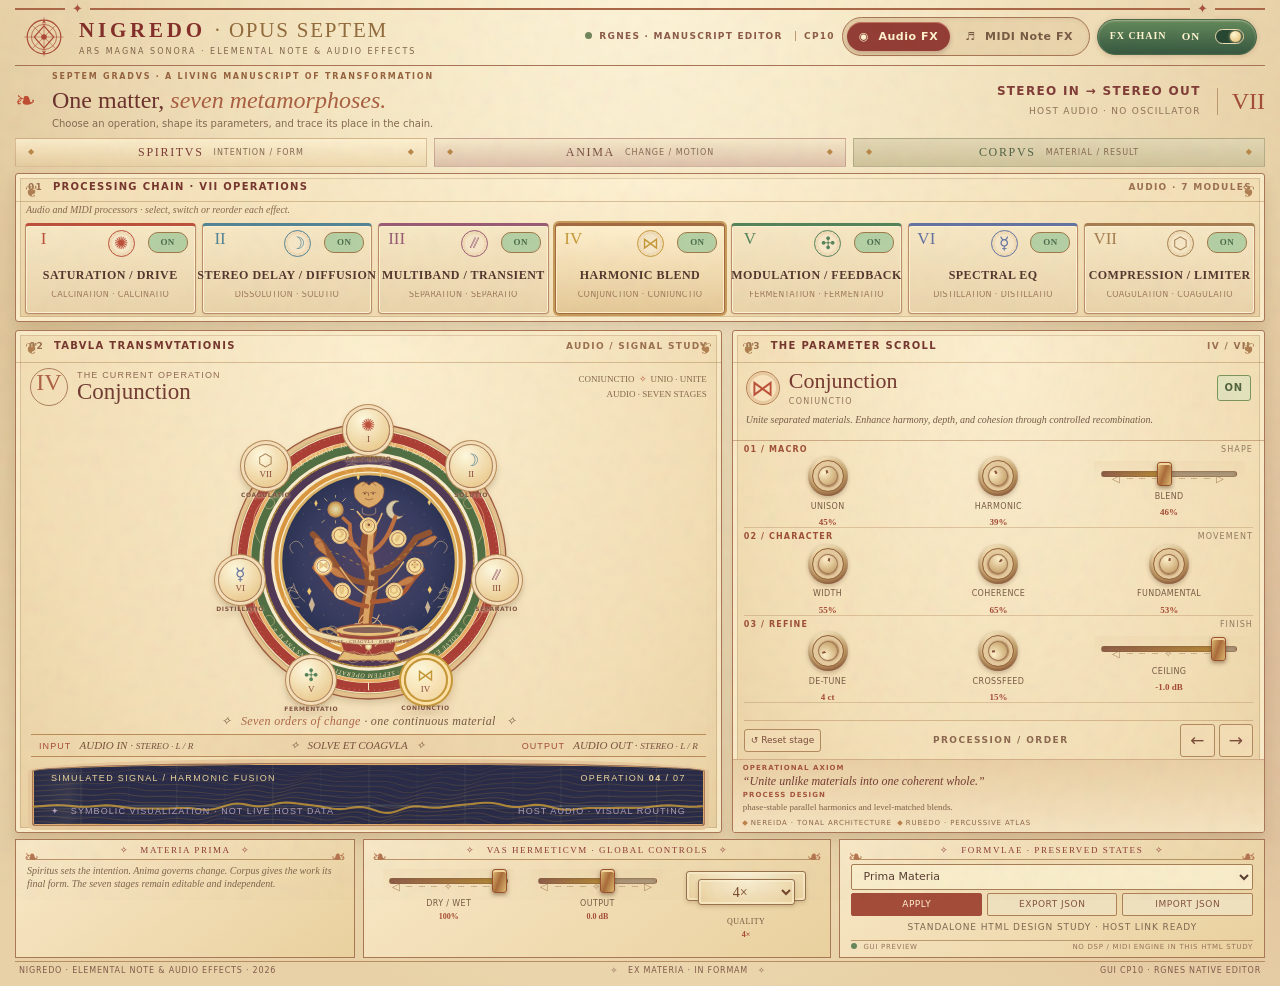
<file: Nigredo-Opus-Septem/CP10/ui/Nigredo_CP10_Standalone.html>
<!doctype html>
<html lang="en">
<head><meta charset="utf-8"/><meta name="viewport" content="width=device-width, initial-scale=1"/><meta name="theme-color" content="#e9d5ad"/><meta name="description" content="Nigredo Opus Septem — an interactive manuscript-inspired GUI study for seven-stage audio and MIDI effects."/><title>Nigredo — Opus Septem · CP10 RGNES Horizontal GUI</title><style>/* NIGREDO / OPUS SEPTEM · CP04 — Manuscript Cosmology */
:root{--paper:#f1dfb5;--paper-light:#f8ebcf;--paper-edge:#dac28f;--ink:#382c2d;--muted:#826b58;--muted-light:#9d896b;--crimson:#ae4735;--vermilion:#d45a40;--ochre:#b78b3d;--gold:#c79845;--moss:#506d4c;--lapis:#34365c;--violet:#5b3d55;--line:#ae865b65;--line-dark:#a17c57;--accent:#c69838;--accent-rgb:198,152,56;--selected:#b24c37}
*{box-sizing:border-box}html{background:#d9bd8c}body{margin:0;min-width:320px;font:13px/1.45 'Segoe UI',system-ui,-apple-system,sans-serif;color:var(--ink);background:radial-gradient(ellipse at 50% -15%,#fff6dc 0,#f5e6c2 38%,transparent 76%),radial-gradient(circle at 5% 32%,#ceaf7d44,transparent 30%),radial-gradient(circle at 100% 68%,#c4897d3b,transparent 31%),#e8d1a7}
body:before{position:fixed;content:'';inset:0;pointer-events:none;z-index:30;opacity:.14;mix-blend-mode:multiply;background-image:url("data:image/svg+xml,%3Csvg viewBox='0 0 128 128' xmlns='http://www.w3.org/2000/svg'%3E%3Cfilter id='n'%3E%3CfeTurbulence baseFrequency='.52' numOctaves='3' type='fractalNoise' stitchTiles='stitch'/%3E%3C/filter%3E%3Crect width='128' height='128' filter='url(%23n)' opacity='.44'/%3E%3C/svg%3E")}
button,select{font:inherit}button{cursor:pointer;color:inherit}button:focus-visible,select:focus-visible,.knob:focus-visible{outline:3px solid #6d5c89;outline-offset:3px}button:disabled{opacity:.27;cursor:not-allowed}button:hover:not(:disabled){filter:brightness(1.055)}
#app{max-width:1700px;margin:auto;padding:14px clamp(13px,2.4vw,40px) 19px}.topbar{position:relative;display:flex;justify-content:space-between;align-items:center;gap:24px;min-height:87px;border-top:2px solid #ac6848;border-bottom:1px solid #ab7455;padding:9px 8px 11px}.topbar:before,.topbar:after{content:'✦';position:absolute;top:-10px;background:#e9d5ad;padding:0 7px;color:#a7523e;font-size:13px}.topbar:before{left:4%}.topbar:after{right:4%}.brand{display:flex;align-items:center;gap:14px}.brand-mark{width:55px;height:55px;flex-shrink:0;color:#ab4b35}.brand-mark svg{width:100%;height:100%}.brand-name{font-family:'Palatino Linotype',Palatino,Georgia,serif;font-size:23px;font-weight:700;letter-spacing:.18em;color:#842f2a;white-space:nowrap}.brand-name span{color:#916b3b;font-weight:400;letter-spacing:.085em}.brand-sub{font-size:9px;letter-spacing:.25em;color:#81654b;text-transform:uppercase;margin-top:3px}.header-tools{display:flex;align-items:center;gap:18px}.build-status{font-size:9px;letter-spacing:.14em;font-weight:650;color:#8c5c48;white-space:nowrap;text-align:right}.build-status .status-dot{display:inline-block;background:#71865b;width:7px;height:7px;border-radius:50%;margin-right:7px}.build-version{margin-left:8px;border-left:1px solid #bc9c70;padding-left:8px}.mode-switch{display:flex;gap:3px;border:1px solid #a77655;padding:4px;background:#ead5ad;border-radius:22px;box-shadow:inset 0 1px 4px #86542c1b}.mode-button{padding:10px 15px;font-weight:700;font-size:11px;letter-spacing:.05em;border:0;border-radius:18px;background:transparent;color:#785b43;white-space:nowrap}.mode-button.active{background:#933d35;color:#fff1ce;box-shadow:0 2px 5px #75372f55,inset 0 1px #f3ad8680}.mode-graphic{margin-right:5px}.main-power{width:41px;height:41px;border-radius:50%;border:1px solid #6c7657;display:grid;place-items:center;color:#e2edbd;background:linear-gradient(150deg,#7a8b5e,#3e644e);box-shadow:inset 0 1px #e5e8b860,0 2px 5px #6839224d}.main-power.off{background:linear-gradient(#8a6963,#684746);color:#e4c6bb;border-color:#91645c}.main-power svg{width:19px;height:19px}
.intro{display:flex;align-items:center;justify-content:space-between;gap:20px;margin:13px 0 15px}.intro-lead{display:flex;align-items:center;gap:16px}.intro-ornament{font-family:Georgia,serif;font-size:35px;color:#c04e33}.eyebrow{color:#96633f;letter-spacing:.22em;font-weight:800;font-size:9px;text-transform:uppercase}.intro h1{font-size:clamp(21px,2vw,31px);font-family:Palatino,Georgia,serif;font-weight:400;color:#6d332e;margin:2px 0}.intro h1 em{font-style:italic;color:#aa6042}.intro p{margin:0;font-size:11px;color:#846a53}.intro-right{text-align:right;display:flex;gap:16px;align-items:center}.intro-right b{display:block;font-size:12px;letter-spacing:.11em;color:#813d37}.intro-right small{font-size:9px;letter-spacing:.14em;color:#8e7155}.counter{border-left:1px solid #be9870;padding-left:14px;font:32px Georgia,serif;color:#a34e39}
.trinity{display:grid;grid-template-columns:repeat(3,1fr);gap:8px;margin-bottom:12px}.trinity-tile{display:flex;align-items:center;gap:10px;justify-content:center;min-height:41px;border:1px solid #b88c5f76;background:linear-gradient(180deg,#fff3d3c9,#e6c99973);position:relative}.trinity-tile:before,.trinity-tile:after{content:'◆';font-size:8px;color:#ba8747;position:absolute;top:50%;transform:translateY(-50%)}.trinity-tile:before{left:12px}.trinity-tile:after{right:12px}.trinity-tile b{font:14px Georgia,serif;letter-spacing:.14em;color:#7c3d36}.trinity-tile small{font-size:9px;color:#866a51;letter-spacing:.12em}.trinity-tile:nth-child(2){background:linear-gradient(180deg,#f6e9c9,#dec2aa);border-color:#ac777077}.trinity-tile:nth-child(2) b{color:#785040}.trinity-tile:nth-child(3){background:linear-gradient(180deg,#e4d8b5,#d0c49b);border-color:#8b896477}.trinity-tile:nth-child(3) b{color:#526446}
.workbench{display:grid;grid-template-columns:minmax(204px,236px) minmax(470px,1fr) minmax(350px,396px);gap:13px;align-items:stretch}.illuminated{position:relative;min-width:0;border:1px solid #ab7858;border-radius:3px;box-shadow:0 6px 12px #85613b24,0 18px 30px #886f4c18,inset 0 0 0 4px #faebc8,inset 0 0 0 5px #ad8b5c59;background:radial-gradient(ellipse at 50% 0,#fff3d5d9,#f3dfb6 70%,#ead1a3)}.illuminated:before,.illuminated:after{position:absolute;pointer-events:none;content:'❦';font:16px Georgia,serif;color:#b08051;top:8px}.illuminated:before{left:9px}.illuminated:after{right:9px;transform:scaleX(-1)}.panel-heading{min-height:51px;display:flex;justify-content:space-between;align-items:center;gap:7px;padding:15px 22px 12px;font-size:10px;font-weight:780;letter-spacing:.13em;border-bottom:1px solid #b58d5f80;color:#76372e;white-space:nowrap}.panel-heading span:last-child{color:#9b7150;font-weight:550;font-size:9px}.section-no{color:#bd8350;margin-right:5px}.micro-label{font-size:9px;letter-spacing:.16em;color:#8c684f;font-weight:650}
.stages-panel{display:flex;flex-direction:column;min-height:780px}.ledger-caption{padding:15px 18px 12px;font:italic 13px Georgia,serif;color:#876a4b;text-align:center}.stages-list{display:flex;flex-direction:column;gap:3px;padding:4px 11px 16px}.stage-item{--stage:#a76142;position:relative;display:flex;align-items:center;min-height:66px;border:1px solid transparent;border-radius:4px;color:#72594d}.stage-item:not(.selected){background:linear-gradient(90deg,#f2ddba80,transparent)}.stage-item.selected{border-color:#b0804e;background:linear-gradient(100deg,#f8eed7,#e8cd9a);box-shadow:inset 2px 0 var(--stage),0 2px 4px #ab805033}.stage-item.muted .stage-select{opacity:.43}.stage-select{display:flex;align-items:center;gap:7px;text-align:left;flex:1;min-width:0;border:0;background:transparent;padding:9px 4px 9px 7px}.stage-item .number{width:22px;text-align:center;color:#b37047;font:17px Georgia,serif}.stage-glyph{flex-shrink:0;width:30px;height:30px;border-radius:50%;background:#f6e7c8;border:1px solid var(--stage);display:grid;place-items:center;color:var(--stage);font:19px Georgia,serif;box-shadow:inset 0 0 0 3px #ead0a67d}.stage-copy{display:block;min-width:0}.stage-copy b{display:block;color:#54372e;font:14px Georgia,serif;font-weight:600;white-space:nowrap}.stage-copy small{font-size:8px;letter-spacing:.08em;color:#a07b5b}.stage-toggle{border:0;position:relative;background:transparent;width:27px;height:37px;flex-shrink:0;margin-right:3px;padding:0}.stage-toggle:after{content:'◆';font-size:12px;color:#69815e;text-shadow:0 1px #fff1d5}.stage-toggle.off:after{content:'◇';color:#ad947c}.stages-footer{margin:auto 17px 16px;padding:16px 0 0;border-top:1px solid #b88d608a;text-align:center}.stages-footer-mark{display:block;font:24px Georgia,serif;color:#bb7140}.stages-footer div span{display:block;font:italic 13px Georgia,serif;color:#7f4a3a;margin:5px 0}.stages-footer small{font-size:10px;color:#8b7660;line-height:1.6;display:block}
.field-panel{display:flex;flex-direction:column;align-items:center;overflow:hidden}.field-panel .panel-heading{width:100%}.field-top{width:100%;display:flex;justify-content:space-between;gap:7px;padding:14px 18px 8px;align-items:center}.field-stage{display:flex;align-items:center;gap:9px}.stage-id{font:30px Georgia,serif;color:#ae6245;width:43px;height:45px;text-align:center;border:1px solid #ae805e;border-radius:50%}.field-precursor{font:9px 'Segoe UI',sans-serif;letter-spacing:.13em;color:#926b54}.field-stage h2{margin:0;font:25px/1.05 Georgia,serif;color:#733d34;font-weight:500}.field-metadata{font:10px/1.65 Georgia,serif;color:#87674b;text-align:right}.field-meta-split{color:#b85739;margin:0 4px}
.cosmogram-shell{width:100%;flex:1;min-height:475px;display:flex;align-items:center;justify-content:center;padding:0 14px}.cosmogram{width:min(100%,545px);aspect-ratio:1;position:relative;isolation:isolate;--ring-gold:#c99d4a;filter:drop-shadow(0 4px 3px #70502930)}.cosmogram svg{display:block;width:100%;height:100%;overflow:visible}.ringback .manuscript-script{font:italic 12px Georgia,serif;letter-spacing:1.35px;fill:#fae6b9}.ringback .sigil-letter{font:14px Georgia,serif;fill:#fbe5b1}.tree-fruit{transition:.25s;stroke:#e8c582;stroke-width:2;fill:#f7df9d}.tree-fruit .fruit-mini{stroke:#8f4a34;stroke-width:1.3;fill:none}.tree-fruit .fruit-symbol{fill:#8b503e;font:18px Georgia,serif;text-anchor:middle;dominant-baseline:middle}.cosmogram:not(.unlit) .tree-fruit.highlight{fill:#fff4cb;stroke:#a74835;filter:url(#goldGlow)}.cosmogram .tree-fruit.highlight{stroke-width:3}.cosmogram.unlit .living-tendril{opacity:.15}.living-tendril{stroke:var(--accent);stroke-width:2;stroke-linecap:round;opacity:.7;fill:none;stroke-dasharray:5 10;animation:energyFlow 7s linear infinite}.path-node{--stage:#b78752;position:absolute;z-index:4;width:68px;height:68px;transform:translate(-50%,-50%);border-radius:50%;border:1px solid #ad825c;color:#6e493c;background:radial-gradient(circle at 38% 26%,#fff9df,#edcf96 75%);box-shadow:0 0 0 3px #f5dfba,0 0 0 4px #b88b5a,0 5px 7px #69492b38;display:flex;align-items:center;justify-content:center;flex-direction:column;gap:0;transition:transform .18s ease,background .18s ease}.path-node:hover{transform:translate(-50%,-50%) scale(1.085)}.path-node.selected{background:radial-gradient(circle at 33% 24%,#fff9da,#f4d39b);border:2px solid var(--stage);box-shadow:0 0 0 3px #ffe2a6,0 0 0 5px var(--stage),0 0 22px #ce8f5e55}.path-node.off{opacity:.47}.node-symbol{font:22px/1 Georgia,serif;color:var(--stage)}.path-node b{font:11px Georgia,serif;color:#8b4c3d}.path-node small{position:absolute;top:calc(100% + 6px);font-size:8px;font-weight:700;letter-spacing:.1em;color:#7f5442;text-shadow:0 1px 3px #f5dfbb}.path-node:nth-child(1){left:50%;top:7.5%}.path-node:nth-child(2){left:83.25%;top:19%}.path-node:nth-child(3){left:91.5%;top:56%}.path-node:nth-child(4){left:68.5%;top:88.5%}.path-node:nth-child(5){left:31.5%;top:88.5%}.path-node:nth-child(6){left:8.5%;top:56%}.path-node:nth-child(7){left:16.75%;top:19%}.wheel-center-seal{position:absolute;left:50%;top:51%;transform:translate(-50%,-50%);font:italic 12px Georgia,serif;color:#f2e3bd;letter-spacing:.15em;text-shadow:0 1px #4a2e44;pointer-events:none;opacity:.9}.wheel-caption{font:italic 14px Georgia,serif;color:#795b43;text-align:center;margin:2px 0 13px;letter-spacing:.03em}.wheel-caption span{color:#ae6849}.hermetic-scroll{width:calc(100% - 38px);margin:8px 19px 12px;border-top:1px solid #bb8c57;border-bottom:1px solid #bb8c57;padding:7px 12px;display:flex;align-items:center;justify-content:space-between;gap:12px;color:#79533e;font:italic 12px Georgia,serif;background:linear-gradient(90deg,transparent,#e4c29480,transparent)}.hermetic-scroll b{font-style:normal;color:#a34d39;letter-spacing:.12em;font:9px 'Segoe UI',sans-serif}
.scope-block{width:calc(100% - 32px);margin:0 16px 16px;border:1px solid #ad795b;background:#292b48;box-shadow:0 0 0 4px #e7c99c,inset 0 0 0 1px #deaa69;position:relative;border-radius:40% 40% 3px 3px/13% 13% 3px 3px;overflow:hidden;min-height:123px}.scope-wrap{position:relative;min-height:123px}.scope-wrap canvas{height:123px;width:100%;display:block}.scope-labels{position:absolute;z-index:2;top:9px;left:18px;right:18px;display:flex;justify-content:space-between;color:#ead49f;font:9px 'Segoe UI',sans-serif;letter-spacing:.15em}.scope-bottom{position:absolute;bottom:9px;left:18px;right:18px;display:flex;justify-content:space-between;font:9px 'Segoe UI',sans-serif;letter-spacing:.12em;color:#ae9fbb}.scope-bottom b{font-weight:500;color:#ead69e}
.editor-panel{display:flex;flex-direction:column;overflow:hidden}.stage-editor-header{padding:13px 18px 12px;border-bottom:1px solid #a97d548c}.editor-title-row{display:flex;align-items:center;gap:9px}.editor-glyph{width:45px;height:45px;display:grid;place-items:center;border:1px solid #b78357;border-radius:50%;font:28px Georgia,serif;color:#bd533a;background:#f9e4bf;box-shadow:inset 0 0 0 3px #e9cba0}.editor-names{flex:1;min-width:0}.editor-names h2{font:26px/1.05 Georgia,serif;color:#773a32;margin:0}.editor-names div{font-size:9px;letter-spacing:.16em;color:#94745b;margin-top:4px}.stage-power{padding:8px 10px;border:1px solid #7b955b;border-radius:3px;color:#52653f;font-size:10px;font-weight:800;letter-spacing:.08em;background:#e3e3bd}.stage-power.off{color:#986b56;background:#e7d1c2;border-color:#b4826f}.editor-desc{font:italic 12px/1.65 Georgia,serif;color:#775c48;margin:11px 0 0;min-height:57px}.parameters{padding:3px 18px 0;flex:1;display:flex;flex-direction:column}.param-group{border-bottom:1px solid #b792666b;padding:12px 0 9px}.param-heading{display:flex;justify-content:space-between;color:#9f5037;font-size:9px;font-weight:800;letter-spacing:.14em}.param-heading i{font-weight:500;font-style:normal;color:#937c60}.knob-row{display:grid;grid-template-columns:repeat(3,minmax(0,1fr));gap:4px;margin-top:8px}.param{display:flex;flex-direction:column;align-items:center;gap:2px;min-width:0}.knob{width:64px;height:64px;position:relative;border:0;border-radius:50%;touch-action:none;background:radial-gradient(circle at 36% 28%,#ffeec7,#c19c60 62%,#95623f 90%);box-shadow:inset 0 2px 3px #fff8d89c,inset 0 -2px 4px #703e31a3,0 2px 4px #76503755;display:block;flex-shrink:0}.knob:before{content:'';position:absolute;inset:6px;border:1px solid #946340;border-radius:50%;background:conic-gradient(from 225deg,var(--accent) var(--angle),#bba27b var(--angle) 270deg,transparent 270deg 360deg);box-shadow:inset 0 0 0 6px #e5cb9e, inset 0 0 6px #9a643f73}.knob:after{content:'';position:absolute;inset:13px;border:1px solid #9f7654;border-radius:50%;background:radial-gradient(circle at 32% 26%,#fff1cb,#caa66e 80%);box-shadow:0 1px 2px #a36b43;transform:rotate(var(--angle-turn));background-image:linear-gradient(to bottom,#89503a 0 23%,transparent 23% 100%),radial-gradient(circle at 32% 26%,#fff1cb,#caa66e 80%);background-position:center 3px,center;background-size:2px 14px,100% 100%;background-repeat:no-repeat}.param-name{font-size:9px;letter-spacing:.045em;color:#795b44;text-align:center;min-height:26px;line-height:1.2;margin-top:3px;display:flex;align-items:center;justify-content:center;max-width:109px}.param-val{color:#a54c36;font:700 11px Georgia,serif;white-space:nowrap}.parameter-footer{margin:10px 16px 13px;padding-top:10px;border-top:1px solid #b4875a78;display:flex;gap:5px;justify-content:space-between;align-items:center}.parameter-footer button{border:1px solid #b48a5e;background:#f3ddb5;border-radius:3px;padding:6px 9px;color:#7b4d3b;font-size:10px}.parameter-footer .move{font-size:17px;padding:3px 9px}.intent-scroll{border-top:1px solid #b7885b8c;padding:13px 20px 16px;background:linear-gradient(#ead0a5,#f5e3c0)}.intent-scroll .section-small{font-size:8px;color:#a5553d;font-weight:800;letter-spacing:.15em}.intent-quote{font:italic 17px Georgia,serif;color:#773d33;margin:4px 0 10px}.intent-scroll p{font:11px/1.55 Georgia,serif;color:#806148;margin:5px 0 0}.lineage{display:flex;flex-wrap:wrap;gap:9px;font-size:8px;letter-spacing:.12em;color:#90684b;margin-top:8px}.square{display:inline-block;width:4px;height:4px;background:#be834b;transform:rotate(45deg);margin-right:4px}
.bottom-altar{display:grid;grid-template-columns:minmax(230px,.75fr) 1fr minmax(300px,.85fr);gap:13px;margin-top:13px}.altar-panel{min-width:0;min-height:155px;border:1px solid #a87855;background:linear-gradient(145deg,#f8e8c7,#e9d09e);padding:13px 18px;position:relative}.altar-panel:before,.altar-panel:after{position:absolute;content:'❧';font:18px Georgia,serif;color:#b57551;top:6px}.altar-panel:before{left:8px}.altar-panel:after{right:8px;transform:scaleX(-1)}.altar-title{font:11px Georgia,serif;letter-spacing:.17em;color:#8e3b35;text-align:center;border-bottom:1px solid #bb9466;padding:0 0 8px;margin-bottom:10px}.altar-panel p{margin:0;color:#80654d;font:italic 13px/1.6 Georgia,serif}.master-controls{display:grid;grid-template-columns:repeat(3,minmax(0,1fr));gap:6px}.master-controls .knob{width:53px;height:53px}.master-controls .knob:after{inset:11px}.master-controls .param-name{min-height:16px;margin-top:2px}.master-controls .param-val{font-size:11px}.preset-space{display:flex;flex-direction:column;gap:8px}select{width:100%;font-size:13px;color:#593e33;border:1px solid #a87e56;border-radius:2px;background:#f9edcb;padding:10px 11px;outline-offset:2px;min-height:40px}.preset-actions{display:grid;grid-template-columns:repeat(3,1fr);gap:5px}.preset-actions button{padding:8px 4px;background:#eee0bc;border:1px solid #ae8057;color:#835240;border-radius:2px;font-size:10px;letter-spacing:.06em}.preset-actions #applyPreset{background:#a34c39;color:#fff0d0;border-color:#a34c39}.master-footer{display:flex;justify-content:space-between;gap:12px;border-top:1px solid #bd996e;margin-top:12px;padding-top:7px;color:#96735b;font-size:8px;letter-spacing:.1em}.master-footer .safety-led{background:#67855d;border-radius:50%;width:6px;height:6px;display:inline-block;margin-right:6px}.site-footer{margin-top:12px;display:flex;justify-content:space-between;align-items:center;color:#815b4b;font-size:9px;letter-spacing:.1em;gap:10px;border-top:1px solid #b88d62;padding:12px 4px 0}.site-footer span{padding:0 4px;color:#b25337}.toast{position:fixed;z-index:50;bottom:25px;left:50%;transform:translateX(-50%) translateY(20px);background:#482f41;color:#f5e5c1;padding:11px 19px;box-shadow:0 8px 30px #4c262855;opacity:0;pointer-events:none;transition:.2s;border:1px solid #bb8b4c;font-size:12px}.toast.show{opacity:1;transform:translateX(-50%) translateY(0)}
@keyframes energyFlow{to{stroke-dashoffset:-100}}@media(prefers-reduced-motion:reduce){*,*:before,*:after{animation:none!important;transition:none!important}}
@media(max-width:1330px){.workbench{grid-template-columns:190px minmax(390px,1fr) 355px;gap:9px}.stages-panel{min-height:730px}.stage-select{gap:4px}.stage-glyph{width:27px;height:27px}.stage-copy b{font-size:13px}.field-stage h2{font-size:23px}.cosmogram-shell{min-height:420px}.path-node{height:61px;width:61px}.path-node small{font-size:7px}.knob{width:58px;height:58px}.parameters{padding-left:13px;padding-right:13px}.panel-heading{padding-left:18px;padding-right:18px}}
@media(max-width:1120px){.build-status{display:none}.workbench{grid-template-columns:minmax(370px,1fr) minmax(330px,.78fr)}.stages-panel{grid-column:1/-1;min-height:unset}.stages-list{display:grid;grid-template-columns:repeat(7,minmax(0,1fr));padding:8px 9px 14px}.stage-item{min-height:92px;flex-direction:column}.stage-select{flex-direction:column;text-align:center;gap:3px;padding:6px 1px}.stage-item .number{font-size:12px}.stage-glyph{width:30px;height:30px}.stage-copy small{display:none}.stage-copy b{font-size:11px;white-space:normal}.stage-toggle{position:absolute;top:4px;right:3px;height:19px;width:16px}.stage-toggle:after{font-size:9px}.ledger-caption{display:none}.stages-footer{display:none}.cosmogram-shell{min-height:430px}.bottom-altar{grid-template-columns:1fr 1fr}.bottom-altar .altar-panel:first-child{display:none}}
@media(max-width:760px){#app{padding:9px 10px 18px}.topbar{flex-wrap:wrap;padding:12px 4px;gap:8px;justify-content:center}.brand{width:100%;justify-content:center}.brand-name{font-size:19px}.brand-mark{width:45px;height:45px}.header-tools{justify-content:center}.intro{margin:10px 0}.intro-right{display:none}.intro h1{font-size:23px}.trinity-tile small{display:none}.trinity-tile{min-height:32px}.trinity-tile b{font-size:11px}.workbench{display:flex;flex-direction:column;gap:11px}.stages-list{grid-template-columns:repeat(4,minmax(0,1fr));gap:3px}.field-panel{order:2}.stages-panel{order:1}.editor-panel{order:3}.cosmogram-shell{min-height:0;padding:0 8px}.cosmogram{width:min(100%,555px)}.field-top{padding:12px 15px}.field-stage h2{font-size:23px}.field-metadata{font-size:9px}.path-node{width:clamp(45px,12vw,65px);height:clamp(45px,12vw,65px)}.node-symbol{font-size:18px}.path-node small{font-size:6px;top:calc(100% + 5px)}.wheel-caption{margin-top:0}.editor-panel{min-height:unset}.editor-desc{min-height:0}.knob{width:65px;height:65px}.bottom-altar{grid-template-columns:1fr}.bottom-altar .altar-panel:first-child{display:block}.site-footer{font-size:8px;flex-wrap:wrap;justify-content:center;text-align:center}}
@media(max-width:430px){.brand-name{font-size:16px;letter-spacing:.1em}.brand-sub{font-size:8px;letter-spacing:.13em}.mode-button{font-size:10px;padding:8px 11px}.intro h1{font-size:20px}.panel-heading{font-size:9px}.stages-list{grid-template-columns:repeat(4,minmax(0,1fr))}.stage-item{min-height:79px}.stage-copy b{font-size:10px}.stage-glyph{width:27px;height:27px;font-size:16px}.path-node{width:40px;height:40px;box-shadow:0 0 0 2px #f5dfba,0 0 0 3px #b88b5a}.path-node small{display:none}.node-symbol{font-size:16px}.path-node b{font-size:9px}.cosmogram-shell{padding:0 3px}.wheel-caption{font-size:11px}.field-stage h2{font-size:18px}.stage-id{width:34px;height:34px;font-size:24px}.field-metadata{font-size:8px}.knob{width:62px;height:62px}.master-controls{gap:3px}.altar-panel{padding:12px}.preset-actions button{font-size:9px}.site-footer>div:nth-child(2){display:none}}
.cosmogram[data-stage="0"] .tree-fruit.fruit-0 > circle:first-child{fill:#fff6cb;stroke:#f0b969;stroke-width:3;filter:url(#goldGlow)}.cosmogram[data-stage="1"] .tree-fruit.fruit-1 > circle:first-child{fill:#fff6cb;stroke:#f0b969;stroke-width:3;filter:url(#goldGlow)}.cosmogram[data-stage="2"] .tree-fruit.fruit-2 > circle:first-child{fill:#fff6cb;stroke:#f0b969;stroke-width:3;filter:url(#goldGlow)}.cosmogram[data-stage="3"] .tree-fruit.fruit-3 > circle:first-child{fill:#fff6cb;stroke:#f0b969;stroke-width:3;filter:url(#goldGlow)}.cosmogram[data-stage="4"] .tree-fruit.fruit-4 > circle:first-child{fill:#fff6cb;stroke:#f0b969;stroke-width:3;filter:url(#goldGlow)}.cosmogram[data-stage="5"] .tree-fruit.fruit-5 > circle:first-child{fill:#fff6cb;stroke:#f0b969;stroke-width:3;filter:url(#goldGlow)}.cosmogram[data-stage="6"] .tree-fruit.fruit-6 > circle:first-child{fill:#fff6cb;stroke:#f0b969;stroke-width:3;filter:url(#goldGlow)}

/* CP05: illuminated material controls, not every parameter is a dial. */
.param-fader{width:90%;margin:5px 5%;height:15px;accent-color:#ad5f3d;cursor:ew-resize;background:transparent;appearance:none;position:relative;z-index:2}
.param-fader::-webkit-slider-runnable-track{height:6px;border-radius:3px;background:linear-gradient(90deg,#99634f 0,var(--accent) var(--ratio),#b9a083 var(--ratio),#baa585 100%);border:1px solid #80593980;box-shadow:inset 0 1px 4px #5944285b}
.param-fader::-webkit-slider-thumb{appearance:none;width:15px;height:24px;border:1px solid #99522f;border-radius:3px;box-shadow:0 2px 4px #59391e80,inset 0 2px #f5d79f;background:linear-gradient(110deg,#ddbd74,#ab6b3a 48%,#ddbb72);margin-top:-10px}
.fader-track{position:relative;width:100%;height:58px;display:flex;align-items:center;justify-content:center;background:linear-gradient(180deg,#e4ca9f33,transparent)}
.fader-runes{position:absolute;bottom:2px;font:10px Georgia,serif;letter-spacing:2px;color:#aa8459;pointer-events:none;white-space:nowrap}
.param-choice{background:radial-gradient(ellipse at 50% 0,#f8efd4,#ead09d);border:1px solid #98724e;color:#74442c;box-shadow:inset 0 0 0 2px #fff4d58a,0 2px 4px #77572b3e;width:82%;max-width:130px;margin:11px auto;height:38px;border-radius:3px;font:17px Georgia,serif;text-align:center;cursor:pointer}
.param-switch{width:72px;height:48px;margin:5px auto 3px;border-radius:8px;background:linear-gradient(#ddd0ad,#c3a57c);box-shadow:inset 0 2px 6px #74503066,0 2px 2px #fff2d7;display:flex;justify-content:center;align-items:center;flex-direction:column;border:1px solid #947c50;color:#9e7850;transition:.15s}
.param-switch.armed{background:linear-gradient(#eec77e,#dfb468);color:#884a33;box-shadow:inset 0 0 0 2px #f8e6ab,0 0 8px #ce965c60}
.param-switch .switch-gem{font:24px Georgia,serif;line-height:1}.param-switch small{font:7px Georgia,serif;letter-spacing:.09em}.param-fader:focus-visible,.param-switch:focus-visible,.param-choice:focus-visible{outline:2px solid #805784;outline-offset:3px}
.knob .dial-inscription{display:grid;place-items:center;position:absolute;inset:0;color:#8c6545;opacity:.43;font:13px Georgia,serif;pointer-events:none}
.cosmogram svg .filigree{stroke:#f5d09b;stroke-width:1.1;fill:none;opacity:.8}.cosmogram svg .vessel-filigree{fill:none;stroke:#e3c080;stroke-width:1.1}.cosmogram svg .portrait{fill:#ddac69;stroke:#804838;stroke-width:1.3}.cosmogram svg .portrait-ink{stroke:#844635;fill:none;stroke-width:1.1}.cosmogram svg .ribbon-letter{font:italic 9px Georgia,serif;fill:#813e36;letter-spacing:1.1px}.cosmogram svg .gold-sparks{fill:#f5ce75;stroke:#e4bb65;stroke-width:.5}
#hostNotice{font-size:9px;letter-spacing:.1em;color:#7d6750;text-align:center;padding:5px}

.native-plugin .mode-button:disabled{opacity:.45;filter:grayscale(.25);cursor:default}

/* CP07 — 16:10 landscape: geometric reflow, not a stretched square. */
@media (min-width:1121px) {
 #app {max-width:none;padding:8px 15px 9px;}
 .topbar {min-height:62px;padding:3px 8px 5px;}
 .brand-mark {width:42px;height:42px}
 .brand-name {font-size:21px}
 .brand-sub {font-size:8px;margin-top:0}
 .mode-button {padding:7px 12px}
 .main-power {width:34px;height:34px}
 .intro {margin:7px 0 8px;min-height:51px}
 .intro-ornament {font-size:25px}
 .intro h1 {font-size:24px;margin:0}
 .intro p {font-size:10px}
 .eyebrow {font-size:8px}
 .counter {font-size:24px}
 .trinity {gap:7px;margin-bottom:7px}
 .trinity-tile {min-height:29px}
 .trinity-tile b {font-size:12px}
 .trinity-tile small {font-size:8px}
 .workbench {grid-template-columns:214px minmax(540px,1fr) 416px;gap:10px;align-items:stretch;}
 .panel-heading {min-height:32px;padding:8px 13px;font-size:10px}
 .stages-panel {min-height:0}
 .ledger-caption {padding:7px 8px 5px;font-size:12px}
 .stages-list {padding:4px 7px 3px;gap:1px}
 .stage-item {min-height:54px}
 .stage-select {padding:6px 2px 6px 4px;gap:5px}
 .stage-item .number {font-size:15px;width:19px}
 .stage-glyph {height:26px;width:26px;font-size:17px}
 .stage-copy b {font-size:13px}
 .stage-copy small {font-size:7px}
 .stage-toggle {height:26px;width:22px}
 .stages-footer {margin:auto 10px 8px;padding:6px 0 0}
 .stages-footer-mark {font-size:17px}
 .stages-footer div span {font-size:11px;margin:2px 0}
 .stages-footer small {font-size:8px;line-height:1.25}
 .field-top {padding:8px 16px 0}
 .field-stage h2 {font-size:23px}
 .stage-id {font-size:24px;height:38px;width:38px}
 .field-metadata {font-size:9px}
 .cosmogram-shell {min-height:0;flex:0 0 auto;padding:4px 11px 0}
 .cosmogram {width:clamp(310px,25vw,395px);}
 .path-node {width:48px;height:48px}
 .node-symbol {font-size:17px}
 .path-node b {font-size:9px}
 .path-node small {font-size:6px;top:calc(100% + 4px)}
 .wheel-caption {font-size:12px;margin:0 0 5px}
 .hermetic-scroll {margin:3px 15px 6px;width:calc(100% - 30px);padding:4px 8px;font-size:11px}
 .scope-block {min-height:84px;margin-bottom:8px}.scope-wrap {height:84px !important;min-height:84px}.scope-wrap canvas {height:84px}
 .scope-title {font-size:8px}
 .stage-editor-header {padding:6px 13px 5px}
 .editor-glyph {height:34px;width:34px;font-size:23px}
 .editor-names h2 {font-size:22px}
 .editor-names div {font-size:8px}
 .stage-power {padding:5px 7px}
 .editor-desc {font-size:10px;line-height:1.3;margin:5px 0 0;min-height:29px}
 .parameters {padding:0 11px}
 .param-group {padding:6px 0 3px}
 .param-heading {font-size:8px}
 .knob-row {margin-top:3px;gap:3px}
 .knob {width:46px;height:46px}
 .knob:before {inset:4px}
 .knob:after {inset:10px}
 .param-name {font-size:8px;min-height:20px;margin-top:0}
 .param-val {font-size:9px}
 .fader-track {height:46px}
 .param-choice {height:30px;margin:7px auto;font-size:14px}
 .param-switch {width:62px;height:40px;margin:4px auto 2px}
 .param-switch .switch-gem {font-size:19px}
 .parameter-footer {margin:5px 11px 5px;padding-top:5px}
 .parameter-footer button {font-size:9px;padding:4px 6px}
 .intent-scroll {padding:5px 12px 7px}
 .intent-quote {font-size:13px;margin:2px 0 3px}
 .intent-scroll p {font-size:9px;line-height:1.3;margin:2px 0 0}
 .intent-scroll .section-small {font-size:7px}
 .lineage {font-size:7px;gap:6px;margin-top:4px}
 .bottom-altar {gap:9px;margin-top:8px;grid-template-columns:.8fr 1.1fr 1fr}
 .altar-panel {min-height:0;padding:6px 12px}
 .altar-title {font-size:9px;padding:0 0 4px;margin-bottom:4px}
 .altar-panel p {font-size:10px;line-height:1.35}
 .master-controls .knob {width:36px;height:36px}
 .master-controls .knob:after {inset:9px}
 .master-controls .param-name {min-height:12px}
 .master-controls .param-val {font-size:8px}
 .master-controls {gap:2px}
 .preset-space {gap:3px}
 select {min-height:26px;padding:4px 7px;font-size:11px}
 .preset-actions button {padding:4px 3px;font-size:9px}
 .master-footer {margin-top:3px;padding-top:3px;font-size:7px}
 .site-footer {margin-top:5px;padding:5px 4px 0;font-size:8px}
}


/* CP10 · RGNES design lock. Horizontal signal chain; semantic processor titles. */
.main-power{display:flex!important;align-items:center;justify-content:space-around;gap:7px;width:160px!important;height:36px!important;min-width:160px;border-radius:22px!important;padding:4px 9px!important;cursor:pointer;font-family:Georgia,serif!important;background:linear-gradient(180deg,#658a5c,#36583f)!important;border:1px solid #49684b!important;box-shadow:inset 0 1px 2px #faedc875,0 1px 5px #8d5b3d44!important;color:#fff5d1!important}
.main-power .power-caption{font-size:10px;font-weight:bold;letter-spacing:.095em;white-space:nowrap;}
.main-power .power-status{font-weight:700;letter-spacing:.08em;font-size:11px;min-width:24px;text-align:center;}
.main-power .power-track{width:29px;height:15px;border:1px solid #eddeb2;border-radius:12px;background:#284732;display:flex;align-items:center;padding:1px;flex-shrink:0;}
.main-power .power-thumb{display:block;width:11px;height:11px;border-radius:50%;background:radial-gradient(circle at 35% 30%,#fff8d5,#e5bb67);box-shadow:0 0 3px #ffd3a0;transform:translateX(13px);transition:transform .14s ease;}
.main-power.off{background:linear-gradient(180deg,#9b8271,#6d5f55)!important;border-color:#977b69!important;color:#fff1df!important;}
.main-power.off .power-thumb{transform:translateX(0)}
.main-power:focus-visible,.stage-toggle:focus-visible,.stage-select:focus-visible{outline:2px solid #714d84;outline-offset:2px}
.stage-toggle{color:#4a6d4c}
.stage-toggle .toggle-text{font:bold 9px Georgia,serif;letter-spacing:.04em;display:block;position:relative;z-index:4;}
.stage-toggle.off .toggle-text{color:#a3564c}
.stage-select .stage-copy b{font-family:Georgia,serif;letter-spacing:.04em}
.stage-select .stage-copy small{letter-spacing:.045em}
@media(min-width:1121px){
 .topbar{min-height:58px!important;gap:12px!important}.header-tools{gap:7px!important}
 .intro{min-height:44px!important;margin:5px 0 6px!important}.trinity{margin-bottom:6px!important}
 .workbench{display:grid!important;grid-template-columns:minmax(0,1.14fr) minmax(0,.86fr)!important;grid-template-rows:auto minmax(0,1fr);column-gap:10px!important;row-gap:8px!important;align-items:stretch}
 .stages-panel{grid-column:1 / 3;grid-row:1;min-height:0!important;overflow:hidden;}
 .stages-panel .panel-heading{min-height:28px!important;padding:5px 12px!important}
 .ledger-caption{padding:2px 10px 3px!important;text-align:left!important;font-size:10px!important;font-style:italic;color:#86684b;line-height:1.2!important;}
 .stages-list{display:grid!important;grid-template-columns:repeat(7,minmax(0,1fr))!important;gap:6px!important;padding:4px 9px 7px!important;}
 .stage-item{height:98px!important;min-height:98px!important;display:flex!important;align-items:center!important;flex-direction:row!important;border:1px solid #bc8f68!important;border-top:3px solid var(--stage)!important;background:linear-gradient(180deg,#f7e8c5,#ead4ab)!important;position:relative!important;box-shadow:inset 0 0 0 1px #fdf1d4,0 1px 2px #8e624633!important;border-radius:4px!important;}
 .stage-item.selected{background:linear-gradient(180deg,#fff0ce,#e5c997)!important;border-color:#a46a42!important;box-shadow:inset 0 0 0 1px #fff0c7,0 0 0 2px #c79b59!important;}
 .stage-item.muted{opacity:.63}
 .stage-select{display:grid!important;grid-template-columns:22px 1fr!important;grid-template-rows:25px 1fr!important;width:100%;height:100%;justify-items:center;align-items:center!important;gap:0!important;text-align:center!important;padding:4px 8px 9px!important;}
 .stage-item .number{grid-column:1;grid-row:1;font-size:17px!important;line-height:1;color:var(--stage);align-self:start;justify-self:start;}
 .stage-item .stage-glyph{grid-column:2;grid-row:1;height:27px!important;width:27px!important;align-self:start;justify-self:center;}
 .stage-item .stage-copy{grid-column:1/3;grid-row:2;width:100%;min-width:0;text-align:center;display:flex;flex-direction:column;justify-content:flex-start;gap:4px;padding-top:4px;}
 .stage-item .stage-copy b{font-size:12px!important;line-height:1.03!important;min-height:24px;display:flex;align-items:center;justify-content:center;word-break:normal;overflow-wrap:normal;}
 .stage-item .stage-copy small{font-size:8px!important;line-height:1.1!important;white-space:nowrap;overflow:hidden;text-overflow:ellipsis;display:block;width:100%;}
 .stage-toggle{position:absolute!important;right:7px!important;top:6px!important;width:40px!important;height:21px!important;min-width:40px;margin:0!important;border:1px solid #9f7949!important;border-radius:10px!important;background:#b5d0a4!important;display:flex!important;align-items:center;justify-content:center;padding:0!important;cursor:pointer;}
 .stage-toggle.off{background:#dfb3a0!important}
 .stage-toggle:before,.stage-toggle:after{display:none!important}
 .stages-footer{display:none!important}
 .field-panel{grid-column:1;grid-row:2;min-height:0!important}
 .editor-panel{grid-column:2;grid-row:2;min-height:0!important}
 .field-top{padding:5px 14px 0!important}
 .cosmogram-shell{padding:1px 8px 0!important}
 .cosmogram{width:clamp(275px,22vw,355px)!important}
 .path-node{width:44px!important;height:44px!important}
 .wheel-caption{margin:-2px 0 2px!important}
 .scope-block{min-height:72px!important;margin-bottom:6px!important}.scope-wrap{height:72px!important;min-height:72px!important}
 .bottom-altar{margin-top:6px!important;gap:8px!important}
 .altar-panel{padding:5px 11px!important}
 .site-footer{margin-top:3px!important}
}
@media(min-width:761px) and (max-width:1120px){
 .stages-list{display:grid!important;grid-template-columns:repeat(7,minmax(0,1fr))!important;gap:3px!important;}
 .stage-item .stage-copy b{font-size:10px;line-height:1.1}.stage-item .stage-copy small{font-size:7px}
}
@media(max-width:760px){
 .main-power{min-width:135px;width:135px!important;}
 .stages-list{grid-template-columns:repeat(2,minmax(0,1fr))!important}
 .stage-item{min-height:85px!important}
 .stage-copy b{font-size:11px!important}
}
@media(min-width:1121px){
 .stage-item{height:91px!important;min-height:91px!important}
 .cosmogram{width:309px!important}
 .scope-block{min-height:61px!important}
 .scope-wrap{height:61px!important;min-height:61px!important}
 .editor-desc{min-height:22px!important}
 .site-footer{padding-top:3px!important}
 .bottom-altar .altar-panel{min-height:0!important}
}
@media(min-width:1121px){
 .editor-panel .param-group{padding:3px 0 0!important}
 .editor-panel .knob-row{margin-top:1px!important}
 .editor-panel .knob{width:40px!important;height:40px!important}
 .editor-panel .fader-track{height:40px!important}
 .editor-panel .param-name{min-height:17px!important;font-size:8px!important}
 .editor-panel .param-val{font-size:9px!important}
 .editor-panel .parameter-footer{margin-top:2px!important;margin-bottom:2px!important;padding-top:3px!important}
 .editor-panel .intent-scroll{padding:3px 10px 4px!important}
 .editor-panel .intent-quote{font-size:12px!important;margin:1px 0!important}
 .bottom-altar .master-footer{margin-top:1px!important;padding-top:1px!important}
}
</style></head>
<body><div id="app">
<header class="topbar">
 <div class="brand"><div class="brand-mark" aria-hidden="true"><svg viewBox="0 0 60 60" fill="none" xmlns="http://www.w3.org/2000/svg"><circle cx="30" cy="30" r="24" stroke="currentColor" stroke-width="1.7"/><circle cx="30" cy="30" r="18" stroke="currentColor" stroke-width="1"/><path d="M30 2v56M2 30h56M13 13l34 34M47 13 13 47" stroke="currentColor" stroke-width=".7"/><path d="M30 14l14 16-14 16-14-16z" stroke="currentColor" stroke-width="1.7"/><circle cx="30" cy="30" r="4" fill="#ad4b37"/><path d="M30 5l3 6-3-2-3 2zM30 55l3-6-3 2-3-2z" fill="currentColor"/></svg></div><div><div class="brand-name">NIGREDO <span>· OPUS SEPTEM</span></div><div class="brand-sub">ARS MAGNA SONORA · ELEMENTAL NOTE &amp; AUDIO EFFECTS</div></div></div>
 <div class="header-tools"><div class="build-status"><span class="status-dot"></span>RGNES · MANUSCRIPT EDITOR <span class="build-version">CP10</span></div><div class="mode-switch" role="group" aria-label="Effect module"><button type="button" id="audioMode" class="mode-button active" aria-pressed="true"><span class="mode-graphic">◉</span> Audio FX</button><button type="button" id="midiMode" class="mode-button" aria-pressed="false"><span class="mode-graphic">♬</span> MIDI Note FX</button></div><button id="powerBtn" type="button" class="main-power" aria-label="Turn effects chain off" aria-pressed="true" title="Toggle all seven effects stages"><span class="power-caption">FX CHAIN</span><span class="power-status" aria-live="polite">ON</span><span class="power-track" aria-hidden="true"><i class="power-thumb"></i></span></button></div>
</header>
<div class="intro"><div class="intro-lead"><span class="intro-ornament" aria-hidden="true">❧</span><div><div class="eyebrow">SEPTEM GRADVS · A LIVING MANUSCRIPT OF TRANSFORMATION</div><h1>One matter, <em>seven metamorphoses.</em></h1><p>Choose an operation, shape its parameters, and trace its place in the chain.</p></div></div><div class="intro-right"><div><b id="pathHeader">STEREO IN → STEREO OUT</b><small id="pathSubtitle">HOST AUDIO · NO OSCILLATOR</small></div><div class="counter">VII</div></div></div>
<div class="trinity" aria-hidden="true"><div class="trinity-tile"><b>SPIRITVS</b><small>INTENTION / FORM</small></div><div class="trinity-tile"><b>ANIMA</b><small>CHANGE / MOTION</small></div><div class="trinity-tile"><b>CORPVS</b><small>MATERIAL / RESULT</small></div></div>
<main class="workbench">
 <section class="illuminated stages-panel" aria-label="Seven stages"><div class="panel-heading"><span><span class="section-no">01</span> PROCESSING CHAIN · VII OPERATIONS</span><span id="chainStatusLabel">AUDIO · 7 MODULES</span></div><div class="ledger-caption">Audio and MIDI processors · select, switch or reorder each effect.</div><div class="stages-list" id="stagesList"></div><div class="stages-footer"><span class="stages-footer-mark">✥</span><div><span>As above, so below</span><small>All seven operations may be enabled, muted, and placed in a different processing order.</small></div></div></section>
 <section class="illuminated field-panel" aria-label="Alchemical transformation cosmogram"><div class="panel-heading"><span><span class="section-no">02</span> TABVLA TRANSMVTATIONIS</span><span id="fieldIdentity">AUDIO / SIGNAL STUDY</span></div>
  <div class="field-top"><div class="field-stage"><div class="stage-id" id="fieldRoman">IV</div><div><div class="field-precursor">THE CURRENT OPERATION</div><h2 id="fieldName">Conjunction</h2></div></div><div class="field-metadata"><div><span id="fieldLatin">CONIUNCTIO</span><span class="field-meta-split">✧</span><span id="fieldMotto">UNIO</span></div><span id="chainTypeLabel">AUDIO · SEVEN STAGES</span></div></div>
  <div class="cosmogram-shell"><div class="cosmogram" id="cosmogram" data-stage="3"><svg viewBox="0 0 600 600" role="img" aria-label="Cosmogram with illuminated concentric rings, seven alchemical fruit seals, a branching tree, and a vessel">
<defs>
  <radialGradient id="nightSky" cx="50%" cy="49%" r="60%"><stop offset="0" stop-color="#514364"/><stop offset=".63" stop-color="#373c60"/><stop offset="1" stop-color="#232a48"/></radialGradient>
  <radialGradient id="paperGold"><stop stop-color="#fff4c5"/><stop offset=".66" stop-color="#ead09d"/><stop offset="1" stop-color="#bb8446"/></radialGradient>
  <radialGradient id="solarGold"><stop stop-color="#fffacb"/><stop offset=".65" stop-color="#f2c66c"/><stop offset="1" stop-color="#c88643"/></radialGradient>
  <filter id="goldGlow" x="-60%" width="220%" y="-60%" height="220%"><feGaussianBlur stdDeviation="2" result="soft"/><feMerge><feMergeNode in="soft"/><feMergeNode in="SourceGraphic"/></feMerge></filter>
  <path id="upperArc" d="M 72 302 A 228 228 0 0 1 528 302"/>
  <path id="lowerArc" d="M 520 318 A 221 221 0 0 1 80 318"/>
  <pattern id="stars" patternUnits="userSpaceOnUse" width="39" height="49"><circle cx="18" cy="12" r="1" fill="#f7dcb7" opacity=".35"/><path d="M30 39h5m-2.5-2.5v5" stroke="#e3b962" stroke-width=".7" opacity=".23"/></pattern>
</defs>
<g class="ringback">
  <circle cx="300" cy="300" r="267" fill="#e4c28f" stroke="#9c5b3e" stroke-width="2.5"/>
  <circle cx="300" cy="300" r="257" fill="#f9eccd" stroke="#caaf72" stroke-width="2.2"/>
  <circle cx="300" cy="300" r="245" fill="none" stroke="#ac3f36" stroke-width="18"/>
  <circle cx="300" cy="300" r="232" fill="none" stroke="#e9ae62" stroke-width="6"/>
  <circle cx="300" cy="300" r="220" fill="none" stroke="#527044" stroke-width="16"/>
  <circle cx="300" cy="300" r="204" fill="none" stroke="#a37d36" stroke-width="4"/>
  <circle cx="300" cy="300" r="196" fill="none" stroke="#503956" stroke-width="14"/>
  <circle cx="300" cy="300" r="179" fill="none" stroke="#da973f" stroke-width="8"/>
  <circle cx="300" cy="300" r="170" fill="url(#nightSky)" stroke="#dcb465" stroke-width="5"/>
  <circle cx="300" cy="300" r="164" fill="url(#stars)" opacity=".8"/>
  <circle cx="300" cy="300" r="250" fill="none" stroke="#f8e3b2" stroke-dasharray="1 9" stroke-width="1.5" opacity=".85"/>
  <circle cx="300" cy="300" r="232" fill="none" stroke="#eacc9e" stroke-dasharray="2 12" stroke-width="1" opacity=".72"/>
  <circle cx="300" cy="300" r="204" fill="none" stroke="#ffdf9a" stroke-dasharray="1 8" stroke-width="1.5"/>
  <text class="manuscript-script"><textPath href="#upperArc" startOffset="50%" text-anchor="middle">✧ IN IGNE FORMAM  ·  IN AQVA MOTVM  ·  IN SPIRITV VITAM ✧</textPath></text>
  <text class="manuscript-script"><textPath href="#lowerArc" startOffset="50%" text-anchor="middle">✧ SOLVE ET COAGVLA  ·  SEPTEM OPERATIONES  ·  OPVS VNV M ✧</textPath></text>
  <path d="M300 50v14m0 472v14M50 300h14m472 0h14" stroke="#f8eac1" stroke-width="2"/>
</g>
<!-- Celestial emblems: solar and lunar duality. -->
<g opacity=".86"><circle cx="236" cy="199" r="16" fill="url(#solarGold)"/><path d="M236 176v-5m0 55v-6m-35-21h6m58 0h7m-58-22l6 6m36 37l7 6m-7-49l-7 7m-34 35l-6 6" stroke="#e8c981" stroke-width="1.6"/><path d="M359 183a15 15 0 1 0 7 29 18 18 0 1 1-7-29" fill="#f3e4b7" stroke="#d1b478" stroke-width="1.4"/></g>
<!-- Branching alchemical tree rising from the vessel. -->
<g class="world-tree" stroke-linecap="round" stroke-linejoin="round">
  <path d="M292 457 Q291 407 302 370 Q312 334 299 303 Q292 274 304 238" stroke="#965332" stroke-width="26" fill="none"/>
  <path d="M294 450 Q294 402 301 363 Q312 323 302 283 L305 243" stroke="#dca465" stroke-width="11" fill="none"/>
  <path d="M306 342 C264 340 249 330 225 289 Q209 262 192 247" stroke="#925433" stroke-width="12" fill="none"/>
  <path d="M310 323 C343 320 365 295 393 254 L418 244" stroke="#925433" stroke-width="12" fill="none"/>
  <path d="M300 305 C273 283 263 260 264 228 L251 216" stroke="#bd7040" stroke-width="7" fill="none"/>
  <path d="M305 282 C331 268 343 239 352 214" stroke="#bd7040" stroke-width="8" fill="none"/>
  <path d="M297 387 Q261 382 236 360 C214 339 207 321 195 312" stroke="#ad5c34" stroke-width="9" fill="none"/>
  <path d="M307 378 Q355 377 373 354 C383 338 395 324 405 315" stroke="#ad5c34" stroke-width="9" fill="none"/>
  <path d="M301 368 C267 349 260 332 245 312 M303 361 C340 345 352 323 368 301" stroke="#dcb477" stroke-width="3" fill="none"/>
  <path d="M302 240 C296 218 287 216 278 203 M304 249 C314 231 322 220 326 207" stroke="#efbf76" stroke-width="3" fill="none"/>
  <g fill="#c68149" stroke="#a85e3a" stroke-width="1.4"><path d="M220 290q-35-22-22-37 15 1 22 37"/><path d="M393 270q35-28 40-17-11 20-40 17"/><path d="M256 333q-20-30-30-20-1 16 30 20"/><path d="M350 347q32-26 39-14-8 18-39 14"/><path d="M287 278q-24-28-31-21 3 17 31 21"/></g>
  <path class="living-tendril" d="M297 430Q308 374 302 320Q262 292 226 280M302 320Q363 304 394 262"/>
</g>
<!-- Seven fruit/planet medals on branches; highlights respond to stage selection. -->
<g class="fruit-medals">
  <g class="tree-fruit fruit-0"><circle cx="300" cy="231" r="16"/><circle class="fruit-mini" cx="300" cy="231" r="12"/><text class="fruit-symbol" x="300" y="231">✺</text></g>
  <g class="tree-fruit fruit-1"><circle cx="245" cy="249" r="16"/><circle class="fruit-mini" cx="245" cy="249" r="12"/><text class="fruit-symbol" x="245" y="249">☽</text></g>
  <g class="tree-fruit fruit-2"><circle cx="357" cy="256" r="16"/><circle class="fruit-mini" cx="357" cy="256" r="12"/><text class="fruit-symbol" x="357" y="256">⫽</text></g>
  <g class="tree-fruit fruit-3"><circle cx="212" cy="309" r="16"/><circle class="fruit-mini" cx="212" cy="309" r="12"/><text class="fruit-symbol" x="212" y="309">⋈</text></g>
  <g class="tree-fruit fruit-4"><circle cx="390" cy="309" r="16"/><circle class="fruit-mini" cx="390" cy="309" r="12"/><text class="fruit-symbol" x="390" y="309">✣</text></g>
  <g class="tree-fruit fruit-5"><circle cx="249" cy="358" r="16"/><circle class="fruit-mini" cx="249" cy="358" r="12"/><text class="fruit-symbol" x="249" y="358">☿</text></g>
  <g class="tree-fruit fruit-6"><circle cx="350" cy="358" r="16"/><circle class="fruit-mini" cx="350" cy="358" r="12"/><text class="fruit-symbol" x="350" y="358">⬡</text></g>
</g>
<!-- Illuminated vessel; material enters here and is transformed. -->
<g class="vessel"><path d="M238 433Q300 455 362 433L350 473Q300 497 250 473Z" fill="#a33e38" stroke="#e1af64" stroke-width="4"/><ellipse cx="300" cy="434" rx="64" ry="12" fill="#eac37b" stroke="#9e593f" stroke-width="3"/><ellipse cx="300" cy="433" rx="50" ry="6" fill="#6f4d53" opacity=".8"/><path d="M242 446q-30 20-35-13 21-9 32 7m119 6q30 20 35-13-21-9-32 7" fill="none" stroke="#ba8c5e" stroke-width="5"/><path d="M252 474Q300 490 348 474L361 492H239Z" fill="#e5bd76" stroke="#915b45" stroke-width="2"/><path d="M255 459q18-10 32 6m57-6q-18-10-32 6" fill="none" stroke="#dcb47c" stroke-width="2"/><circle cx="300" cy="465" r="7" fill="url(#paperGold)"/></g>
<g fill="#efd3a4" opacity=".8"><path d="M184 384l6-15 6 15-6 15z"/><path d="M410 389l5-13 5 13-5 13z"/></g>

<!-- CP07 illuminated details: botanical filigree, scroll seals, etched faces and curls. -->
<g class="illuminated-miniatures" aria-hidden="true">
 <g class="filigree"><path d="M90 265c-25-37-10-72 9-85 12-9 25 3 15 14-8 9-22-1-12-12m410 83c25-37 10-72-9-85-12-9-25 3-15 14 8 9 22-1 12-12"/>
 <path d="M90 337c-25 37-10 72 9 85 12 9 25-3 15-14-8-9-22 1-12 12m410-83c25 37 10 72-9 85-12 9-25-3-15-14 8-9 22 1 12 12"/>
 <path d="M300 131c17-25 42-24 45-13 3 14-19 18-19 3m-26 10c-17-25-42-24-45-13-3 14 19 18 19 3"/>
 <path d="M300 471c19 31 37 29 41 18 5-15-14-19-16-5m-25-13c-19 31-37 29-41 18-5-15 14-19 16-5"/>
 </g>
 <g transform="translate(301 169)"><path d="M-27 7Q-34-15-20-20Q-9-29 0-17Q9-29 20-20Q34-15 27 7Q17 22 0 27Q-17 22-27 7Z" class="portrait"/>
 <path d="M-13-2q6-4 11 0m4 0q6-4 12 0m-22 11q8 5 16 0m-21-25q14-15 27 0m-15 13v7" class="portrait-ink"/><circle cx="-8" cy="-1" r="1.7" fill="#6f4135"/><circle cx="8" cy="-1" r="1.7" fill="#6f4135"/>
 <path d="M-13 27v10m26-10v10m-26 0q13 8 26 0" class="filigree"/></g>
 <g class="portrait-ink" opacity=".65"><path d="M270 216q30-14 60 0M225 271q-19-18-31 0m16 10q-17-2-26 8M376 272q16-18 28-2m-14 13q21-4 26 9"/></g>
 <g class="vessel-filigree"><path d="M263 453q10-7 20 2t18 2t18 0t18-4M270 474q30 15 60 0M246 482l-4 7 8-2 9 5 7-5 9 6 7-6 8 8 10-8 8 8 9-8 9 6 7-7 9 4 6-6"/>
 <path d="M249 443c-12-22-27-21-30-9 1 7 9 10 14 2m130 7c12-22 27-21 30-9-1 7-9 10-14 2"/></g>
 <g><path d="M166 389q-39-7-26-33 12-14 23 5-23-12-15 6 7 9 18 3" class="filigree"/>
 <path d="M434 389q39-7 26-33-12-14-23 5 23-12 15 6-7 9-18 3" class="filigree"/></g>
 <g><path d="M154 284Q140 271 154 262Q165 256 173 273M446 284Q460 271 446 262Q435 256 427 273" class="filigree"/></g>
 <path d="M155 345q-20 25-12 40m11-43q7 25 23 36m270-33q20 25 12 40m-11-43q-7 25-23 36" class="filigree"/>
 <path d="M280 419q5-12 11-16m-18 18q14 0 18-6m16-7q15 5 19 16m-5-21q-7 17-14 17" stroke="#e6b77c" fill="none" stroke-width="2"/>
 <g><path d="M178 427Q300 476 422 427L416 439Q300 483 184 440Z" fill="#efdcab" stroke="#ac764c" stroke-width="1.3"/>
  <text class="ribbon-letter" x="300" y="458" text-anchor="middle">SOLVE · COAGVLA · RENASCERE</text>
 </g>
 <g class="gold-sparks"><path d="M195 187l3-6 3 6-3 6zM415 185l3-6 3 6-3 6zM277 136l3-6 3 6-3 6zM320 130l3-6 3 6-3 6zM181 358l4-7 4 7-4 7zM415 355l4-7 4 7-4 7z"/></g>
</g>
</svg><div class="stage-path" id="stagePath" aria-label="Choose a stage from the alchemical wheel"></div></div></div>
  <div class="wheel-caption">✧ &nbsp; <span>Seven orders of change</span> · one continuous material &nbsp; ✧</div>
  <div class="hermetic-scroll"><span><b>INPUT</b> &nbsp; <span id="inputName">AUDIO IN</span> <span>·</span> <small id="inputSpec">STEREO L/R</small></span><span>✧ &nbsp; SOLVE ET COAGVLA &nbsp; ✧</span><span><b>OUTPUT</b> &nbsp; <span id="outputName">AUDIO OUT</span> <span>·</span> <small id="outputSpec">STEREO L/R</small></span></div>
  <div class="scope-block"><div id="scopeWrap" class="scope-wrap"><canvas id="scope" aria-label="Decorative animated audio or MIDI event visualization"></canvas><div class="scope-labels"><span id="scopeLabel">HARMONIC FIELD</span><span>OPERATION <b id="scopeFlow">04</b> / 07</span></div><div class="scope-bottom"><span>✦ &nbsp; SYMBOLIC VISUALIZATION · NOT LIVE HOST DATA</span><span id="safetyLabel">HOST AUDIO · VISUAL ROUTING</span></div></div></div>
 </section>
 <section class="illuminated editor-panel" aria-label="Selected stage parameter editor"><div class="panel-heading"><span><span class="section-no">03</span> THE PARAMETER SCROLL</span><span id="editorIndex">IV / VII</span></div>
  <div class="stage-editor-header"><div class="editor-title-row"><div class="editor-glyph" id="editorGlyph">⋈</div><div class="editor-names"><h2 id="editorTitle">Conjunction</h2><div id="editorLatin">CONIUNCTIO</div></div><button type="button" id="stagePower" class="stage-power on" aria-pressed="true">ON</button></div><p class="editor-desc" id="editorDesc"></p></div>
  <div class="parameters" id="parameters"></div>
  <div class="parameter-footer"><button type="button" id="resetStage" title="Reset parameters to factory stage defaults">↺ Reset stage</button><span class="micro-label">PROCESSION / ORDER</span><span><button class="move" type="button" id="moveEarlier" aria-label="Move selected stage earlier">←</button> <button class="move" type="button" id="moveLater" aria-label="Move selected stage later">→</button></span></div>
  <div class="intent-scroll"><div class="section-small">OPERATIONAL AXIOM</div><div class="intent-quote" id="stagePhrase"></div><div class="section-small">PROCESS DESIGN</div><p id="stageMethod"></p><div class="lineage"><span><i class="square"></i>NEREIDA · TONAL ARCHITECTURE</span><span><i class="square"></i>RUBEDO · PERCUSSIVE ATLAS</span></div></div>
 </section>
</main>
<div class="bottom-altar">
 <section class="altar-panel"><div class="altar-title">✧ &nbsp; MATERIA PRIMA &nbsp; ✧</div><p>Spiritus sets the intention. Anima governs change. Corpus gives the work its final form. The seven stages remain editable and independent.</p></section>
 <section class="altar-panel"><div class="altar-title">✧ &nbsp; VAS HERMETICVM · GLOBAL CONTROLS &nbsp; ✧</div><div class="master-controls" id="masterControls"></div></section>
 <section class="altar-panel"><div class="altar-title">✧ &nbsp; FORMVLAE · PRESERVED STATES &nbsp; ✧</div><div class="preset-space"><select id="presetSelect" aria-label="Choose a formula preset"></select><div class="preset-actions"><button type="button" id="applyPreset">APPLY</button><button type="button" id="savePreset">EXPORT JSON</button><button type="button" id="loadPreset">IMPORT JSON</button><input id="presetFile" type="file" accept=".json,application/json" hidden/></div></div><div id="hostNotice">STANDALONE HTML DESIGN STUDY · HOST LINK READY</div><div class="master-footer"><span><i class="safety-led"></i>GUI PREVIEW</span><span>NO DSP / MIDI ENGINE IN THIS HTML STUDY</span></div></section>
</div>
<footer class="site-footer"><div>NIGREDO · ELEMENTAL NOTE &amp; AUDIO EFFECTS · 2026</div><div>✧ &nbsp; EX MATERIA · IN FORMAM &nbsp; ✧</div><div>GUI CP10 · RGNES NATIVE EDITOR</div></footer>
</div><div class="toast" id="toast" role="status" aria-live="polite"></div>
<script>
const P = (label,def=50,min=0,max=100,unit='%',step=1,short='') => ({label,def,min,max,unit,step,short});
const operations = [
 {name:'Calcination',latin:'CALCINATIO',symbol:'♄',color:'#45413e',tone:'#b6a99b',motto:'IGNIS · FIRE',
  audio:{desc:'Excitation by fire. A harmonic forge for confident, saturated material without needless aliasing.',method:'DESIGN TARGET · oversampled, band-limited nonlinear drive with level compensation.',
   macro:[P('HEAT',40),P('DRIVE',27),P('MIX',55)],character:[P('HARMONICS',40),P('BIAS',50),P('BODY',60)],refine:[P('PRE-FILTER',65),P('TRANSIENT',42),P('TRIM',0,-12,12,' dB',.5)]},
  midi:{desc:'Transform note energy and articulation. Dynamics and gate behavior, never an audio tone generator.',method:'DESIGN TARGET · incoming note velocity and note-on/off transformation.',
   macro:[P('ACCENT',34),P('VELOCITY',70),P('GATE',78)],character:[P('CURVE',48),P('MIN VEL',12,1,127,'',1),P('EXPRESSION',65)],refine:[P('VELOCITY LIMIT',120,1,127,'',1),P('GATE BIAS',50),P('SAFE NOTES',100)]}},
 {name:'Dissolution',latin:'SOLUTIO',symbol:'☽',color:'#8c5b88',tone:'#d6b1d0',motto:'AQUA · WATER',
  audio:{desc:'Loosen the source into flowing space. Diffusion, trails, and soft temporal displacement.',method:'DESIGN TARGET · decorrelated stereo diffusion, carefully damped delay lines.',
   macro:[P('DIFFUSION',44),P('DECAY',35),P('MIX',25)],character:[P('PREDELAY',26,0,160,' ms'),P('SPREAD',60),P('DAMPING',55)],refine:[P('EARLY',48),P('MOD RATE',.25,.01,2,' Hz',.01),P('TAIL FILTER',66)]},
  midi:{desc:'Dissolve rhythmic rigidity without producing new sound. Natural timing and overlap of incoming notes.',method:'DESIGN TARGET · bounded timestamp variation and note-length reshaping.',
   macro:[P('HUMANIZE',24),P('TIME SPREAD',12,0,75,' ms'),P('LEGATO',22)],character:[P('SWING',0,-50,50,'%'),P('DURATION',60),P('CLUSTER',20)],refine:[P('SEED',42,0,999,'',1),P('LATE BIAS',50),P('SAFETY',100)]}},
 {name:'Separation',latin:'SEPARATIO',symbol:'♂',color:'#b65a54',tone:'#e8a097',motto:'DISCRIMEN · DIVIDE',
  audio:{desc:'Reveal structure within a complex signal. Separate bands, stereo placement, and transients.',method:'DESIGN TARGET · phase-aware crossover and complementary reconstruction.',
   macro:[P('CROSSOVER',1200,100,8000,' Hz',10),P('FOCUS',55),P('BALANCE',50)],character:[P('MID/SIDE',50),P('TRANSIENT',45),P('LOW BODY',52)],refine:[P('SLOPE',24,6,48,' dB',6),P('PHASE',50),P('LINK',80)]},
  midi:{desc:'Divide incoming notes by range, velocity, or musical role while preserving note identity.',method:'DESIGN TARGET · MIDI channel/register masks, reliable note-off mapping.',
   macro:[P('SPLIT NOTE',60,24,96,'',1),P('LOW ROUTE',50),P('HIGH ROUTE',50)],character:[P('VEL SPLIT',64,1,127,'',1),P('OCTAVE RANGE',3,1,6,' oct',1),P('DENSITY',80)],refine:[P('HYSTERESIS',0,0,12,' st',1),P('MPE SAFE',100),P('NOTE TRACK',100)]}},
 {name:'Conjunction',latin:'CONIUNCTIO',symbol:'☉',color:'#dbb447',tone:'#f3d988',motto:'UNIO · UNITE',
  audio:{desc:'Unite separated materials. Enhance harmony, depth, and cohesion through controlled recombination.',method:'DESIGN TARGET · phase-stable parallel harmonics and level-matched blends.',
   macro:[P('UNISON',45),P('HARMONIC',39),P('BLEND',46)],character:[P('WIDTH',55),P('COHERENCE',65),P('FUNDAMENTAL',53)],refine:[P('DE-TUNE',4,0,40,' ct'),P('CROSSFEED',15),P('CEILING',-1,-12,0,' dB',.1)]},
  midi:{desc:'Unite incoming notes into chords, intervals, and meaningful relationships.',method:'DESIGN TARGET · scale-aware voice generation with bounded voice counts.',
   macro:[P('INTERVAL',7,-12,12,' st',1),P('VOICES',2,1,6,'',1),P('BLEND',65)],character:[P('INVERSION',0,-3,3,'',1),P('SPREAD',40),P('CHORD CHANCE',70)],refine:[P('VOICE LEADING',80),P('DUPLICATE GUARD',100),P('CHANNEL',1,1,16,'',1)]}},
 {name:'Fermentation',latin:'FERMENTATIO',symbol:'♀',color:'#3e987d',tone:'#97c2a4',motto:'VITA · BECOME',
  audio:{desc:'Allow matter to evolve slowly. Living movement, spectral drift, and controlled feedback.',method:'DESIGN TARGET · smoothed modulation, stable bounded feedback, no zipper noise.',
   macro:[P('MOVEMENT',58),P('GROWTH',36),P('TEXTURE',54)],character:[P('RATE',.18,.01,5,' Hz',.01),P('FEEDBACK',22),P('STEREO DRIFT',61)],refine:[P('SEED',33,0,999,'',1),P('DAMPING',70),P('CHAOS LIMIT',35)]},
  midi:{desc:'Evolve a phrase organically. Conditional note mutations respond to the notes actually received.',method:'DESIGN TARGET · deterministic-seed stochastic edits; repeatable session recall.',
   macro:[P('MUTATION',22),P('PROBABILITY',38),P('EVOLUTION',64)],character:[P('PITCH RANGE',3,0,12,' st',1),P('RHYTHM VAR',35),P('REPEAT',42)],refine:[P('SEED',110,0,999,'',1),P('CHANGE CAP',18),P('REST CHANCE',8)]}},
 {name:'Distillation',latin:'DISTILLATIO',symbol:'☿',color:'#c98b42',tone:'#edbe77',motto:'SUBTILITAS · PURIFY',
  audio:{desc:'Clarify the essence. Selective spectral cleaning and transparent contour refinement.',method:'DESIGN TARGET · low-noise EQ with smooth gain updates and stable filter topology.',
   macro:[P('PURITY',56),P('AIR',48),P('WEIGHT',45)],character:[P('CENTER',2600,200,12000,' Hz',10),P('RESONANCE',25),P('DYNAMIC EQ',35)],refine:[P('Q',.8,.2,8,'',.1),P('TILT',0,-12,12,' dB',.1),P('SOFTNESS',72)]},
  midi:{desc:'Retain the essential musical information. Filter notes by scale, density, and role.',method:'DESIGN TARGET · scale masks, note thinning and stable note-on/off bookkeeping.',
   macro:[P('SCALE ROOT',0,0,11,' st',1),P('SCALE STRENGTH',75),P('DENSITY',74)],character:[P('REGISTER',60,24,96,'',1),P('SIMPLICITY',38),P('DEDUPE',100)],refine:[P('NEAR NOTE',65),P('FORCED ROOT',0),P('NOTE PRIORITY',60)]}},
 {name:'Coagulation',latin:'COAGULATIO',symbol:'☾',color:'#c9baa0',tone:'#f0e5cc',motto:'CORPUS · FIX',
  audio:{desc:'Give the result durable form. Transient definition, dynamics control, and finished output.',method:'DESIGN TARGET · transparent linked dynamics, look-ahead option, true-peak ceiling.',
   macro:[P('GLUE',45),P('IMPACT',43),P('OUTPUT',-1,-18,6,' dB',.5)],character:[P('ATTACK',18,0,120,' ms',1),P('RELEASE',120,10,800,' ms',10),P('RATIO',2,1,12,':1',.5)],refine:[P('SOFT KNEE',45),P('LOOKAHEAD',2,0,10,' ms',.5),P('CEILING',-1,-12,0,' dB',.1)]},
  midi:{desc:'Fix musical ideas into a deliberate grid and articulation. Make expressive notes performance-ready.',method:'DESIGN TARGET · transport-aware quantization and safe gate termination.',
   macro:[P('QUANTIZE',72),P('DURATION',62),P('STRENGTH',83)],character:[P('GRID',16,1,32,'th',1),P('GATE',72),P('RETRIGGER',40)],refine:[P('OFFSET',0,-50,50,' ms',1),P('HOLD',5,0,100,'%'),P('STUCK NOTE SAFE',100)]}}
];
/* NIGREDO — OPUS SEPTEM, GUI CP04. All visual fields are synthetic browser previews. */
(() => {
'use strict';
const $ = id => document.getElementById(id);
const roman = ['I','II','III','IV','V','VI','VII'];
const glyphs = ['✺','☽','⫽','⋈','✣','☿','⬡'];
const hues = ['#bd513b','#548595','#9a5b74','#c69838','#56845a','#6473a0','#a77e50'];
const phrases = [
 'Intensity reveals hidden structure.', 'Let boundaries become fluid.',
 'Difference makes detail visible.', 'Unite unlike materials into one coherent whole.',
 'Allow small changes to become living form.', 'Keep only what serves the material.',
 'Give movement a stable final shape.'
];
const operationFunctions = {
 audio:['SATURATION / DRIVE','STEREO DELAY / DIFFUSION','MULTIBAND / TRANSIENT','HARMONIC BLEND','MODULATION / FEEDBACK','SPECTRAL EQ','COMPRESSION / LIMITER'],
 midi:['VELOCITY SHAPER','TIMING / LEGATO','NOTE SPLIT / ROUTING','CHORD HARMONIZER','PROBABILITY / MUTATION','SCALE / NOTE FILTER','QUANTIZE / GATE']
};
const scopes = ['HARMONIC HEAT','DIFFUSION / FLOW','SPECTRAL DIVISION','HARMONIC FUSION','EVOLVING MATERIAL','SELECTIVE CLARITY','DYNAMIC STRUCTURE'];
const presets = {
 audio: [
  {id:'prima',name:'Prima Materia',mods:[1,1,1,1,1,1,1]},
  {id:'vitriol',name:'Vitriolic Etch',mods:[1.55,.65,1.3,1.08,1.36,1.1,1.2]},
  {id:'mercurial',name:'Mercurial Bloom',mods:[.55,1.6,.7,1.2,1.6,1.1,.75]},
  {id:'lapis',name:'Lapis / Polished',mods:[.68,.72,1.25,1,.8,1.4,1.3]},
  {id:'tabula',name:'Tabula Rasa',mods:[0,0,0,0,0,0,0]}
 ],
 midi: [
  {id:'prima',name:'Prima Nota',mods:[1,1,1,1,1,1,1]},
  {id:'canon',name:'Hermetic Canon',mods:[.76,.45,1.12,1.48,.5,1.2,1.3]},
  {id:'chance',name:'Chance & Order',mods:[1.12,1.2,.85,1.15,1.73,1.08,1.28]},
  {id:'ritual',name:'Ritual Measure',mods:[1.33,.8,1.05,1.33,1.22,.92,1.5]},
  {id:'tabula',name:'Tabula Rasa',mods:[0,0,0,0,0,0,0]}
 ]
};
const masterDefs = {
 audio: [
  {key:'mix', ...P('DRY / WET',100,0,100,'%',1)},
  {key:'output', ...P('OUTPUT',0,-18,12,' dB',.5)},
  {key:'quality', ...P('QUALITY',4,1,8,'×',1)}
 ],
 midi: [
  {key:'strength', ...P('FX AMOUNT',100,0,100,'%',1)},
  {key:'transpose', ...P('TRANSPOSE',0,-24,24,' st',1)},
  {key:'voicecap', ...P('VOICE CAP',16,1,32,'',1)}
 ]
};
const makeState = kind => ({selected:3,order:[0,1,2,3,4,5,6],enabled:[true,true,true,true,true,true,true],bypass:false,values:{},master:Object.fromEntries(masterDefs[kind].map(v=>[v.key,v.def])),preset:'prima'});
const states = {audio:makeState('audio'),midi:makeState('midi')};
let mode='audio', drag=null, toastTimeout=null;
const isReducedMotion = matchMedia('(prefers-reduced-motion: reduce)').matches;
const state = () => states[mode];
const paramKey = (i,layer,j)=>`${i}:${layer}:${j}`;
const specFor = (i,layer,j) => operations[i][mode][layer][j];
const valueFor = (i,layer,j) => state().values[paramKey(i,layer,j)] ?? specFor(i,layer,j).def;
const clamp = (n,min,max) => Math.max(min,Math.min(max,n));
const roundToStep = (value,spec) => {
 const n=clamp(value,spec.min,spec.max);
 const snapped = spec.min+Math.round((n-spec.min)/spec.step)*spec.step;
 return clamp(Number(snapped.toFixed(5)),spec.min,spec.max);
};
const format = (value,spec) => {
 const dec = spec.step < .1 ? 2 : spec.step < 1 ? 1 : 0;
 return `${Number(value).toFixed(dec)}${spec.unit||''}`;
};
const colorToRgb = hex => [1,3,5].map(n=>parseInt(hex.slice(n,n+2),16)).join(',');
function toast(message){const el=$('toast');el.textContent=message;el.classList.add('show');clearTimeout(toastTimeout);toastTimeout=setTimeout(()=>el.classList.remove('show'),2700);}
function setAccent(){const c=hues[state().selected];document.documentElement.style.setProperty('--accent',c);document.documentElement.style.setProperty('--accent-rgb',colorToRgb(c));}
function renderModes(){
 $('audioMode').classList.toggle('active',mode==='audio');$('midiMode').classList.toggle('active',mode==='midi');
 $('audioMode').setAttribute('aria-pressed',String(mode==='audio'));$('midiMode').setAttribute('aria-pressed',String(mode==='midi'));
 $('powerBtn').setAttribute('aria-pressed',String(!state().bypass));$('powerBtn').classList.toggle('off',state().bypass);$('powerBtn').querySelector('.power-status').textContent=state().bypass?'OFF':'ON';$('powerBtn').setAttribute('aria-label',state().bypass?'Turn effects chain on':'Turn effects chain off');$('cosmogram').classList.toggle('unlit',state().bypass||!state().enabled[state().selected]);$('chainStatusLabel').textContent=mode==='audio'?'AUDIO · 7 MODULES':'MIDI · 7 MODULES';
 const audio=mode==='audio';
 $('pathHeader').textContent=audio?'STEREO IN → STEREO OUT':'MIDI IN → MIDI OUT';
 $('pathSubtitle').textContent=audio?'HOST AUDIO · NO OSCILLATOR':'HOST NOTE EVENTS · NO KEYBOARD';
 $('fieldIdentity').textContent=audio?'AUDIO / SIGNAL STUDY':'MIDI / NOTE STUDY';
 $('chainTypeLabel').textContent=audio?'AUDIO · SEVEN STAGES':'NOTE EVENTS · SEVEN STAGES';
 $('inputName').textContent=audio?'AUDIO IN':'MIDI IN';$('inputSpec').textContent=audio?'STEREO · L / R':'HOST NOTE EVENTS';
 $('outputName').textContent=audio?'AUDIO OUT':'MIDI OUT';$('outputSpec').textContent=audio?'STEREO · L / R':'MODIFIED NOTE EVENTS';
 $('safetyLabel').textContent=audio?'HOST AUDIO · VISUAL ROUTING':'MIDI NOTES · VISUAL ROUTING';
}
function renderStages(){
 const s=state();
 $('stagesList').innerHTML=s.order.map((i,position)=>{
  const op=operations[i],selected=s.selected===i,enabled=s.enabled[i];
  const functionName=operationFunctions[mode][i];
  return `<div class="stage-item ${selected?'selected':''} ${!enabled?'muted':''}" style="--stage:${hues[i]}" data-stage="${i}">
     <button type="button" class="stage-select" data-select="${i}" aria-pressed="${selected}" aria-label="Edit ${functionName}, ${op.name}">
      <span class="number">${roman[i]}</span><span class="stage-glyph">${glyphs[i]}</span>
      <span class="stage-copy"><b>${functionName}</b><small>${op.name.toUpperCase()} · ${op.latin}</small></span></button>
     <button type="button" class="stage-toggle ${enabled?'':'off'}" data-toggle="${i}" aria-label="${enabled?'Disable':'Enable'} ${functionName}" title="${enabled?'Disable':'Enable'} ${functionName}" aria-pressed="${enabled}"><span class="toggle-text">${enabled?'ON':'OFF'}</span></button>
    </div>`;
 }).join('');
 $('stagePath').innerHTML=s.order.map(i=>`<button type="button" class="path-node ${s.selected===i?'selected':''} ${s.enabled[i]?'':'off'}" style="--stage:${hues[i]}" data-path="${i}" title="${operations[i].name}" aria-label="Select ${operations[i].name}"><span class="node-symbol">${glyphs[i]}</span><b>${roman[i]}</b><small>${operations[i].latin}</small></button>`).join('');
}
function kindOf(spec,context){
 const name=spec.label.toUpperCase();
 if(/SAFE NOTES|MPE SAFE|NOTE TRACK|DUPLICATE GUARD|DEDUPE|FORCED ROOT|STUCK NOTE SAFE/.test(name))return 'switch';
 if(/GRID|SLOPE|CHANNEL|QUALITY|SCALE ROOT|VOICES|OCTAVE RANGE/.test(name))return 'choice';
 if(/MIX|BLEND|DRY \/ WET|OUTPUT|TRIM|CEILING|CROSSOVER|CENTER|RATIO|SPLIT NOTE|TIME SPREAD|ATTACK|RELEASE|PREDELAY|LOOKAHEAD/.test(name))return 'fader';
 return 'knob';
}
function knobMarkup(spec,value,context,attrs={}){
 const kind=kindOf(spec,context),details=Object.entries(attrs).map(([k,v])=>`data-${k}="${v}"`).join(' '),base=`data-context="${context}" ${details}`;
 const progress=(value-spec.min)/(spec.max-spec.min||1),angle=clamp(progress,0,1)*270;
 let ctl='';
 if(kind==='switch')ctl=`<button type="button" class="param-switch ${value>=50?'armed':''}" aria-pressed="${value>=50}" ${base} aria-label="Toggle ${spec.label}"><i class="switch-gem">✥</i><small>${value>=50?'ENGAGED':'RELEASED'}</small></button>`;
 else if(kind==='choice'){
  const opts=spec.label==='QUALITY'?[1,2,4,8]:spec.label==='GRID'?[1,2,4,8,16,32]:spec.label==='SLOPE'?[6,12,18,24,30,36,42,48]:Array.from({length:Math.floor((spec.max-spec.min)/spec.step)+1},(_,i)=>Number((spec.min+i*spec.step).toFixed(3)));
  const pitch=['C','C♯','D','D♯','E','F','F♯','G','G♯','A','A♯','B'];
  ctl=`<select class="param-choice" ${base} aria-label="${spec.label}">${opts.map(n=>`<option value="${n}" ${n===value?'selected':''}>${spec.label==='SCALE ROOT'?pitch[n]:format(n,spec)}</option>`).join('')}</select>`;
 }else if(kind==='fader')ctl=`<div class="fader-track"><input type="range" class="param-fader" ${base} aria-label="${spec.label}" min="${spec.min}" max="${spec.max}" step="${spec.step}" value="${value}" style="--ratio:${progress*100}%"><span class="fader-runes">◁ ┈ ┈ ┈ ✧ ┈ ┈ ┈ ▷</span></div>`;
 else ctl=`<button type="button" class="knob" role="slider" tabindex="0" ${base} aria-label="${spec.label}" aria-valuemin="${spec.min}" aria-valuemax="${spec.max}" aria-valuenow="${value}" aria-valuetext="${format(value,spec)}" style="--angle:${angle}deg;--angle-turn:${angle-135}deg" title="Drag / mouse wheel / arrow keys · Double-click to reset"><span class="dial-inscription">☼</span></button>`;
 return `<div class="param param-${kind}">${ctl}<span class="param-name">${spec.label}</span><span class="param-val">${format(value,spec)}</span></div>`;
}
function renderInspector(){
 const i=state().selected,op=operations[i],p=op[mode],s=state();
 $('editorIndex').textContent=`${roman[i]} / VII`;
 $('fieldRoman').textContent=roman[i];$('fieldName').textContent=op.name;
 $('fieldLatin').textContent=op.latin;$('fieldMotto').textContent=op.motto;
 $('scopeLabel').textContent=`${window.NigredoHost?.active?'HOST ':'SIMULATED '}${mode==='audio'?'SIGNAL':'NOTE FIELD'} / ${scopes[i]}`;$('scopeFlow').textContent=String(s.order.indexOf(i)+1).padStart(2,'0');
 $('editorTitle').textContent=op.name;$('editorLatin').textContent=op.latin;
 $('editorGlyph').textContent=glyphs[i];$('editorDesc').textContent=p.desc;
 $('stagePower').textContent=s.enabled[i]?'ON':'OFF';$('stagePower').classList.toggle('off',!s.enabled[i]);$('stagePower').classList.toggle('on',s.enabled[i]);$('stagePower').setAttribute('aria-pressed',String(s.enabled[i]));
 $('stagePhrase').textContent=`“${phrases[i]}”`;
 $('stageMethod').textContent=p.method.replace(/^DESIGN TARGET\s*·\s*/,'');
 $('cosmogram').dataset.stage=String(i);$('cosmogram').classList.toggle('unlit',s.bypass||!s.enabled[i]);
 $('parameters').innerHTML=['macro','character','refine'].map((layer,n)=>{
  const arr=p[layer];return `<div class="param-group"><div class="param-heading"><span>0${n+1} / ${layer.toUpperCase()}</span><i>${['SHAPE','MOVEMENT','FINISH'][n]}</i></div><div class="knob-row">${arr.map((spec,j)=>knobMarkup(spec,valueFor(i,layer,j),'param',{stage:i,layer,slot:j})).join('')}</div></div>`;
 }).join('');
 const index=s.order.indexOf(i);$('moveEarlier').disabled=index===0;$('moveLater').disabled=index===6;
}
function renderMaster(){
 $('masterControls').innerHTML=masterDefs[mode].map(s=>knobMarkup(s,state().master[s.key],'master',{master:s.key})).join('');
 const options=presets[mode];
 $('presetSelect').innerHTML=(state().preset==='custom'?'<option value="custom" selected>Custom / Unsaved</option>':'')+options.map(p=>`<option value="${p.id}" ${p.id===state().preset?'selected':''}>${p.name}</option>`).join('');
}
function render(){setAccent();renderModes();renderStages();renderInspector();renderMaster();}
function updateStage(){setAccent();renderStages();renderInspector();}
function switchMode(next){if(mode===next)return;mode=next;render();}
function selectStage(i){state().selected=i;updateStage();if(window.chrome?.webview?.postMessage)window.chrome.webview.postMessage(`P|81|${i}`);}
function toggleStage(i){state().enabled[i]=!state().enabled[i];if(window.chrome?.webview?.postMessage)window.chrome.webview.postMessage(`P|${63+i}|${state().enabled[i]?1:0}`);renderStages();if(state().selected===i)renderInspector();renderModes();}
function moveStage(delta){const s=state(),p=s.order.indexOf(s.selected),t=p+delta;if(t<0||t>6)return;[s.order[p],s.order[t]]=[s.order[t],s.order[p]];renderStages();renderInspector();sendAllState();toast(`${operations[s.selected].name} → stage position ${t+1}`);}
function applyPreset(presetId){
 const selected=presets[mode].find(x=>x.id===presetId);if(!selected)return;
 const s=state();s.values={};s.order=[0,1,2,3,4,5,6];
 s.enabled=selected.mods.map(n=>n!==0);
 for(let i=0;i<7;i++) for(const layer of ['macro','character','refine']) operations[i][mode][layer].forEach((sp,j)=>{
   const m=selected.mods[i];
   if(m===1)return;
   if(m===0){s.values[paramKey(i,layer,j)]=sp.def;return;}
   if(/SAFE|LIMIT|CAP|CEILING|DEDUPE|NOTE TRACK|MPE/.test(sp.label))return;
   const scaled=sp.min+(sp.def-sp.min)*m;
   s.values[paramKey(i,layer,j)]=roundToStep(scaled,sp);
 });
 s.preset=presetId;render();sendAllState();toast(`Formula applied · ${selected.name}`);
}
function exportPreset(){
 const data={format:'nigredo-opus-septem-gui',version:4,created:new Date().toISOString(),kind:mode,...structuredClone(state())};
 const blob=new Blob([JSON.stringify(data,null,2)],{type:'application/json'});
 const url=URL.createObjectURL(blob),a=document.createElement('a');
 a.href=url;a.download=`Opus_Septem_${mode}_${state().preset}_${Date.now()}.json`;
 a.click();setTimeout(()=>URL.revokeObjectURL(url),2000);toast('GUI settings exported as JSON');
}
function importPreset(file){
 if(!file)return;const reader=new FileReader();
 reader.onload=()=>{try{
  const parsed=JSON.parse(reader.result);
  if(parsed.format!=='nigredo-opus-septem-gui'||!['audio','midi'].includes(parsed.kind))throw Error('Unsupported preset format');
  const kind=parsed.kind,s=states[kind];
  const order=parsed.order,enabled=parsed.enabled;
  if(!Array.isArray(order)||order.length!==7||new Set(order).size!==7||!order.every(i=>Number.isInteger(i)&&i>=0&&i<7)||!Array.isArray(enabled)||enabled.length!==7||!enabled.every(x=>typeof x==='boolean'))throw Error('Invalid stage configuration');
  s.order=[...order];s.enabled=[...enabled];s.selected=clamp(Number(parsed.selected)||0,0,6);s.bypass=Boolean(parsed.bypass);s.values={};
  for(let i=0;i<7;i++)for(let layer of ['macro','character','refine'])for(let j=0;j<3;j++){
   const key=paramKey(i,layer,j),n=parsed.values?.[key],spec=operations[i][kind][layer][j];
   if(typeof n==='number'&&Number.isFinite(n))s.values[key]=roundToStep(n,spec);
  }
  for(const spec of masterDefs[kind]){
   const n=parsed.master?.[spec.key];if(typeof n==='number'&&Number.isFinite(n))s.master[spec.key]=roundToStep(n,spec);
  }
  s.preset=presets[kind].some(x=>x.id===parsed.preset)?parsed.preset:'prima';
  mode=kind;render();sendAllState();toast('GUI settings loaded · '+(kind==='audio'?'Audio FX':'MIDI Note FX'));
 }catch(e){toast(`Import failed: ${e.message}`);} $('presetFile').value='';};
 reader.readAsText(file);
}
function descriptor(el){
 if(el.dataset.context==='master'){
  const spec=masterDefs[mode].find(x=>x.key===el.dataset.master);
  return {spec,current:()=>state().master[spec.key],set:n=>{state().master[spec.key]=roundToStep(n,spec);}};
 }
 const i=Number(el.dataset.stage),layer=el.dataset.layer,j=Number(el.dataset.slot),spec=specFor(i,layer,j);
 return {spec,current:()=>valueFor(i,layer,j),set:n=>{state().values[paramKey(i,layer,j)]=roundToStep(n,spec);}};
}
function hostValueChanged(el,val){
 if(!window.chrome?.webview?.postMessage||window.__nigHostLoading)return;
 let id;
 if(el.dataset.context==='master'){id=77+masterDefs[mode].findIndex(s=>s.key===el.dataset.master);}
 else id=Number(el.dataset.stage)*9+['macro','character','refine'].indexOf(el.dataset.layer)*3+Number(el.dataset.slot);
 if(id>=0)window.chrome.webview.postMessage(`P|${id}|${val}`);
}
function sendAllState(){
 if(!window.chrome?.webview?.postMessage||window.__nigHostLoading)return;
 for(let i=0;i<7;i++)for(let layer of ['macro','character','refine'])for(let j=0;j<3;j++){
  const idx=i*9+['macro','character','refine'].indexOf(layer)*3+j;
  window.chrome.webview.postMessage(`P|${idx}|${valueFor(i,layer,j)}`);
 }
 const s=state();for(let i=0;i<7;i++){
  window.chrome.webview.postMessage(`P|${63+i}|${s.enabled[i]?1:0}`);
  window.chrome.webview.postMessage(`P|${70+i}|${s.order.indexOf(i)}`);
 }
 masterDefs[mode].forEach((sp,i)=>window.chrome.webview.postMessage(`P|${77+i}|${s.master[sp.key]}`));
 window.chrome.webview.postMessage(`P|80|${s.bypass?1:0}`);
 window.chrome.webview.postMessage(`P|81|${s.selected}`);
}
function updateKnob(el,value,fromHost=false){
 const d=descriptor(el);d.set(value);const v=d.current(),angle=270*(v-d.spec.min)/(d.spec.max-d.spec.min||1);
 el.style.setProperty('--angle',`${angle}deg`);el.style.setProperty('--angle-turn',`${angle-135}deg`);
 el.style.setProperty('--ratio',`${100*(v-d.spec.min)/(d.spec.max-d.spec.min||1)}%`);
 el.setAttribute('aria-valuenow',String(v));el.setAttribute('aria-valuetext',format(v,d.spec));
 const display=el.closest('.param');if(display){display.querySelector('.param-val').textContent=format(v,d.spec);
 if(el.classList.contains('param-switch')){el.classList.toggle('armed',v>=50);el.setAttribute('aria-pressed',String(v>=50));el.querySelector('small').textContent=v>=50?'ENGAGED':'RELEASED';}
 }
 if(!fromHost){hostValueChanged(el,v);state().preset='custom';
 if($('presetSelect').querySelector('option[value="custom"]')===null){const opt=document.createElement('option');opt.value='custom';opt.textContent='Custom / Unsaved';$('presetSelect').prepend(opt);}
 $('presetSelect').value='custom';}
}
window.NigredoHost={
 active:false,
 apply:(payload)=>{ // Host-synchronized state. CP07 browser rendering and embedded WebView2 use the SAME UI code.
   const msg=typeof payload==='string'?JSON.parse(payload):payload;if(!msg||msg.t!=='state'||!Array.isArray(msg.p))return;
   const next=msg.kind==='midi'?'midi':'audio';window.__nigHostLoading=true;
   if(mode!==next){mode=next;}
   $('audioMode').disabled=next!=='audio';$('midiMode').disabled=next!=='midi';
   $('audioMode').title=next==='audio'?'Audio FX plugin':'This native plugin is MIDI FX only';
   $('midiMode').title=next==='midi'?'MIDI FX plugin':'This native plugin is Audio FX only';
   const s=state();
   for(let id=0;id<63;id++)if(typeof msg.p[id]==='number'&&Number.isFinite(msg.p[id])){
     const i=Math.floor(id/9),j=id%9,layer=['macro','character','refine'][Math.floor(j/3)];
     const sp=specFor(i,layer,j%3);s.values[paramKey(i,layer,j%3)]=roundToStep(msg.p[id],sp);
   }
   for(let i=0;i<7;i++)s.enabled[i]=msg.p[63+i]>=.5;
   const order=[0,1,2,3,4,5,6];order.sort((a,b)=>(msg.p[70+a]??a)-(msg.p[70+b]??b));s.order=order;
   masterDefs[mode].forEach((sp,i)=>{if(typeof msg.p[77+i]==='number')s.master[sp.key]=roundToStep(msg.p[77+i],sp);});
   s.bypass=msg.p[80]>=.5;s.selected=clamp(Math.round(msg.p[81]??s.selected),0,6);render();
   window.__nigHostLoading=false;window.NigredoHost.active=true;
   document.body.classList.add('native-plugin');$('audioMode').disabled=next==='midi';$('midiMode').disabled=next==='audio';
   $('scopeLabel').textContent=(mode==='audio'?'HOST AUDIO / ':'HOST MIDI / ')+scopes[s.selected];
   $('hostNotice').textContent='NATIVE PLUGIN CONNECTED · AUTOMATABLE PARAMETERS';
   document.querySelector('.master-footer').lastElementChild.textContent='DSP / MIDI ENGINE LINKED · SCOPE IS SYMBOLIC';
 }
};
if(window.chrome?.webview?.addEventListener){
  window.chrome.webview.addEventListener('message',e=>{try{window.NigredoHost.apply(e.data);}catch(error){console.warn('Host sync:',error);}});
  window.chrome.webview.postMessage('R');
}
$('audioMode').addEventListener('click',()=>{if(!window.chrome?.webview?.postMessage)switchMode('audio');});
$('midiMode').addEventListener('click',()=>{if(!window.chrome?.webview?.postMessage)switchMode('midi');});
$('powerBtn').addEventListener('click',()=>{state().bypass=!state().bypass;renderModes();if(window.chrome?.webview?.postMessage)window.chrome.webview.postMessage(`P|80|${state().bypass?1:0}`);toast(state().bypass?'FX chain bypassed':'FX chain engaged');});
$('stagePower').addEventListener('click',()=>toggleStage(state().selected));
$('stagesList').addEventListener('click',e=>{const toggle=e.target.closest('[data-toggle]');if(toggle){toggleStage(Number(toggle.dataset.toggle));return;}const select=e.target.closest('[data-select]');if(select)selectStage(Number(select.dataset.select));});
$('stagePath').addEventListener('click',e=>{const node=e.target.closest('[data-path]');if(node)selectStage(Number(node.dataset.path));});
$('resetStage').addEventListener('click',()=>{const i=state().selected;for(let layer of ['macro','character','refine'])for(let j=0;j<3;j++)delete state().values[paramKey(i,layer,j)];renderInspector();sendAllState();toast(`Reset ${operations[i].name} controls`);});
$('moveEarlier').addEventListener('click',()=>moveStage(-1));$('moveLater').addEventListener('click',()=>moveStage(1));
$('applyPreset').addEventListener('click',()=>applyPreset($('presetSelect').value));
$('savePreset').addEventListener('click',exportPreset);
$('loadPreset').addEventListener('click',()=>$('presetFile').click());
$('presetFile').addEventListener('change',e=>importPreset(e.target.files?.[0]));
window.addEventListener('change',e=>{
 const ctl=e.target.closest('.param-choice');if(ctl)updateKnob(ctl,Number(ctl.value));
});
window.addEventListener('input',e=>{
 const ctl=e.target.closest('.param-fader');if(ctl)updateKnob(ctl,Number(ctl.value));
});
window.addEventListener('click',e=>{
 const ctl=e.target.closest('.param-switch');if(ctl){const sp=descriptor(ctl).spec;updateKnob(ctl,descriptor(ctl).current()>=50?sp.min:sp.max);}
});
window.addEventListener('pointerdown',e=>{const el=e.target.closest('.knob');if(!el||e.button!==0)return;
 const d=descriptor(el);drag={el,id:e.pointerId,initial:d.current(),x:e.clientX,y:e.clientY,spec:d.spec};el.setPointerCapture?.(e.pointerId);e.preventDefault();});
window.addEventListener('pointermove',e=>{if(!drag||e.pointerId!==drag.id)return;
 const dy=drag.y-e.clientY,dx=e.clientX-drag.x;
 const range=drag.spec.max-drag.spec.min;
 updateKnob(drag.el,drag.initial+(dy+dx*.35)*range/220);
});
window.addEventListener('pointerup',e=>{if(drag&&e.pointerId===drag.id)drag=null;});
window.addEventListener('pointercancel',()=>drag=null);
window.addEventListener('wheel',e=>{const el=e.target.closest('.knob');if(!el)return;e.preventDefault();const d=descriptor(el),step=Math.max(d.spec.step,(d.spec.max-d.spec.min)/200);
 updateKnob(el,d.current()+(e.deltaY<0?1:-1)*step*(e.shiftKey?5:1));},{passive:false});
window.addEventListener('keydown',e=>{const el=e.target.closest?.('.knob');if(!el)return;const d=descriptor(el),n=d.current();let next=n;const step=d.spec.step;
 switch(e.key){case'ArrowUp':case'ArrowRight':next+=step;break;case'ArrowDown':case'ArrowLeft':next-=step;break;case'PageUp':next+=step*10;break;case'PageDown':next-=step*10;break;case'Home':next=d.spec.min;break;case'End':next=d.spec.max;break;default:return;}e.preventDefault();updateKnob(el,next);});
window.addEventListener('dblclick',e=>{const el=e.target.closest('.knob');if(!el)return;updateKnob(el,descriptor(el).spec.def);});
const canvas=$('scope'),ctx=canvas.getContext('2d',{alpha:true});let cw=600,ch=300,dpr=1,time=0,lastTime=0;
function measure(){const b=canvas.getBoundingClientRect();if(!b.width||!b.height)return;dpr=Math.min(window.devicePixelRatio||1,2);cw=b.width;ch=b.height;canvas.width=Math.max(1,Math.floor(cw*dpr));canvas.height=Math.max(1,Math.floor(ch*dpr));ctx.setTransform(dpr,0,0,dpr,0,0);}
function line(x1,y1,x2,y2,color,width=1){ctx.strokeStyle=color;ctx.lineWidth=width;ctx.beginPath();ctx.moveTo(x1,y1);ctx.lineTo(x2,y2);ctx.stroke();}
function drawGrid(){
 ctx.clearRect(0,0,cw,ch);
 const xs=14,ys=8;
 for(let n=0;n<=xs;n++)line(0+(cw/xs)*n,0,(cw/xs)*n,ch,'rgba(139,181,169,.07)');
 for(let n=0;n<=ys;n++)line(0,(ch/ys)*n,cw,(ch/ys)*n,'rgba(139,181,169,.055)');
 line(0,ch*.5,cw,ch*.5,'rgba(162,194,175,.19)');
 for(let i=0;i<7;i++){const x=cw*(i+.5)/7;line(x,0,x,ch,'rgba(205,183,129,.08)');ctx.fillStyle='rgba(190,191,162,.2)';ctx.fillRect(x-1,ch*.5-1,2,2);}
}
function drawAudio(ts){
 const s=state(),base=hues[s.selected],i=s.selected;
 let movement=state().enabled[i]&&!state().bypass?1:.12;
 let complexity=operations[i].audio.macro.map((p,j)=>{
  const v=valueFor(i,'macro',j);return (v-p.min)/(p.max-p.min||1);
 });
 const amt=movement*(.28+.36*complexity[0]);
 const center=ch*.51;
 const width=cw, height=ch;
 for(let k=0;k<17;k++){
  const opacity=(k===8?.85:.06+Math.max(0,.26-Math.abs(k-8)*.025))*movement;
  const yBase=center+(k-8)*5.2;
  const [r,g,b]=base.match(/[a-f\d]{2}/gi).map(v=>parseInt(v,16));
  ctx.strokeStyle=`rgba(${r},${g},${b},${opacity})`;
  ctx.lineWidth=k===8?2.1:.8;ctx.beginPath();
  for(let x=0;x<=width;x+=3){
   const u=x/width;
   const envelope=.27+.73*Math.pow(Math.sin(Math.PI*u),1.5);
   const wave=Math.sin(u*20+(ts*.0004)*(1+i*.12)+k*.35)*.5+Math.sin(u*(51+i*6)-ts*.00026+k*.41)*.27+Math.sin(u*97+ts*.0002+k*.83)*.15;
   const spread=(k-8)*1.2;
   const y=yBase+wave*height*.18*amt*envelope+spread*Math.sin(u*9+ts*.00023)*amt;
   x===0?ctx.moveTo(x,y):ctx.lineTo(x,y);
  }
  ctx.stroke();
 }
 ctx.strokeStyle=`rgba(230,217,173,${movement*.15})`;ctx.beginPath();
 for(let x=0;x<=width;x+=3){const u=x/width;const y=center+Math.sin(u*19+ts*.00055)*height*.045*amt+Math.sin(u*71-ts*.0006)*height*.012*amt;x===0?ctx.moveTo(x,y):ctx.lineTo(x,y);}ctx.stroke();
 const px=(ts*.018)%width;const grad=ctx.createLinearGradient(px-34,0,px+20,0);grad.addColorStop(0,'rgba(220,215,172,0)');grad.addColorStop(.7,'rgba(226,220,179,.08)');grad.addColorStop(1,'rgba(223,224,195,0)');ctx.fillStyle=grad;ctx.fillRect(px-34,0,54,height);
}
function drawMidi(ts){
 const s=state(),base=hues[s.selected];const [r,g,b]=base.match(/[a-f\d]{2}/gi).map(v=>parseInt(v,16));
 const rows=10,cols=24,left=cw*.08,top=ch*.20,gridW=cw*.85,gridH=ch*.62;
 const stepX=gridW/cols,stepY=gridH/rows,seed=s.selected+2;
 for(let n=0;n<=cols;n++)line(left+n*stepX,top,left+n*stepX,top+gridH,n%4===0?'rgba(204,191,157,.16)':'rgba(123,145,140,.06)');
 for(let n=0;n<=rows;n++)line(left,top+n*stepY,left+gridW,top+n*stepY,'rgba(137,158,151,.07)');
 let on=state().enabled[s.selected]&&!state().bypass;
 for(let n=0;n<28;n++){
  const beat=((n*11+seed*7)%cols),pitch=((n*7+seed*3+Math.floor(n/5))%rows);
  const w=(n%3===0?3:1.65)*stepX-3;
  const x=left+beat*stepX+1.5,y=top+(rows-pitch-1)*stepY+4;
  ctx.fillStyle=`rgba(${r},${g},${b},${on?(.26+(n%5)*.11):.10})`;
  ctx.fillRect(x,y,w,Math.max(3,stepY-9));
  if(n%5===0){ctx.fillStyle=`rgba(231,222,189,${on?.7:.14})`;ctx.fillRect(x,y,3,Math.max(3,stepY-9));}
 }
 const x=left+(ts*.03%gridW);ctx.fillStyle=`rgba(215,203,169,${on?.75:.20})`;ctx.fillRect(x,top,1,gridH);
}
function frame(ts){if(ts-lastTime<32){requestAnimationFrame(frame);return;}lastTime=ts;time=ts;drawGrid();if(mode==='audio')drawAudio(isReducedMotion?1000:ts);else drawMidi(isReducedMotion?1000:ts);requestAnimationFrame(frame);}
window.addEventListener('resize',measure);if(typeof ResizeObserver!=='undefined')new ResizeObserver(measure).observe($('scopeWrap'));
render();measure();requestAnimationFrame(frame);
})();

</script></body></html>
</file>
<file: Nigredo-Opus-Septem/CP10/ui/styles.css>
/* NIGREDO / OPUS SEPTEM · CP04 — Manuscript Cosmology */
:root{--paper:#f1dfb5;--paper-light:#f8ebcf;--paper-edge:#dac28f;--ink:#382c2d;--muted:#826b58;--muted-light:#9d896b;--crimson:#ae4735;--vermilion:#d45a40;--ochre:#b78b3d;--gold:#c79845;--moss:#506d4c;--lapis:#34365c;--violet:#5b3d55;--line:#ae865b65;--line-dark:#a17c57;--accent:#c69838;--accent-rgb:198,152,56;--selected:#b24c37}
*{box-sizing:border-box}html{background:#d9bd8c}body{margin:0;min-width:320px;font:13px/1.45 'Segoe UI',system-ui,-apple-system,sans-serif;color:var(--ink);background:radial-gradient(ellipse at 50% -15%,#fff6dc 0,#f5e6c2 38%,transparent 76%),radial-gradient(circle at 5% 32%,#ceaf7d44,transparent 30%),radial-gradient(circle at 100% 68%,#c4897d3b,transparent 31%),#e8d1a7}
body:before{position:fixed;content:'';inset:0;pointer-events:none;z-index:30;opacity:.14;mix-blend-mode:multiply;background-image:url("data:image/svg+xml,%3Csvg viewBox='0 0 128 128' xmlns='http://www.w3.org/2000/svg'%3E%3Cfilter id='n'%3E%3CfeTurbulence baseFrequency='.52' numOctaves='3' type='fractalNoise' stitchTiles='stitch'/%3E%3C/filter%3E%3Crect width='128' height='128' filter='url(%23n)' opacity='.44'/%3E%3C/svg%3E")}
button,select{font:inherit}button{cursor:pointer;color:inherit}button:focus-visible,select:focus-visible,.knob:focus-visible{outline:3px solid #6d5c89;outline-offset:3px}button:disabled{opacity:.27;cursor:not-allowed}button:hover:not(:disabled){filter:brightness(1.055)}
#app{max-width:1700px;margin:auto;padding:14px clamp(13px,2.4vw,40px) 19px}.topbar{position:relative;display:flex;justify-content:space-between;align-items:center;gap:24px;min-height:87px;border-top:2px solid #ac6848;border-bottom:1px solid #ab7455;padding:9px 8px 11px}.topbar:before,.topbar:after{content:'✦';position:absolute;top:-10px;background:#e9d5ad;padding:0 7px;color:#a7523e;font-size:13px}.topbar:before{left:4%}.topbar:after{right:4%}.brand{display:flex;align-items:center;gap:14px}.brand-mark{width:55px;height:55px;flex-shrink:0;color:#ab4b35}.brand-mark svg{width:100%;height:100%}.brand-name{font-family:'Palatino Linotype',Palatino,Georgia,serif;font-size:23px;font-weight:700;letter-spacing:.18em;color:#842f2a;white-space:nowrap}.brand-name span{color:#916b3b;font-weight:400;letter-spacing:.085em}.brand-sub{font-size:9px;letter-spacing:.25em;color:#81654b;text-transform:uppercase;margin-top:3px}.header-tools{display:flex;align-items:center;gap:18px}.build-status{font-size:9px;letter-spacing:.14em;font-weight:650;color:#8c5c48;white-space:nowrap;text-align:right}.build-status .status-dot{display:inline-block;background:#71865b;width:7px;height:7px;border-radius:50%;margin-right:7px}.build-version{margin-left:8px;border-left:1px solid #bc9c70;padding-left:8px}.mode-switch{display:flex;gap:3px;border:1px solid #a77655;padding:4px;background:#ead5ad;border-radius:22px;box-shadow:inset 0 1px 4px #86542c1b}.mode-button{padding:10px 15px;font-weight:700;font-size:11px;letter-spacing:.05em;border:0;border-radius:18px;background:transparent;color:#785b43;white-space:nowrap}.mode-button.active{background:#933d35;color:#fff1ce;box-shadow:0 2px 5px #75372f55,inset 0 1px #f3ad8680}.mode-graphic{margin-right:5px}.main-power{width:41px;height:41px;border-radius:50%;border:1px solid #6c7657;display:grid;place-items:center;color:#e2edbd;background:linear-gradient(150deg,#7a8b5e,#3e644e);box-shadow:inset 0 1px #e5e8b860,0 2px 5px #6839224d}.main-power.off{background:linear-gradient(#8a6963,#684746);color:#e4c6bb;border-color:#91645c}.main-power svg{width:19px;height:19px}
.intro{display:flex;align-items:center;justify-content:space-between;gap:20px;margin:13px 0 15px}.intro-lead{display:flex;align-items:center;gap:16px}.intro-ornament{font-family:Georgia,serif;font-size:35px;color:#c04e33}.eyebrow{color:#96633f;letter-spacing:.22em;font-weight:800;font-size:9px;text-transform:uppercase}.intro h1{font-size:clamp(21px,2vw,31px);font-family:Palatino,Georgia,serif;font-weight:400;color:#6d332e;margin:2px 0}.intro h1 em{font-style:italic;color:#aa6042}.intro p{margin:0;font-size:11px;color:#846a53}.intro-right{text-align:right;display:flex;gap:16px;align-items:center}.intro-right b{display:block;font-size:12px;letter-spacing:.11em;color:#813d37}.intro-right small{font-size:9px;letter-spacing:.14em;color:#8e7155}.counter{border-left:1px solid #be9870;padding-left:14px;font:32px Georgia,serif;color:#a34e39}
.trinity{display:grid;grid-template-columns:repeat(3,1fr);gap:8px;margin-bottom:12px}.trinity-tile{display:flex;align-items:center;gap:10px;justify-content:center;min-height:41px;border:1px solid #b88c5f76;background:linear-gradient(180deg,#fff3d3c9,#e6c99973);position:relative}.trinity-tile:before,.trinity-tile:after{content:'◆';font-size:8px;color:#ba8747;position:absolute;top:50%;transform:translateY(-50%)}.trinity-tile:before{left:12px}.trinity-tile:after{right:12px}.trinity-tile b{font:14px Georgia,serif;letter-spacing:.14em;color:#7c3d36}.trinity-tile small{font-size:9px;color:#866a51;letter-spacing:.12em}.trinity-tile:nth-child(2){background:linear-gradient(180deg,#f6e9c9,#dec2aa);border-color:#ac777077}.trinity-tile:nth-child(2) b{color:#785040}.trinity-tile:nth-child(3){background:linear-gradient(180deg,#e4d8b5,#d0c49b);border-color:#8b896477}.trinity-tile:nth-child(3) b{color:#526446}
.workbench{display:grid;grid-template-columns:minmax(204px,236px) minmax(470px,1fr) minmax(350px,396px);gap:13px;align-items:stretch}.illuminated{position:relative;min-width:0;border:1px solid #ab7858;border-radius:3px;box-shadow:0 6px 12px #85613b24,0 18px 30px #886f4c18,inset 0 0 0 4px #faebc8,inset 0 0 0 5px #ad8b5c59;background:radial-gradient(ellipse at 50% 0,#fff3d5d9,#f3dfb6 70%,#ead1a3)}.illuminated:before,.illuminated:after{position:absolute;pointer-events:none;content:'❦';font:16px Georgia,serif;color:#b08051;top:8px}.illuminated:before{left:9px}.illuminated:after{right:9px;transform:scaleX(-1)}.panel-heading{min-height:51px;display:flex;justify-content:space-between;align-items:center;gap:7px;padding:15px 22px 12px;font-size:10px;font-weight:780;letter-spacing:.13em;border-bottom:1px solid #b58d5f80;color:#76372e;white-space:nowrap}.panel-heading span:last-child{color:#9b7150;font-weight:550;font-size:9px}.section-no{color:#bd8350;margin-right:5px}.micro-label{font-size:9px;letter-spacing:.16em;color:#8c684f;font-weight:650}
.stages-panel{display:flex;flex-direction:column;min-height:780px}.ledger-caption{padding:15px 18px 12px;font:italic 13px Georgia,serif;color:#876a4b;text-align:center}.stages-list{display:flex;flex-direction:column;gap:3px;padding:4px 11px 16px}.stage-item{--stage:#a76142;position:relative;display:flex;align-items:center;min-height:66px;border:1px solid transparent;border-radius:4px;color:#72594d}.stage-item:not(.selected){background:linear-gradient(90deg,#f2ddba80,transparent)}.stage-item.selected{border-color:#b0804e;background:linear-gradient(100deg,#f8eed7,#e8cd9a);box-shadow:inset 2px 0 var(--stage),0 2px 4px #ab805033}.stage-item.muted .stage-select{opacity:.43}.stage-select{display:flex;align-items:center;gap:7px;text-align:left;flex:1;min-width:0;border:0;background:transparent;padding:9px 4px 9px 7px}.stage-item .number{width:22px;text-align:center;color:#b37047;font:17px Georgia,serif}.stage-glyph{flex-shrink:0;width:30px;height:30px;border-radius:50%;background:#f6e7c8;border:1px solid var(--stage);display:grid;place-items:center;color:var(--stage);font:19px Georgia,serif;box-shadow:inset 0 0 0 3px #ead0a67d}.stage-copy{display:block;min-width:0}.stage-copy b{display:block;color:#54372e;font:14px Georgia,serif;font-weight:600;white-space:nowrap}.stage-copy small{font-size:8px;letter-spacing:.08em;color:#a07b5b}.stage-toggle{border:0;position:relative;background:transparent;width:27px;height:37px;flex-shrink:0;margin-right:3px;padding:0}.stage-toggle:after{content:'◆';font-size:12px;color:#69815e;text-shadow:0 1px #fff1d5}.stage-toggle.off:after{content:'◇';color:#ad947c}.stages-footer{margin:auto 17px 16px;padding:16px 0 0;border-top:1px solid #b88d608a;text-align:center}.stages-footer-mark{display:block;font:24px Georgia,serif;color:#bb7140}.stages-footer div span{display:block;font:italic 13px Georgia,serif;color:#7f4a3a;margin:5px 0}.stages-footer small{font-size:10px;color:#8b7660;line-height:1.6;display:block}
.field-panel{display:flex;flex-direction:column;align-items:center;overflow:hidden}.field-panel .panel-heading{width:100%}.field-top{width:100%;display:flex;justify-content:space-between;gap:7px;padding:14px 18px 8px;align-items:center}.field-stage{display:flex;align-items:center;gap:9px}.stage-id{font:30px Georgia,serif;color:#ae6245;width:43px;height:45px;text-align:center;border:1px solid #ae805e;border-radius:50%}.field-precursor{font:9px 'Segoe UI',sans-serif;letter-spacing:.13em;color:#926b54}.field-stage h2{margin:0;font:25px/1.05 Georgia,serif;color:#733d34;font-weight:500}.field-metadata{font:10px/1.65 Georgia,serif;color:#87674b;text-align:right}.field-meta-split{color:#b85739;margin:0 4px}
.cosmogram-shell{width:100%;flex:1;min-height:475px;display:flex;align-items:center;justify-content:center;padding:0 14px}.cosmogram{width:min(100%,545px);aspect-ratio:1;position:relative;isolation:isolate;--ring-gold:#c99d4a;filter:drop-shadow(0 4px 3px #70502930)}.cosmogram svg{display:block;width:100%;height:100%;overflow:visible}.ringback .manuscript-script{font:italic 12px Georgia,serif;letter-spacing:1.35px;fill:#fae6b9}.ringback .sigil-letter{font:14px Georgia,serif;fill:#fbe5b1}.tree-fruit{transition:.25s;stroke:#e8c582;stroke-width:2;fill:#f7df9d}.tree-fruit .fruit-mini{stroke:#8f4a34;stroke-width:1.3;fill:none}.tree-fruit .fruit-symbol{fill:#8b503e;font:18px Georgia,serif;text-anchor:middle;dominant-baseline:middle}.cosmogram:not(.unlit) .tree-fruit.highlight{fill:#fff4cb;stroke:#a74835;filter:url(#goldGlow)}.cosmogram .tree-fruit.highlight{stroke-width:3}.cosmogram.unlit .living-tendril{opacity:.15}.living-tendril{stroke:var(--accent);stroke-width:2;stroke-linecap:round;opacity:.7;fill:none;stroke-dasharray:5 10;animation:energyFlow 7s linear infinite}.path-node{--stage:#b78752;position:absolute;z-index:4;width:68px;height:68px;transform:translate(-50%,-50%);border-radius:50%;border:1px solid #ad825c;color:#6e493c;background:radial-gradient(circle at 38% 26%,#fff9df,#edcf96 75%);box-shadow:0 0 0 3px #f5dfba,0 0 0 4px #b88b5a,0 5px 7px #69492b38;display:flex;align-items:center;justify-content:center;flex-direction:column;gap:0;transition:transform .18s ease,background .18s ease}.path-node:hover{transform:translate(-50%,-50%) scale(1.085)}.path-node.selected{background:radial-gradient(circle at 33% 24%,#fff9da,#f4d39b);border:2px solid var(--stage);box-shadow:0 0 0 3px #ffe2a6,0 0 0 5px var(--stage),0 0 22px #ce8f5e55}.path-node.off{opacity:.47}.node-symbol{font:22px/1 Georgia,serif;color:var(--stage)}.path-node b{font:11px Georgia,serif;color:#8b4c3d}.path-node small{position:absolute;top:calc(100% + 6px);font-size:8px;font-weight:700;letter-spacing:.1em;color:#7f5442;text-shadow:0 1px 3px #f5dfbb}.path-node:nth-child(1){left:50%;top:7.5%}.path-node:nth-child(2){left:83.25%;top:19%}.path-node:nth-child(3){left:91.5%;top:56%}.path-node:nth-child(4){left:68.5%;top:88.5%}.path-node:nth-child(5){left:31.5%;top:88.5%}.path-node:nth-child(6){left:8.5%;top:56%}.path-node:nth-child(7){left:16.75%;top:19%}.wheel-center-seal{position:absolute;left:50%;top:51%;transform:translate(-50%,-50%);font:italic 12px Georgia,serif;color:#f2e3bd;letter-spacing:.15em;text-shadow:0 1px #4a2e44;pointer-events:none;opacity:.9}.wheel-caption{font:italic 14px Georgia,serif;color:#795b43;text-align:center;margin:2px 0 13px;letter-spacing:.03em}.wheel-caption span{color:#ae6849}.hermetic-scroll{width:calc(100% - 38px);margin:8px 19px 12px;border-top:1px solid #bb8c57;border-bottom:1px solid #bb8c57;padding:7px 12px;display:flex;align-items:center;justify-content:space-between;gap:12px;color:#79533e;font:italic 12px Georgia,serif;background:linear-gradient(90deg,transparent,#e4c29480,transparent)}.hermetic-scroll b{font-style:normal;color:#a34d39;letter-spacing:.12em;font:9px 'Segoe UI',sans-serif}
.scope-block{width:calc(100% - 32px);margin:0 16px 16px;border:1px solid #ad795b;background:#292b48;box-shadow:0 0 0 4px #e7c99c,inset 0 0 0 1px #deaa69;position:relative;border-radius:40% 40% 3px 3px/13% 13% 3px 3px;overflow:hidden;min-height:123px}.scope-wrap{position:relative;min-height:123px}.scope-wrap canvas{height:123px;width:100%;display:block}.scope-labels{position:absolute;z-index:2;top:9px;left:18px;right:18px;display:flex;justify-content:space-between;color:#ead49f;font:9px 'Segoe UI',sans-serif;letter-spacing:.15em}.scope-bottom{position:absolute;bottom:9px;left:18px;right:18px;display:flex;justify-content:space-between;font:9px 'Segoe UI',sans-serif;letter-spacing:.12em;color:#ae9fbb}.scope-bottom b{font-weight:500;color:#ead69e}
.editor-panel{display:flex;flex-direction:column;overflow:hidden}.stage-editor-header{padding:13px 18px 12px;border-bottom:1px solid #a97d548c}.editor-title-row{display:flex;align-items:center;gap:9px}.editor-glyph{width:45px;height:45px;display:grid;place-items:center;border:1px solid #b78357;border-radius:50%;font:28px Georgia,serif;color:#bd533a;background:#f9e4bf;box-shadow:inset 0 0 0 3px #e9cba0}.editor-names{flex:1;min-width:0}.editor-names h2{font:26px/1.05 Georgia,serif;color:#773a32;margin:0}.editor-names div{font-size:9px;letter-spacing:.16em;color:#94745b;margin-top:4px}.stage-power{padding:8px 10px;border:1px solid #7b955b;border-radius:3px;color:#52653f;font-size:10px;font-weight:800;letter-spacing:.08em;background:#e3e3bd}.stage-power.off{color:#986b56;background:#e7d1c2;border-color:#b4826f}.editor-desc{font:italic 12px/1.65 Georgia,serif;color:#775c48;margin:11px 0 0;min-height:57px}.parameters{padding:3px 18px 0;flex:1;display:flex;flex-direction:column}.param-group{border-bottom:1px solid #b792666b;padding:12px 0 9px}.param-heading{display:flex;justify-content:space-between;color:#9f5037;font-size:9px;font-weight:800;letter-spacing:.14em}.param-heading i{font-weight:500;font-style:normal;color:#937c60}.knob-row{display:grid;grid-template-columns:repeat(3,minmax(0,1fr));gap:4px;margin-top:8px}.param{display:flex;flex-direction:column;align-items:center;gap:2px;min-width:0}.knob{width:64px;height:64px;position:relative;border:0;border-radius:50%;touch-action:none;background:radial-gradient(circle at 36% 28%,#ffeec7,#c19c60 62%,#95623f 90%);box-shadow:inset 0 2px 3px #fff8d89c,inset 0 -2px 4px #703e31a3,0 2px 4px #76503755;display:block;flex-shrink:0}.knob:before{content:'';position:absolute;inset:6px;border:1px solid #946340;border-radius:50%;background:conic-gradient(from 225deg,var(--accent) var(--angle),#bba27b var(--angle) 270deg,transparent 270deg 360deg);box-shadow:inset 0 0 0 6px #e5cb9e, inset 0 0 6px #9a643f73}.knob:after{content:'';position:absolute;inset:13px;border:1px solid #9f7654;border-radius:50%;background:radial-gradient(circle at 32% 26%,#fff1cb,#caa66e 80%);box-shadow:0 1px 2px #a36b43;transform:rotate(var(--angle-turn));background-image:linear-gradient(to bottom,#89503a 0 23%,transparent 23% 100%),radial-gradient(circle at 32% 26%,#fff1cb,#caa66e 80%);background-position:center 3px,center;background-size:2px 14px,100% 100%;background-repeat:no-repeat}.param-name{font-size:9px;letter-spacing:.045em;color:#795b44;text-align:center;min-height:26px;line-height:1.2;margin-top:3px;display:flex;align-items:center;justify-content:center;max-width:109px}.param-val{color:#a54c36;font:700 11px Georgia,serif;white-space:nowrap}.parameter-footer{margin:10px 16px 13px;padding-top:10px;border-top:1px solid #b4875a78;display:flex;gap:5px;justify-content:space-between;align-items:center}.parameter-footer button{border:1px solid #b48a5e;background:#f3ddb5;border-radius:3px;padding:6px 9px;color:#7b4d3b;font-size:10px}.parameter-footer .move{font-size:17px;padding:3px 9px}.intent-scroll{border-top:1px solid #b7885b8c;padding:13px 20px 16px;background:linear-gradient(#ead0a5,#f5e3c0)}.intent-scroll .section-small{font-size:8px;color:#a5553d;font-weight:800;letter-spacing:.15em}.intent-quote{font:italic 17px Georgia,serif;color:#773d33;margin:4px 0 10px}.intent-scroll p{font:11px/1.55 Georgia,serif;color:#806148;margin:5px 0 0}.lineage{display:flex;flex-wrap:wrap;gap:9px;font-size:8px;letter-spacing:.12em;color:#90684b;margin-top:8px}.square{display:inline-block;width:4px;height:4px;background:#be834b;transform:rotate(45deg);margin-right:4px}
.bottom-altar{display:grid;grid-template-columns:minmax(230px,.75fr) 1fr minmax(300px,.85fr);gap:13px;margin-top:13px}.altar-panel{min-width:0;min-height:155px;border:1px solid #a87855;background:linear-gradient(145deg,#f8e8c7,#e9d09e);padding:13px 18px;position:relative}.altar-panel:before,.altar-panel:after{position:absolute;content:'❧';font:18px Georgia,serif;color:#b57551;top:6px}.altar-panel:before{left:8px}.altar-panel:after{right:8px;transform:scaleX(-1)}.altar-title{font:11px Georgia,serif;letter-spacing:.17em;color:#8e3b35;text-align:center;border-bottom:1px solid #bb9466;padding:0 0 8px;margin-bottom:10px}.altar-panel p{margin:0;color:#80654d;font:italic 13px/1.6 Georgia,serif}.master-controls{display:grid;grid-template-columns:repeat(3,minmax(0,1fr));gap:6px}.master-controls .knob{width:53px;height:53px}.master-controls .knob:after{inset:11px}.master-controls .param-name{min-height:16px;margin-top:2px}.master-controls .param-val{font-size:11px}.preset-space{display:flex;flex-direction:column;gap:8px}select{width:100%;font-size:13px;color:#593e33;border:1px solid #a87e56;border-radius:2px;background:#f9edcb;padding:10px 11px;outline-offset:2px;min-height:40px}.preset-actions{display:grid;grid-template-columns:repeat(3,1fr);gap:5px}.preset-actions button{padding:8px 4px;background:#eee0bc;border:1px solid #ae8057;color:#835240;border-radius:2px;font-size:10px;letter-spacing:.06em}.preset-actions #applyPreset{background:#a34c39;color:#fff0d0;border-color:#a34c39}.master-footer{display:flex;justify-content:space-between;gap:12px;border-top:1px solid #bd996e;margin-top:12px;padding-top:7px;color:#96735b;font-size:8px;letter-spacing:.1em}.master-footer .safety-led{background:#67855d;border-radius:50%;width:6px;height:6px;display:inline-block;margin-right:6px}.site-footer{margin-top:12px;display:flex;justify-content:space-between;align-items:center;color:#815b4b;font-size:9px;letter-spacing:.1em;gap:10px;border-top:1px solid #b88d62;padding:12px 4px 0}.site-footer span{padding:0 4px;color:#b25337}.toast{position:fixed;z-index:50;bottom:25px;left:50%;transform:translateX(-50%) translateY(20px);background:#482f41;color:#f5e5c1;padding:11px 19px;box-shadow:0 8px 30px #4c262855;opacity:0;pointer-events:none;transition:.2s;border:1px solid #bb8b4c;font-size:12px}.toast.show{opacity:1;transform:translateX(-50%) translateY(0)}
@keyframes energyFlow{to{stroke-dashoffset:-100}}@media(prefers-reduced-motion:reduce){*,*:before,*:after{animation:none!important;transition:none!important}}
@media(max-width:1330px){.workbench{grid-template-columns:190px minmax(390px,1fr) 355px;gap:9px}.stages-panel{min-height:730px}.stage-select{gap:4px}.stage-glyph{width:27px;height:27px}.stage-copy b{font-size:13px}.field-stage h2{font-size:23px}.cosmogram-shell{min-height:420px}.path-node{height:61px;width:61px}.path-node small{font-size:7px}.knob{width:58px;height:58px}.parameters{padding-left:13px;padding-right:13px}.panel-heading{padding-left:18px;padding-right:18px}}
@media(max-width:1120px){.build-status{display:none}.workbench{grid-template-columns:minmax(370px,1fr) minmax(330px,.78fr)}.stages-panel{grid-column:1/-1;min-height:unset}.stages-list{display:grid;grid-template-columns:repeat(7,minmax(0,1fr));padding:8px 9px 14px}.stage-item{min-height:92px;flex-direction:column}.stage-select{flex-direction:column;text-align:center;gap:3px;padding:6px 1px}.stage-item .number{font-size:12px}.stage-glyph{width:30px;height:30px}.stage-copy small{display:none}.stage-copy b{font-size:11px;white-space:normal}.stage-toggle{position:absolute;top:4px;right:3px;height:19px;width:16px}.stage-toggle:after{font-size:9px}.ledger-caption{display:none}.stages-footer{display:none}.cosmogram-shell{min-height:430px}.bottom-altar{grid-template-columns:1fr 1fr}.bottom-altar .altar-panel:first-child{display:none}}
@media(max-width:760px){#app{padding:9px 10px 18px}.topbar{flex-wrap:wrap;padding:12px 4px;gap:8px;justify-content:center}.brand{width:100%;justify-content:center}.brand-name{font-size:19px}.brand-mark{width:45px;height:45px}.header-tools{justify-content:center}.intro{margin:10px 0}.intro-right{display:none}.intro h1{font-size:23px}.trinity-tile small{display:none}.trinity-tile{min-height:32px}.trinity-tile b{font-size:11px}.workbench{display:flex;flex-direction:column;gap:11px}.stages-list{grid-template-columns:repeat(4,minmax(0,1fr));gap:3px}.field-panel{order:2}.stages-panel{order:1}.editor-panel{order:3}.cosmogram-shell{min-height:0;padding:0 8px}.cosmogram{width:min(100%,555px)}.field-top{padding:12px 15px}.field-stage h2{font-size:23px}.field-metadata{font-size:9px}.path-node{width:clamp(45px,12vw,65px);height:clamp(45px,12vw,65px)}.node-symbol{font-size:18px}.path-node small{font-size:6px;top:calc(100% + 5px)}.wheel-caption{margin-top:0}.editor-panel{min-height:unset}.editor-desc{min-height:0}.knob{width:65px;height:65px}.bottom-altar{grid-template-columns:1fr}.bottom-altar .altar-panel:first-child{display:block}.site-footer{font-size:8px;flex-wrap:wrap;justify-content:center;text-align:center}}
@media(max-width:430px){.brand-name{font-size:16px;letter-spacing:.1em}.brand-sub{font-size:8px;letter-spacing:.13em}.mode-button{font-size:10px;padding:8px 11px}.intro h1{font-size:20px}.panel-heading{font-size:9px}.stages-list{grid-template-columns:repeat(4,minmax(0,1fr))}.stage-item{min-height:79px}.stage-copy b{font-size:10px}.stage-glyph{width:27px;height:27px;font-size:16px}.path-node{width:40px;height:40px;box-shadow:0 0 0 2px #f5dfba,0 0 0 3px #b88b5a}.path-node small{display:none}.node-symbol{font-size:16px}.path-node b{font-size:9px}.cosmogram-shell{padding:0 3px}.wheel-caption{font-size:11px}.field-stage h2{font-size:18px}.stage-id{width:34px;height:34px;font-size:24px}.field-metadata{font-size:8px}.knob{width:62px;height:62px}.master-controls{gap:3px}.altar-panel{padding:12px}.preset-actions button{font-size:9px}.site-footer>div:nth-child(2){display:none}}
.cosmogram[data-stage="0"] .tree-fruit.fruit-0 > circle:first-child{fill:#fff6cb;stroke:#f0b969;stroke-width:3;filter:url(#goldGlow)}.cosmogram[data-stage="1"] .tree-fruit.fruit-1 > circle:first-child{fill:#fff6cb;stroke:#f0b969;stroke-width:3;filter:url(#goldGlow)}.cosmogram[data-stage="2"] .tree-fruit.fruit-2 > circle:first-child{fill:#fff6cb;stroke:#f0b969;stroke-width:3;filter:url(#goldGlow)}.cosmogram[data-stage="3"] .tree-fruit.fruit-3 > circle:first-child{fill:#fff6cb;stroke:#f0b969;stroke-width:3;filter:url(#goldGlow)}.cosmogram[data-stage="4"] .tree-fruit.fruit-4 > circle:first-child{fill:#fff6cb;stroke:#f0b969;stroke-width:3;filter:url(#goldGlow)}.cosmogram[data-stage="5"] .tree-fruit.fruit-5 > circle:first-child{fill:#fff6cb;stroke:#f0b969;stroke-width:3;filter:url(#goldGlow)}.cosmogram[data-stage="6"] .tree-fruit.fruit-6 > circle:first-child{fill:#fff6cb;stroke:#f0b969;stroke-width:3;filter:url(#goldGlow)}

/* CP05: illuminated material controls, not every parameter is a dial. */
.param-fader{width:90%;margin:5px 5%;height:15px;accent-color:#ad5f3d;cursor:ew-resize;background:transparent;appearance:none;position:relative;z-index:2}
.param-fader::-webkit-slider-runnable-track{height:6px;border-radius:3px;background:linear-gradient(90deg,#99634f 0,var(--accent) var(--ratio),#b9a083 var(--ratio),#baa585 100%);border:1px solid #80593980;box-shadow:inset 0 1px 4px #5944285b}
.param-fader::-webkit-slider-thumb{appearance:none;width:15px;height:24px;border:1px solid #99522f;border-radius:3px;box-shadow:0 2px 4px #59391e80,inset 0 2px #f5d79f;background:linear-gradient(110deg,#ddbd74,#ab6b3a 48%,#ddbb72);margin-top:-10px}
.fader-track{position:relative;width:100%;height:58px;display:flex;align-items:center;justify-content:center;background:linear-gradient(180deg,#e4ca9f33,transparent)}
.fader-runes{position:absolute;bottom:2px;font:10px Georgia,serif;letter-spacing:2px;color:#aa8459;pointer-events:none;white-space:nowrap}
.param-choice{background:radial-gradient(ellipse at 50% 0,#f8efd4,#ead09d);border:1px solid #98724e;color:#74442c;box-shadow:inset 0 0 0 2px #fff4d58a,0 2px 4px #77572b3e;width:82%;max-width:130px;margin:11px auto;height:38px;border-radius:3px;font:17px Georgia,serif;text-align:center;cursor:pointer}
.param-switch{width:72px;height:48px;margin:5px auto 3px;border-radius:8px;background:linear-gradient(#ddd0ad,#c3a57c);box-shadow:inset 0 2px 6px #74503066,0 2px 2px #fff2d7;display:flex;justify-content:center;align-items:center;flex-direction:column;border:1px solid #947c50;color:#9e7850;transition:.15s}
.param-switch.armed{background:linear-gradient(#eec77e,#dfb468);color:#884a33;box-shadow:inset 0 0 0 2px #f8e6ab,0 0 8px #ce965c60}
.param-switch .switch-gem{font:24px Georgia,serif;line-height:1}.param-switch small{font:7px Georgia,serif;letter-spacing:.09em}.param-fader:focus-visible,.param-switch:focus-visible,.param-choice:focus-visible{outline:2px solid #805784;outline-offset:3px}
.knob .dial-inscription{display:grid;place-items:center;position:absolute;inset:0;color:#8c6545;opacity:.43;font:13px Georgia,serif;pointer-events:none}
.cosmogram svg .filigree{stroke:#f5d09b;stroke-width:1.1;fill:none;opacity:.8}.cosmogram svg .vessel-filigree{fill:none;stroke:#e3c080;stroke-width:1.1}.cosmogram svg .portrait{fill:#ddac69;stroke:#804838;stroke-width:1.3}.cosmogram svg .portrait-ink{stroke:#844635;fill:none;stroke-width:1.1}.cosmogram svg .ribbon-letter{font:italic 9px Georgia,serif;fill:#813e36;letter-spacing:1.1px}.cosmogram svg .gold-sparks{fill:#f5ce75;stroke:#e4bb65;stroke-width:.5}
#hostNotice{font-size:9px;letter-spacing:.1em;color:#7d6750;text-align:center;padding:5px}

.native-plugin .mode-button:disabled{opacity:.45;filter:grayscale(.25);cursor:default}

/* CP07 — 16:10 landscape: geometric reflow, not a stretched square. */
@media (min-width:1121px) {
 #app {max-width:none;padding:8px 15px 9px;}
 .topbar {min-height:62px;padding:3px 8px 5px;}
 .brand-mark {width:42px;height:42px}
 .brand-name {font-size:21px}
 .brand-sub {font-size:8px;margin-top:0}
 .mode-button {padding:7px 12px}
 .main-power {width:34px;height:34px}
 .intro {margin:7px 0 8px;min-height:51px}
 .intro-ornament {font-size:25px}
 .intro h1 {font-size:24px;margin:0}
 .intro p {font-size:10px}
 .eyebrow {font-size:8px}
 .counter {font-size:24px}
 .trinity {gap:7px;margin-bottom:7px}
 .trinity-tile {min-height:29px}
 .trinity-tile b {font-size:12px}
 .trinity-tile small {font-size:8px}
 .workbench {grid-template-columns:214px minmax(540px,1fr) 416px;gap:10px;align-items:stretch;}
 .panel-heading {min-height:32px;padding:8px 13px;font-size:10px}
 .stages-panel {min-height:0}
 .ledger-caption {padding:7px 8px 5px;font-size:12px}
 .stages-list {padding:4px 7px 3px;gap:1px}
 .stage-item {min-height:54px}
 .stage-select {padding:6px 2px 6px 4px;gap:5px}
 .stage-item .number {font-size:15px;width:19px}
 .stage-glyph {height:26px;width:26px;font-size:17px}
 .stage-copy b {font-size:13px}
 .stage-copy small {font-size:7px}
 .stage-toggle {height:26px;width:22px}
 .stages-footer {margin:auto 10px 8px;padding:6px 0 0}
 .stages-footer-mark {font-size:17px}
 .stages-footer div span {font-size:11px;margin:2px 0}
 .stages-footer small {font-size:8px;line-height:1.25}
 .field-top {padding:8px 16px 0}
 .field-stage h2 {font-size:23px}
 .stage-id {font-size:24px;height:38px;width:38px}
 .field-metadata {font-size:9px}
 .cosmogram-shell {min-height:0;flex:0 0 auto;padding:4px 11px 0}
 .cosmogram {width:clamp(310px,25vw,395px);}
 .path-node {width:48px;height:48px}
 .node-symbol {font-size:17px}
 .path-node b {font-size:9px}
 .path-node small {font-size:6px;top:calc(100% + 4px)}
 .wheel-caption {font-size:12px;margin:0 0 5px}
 .hermetic-scroll {margin:3px 15px 6px;width:calc(100% - 30px);padding:4px 8px;font-size:11px}
 .scope-block {min-height:84px;margin-bottom:8px}.scope-wrap {height:84px !important;min-height:84px}.scope-wrap canvas {height:84px}
 .scope-title {font-size:8px}
 .stage-editor-header {padding:6px 13px 5px}
 .editor-glyph {height:34px;width:34px;font-size:23px}
 .editor-names h2 {font-size:22px}
 .editor-names div {font-size:8px}
 .stage-power {padding:5px 7px}
 .editor-desc {font-size:10px;line-height:1.3;margin:5px 0 0;min-height:29px}
 .parameters {padding:0 11px}
 .param-group {padding:6px 0 3px}
 .param-heading {font-size:8px}
 .knob-row {margin-top:3px;gap:3px}
 .knob {width:46px;height:46px}
 .knob:before {inset:4px}
 .knob:after {inset:10px}
 .param-name {font-size:8px;min-height:20px;margin-top:0}
 .param-val {font-size:9px}
 .fader-track {height:46px}
 .param-choice {height:30px;margin:7px auto;font-size:14px}
 .param-switch {width:62px;height:40px;margin:4px auto 2px}
 .param-switch .switch-gem {font-size:19px}
 .parameter-footer {margin:5px 11px 5px;padding-top:5px}
 .parameter-footer button {font-size:9px;padding:4px 6px}
 .intent-scroll {padding:5px 12px 7px}
 .intent-quote {font-size:13px;margin:2px 0 3px}
 .intent-scroll p {font-size:9px;line-height:1.3;margin:2px 0 0}
 .intent-scroll .section-small {font-size:7px}
 .lineage {font-size:7px;gap:6px;margin-top:4px}
 .bottom-altar {gap:9px;margin-top:8px;grid-template-columns:.8fr 1.1fr 1fr}
 .altar-panel {min-height:0;padding:6px 12px}
 .altar-title {font-size:9px;padding:0 0 4px;margin-bottom:4px}
 .altar-panel p {font-size:10px;line-height:1.35}
 .master-controls .knob {width:36px;height:36px}
 .master-controls .knob:after {inset:9px}
 .master-controls .param-name {min-height:12px}
 .master-controls .param-val {font-size:8px}
 .master-controls {gap:2px}
 .preset-space {gap:3px}
 select {min-height:26px;padding:4px 7px;font-size:11px}
 .preset-actions button {padding:4px 3px;font-size:9px}
 .master-footer {margin-top:3px;padding-top:3px;font-size:7px}
 .site-footer {margin-top:5px;padding:5px 4px 0;font-size:8px}
}


/* CP09 · RGNES design lock. Horizontal signal chain; semantic processor titles. */
.main-power{display:flex!important;align-items:center;justify-content:space-around;gap:7px;width:160px!important;height:36px!important;min-width:160px;border-radius:22px!important;padding:4px 9px!important;cursor:pointer;font-family:Georgia,serif!important;background:linear-gradient(180deg,#658a5c,#36583f)!important;border:1px solid #49684b!important;box-shadow:inset 0 1px 2px #faedc875,0 1px 5px #8d5b3d44!important;color:#fff5d1!important}
.main-power .power-caption{font-size:10px;font-weight:bold;letter-spacing:.095em;white-space:nowrap;}
.main-power .power-status{font-weight:700;letter-spacing:.08em;font-size:11px;min-width:24px;text-align:center;}
.main-power .power-track{width:29px;height:15px;border:1px solid #eddeb2;border-radius:12px;background:#284732;display:flex;align-items:center;padding:1px;flex-shrink:0;}
.main-power .power-thumb{display:block;width:11px;height:11px;border-radius:50%;background:radial-gradient(circle at 35% 30%,#fff8d5,#e5bb67);box-shadow:0 0 3px #ffd3a0;transform:translateX(13px);transition:transform .14s ease;}
.main-power.off{background:linear-gradient(180deg,#9b8271,#6d5f55)!important;border-color:#977b69!important;color:#fff1df!important;}
.main-power.off .power-thumb{transform:translateX(0)}
.main-power:focus-visible,.stage-toggle:focus-visible,.stage-select:focus-visible{outline:2px solid #714d84;outline-offset:2px}
.stage-toggle{color:#4a6d4c}
.stage-toggle .toggle-text{font:bold 9px Georgia,serif;letter-spacing:.04em;display:block;position:relative;z-index:4;}
.stage-toggle.off .toggle-text{color:#a3564c}
.stage-select .stage-copy b{font-family:Georgia,serif;letter-spacing:.04em}
.stage-select .stage-copy small{letter-spacing:.045em}
@media(min-width:1121px){
 .topbar{min-height:58px!important;gap:12px!important}.header-tools{gap:7px!important}
 .intro{min-height:44px!important;margin:5px 0 6px!important}.trinity{margin-bottom:6px!important}
 .workbench{display:grid!important;grid-template-columns:minmax(0,1.14fr) minmax(0,.86fr)!important;grid-template-rows:auto minmax(0,1fr);column-gap:10px!important;row-gap:8px!important;align-items:stretch}
 .stages-panel{grid-column:1 / 3;grid-row:1;min-height:0!important;overflow:hidden;}
 .stages-panel .panel-heading{min-height:28px!important;padding:5px 12px!important}
 .ledger-caption{padding:2px 10px 3px!important;text-align:left!important;font-size:10px!important;font-style:italic;color:#86684b;line-height:1.2!important;}
 .stages-list{display:grid!important;grid-template-columns:repeat(7,minmax(0,1fr))!important;gap:6px!important;padding:4px 9px 7px!important;}
 .stage-item{height:98px!important;min-height:98px!important;display:flex!important;align-items:center!important;flex-direction:row!important;border:1px solid #bc8f68!important;border-top:3px solid var(--stage)!important;background:linear-gradient(180deg,#f7e8c5,#ead4ab)!important;position:relative!important;box-shadow:inset 0 0 0 1px #fdf1d4,0 1px 2px #8e624633!important;border-radius:4px!important;}
 .stage-item.selected{background:linear-gradient(180deg,#fff0ce,#e5c997)!important;border-color:#a46a42!important;box-shadow:inset 0 0 0 1px #fff0c7,0 0 0 2px #c79b59!important;}
 .stage-item.muted{opacity:.63}
 .stage-select{display:grid!important;grid-template-columns:22px 1fr!important;grid-template-rows:25px 1fr!important;width:100%;height:100%;justify-items:center;align-items:center!important;gap:0!important;text-align:center!important;padding:4px 8px 9px!important;}
 .stage-item .number{grid-column:1;grid-row:1;font-size:17px!important;line-height:1;color:var(--stage);align-self:start;justify-self:start;}
 .stage-item .stage-glyph{grid-column:2;grid-row:1;height:27px!important;width:27px!important;align-self:start;justify-self:center;}
 .stage-item .stage-copy{grid-column:1/3;grid-row:2;width:100%;min-width:0;text-align:center;display:flex;flex-direction:column;justify-content:flex-start;gap:4px;padding-top:4px;}
 .stage-item .stage-copy b{font-size:12px!important;line-height:1.03!important;min-height:24px;display:flex;align-items:center;justify-content:center;word-break:normal;overflow-wrap:normal;}
 .stage-item .stage-copy small{font-size:8px!important;line-height:1.1!important;white-space:nowrap;overflow:hidden;text-overflow:ellipsis;display:block;width:100%;}
 .stage-toggle{position:absolute!important;right:7px!important;top:6px!important;width:40px!important;height:21px!important;min-width:40px;margin:0!important;border:1px solid #9f7949!important;border-radius:10px!important;background:#b5d0a4!important;display:flex!important;align-items:center;justify-content:center;padding:0!important;cursor:pointer;}
 .stage-toggle.off{background:#dfb3a0!important}
 .stage-toggle:before,.stage-toggle:after{display:none!important}
 .stages-footer{display:none!important}
 .field-panel{grid-column:1;grid-row:2;min-height:0!important}
 .editor-panel{grid-column:2;grid-row:2;min-height:0!important}
 .field-top{padding:5px 14px 0!important}
 .cosmogram-shell{padding:1px 8px 0!important}
 .cosmogram{width:clamp(275px,22vw,355px)!important}
 .path-node{width:44px!important;height:44px!important}
 .wheel-caption{margin:-2px 0 2px!important}
 .scope-block{min-height:72px!important;margin-bottom:6px!important}.scope-wrap{height:72px!important;min-height:72px!important}
 .bottom-altar{margin-top:6px!important;gap:8px!important}
 .altar-panel{padding:5px 11px!important}
 .site-footer{margin-top:3px!important}
}
@media(min-width:761px) and (max-width:1120px){
 .stages-list{display:grid!important;grid-template-columns:repeat(7,minmax(0,1fr))!important;gap:3px!important;}
 .stage-item .stage-copy b{font-size:10px;line-height:1.1}.stage-item .stage-copy small{font-size:7px}
}
@media(max-width:760px){
 .main-power{min-width:135px;width:135px!important;}
 .stages-list{grid-template-columns:repeat(2,minmax(0,1fr))!important}
 .stage-item{min-height:85px!important}
 .stage-copy b{font-size:11px!important}
}
@media(min-width:1121px){
 .stage-item{height:91px!important;min-height:91px!important}
 .cosmogram{width:309px!important}
 .scope-block{min-height:61px!important}
 .scope-wrap{height:61px!important;min-height:61px!important}
 .editor-desc{min-height:22px!important}
 .site-footer{padding-top:3px!important}
 .bottom-altar .altar-panel{min-height:0!important}
}
@media(min-width:1121px){
 .editor-panel .param-group{padding:3px 0 0!important}
 .editor-panel .knob-row{margin-top:1px!important}
 .editor-panel .knob{width:40px!important;height:40px!important}
 .editor-panel .fader-track{height:40px!important}
 .editor-panel .param-name{min-height:17px!important;font-size:8px!important}
 .editor-panel .param-val{font-size:9px!important}
 .editor-panel .parameter-footer{margin-top:2px!important;margin-bottom:2px!important;padding-top:3px!important}
 .editor-panel .intent-scroll{padding:3px 10px 4px!important}
 .editor-panel .intent-quote{font-size:12px!important;margin:1px 0!important}
 .bottom-altar .master-footer{margin-top:1px!important;padding-top:1px!important}
}
</file>
